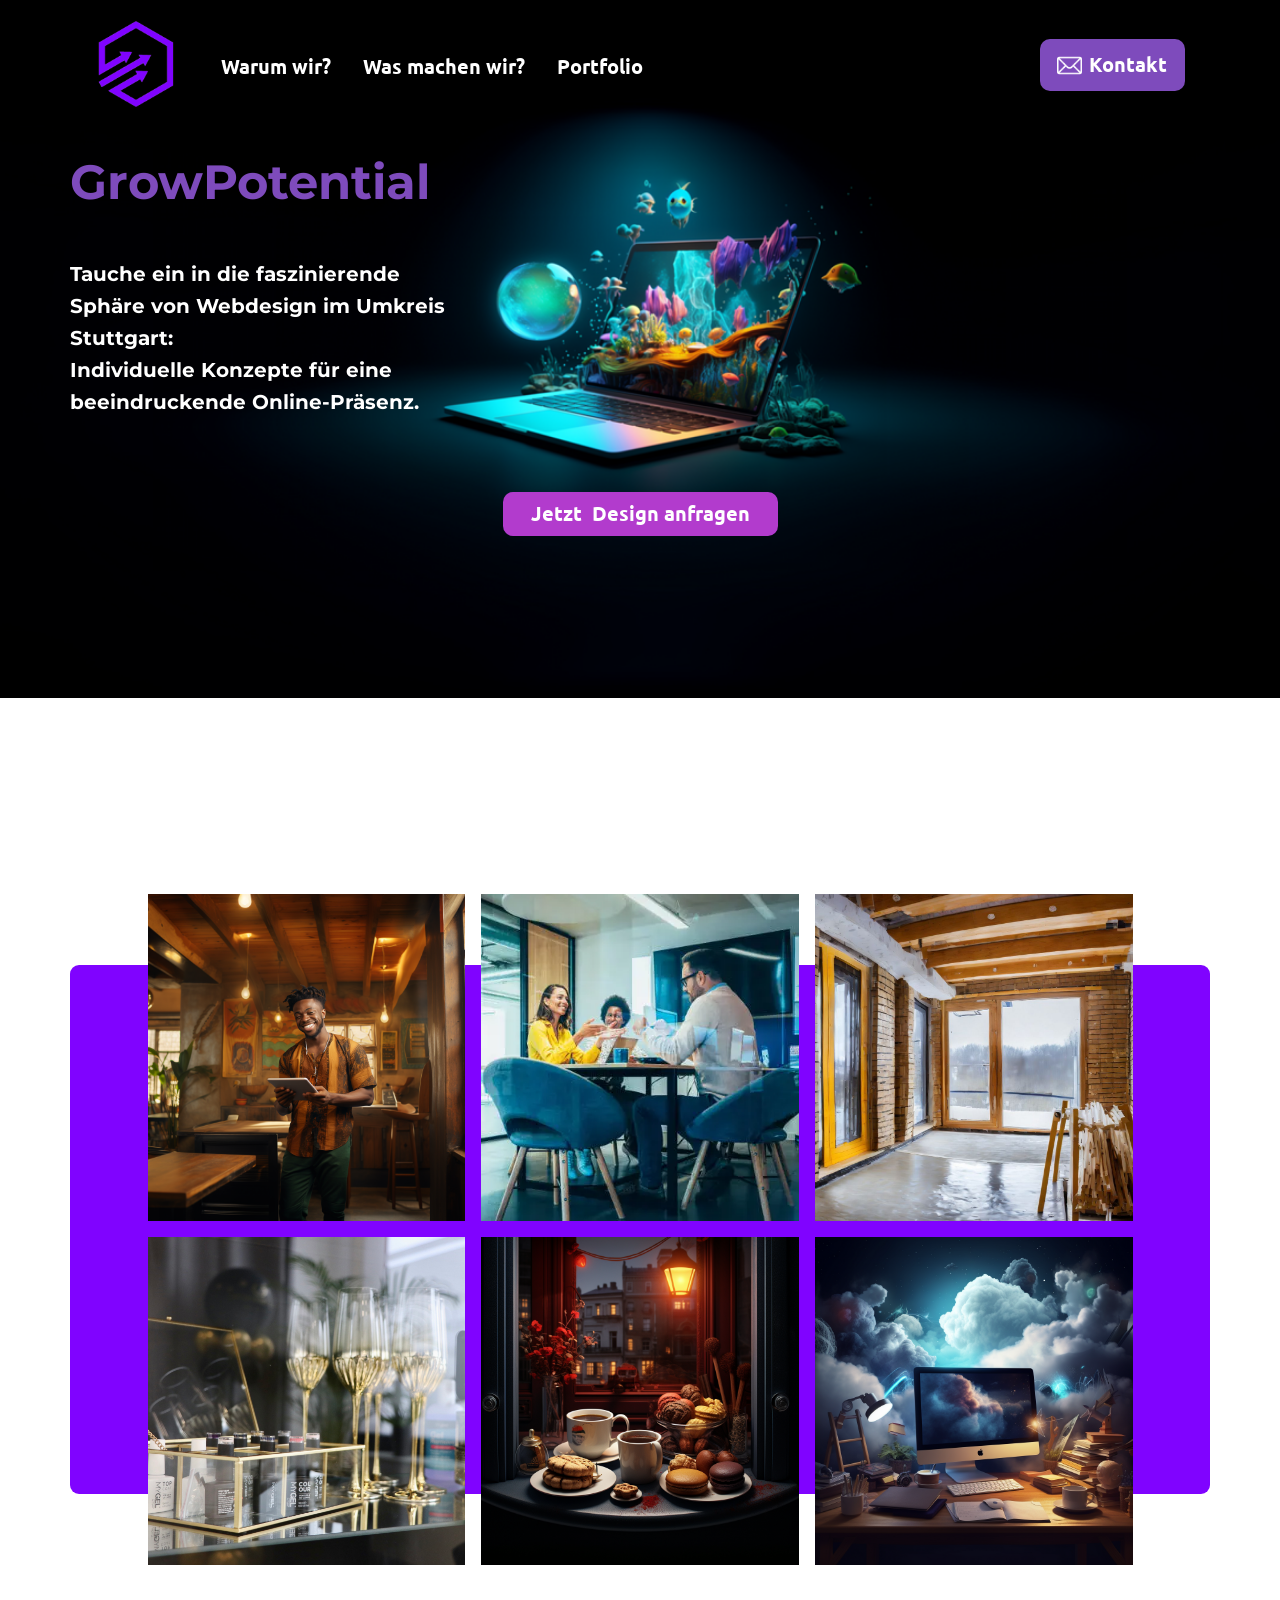
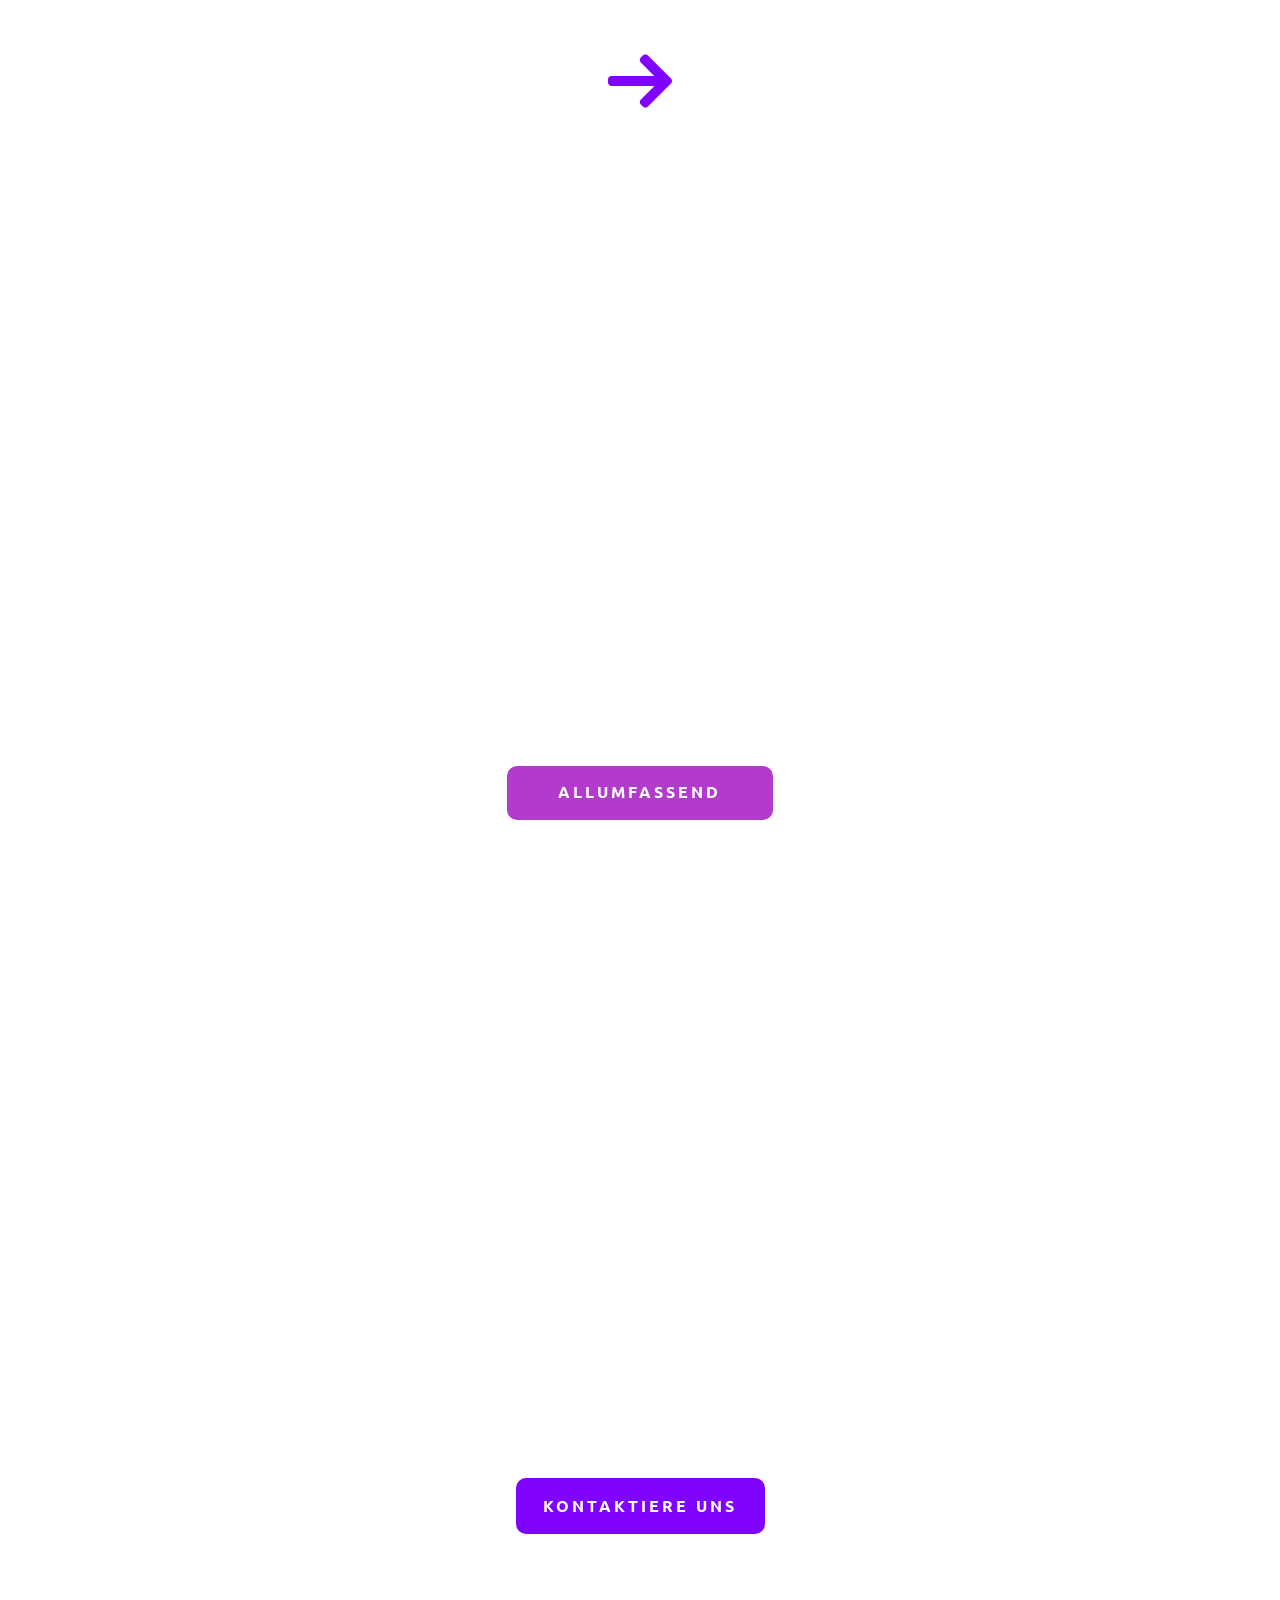
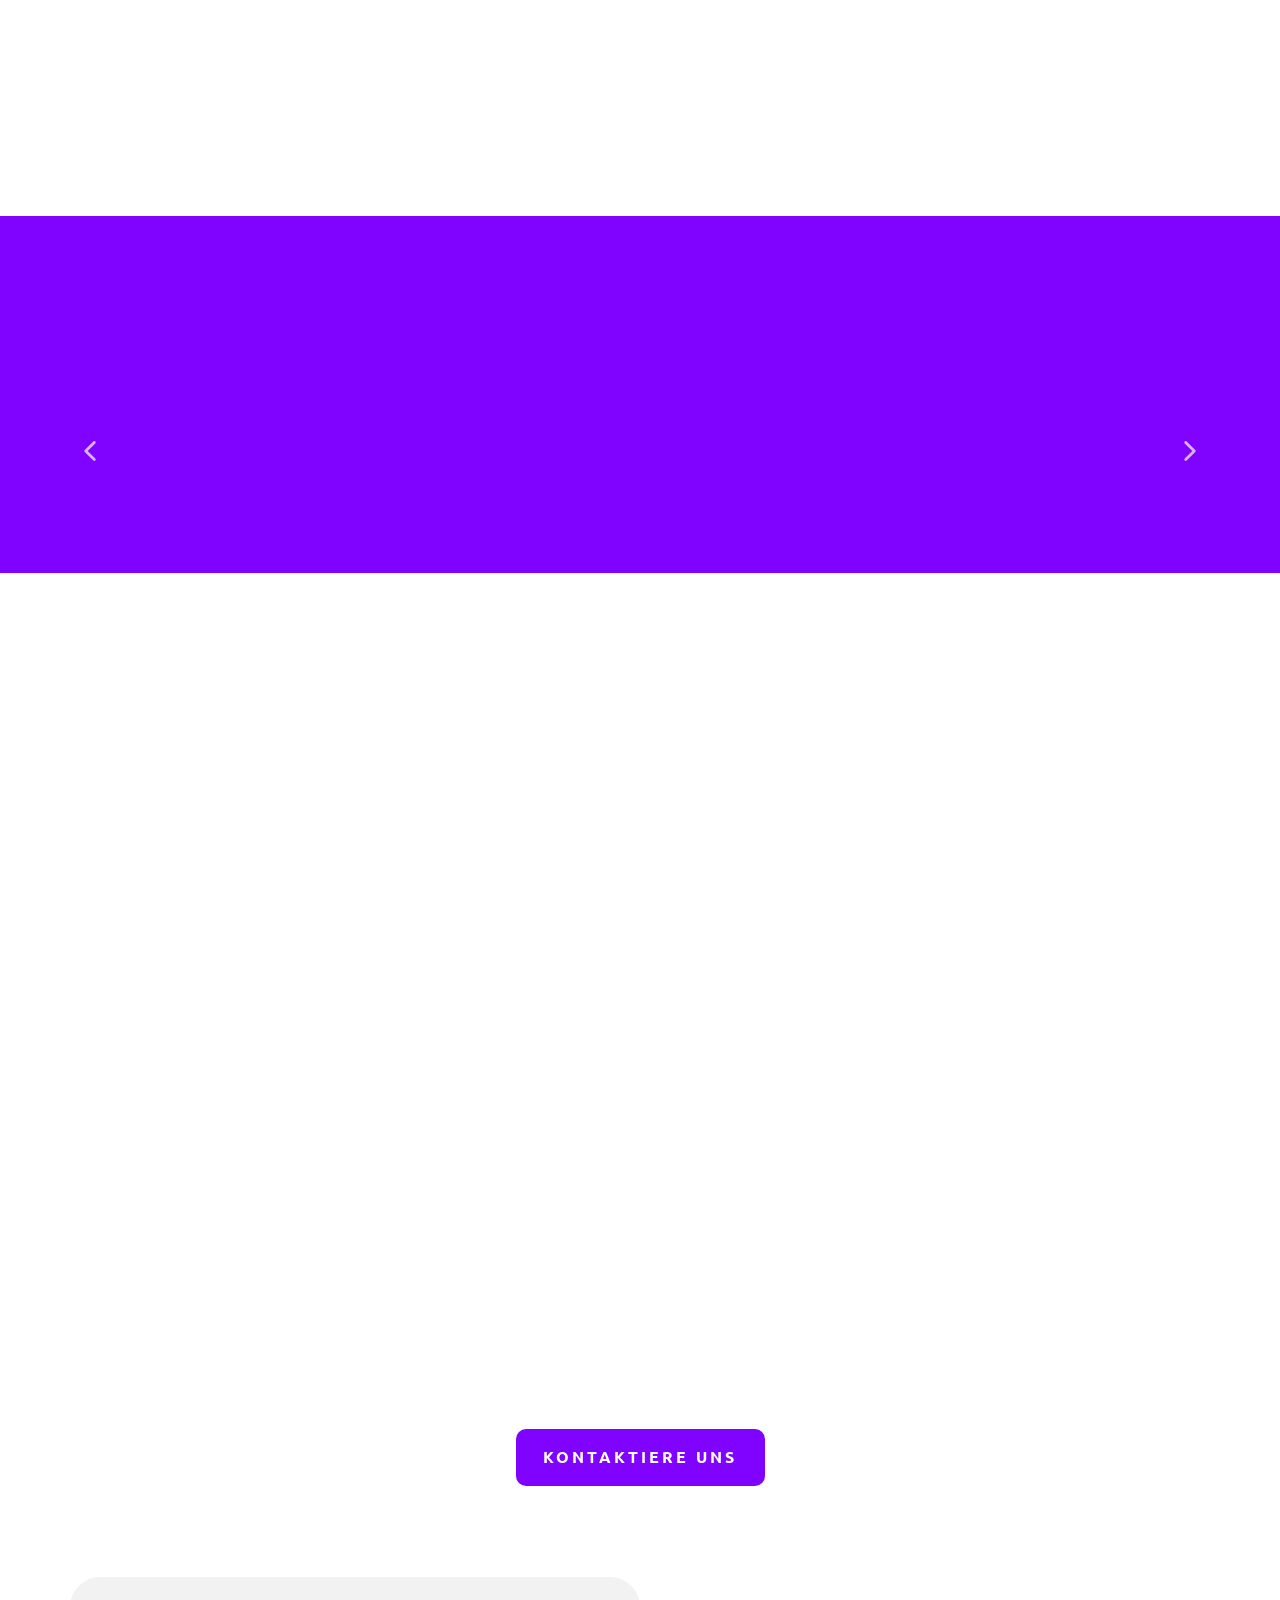
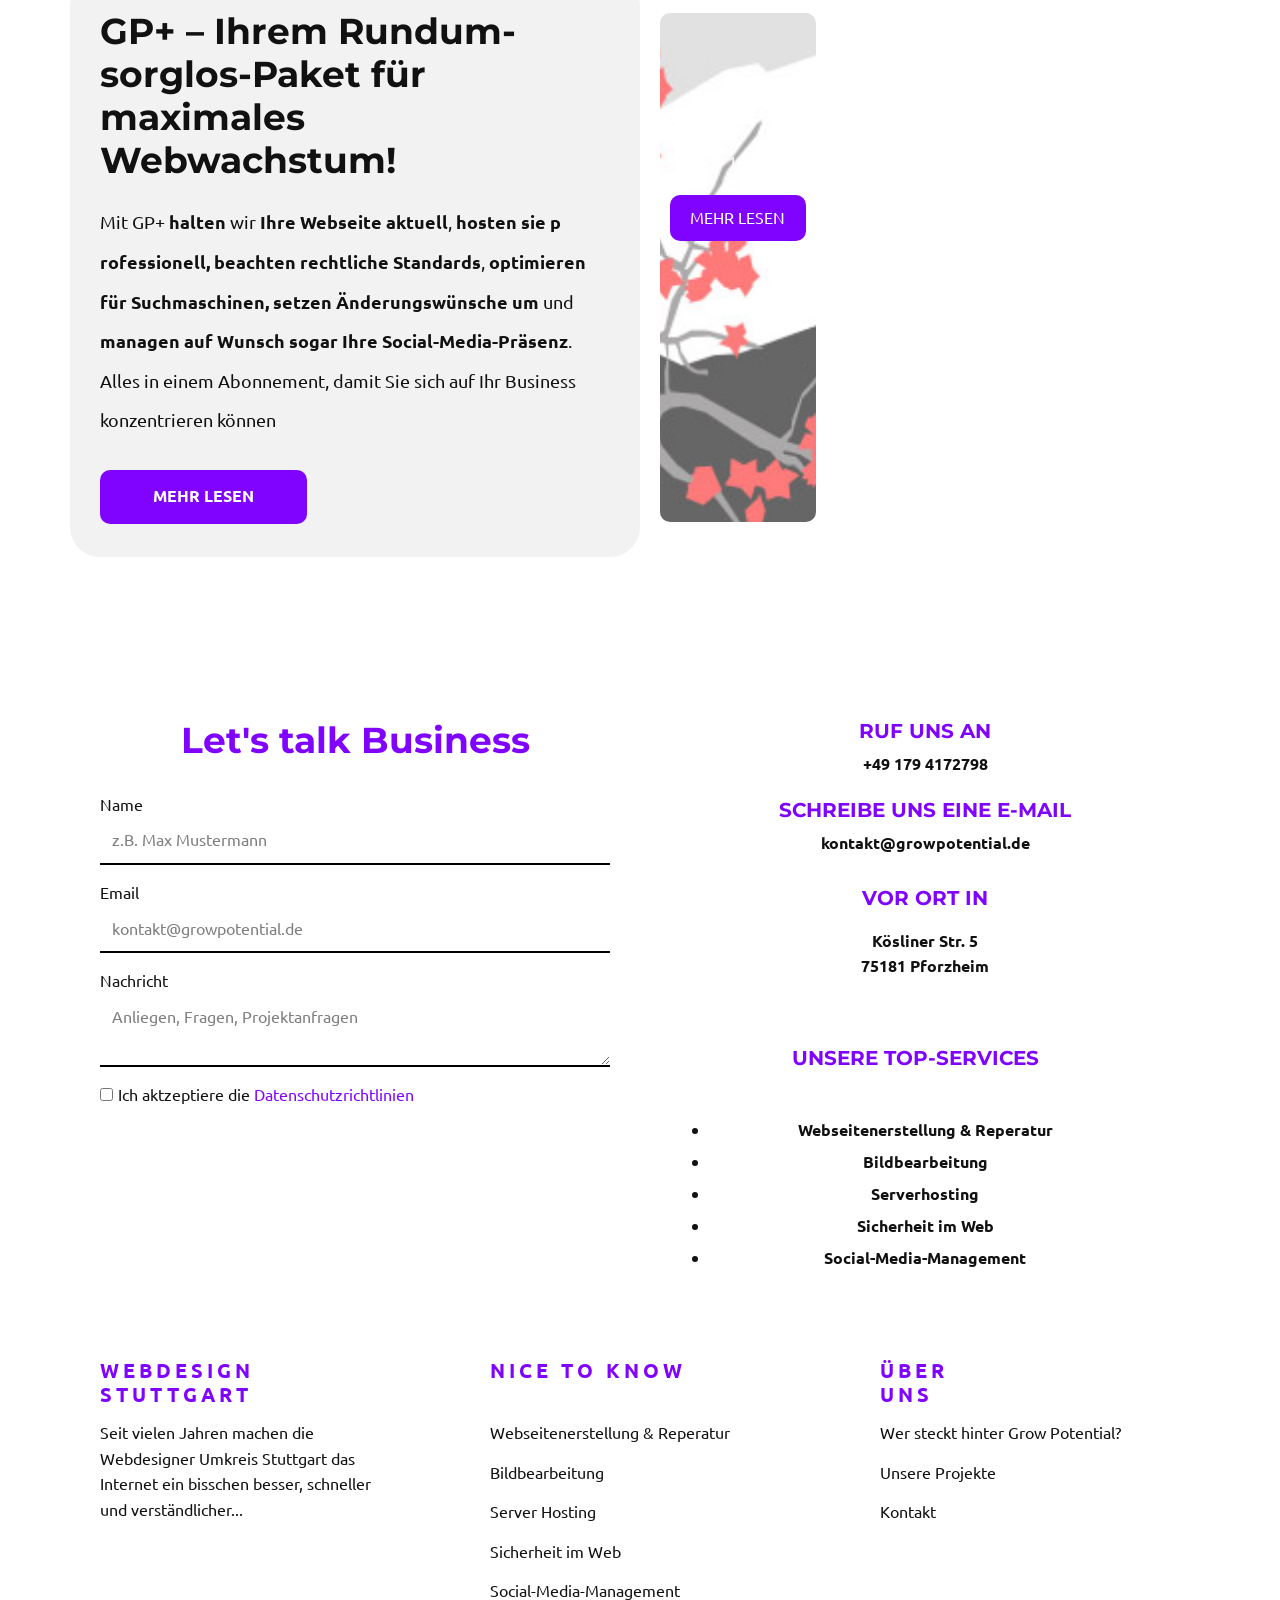
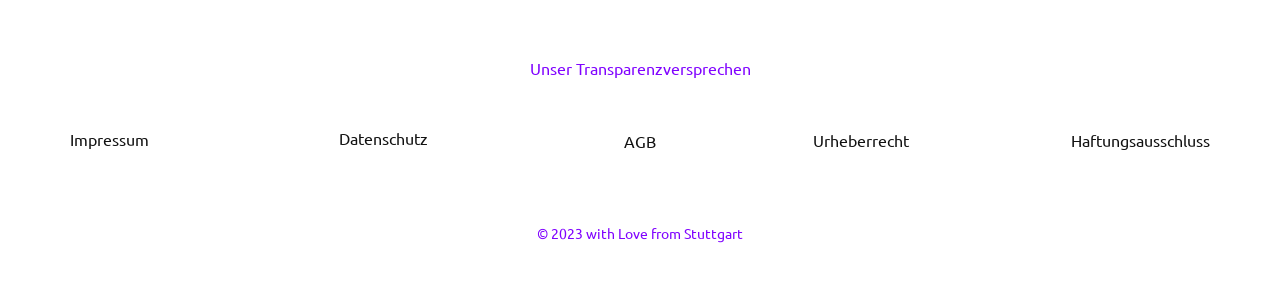
<file: index.html>
<!DOCTYPE html>
<html style="font-size: 16px;" lang="de-DE"><head>
    <meta name="viewport" content="width=device-width, initial-scale=1.0">
    <meta charset="utf-8">
    <meta name="keywords" content="​About Skill, ​Why choose us?, Why Us?, ​Our speakers, ​Just some of the places where eSkill grads are working., ​Have a question?">
    <meta name="description" content="">
    <title>Home</title>
    <link rel="stylesheet" href="nicepage.css" media="screen">
<link rel="stylesheet" href="Home.css" media="screen">
    <script class="u-script" type="text/javascript" src="jquery.js" defer=""></script>
    <script class="u-script" type="text/javascript" src="nicepage.js" defer=""></script>
    <meta name="generator" content="GrowPotential Webdesign">
    <meta name="referrer" content="origin">
    <link rel="icon" href="images/favicon.png">
    <link id="u-theme-google-font" rel="stylesheet" href="https://fonts.googleapis.com/css?family=Montserrat:100,100i,200,200i,300,300i,400,400i,500,500i,600,600i,700,700i,800,800i,900,900i|Ubuntu:300,300i,400,400i,500,500i,700,700i">
    <link id="u-page-google-font" rel="stylesheet" href="https://fonts.googleapis.com/css?family=Montserrat:100,100i,200,200i,300,300i,400,400i,500,500i,600,600i,700,700i,800,800i,900,900i|Ubuntu:300,300i,400,400i,500,500i,700,700i|Lato:100,100i,300,300i,400,400i,700,700i,900,900i">
    
    
    
    
    
    
    
    
    
    
    
    
    
    
    
    
    <script type="application/ld+json">{
		"@context": "http://schema.org",
		"@type": "Organization",
		"name": "GrowPotential Webdesign",
		"logo": "images/favicon.png?rand=8055"
}</script>
    <meta name="theme-color" content="#8003ff">
    <meta property="og:title" content="Home">
    <meta property="og:description" content="">
    <meta property="og:type" content="website">
  <script>
    function gdprConfirmed() {
        return true;
    }
    if (gdprConfirmed()) {
    document.write("\
    \
    <!-- Google Analytics -->\
    <gascript async src=\"https://www.googletagmanager.com/gtag/js?id=G-J4GH85P5CY\"></gascript>\
    <gascript>\
        window.dataLayer = window.dataLayer || [];\
        function gtag(){dataLayer.push(arguments);}\
        gtag('js', new Date());\
        gtag('config', 'G-J4GH85P5CY');\
    </gascript>\
    <!-- End Google Analytics -->\
    ".replace(/gascript/g, 'script'));
    }
    </script><script>
    function gdprConfirmed() {
        return true;
    }
    function dynamicLoadScript(src) {
        var script = document.createElement('script');
        script.src = src && typeof src === 'string' ? src : 'https://www.google.com/recaptcha/api.js?render=6LfZBDQpAAAAAEnrAy3wtXMP8q3ovz2EH6c9-pMR';
        script.async = true;
        document.body.appendChild(script);
        script.onload = function() {
            let event = new CustomEvent("recaptchaLoaded");
            document.dispatchEvent(event);
        };
    }
    document.addEventListener('DOMContentLoaded', function () {
        var confirmButton = document.querySelector('.u-cookies-consent .u-button-confirm');
        if (confirmButton) {
            confirmButton.onclick = dynamicLoadScript;
        }
    });
    </script>
    <script>
        document.addEventListener("DOMContentLoaded", function(){
            if (!gdprConfirmed()) {
                return;
            }
            dynamicLoadScript('https://www.google.com/recaptcha/enterprise.js?render=6LfZBDQpAAAAAEnrAy3wtXMP8q3ovz2EH6c9-pMR');
        });
    </script>
    <script>
        document.addEventListener("recaptchaLoaded", function() {
            if (!gdprConfirmed()) {
                return;
            }
            (function (grecaptcha, sitekey, actions) {
                var recaptcha = {
                    execute: function (action, submitFormCb) {
                        try {
                            grecaptcha.execute(
                                sitekey,
                                {action: action}
                            ).then(function (token) {
                                var forms = document.getElementsByTagName('form');

                                for (var i = 0; i < forms.length; i++) {
                                    var fields = forms[i].getElementsByTagName('input');

                                    for (var j = 0; j < fields.length; j++) {
                                        var field = fields[j];

                                        if ('recaptchaResponse' === field.getAttribute('name')) {
                                            field.setAttribute('value', token);
                                            break;
                                        }
                                    }
                                }
                                submitFormCb();
                            });
                        } catch (e) {
                            var formError = document.querySelector('.u-form-send-error');

                            if (formError) {
                                formError.innerText = 'Fehler des Website-Besitzers: ' + e.message.replace(/:[\s\S]*/, '');
                                formError.style.display = 'block';
                            }
                        }
                    },

                    executeContact: function (submitFormCb) {
                        recaptcha.execute(actions['contact'], submitFormCb);
                    }
                };

                window.recaptchaObject = recaptcha;
            })(
                
                grecaptcha.enterprise,
                '6LfZBDQpAAAAAEnrAy3wtXMP8q3ovz2EH6c9-pMR',
                {'contact': 'contact'}
            );
        });
    </script>
<meta data-intl-tel-input-cdn-path="intlTelInput/"></head>
  <body data-home-page="Home.html" data-home-page-title="Home" data-path-to-root="./" data-include-products="false" class="u-body u-overlap u-overlap-transparent u-xl-mode" data-lang="de" data-lang-de="{&quot;head-title&quot;:&quot;&quot;,&quot;head-keywords&quot;:&quot;​About Skill, ​Why choose us?, Why Us?, ​Our speakers, ​Just some of the places where eSkill grads are working., ​Have a question?&quot;,&quot;head-description&quot;:&quot;&quot;}"><header class="u-clearfix u-header u-sticky u-sticky-5d9f" id="sec-be42"><div class="u-clearfix u-sheet u-sheet-1">
        <a href="Home.html" class="u-image u-logo u-image-1" data-image-width="500" data-image-height="500" title="Home">
          <img class="u-logo-image u-logo-image-1" src="images/favicon.png?rand=8055">
        </a>
        <nav class="u-menu u-menu-one-level u-offcanvas u-menu-1" data-responsive-from="SM">
          <div class="menu-collapse" style="font-size: 1.25rem; letter-spacing: 0px; font-weight: 700;">
            <a class="u-button-style u-custom-left-right-menu-spacing u-custom-padding-bottom u-custom-text-color u-custom-text-hover-color u-custom-top-bottom-menu-spacing u-nav-link u-text-active-palette-1-base u-text-hover-palette-2-base" href="#" data-lang-de="{&quot;content&quot;:&quot;\n          <svg class=\&quot;u-svg-link\&quot; viewBox=\&quot;0 0 24 24\&quot;><use xmlns:xlink=\&quot;http://www.w3.org/1999/xlink\&quot; xlink:href=\&quot;#menu-hamburger\&quot;></use></svg>\n          <svg class=\&quot;u-svg-content\&quot; version=\&quot;1.1\&quot; id=\&quot;menu-hamburger\&quot; viewBox=\&quot;0 0 16 16\&quot; x=\&quot;0px\&quot; y=\&quot;0px\&quot; xmlns:xlink=\&quot;http://www.w3.org/1999/xlink\&quot; xmlns=\&quot;http://www.w3.org/2000/svg\&quot;><g><rect y=\&quot;1\&quot; width=\&quot;16\&quot; height=\&quot;2\&quot;></rect><rect y=\&quot;7\&quot; width=\&quot;16\&quot; height=\&quot;2\&quot;></rect><rect y=\&quot;13\&quot; width=\&quot;16\&quot; height=\&quot;2\&quot;></rect>\n</g></svg>\n        &quot;,&quot;href&quot;:&quot;#&quot;}">
              <svg class="u-svg-link" viewBox="0 0 24 24"><use xmlns:xlink="http://www.w3.org/1999/xlink" xlink:href="#menu-hamburger"></use></svg>
              <svg class="u-svg-content" version="1.1" id="menu-hamburger" viewBox="0 0 16 16" x="0px" y="0px" xmlns:xlink="http://www.w3.org/1999/xlink" xmlns="http://www.w3.org/2000/svg"><g><rect y="1" width="16" height="2"></rect><rect y="7" width="16" height="2"></rect><rect y="13" width="16" height="2"></rect>
</g></svg>
            </a>
          </div>
          <div class="u-custom-menu u-nav-container">
            <ul class="u-nav u-unstyled u-nav-1"><li class="u-nav-item"><a class="u-button-style u-nav-link u-text-active-palette-1-base u-text-hover-grey-50 u-text-white" style="padding: 10px 16px;">Warum wir?</a>
</li><li class="u-nav-item"><a class="u-button-style u-nav-link u-text-active-palette-1-base u-text-hover-grey-50 u-text-white" style="padding: 10px 16px;">Was machen wir?</a>
</li><li class="u-nav-item"><a class="u-button-style u-nav-link u-text-active-palette-1-base u-text-hover-grey-50 u-text-white" style="padding: 10px 19px 10px 16px;">Portfolio</a>
</li></ul>
          </div>
          <div class="u-custom-menu u-nav-container-collapse">
            <div class="u-black u-container-style u-inner-container-layout u-opacity u-opacity-95 u-sidenav">
              <div class="u-inner-container-layout u-sidenav-overflow">
                <div class="u-menu-close"></div>
                <ul class="u-align-center u-nav u-popupmenu-items u-unstyled u-nav-2"><li class="u-nav-item"><a class="u-button-style u-nav-link">Warum wir?</a>
</li><li class="u-nav-item"><a class="u-button-style u-nav-link">Was machen wir?</a>
</li><li class="u-nav-item"><a class="u-button-style u-nav-link">Portfolio</a>
</li></ul>
              </div>
            </div>
            <div class="u-black u-menu-overlay u-opacity u-opacity-70"></div>
          </div>
        </nav>
        <a href="tel:+12345678910" class="u-align-center u-border-none u-btn u-button-style u-custom-color-5 u-hover-feature u-hover-palette-1-base u-radius-10 u-text-active-white u-btn-1" data-lang-de="{&quot;content&quot;:&quot;<span class=\&quot;u-file-icon u-icon u-text-white u-block-control u-icon-1\&quot; style=\&quot;margin-right: 7px; font-size: 1.25em; vertical-align: -2px\&quot; data-block=\&quot;12\&quot;><img src=\&quot;images/646094-d32b5ee5.png\&quot; alt=\&quot;\&quot; data-original-src=\&quot;images/646094.png\&quot; data-color=\&quot;#000000\&quot;></span>Kontakt&quot;,&quot;href&quot;:&quot;tel:+12345678910&quot;}"><span class="u-file-icon u-icon u-text-white u-icon-1"><img src="images/646094-d32b5ee5.png" alt=""></span>Kontakt
        </a>
      </div><style class="u-sticky-style" data-style-id="5d9f">.u-sticky-fixed.u-sticky-5d9f:before, .u-body.u-sticky-fixed .u-sticky-5d9f:before {
borders: top right bottom left !important; border-color: #ffffff !important; border-width: 2px !important
}</style></header>
    <section class="skrollable u-clearfix u-image u-parallax u-uploaded-video u-section-1" id="sec-1ee3" data-image-width="1456" data-image-height="816">
      <div class="u-clearfix u-sheet u-valign-middle-sm u-sheet-1">
        <h2 class="u-align-center-xs u-align-left-lg u-align-left-md u-align-left-sm u-align-left-xl u-hover-feature u-text u-text-default-lg u-text-default-md u-text-default-sm u-text-default-xl u-text-1" data-lang-de="<a class=&quot;u-active-none u-btn u-button-link u-button-style u-hover-feature u-hover-none u-text-hover-palette-1-base u-block-control u-text-custom-color-5 u-none u-btn-1&quot; data-href=&quot;https://nicepage.com&quot; data-current-state=&quot;default&quot; data-hover-preset-name=&quot;slideIn&quot; data-css=&quot;{&amp;quot;default&amp;quot;:{&amp;quot;color&amp;quot;:&amp;quot;none&amp;quot;,&amp;quot;transform&amp;quot;:&amp;quot;translateX(0) translateY(0) scale(1) rotate(0deg)&amp;quot;,&amp;quot;background-image&amp;quot;:&amp;quot;&amp;quot;,&amp;quot;gradient&amp;quot;:&amp;quot;&amp;quot;,&amp;quot;text-color&amp;quot;:&amp;quot;custom-color-5&amp;quot;,&amp;quot;font-size&amp;quot;:60,&amp;quot;shadow&amp;quot;:{&amp;quot;x&amp;quot;:&amp;quot;0px&amp;quot;,&amp;quot;y&amp;quot;:&amp;quot;0px&amp;quot;,&amp;quot;blur&amp;quot;:&amp;quot;0px&amp;quot;,&amp;quot;color&amp;quot;:&amp;quot;black&amp;quot;,&amp;quot;transparency&amp;quot;:&amp;quot;0&amp;quot;,&amp;quot;toString&amp;quot;:null,&amp;quot;toJSON&amp;quot;:null,&amp;quot;spread&amp;quot;:null}},&amp;quot;hover&amp;quot;:{&amp;quot;transform&amp;quot;:&amp;quot;scale(1.1) translateX(0px) translateY(0px)&amp;quot;,&amp;quot;color&amp;quot;:&amp;quot;none&amp;quot;,&amp;quot;shadow&amp;quot;:{&amp;quot;x&amp;quot;:&amp;quot;0px&amp;quot;,&amp;quot;y&amp;quot;:&amp;quot;0px&amp;quot;,&amp;quot;blur&amp;quot;:&amp;quot;0px&amp;quot;,&amp;quot;spread&amp;quot;:&amp;quot;&amp;quot;,&amp;quot;color&amp;quot;:&amp;quot;black&amp;quot;,&amp;quot;transparency&amp;quot;:&amp;quot;&amp;quot;,&amp;quot;toString&amp;quot;:null,&amp;quot;toJSON&amp;quot;:null},&amp;quot;border-radius&amp;quot;:&amp;quot;&amp;quot;,&amp;quot;border&amp;quot;:&amp;quot;&amp;quot;,&amp;quot;border-color&amp;quot;:&amp;quot;&amp;quot;,&amp;quot;text-color&amp;quot;:&amp;quot;&amp;quot;,&amp;quot;text-shadow&amp;quot;:{&amp;quot;x&amp;quot;:&amp;quot;0px&amp;quot;,&amp;quot;y&amp;quot;:&amp;quot;0px&amp;quot;,&amp;quot;blur&amp;quot;:&amp;quot;0px&amp;quot;,&amp;quot;color&amp;quot;:&amp;quot;black&amp;quot;,&amp;quot;transparency&amp;quot;:&amp;quot;&amp;quot;,&amp;quot;toString&amp;quot;:null,&amp;quot;toJSON&amp;quot;:null,&amp;quot;spread&amp;quot;:null}},&amp;quot;hover-on-group&amp;quot;:{&amp;quot;transform&amp;quot;:&amp;quot;rotate(0deg) scale(1) translateX(0px) translateY(0px)&amp;quot;}}&quot; data-animation-name=&quot;customAnimationIn&quot; data-animation-duration=&quot;1000&quot; data-animation-delay=&quot;0&quot; style=&quot;transition-duration: 1s; box-shadow: 0px 0px 0px rgba(0,0,0,0); text-shadow: 0px 0px 0px rgba(0,0,0,0); font-size: 3.75rem; transform: translateX(0px) translateY(0px) scale(1) rotate(0deg); --animation-custom_in-translate_x: 0px; --animation-custom_in-translate_y: 300px; --animation-custom_in-opacity: 0; --animation-custom_in-rotate: 0deg; --animation-custom_in-scale: 1; padding: 0px;&quot; data-block=&quot;15&quot; data-block-type=&quot;Button,TextButton&quot;>​​GrowPotential&amp;nbsp;</a>">
          <a class="u-active-none u-btn u-button-link u-button-style u-hover-feature u-hover-none u-none u-text-custom-color-5 u-text-hover-palette-1-base u-btn-1" data-href="https://nicepage.com"> GrowPotential&nbsp;</a>
        </h2>
        <h1 class="u-align-center-xs u-hover-feature u-text u-text-body-alt-color u-text-2" data-lang-de="Tauche ein in die Welt neuester Technologien im Hero Sektor, wo Designs zu Innovationen werden und Kreativität grenzenlos aufblüht." data-animation-name="customAnimationIn" data-animation-duration="2000" data-animation-delay="0"> Tauche ein in die faszinierende Sphäre von Webdesign im Umkreis Stuttgart:&nbsp;<br>Individuelle Konzepte für eine beeindruckende Online-Präsenz.
        </h1>
        <img class="infinite u-hover-feature u-image u-image-contain u-image-default u-image-1" src="images/wunderschoene-fische-unter-wasser-removebg-preview.png" alt="" data-image-width="612" data-image-height="408" data-animation-name="customAnimationIn" data-animation-duration="10000" data-animation-direction="" data-animation-delay="1000" data-lang-de="">
        <img class="infinite u-hover-feature u-image u-image-contain u-image-default u-image-2" src="images/schoene-gruppe-von-fischen-unter-wasser-removebg-preview.png" alt="" data-image-width="408" data-image-height="612" data-animation-name="customAnimationIn" data-animation-duration="10000" data-animation-direction="" data-animation-out="1" data-lang-de="">
        <a href="tel:+12345678910" class="u-border-none u-btn u-button-style u-custom-color-6 u-hover-feature u-hover-palette-1-dark-1 u-radius u-text-active-white u-btn-2" data-lang-de="{&quot;content&quot;:&quot;Jetzt&amp;nbsp; Design anfragen&quot;,&quot;href&quot;:&quot;tel:+12345678910&quot;}">Jetzt&nbsp; Design anfragen</a>
      </div>
      
      
      
      
      
      
    </section>
    <section class="u-clearfix u-container-align-center-md u-white u-section-2" id="carousel_1cae">
      <div class="u-clearfix u-sheet u-valign-middle-lg u-valign-middle-md u-valign-middle-sm u-valign-middle-xs u-sheet-1">
        <h2 class="u-align-center u-text u-text-default u-text-1" data-lang-de="Unsere Projekte,..." data-animation-name="customAnimationIn" data-animation-duration="1000" data-animation-delay="1000">Unsere Projekte,...</h2>
        <p class="u-align-center u-text u-text-2" data-lang-de="​...wo jede Zeile Code ein <span style=&quot;font-weight: 700;&quot;>Gedanke</span>, jede Farbpalette eine <span style=&quot;font-weight: 700;&quot;>Emotion</span> und jede Interaktion eine <span style=&quot;font-weight: 700;&quot;>Geschichte</span> erzählt" data-animation-name="customAnimationIn" data-animation-duration="1000" data-animation-delay="1250"> ...wo jede Zeile Code ein <span style="font-weight: 700;">Gedanke</span>, jede Farbpalette eine <span style="font-weight: 700;">Emotion</span> und jede Interaktion eine <span style="font-weight: 700;">Geschichte</span> erzählt
        </p>
        <div class="u-expanded-width u-palette-1-base u-radius-9 u-shape u-shape-round u-shape-1"></div>
        <div class="u-expanded-width-xs u-gallery u-layout-grid u-lightbox u-no-transition u-show-text-on-hover u-gallery-1">
          <div class="u-gallery-inner u-gallery-inner-1">
            <div class="u-effect-fade u-gallery-item">
              <div class="u-back-slide" data-image-width="1024" data-image-height="1024">
                <img class="u-back-image u-expanded" src="images/growpotential_an_african_man_holding_a_contact_form_and_smiling_6e69eb6c-1215-4937-9a19-3db52d06b6bb.png" alt="MamaAfrika">
              </div>
              <div class="u-container-align-left u-over-slide u-shading u-over-slide-1">
                <h3 class="u-align-left u-gallery-heading" style="margin-left: 0px; margin-right: auto; font-size: 1.5rem; background-image: none;">MamaAfrika</h3>
                <p class="u-align-left u-custom-font u-font-ubuntu u-gallery-text" style="margin-left: 0px; margin-right: auto; font-size: 1.5rem; background-image: none;">Genieße eine kulinarische Safari in unserem afrikanischen Restaurant im Herzen Pforzheim´s.</p>
              </div>
            </div>
            <div class="u-effect-fade u-gallery-item">
              <div class="u-back-slide" data-image-width="612" data-image-height="408">
                <img class="u-back-image u-expanded u-back-image-2" src="images/istockphoto-1464853466-612x612-1.webp" alt="Verkaufstraining Deutschland GmbH">
              </div>
              <div class="u-container-align-left u-over-slide u-shading u-over-slide-2">
                <h3 class="u-align-left u-gallery-heading" style="margin-left: 0px; margin-right: auto; font-size: 1.5rem; background-image: none;">Verkaufstraining Deutschland GmbH</h3>
                <p class="u-align-left u-custom-font u-font-ubuntu u-gallery-text" style="margin-left: 0px; margin-right: auto; font-size: 1.5rem; background-image: none;">Wir unterstützen dich auf dem Weg zu effektiven Verkaufsstrategien und nachhaltigem Erfolg.</p>
              </div>
            </div>
            <div class="u-effect-fade u-gallery-item">
              <div class="u-back-slide" data-image-width="2560" data-image-height="1463">
                <img class="u-back-image u-expanded u-back-image-3" src="images/Fireflyfensterundturenbaufirmen19980-scaled.jpg" alt="O&amp;amp;E - Fenster- &amp;amp; Türenbau">
              </div>
              <div class="u-container-align-left u-over-slide u-shading u-over-slide-3">
                <h3 class="u-align-left u-gallery-heading" style="margin-left: 0px; margin-right: auto; font-size: 1.5rem; background-image: none;">O&amp;E - Fenster- &amp; Türenbau</h3>
                <p class="u-align-left u-custom-font u-font-ubuntu u-gallery-text" style="margin-left: 0px; margin-right: auto; font-size: 1.5rem; background-image: none;">Entdecke die Welt der handgefertigten Qualität, die mit Präzision und Ästhetik deine Wohnräume mit Eleganz bereichern.</p>
              </div>
            </div>
            <div class="u-effect-fade u-gallery-item">
              <div class="u-back-slide" data-image-width="1920" data-image-height="1280">
                <img class="u-back-image u-expanded" src="images/IMG_1947.jpg" alt="Rheinschön">
              </div>
              <div class="u-container-align-left u-over-slide u-shading u-over-slide-4">
                <h3 class="u-align-left u-gallery-heading" style="margin-left: 0px; margin-right: auto; font-size: 1.5rem; background-image: none;">Rheinschön</h3>
                <p class="u-align-left u-custom-font u-font-ubuntu u-gallery-text" style="margin-left: 0px; margin-right: auto; font-size: 1.5rem; background-image: none;">Verwöhne deine Sinne in unserem Kosmetikstudio Rheinschön. Tauche ein in eine Welt der Schönheit und Entspannung.</p>
              </div>
            </div>
            <div class="u-effect-fade u-gallery-item">
              <div class="u-back-slide" data-image-width="1024" data-image-height="1024">
                <img class="u-back-image u-expanded u-back-image-5" src="images/growpotential_create_a_picture_of_a_coffee_and_food_partner_in__2343ef91-522a-4b56-909f-81a35429fe96.png" alt="Genuss Kratt">
              </div>
              <div class="u-container-align-left u-over-slide u-shading u-over-slide-5">
                <h3 class="u-align-left u-gallery-heading" style="margin-left: 0px; margin-right: auto; font-size: 1.5rem; background-image: none;">Genuss Kratt</h3>
                <p class="u-align-left u-custom-font u-font-ubuntu u-gallery-text" style="margin-left: 0px; margin-right: auto; font-size: 1.5rem; background-image: none;">Erlebe Frische und Qualität mit Genuss Kratt. Die Vielfalt unserer Produkte macht den Besuch zu einem visuellen Genuss.</p>
              </div>
            </div>
            <div class="u-effect-fade u-gallery-item">
              <div class="u-back-slide" data-image-width="1024" data-image-height="1024">
                <img class="u-back-image u-expanded u-back-image-6" src="images/growpotential_create_an_image_for_web_design_projects_00e2ceaf-c81a-44e5-9627-e29d3e0e6785.png" alt="Weitere Projekte">
              </div>
              <div class="u-container-align-left u-over-slide u-shading u-over-slide-6">
                <h3 class="u-align-left u-gallery-heading" style="margin-left: 0px; margin-right: auto; font-size: 1.5rem; background-image: none;">Weitere Projekte</h3>
                <p class="u-align-left u-custom-font u-font-ubuntu u-gallery-text" style="margin-left: 0px; margin-right: auto; font-size: 1.5rem; background-image: none;">Tauche ein in die Welt hochwertiger Produkte, die Innovation, Qualität und Funktionalität vereinen.</p>
              </div>
            </div>
          </div>
        </div>
      </div>
      
    </section>
    <section class="u-clearfix u-section-3" id="sec-7f4a">
      <div class="u-clearfix u-sheet u-sheet-1"><span class="u-file-icon u-icon u-text-palette-1-base u-icon-1" data-animation-name="hinge" data-animation-duration="5000" data-animation-direction="" data-animation-delay="0"><img src="images/271226-78042de7.png" alt=""></span>
        <a href="https://nicepage.review" class="u-active-palette-2-light-2 u-border-none u-btn u-button-style u-hover-custom-color-6 u-hover-feature u-palette-1-base u-radius u-text-active-white u-text-hover-white u-btn-1" data-animation-name="customAnimationIn" data-animation-duration="1000" data-lang-de="{&quot;content&quot;:&quot;Kontaktiere uns&quot;,&quot;href&quot;:&quot;https://nicepage.review&quot;}">Kontaktiere uns</a>
      </div>
      
    </section>
    <section class="u-align-center-lg u-align-center-md u-align-center-xl u-align-left-sm u-align-left-xs u-clearfix u-white u-section-4" id="carousel_f72f" data-animation-name="" data-animation-duration="0" data-animation-delay="0" data-animation-direction="">
      <div class="u-clearfix u-sheet u-sheet-1">
        <h2 class="u-align-center u-text u-text-default u-text-1" data-lang-de="​Der Schlüssel zu visueller Exzellenz" data-animation-name="customAnimationIn" data-animation-duration="1000"> Der Schlüssel zu visueller Exzellenz</h2>
        <p class="u-align-center u-text u-text-2" data-lang-de="​Wir sind Ihre Partner für herausragendes Webdesign. Ihre Website, unser Können – eine unschlagbare Kombination." data-animation-name="customAnimationIn" data-animation-duration="1000" data-animation-delay="500"> Wir sind Ihre Partner für herausragendes Webdesign. Ihre Website, unser Können – eine unschlagbare Kombination.</p>
        <div class="u-expanded-width u-list u-list-1">
          <div class="u-repeater u-repeater-1">
            <div class="u-container-style u-custom-item u-dialog-link u-hover-feature u-list-item u-radius u-repeater-item u-shape-rectangle u-list-item-1" data-href="#sec-d920" data-animation-name="customAnimationIn" data-animation-duration="1000" data-animation-delay="1000">
              <div class="u-container-layout u-similar-container u-container-layout-1">
                <div class="custom-expanded u-image u-image-circle u-preserve-proportions u-image-1" alt="" data-image-width="1024" data-image-height="1024"></div>
                <a href="https://nicepage.com/html-website-builder" class="u-align-center u-border-2 u-border-palette-2-base u-btn u-button-style u-custom-font u-font-ubuntu u-hover-palette-2-light-1 u-none u-radius-6 u-text-body-color u-text-hover-white u-btn-1" data-lang-de="{&quot;content&quot;:&quot;​​Webseitenerstellung<br>&amp;amp; Reperatur​<span class=\&quot;u-file-icon u-icon u-text-palette-1-base u-block-control u-icon-1\&quot; style=\&quot;margin-left: 5px; vertical-align: 0px\&quot; data-block=\&quot;38\&quot;><img src=\&quot;images/82118-7e0e26d3.png\&quot; alt=\&quot;\&quot;  data-color=\&quot;#231f20\&quot;></span>​&quot;,&quot;href&quot;:&quot;https://nicepage.com/html-website-builder&quot;}"> Webkonstruktion<span class="u-file-icon u-icon u-text-palette-1-base u-icon-1"><img src="images/82118-7e0e26d3.png" alt=""></span>
                </a>
              </div>
            </div>
            <div class="u-container-style u-custom-item u-dialog-link u-hover-feature u-list-item u-radius u-repeater-item u-shape-rectangle u-list-item-2" data-href="#sec-5a2f" data-animation-name="customAnimationIn" data-animation-duration="1000" data-animation-delay="1000">
              <div class="u-container-layout u-similar-container u-container-layout-2">
                <div class="custom-expanded u-image u-image-circle u-preserve-proportions u-image-2" alt="" data-image-width="1024" data-image-height="1024" data-animation-name="customAnimationIn" data-animation-duration="1000"></div>
                <a href="https://nicepage.com/html-website-builder" class="u-align-center u-border-2 u-border-palette-2-base u-btn u-button-style u-custom-font u-font-ubuntu u-hover-palette-2-light-1 u-none u-radius-6 u-text-body-color u-text-hover-white u-btn-2" data-lang-de="{&quot;content&quot;:&quot;​Bildbearbeitung&amp;nbsp;<br>für alle Zwecke&amp;nbsp;<span class=\&quot;u-file-icon u-icon u-text-palette-1-base u-block-control u-icon-2\&quot; style=\&quot;vertical-align: 0px\&quot; data-block=\&quot;42\&quot;><img src=\&quot;images/82118-7e0e26d3.png\&quot; alt=\&quot;\&quot;  data-color=\&quot;#231f20\&quot;></span>​&quot;,&quot;href&quot;:&quot;https://nicepage.com/html-website-builder&quot;}" data-animation-name="customAnimationIn" data-animation-duration="1000"> Bildbearbeitung&nbsp;&nbsp;<span class="u-file-icon u-icon u-text-palette-1-base u-icon-2"><img src="images/82118-7e0e26d3.png" alt=""></span>
                </a>
              </div>
            </div>
            <div class="u-container-style u-custom-item u-dialog-link u-hover-feature u-list-item u-radius u-repeater-item u-shape-rectangle u-list-item-3" data-href="#sec-17a1" data-animation-name="customAnimationIn" data-animation-duration="1000" data-animation-delay="1000">
              <div class="u-container-layout u-similar-container u-container-layout-3">
                <div class="custom-expanded u-image u-image-circle u-preserve-proportions u-image-3" alt="" data-image-width="1024" data-image-height="1024" data-animation-name="customAnimationIn" data-animation-duration="1000"></div>
                <a href="https://nicepage.com/html-website-builder" class="u-align-center u-border-2 u-border-palette-2-base u-btn u-button-style u-custom-font u-font-ubuntu u-hover-palette-2-light-1 u-none u-radius-6 u-text-body-color u-text-hover-white u-btn-3" data-lang-de="{&quot;content&quot;:&quot;​eigener&amp;nbsp;<br>Serverhosting&amp;nbsp;<span class=\&quot;u-file-icon u-icon u-text-palette-1-base u-block-control u-icon-3\&quot; style=\&quot;vertical-align: 0px\&quot; data-block=\&quot;46\&quot;><img src=\&quot;images/82118-7e0e26d3.png\&quot; alt=\&quot;\&quot;  data-color=\&quot;#231f20\&quot;></span>​&quot;,&quot;href&quot;:&quot;https://nicepage.com/html-website-builder&quot;}" data-animation-name="customAnimationIn" data-animation-duration="1000">Serverhosting&nbsp;<span class="u-file-icon u-icon u-text-palette-1-base u-icon-3"><img src="images/82118-7e0e26d3.png" alt=""></span>
                </a>
              </div>
            </div>
            <div class="u-container-style u-custom-item u-dialog-link u-hover-feature u-list-item u-radius u-repeater-item u-shape-rectangle u-list-item-4" data-href="#sec-c178" data-animation-name="customAnimationIn" data-animation-duration="1000" data-animation-delay="1000">
              <div class="u-container-layout u-similar-container u-container-layout-4">
                <div class="custom-expanded u-image u-image-circle u-preserve-proportions u-image-4" alt="" data-image-width="1024" data-image-height="1024" data-animation-name="customAnimationIn" data-animation-duration="1000"></div>
                <a href="https://nicepage.com/html-website-builder" class="u-align-center u-border-2 u-border-palette-2-base u-btn u-button-style u-custom-font u-font-ubuntu u-hover-palette-2-light-1 u-none u-radius-6 u-text-body-color u-text-hover-white u-btn-4" data-lang-de="{&quot;content&quot;:&quot;​​<b>Sicherheit&amp;nbsp;<br>im Web -&amp;nbsp;</b>&amp;nbsp;<span class=\&quot;u-file-icon u-icon u-text-palette-1-base u-block-control\&quot; style=\&quot;\&quot; data-block=\&quot;50\&quot;><img src=\&quot;images/82118-7e0e26d3.png\&quot; alt=\&quot;\&quot;  data-color=\&quot;#231f20\&quot;></span>​&quot;,&quot;href&quot;:&quot;https://nicepage.com/html-website-builder&quot;}" data-animation-name="customAnimationIn" data-animation-duration="1000"><b>Sicherheit&nbsp;</b><span class="u-file-icon u-icon u-text-palette-1-base"><img src="images/82118-7e0e26d3.png" alt=""></span>
                </a>
              </div>
            </div>
            <div class="u-container-style u-custom-item u-dialog-link u-hover-feature u-list-item u-radius u-repeater-item u-shape-rectangle u-list-item-5" data-href="#sec-fb92" data-animation-name="customAnimationIn" data-animation-duration="1000" data-animation-delay="1000">
              <div class="u-container-layout u-similar-container u-container-layout-5">
                <div class="custom-expanded u-image u-image-circle u-preserve-proportions u-image-5" alt="" data-image-width="1024" data-image-height="1024" data-animation-name="customAnimationIn" data-animation-duration="1000"></div>
                <a href="https://nicepage.com/html-website-builder" class="u-align-center u-border-2 u-border-palette-2-base u-btn u-button-style u-custom-font u-font-ubuntu u-hover-palette-2-light-1 u-none u-radius-6 u-text-body-color u-text-hover-white u-btn-5" data-lang-de="{&quot;content&quot;:&quot;​​<b>Social-Media-<br>Management</b>&amp;nbsp;<span class=\&quot;u-file-icon u-icon u-text-palette-1-base u-block-control\&quot; style=\&quot;\&quot; data-block=\&quot;54\&quot;><img src=\&quot;images/82118-7e0e26d3.png\&quot; alt=\&quot;\&quot;  data-color=\&quot;#231f20\&quot;></span>​&quot;,&quot;href&quot;:&quot;https://nicepage.com/html-website-builder&quot;}" data-animation-name="customAnimationIn" data-animation-duration="1000"><b>Social-Management</b>&nbsp;<span class="u-file-icon u-icon u-text-palette-1-base"><img src="images/82118-7e0e26d3.png" alt=""></span>
                </a>
              </div>
            </div>
          </div>
        </div>
        <a href="https://nicepage.com/wordpress-themes" class="u-active-palette-1-base u-align-center u-border-active-white u-border-hover-white u-border-none u-btn u-button-style u-custom-color-6 u-hover-feature u-hover-palette-1-base u-radius u-text-active-white u-text-hover-white u-btn-6" data-lang-de="{&quot;content&quot;:&quot;Allumfassend&quot;,&quot;href&quot;:&quot;https://nicepage.com/wordpress-themes&quot;}">Allumfassend</a>
      </div>
      
      
      
      
      
      
    </section>
    <section class="u-clearfix u-container-align-center-xs u-section-5" id="sec-ce47">
      <div class="u-clearfix u-sheet u-valign-middle-xs u-sheet-1">
        <h2 class="u-align-center-xs u-text u-text-default u-text-1" data-lang-de="​Webdesign mit Herz und Verstand" data-animation-name="customAnimationIn" data-animation-duration="1000" data-animation-delay="0"> Webdesign mit Herz und Verstand</h2>
        <div class="u-expanded-width u-list u-list-1">
          <div class="u-repeater u-repeater-1">
            <div class="u-align-center u-border-2 u-border-palette-2-base u-container-style u-list-item u-radius u-radius-10 u-repeater-item u-shape-round u-list-item-1" data-animation-name="customAnimationIn" data-animation-duration="1000" data-animation-delay="1000">
              <div class="u-container-layout u-similar-container u-container-layout-1"><span class="u-align-center u-custom-item u-file-icon u-icon u-icon-circle u-palette-1-base u-text-white u-icon-1"><img src="images/5541889-73ab3a6b.png" alt=""></span>
                <h5 class="u-align-center-xs u-text u-text-2" data-lang-de="​​<b>Langfristige Partnerschaft&amp;nbsp;</b>"><b>Langfristige Partnerschaft&nbsp;</b>
                </h5>
                <p class="u-text u-text-default u-text-3" data-lang-de="<b>Wir stehen Ihnen auch nach Abschluss des Projekts zur Verfügung, um sicherzustellen, dass Ihre virtuelle Präsenz immer auf dem neuesten Stand bleibt.</b>"><b>Wir stehen Ihnen auch nach Abschluss des Projekts zur Verfügung, um sicherzustellen, dass Ihre virtuelle Präsenz immer auf dem neuesten Stand bleibt.</b>
                </p>
              </div>
            </div>
            <div class="u-align-center u-border-2 u-border-palette-2-base u-container-style u-list-item u-radius u-radius-10 u-repeater-item u-shape-round u-list-item-2" data-animation-name="customAnimationIn" data-animation-duration="1000" data-animation-delay="1000">
              <div class="u-container-layout u-similar-container u-container-layout-2"><span class="u-align-center u-custom-item u-file-icon u-icon u-icon-circle u-palette-1-base u-icon-2"><img src="images/8450106-d9bc88d1.png" alt=""></span>
                <h5 class="u-align-center-xs u-text u-text-4" data-lang-de="​​<b>Server</b><br><b>management&amp;nbsp;</b>"><b>Server</b>
                  <br><b>management&nbsp;</b>
                </h5>
                <p class="u-text u-text-default u-text-5" data-lang-de="<b>Wir kümmern uns um die Server, sodass Sie sich keine Gedanken über Hosting und technische Details machen müssen.</b>"><b>Wir kümmern uns um die Server, sodass Sie sich keine Gedanken über Hosting und technische Details machen müssen.</b>
                </p>
              </div>
            </div>
            <div class="u-align-center u-border-2 u-border-palette-2-base u-container-style u-list-item u-radius u-radius-10 u-repeater-item u-shape-round u-list-item-3" data-animation-name="customAnimationIn" data-animation-duration="1000" data-animation-delay="1000">
              <div class="u-container-layout u-similar-container u-container-layout-3"><span class="u-align-center u-custom-item u-icon u-icon-circle u-palette-2-base u-icon-3"><svg class="u-svg-link" preserveAspectRatio="xMidYMin slice" viewBox="0 0 60 60" style=""><use xmlns:xlink="http://www.w3.org/1999/xlink" xlink:href="#svg-bba7"></use></svg><svg class="u-svg-content" viewBox="0 0 60 60" x="0px" y="0px" id="svg-bba7" style="enable-background:new 0 0 60 60;"><g><path d="M31.634,37.989c1.041-0.081,1.99-0.612,2.606-1.459l9.363-12.944c0.287-0.397,0.244-0.945-0.104-1.293
		c-0.348-0.347-0.896-0.39-1.293-0.104L29.26,31.555c-0.844,0.614-1.375,1.563-1.456,2.604s0.296,2.06,1.033,2.797
		C29.508,37.628,30.413,38,31.354,38C31.447,38,31.54,37.996,31.634,37.989z M29.798,34.315c0.035-0.457,0.269-0.874,0.637-1.142
		l7.897-5.713l-5.711,7.895c-0.27,0.371-0.687,0.604-1.144,0.64c-0.455,0.03-0.902-0.128-1.227-0.453
		C29.928,35.219,29.762,34.771,29.798,34.315z"></path><path d="M54.034,19.564c-0.01-0.021-0.01-0.043-0.021-0.064c-0.012-0.02-0.031-0.031-0.044-0.05
		c-1.011-1.734-2.207-3.347-3.565-4.809l2.148-2.147l1.414,1.414l4.242-4.243l-4.242-4.242l-4.243,4.242l1.415,1.415l-2.148,2.147
		c-1.462-1.358-3.074-2.555-4.809-3.566c-0.019-0.013-0.03-0.032-0.05-0.044c-0.021-0.012-0.043-0.011-0.064-0.022
		c-3.093-1.782-6.568-2.969-10.273-3.404V5h1.5c1.379,0,2.5-1.121,2.5-2.5S36.672,0,35.293,0h-9c-1.379,0-2.5,1.121-2.5,2.5
		s1.121,2.5,2.5,2.5h1.5v1.156c-1.08,0.115-2.158,0.291-3.224,0.535c-0.538,0.123-0.875,0.66-0.751,1.198
		c0.123,0.538,0.66,0.876,1.198,0.751c0.92-0.211,1.849-0.37,2.78-0.477l1.073-0.083c0.328-0.025,0.63-0.043,0.924-0.057V10
		c0,0.553,0.447,1,1,1s1-0.447,1-1V8.03c3.761,0.173,7.305,1.183,10.456,2.845l-0.986,1.707c-0.276,0.479-0.112,1.09,0.366,1.366
		c0.157,0.091,0.329,0.134,0.499,0.134c0.346,0,0.682-0.179,0.867-0.5l0.983-1.703c3.129,1.985,5.787,4.643,7.772,7.772
		l-1.703,0.983C49.57,20.91,49.406,21.521,49.683,22c0.186,0.321,0.521,0.5,0.867,0.5c0.17,0,0.342-0.043,0.499-0.134l1.707-0.986
		c1.685,3.196,2.698,6.798,2.849,10.619H53.63c-0.553,0-1,0.447-1,1s0.447,1,1,1h1.975c-0.151,3.821-1.164,7.423-2.849,10.619
		l-1.707-0.986c-0.478-0.276-1.09-0.114-1.366,0.366c-0.276,0.479-0.112,1.09,0.366,1.366l1.703,0.983
		c-1.985,3.129-4.643,5.787-7.772,7.772l-0.983-1.703c-0.277-0.48-0.89-0.643-1.366-0.366c-0.479,0.276-0.643,0.888-0.366,1.366
		l0.986,1.707c-3.151,1.662-6.695,2.672-10.456,2.845V56c0-0.553-0.447-1-1-1s-1,0.447-1,1v1.976
		c-1.597-0.055-3.199-0.255-4.776-0.617c-0.538-0.129-1.075,0.213-1.198,0.751c-0.124,0.538,0.213,1.075,0.751,1.198
		C26.568,59.768,28.607,60,30.63,60c0.049,0,0.096-0.003,0.145-0.004c0.007,0,0.012,0.004,0.018,0.004
		c0.008,0,0.015-0.005,0.023-0.005c4.807-0.033,9.317-1.331,13.219-3.573c0.031-0.014,0.064-0.021,0.094-0.039
		c0.02-0.012,0.031-0.031,0.05-0.044c4.039-2.354,7.414-5.725,9.773-9.761c0.019-0.027,0.043-0.048,0.06-0.078
		c0.012-0.021,0.011-0.043,0.021-0.064C56.317,42.476,57.63,37.89,57.63,33S56.317,23.524,54.034,19.564z M53.965,8.251l1.414,1.414
		l-1.414,1.415L52.55,9.665L53.965,8.251z M29.793,6.021V3h-3.5c-0.275,0-0.5-0.225-0.5-0.5s0.225-0.5,0.5-0.5h9
		c0.275,0,0.5,0.225,0.5,0.5S35.568,3,35.293,3h-3.5v3.021C31.445,6.007,31.113,6,30.793,6c-0.028,0-0.06,0.002-0.088,0.002
		C30.68,6.002,30.655,6,30.63,6c-0.164,0-0.328,0.011-0.492,0.014C30.022,6.017,29.913,6.016,29.793,6.021z"></path><path d="M21.793,14h-5c-0.553,0-1,0.447-1,1s0.447,1,1,1h5c0.553,0,1-0.447,1-1S22.346,14,21.793,14z"></path><path d="M21.793,21h-10c-0.553,0-1,0.447-1,1s0.447,1,1,1h10c0.553,0,1-0.447,1-1S22.346,21,21.793,21z"></path><path d="M21.793,28h-15c-0.553,0-1,0.447-1,1s0.447,1,1,1h15c0.553,0,1-0.447,1-1S22.346,28,21.793,28z"></path><path d="M21.793,35h-19c-0.553,0-1,0.447-1,1s0.447,1,1,1h19c0.553,0,1-0.447,1-1S22.346,35,21.793,35z"></path><path d="M21.793,42h-13c-0.553,0-1,0.447-1,1s0.447,1,1,1h13c0.553,0,1-0.447,1-1S22.346,42,21.793,42z"></path><path d="M21.793,49h-7c-0.553,0-1,0.447-1,1s0.447,1,1,1h7c0.553,0,1-0.447,1-1S22.346,49,21.793,49z"></path>
</g></svg></span>
                <h5 class="u-align-center-xs u-text u-text-6" data-lang-de="​​<b>Technologische Expertise</b>"><b>Technologische Expertise</b>
                </h5>
                <p class="u-text u-text-default u-text-7" data-lang-de="<b> Wir sind immer auf dem neuesten Stand der Technik und nutzen die neuesten Tools und Trends, um moderne und leistungsfähige Websites zu erstellen.</b>"><b> Wir sind immer auf dem neuesten Stand der Technik und nutzen die neuesten Tools und Trends, um moderne und leistungsfähige Websites zu erstellen.</b>
                </p>
              </div>
            </div>
            <div class="u-align-center u-border-2 u-border-palette-2-base u-container-style u-list-item u-radius u-radius-10 u-repeater-item u-shape-round u-list-item-4" data-animation-name="customAnimationIn" data-animation-duration="1000" data-animation-delay="1000">
              <div class="u-container-layout u-similar-container u-container-layout-4"><span class="u-align-center u-custom-item u-file-icon u-icon u-icon-circle u-palette-1-base u-icon-4"><img src="images/4325658-ec5700a1.png" alt=""></span>
                <h5 class="u-align-center-xs u-text u-text-8" data-lang-de="​​<b>Frischer&amp;nbsp;</b><br><b>Ansatz</b>"><b>Frischer&nbsp;</b>
                  <br><b>Ansatz</b>
                </h5>
                <p class="u-text u-text-default u-text-9" data-lang-de="<b>&amp;nbsp;Unser junges Team in den 20igern bringt frische Ideen und Kreativität in jedes Projekt ein.</b>"><b>&nbsp;Unser junges Team in den bringt frische Ideen und Kreativität in jedes Projekt ein.</b>
                </p>
              </div>
            </div>
          </div>
        </div>
        <a href="https://nicepage.review" class="u-active-palette-2-light-2 u-align-center u-border-none u-btn u-button-style u-hover-custom-color-6 u-hover-feature u-palette-1-base u-radius u-text-active-white u-text-hover-white u-btn-1" data-lang-de="{&quot;content&quot;:&quot;Kontaktiere uns&quot;,&quot;href&quot;:&quot;https://nicepage.review&quot;}">Kontaktiere uns</a>
      </div>
      
    </section>
    <section class="u-clearfix u-section-6" id="sec-8aee">
      <div class="u-clearfix u-sheet u-valign-middle-xs u-sheet-1">
        <div class="u-expanded-width u-list u-list-1">
          <div class="u-repeater u-repeater-1">
            <div class="u-border-2 u-border-white u-container-style u-list-item u-radius u-repeater-item u-shape-round u-list-item-1" data-animation-name="customAnimationIn" data-animation-duration="1000">
              <div class="u-container-layout u-similar-container u-container-layout-1">
                <h3 class="u-align-center u-custom-font u-font-montserrat u-text u-text-1" data-animation-name="counter" data-animation-event="scroll" data-animation-duration="3000" data-lang-de="​10 J.+"> 10 J.+</h3>
                <h5 class="u-align-center u-text u-text-2" data-lang-de="Erfahrung&amp;nbsp;">Erfahrung&nbsp;</h5>
              </div>
            </div>
            <div class="u-border-2 u-border-white u-container-align-center u-container-style u-list-item u-radius u-repeater-item u-shape-round u-list-item-2" data-animation-name="customAnimationIn" data-animation-duration="1000">
              <div class="u-container-layout u-similar-container u-container-layout-2">
                <h3 class="u-align-center u-custom-font u-font-montserrat u-text u-text-3" data-animation-name="counter" data-animation-event="scroll" data-animation-duration="3000" data-lang-de="1000+">1000+</h3>
                <h5 class="u-align-center u-text u-text-4" data-lang-de="tägl. Besucher&amp;nbsp;">tägl. Besucher&nbsp;</h5>
              </div>
            </div>
            <div class="u-border-2 u-border-white u-container-style u-list-item u-radius u-repeater-item u-shape-round u-list-item-3" data-animation-name="customAnimationIn" data-animation-duration="1000">
              <div class="u-container-layout u-similar-container u-container-layout-3">
                <h3 class="u-align-center u-custom-font u-font-montserrat u-text u-text-5" data-animation-name="counter" data-animation-event="scroll" data-animation-duration="3000" data-lang-de="​​∞"> ∞</h3>
                <h5 class="u-align-center u-text u-text-6" data-lang-de="Zufriedene Kunden">Zufriedene Kunden</h5>
              </div>
            </div>
            <div class="u-border-2 u-border-white u-container-align-center u-container-style u-list-item u-radius u-repeater-item u-shape-round u-list-item-4" data-animation-name="customAnimationIn" data-animation-duration="1000">
              <div class="u-container-layout u-similar-container u-container-layout-4">
                <h3 class="u-align-center u-custom-font u-font-montserrat u-text u-text-7" data-animation-name="counter" data-animation-event="scroll" data-animation-duration="3000" data-lang-de="5M">5M</h3>
                <h5 class="u-align-center u-text u-text-8" data-lang-de="Qualifizierte Kunden">Qualifizierte Kunden</h5>
              </div>
            </div>
          </div>
        </div>
      </div>
    </section>
    <section class="u-align-center u-clearfix u-palette-2-base u-section-7" id="sec-cc3c">
      <div class="u-clearfix u-sheet u-valign-middle-xs u-sheet-1">
        <h2 class="u-align-center u-text u-text-body-alt-color u-text-1" data-lang-de="Ein paar Orte, wo das Potential wächst...<br>" data-animation-name="customAnimationIn" data-animation-duration="1000">Ein paar Orte, wo das Potential wächst...<br>
        </h2>
        <div class="u-expanded-width u-layout-horizontal u-list u-list-1">
          <div class="u-repeater u-repeater-1">
            <div class="u-container-style u-list-item u-repeater-item u-list-item-1" data-animation-name="customAnimationIn" data-animation-duration="1000">
              <div class="u-container-layout u-similar-container u-container-layout-1">
                <img alt="" class="custom-expanded u-image u-image-contain u-image-default u-image-1" data-image-width="1280" data-image-height="640" src="images/Verkaufen_mit_Marek_black_negate1.png" data-lang-de="">
              </div>
            </div>
            <div class="u-container-style u-list-item u-repeater-item u-list-item-2" data-animation-name="customAnimationIn" data-animation-duration="1000">
              <div class="u-container-layout u-similar-container u-container-layout-2">
                <img alt="" class="custom-expanded u-image u-image-contain u-image-default u-image-2" data-image-width="400" data-image-height="300" src="images/cropped-Kratt-Logo1.png" data-lang-de="" data-animation-name="customAnimationIn" data-animation-duration="1000">
              </div>
            </div>
            <div class="u-container-style u-list-item u-repeater-item u-list-item-3" data-animation-name="customAnimationIn" data-animation-duration="1000">
              <div class="u-container-layout u-similar-container u-container-layout-3">
                <img alt="" class="custom-expanded u-image u-image-contain u-image-default u-image-3" data-image-width="1019" data-image-height="1024" src="images/PHOTO-2022-06-17-13-15-071.png" data-lang-de="" data-animation-name="customAnimationIn" data-animation-duration="1000">
              </div>
            </div>
            <div class="u-container-style u-list-item u-repeater-item u-list-item-4" data-animation-name="customAnimationIn" data-animation-duration="1000">
              <div class="u-container-layout u-similar-container u-container-layout-4">
                <img alt="" class="custom-expanded u-image u-image-contain u-image-default u-image-4" data-image-width="611" data-image-height="275" src="images/rheinschon.png" data-lang-de="" data-animation-name="customAnimationIn" data-animation-duration="1000">
              </div>
            </div>
            <div class="u-container-style u-list-item u-repeater-item u-list-item-5" data-animation-name="customAnimationIn" data-animation-duration="1000">
              <div class="u-container-layout u-similar-container u-container-layout-5">
                <img alt="" class="custom-expanded u-image u-image-contain u-image-default u-image-5" data-image-width="1200" data-image-height="630" src="images/aws_logo_smile_1200x630.png" data-lang-de="" data-animation-name="customAnimationIn" data-animation-duration="1000">
              </div>
            </div>
            <div class="u-container-style u-list-item u-repeater-item u-list-item-6" data-animation-name="customAnimationIn" data-animation-duration="1000">
              <div class="u-container-layout u-similar-container u-container-layout-6">
                <img alt="" class="custom-expanded u-image u-image-contain u-image-default u-image-6" data-image-width="513" data-image-height="487" src="images/logo-transparent-fotor-2023102603735.png" data-lang-de="" data-animation-name="customAnimationIn" data-animation-duration="1000">
              </div>
            </div>
          </div>
          <a class="u-gallery-nav u-gallery-nav-prev u-icon-circle u-opacity u-opacity-70 u-palette-2-base u-spacing-10 u-text-white u-gallery-nav-1" href="#" role="button">
            <span aria-hidden="true">
              <svg viewBox="0 0 451.847 451.847"><path d="M97.141,225.92c0-8.095,3.091-16.192,9.259-22.366L300.689,9.27c12.359-12.359,32.397-12.359,44.751,0
c12.354,12.354,12.354,32.388,0,44.748L173.525,225.92l171.903,171.909c12.354,12.354,12.354,32.391,0,44.744
c-12.354,12.365-32.386,12.365-44.745,0l-194.29-194.281C100.226,242.115,97.141,234.018,97.141,225.92z"></path></svg>
            </span>
            <span class="sr-only">
              <svg viewBox="0 0 451.847 451.847"><path d="M97.141,225.92c0-8.095,3.091-16.192,9.259-22.366L300.689,9.27c12.359-12.359,32.397-12.359,44.751,0
c12.354,12.354,12.354,32.388,0,44.748L173.525,225.92l171.903,171.909c12.354,12.354,12.354,32.391,0,44.744
c-12.354,12.365-32.386,12.365-44.745,0l-194.29-194.281C100.226,242.115,97.141,234.018,97.141,225.92z"></path></svg>
            </span>
          </a>
          <a class="u-gallery-nav u-gallery-nav-next u-icon-circle u-opacity u-opacity-70 u-palette-2-base u-spacing-10 u-text-white u-gallery-nav-2" href="#" role="button">
            <span aria-hidden="true">
              <svg viewBox="0 0 451.846 451.847"><path d="M345.441,248.292L151.154,442.573c-12.359,12.365-32.397,12.365-44.75,0c-12.354-12.354-12.354-32.391,0-44.744
L278.318,225.92L106.409,54.017c-12.354-12.359-12.354-32.394,0-44.748c12.354-12.359,32.391-12.359,44.75,0l194.287,194.284
c6.177,6.18,9.262,14.271,9.262,22.366C354.708,234.018,351.617,242.115,345.441,248.292z"></path></svg>
            </span>
            <span class="sr-only">
              <svg viewBox="0 0 451.846 451.847"><path d="M345.441,248.292L151.154,442.573c-12.359,12.365-32.397,12.365-44.75,0c-12.354-12.354-12.354-32.391,0-44.744
L278.318,225.92L106.409,54.017c-12.354-12.359-12.354-32.394,0-44.748c12.354-12.359,32.391-12.359,44.75,0l194.287,194.284
c6.177,6.18,9.262,14.271,9.262,22.366C354.708,234.018,351.617,242.115,345.441,248.292z"></path></svg>
            </span>
          </a>
        </div>
      </div>
    </section>
    <section class="u-clearfix u-container-align-center-xs u-section-8" id="sec-6fd4">
      <div class="u-clearfix u-sheet u-valign-middle-md u-valign-middle-sm u-sheet-1">
        <h2 class="u-text u-text-default u-text-1" data-lang-de="Was sagen unsere Kunden" data-animation-name="customAnimationIn" data-animation-duration="1000">Was sagen unsere Kunden</h2>
        <div class="custom-expanded data-layout-selected u-align-center-lg u-align-center-md u-align-center-sm u-align-center-xs u-clearfix u-expanded-width-xl u-gutter-12 u-layout-wrap u-layout-wrap-1">
          <div class="u-layout">
            <div class="u-layout-row">
              <div class="u-size-20-sm u-size-20-xl u-size-20-xs u-size-27-lg u-size-30-md">
                <div class="u-layout-col">
                  <div class="u-container-style u-hover-feature u-layout-cell u-radius u-shape-round u-size-20 u-white u-layout-cell-1" data-animation-name="customAnimationIn" data-animation-duration="1000" data-animation-direction="X">
                    <div class="u-border-2 u-border-palette-1-base u-container-layout u-valign-bottom-xs u-container-layout-1">
                      <p class="u-text u-text-body-color u-text-default-lg u-text-default-md u-text-default-sm u-text-default-xl u-text-2" data-lang-de="​&quot;Habe meine Webseite erstellen lassen. Kann ich nur weiter empfehlen. Folgeauftrag kommt noch und Herr Ekkert war immer für Fragen da. Echt super Arbeit!&amp;nbsp;<br>Immer wieder.&quot;"> "Habe meine Webseite erstellen lassen. Kann ich nur weiter empfehlen.​ Folgeauftrag kommt noch und Herr Ekkert war immer für Fragen da. Echt super Arbeit!&nbsp;<br>Immer wieder."
                      </p>
                      <h5 class="u-text u-text-default u-text-palette-1-base u-text-3" data-lang-de="​Altun Erdinc"> Altun Erdinc</h5>
                      <h5 class="u-text u-text-default u-text-4" data-lang-de="<a class=&quot;u-active-none u-btn u-button-style u-hover-none u-palette-1-base u-radius-10 u-text-body-alt-color u-block-control u-btn-1&quot; href=&quot;https://xn--oefenstertrenabu-szb.de/&quot; target=&quot;_blank&quot; data-animation-name=&quot;&quot; data-animation-duration=&quot;0&quot; data-animation-delay=&quot;0&quot; data-animation-direction=&quot;&quot; style=&quot;font-weight: 700; text-transform: uppercase; line-height: 1.37; letter-spacing: 3px; font-size: 0.875rem; padding-top: 6px; padding-right: 15px; padding-bottom: 7px; padding-left: 13px&quot; data-block=&quot;113&quot;>oefenstertrenabu.de​</a>">
                        <a class="u-active-none u-btn u-button-style u-hover-none u-palette-1-base u-radius-10 u-text-body-alt-color u-btn-1" href="https://xn--oefenstertrenabu-szb.de/" target="_blank" data-animation-name="" data-animation-duration="0" data-animation-delay="0" data-animation-direction="">oefenstertrenabu.de </a>
                      </h5>
                    </div>
                  </div>
                  <div class="u-container-align-center u-container-style u-hover-feature u-image u-image-round u-layout-cell u-radius u-size-40 u-image-1" data-image-width="1024" data-image-height="1024" data-animation-name="customAnimationIn" data-animation-duration="1000">
                    <div class="u-container-layout u-container-layout-2"></div>
                  </div>
                </div>
              </div>
              <div class="u-size-20-sm u-size-20-xl u-size-20-xs u-size-24-lg u-size-30-md">
                <div class="u-layout-col">
                  <div class="u-container-align-center u-container-style u-hover-feature u-image u-image-round u-layout-cell u-radius u-size-40 u-image-2" data-image-width="1500" data-image-height="1000" data-animation-name="customAnimationIn" data-animation-duration="1000">
                    <div class="u-container-layout u-container-layout-3"></div>
                  </div>
                  <div class="u-container-style u-hover-feature u-layout-cell u-radius u-shape-round u-size-20 u-white u-layout-cell-4" data-animation-name="customAnimationIn" data-animation-duration="1000">
                    <div class="u-border-2 u-border-palette-1-base u-container-layout u-container-layout-4">
                      <p class="u-text u-text-default u-text-5" data-lang-de="​&quot;Mein Kosmetik Studio hat jetzt endlich eine wunderschöne Website.&amp;nbsp;<br>Alle Absprachen haben hervorragend geklappt.&amp;nbsp;<br>Fragen oder Einwände wurden sehr schnell beantwortet oder überarbeitet. Das Team ist sehr nett und geht ausgibig auf Ideen und Wünsche ein.&amp;nbsp;<br>Die Umsetzung hat meine Erwartugen sogar übertroffen.&quot;"> "Mein Kosmetik Studio hat jetzt endlich eine wunderschöne Website.&nbsp;<br>Alle Absprachen haben hervorragend geklappt.&nbsp;<br>Fragen oder Einwände wurden sehr schnell beantwortet oder überarbeitet. Das Team ist sehr nett und geht ausgibig auf Ideen und Wünsche ein.&nbsp;<br>Die Umsetzung hat meine Erwartugen sogar übertroffen."
                      </p>
                      <h5 class="u-text u-text-default u-text-palette-1-base u-text-6" data-lang-de="​Bridget Twumasi"> Bridget Twumasi</h5>
                      <a class="u-active-none u-border-none u-btn u-button-link u-button-style u-hover-none u-palette-1-base u-radius-10 u-text-body-alt-color u-btn-2" href="https://rheinschoen.de/" target="_blank" data-lang-de="{&quot;content&quot;:&quot;rheinschoen.de&quot;,&quot;href&quot;:&quot;https://rheinschoen.de/&quot;}">rheinschoen.de</a>
                    </div>
                  </div>
                </div>
              </div>
              <div class="u-size-20-sm u-size-20-xl u-size-20-xs u-size-60-md u-size-9-lg">
                <div class="u-layout-col">
                  <div class="u-container-style u-hover-feature u-layout-cell u-radius u-shape-round u-size-20 u-white u-layout-cell-5" data-animation-name="customAnimationIn" data-animation-duration="1000">
                    <div class="u-border-2 u-border-palette-1-base u-container-layout u-valign-bottom-xs u-container-layout-5">
                      <p class="u-text u-text-default-xl u-text-7" data-lang-de="​&quot;Sehr zufrieden!<br>Das Team ist immer erreichbar, bzw. meldet sich sobald als möglich zurück. Wünsche werden umgehend umgesetzt.<br>Kleine Reparaturarbeiten werden ebenfalls promt erledigt.<br>Wir arbeiten inzwischen länger zusammen und ich sehe keinen Grund mich anderweitig umzusehen.&quot;<br>"> "Sehr zufrieden!<br>Das Team ist immer erreichbar, bzw. meldet sich sobald als möglich zurück. Wünsche werden umgehend umgesetzt.<br>Kleine Reparaturarbeiten werden ebenfalls promt erledigt.<br>Wir arbeiten inzwischen länger zusammen und ich sehe keinen Grund mich anderweitig umzusehen."<br>
                      </p>
                      <h5 class="u-text u-text-default u-text-palette-1-base u-text-8" data-lang-de="​Abrhame Woldemariam"> Abrhame Woldemariam</h5>
                      <a class="u-active-none u-border-none u-btn u-button-link u-button-style u-hover-none u-palette-1-base u-radius-10 u-text-body-alt-color u-btn-3" href="https://mamaafrika-pforzheim.de/" target="_blank" data-lang-de="{&quot;content&quot;:&quot;mamaafrika-pforzheim.de&quot;,&quot;href&quot;:&quot;https://mamaafrika-pforzheim.de/&quot;}">mamaafrika-pforzheim.de</a>
                    </div>
                  </div>
                  <div class="u-container-align-center u-container-style u-hover-feature u-image u-image-round u-layout-cell u-radius u-size-40 u-image-3" data-image-width="1024" data-image-height="1024" data-animation-name="customAnimationIn" data-animation-duration="1000">
                    <div class="u-container-layout u-container-layout-6"></div>
                  </div>
                </div>
              </div>
            </div>
          </div>
        </div>
        <a href="https://nicepage.review" class="u-active-palette-2-light-2 u-align-center u-border-none u-btn u-button-style u-hover-custom-color-6 u-hover-feature u-palette-1-base u-radius u-text-active-white u-text-hover-white u-btn-4" data-lang-de="{&quot;content&quot;:&quot;Kontaktiere uns&quot;,&quot;href&quot;:&quot;https://nicepage.review&quot;}">Kontaktiere uns</a>
      </div>
      
      
      
      
      
      
      
    </section>
    <section class="u-clearfix u-white u-section-9" id="sec-a000">
      <div class="u-clearfix u-sheet u-sheet-1">
        <div class="data-layout-selected u-clearfix u-expanded-width u-layout-wrap u-layout-wrap-1">
          <div class="u-layout">
            <div class="u-layout-row">
              <div class="u-container-align-left u-container-style u-grey-5 u-layout-cell u-radius u-shape-round u-size-30 u-layout-cell-1">
                <div class="u-container-layout u-valign-middle u-container-layout-1">
                  <h3 class="u-align-left u-text u-text-1" data-lang-de="Starte jetzt durch mit GP+">GP+ – Ihrem Rundum-sorglos-Paket für maximales Webwachstum!</h3>
                  <p class="u-align-left u-text u-text-2" data-lang-de="Sample text. Click to Egestas egestas fringilla phasellus faucibus scelerisque eleifend donec pretium vulputate. Pharetra magna ac placerat vestibulum. Quam lacus suspendisse faucibus interdum posuere lorem. Egestas tellus rutrum tellus pellentesque eu tincidunt. Neque vitae tempus quam pellentesque nec."> Mit GP+ <span style="font-weight: 700;">halten</span> wir <span style="font-weight: 700;">Ihre</span>
                    <span style="font-weight: 700;">Webseite aktuell</span>, <span style="font-weight: 700;">hosten sie</span>
                    <span style="font-weight: 700;">p</span>
                    <span style="font-weight: 700;">rofessionell, beachten </span>
                    <span style="font-weight: 700;">rechtliche Standards</span>, <span style="font-weight: 700;">optimieren für Suchmaschinen, setzen Änderungswünsche um</span> und <span style="font-weight: 700;">managen auf Wunsch sogar Ihre Social-Media-Präsenz</span>.&nbsp;<br>Alles in einem Abonnement, damit Sie sich auf Ihr Business konzentrieren können
                  </p>
                  <a href="https://nicepage.com/de/html-vorlagen" class="u-align-left u-btn u-button-style u-hover-feature u-palette-1-base u-radius u-text-active-white u-text-hover-white u-btn-1" data-animation-name="" data-animation-duration="0" data-animation-delay="0" data-animation-direction="" data-lang-de="{&quot;content&quot;:&quot;read more&quot;,&quot;href&quot;:&quot;https://nicepage.com/de/html-vorlagen&quot;}">Mehr lesen</a>
                </div>
              </div>
              <div class="u-container-style u-layout-cell u-shape-rectangle u-size-30 u-layout-cell-2">
                <div class="u-container-layout u-container-layout-2"><!--blog--><!--blog_options_json--><!--{"type":"Recent","source":"","tags":"","count":""}--><!--/blog_options_json-->
                  <div class="u-blog u-expanded-width-xs u-blog-1">
                    <div class="u-list-control"></div>
                    <div class="u-repeater u-repeater-1"><!--blog_post--><!--blog_post_image-->
                      <div class="u-blog-control u-blog-post u-container-style u-image u-image-round u-radius-10 u-repeater-item u-shading u-image-1" data-image-width="2000" data-image-height="1333" data-href="blog/post-1.html" style="background-image: url(&quot;[data-uri]&quot;);"><!--/blog_post_image-->
                        <div class="u-container-layout u-similar-container u-container-layout-3"><!--blog_post_header-->
                          <h3 class="u-align-center u-blog-control u-text u-text-3">
                            <a class="u-post-header-link" href="blog/post-1.html">Post 1</a>
                          </h3><!--/blog_post_header--><!--blog_post_metadata-->
                          <div class="u-align-center u-blog-control u-metadata u-metadata-1"><!--blog_post_metadata_date-->
                            <span class="u-meta-date u-meta-icon">12. Dez. 2023</span><!--/blog_post_metadata_date--><!--blog_post_metadata_category-->
                            <!--/blog_post_metadata_category-->
                          </div><!--/blog_post_metadata--><!--blog_post_content-->
                          <!--/blog_post_content--><!--blog_post_readmore-->
                          <a href="blog/post-1.html" class="u-blog-control u-border-none u-btn u-button-style u-palette-1-base u-radius-10 u-btn-2"><!--blog_post_readmore_content--><!--options_json--><!--{"content":"​Mehr Lesen","defaultValue":"Mehr erfahren"}--><!--/options_json--> Mehr Lesen<!--/blog_post_readmore_content--></a><!--/blog_post_readmore-->
                        </div>
                      </div><!--/blog_post-->
                    </div>
                    <div class="u-list-control"></div>
                  </div><!--/blog-->
                </div>
              </div>
            </div>
          </div>
        </div>
      </div>
      
    </section>
    
    
    
    
    
    
    
    
    <footer class="u-clearfix u-footer u-white" id="sec-754b"><div class="u-clearfix u-sheet u-valign-middle u-sheet-1">
        <div class="data-layout-selected u-clearfix u-expanded-width u-gutter-0 u-layout-wrap u-layout-wrap-1">
          <div class="u-gutter-0 u-layout">
            <div class="u-layout-row">
              <div class="u-align-center u-container-style u-layout-cell u-size-30 u-layout-cell-1">
                <div class="u-container-layout u-valign-top u-container-layout-1">
                  <h6 class="u-text u-text-default u-text-palette-1-base u-text-1" data-animation-name="" data-animation-duration="0" data-animation-delay="0" data-animation-direction="" data-lang-de="Contact Us"> Let's talk Business</h6>
                  <div class="u-expanded-width u-form u-form-1">
                    <form action="https://forms.nicepagesrv.com/v2/form/process" class="u-clearfix u-form-spacing-15 u-form-vertical u-inner-form" style="padding: 0;" source="email" name="form">
                      <div class="u-form-group u-form-name">
                        <label class="u-label" data-lang-de="Name">Name</label>
                        <input type="text" placeholder="z.B. Max Mustermann" id="name-daf4" name="name" class="u-border-2 u-border-black u-border-no-left u-border-no-right u-border-no-top u-input u-input-rectangle" required="" data-lang-de="Enter your Name">
                      </div>
                      <div class="u-form-email u-form-group">
                        <label class="u-label" data-lang-de="Email">Email</label>
                        <input type="email" placeholder="kontakt@growpotential.de" id="email-daf4" name="email" class="u-border-2 u-border-black u-border-no-left u-border-no-right u-border-no-top u-input u-input-rectangle" required="" data-lang-de="Enter a valid email address">
                      </div>
                      <div class="u-form-group u-form-message">
                        <label class="u-label" data-lang-de="Message">Nachricht</label>
                        <textarea id="message-daf4" name="message" class="u-border-2 u-border-black u-border-no-left u-border-no-right u-border-no-top u-input u-input-rectangle" required="" data-lang-de="" placeholder="Anliegen, Fragen, Projektanfragen"></textarea>
                      </div>
                      <div class="u-form-agree u-form-group u-form-group-4">
                        <label class="u-field-label" data-lang-de=""></label>
                        <input type="checkbox" id="agree-f183" name="agree" class="u-agree-checkbox u-field-input" required="">
                        <label class="u-field-label" style="" data-lang-de="I accept the <a href=&quot;#&quot;>Terms of Service</a>">Ich aktzeptiere die <a href="#">Datenschutzrichtlinien</a>
                        </label>
                      </div>
                      <div class="u-align-left u-form-group u-form-submit">
                        <a href="#" class="u-active-palette-2-light-2 u-align-center u-btn u-btn-submit u-button-style u-hover-custom-color-6 u-hover-feature u-palette-1-base u-radius-10 u-text-active-white u-text-hover-white u-btn-1" data-lang-de="{&quot;content&quot;:&quot;Submit&quot;,&quot;href&quot;:&quot;#&quot;}" data-animation-name="customAnimationIn" data-animation-duration="1000" data-animation-delay="0">Absenden</a>
                        <input type="submit" value="submit" class="u-form-control-hidden">
                      </div>
                      <div class="u-form-send-message u-form-send-success" data-lang-de="
            Thank you! Your message has been sent.
        "> Thank you! Your message has been sent. </div>
                      <div class="u-form-send-error u-form-send-message" data-lang-de="
            Unable to send your message. Please fix errors then try again.
        "> Unable to send your message. Please fix errors then try again. </div>
                      <input type="hidden" value="" name="recaptchaResponse">
                      <input type="hidden" name="formServices" value="7276db46-cddc-3fde-ff53-1950ef16171d">
                      <input type="hidden" name="siteKey" value="6LfZBDQpAAAAAEnrAy3wtXMP8q3ovz2EH6c9-pMR">
                    </form>
                  </div>
                </div>
              </div>
              <div class="u-align-center u-container-style u-layout-cell u-shape-rectangle u-size-30 u-layout-cell-2">
                <div class="u-container-layout u-container-layout-2">
                  <h6 class="u-align-center u-text u-text-palette-2-base u-text-2" data-lang-de="call us">Ruf uns an</h6>
                  <p class="u-align-center u-text u-text-3" data-lang-de="1 (234) 567-891<br>1 (234) 987-654">+49 179 4172798</p>
                  <h6 class="u-align-center u-text u-text-palette-2-base u-text-4" data-lang-de="call us">Schreibe uns eine E-Mail</h6>
                  <p class="u-align-center u-text u-text-5" data-lang-de="1 (234) 567-891<br>1 (234) 987-654">kontakt@growpotential.de</p>
                  <h6 class="u-align-center u-text u-text-palette-2-base u-text-6" data-lang-de="location">Vor Ort in</h6>
                  <p class="u-align-center u-text u-text-7" data-lang-de="121 Rock Sreet, 21 Avenue,<br>New York, NY 92103-9000">Kösliner Str. 5<br>75181 Pforzheim
                  </p>
                  <h6 class="u-align-center u-text u-text-palette-2-base u-text-8" data-lang-de="Our top services">Unsere Top-Services</h6>
                  <ul data-lang-de="<li><div class=&quot;u-list-icon hidden&quot;></div>Local transfers
</li><li><div class=&quot;u-list-icon hidden&quot;></div>Airport Transfers
</li><li><div class=&quot;u-list-icon hidden&quot;></div>Excursions and Tours</li>" class="u-align-center u-text u-text-9">
                    <li> Webseitenerstellung &amp; Reperatur </li>
                    <li> Bildbearbeitung</li>
                    <li> Serverhosting</li>
                    <li>Sicherheit im Web</li>
                    <li>Social-Media-Management</li>
                  </ul>
                </div>
              </div>
            </div>
          </div>
        </div>
        <div class="data-layout-selected u-clearfix u-expanded-width u-gutter-30 u-layout-wrap u-layout-wrap-2">
          <div class="u-gutter-0 u-layout">
            <div class="u-layout-row">
              <div class="u-align-center-md u-align-center-sm u-align-center-xs u-align-left-lg u-align-left-xl u-container-style u-layout-cell u-left-cell u-size-20 u-layout-cell-3">
                <div class="u-container-layout u-valign-top u-container-layout-3">
                  <h5 class="u-align-center-sm u-align-center-xs u-custom-font u-text u-text-default u-text-font u-text-palette-2-base u-text-10"> Webdesign Stuttgart<span style="font-weight: 400;"></span>
                  </h5>
                  <p class="u-align-center-sm u-align-center-xs u-text u-text-default u-text-11"> Seit vielen Jahren machen die Webdesigner Umkreis Stuttgart das Internet ein bisschen besser, schneller und verständlicher...</p>
                </div>
              </div>
              <div class="u-align-center-md u-align-center-sm u-align-center-xs u-align-left-lg u-align-left-xl u-container-style u-layout-cell u-size-20 u-layout-cell-4">
                <div class="u-container-layout u-container-layout-4">
                  <h5 class="u-align-center-sm u-align-center-xs u-custom-font u-text u-text-default u-text-font u-text-palette-1-base u-text-12">Nice to know</h5>
                  <p class="u-text u-text-default u-text-13">Webseitenerstellung &amp; Reperatur</p>
                  <p class="u-text u-text-default u-text-14">Bildbearbeitung</p>
                  <p class="u-text u-text-default u-text-15">Server Hosting</p>
                  <p class="u-text u-text-default u-text-16">Sicherheit im Web</p>
                  <p class="u-text u-text-default u-text-17">Social-Media-Management</p>
                </div>
              </div>
              <div class="u-align-center-md u-align-center-sm u-align-center-xs u-align-left-lg u-align-left-xl u-container-style u-layout-cell u-right-cell u-size-20 u-layout-cell-5">
                <div class="u-container-layout u-valign-top u-container-layout-5">
                  <h5 class="u-align-center-sm u-align-center-xs u-custom-font u-text u-text-default-lg u-text-default-xl u-text-font u-text-palette-1-base u-text-18">Über&nbsp;<br>uns
                  </h5><!--position-->
                  <div data-position="" class="u-position u-position-1"><!--block-->
                    <div class="u-block">
                      <div class="u-block-container u-clearfix"></div>
                    </div><!--/block-->
                  </div><!--/position-->
                  <p class="u-align-center-sm u-align-center-xs u-text u-text-default u-text-19">Wer steckt hinter Grow Potential?</p>
                  <p class="u-align-center-sm u-align-center-xs u-text u-text-default-lg u-text-default-xl u-text-20">Unsere Projekte</p>
                  <p class="u-align-center-sm u-align-center-xs u-text u-text-default-lg u-text-default-xl u-text-21">Kontakt</p>
                </div>
              </div>
            </div>
          </div>
        </div>
        <p class="u-hover-feature u-text u-text-default u-text-palette-1-base u-text-22">Unser Transparenzversprechen</p>
        <p class="u-text u-text-default u-text-23">Datenschutz</p>
        <p class="u-text u-text-default u-text-24">Impressum</p>
        <p class="u-text u-text-default u-text-25">Haftungsausschluss</p>
        <p class="u-text u-text-default u-text-26">Urheberrecht</p>
        <p class="u-text u-text-default u-text-27">AGB</p>
        <p class="u-align-center u-hover-feature u-small-text u-text u-text-palette-2-base u-text-variant u-text-28" data-lang-de="Beispiel Fußtext"> © 2023 with Love from Stuttgart</p>
      </div></footer><span style="height: 64px; width: 64px; margin-left: 0px; margin-right: auto; margin-top: 0px; background-image: none; right: 20px; bottom: 20px; padding: 15px" class="u-back-to-top u-file-icon u-icon u-icon-circle u-opacity u-opacity-85 u-palette-1-base u-text-white" data-href="#"><img src="images/a66ddecd.png" alt=""></span>
  <section class="u-align-center u-black u-clearfix u-container-style u-dialog-block u-opacity u-opacity-70 u-valign-middle-xs u-dialog-section-13" id="sec-d920">
      <div class="u-align-center-xs u-align-left-lg u-align-left-md u-align-left-sm u-align-left-xl u-container-style u-dialog u-radius-10 u-shape-round u-white u-dialog-1">
        <div class="u-container-layout u-valign-top-xs u-container-layout-1">
          <h3 class="u-text u-text-1"> Webseitenerstellung und Reparatur</h3>
          <img class="u-expand-resize u-expanded-width-xs u-image u-image-round u-radius-10 u-image-1" data-image-width="816" data-image-height="1456" src="images/growpotential_create_an_image_about_website_creation_and_repair_1d5cca64-abaa-4948-9fef-d147685cf5fe.png">
          <p class="u-text u-text-2"> Unsere Experten bieten professionelle Webseitenerstellung und zuverlässige Reparaturen an. Egal, ob du eine neue Präsenz im Web aufbauen möchtest oder technische Probleme beheben musst – wir sorgen für eine optimale Performance und ein reibungsloses Nutzererlebnis.</p>
        </div><button class="u-dialog-close-button u-icon u-text-grey-50 u-icon-1">
        <svg class="u-svg-link" preserveAspectRatio="xMidYMin slice" viewBox="0 0 409.806 409.806" style=""><use xmlns:xlink="http://www.w3.org/1999/xlink" xlink:href="#svg-4e2d"></use></svg>
        <svg xmlns="http://www.w3.org/2000/svg" xmlns:xlink="http://www.w3.org/1999/xlink" version="1.1" xml:space="preserve" class="u-svg-content" viewBox="0 0 409.806 409.806" x="0px" y="0px" id="svg-4e2d" style="enable-background:new 0 0 409.806 409.806;"><g><g><path d="M228.929,205.01L404.596,29.343c6.78-6.548,6.968-17.352,0.42-24.132c-6.548-6.78-17.352-6.968-24.132-0.42    c-0.142,0.137-0.282,0.277-0.42,0.42L204.796,180.878L29.129,5.21c-6.78-6.548-17.584-6.36-24.132,0.42    c-6.388,6.614-6.388,17.099,0,23.713L180.664,205.01L4.997,380.677c-6.663,6.664-6.663,17.468,0,24.132    c6.664,6.662,17.468,6.662,24.132,0l175.667-175.667l175.667,175.667c6.78,6.548,17.584,6.36,24.132-0.42    c6.387-6.614,6.387-17.099,0-23.712L228.929,205.01z"></path>
</g>
</g></svg>
      </button>
      </div>
    </section><style>.u-dialog-section-13 .u-dialog-1 {
  width: 800px;
  min-height: 561px;
  background-image: none;
  margin: 230px auto 60px;
}

.u-dialog-section-13 .u-container-layout-1 {
  padding: 45px 45px 45px 15px;
}

.u-dialog-section-13 .u-text-1 {
  margin: 0 337px 0 0;
}

.u-dialog-section-13 .u-image-1 {
  width: 337px;
  height: 471px;
  margin: -86px 0 0 auto;
}

.u-dialog-section-13 .u-text-2 {
  font-size: 1.25rem;
  margin: -365px 378px 0 0;
}

.u-dialog-section-13 .u-icon-1 {
  width: 24px;
  height: 24px;
  left: auto;
  top: 14px;
  position: absolute;
  right: 14px;
  padding: 0;
}

@media (max-width: 1199px) {
  .u-dialog-section-13 .u-dialog-1 {
    height: auto;
  }

  .u-dialog-section-13 .u-text-1 {
    margin-right: 337px;
  }

  .u-dialog-section-13 .u-image-1 {
    width: 337px;
    margin-top: -86px;
    margin-right: 0;
  }

  .u-dialog-section-13 .u-text-2 {
    margin-top: -365px;
  }
}

@media (max-width: 991px) {
  .u-dialog-section-13 .u-dialog-1 {
    width: 720px;
    min-height: 533px;
    margin-top: 138px;
  }

  .u-dialog-section-13 .u-container-layout-1 {
    padding-top: 29px;
    padding-right: 30px;
    padding-bottom: 30px;
  }

  .u-dialog-section-13 .u-text-1 {
    width: auto;
    margin-right: 360px;
  }

  .u-dialog-section-13 .u-image-1 {
    width: 330px;
    margin-top: -172px;
  }

  .u-dialog-section-13 .u-text-2 {
    width: auto;
    margin-top: -282px;
    margin-right: 360px;
  }
}

@media (max-width: 767px) {
  .u-dialog-section-13 .u-dialog-1 {
    width: 540px;
    min-height: 548px;
    margin-top: 124px;
  }

  .u-dialog-section-13 .u-container-layout-1 {
    padding-top: 45px;
    padding-left: 25px;
    padding-right: 25px;
  }

  .u-dialog-section-13 .u-text-1 {
    margin-right: 190px;
  }

  .u-dialog-section-13 .u-image-1 {
    width: 170px;
    height: 464px;
  }

  .u-dialog-section-13 .u-text-2 {
    margin-top: -262px;
    margin-right: 190px;
  }
}

@media (max-width: 575px) {
  .u-dialog-section-13 .u-dialog-1 {
    width: 340px;
    min-height: 736px;
    margin-top: 230px;
  }

  .u-dialog-section-13 .u-container-layout-1 {
    padding-left: 20px;
    padding-right: 20px;
  }

  .u-dialog-section-13 .u-text-1 {
    margin-top: 201px;
    margin-right: 0;
  }

  .u-dialog-section-13 .u-image-1 {
    height: 174px;
    margin-top: -256px;
    margin-right: initial;
    margin-left: initial;
    width: auto;
  }

  .u-dialog-section-13 .u-text-2 {
    margin-top: 113px;
    margin-right: 0;
  }
}</style><section class="u-align-center u-black u-clearfix u-container-style u-dialog-block u-opacity u-opacity-70 u-dialog-section-14" id="sec-5a2f">
      <div class="u-align-left u-container-style u-dialog u-radius-10 u-shape-round u-white u-dialog-1">
        <div class="u-container-layout u-valign-top-xs u-container-layout-1">
          <img class="u-expand-resize u-expanded-width-xs u-image u-image-round u-radius-10 u-image-1" data-image-width="816" data-image-height="1456" src="images/growpotential_create_an_image_using_photo_editing_with_photosho_23229746-3321-4fea-893f-d78b39bdb608.png">
          <h3 class="u-text u-text-1"> Bildbearbeitung für alle Zwecke</h3>
          <p class="u-text u-text-2">Verleihe deinen Projekten visuelle Brillanz! Unsere Bildbearbeitungsdienste umfassen die kreative Optimierung von Bildern für verschiedene Zwecke wie Flyer und Buchcover. Erwecke deine Ideen zum Leben mit ansprechenden und professionellen Grafiken.</p>
        </div><button class="u-dialog-close-button u-icon u-text-grey-50 u-icon-1">
        <svg class="u-svg-link" preserveAspectRatio="xMidYMin slice" viewBox="0 0 409.806 409.806" style=""><use xmlns:xlink="http://www.w3.org/1999/xlink" xlink:href="#svg-4e2d"></use></svg>
        <svg xmlns="http://www.w3.org/2000/svg" xmlns:xlink="http://www.w3.org/1999/xlink" version="1.1" xml:space="preserve" class="u-svg-content" viewBox="0 0 409.806 409.806" x="0px" y="0px" id="svg-4e2d" style="enable-background:new 0 0 409.806 409.806;"><g><g><path d="M228.929,205.01L404.596,29.343c6.78-6.548,6.968-17.352,0.42-24.132c-6.548-6.78-17.352-6.968-24.132-0.42    c-0.142,0.137-0.282,0.277-0.42,0.42L204.796,180.878L29.129,5.21c-6.78-6.548-17.584-6.36-24.132,0.42    c-6.388,6.614-6.388,17.099,0,23.713L180.664,205.01L4.997,380.677c-6.663,6.664-6.663,17.468,0,24.132    c6.664,6.662,17.468,6.662,24.132,0l175.667-175.667l175.667,175.667c6.78,6.548,17.584,6.36,24.132-0.42    c6.387-6.614,6.387-17.099,0-23.712L228.929,205.01z"></path>
</g>
</g></svg>
      </button>
      </div>
    </section><style>.u-dialog-section-14 .u-dialog-1 {
  width: 800px;
  min-height: 529px;
  background-image: none;
  margin: 246px auto 60px;
}

.u-dialog-section-14 .u-container-layout-1 {
  padding: 45px 45px 30px 25px;
}

.u-dialog-section-14 .u-image-1 {
  width: 348px;
  height: 454px;
  object-position: 50% 26.04%;
  margin: 0 0 0 auto;
}

.u-dialog-section-14 .u-text-1 {
  margin: -454px 348px 0 0;
}

.u-dialog-section-14 .u-text-2 {
  font-size: 1.25rem;
  margin: 20px 378px 0 0;
}

.u-dialog-section-14 .u-icon-1 {
  width: 24px;
  height: 24px;
  left: auto;
  top: 12px;
  position: absolute;
  right: 13px;
  padding: 0;
}

@media (max-width: 1199px) {
  .u-dialog-section-14 .u-dialog-1 {
    height: auto;
  }
}

@media (max-width: 991px) {
  .u-dialog-section-14 .u-dialog-1 {
    width: 720px;
    min-height: 533px;
    margin-top: 138px;
  }

  .u-dialog-section-14 .u-container-layout-1 {
    padding-top: 29px;
    padding-right: 30px;
  }

  .u-dialog-section-14 .u-image-1 {
    width: 330px;
  }

  .u-dialog-section-14 .u-text-1 {
    width: auto;
    margin-right: 360px;
  }

  .u-dialog-section-14 .u-text-2 {
    width: auto;
    margin-top: 17px;
    margin-right: 360px;
  }
}

@media (max-width: 767px) {
  .u-dialog-section-14 .u-dialog-1 {
    width: 540px;
    min-height: 548px;
    margin-top: 124px;
  }

  .u-dialog-section-14 .u-container-layout-1 {
    padding-top: 45px;
    padding-right: 25px;
  }

  .u-dialog-section-14 .u-image-1 {
    width: 170px;
    height: 464px;
  }

  .u-dialog-section-14 .u-text-1 {
    margin-top: -464px;
    margin-right: 190px;
  }

  .u-dialog-section-14 .u-text-2 {
    margin-top: 30px;
    margin-right: 190px;
  }
}

@media (max-width: 575px) {
  .u-dialog-section-14 .u-dialog-1 {
    width: 340px;
    min-height: 736px;
    margin-top: 33px;
    margin-bottom: 57px;
  }

  .u-dialog-section-14 .u-container-layout-1 {
    padding-left: 20px;
    padding-right: 20px;
  }

  .u-dialog-section-14 .u-image-1 {
    height: 174px;
    margin-right: initial;
    margin-left: initial;
    width: auto;
  }

  .u-dialog-section-14 .u-text-1 {
    margin-top: 27px;
    margin-right: 0;
  }

  .u-dialog-section-14 .u-text-2 {
    margin-right: 0;
  }
}</style><section class="u-align-center u-black u-clearfix u-container-style u-dialog-block u-opacity u-opacity-70 u-dialog-section-15" id="sec-17a1">
      <div class="u-align-left u-container-style u-dialog u-radius-10 u-shape-round u-white u-dialog-1">
        <div class="u-container-layout u-valign-top-xs u-container-layout-1">
          <img class="u-expand-resize u-expanded-width-xs u-image u-image-round u-radius-10 u-image-1" data-image-width="816" data-image-height="1456" src="images/growpotential_create_an_image_via_server_hosting_purple_11a3c60b-05cb-48b4-a78f-50d87129705c.png">
          <h3 class="u-text u-text-1"> Eigenes Hosting &amp; techn. Betreuung</h3>
          <p class="u-text u-text-2">Genieße die Vorteile eines eigenen Hostings – von schnellen Ladezeiten bis zur Zeitersparnis durch unsere umfassende Verwaltung und technische Betreuung. Deine Website läuft reibungslos, während du dich auf dein Kerngeschäft konzentrieren kannst.</p>
        </div><button class="u-dialog-close-button u-icon u-text-grey-50 u-icon-1">
        <svg class="u-svg-link" preserveAspectRatio="xMidYMin slice" viewBox="0 0 409.806 409.806" style=""><use xmlns:xlink="http://www.w3.org/1999/xlink" xlink:href="#svg-4e2d"></use></svg>
        <svg xmlns="http://www.w3.org/2000/svg" xmlns:xlink="http://www.w3.org/1999/xlink" version="1.1" xml:space="preserve" class="u-svg-content" viewBox="0 0 409.806 409.806" x="0px" y="0px" id="svg-4e2d" style="enable-background:new 0 0 409.806 409.806;"><g><g><path d="M228.929,205.01L404.596,29.343c6.78-6.548,6.968-17.352,0.42-24.132c-6.548-6.78-17.352-6.968-24.132-0.42    c-0.142,0.137-0.282,0.277-0.42,0.42L204.796,180.878L29.129,5.21c-6.78-6.548-17.584-6.36-24.132,0.42    c-6.388,6.614-6.388,17.099,0,23.713L180.664,205.01L4.997,380.677c-6.663,6.664-6.663,17.468,0,24.132    c6.664,6.662,17.468,6.662,24.132,0l175.667-175.667l175.667,175.667c6.78,6.548,17.584,6.36,24.132-0.42    c6.387-6.614,6.387-17.099,0-23.712L228.929,205.01z"></path>
</g>
</g></svg>
      </button>
      </div>
    </section><style>.u-dialog-section-15 .u-dialog-1 {
  width: 800px;
  min-height: 529px;
  background-image: none;
  margin: 164px auto 60px;
}

.u-dialog-section-15 .u-container-layout-1 {
  padding: 45px 45px 30px 30px;
}

.u-dialog-section-15 .u-image-1 {
  width: 348px;
  height: 454px;
  margin: 0 0 0 auto;
}

.u-dialog-section-15 .u-text-1 {
  margin: -454px 378px 0 0;
}

.u-dialog-section-15 .u-text-2 {
  font-size: 1.25rem;
  margin: 20px 378px 0 0;
}

.u-dialog-section-15 .u-icon-1 {
  width: 24px;
  height: 24px;
  left: auto;
  top: 14px;
  position: absolute;
  right: 14px;
  padding: 0;
}

@media (max-width: 1199px) {
  .u-dialog-section-15 .u-dialog-1 {
    height: auto;
  }
}

@media (max-width: 991px) {
  .u-dialog-section-15 .u-dialog-1 {
    width: 720px;
    min-height: 533px;
    margin-top: 138px;
  }

  .u-dialog-section-15 .u-container-layout-1 {
    padding-top: 29px;
    padding-right: 30px;
  }

  .u-dialog-section-15 .u-image-1 {
    width: 330px;
  }

  .u-dialog-section-15 .u-text-1 {
    width: auto;
    margin-right: 360px;
  }

  .u-dialog-section-15 .u-text-2 {
    width: auto;
    margin-top: 17px;
    margin-right: 360px;
  }
}

@media (max-width: 767px) {
  .u-dialog-section-15 .u-dialog-1 {
    width: 540px;
    min-height: 548px;
    margin-top: 124px;
  }

  .u-dialog-section-15 .u-container-layout-1 {
    padding-top: 45px;
    padding-left: 25px;
    padding-right: 25px;
  }

  .u-dialog-section-15 .u-image-1 {
    width: 170px;
    height: 464px;
  }

  .u-dialog-section-15 .u-text-1 {
    margin-top: -464px;
    margin-right: 190px;
  }

  .u-dialog-section-15 .u-text-2 {
    margin-top: 30px;
    margin-right: 190px;
  }
}

@media (max-width: 575px) {
  .u-dialog-section-15 .u-dialog-1 {
    width: 340px;
    min-height: 736px;
    margin-top: 33px;
    margin-bottom: 57px;
  }

  .u-dialog-section-15 .u-container-layout-1 {
    padding-left: 20px;
    padding-right: 20px;
  }

  .u-dialog-section-15 .u-image-1 {
    height: 174px;
    margin-right: initial;
    margin-left: initial;
    width: auto;
  }

  .u-dialog-section-15 .u-text-1 {
    margin-top: 27px;
    margin-right: 0;
  }

  .u-dialog-section-15 .u-text-2 {
    margin-right: 0;
  }
}</style><section class="u-align-center u-black u-clearfix u-container-style u-dialog-block u-opacity u-opacity-70 u-dialog-section-16" id="sec-c178">
      <div class="u-align-left u-container-style u-dialog u-radius-10 u-shape-round u-white u-dialog-1">
        <div class="u-container-layout u-valign-top-xs u-container-layout-1">
          <img class="u-expand-resize u-expanded-width-xs u-image u-image-round u-radius-10 u-image-1" data-image-width="816" data-image-height="1456" src="images/growpotential_create_an_image_about_security_on_the_web_purple_5e51ae98-a379-4dfa-835f-81d34408cf40.png">
          <h3 class="u-text u-text-1"> Sicherheit und Updates im Web</h3>
          <p class="u-text u-text-2">Schütze deine Online-Präsenz mit unserem Fokus auf Sicherheit und regelmäßigen Updates. Wir sorgen dafür, dass deine Website stets auf dem neuesten Stand ist, um potenzielle Sicherheitsrisiken zu minimieren und eine vertrauenswürdige Online-Umgebung zu gewährleisten.</p>
        </div><button class="u-dialog-close-button u-icon u-text-grey-50 u-icon-1">
        <svg class="u-svg-link" preserveAspectRatio="xMidYMin slice" viewBox="0 0 409.806 409.806" style=""><use xmlns:xlink="http://www.w3.org/1999/xlink" xlink:href="#svg-4e2d"></use></svg>
        <svg xmlns="http://www.w3.org/2000/svg" xmlns:xlink="http://www.w3.org/1999/xlink" version="1.1" xml:space="preserve" class="u-svg-content" viewBox="0 0 409.806 409.806" x="0px" y="0px" id="svg-4e2d" style="enable-background:new 0 0 409.806 409.806;"><g><g><path d="M228.929,205.01L404.596,29.343c6.78-6.548,6.968-17.352,0.42-24.132c-6.548-6.78-17.352-6.968-24.132-0.42    c-0.142,0.137-0.282,0.277-0.42,0.42L204.796,180.878L29.129,5.21c-6.78-6.548-17.584-6.36-24.132,0.42    c-6.388,6.614-6.388,17.099,0,23.713L180.664,205.01L4.997,380.677c-6.663,6.664-6.663,17.468,0,24.132    c6.664,6.662,17.468,6.662,24.132,0l175.667-175.667l175.667,175.667c6.78,6.548,17.584,6.36,24.132-0.42    c6.387-6.614,6.387-17.099,0-23.712L228.929,205.01z"></path>
</g>
</g></svg>
      </button>
      </div>
    </section><style>.u-dialog-section-16 .u-dialog-1 {
  width: 800px;
  min-height: 529px;
  background-image: none;
  margin: 164px auto 60px;
}

.u-dialog-section-16 .u-container-layout-1 {
  padding: 45px 45px 30px 30px;
}

.u-dialog-section-16 .u-image-1 {
  width: 348px;
  height: 454px;
  margin: 0 0 0 auto;
}

.u-dialog-section-16 .u-text-1 {
  margin: -454px 378px 0 0;
}

.u-dialog-section-16 .u-text-2 {
  font-size: 1.25rem;
  margin: 20px 378px 0 0;
}

.u-dialog-section-16 .u-icon-1 {
  width: 24px;
  height: 24px;
  left: auto;
  top: 12px;
  position: absolute;
  right: 12px;
  padding: 0;
}

@media (max-width: 1199px) {
  .u-dialog-section-16 .u-dialog-1 {
    height: auto;
  }
}

@media (max-width: 991px) {
  .u-dialog-section-16 .u-dialog-1 {
    width: 720px;
    min-height: 533px;
    margin-top: 138px;
  }

  .u-dialog-section-16 .u-container-layout-1 {
    padding-top: 29px;
    padding-right: 30px;
  }

  .u-dialog-section-16 .u-image-1 {
    width: 330px;
  }

  .u-dialog-section-16 .u-text-1 {
    width: auto;
    margin-right: 360px;
  }

  .u-dialog-section-16 .u-text-2 {
    width: auto;
    margin-top: 17px;
    margin-right: 360px;
  }
}

@media (max-width: 767px) {
  .u-dialog-section-16 .u-dialog-1 {
    width: 540px;
    min-height: 548px;
    margin-top: 124px;
  }

  .u-dialog-section-16 .u-container-layout-1 {
    padding-top: 45px;
    padding-left: 25px;
    padding-right: 25px;
  }

  .u-dialog-section-16 .u-image-1 {
    width: 170px;
    height: 464px;
  }

  .u-dialog-section-16 .u-text-1 {
    margin-top: -464px;
    margin-right: 190px;
  }

  .u-dialog-section-16 .u-text-2 {
    margin-top: 30px;
    margin-right: 190px;
  }
}

@media (max-width: 575px) {
  .u-dialog-section-16 .u-dialog-1 {
    width: 340px;
    min-height: 736px;
    margin-top: 33px;
    margin-bottom: 57px;
  }

  .u-dialog-section-16 .u-container-layout-1 {
    padding-left: 20px;
    padding-right: 20px;
  }

  .u-dialog-section-16 .u-image-1 {
    height: 174px;
    margin-right: initial;
    margin-left: initial;
    width: auto;
  }

  .u-dialog-section-16 .u-text-1 {
    margin-top: 27px;
    margin-right: 0;
  }

  .u-dialog-section-16 .u-text-2 {
    margin-right: 0;
  }
}</style><section class="u-align-center u-black u-clearfix u-container-style u-dialog-block u-opacity u-opacity-70 u-dialog-section-17" id="sec-fb92">
      <div class="u-align-left u-container-style u-dialog u-radius-10 u-shape-round u-white u-dialog-1">
        <div class="u-container-layout u-valign-top-xs u-container-layout-1">
          <img class="u-expand-resize u-expanded-width-xs u-image u-image-round u-radius-10 u-image-1" data-image-width="816" data-image-height="1456" src="images/growpotential_create_an_image_about_social_media_management_pur_99a3cc59-4d42-4de9-b2cc-a4df5ee0508b.png">
          <h3 class="u-text u-text-1"> Social Media Management</h3>
          <p class="u-text u-text-2">Lass uns deine Social-Media-Präsenz optimieren! Unser Social Media Management umfasst die effektive Verwaltung von Plattformen wie Instagram, Facebook und LinkedIn. Steigere deine Online-Sichtbarkeit, fördere die Interaktion mit deiner Zielgruppe und maximiere den Einfluss deiner Marke.</p>
        </div><button class="u-dialog-close-button u-icon u-text-grey-50 u-icon-1">
        <svg class="u-svg-link" preserveAspectRatio="xMidYMin slice" viewBox="0 0 409.806 409.806" style=""><use xmlns:xlink="http://www.w3.org/1999/xlink" xlink:href="#svg-4e2d"></use></svg>
        <svg xmlns="http://www.w3.org/2000/svg" xmlns:xlink="http://www.w3.org/1999/xlink" version="1.1" xml:space="preserve" class="u-svg-content" viewBox="0 0 409.806 409.806" x="0px" y="0px" id="svg-4e2d" style="enable-background:new 0 0 409.806 409.806;"><g><g><path d="M228.929,205.01L404.596,29.343c6.78-6.548,6.968-17.352,0.42-24.132c-6.548-6.78-17.352-6.968-24.132-0.42    c-0.142,0.137-0.282,0.277-0.42,0.42L204.796,180.878L29.129,5.21c-6.78-6.548-17.584-6.36-24.132,0.42    c-6.388,6.614-6.388,17.099,0,23.713L180.664,205.01L4.997,380.677c-6.663,6.664-6.663,17.468,0,24.132    c6.664,6.662,17.468,6.662,24.132,0l175.667-175.667l175.667,175.667c6.78,6.548,17.584,6.36,24.132-0.42    c6.387-6.614,6.387-17.099,0-23.712L228.929,205.01z"></path>
</g>
</g></svg>
      </button>
      </div>
    </section><style>.u-dialog-section-17 .u-dialog-1 {
  width: 800px;
  min-height: 529px;
  background-image: none;
  margin: 164px auto 60px;
}

.u-dialog-section-17 .u-container-layout-1 {
  padding: 45px 45px 30px 30px;
}

.u-dialog-section-17 .u-image-1 {
  width: 348px;
  height: 454px;
  margin: 0 0 0 auto;
}

.u-dialog-section-17 .u-text-1 {
  margin: -454px 378px 0 0;
}

.u-dialog-section-17 .u-text-2 {
  font-size: 1.25rem;
  margin: 20px 378px 0 0;
}

.u-dialog-section-17 .u-icon-1 {
  width: 24px;
  height: 24px;
  left: auto;
  top: 14px;
  position: absolute;
  right: 16px;
  padding: 0;
}

@media (max-width: 1199px) {
  .u-dialog-section-17 .u-dialog-1 {
    height: auto;
  }
}

@media (max-width: 991px) {
  .u-dialog-section-17 .u-dialog-1 {
    width: 720px;
    min-height: 533px;
    margin-top: 138px;
  }

  .u-dialog-section-17 .u-container-layout-1 {
    padding-top: 29px;
    padding-right: 30px;
  }

  .u-dialog-section-17 .u-image-1 {
    width: 330px;
  }

  .u-dialog-section-17 .u-text-1 {
    width: auto;
    margin-right: 360px;
  }

  .u-dialog-section-17 .u-text-2 {
    width: auto;
    margin-top: 17px;
    margin-right: 360px;
  }
}

@media (max-width: 767px) {
  .u-dialog-section-17 .u-dialog-1 {
    width: 540px;
    min-height: 548px;
    margin-top: 124px;
  }

  .u-dialog-section-17 .u-container-layout-1 {
    padding-top: 45px;
    padding-left: 25px;
    padding-right: 25px;
  }

  .u-dialog-section-17 .u-image-1 {
    width: 170px;
    height: 464px;
  }

  .u-dialog-section-17 .u-text-1 {
    margin-top: -464px;
    margin-right: 190px;
  }

  .u-dialog-section-17 .u-text-2 {
    margin-top: 30px;
    margin-right: 190px;
  }
}

@media (max-width: 575px) {
  .u-dialog-section-17 .u-dialog-1 {
    width: 340px;
    min-height: 736px;
    margin-top: 33px;
    margin-bottom: 57px;
  }

  .u-dialog-section-17 .u-container-layout-1 {
    padding-left: 20px;
    padding-right: 20px;
  }

  .u-dialog-section-17 .u-image-1 {
    height: 174px;
    margin-right: initial;
    margin-left: initial;
    width: auto;
  }

  .u-dialog-section-17 .u-text-1 {
    margin-top: 27px;
    margin-right: 0;
  }

  .u-dialog-section-17 .u-text-2 {
    margin-right: 0;
  }
}</style>
</body></html>
</file>
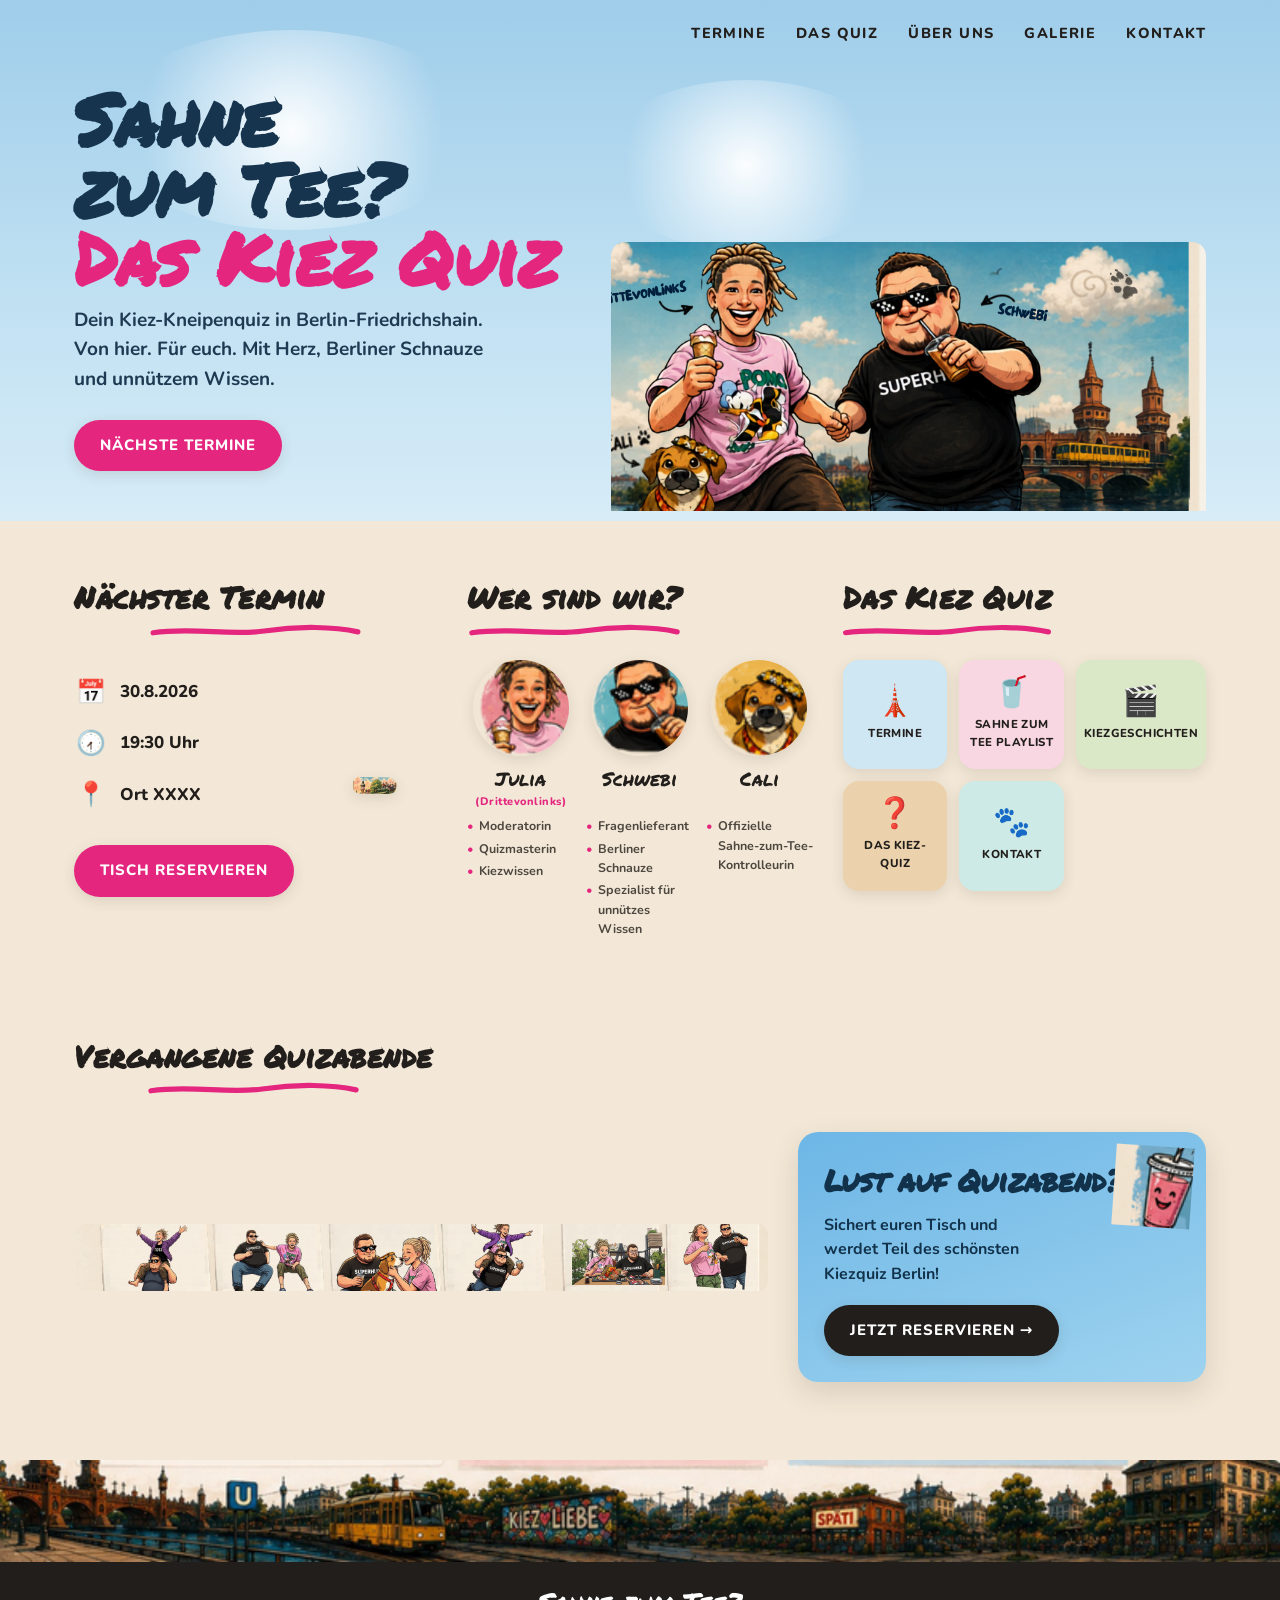
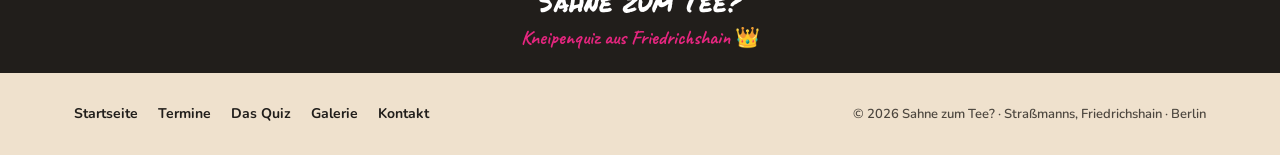
<file: kiezquiz/index.html>
<!DOCTYPE html>
<html lang="de">
<head>
<meta charset="UTF-8">
<meta name="viewport" content="width=device-width, initial-scale=1.0">
<title>Sahne zum Tee? – Das Kiezquiz in Berlin-Friedrichshain</title>
<meta name="description" content="Dein Kiez-Kneipenquiz in Berlin-Friedrichshain. Von hier. Für euch. Mit Herz, Berliner Schnauze und unnützem Wissen.">
<link rel="stylesheet" href="styles.css">
</head>
<body>

<!-- ============ HERO ============ -->
<section class="hero">
  <div class="container">
    <nav class="hero-nav">
      <a href="termine.html">Termine</a>
      <a href="das-quiz.html">Das Quiz</a>
      <a href="index.html#wer-sind-wir">Über uns</a>
      <a href="galerie.html">Galerie</a>
      <a href="kontakt.html">Kontakt</a>
    </nav>
    <div class="hero-inner">
      <div class="hero-copy">
        <h1 class="hero-h1">Sahne<br>zum Tee?<span class="pink">Das Kiez Quiz</span></h1>
        <p class="hero-sub">Dein Kiez-Kneipenquiz in Berlin-Friedrichshain. Von hier. Für euch. Mit Herz, Berliner Schnauze und unnützem Wissen.</p>
        <a href="termine.html" class="btn">Nächste Termine</a>
      </div>
      <div class="hero-art">
        <img src="images/hero.png" alt="Julia, Schwebi und Hund Cali – das Team vom Kiezquiz vor der Oberbaumbrücke">
      </div>
    </div>
  </div>
</section>

<!-- ============ HOME GRID ============ -->
<section class="section">
  <div class="container home-grid">

    <!-- Nächster Termin -->
    <div class="nt-head">
      <h2 class="section-title u-line">Nächster Termin</h2>
      <div class="nt-row">
        <div class="nt-list">
          <div class="nt-item"><span class="nt-emoji">📅</span> 30.8.2026</div>
          <div class="nt-item"><span class="nt-emoji">🕢</span> 19:30 Uhr</div>
          <div class="nt-item"><span class="nt-emoji">📍</span> Ort XXXX</div>
          <a href="kontakt.html" class="btn nt-cta">Tisch reservieren</a>
        </div>
        <figure class="nt-postcard">
          <img src="images/next-event.png" alt="Straßmanns am Wasser in Friedrichshain">
        </figure>
      </div>
    </div>

    <!-- Wer sind wir -->
    <div id="wer-sind-wir">
      <h2 class="section-title u-line">Wer sind wir?</h2>
      <div class="team">
        <figure>
          <img src="images/avatar-julia.png" alt="Julia">
          <div class="name">Julia</div>
          <div class="tag">(Drittevonlinks)</div>
          <ul><li>Moderatorin</li><li>Quizmasterin</li><li>Kiezwissen</li></ul>
        </figure>
        <figure>
          <img src="images/avatar-schwebi.png" alt="Schwebi">
          <div class="name">Schwebi</div>
          <div class="tag">&nbsp;</div>
          <ul><li>Fragenlieferant</li><li>Berliner Schnauze</li><li>Spezialist für unnützes Wissen</li></ul>
        </figure>
        <figure>
          <img src="images/avatar-cali.png" alt="Cali der Hund">
          <div class="name">Cali</div>
          <div class="tag">&nbsp;</div>
          <ul><li>Offizielle Sahne-zum-Tee-Kontrolleurin</li></ul>
        </figure>
      </div>
    </div>

    <!-- Das Kiez Quiz Kacheln -->
    <div>
      <h2 class="section-title u-line">Das Kiez Quiz</h2>
      <div class="tiles">
        <a class="tile t-blue" href="termine.html"><span class="ic">🗼</span>Termine</a>
        <a class="tile t-pink" href="#"><span class="ic">🥤</span>Sahne zum Tee Playlist</a>
        <a class="tile t-green" href="galerie.html"><span class="ic">🎬</span>Kiezgeschichten</a>
        <a class="tile t-tan" href="das-quiz.html"><span class="ic">❓</span>Das Kiez-Quiz</a>
        <a class="tile t-teal" href="kontakt.html"><span class="ic">🐾</span>Kontakt</a>
      </div>
    </div>
  </div>
</section>

<!-- ============ VERGANGENE QUIZABENDE + CTA ============ -->
<section class="section--tight">
  <div class="container">
    <h2 class="section-title u-line">Vergangene Quizabende</h2>
    <div class="past-wrap">
      <div class="past-evenings">
        <img src="images/past-evenings.png" alt="Schnappschüsse vergangener Quizabende">
      </div>
      <div class="cta-quiz">
        <img class="shake" src="images/cta-shake.png" alt="">
        <h3>Lust auf Quizabend?</h3>
        <p>Sichert euren Tisch und werdet Teil des schönsten Kiezquiz Berlin!</p>
        <a href="kontakt.html" class="btn btn--dark">Jetzt reservieren →</a>
      </div>
    </div>
  </div>
</section>

<!-- ============ FOOTER ============ -->
<footer>
  <div class="skyline"><img src="images/skyline-footer.png" alt="Friedrichshain Skyline"></div>
  <div class="brand-banner">
    <div class="l1">Sahne zum Tee?</div>
    <div class="l2">Kneipenquiz aus Friedrichshain 👑</div>
  </div>
  <div class="site-footer">
    <div class="container footer-grid">
      <nav>
        <a href="index.html">Startseite</a>
        <a href="termine.html">Termine</a>
        <a href="das-quiz.html">Das Quiz</a>
        <a href="galerie.html">Galerie</a>
        <a href="kontakt.html">Kontakt</a>
      </nav>
      <div class="copy">© 2026 Sahne zum Tee? · Straßmanns, Friedrichshain · Berlin</div>
    </div>
  </div>
</footer>

</body>
</html>
</file>
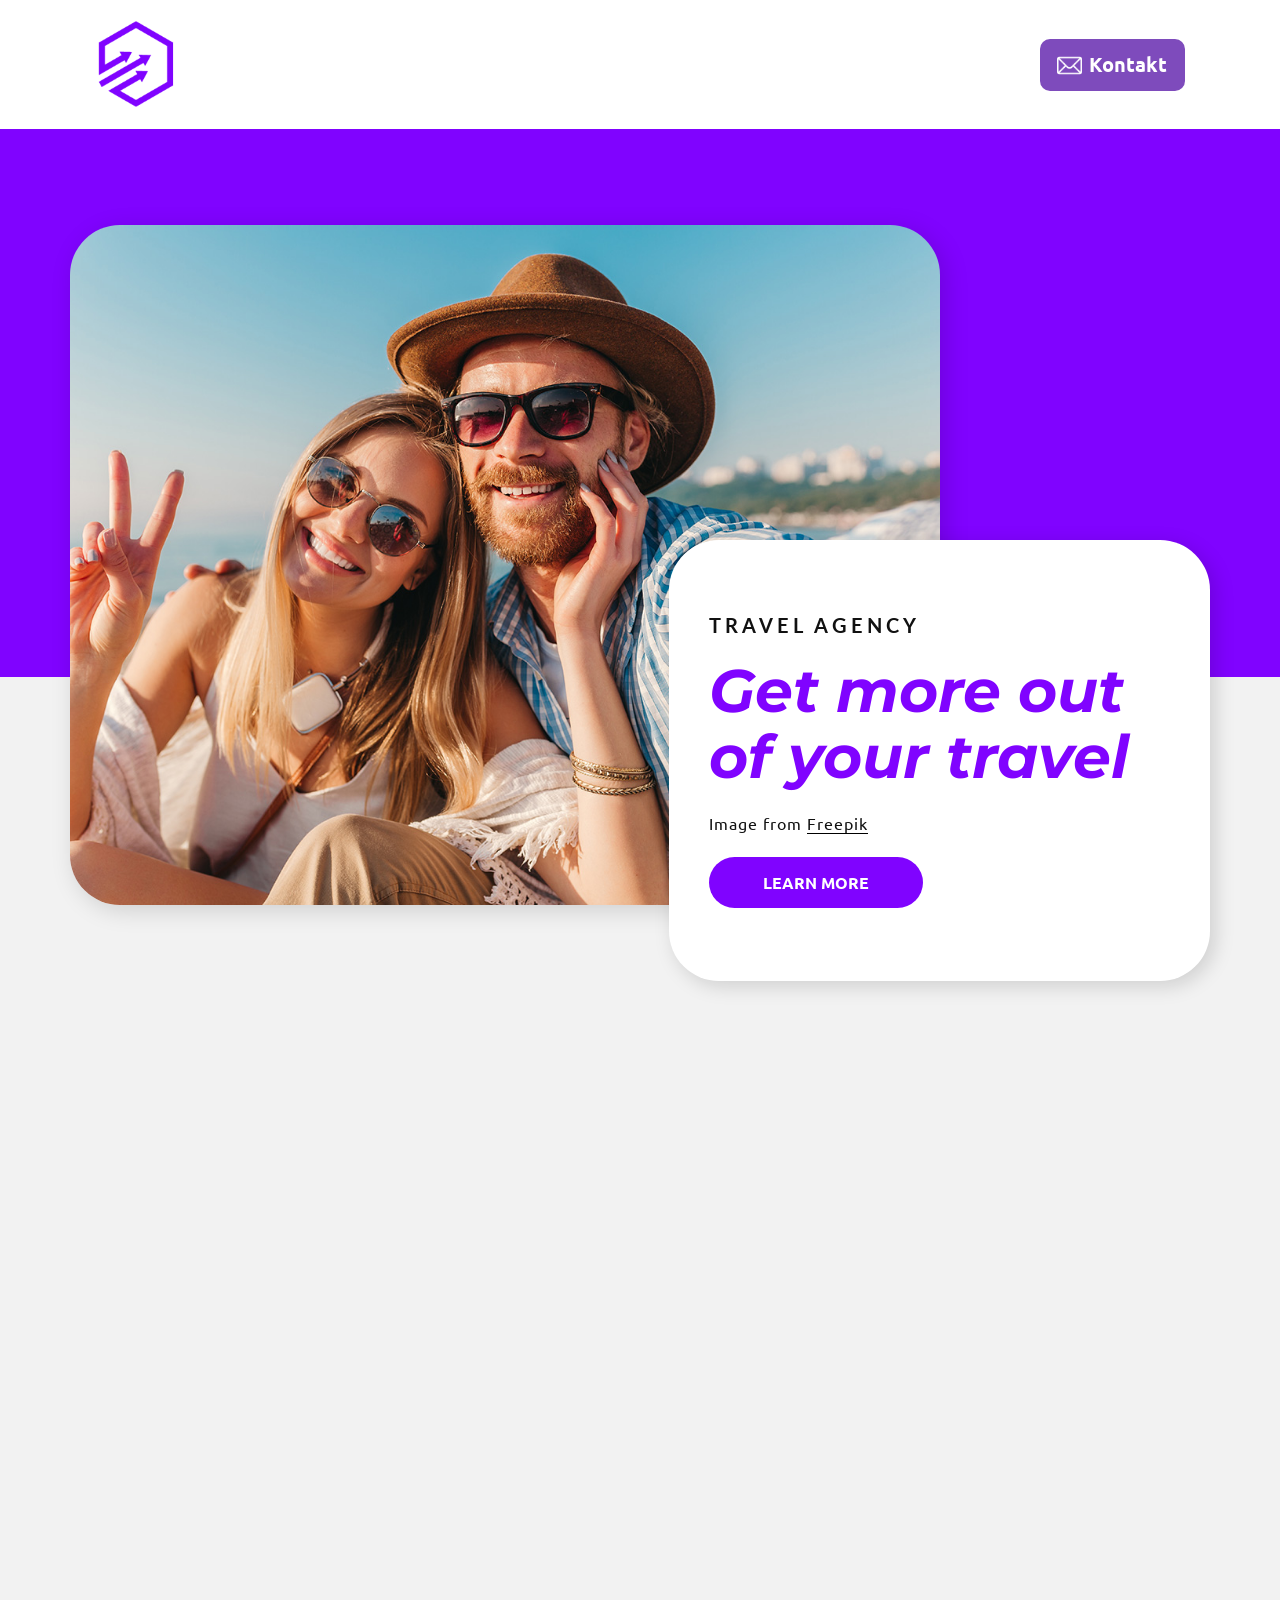
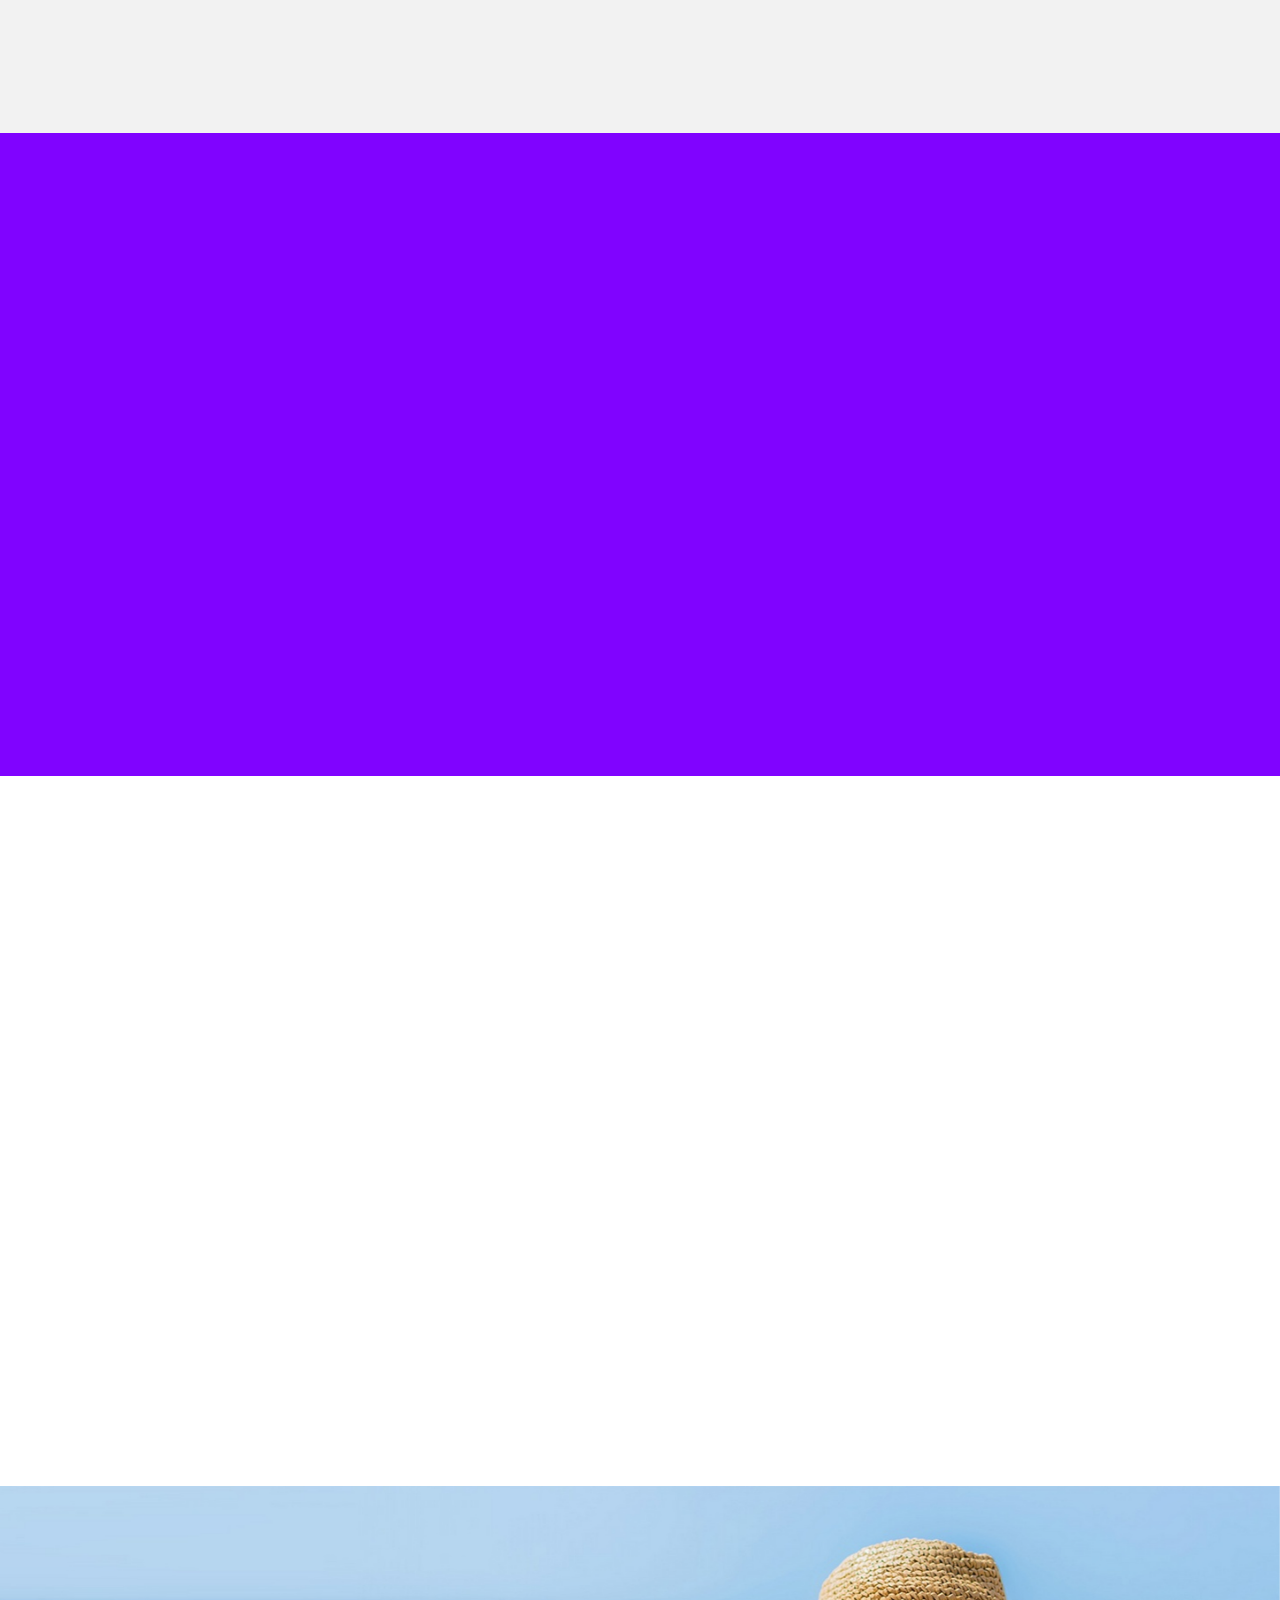
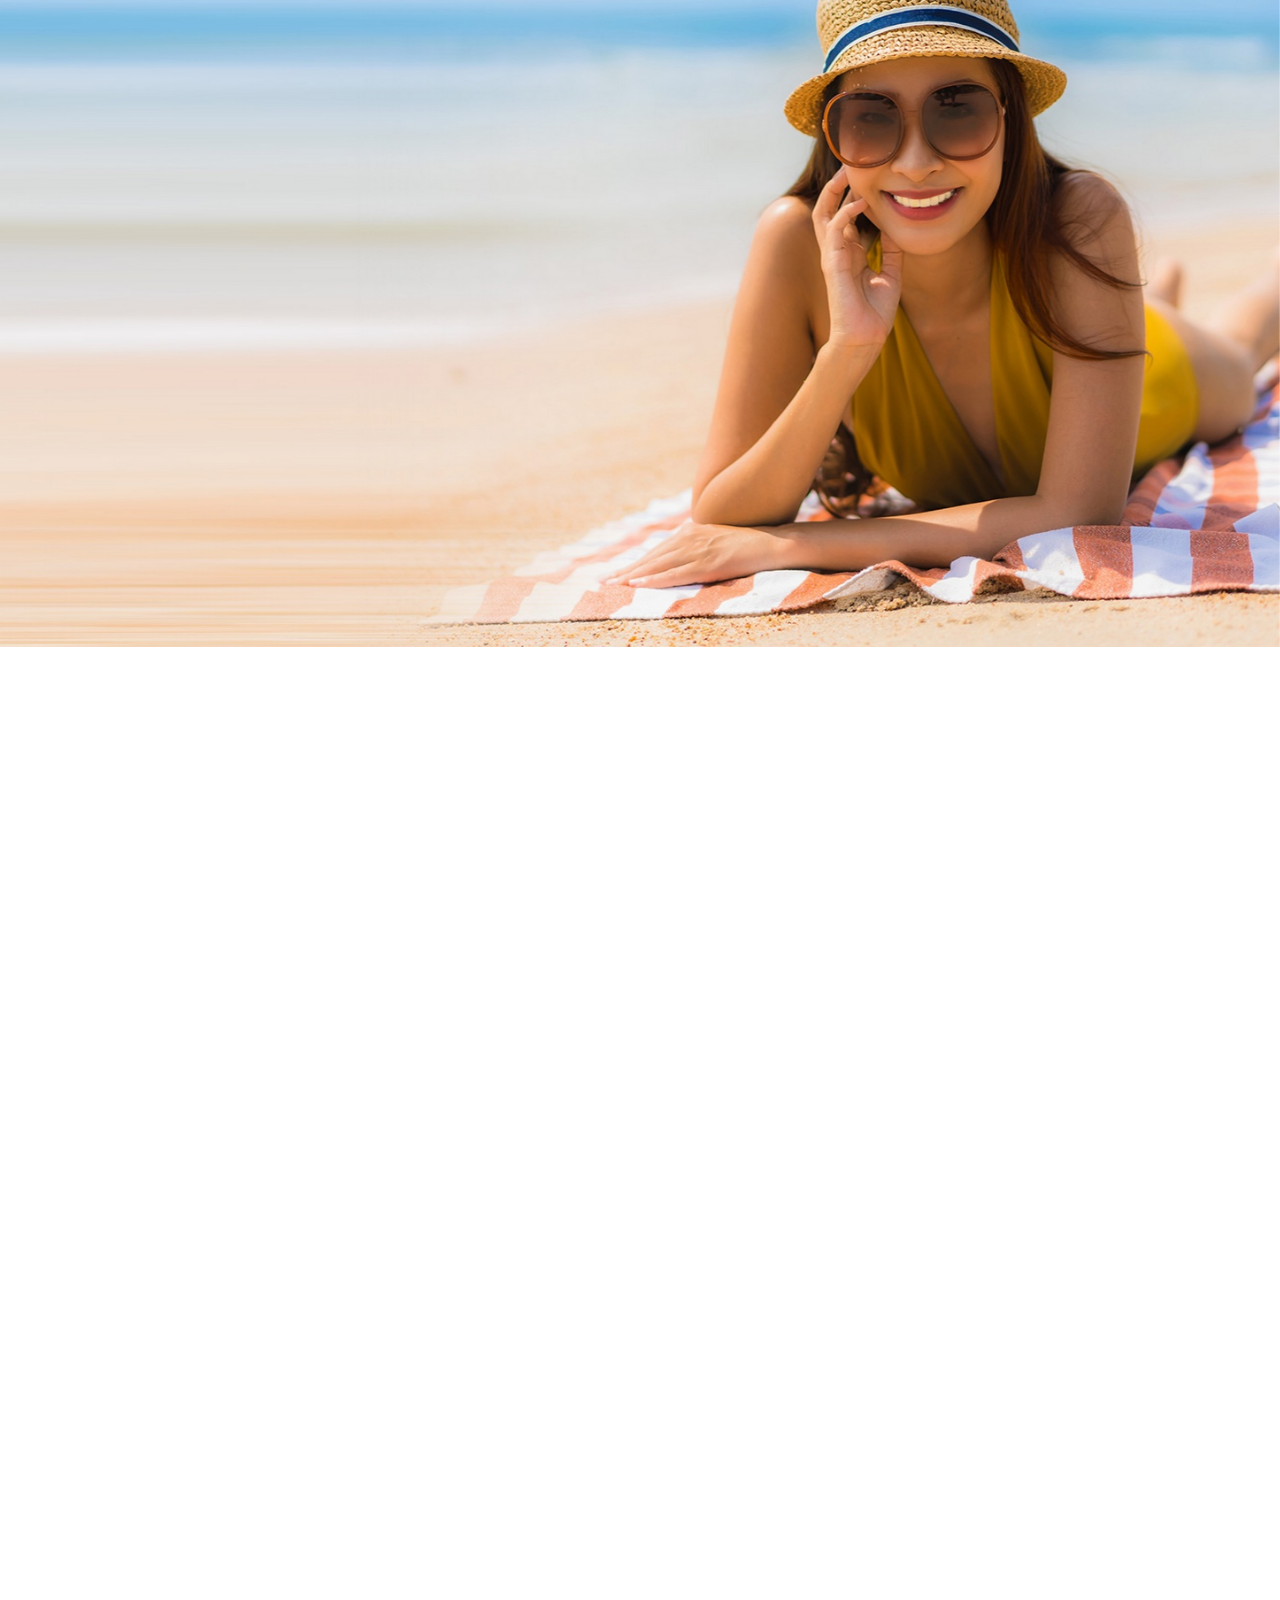
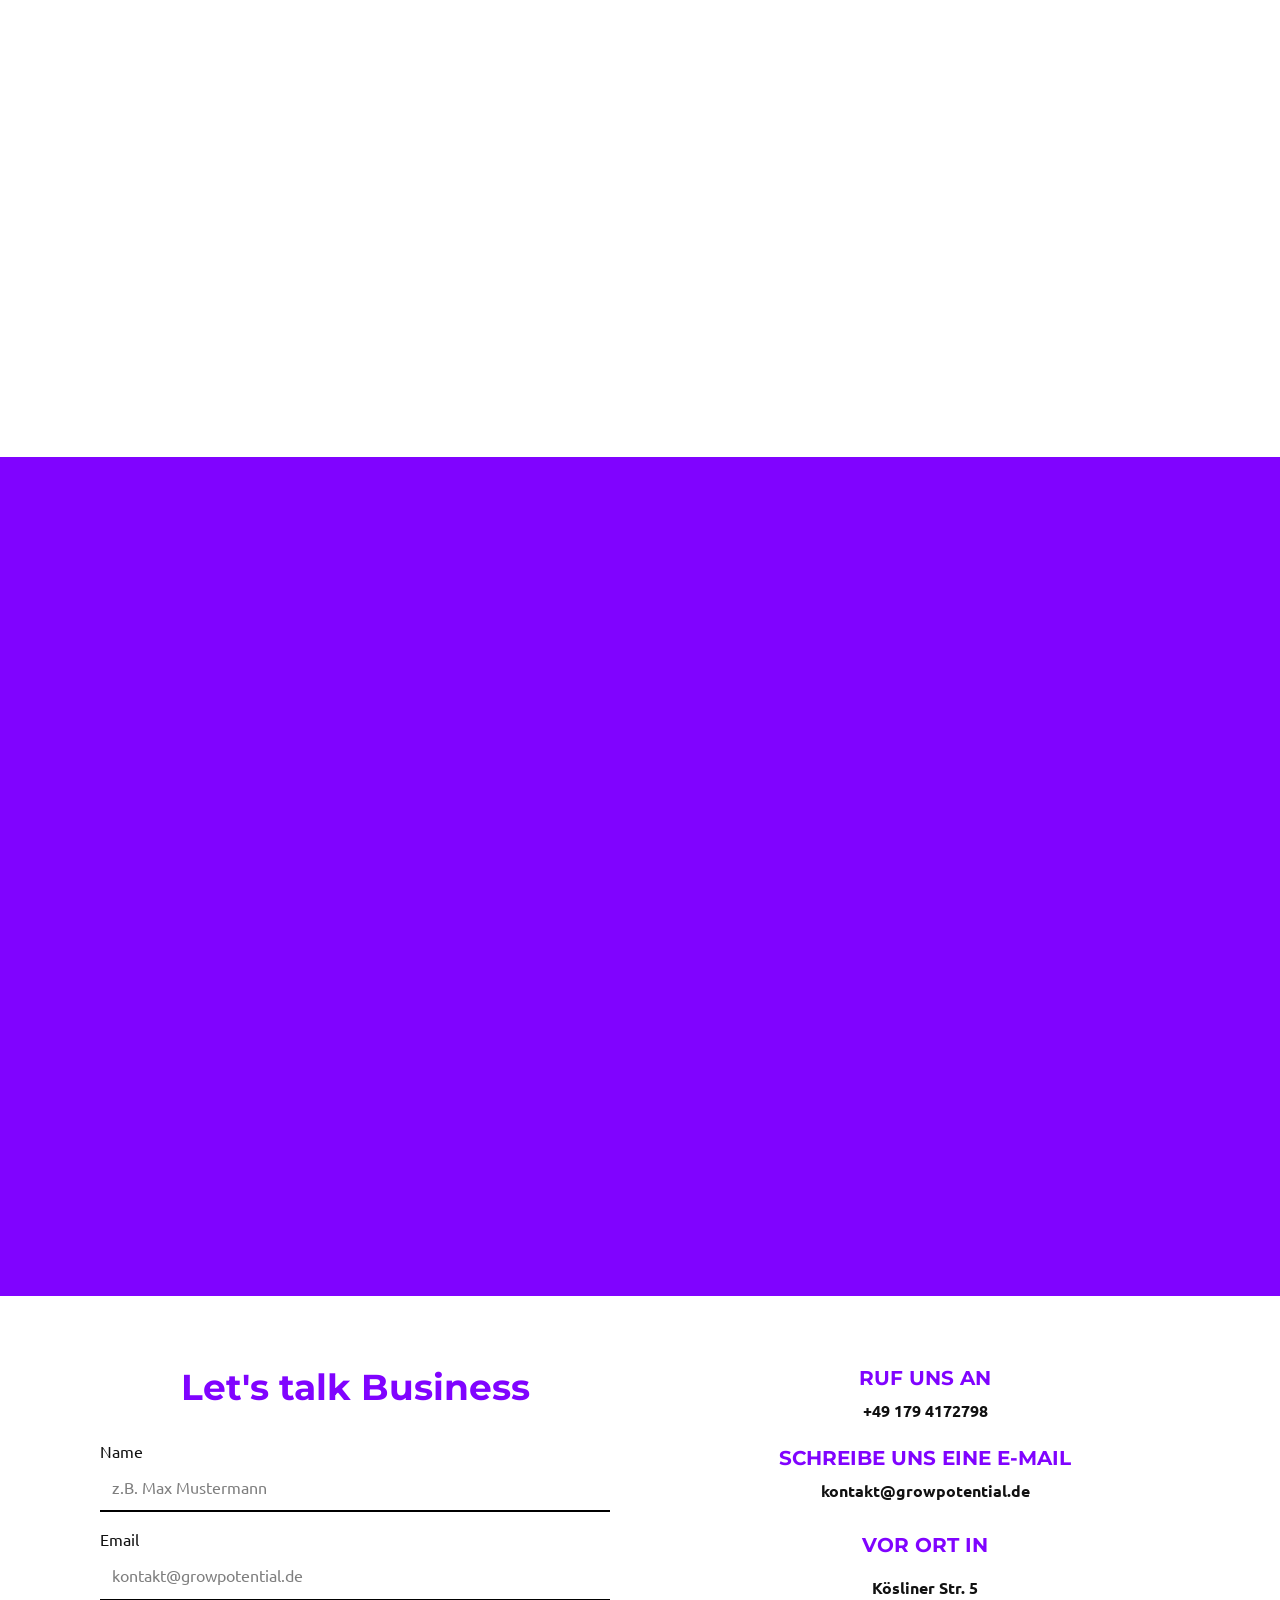
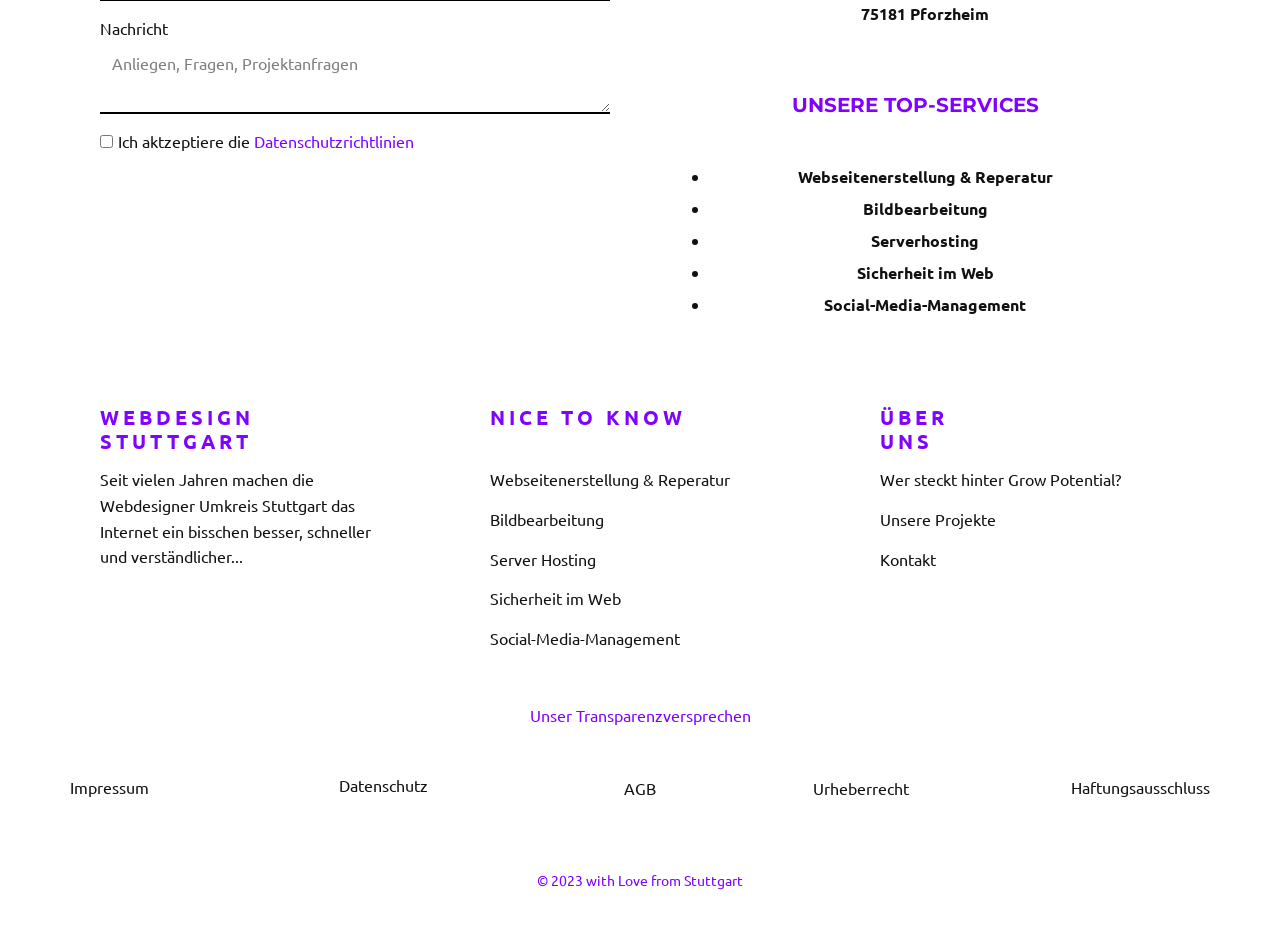
<file: Animated-Videos.html>
<!DOCTYPE html>
<html style="font-size: 16px;" lang="de-DE"><head>
    <meta name="viewport" content="width=device-width, initial-scale=1.0">
    <meta charset="utf-8">
    <meta name="keywords" content="​Get more out of your travel, ​Popular Travel Destinations&amp;amp; Types, ​Next-level travel powered by tech and the human touch, Active Tours, ​Designed for every type of traveler, ​Destinations near and far, we do it all, ​Connecting with nature as you travel">
    <meta name="description" content="">
    <title>Animated Videos</title>
    <link rel="stylesheet" href="nicepage.css" media="screen">
<link rel="stylesheet" href="Animated-Videos.css" media="screen">
    <script class="u-script" type="text/javascript" src="jquery.js" defer=""></script>
    <script class="u-script" type="text/javascript" src="nicepage.js" defer=""></script>
    <meta name="generator" content="GrowPotential Webdesign">
    <meta name="referrer" content="origin">
    <link rel="icon" href="images/favicon.png">
    <link id="u-theme-google-font" rel="stylesheet" href="https://fonts.googleapis.com/css?family=Montserrat:100,100i,200,200i,300,300i,400,400i,500,500i,600,600i,700,700i,800,800i,900,900i|Ubuntu:300,300i,400,400i,500,500i,700,700i">
    <link id="u-page-google-font" rel="stylesheet" href="https://fonts.googleapis.com/css?family=Lato:100,100i,300,300i,400,400i,700,700i,900,900i|Montserrat:100,100i,200,200i,300,300i,400,400i,500,500i,600,600i,700,700i,800,800i,900,900i|Montserrat:100,100i,200,200i,300,300i,400,400i,500,500i,600,600i,700,700i,800,800i,900,900i|Ubuntu:300,300i,400,400i,500,500i,700,700i">
    
    
    
    
    
    
    
    
    
    
    
    
    
    
    
    <script type="application/ld+json">{
		"@context": "http://schema.org",
		"@type": "Organization",
		"name": "GrowPotential Webdesign",
		"logo": "images/favicon.png?rand=8055"
}</script>
    <meta name="theme-color" content="#8003ff">
    <meta property="og:title" content="Animated Videos">
    <meta property="og:description" content="">
    <meta property="og:type" content="website">
  <script>
    function gdprConfirmed() {
        return true;
    }
    if (gdprConfirmed()) {
    document.write("\
    \
    <!-- Google Analytics -->\
    <gascript async src=\"https://www.googletagmanager.com/gtag/js?id=G-J4GH85P5CY\"></gascript>\
    <gascript>\
        window.dataLayer = window.dataLayer || [];\
        function gtag(){dataLayer.push(arguments);}\
        gtag('js', new Date());\
        gtag('config', 'G-J4GH85P5CY');\
    </gascript>\
    <!-- End Google Analytics -->\
    ".replace(/gascript/g, 'script'));
    }
    </script><script>
    function gdprConfirmed() {
        return true;
    }
    function dynamicLoadScript(src) {
        var script = document.createElement('script');
        script.src = src && typeof src === 'string' ? src : 'https://www.google.com/recaptcha/api.js?render=6LfZBDQpAAAAAEnrAy3wtXMP8q3ovz2EH6c9-pMR';
        script.async = true;
        document.body.appendChild(script);
        script.onload = function() {
            let event = new CustomEvent("recaptchaLoaded");
            document.dispatchEvent(event);
        };
    }
    document.addEventListener('DOMContentLoaded', function () {
        var confirmButton = document.querySelector('.u-cookies-consent .u-button-confirm');
        if (confirmButton) {
            confirmButton.onclick = dynamicLoadScript;
        }
    });
    </script>
    <script>
        document.addEventListener("DOMContentLoaded", function(){
            if (!gdprConfirmed()) {
                return;
            }
            dynamicLoadScript('https://www.google.com/recaptcha/enterprise.js?render=6LfZBDQpAAAAAEnrAy3wtXMP8q3ovz2EH6c9-pMR');
        });
    </script>
    <script>
        document.addEventListener("recaptchaLoaded", function() {
            if (!gdprConfirmed()) {
                return;
            }
            (function (grecaptcha, sitekey, actions) {
                var recaptcha = {
                    execute: function (action, submitFormCb) {
                        try {
                            grecaptcha.execute(
                                sitekey,
                                {action: action}
                            ).then(function (token) {
                                var forms = document.getElementsByTagName('form');

                                for (var i = 0; i < forms.length; i++) {
                                    var fields = forms[i].getElementsByTagName('input');

                                    for (var j = 0; j < fields.length; j++) {
                                        var field = fields[j];

                                        if ('recaptchaResponse' === field.getAttribute('name')) {
                                            field.setAttribute('value', token);
                                            break;
                                        }
                                    }
                                }
                                submitFormCb();
                            });
                        } catch (e) {
                            var formError = document.querySelector('.u-form-send-error');

                            if (formError) {
                                formError.innerText = 'Fehler des Website-Besitzers: ' + e.message.replace(/:[\s\S]*/, '');
                                formError.style.display = 'block';
                            }
                        }
                    },

                    executeContact: function (submitFormCb) {
                        recaptcha.execute(actions['contact'], submitFormCb);
                    }
                };

                window.recaptchaObject = recaptcha;
            })(
                
                grecaptcha.enterprise,
                '6LfZBDQpAAAAAEnrAy3wtXMP8q3ovz2EH6c9-pMR',
                {'contact': 'contact'}
            );
        });
    </script>
<meta data-intl-tel-input-cdn-path="intlTelInput/"></head>
  <body data-path-to-root="./" data-include-products="false" class="u-body u-xl-mode" data-lang="de"><header class="u-clearfix u-header u-sticky u-sticky-5d9f" id="sec-be42"><div class="u-clearfix u-sheet u-sheet-1">
        <a href="Home.html" class="u-image u-logo u-image-1" data-image-width="500" data-image-height="500" title="Home">
          <img class="u-logo-image u-logo-image-1" src="images/favicon.png?rand=8055">
        </a>
        <nav class="u-menu u-menu-one-level u-offcanvas u-menu-1" data-responsive-from="SM">
          <div class="menu-collapse" style="font-size: 1.25rem; letter-spacing: 0px; font-weight: 700;">
            <a class="u-button-style u-custom-left-right-menu-spacing u-custom-padding-bottom u-custom-text-color u-custom-text-hover-color u-custom-top-bottom-menu-spacing u-nav-link u-text-active-palette-1-base u-text-hover-palette-2-base" href="#" data-lang-de="{&quot;content&quot;:&quot;\n          <svg class=\&quot;u-svg-link\&quot; viewBox=\&quot;0 0 24 24\&quot;><use xmlns:xlink=\&quot;http://www.w3.org/1999/xlink\&quot; xlink:href=\&quot;#menu-hamburger\&quot;></use></svg>\n          <svg class=\&quot;u-svg-content\&quot; version=\&quot;1.1\&quot; id=\&quot;menu-hamburger\&quot; viewBox=\&quot;0 0 16 16\&quot; x=\&quot;0px\&quot; y=\&quot;0px\&quot; xmlns:xlink=\&quot;http://www.w3.org/1999/xlink\&quot; xmlns=\&quot;http://www.w3.org/2000/svg\&quot;><g><rect y=\&quot;1\&quot; width=\&quot;16\&quot; height=\&quot;2\&quot;></rect><rect y=\&quot;7\&quot; width=\&quot;16\&quot; height=\&quot;2\&quot;></rect><rect y=\&quot;13\&quot; width=\&quot;16\&quot; height=\&quot;2\&quot;></rect>\n</g></svg>\n        &quot;,&quot;href&quot;:&quot;#&quot;}">
              <svg class="u-svg-link" viewBox="0 0 24 24"><use xmlns:xlink="http://www.w3.org/1999/xlink" xlink:href="#menu-hamburger"></use></svg>
              <svg class="u-svg-content" version="1.1" id="menu-hamburger" viewBox="0 0 16 16" x="0px" y="0px" xmlns:xlink="http://www.w3.org/1999/xlink" xmlns="http://www.w3.org/2000/svg"><g><rect y="1" width="16" height="2"></rect><rect y="7" width="16" height="2"></rect><rect y="13" width="16" height="2"></rect>
</g></svg>
            </a>
          </div>
          <div class="u-custom-menu u-nav-container">
            <ul class="u-nav u-unstyled u-nav-1"><li class="u-nav-item"><a class="u-button-style u-nav-link u-text-active-palette-1-base u-text-hover-grey-50 u-text-white" style="padding: 10px 16px;">Warum wir?</a>
</li><li class="u-nav-item"><a class="u-button-style u-nav-link u-text-active-palette-1-base u-text-hover-grey-50 u-text-white" style="padding: 10px 16px;">Was machen wir?</a>
</li><li class="u-nav-item"><a class="u-button-style u-nav-link u-text-active-palette-1-base u-text-hover-grey-50 u-text-white" style="padding: 10px 19px 10px 16px;">Portfolio</a>
</li></ul>
          </div>
          <div class="u-custom-menu u-nav-container-collapse">
            <div class="u-black u-container-style u-inner-container-layout u-opacity u-opacity-95 u-sidenav">
              <div class="u-inner-container-layout u-sidenav-overflow">
                <div class="u-menu-close"></div>
                <ul class="u-align-center u-nav u-popupmenu-items u-unstyled u-nav-2"><li class="u-nav-item"><a class="u-button-style u-nav-link">Warum wir?</a>
</li><li class="u-nav-item"><a class="u-button-style u-nav-link">Was machen wir?</a>
</li><li class="u-nav-item"><a class="u-button-style u-nav-link">Portfolio</a>
</li></ul>
              </div>
            </div>
            <div class="u-black u-menu-overlay u-opacity u-opacity-70"></div>
          </div>
        </nav>
        <a href="tel:+12345678910" class="u-align-center u-border-none u-btn u-button-style u-custom-color-5 u-hover-feature u-hover-palette-1-base u-radius-10 u-text-active-white u-btn-1" data-lang-de="{&quot;content&quot;:&quot;<span class=\&quot;u-file-icon u-icon u-text-white u-block-control u-icon-1\&quot; style=\&quot;margin-right: 7px; font-size: 1.25em; vertical-align: -2px\&quot; data-block=\&quot;12\&quot;><img src=\&quot;images/646094-d32b5ee5.png\&quot; alt=\&quot;\&quot; data-original-src=\&quot;images/646094.png\&quot; data-color=\&quot;#000000\&quot;></span>Kontakt&quot;,&quot;href&quot;:&quot;tel:+12345678910&quot;}"><span class="u-file-icon u-icon u-text-white u-icon-1"><img src="images/646094-d32b5ee5.png" alt=""></span>Kontakt
        </a>
      </div><style class="u-sticky-style" data-style-id="5d9f">.u-sticky-fixed.u-sticky-5d9f:before, .u-body.u-sticky-fixed .u-sticky-5d9f:before {
borders: top right bottom left !important; border-color: #ffffff !important; border-width: 2px !important
}</style></header> 
    <section class="u-clearfix u-grey-5 u-section-1" id="sec-28a0">
      <div class="u-expanded-width u-palette-1-base u-shape u-shape-rectangle u-shape-1" data-animation-name="customAnimationIn" data-animation-duration="1500" data-animation-delay="250"></div>
      <img src="images/young-attractive-smiling-happy-man-woman-sunglasses-sitting-5.jpg" alt="" class="u-image u-image-round u-radius-50 u-image-1" data-image-width="1300" data-image-height="867" data-animation-name="customAnimationIn" data-animation-duration="1750" data-animation-delay="500">
      <div class="u-align-left u-container-align-left u-container-style u-group u-radius-50 u-shape-round u-white u-group-1" data-animation-name="customAnimationIn" data-animation-duration="1500" data-animation-delay="500">
        <div class="u-container-layout u-valign-middle u-container-layout-1">
          <h5 class="u-align-left u-text u-text-default u-text-1">travel agency<br>
          </h5>
          <h1 class="u-align-left u-text u-text-palette-2-base u-text-2"> Get more out of your travel </h1>
          <p class="u-align-left u-text u-text-3">Image from <a href="https://www.freepik.com" class="u-active-none u-border-1 u-border-active-palette-2-base u-border-black u-border-hover-palette-2-base u-border-no-left u-border-no-right u-border-no-top u-btn u-button-link u-button-style u-hover-none u-none u-text-body-color u-btn-1" target="_blank">Freepik</a>
          </p>
          <a href="https://nicepage.com/k/birthday-html-templates" class="u-active-palette-2-base u-align-left u-border-none u-btn u-btn-round u-button-style u-hover-palette-2-base u-palette-1-base u-radius-50 u-text-active-white u-text-body-alt-color u-text-hover-white u-btn-2">learn more</a>
        </div>
      </div>
    </section>
    <section class="u-align-center u-clearfix u-container-align-center u-grey-5 u-section-2" id="sec-9ae1">
      <div class="u-clearfix u-sheet u-valign-middle u-sheet-1">
        <h2 class="u-align-center u-text u-text-1" data-animation-name="customAnimationIn" data-animation-duration="1750" data-animation-delay="250"> Popular Travel Destinations<br>&amp; Types
        </h2>
        <p class="u-align-center u-text u-text-2" data-animation-name="customAnimationIn" data-animation-duration="1250" data-animation-delay="250"> Browse the topics below to find travel agents who are experts on that destination or travel style. </p>
        <div class="u-expanded-width u-list u-list-1">
          <div class="u-repeater u-repeater-1">
            <div class="u-align-center u-container-style u-image u-image-round u-list-item u-radius-50 u-repeater-item u-shading u-shape-round u-image-1" data-animation-name="customAnimationIn" data-animation-duration="1750" data-animation-direction="" data-animation-delay="500" data-image-width="407" data-image-height="407">
              <div class="u-container-layout u-similar-container u-valign-bottom u-container-layout-1">
                <div class="u-bottom-left-radius-50 u-bottom-right-radius-50 u-container-style u-expanded-width u-gradient u-group u-shape-round u-group-1">
                  <div class="u-container-layout u-valign-middle u-container-layout-2">
                    <h4 class="u-align-center u-custom-font u-font-montserrat u-text u-text-body-alt-color u-text-3">Bora Bora</h4>
                  </div>
                </div>
              </div>
            </div>
            <div class="u-align-center u-container-style u-image u-image-round u-list-item u-radius-50 u-repeater-item u-shading u-shape-round u-image-2" data-animation-name="customAnimationIn" data-animation-duration="1750" data-animation-direction="" data-animation-delay="500" data-image-width="740" data-image-height="987">
              <div class="u-container-layout u-similar-container u-valign-bottom u-container-layout-3">
                <div class="u-bottom-left-radius-50 u-bottom-right-radius-50 u-container-align-center u-container-style u-expanded-width u-gradient u-group u-shape-round u-group-2">
                  <div class="u-container-layout u-valign-middle u-container-layout-4">
                    <h4 class="u-align-center u-custom-font u-font-montserrat u-text u-text-body-alt-color u-text-4"> Costa Rica</h4>
                  </div>
                </div>
              </div>
            </div>
            <div class="u-align-center u-container-style u-image u-image-round u-list-item u-radius-50 u-repeater-item u-shading u-shape-round u-image-3" data-animation-name="customAnimationIn" data-animation-duration="1750" data-animation-direction="" data-animation-delay="500" data-image-width="1380" data-image-height="776">
              <div class="u-container-layout u-similar-container u-valign-bottom u-container-layout-5">
                <div class="u-bottom-left-radius-50 u-bottom-right-radius-50 u-container-align-center u-container-style u-expanded-width u-gradient u-group u-shape-round u-group-3">
                  <div class="u-container-layout u-valign-middle u-container-layout-6">
                    <h4 class="u-align-center u-custom-font u-font-montserrat u-text u-text-body-alt-color u-text-5"> Tokyo</h4>
                  </div>
                </div>
              </div>
            </div>
            <div class="u-align-center u-container-style u-image u-image-round u-list-item u-radius-50 u-repeater-item u-shading u-shape-round u-image-4" data-animation-name="customAnimationIn" data-animation-duration="1750" data-animation-direction="" data-animation-delay="500" data-image-width="407" data-image-height="407">
              <div class="u-container-layout u-similar-container u-valign-bottom u-container-layout-7">
                <div class="u-bottom-left-radius-50 u-bottom-right-radius-50 u-container-align-center u-container-style u-expanded-width u-gradient u-group u-shape-round u-group-4">
                  <div class="u-container-layout u-valign-middle u-container-layout-8">
                    <h4 class="u-align-center u-custom-font u-font-montserrat u-text u-text-body-alt-color u-text-6">Indonesia</h4>
                  </div>
                </div>
              </div>
            </div>
            <div class="u-align-center u-container-style u-image u-image-round u-list-item u-radius-50 u-repeater-item u-shading u-shape-round u-image-5" data-animation-name="customAnimationIn" data-animation-duration="1750" data-animation-direction="" data-animation-delay="750" data-image-width="740" data-image-height="1110">
              <div class="u-container-layout u-similar-container u-valign-bottom u-container-layout-9">
                <div class="u-bottom-left-radius-50 u-bottom-right-radius-50 u-container-align-center u-container-style u-expanded-width u-gradient u-group u-shape-round u-group-5">
                  <div class="u-container-layout u-valign-middle u-container-layout-10">
                    <h4 class="u-align-center u-custom-font u-font-montserrat u-text u-text-body-alt-color u-text-7"> Paris</h4>
                  </div>
                </div>
              </div>
            </div>
            <div class="u-align-center u-container-style u-image u-image-round u-list-item u-radius-50 u-repeater-item u-shading u-shape-round u-image-6" data-animation-name="customAnimationIn" data-animation-duration="1750" data-animation-direction="" data-animation-delay="750" data-image-width="740" data-image-height="1109">
              <div class="u-container-layout u-similar-container u-valign-bottom u-container-layout-11">
                <div class="u-bottom-left-radius-50 u-bottom-right-radius-50 u-container-align-center u-container-style u-expanded-width u-gradient u-group u-shape-round u-group-6">
                  <div class="u-container-layout u-valign-middle u-container-layout-12">
                    <h4 class="u-align-center u-custom-font u-font-montserrat u-text u-text-body-alt-color u-text-8">London</h4>
                  </div>
                </div>
              </div>
            </div>
            <div class="u-align-center u-container-style u-image u-image-round u-list-item u-radius-50 u-repeater-item u-shading u-shape-round u-image-7" data-animation-name="customAnimationIn" data-animation-duration="1750" data-animation-direction="" data-animation-delay="750" data-image-width="1060" data-image-height="794">
              <div class="u-container-layout u-similar-container u-valign-bottom u-container-layout-13">
                <div class="u-bottom-left-radius-50 u-bottom-right-radius-50 u-container-align-center u-container-style u-expanded-width u-gradient u-group u-shape-round u-group-7">
                  <div class="u-container-layout u-valign-middle u-container-layout-14">
                    <h4 class="u-align-center u-custom-font u-font-montserrat u-text u-text-body-alt-color u-text-9">Maui</h4>
                  </div>
                </div>
              </div>
            </div>
            <div class="u-align-center u-container-style u-image u-image-round u-list-item u-radius-50 u-repeater-item u-shading u-shape-round u-image-8" data-animation-name="customAnimationIn" data-animation-duration="1750" data-animation-direction="" data-animation-delay="750" data-image-width="1380" data-image-height="920">
              <div class="u-container-layout u-similar-container u-valign-bottom u-container-layout-15">
                <div class="u-bottom-left-radius-50 u-bottom-right-radius-50 u-container-align-center u-container-style u-expanded-width u-gradient u-group u-shape-round u-group-8">
                  <div class="u-container-layout u-valign-middle u-container-layout-16">
                    <h4 class="u-align-center u-custom-font u-font-montserrat u-text u-text-body-alt-color u-text-10"> Maldives</h4>
                  </div>
                </div>
              </div>
            </div>
          </div>
        </div>
        <p class="u-text u-text-default u-text-11" data-animation-name="customAnimationIn" data-animation-duration="1500" data-animation-delay="750">Images from <a href="https://www.freepik.com/photos/maldives" class="u-active-none u-border-1 u-border-active-black u-border-hover-black u-border-no-left u-border-no-right u-border-no-top u-border-palette-1-base u-btn u-button-link u-button-style u-hover-none u-none u-text-body-color u-btn-1">Freepik</a>
        </p>
      </div>
    </section>
    <section class="u-clearfix u-grey-5 u-section-3" id="sec-a071">
      <div class="u-clearfix u-sheet u-valign-middle-md u-valign-middle-sm u-valign-middle-xs u-sheet-1">
        <div class="u-palette-1-light-2 u-radius-50 u-shape u-shape-round u-shape-1" data-animation-name="customAnimationIn" data-animation-duration="1500" data-animation-delay="500"></div>
        <img src="images/lady-ocean-summertime-woman-vaca.jpg" class="u-align-left u-image u-image-round u-radius-50 u-image-1" data-image-width="1380" data-image-height="920" data-animation-name="customAnimationIn" data-animation-duration="1500" data-animation-delay="250">
        <div class="u-align-left u-container-align-left u-container-style u-expanded-width-xs u-group u-radius-50 u-shape-round u-white u-group-1" data-animation-name="customAnimationIn" data-animation-duration="1500" data-animation-delay="500">
          <div class="u-container-layout u-valign-middle u-container-layout-1">
            <h3 class="u-align-left u-text u-text-palette-2-base u-text-1"> Don't Worry, Be Happy</h3>
            <p class="u-align-left u-text u-text-2">Ut enim ad minim veniam, quis nostrud exercitation ullamco laboris nisi ut aliquip ex ea commodo consequat. Duis aute irure dolor in reprehenderit in voluptate velit esse cillum dolore eu fugiat nulla pariatur. </p>
            <p class="u-align-left u-text u-text-3">Image from <a href="https://www.freepik.com/photos/woman" class="u-active-none u-border-1 u-border-active-black u-border-hover-black u-border-no-left u-border-no-right u-border-no-top u-border-palette-1-base u-btn u-button-link u-button-style u-hover-none u-none u-text-body-color u-btn-1">Freepik</a>
            </p>
            <a href="https://nicepage.com/c/real-estate-website-templates" class="u-active-white u-align-left u-border-2 u-border-active-palette-1-base u-border-hover-palette-1-base u-border-palette-1-base u-btn u-btn-round u-button-style u-hover-white u-palette-1-base u-radius-50 u-text-active-palette-1-base u-text-body-alt-color u-text-hover-palette-1-base u-btn-2">learn more</a>
          </div>
        </div>
      </div>
    </section>
    <section class="u-align-center u-clearfix u-container-align-center u-palette-1-base u-section-4" id="carousel_b4f4">
      <div class="u-clearfix u-sheet u-valign-middle u-sheet-1">
        <h2 class="u-align-center u-text u-text-body-alt-color u-text-1" data-animation-name="customAnimationIn" data-animation-duration="1500" data-animation-delay="500"> Next-level travel powered by tech and the human touch</h2>
        <p class="u-align-center u-text u-text-2" data-animation-name="customAnimationIn" data-animation-duration="1500" data-animation-delay="500"> Ut enim ad minim veniam, quis nostrud exercitation ullamco laboris nisi ut aliquip ex ea commodo consequat. Duis aute irure dolor in reprehenderit in voluptate velit esse cillum dolore eu fugiat nulla pariatur. Excepteur sint occaecat cupidatat non proident, sunt in culpa qui officia deserunt mollit anim id est laborum.</p>
        <a href="https://nicepage.com/k/auction-website-templates" class="u-active-white u-align-center u-border-2 u-border-active-white u-border-hover-white u-border-palette-1-light-2 u-btn u-btn-round u-button-style u-hover-white u-none u-radius-50 u-text-active-palette-1-base u-text-body-alt-color u-text-hover-palette-1-base u-btn-1" data-animation-name="customAnimationIn" data-animation-duration="1000" data-animation-delay="500">learn more</a>
      </div>
    </section>
    <section class="u-clearfix u-section-5" id="carousel_fe47">
      <div class="u-clearfix u-sheet u-valign-middle u-sheet-1">
        <div class="data-layout-selected u-clearfix u-expanded-width u-gutter-22 u-layout-wrap u-layout-wrap-1">
          <div class="u-layout">
            <div class="u-layout-row">
              <div class="u-align-left u-container-style u-image u-image-round u-layout-cell u-left-cell u-radius-50 u-size-30 u-image-1" src="" data-image-width="920" data-image-height="920" data-animation-name="customAnimationIn" data-animation-duration="1500" data-animation-delay="500">
                <div class="u-container-layout u-container-layout-1" src=""></div>
              </div>
              <div class="u-align-left u-container-style u-image u-image-round u-layout-cell u-radius-50 u-right-cell u-size-30 u-image-2" src="" data-image-width="1067" data-image-height="920" data-animation-name="customAnimationIn" data-animation-duration="1500" data-animation-delay="500">
                <div class="u-container-layout u-valign-middle-lg u-valign-middle-md u-valign-middle-xl u-container-layout-2" src="">
                  <div class="u-align-center u-container-align-center u-container-style u-group u-palette-1-base u-radius-50 u-shape-round u-group-1" data-animation-name="flipIn" data-animation-duration="1500" data-animation-direction="X" data-animation-delay="500">
                    <div class="u-container-layout u-valign-middle u-container-layout-3">
                      <h2 class="u-align-center u-text u-text-body-alt-color u-text-1">Active Tours</h2>
                      <p class="u-align-center u-text u-text-2"> Sem et tortor consequat id porta. Laoreet sit amet cursus sit amet dictum. Adipiscing elit duis tristique sollicitudin nibh sit. </p>
                      <p class="u-align-center u-text u-text-3">Images from <a href="https://freepik.com/photos/backround" class="u-active-none u-border-1 u-border-active-palette-1-light-2 u-border-hover-palette-1-light-2 u-border-no-left u-border-no-right u-border-no-top u-border-white u-btn u-button-link u-button-style u-hover-none u-none u-text-active-palette-1-light-2 u-text-body-alt-color u-text-hover-palette-1-light-2 u-btn-1">Freepik</a>
                      </p>
                    </div>
                  </div>
                </div>
              </div>
            </div>
          </div>
        </div>
      </div>
    </section>
    <section class="u-clearfix u-image u-section-6" id="carousel_c11e" data-image-width="1980" data-image-height="887">
      <div class="u-clearfix u-sheet u-sheet-1">
        <div class="u-palette-2-base u-radius-50 u-shape u-shape-round u-shape-1" data-animation-name="customAnimationIn" data-animation-duration="1500" data-animation-delay="250"></div>
        <div class="u-align-left u-container-align-left u-container-style u-group u-radius-50 u-shape-round u-white u-group-1" data-animation-name="customAnimationIn" data-animation-duration="1500" data-animation-delay="750">
          <div class="u-container-layout u-valign-middle u-container-layout-1">
            <h5 class="u-align-left u-text u-text-1"> What we Do</h5>
            <h2 class="u-align-left u-text u-text-2"> Designed for every type of traveler</h2>
            <p class="u-align-left u-text u-text-3">Image by <a href="https://www.freepik.com/photos/background" class="u-active-none u-border-1 u-border-active-palette-2-base u-border-black u-border-hover-palette-2-base u-border-no-left u-border-no-right u-border-no-top u-btn u-button-link u-button-style u-hover-none u-none u-text-body-color u-btn-1" target="_blank" data-animation-name="" data-animation-duration="0" data-animation-delay="0" data-animation-direction="">Freepik</a>
            </p>
            <a href="https://nicepage.com/c/architecture-building-website-templates" class="u-active-white u-align-left u-border-2 u-border-active-palette-2-base u-border-hover-palette-2-base u-border-palette-2-base u-btn u-button-style u-hover-white u-palette-2-base u-text-active-palette-2-base u-text-body-alt-color u-text-hover-palette-2-base u-btn-2" target="_blank" data-animation-name="" data-animation-duration="0" data-animation-delay="0" data-animation-direction="">Explore Categories</a>
          </div>
        </div>
      </div>
    </section>
    <section class="u-clearfix u-container-align-center u-section-7" id="carousel_a7fb">
      <div class="u-clearfix u-sheet u-valign-middle-sm u-valign-middle-xs u-sheet-1">
        <h2 class="u-align-center u-text u-text-default-lg u-text-default-md u-text-default-xl u-text-1" data-animation-name="customAnimationIn" data-animation-duration="1500" data-animation-delay="250"> Destinations near and far, we do it all</h2>
        <div class="data-layout-selected u-clearfix u-expanded-width u-gutter-22 u-layout-wrap u-layout-wrap-1">
          <div class="u-layout">
            <div class="u-layout-col">
              <div class="u-size-30">
                <div class="u-layout-row">
                  <div class="u-align-left u-container-style u-layout-cell u-shape-rectangle u-size-15 u-layout-cell-1" data-animation-name="customAnimationIn" data-animation-duration="1500">
                    <div class="u-container-layout u-valign-top u-container-layout-1">
                      <p class="u-text u-text-default u-text-grey-40 u-text-2"> Blandit aliquam etiam erat velit scelerisque in dictum. Metus vulputate eu scelerisque felis imperdiet proin fermentum leo. Vitae aliquet nec ullamcorper sit amet risus nullam eget felis. Convallis a cras semper auctor neque vitae tempus quam. </p>
                      <p class="u-text u-text-3">Images from <a href="https://nicepage.app" class="u-active-none u-border-1 u-border-active-palette-2-base u-border-black u-border-hover-palette-2-base u-border-no-left u-border-no-right u-border-no-top u-btn u-button-link u-button-style u-hover-none u-none u-text-body-color u-btn-1" data-animation-name="" data-animation-duration="0" data-animation-delay="0" data-animation-direction="">Freepik</a>
                      </p>
                    </div>
                  </div>
                  <div class="u-container-align-center u-container-style u-image u-image-round u-layout-cell u-radius-50 u-size-15 u-image-1" data-image-width="740" data-image-height="1109" data-animation-name="customAnimationIn" data-animation-duration="1500" data-animation-delay="250">
                    <div class="u-container-layout u-container-layout-2"></div>
                  </div>
                  <div class="u-container-align-center u-container-style u-image u-image-round u-layout-cell u-radius-50 u-size-30 u-image-2" data-image-width="1800" data-image-height="900" data-animation-name="customAnimationIn" data-animation-duration="1500" data-animation-delay="500">
                    <div class="u-container-layout u-container-layout-3"></div>
                  </div>
                </div>
              </div>
              <div class="u-size-30">
                <div class="u-layout-row">
                  <div class="u-container-align-center u-container-style u-image u-image-round u-layout-cell u-radius-50 u-size-30 u-image-3" data-image-width="1380" data-image-height="920" data-animation-name="customAnimationIn" data-animation-duration="1500" data-animation-delay="500">
                    <div class="u-container-layout u-container-layout-4"></div>
                  </div>
                  <div class="u-container-align-center u-container-style u-image u-image-round u-layout-cell u-radius-50 u-size-15 u-image-4" data-image-width="740" data-image-height="1109" data-animation-name="customAnimationIn" data-animation-duration="1500" data-animation-delay="250">
                    <div class="u-container-layout u-container-layout-5"></div>
                  </div>
                  <div class="u-container-align-left u-container-style u-layout-cell u-shape-rectangle u-size-15 u-layout-cell-6" data-animation-name="customAnimationIn" data-animation-duration="1500" data-animation-delay="500">
                    <div class="u-container-layout u-container-layout-6">
                      <p class="u-align-left u-text u-text-default u-text-grey-40 u-text-4"> Buzzing cities, tropical islands, remote escapes and everything in between. Our first-hand intel and insider expertise covers the globe.</p>
                    </div>
                  </div>
                </div>
              </div>
            </div>
          </div>
        </div>
        <a href="https://nicepage.com/k/test-website-templates" class="u-active-white u-align-center u-border-2 u-border-active-palette-1-base u-border-hover-palette-1-base u-border-palette-1-base u-btn u-btn-round u-button-style u-hover-white u-palette-1-base u-radius-50 u-text-active-palette-1-base u-text-body-alt-color u-text-hover-palette-1-base u-btn-2" data-animation-name="customAnimationIn" data-animation-duration="1500" data-animation-delay="750">Explore destinations</a>
      </div>
    </section>
    <section class="u-clearfix u-palette-1-base u-section-8" id="sec-587c">
      <div class="u-expanded-width u-shape u-shape-rectangle u-white u-shape-1"></div>
      <img src="images/ffggf.jpg" alt="" class="u-image u-image-round u-radius-50 u-image-1" data-image-width="690" data-image-height="639" data-animation-name="flipIn" data-animation-duration="1500" data-animation-direction="X" data-animation-delay="750">
      <div class="u-align-left u-container-style u-group u-radius-50 u-shape-round u-white u-group-1" data-animation-name="customAnimationIn" data-animation-duration="1500" data-animation-delay="750">
        <div class="u-container-layout u-valign-middle u-container-layout-1">
          <h2 class="u-text u-text-palette-1-base u-text-1"> Connecting with nature as you travel</h2>
          <p class="u-text u-text-2">Image from <a href="https://www.freepik.com/photos/winter" class="u-border-1 u-border-black u-border-no-left u-border-no-right u-border-no-top u-btn u-button-link u-button-style u-none u-text-body-color u-btn-1">Freepik</a>
          </p>
        </div>
      </div>
      <div class="u-align-center-md u-align-center-sm u-align-center-xs u-align-left-lg u-align-left-xl u-container-style u-group u-radius-50 u-shape-round u-white u-group-2" data-animation-name="customAnimationIn" data-animation-duration="1500" data-animation-delay="750">
        <div class="u-container-layout u-valign-middle-sm u-valign-top-md u-container-layout-2">
          <div class="u-form u-form-1">
            <form action="https://forms.nicepagesrv.com/v2/form/process" class="u-clearfix u-form-spacing-13 u-form-vertical u-inner-form" style="padding: 0px;" source="email" name="form-2">
              <div class="u-form-group u-form-name">
                <label for="name-da97" class="u-label">Name</label>
                <input type="text" placeholder="Enter your Name" id="name-da97" name="name" class="u-border-no-bottom u-border-no-left u-border-no-right u-border-no-top u-grey-5 u-input u-input-rectangle" required="" wfd-id="id571">
              </div>
              <div class="u-form-group u-form-partition-factor-2 u-form-phone u-form-group-2">
                <label for="phone-10f2" class="u-label">Phone</label>
                <input type="tel" pattern="\+?\d{0,3}[\s\(\-]?([0-9]{2,3})[\s\)\-]?([\s\-]?)([0-9]{3})[\s\-]?([0-9]{2})[\s\-]?([0-9]{2})" placeholder="Enter your phone (e.g. +14155552675)" id="phone-10f2" name="phone" class="u-border-no-bottom u-border-no-left u-border-no-right u-border-no-top u-grey-5 u-input u-input-rectangle" required="" wfd-id="id572">
              </div>
              <div class="u-form-email u-form-group u-form-partition-factor-2">
                <label for="email-da97" class="u-label">Email</label>
                <input type="email" placeholder="Enter a valid email address" id="email-da97" name="email" class="u-border-no-bottom u-border-no-left u-border-no-right u-border-no-top u-grey-5 u-input u-input-rectangle" required="" wfd-id="id573">
              </div>
              <div class="u-align-right u-form-group u-form-submit">
                <a href="#" class="u-active-palette-1-base u-border-none u-btn u-btn-round u-btn-submit u-button-style u-hover-black u-palette-2-base u-radius-50 u-btn-2">contact us</a>
                <input type="submit" value="submit" class="u-form-control-hidden" wfd-id="id574">
              </div>
              <div class="u-form-send-message u-form-send-success"> Thank you! Your message has been sent. </div>
              <div class="u-form-send-error u-form-send-message"> Unable to send your message. Please fix errors then try again. </div>
              <input type="hidden" value="" name="recaptchaResponse" wfd-id="id575">
              <input type="hidden" name="formServices" value="7276db46-cddc-3fde-ff53-1950ef16171d">
              <input type="hidden" name="siteKey" value="6LfZBDQpAAAAAEnrAy3wtXMP8q3ovz2EH6c9-pMR">
            </form>
          </div>
          <p class="u-text u-text-grey-50 u-text-3"> Let us know your questions, suggestions and concerns by filling out the contact form below.</p>
          <div class="u-social-icons u-spacing-20 u-social-icons-1">
            <a class="u-social-url" target="_blank" href=""><span class="u-icon u-icon-circle u-social-facebook u-social-icon u-text-palette-2-base u-icon-1">
                    <svg class="u-svg-link" preserveAspectRatio="xMidYMin slice" viewBox="0 0 112 112" style=""><use xmlns:xlink="http://www.w3.org/1999/xlink" xlink:href="#svg-50ee"></use></svg>
                    <svg xmlns="http://www.w3.org/2000/svg" xmlns:xlink="http://www.w3.org/1999/xlink" version="1.1" xml:space="preserve" class="u-svg-content" viewBox="0 0 112 112" x="0px" y="0px" id="svg-50ee"><path d="M75.5,28.8H65.4c-1.5,0-4,0.9-4,4.3v9.4h13.9l-1.5,15.8H61.4v45.1H42.8V58.3h-8.8V42.4h8.8V32.2 c0-7.4,3.4-18.8,18.8-18.8h13.8v15.4H75.5z"></path></svg>
                  </span>
            </a>
            <a class="u-social-url" target="_blank" href=""><span class="u-icon u-icon-circle u-social-icon u-social-twitter u-text-palette-2-base u-icon-2">
                    <svg class="u-svg-link" preserveAspectRatio="xMidYMin slice" viewBox="0 0 112 112" style=""><use xmlns:xlink="http://www.w3.org/1999/xlink" xlink:href="#svg-d346"></use></svg>
                    <svg xmlns="http://www.w3.org/2000/svg" xmlns:xlink="http://www.w3.org/1999/xlink" version="1.1" xml:space="preserve" class="u-svg-content" viewBox="0 0 112 112" x="0px" y="0px" id="svg-d346"><path d="M92.2,38.2c0,0.8,0,1.6,0,2.3c0,24.3-18.6,52.4-52.6,52.4c-10.6,0.1-20.2-2.9-28.5-8.2 c1.4,0.2,2.9,0.2,4.4,0.2c8.7,0,16.7-2.9,23-7.9c-8.1-0.2-14.9-5.5-17.3-12.8c1.1,0.2,2.4,0.2,3.4,0.2c1.6,0,3.3-0.2,4.8-0.7 c-8.4-1.6-14.9-9.2-14.9-18c0-0.2,0-0.2,0-0.2c2.5,1.4,5.4,2.2,8.4,2.3c-5-3.3-8.3-8.9-8.3-15.4c0-3.4,1-6.5,2.5-9.2 c9.1,11.1,22.7,18.5,38,19.2c-0.2-1.4-0.4-2.8-0.4-4.3c0.1-10,8.3-18.2,18.5-18.2c5.4,0,10.1,2.2,13.5,5.7c4.3-0.8,8.1-2.3,11.7-4.5 c-1.4,4.3-4.3,7.9-8.1,10.1c3.7-0.4,7.3-1.4,10.6-2.9C98.9,32.3,95.7,35.5,92.2,38.2z"></path></svg>
                  </span>
            </a>
            <a class="u-social-url" target="_blank" href=""><span class="u-icon u-icon-circle u-social-icon u-social-instagram u-text-palette-2-base u-icon-3">
                    <svg class="u-svg-link" preserveAspectRatio="xMidYMin slice" viewBox="0 0 112 112" style=""><use xmlns:xlink="http://www.w3.org/1999/xlink" xlink:href="#svg-dd2a"></use></svg>
                    <svg xmlns="http://www.w3.org/2000/svg" xmlns:xlink="http://www.w3.org/1999/xlink" version="1.1" xml:space="preserve" class="u-svg-content" viewBox="0 0 112 112" x="0px" y="0px" id="svg-dd2a"><path d="M55.9,32.9c-12.8,0-23.2,10.4-23.2,23.2s10.4,23.2,23.2,23.2s23.2-10.4,23.2-23.2S68.7,32.9,55.9,32.9z M55.9,69.4c-7.4,0-13.3-6-13.3-13.3c-0.1-7.4,6-13.3,13.3-13.3s13.3,6,13.3,13.3C69.3,63.5,63.3,69.4,55.9,69.4z"></path><path d="M79.7,26.8c-3,0-5.4,2.5-5.4,5.4s2.5,5.4,5.4,5.4c3,0,5.4-2.5,5.4-5.4S82.7,26.8,79.7,26.8z"></path><path d="M78.2,11H33.5C21,11,10.8,21.3,10.8,33.7v44.7c0,12.6,10.2,22.8,22.7,22.8h44.7c12.6,0,22.7-10.2,22.7-22.7 V33.7C100.8,21.1,90.6,11,78.2,11z M91,78.4c0,7.1-5.8,12.8-12.8,12.8H33.5c-7.1,0-12.8-5.8-12.8-12.8V33.7 c0-7.1,5.8-12.8,12.8-12.8h44.7c7.1,0,12.8,5.8,12.8,12.8V78.4z"></path></svg>
                  </span>
            </a>
            <a class="u-social-url" target="_blank" href=""><span class="u-icon u-icon-circle u-social-google u-social-icon u-text-palette-2-base u-icon-4">
                    <svg class="u-svg-link" preserveAspectRatio="xMidYMin slice" viewBox="0 0 112 112" style=""><use xmlns:xlink="http://www.w3.org/1999/xlink" xlink:href="#svg-102d"></use></svg>
                    <svg xmlns="http://www.w3.org/2000/svg" xmlns:xlink="http://www.w3.org/1999/xlink" version="1.1" xml:space="preserve" class="u-svg-content" viewBox="0 0 112 112" x="0px" y="0px" id="svg-102d"><path d="M62.2,81.6c-8.6,11.2-24.6,14.4-37.6,10C10.9,87,0.8,73.2,1,58.5c-0.8-18,15.2-34.6,33.1-34.9 c9.2-0.8,18.2,2.7,25,8.6c-2.9,3.1-5.7,6.2-8.9,9.2c-6.2-3.8-13.5-6.5-20.6-4C18.1,40.7,11,54.2,15.4,65.6 c3.5,11.8,17.8,18.3,29.2,13.2c5.8-2.1,9.7-7.4,11.3-13.2c-6.6-0.1-13.2,0-20.1-0.3c0-3.9,0-7.9,0-11.9c11.2,0,22.2,0,33.3,0 C69.9,63.4,68.3,73.9,62.2,81.6z M110.9,63.7c-3.4,0-6.6,0-10,0c0,3.4,0,6.6,0,10c-3.4,0-6.6,0-10,0c0-3.4,0-6.6,0-10 c-3.4,0-6.6,0-10,0c0-3.4,0-6.6,0-10c3.4,0,6.6,0,10,0c0-3.4,0-6.6,0.1-10c3.4,0,6.6,0,10,0c0,3.4,0,6.6,0,10c3.4,0,6.6,0,10,0 C110.9,56.9,110.9,60.3,110.9,63.7z"></path></svg>
                  </span>
            </a>
          </div>
        </div>
      </div>
    </section>
    
    
    
    
    
    
    
    
    <footer class="u-clearfix u-footer u-white" id="sec-754b"><div class="u-clearfix u-sheet u-valign-middle u-sheet-1">
        <div class="data-layout-selected u-clearfix u-expanded-width u-gutter-0 u-layout-wrap u-layout-wrap-1">
          <div class="u-gutter-0 u-layout">
            <div class="u-layout-row">
              <div class="u-align-center u-container-style u-layout-cell u-size-30 u-layout-cell-1">
                <div class="u-container-layout u-valign-top u-container-layout-1">
                  <h6 class="u-text u-text-default u-text-palette-1-base u-text-1" data-animation-name="" data-animation-duration="0" data-animation-delay="0" data-animation-direction="" data-lang-de="Contact Us"> Let's talk Business</h6>
                  <div class="u-expanded-width u-form u-form-1">
                    <form action="https://forms.nicepagesrv.com/v2/form/process" class="u-clearfix u-form-spacing-15 u-form-vertical u-inner-form" style="padding: 0;" source="email" name="form">
                      <div class="u-form-group u-form-name">
                        <label class="u-label" data-lang-de="Name">Name</label>
                        <input type="text" placeholder="z.B. Max Mustermann" id="name-daf4" name="name" class="u-border-2 u-border-black u-border-no-left u-border-no-right u-border-no-top u-input u-input-rectangle" required="" data-lang-de="Enter your Name">
                      </div>
                      <div class="u-form-email u-form-group">
                        <label class="u-label" data-lang-de="Email">Email</label>
                        <input type="email" placeholder="kontakt@growpotential.de" id="email-daf4" name="email" class="u-border-2 u-border-black u-border-no-left u-border-no-right u-border-no-top u-input u-input-rectangle" required="" data-lang-de="Enter a valid email address">
                      </div>
                      <div class="u-form-group u-form-message">
                        <label class="u-label" data-lang-de="Message">Nachricht</label>
                        <textarea id="message-daf4" name="message" class="u-border-2 u-border-black u-border-no-left u-border-no-right u-border-no-top u-input u-input-rectangle" required="" data-lang-de="" placeholder="Anliegen, Fragen, Projektanfragen"></textarea>
                      </div>
                      <div class="u-form-agree u-form-group u-form-group-4">
                        <label class="u-field-label" data-lang-de=""></label>
                        <input type="checkbox" id="agree-f183" name="agree" class="u-agree-checkbox u-field-input" required="">
                        <label class="u-field-label" style="" data-lang-de="I accept the <a href=&quot;#&quot;>Terms of Service</a>">Ich aktzeptiere die <a href="#">Datenschutzrichtlinien</a>
                        </label>
                      </div>
                      <div class="u-align-left u-form-group u-form-submit">
                        <a href="#" class="u-active-palette-2-light-2 u-align-center u-btn u-btn-submit u-button-style u-hover-custom-color-6 u-hover-feature u-palette-1-base u-radius-10 u-text-active-white u-text-hover-white u-btn-1" data-lang-de="{&quot;content&quot;:&quot;Submit&quot;,&quot;href&quot;:&quot;#&quot;}" data-animation-name="customAnimationIn" data-animation-duration="1000" data-animation-delay="0">Absenden</a>
                        <input type="submit" value="submit" class="u-form-control-hidden">
                      </div>
                      <div class="u-form-send-message u-form-send-success" data-lang-de="
            Thank you! Your message has been sent.
        "> Thank you! Your message has been sent. </div>
                      <div class="u-form-send-error u-form-send-message" data-lang-de="
            Unable to send your message. Please fix errors then try again.
        "> Unable to send your message. Please fix errors then try again. </div>
                      <input type="hidden" value="" name="recaptchaResponse">
                      <input type="hidden" name="formServices" value="7276db46-cddc-3fde-ff53-1950ef16171d">
                      <input type="hidden" name="siteKey" value="6LfZBDQpAAAAAEnrAy3wtXMP8q3ovz2EH6c9-pMR">
                    </form>
                  </div>
                </div>
              </div>
              <div class="u-align-center u-container-style u-layout-cell u-shape-rectangle u-size-30 u-layout-cell-2">
                <div class="u-container-layout u-container-layout-2">
                  <h6 class="u-align-center u-text u-text-palette-2-base u-text-2" data-lang-de="call us">Ruf uns an</h6>
                  <p class="u-align-center u-text u-text-3" data-lang-de="1 (234) 567-891<br>1 (234) 987-654">+49 179 4172798</p>
                  <h6 class="u-align-center u-text u-text-palette-2-base u-text-4" data-lang-de="call us">Schreibe uns eine E-Mail</h6>
                  <p class="u-align-center u-text u-text-5" data-lang-de="1 (234) 567-891<br>1 (234) 987-654">kontakt@growpotential.de</p>
                  <h6 class="u-align-center u-text u-text-palette-2-base u-text-6" data-lang-de="location">Vor Ort in</h6>
                  <p class="u-align-center u-text u-text-7" data-lang-de="121 Rock Sreet, 21 Avenue,<br>New York, NY 92103-9000">Kösliner Str. 5<br>75181 Pforzheim
                  </p>
                  <h6 class="u-align-center u-text u-text-palette-2-base u-text-8" data-lang-de="Our top services">Unsere Top-Services</h6>
                  <ul data-lang-de="<li><div class=&quot;u-list-icon hidden&quot;></div>Local transfers
</li><li><div class=&quot;u-list-icon hidden&quot;></div>Airport Transfers
</li><li><div class=&quot;u-list-icon hidden&quot;></div>Excursions and Tours</li>" class="u-align-center u-text u-text-9">
                    <li> Webseitenerstellung &amp; Reperatur </li>
                    <li> Bildbearbeitung</li>
                    <li> Serverhosting</li>
                    <li>Sicherheit im Web</li>
                    <li>Social-Media-Management</li>
                  </ul>
                </div>
              </div>
            </div>
          </div>
        </div>
        <div class="data-layout-selected u-clearfix u-expanded-width u-gutter-30 u-layout-wrap u-layout-wrap-2">
          <div class="u-gutter-0 u-layout">
            <div class="u-layout-row">
              <div class="u-align-center-md u-align-center-sm u-align-center-xs u-align-left-lg u-align-left-xl u-container-style u-layout-cell u-left-cell u-size-20 u-layout-cell-3">
                <div class="u-container-layout u-valign-top u-container-layout-3">
                  <h5 class="u-align-center-sm u-align-center-xs u-custom-font u-text u-text-default u-text-font u-text-palette-2-base u-text-10"> Webdesign Stuttgart<span style="font-weight: 400;"></span>
                  </h5>
                  <p class="u-align-center-sm u-align-center-xs u-text u-text-default u-text-11"> Seit vielen Jahren machen die Webdesigner Umkreis Stuttgart das Internet ein bisschen besser, schneller und verständlicher...</p>
                </div>
              </div>
              <div class="u-align-center-md u-align-center-sm u-align-center-xs u-align-left-lg u-align-left-xl u-container-style u-layout-cell u-size-20 u-layout-cell-4">
                <div class="u-container-layout u-container-layout-4">
                  <h5 class="u-align-center-sm u-align-center-xs u-custom-font u-text u-text-default u-text-font u-text-palette-1-base u-text-12">Nice to know</h5>
                  <p class="u-text u-text-default u-text-13">Webseitenerstellung &amp; Reperatur</p>
                  <p class="u-text u-text-default u-text-14">Bildbearbeitung</p>
                  <p class="u-text u-text-default u-text-15">Server Hosting</p>
                  <p class="u-text u-text-default u-text-16">Sicherheit im Web</p>
                  <p class="u-text u-text-default u-text-17">Social-Media-Management</p>
                </div>
              </div>
              <div class="u-align-center-md u-align-center-sm u-align-center-xs u-align-left-lg u-align-left-xl u-container-style u-layout-cell u-right-cell u-size-20 u-layout-cell-5">
                <div class="u-container-layout u-valign-top u-container-layout-5">
                  <h5 class="u-align-center-sm u-align-center-xs u-custom-font u-text u-text-default-lg u-text-default-xl u-text-font u-text-palette-1-base u-text-18">Über&nbsp;<br>uns
                  </h5><!--position-->
                  <div data-position="" class="u-position u-position-1"><!--block-->
                    <div class="u-block">
                      <div class="u-block-container u-clearfix"></div>
                    </div><!--/block-->
                  </div><!--/position-->
                  <p class="u-align-center-sm u-align-center-xs u-text u-text-default u-text-19">Wer steckt hinter Grow Potential?</p>
                  <p class="u-align-center-sm u-align-center-xs u-text u-text-default-lg u-text-default-xl u-text-20">Unsere Projekte</p>
                  <p class="u-align-center-sm u-align-center-xs u-text u-text-default-lg u-text-default-xl u-text-21">Kontakt</p>
                </div>
              </div>
            </div>
          </div>
        </div>
        <p class="u-hover-feature u-text u-text-default u-text-palette-1-base u-text-22">Unser Transparenzversprechen</p>
        <p class="u-text u-text-default u-text-23">Datenschutz</p>
        <p class="u-text u-text-default u-text-24">Impressum</p>
        <p class="u-text u-text-default u-text-25">Haftungsausschluss</p>
        <p class="u-text u-text-default u-text-26">Urheberrecht</p>
        <p class="u-text u-text-default u-text-27">AGB</p>
        <p class="u-align-center u-hover-feature u-small-text u-text u-text-palette-2-base u-text-variant u-text-28" data-lang-de="Beispiel Fußtext"> © 2023 with Love from Stuttgart</p>
      </div></footer>
  
</body></html>
</file>
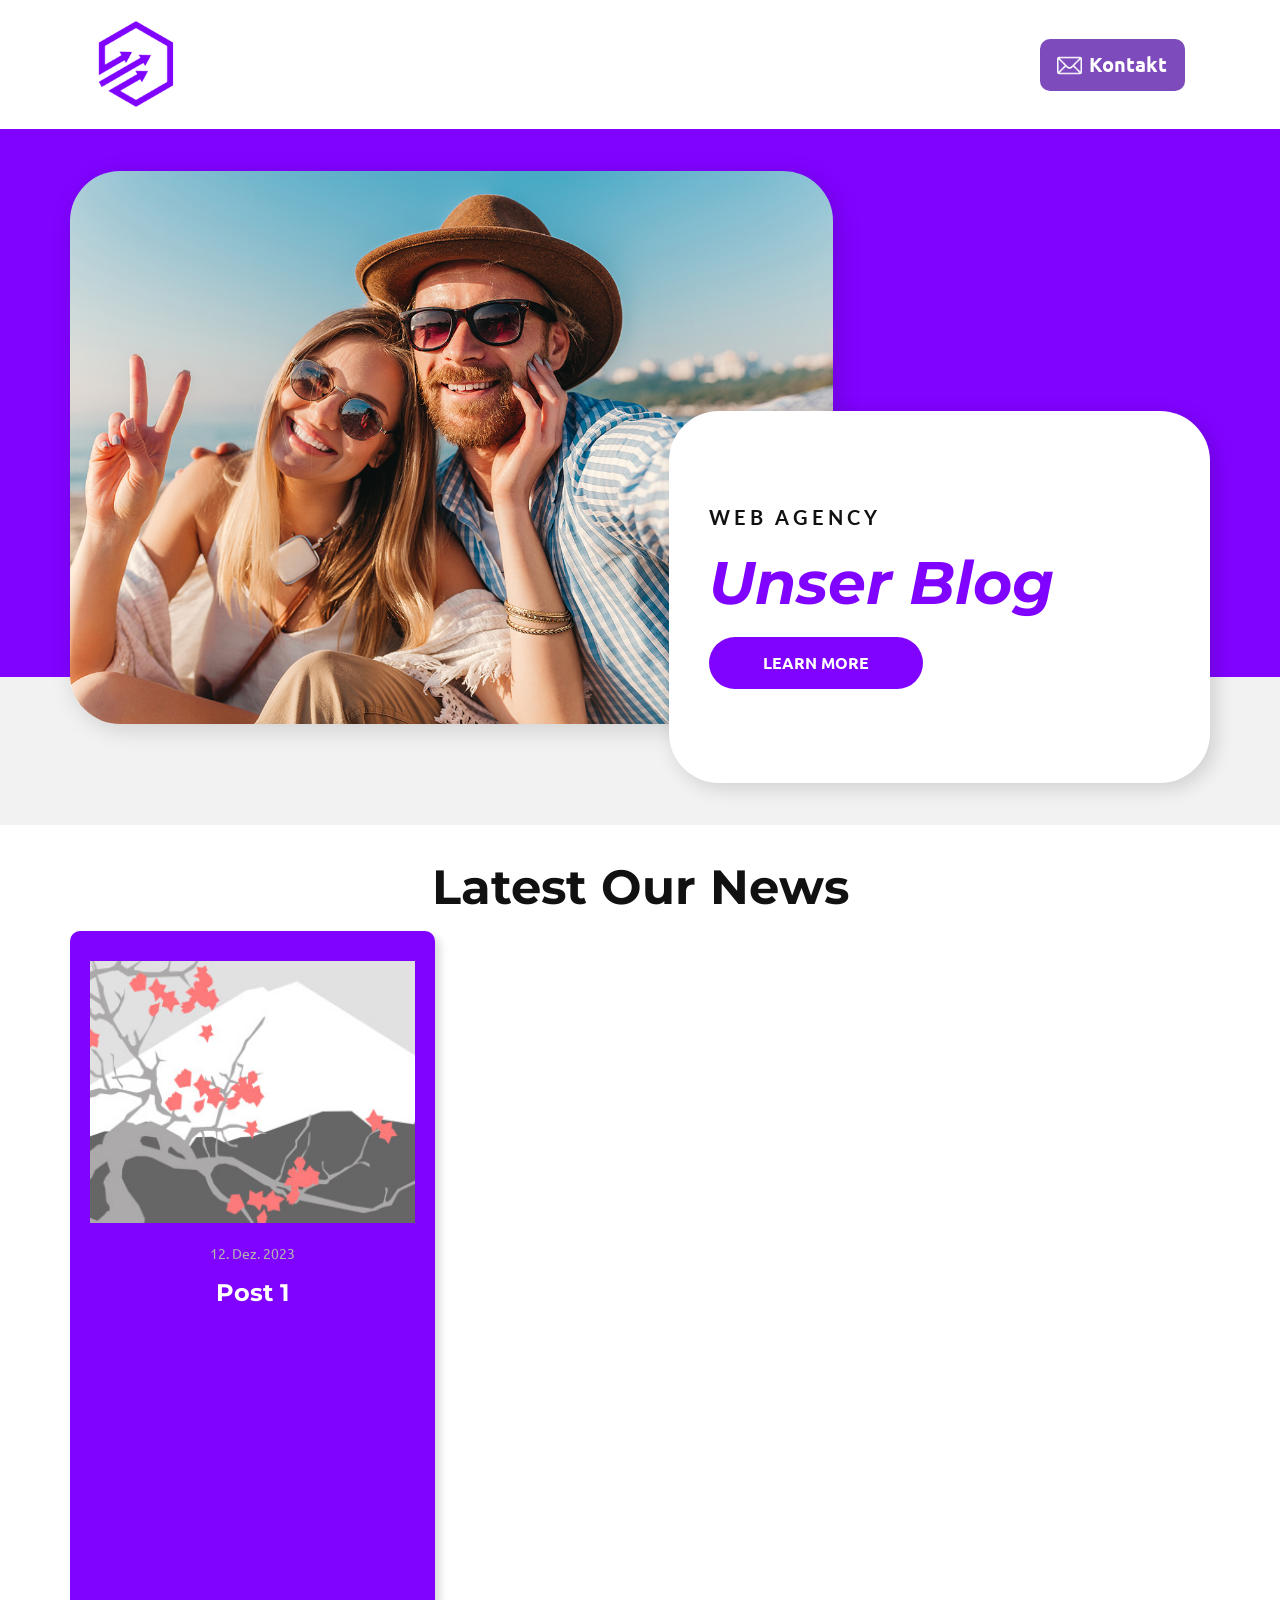
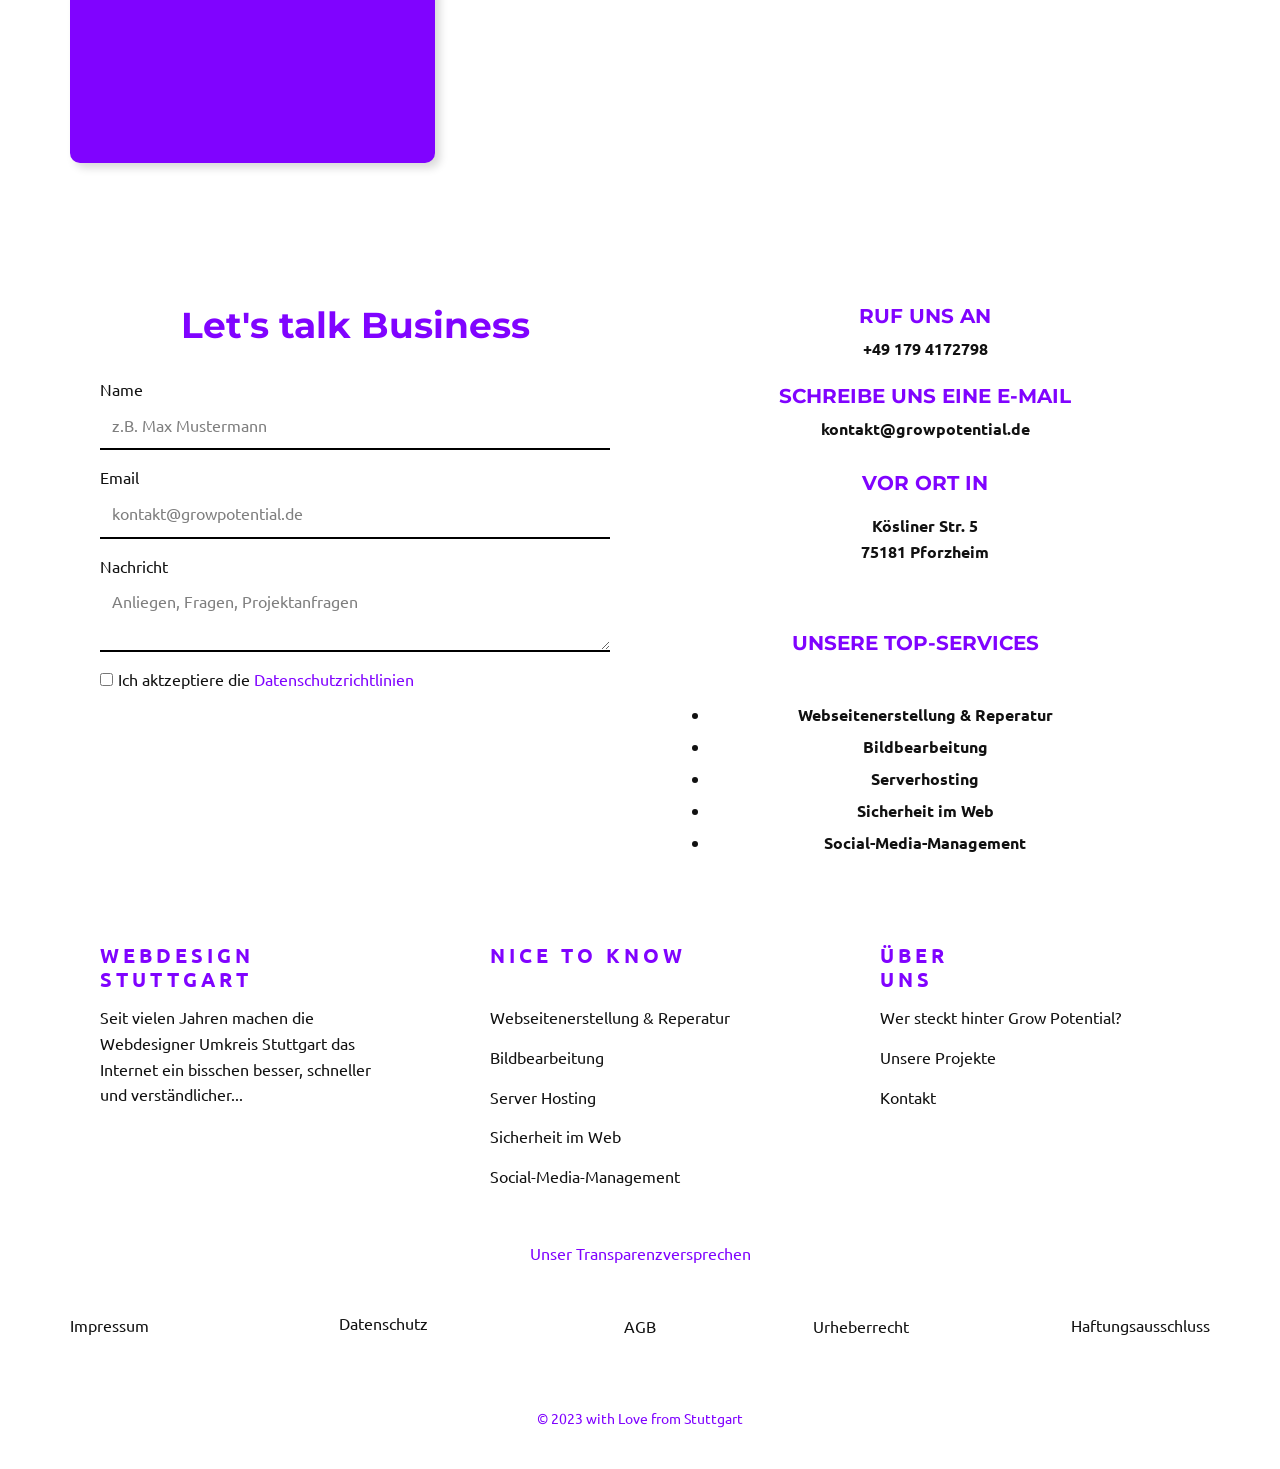
<file: Blog.html>
<!DOCTYPE html>
<html style="font-size: 16px;" lang="de-DE"><head>
    <meta name="viewport" content="width=device-width, initial-scale=1.0">
    <meta charset="utf-8">
    <meta name="keywords" content="​Get more out of your travel, ​Popular Travel Destinations&amp;amp; Types, ​Next-level travel powered by tech and the human touch, Active Tours, ​Designed for every type of traveler, ​Destinations near and far, we do it all, ​Connecting with nature as you travel">
    <meta name="description" content="">
    <title>Blog</title>
    <link rel="stylesheet" href="nicepage.css" media="screen">
<link rel="stylesheet" href="Blog.css" media="screen">
    <script class="u-script" type="text/javascript" src="jquery.js" defer=""></script>
    <script class="u-script" type="text/javascript" src="nicepage.js" defer=""></script>
    <meta name="generator" content="GrowPotential Webdesign">
    <meta name="referrer" content="origin">
    <link rel="icon" href="images/favicon.png">
    <link id="u-theme-google-font" rel="stylesheet" href="https://fonts.googleapis.com/css?family=Montserrat:100,100i,200,200i,300,300i,400,400i,500,500i,600,600i,700,700i,800,800i,900,900i|Ubuntu:300,300i,400,400i,500,500i,700,700i">
    <link id="u-page-google-font" rel="stylesheet" href="https://fonts.googleapis.com/css?family=Lato:100,100i,300,300i,400,400i,700,700i,900,900i|Montserrat:100,100i,200,200i,300,300i,400,400i,500,500i,600,600i,700,700i,800,800i,900,900i|Ubuntu:300,300i,400,400i,500,500i,700,700i">
    
    
    
    
    
    
    
    
    
    <script type="application/ld+json">{
		"@context": "http://schema.org",
		"@type": "Organization",
		"name": "GrowPotential Webdesign",
		"logo": "images/favicon.png?rand=8055"
}</script>
    <meta name="theme-color" content="#8003ff">
    <meta property="og:title" content="Blog">
    <meta property="og:description" content="">
    <meta property="og:type" content="website">
  <script>
    function gdprConfirmed() {
        return true;
    }
    if (gdprConfirmed()) {
    document.write("\
    \
    <!-- Google Analytics -->\
    <gascript async src=\"https://www.googletagmanager.com/gtag/js?id=G-J4GH85P5CY\"></gascript>\
    <gascript>\
        window.dataLayer = window.dataLayer || [];\
        function gtag(){dataLayer.push(arguments);}\
        gtag('js', new Date());\
        gtag('config', 'G-J4GH85P5CY');\
    </gascript>\
    <!-- End Google Analytics -->\
    ".replace(/gascript/g, 'script'));
    }
    </script><script>
    function gdprConfirmed() {
        return true;
    }
    function dynamicLoadScript(src) {
        var script = document.createElement('script');
        script.src = src && typeof src === 'string' ? src : 'https://www.google.com/recaptcha/api.js?render=6LfZBDQpAAAAAEnrAy3wtXMP8q3ovz2EH6c9-pMR';
        script.async = true;
        document.body.appendChild(script);
        script.onload = function() {
            let event = new CustomEvent("recaptchaLoaded");
            document.dispatchEvent(event);
        };
    }
    document.addEventListener('DOMContentLoaded', function () {
        var confirmButton = document.querySelector('.u-cookies-consent .u-button-confirm');
        if (confirmButton) {
            confirmButton.onclick = dynamicLoadScript;
        }
    });
    </script>
    <script>
        document.addEventListener("DOMContentLoaded", function(){
            if (!gdprConfirmed()) {
                return;
            }
            dynamicLoadScript('https://www.google.com/recaptcha/enterprise.js?render=6LfZBDQpAAAAAEnrAy3wtXMP8q3ovz2EH6c9-pMR');
        });
    </script>
    <script>
        document.addEventListener("recaptchaLoaded", function() {
            if (!gdprConfirmed()) {
                return;
            }
            (function (grecaptcha, sitekey, actions) {
                var recaptcha = {
                    execute: function (action, submitFormCb) {
                        try {
                            grecaptcha.execute(
                                sitekey,
                                {action: action}
                            ).then(function (token) {
                                var forms = document.getElementsByTagName('form');

                                for (var i = 0; i < forms.length; i++) {
                                    var fields = forms[i].getElementsByTagName('input');

                                    for (var j = 0; j < fields.length; j++) {
                                        var field = fields[j];

                                        if ('recaptchaResponse' === field.getAttribute('name')) {
                                            field.setAttribute('value', token);
                                            break;
                                        }
                                    }
                                }
                                submitFormCb();
                            });
                        } catch (e) {
                            var formError = document.querySelector('.u-form-send-error');

                            if (formError) {
                                formError.innerText = 'Fehler des Website-Besitzers: ' + e.message.replace(/:[\s\S]*/, '');
                                formError.style.display = 'block';
                            }
                        }
                    },

                    executeContact: function (submitFormCb) {
                        recaptcha.execute(actions['contact'], submitFormCb);
                    }
                };

                window.recaptchaObject = recaptcha;
            })(
                
                grecaptcha.enterprise,
                '6LfZBDQpAAAAAEnrAy3wtXMP8q3ovz2EH6c9-pMR',
                {'contact': 'contact'}
            );
        });
    </script>
<meta data-intl-tel-input-cdn-path="intlTelInput/"></head>
  <body data-path-to-root="./" data-include-products="false" class="u-body u-xl-mode" data-lang="de"><header class="u-clearfix u-header u-sticky u-sticky-5d9f" id="sec-be42"><div class="u-clearfix u-sheet u-sheet-1">
        <a href="Home.html" class="u-image u-logo u-image-1" data-image-width="500" data-image-height="500" title="Home">
          <img class="u-logo-image u-logo-image-1" src="images/favicon.png?rand=8055">
        </a>
        <nav class="u-menu u-menu-one-level u-offcanvas u-menu-1" data-responsive-from="SM">
          <div class="menu-collapse" style="font-size: 1.25rem; letter-spacing: 0px; font-weight: 700;">
            <a class="u-button-style u-custom-left-right-menu-spacing u-custom-padding-bottom u-custom-text-color u-custom-text-hover-color u-custom-top-bottom-menu-spacing u-nav-link u-text-active-palette-1-base u-text-hover-palette-2-base" href="#" data-lang-de="{&quot;content&quot;:&quot;\n          <svg class=\&quot;u-svg-link\&quot; viewBox=\&quot;0 0 24 24\&quot;><use xmlns:xlink=\&quot;http://www.w3.org/1999/xlink\&quot; xlink:href=\&quot;#menu-hamburger\&quot;></use></svg>\n          <svg class=\&quot;u-svg-content\&quot; version=\&quot;1.1\&quot; id=\&quot;menu-hamburger\&quot; viewBox=\&quot;0 0 16 16\&quot; x=\&quot;0px\&quot; y=\&quot;0px\&quot; xmlns:xlink=\&quot;http://www.w3.org/1999/xlink\&quot; xmlns=\&quot;http://www.w3.org/2000/svg\&quot;><g><rect y=\&quot;1\&quot; width=\&quot;16\&quot; height=\&quot;2\&quot;></rect><rect y=\&quot;7\&quot; width=\&quot;16\&quot; height=\&quot;2\&quot;></rect><rect y=\&quot;13\&quot; width=\&quot;16\&quot; height=\&quot;2\&quot;></rect>\n</g></svg>\n        &quot;,&quot;href&quot;:&quot;#&quot;}">
              <svg class="u-svg-link" viewBox="0 0 24 24"><use xmlns:xlink="http://www.w3.org/1999/xlink" xlink:href="#menu-hamburger"></use></svg>
              <svg class="u-svg-content" version="1.1" id="menu-hamburger" viewBox="0 0 16 16" x="0px" y="0px" xmlns:xlink="http://www.w3.org/1999/xlink" xmlns="http://www.w3.org/2000/svg"><g><rect y="1" width="16" height="2"></rect><rect y="7" width="16" height="2"></rect><rect y="13" width="16" height="2"></rect>
</g></svg>
            </a>
          </div>
          <div class="u-custom-menu u-nav-container">
            <ul class="u-nav u-unstyled u-nav-1"><li class="u-nav-item"><a class="u-button-style u-nav-link u-text-active-palette-1-base u-text-hover-grey-50 u-text-white" style="padding: 10px 16px;">Warum wir?</a>
</li><li class="u-nav-item"><a class="u-button-style u-nav-link u-text-active-palette-1-base u-text-hover-grey-50 u-text-white" style="padding: 10px 16px;">Was machen wir?</a>
</li><li class="u-nav-item"><a class="u-button-style u-nav-link u-text-active-palette-1-base u-text-hover-grey-50 u-text-white" style="padding: 10px 19px 10px 16px;">Portfolio</a>
</li></ul>
          </div>
          <div class="u-custom-menu u-nav-container-collapse">
            <div class="u-black u-container-style u-inner-container-layout u-opacity u-opacity-95 u-sidenav">
              <div class="u-inner-container-layout u-sidenav-overflow">
                <div class="u-menu-close"></div>
                <ul class="u-align-center u-nav u-popupmenu-items u-unstyled u-nav-2"><li class="u-nav-item"><a class="u-button-style u-nav-link">Warum wir?</a>
</li><li class="u-nav-item"><a class="u-button-style u-nav-link">Was machen wir?</a>
</li><li class="u-nav-item"><a class="u-button-style u-nav-link">Portfolio</a>
</li></ul>
              </div>
            </div>
            <div class="u-black u-menu-overlay u-opacity u-opacity-70"></div>
          </div>
        </nav>
        <a href="tel:+12345678910" class="u-align-center u-border-none u-btn u-button-style u-custom-color-5 u-hover-feature u-hover-palette-1-base u-radius-10 u-text-active-white u-btn-1" data-lang-de="{&quot;content&quot;:&quot;<span class=\&quot;u-file-icon u-icon u-text-white u-block-control u-icon-1\&quot; style=\&quot;margin-right: 7px; font-size: 1.25em; vertical-align: -2px\&quot; data-block=\&quot;12\&quot;><img src=\&quot;images/646094-d32b5ee5.png\&quot; alt=\&quot;\&quot; data-original-src=\&quot;images/646094.png\&quot; data-color=\&quot;#000000\&quot;></span>Kontakt&quot;,&quot;href&quot;:&quot;tel:+12345678910&quot;}"><span class="u-file-icon u-icon u-text-white u-icon-1"><img src="images/646094-d32b5ee5.png" alt=""></span>Kontakt
        </a>
      </div><style class="u-sticky-style" data-style-id="5d9f">.u-sticky-fixed.u-sticky-5d9f:before, .u-body.u-sticky-fixed .u-sticky-5d9f:before {
borders: top right bottom left !important; border-color: #ffffff !important; border-width: 2px !important
}</style></header> 
    <section class="u-clearfix u-grey-5 u-section-1" id="sec-28a0">
      <div class="u-expanded-width u-palette-1-base u-shape u-shape-rectangle u-shape-1" data-animation-name="customAnimationIn" data-animation-duration="1500" data-animation-delay="250"></div>
      <img src="images/young-attractive-smiling-happy-man-woman-sunglasses-sitting-5.jpg" alt="" class="u-image u-image-round u-radius-50 u-image-1" data-image-width="1300" data-image-height="867" data-animation-name="customAnimationIn" data-animation-duration="1750" data-animation-delay="500">
      <div class="u-align-left u-container-align-left u-container-style u-group u-radius-50 u-shape-round u-white u-group-1" data-animation-name="customAnimationIn" data-animation-duration="1500" data-animation-delay="500">
        <div class="u-container-layout u-valign-middle u-container-layout-1">
          <h5 class="u-align-left u-text u-text-default u-text-1">Web agency<br>
          </h5>
          <h1 class="u-align-left u-text u-text-palette-2-base u-text-2">Unser Blog</h1>
          <a href="https://nicepage.com/k/birthday-html-templates" class="u-active-palette-2-base u-align-left u-border-none u-btn u-btn-round u-button-style u-hover-palette-2-base u-palette-1-base u-radius-50 u-text-active-white u-text-body-alt-color u-text-hover-white u-btn-1">learn more</a>
        </div>
      </div>
    </section>
    <section class="u-align-center u-clearfix u-section-2" id="carousel_2c64">
      <div class="u-clearfix u-sheet u-sheet-1">
        <h2 class="u-text u-text-body-color u-text-1"> Latest Our News</h2><!--blog--><!--blog_options_json--><!--{"type":"Recent","source":"","tags":"","count":""}--><!--/blog_options_json-->
        <div class="u-blog u-expanded-width u-blog-1">
          <div class="u-list-control"></div>
          <div class="u-repeater u-repeater-1"><!--blog_post-->
            <div class="u-align-center u-blog-post u-container-style u-palette-1-base u-radius-10 u-repeater-item u-shape-round u-video-cover u-repeater-item-1">
              <div class="u-container-layout u-similar-container u-container-layout-1">
                <a class="u-post-header-link" href="blog/post-1.html"><!--blog_post_image-->
                  <img alt="" class="u-blog-control u-expanded-width u-image u-image-default u-image-1" src="images/0fd3416c.jpeg" data-image-width="1380" data-image-height="920"><!--/blog_post_image-->
                </a><!--blog_post_metadata-->
                <div class="u-blog-control u-metadata u-text-grey-30 u-metadata-1"><!--blog_post_metadata_date-->
                  <span class="u-meta-date u-meta-icon">12. Dez. 2023</span><!--/blog_post_metadata_date--><!--blog_post_metadata_comments-->
                  <!--/blog_post_metadata_comments-->
                </div><!--/blog_post_metadata--><!--blog_post_header-->
                <h4 class="u-align-center u-blog-control u-text u-text-2">
                  <a class="u-post-header-link" href="blog/post-1.html">Post 1</a>
                </h4><!--/blog_post_header-->
              </div>
            </div><!--/blog_post-->
          </div>
          <div class="u-list-control"></div>
        </div><!--/blog-->
      </div>
    </section>
    
    
    
    
    
    
    
    
    <footer class="u-clearfix u-footer u-white" id="sec-754b"><div class="u-clearfix u-sheet u-valign-middle u-sheet-1">
        <div class="data-layout-selected u-clearfix u-expanded-width u-gutter-0 u-layout-wrap u-layout-wrap-1">
          <div class="u-gutter-0 u-layout">
            <div class="u-layout-row">
              <div class="u-align-center u-container-style u-layout-cell u-size-30 u-layout-cell-1">
                <div class="u-container-layout u-valign-top u-container-layout-1">
                  <h6 class="u-text u-text-default u-text-palette-1-base u-text-1" data-animation-name="" data-animation-duration="0" data-animation-delay="0" data-animation-direction="" data-lang-de="Contact Us"> Let's talk Business</h6>
                  <div class="u-expanded-width u-form u-form-1">
                    <form action="https://forms.nicepagesrv.com/v2/form/process" class="u-clearfix u-form-spacing-15 u-form-vertical u-inner-form" style="padding: 0;" source="email" name="form">
                      <div class="u-form-group u-form-name">
                        <label class="u-label" data-lang-de="Name">Name</label>
                        <input type="text" placeholder="z.B. Max Mustermann" id="name-daf4" name="name" class="u-border-2 u-border-black u-border-no-left u-border-no-right u-border-no-top u-input u-input-rectangle" required="" data-lang-de="Enter your Name">
                      </div>
                      <div class="u-form-email u-form-group">
                        <label class="u-label" data-lang-de="Email">Email</label>
                        <input type="email" placeholder="kontakt@growpotential.de" id="email-daf4" name="email" class="u-border-2 u-border-black u-border-no-left u-border-no-right u-border-no-top u-input u-input-rectangle" required="" data-lang-de="Enter a valid email address">
                      </div>
                      <div class="u-form-group u-form-message">
                        <label class="u-label" data-lang-de="Message">Nachricht</label>
                        <textarea id="message-daf4" name="message" class="u-border-2 u-border-black u-border-no-left u-border-no-right u-border-no-top u-input u-input-rectangle" required="" data-lang-de="" placeholder="Anliegen, Fragen, Projektanfragen"></textarea>
                      </div>
                      <div class="u-form-agree u-form-group u-form-group-4">
                        <label class="u-field-label" data-lang-de=""></label>
                        <input type="checkbox" id="agree-f183" name="agree" class="u-agree-checkbox u-field-input" required="">
                        <label class="u-field-label" style="" data-lang-de="I accept the <a href=&quot;#&quot;>Terms of Service</a>">Ich aktzeptiere die <a href="#">Datenschutzrichtlinien</a>
                        </label>
                      </div>
                      <div class="u-align-left u-form-group u-form-submit">
                        <a href="#" class="u-active-palette-2-light-2 u-align-center u-btn u-btn-submit u-button-style u-hover-custom-color-6 u-hover-feature u-palette-1-base u-radius-10 u-text-active-white u-text-hover-white u-btn-1" data-lang-de="{&quot;content&quot;:&quot;Submit&quot;,&quot;href&quot;:&quot;#&quot;}" data-animation-name="customAnimationIn" data-animation-duration="1000" data-animation-delay="0">Absenden</a>
                        <input type="submit" value="submit" class="u-form-control-hidden">
                      </div>
                      <div class="u-form-send-message u-form-send-success" data-lang-de="
            Thank you! Your message has been sent.
        "> Thank you! Your message has been sent. </div>
                      <div class="u-form-send-error u-form-send-message" data-lang-de="
            Unable to send your message. Please fix errors then try again.
        "> Unable to send your message. Please fix errors then try again. </div>
                      <input type="hidden" value="" name="recaptchaResponse">
                      <input type="hidden" name="formServices" value="7276db46-cddc-3fde-ff53-1950ef16171d">
                      <input type="hidden" name="siteKey" value="6LfZBDQpAAAAAEnrAy3wtXMP8q3ovz2EH6c9-pMR">
                    </form>
                  </div>
                </div>
              </div>
              <div class="u-align-center u-container-style u-layout-cell u-shape-rectangle u-size-30 u-layout-cell-2">
                <div class="u-container-layout u-container-layout-2">
                  <h6 class="u-align-center u-text u-text-palette-2-base u-text-2" data-lang-de="call us">Ruf uns an</h6>
                  <p class="u-align-center u-text u-text-3" data-lang-de="1 (234) 567-891<br>1 (234) 987-654">+49 179 4172798</p>
                  <h6 class="u-align-center u-text u-text-palette-2-base u-text-4" data-lang-de="call us">Schreibe uns eine E-Mail</h6>
                  <p class="u-align-center u-text u-text-5" data-lang-de="1 (234) 567-891<br>1 (234) 987-654">kontakt@growpotential.de</p>
                  <h6 class="u-align-center u-text u-text-palette-2-base u-text-6" data-lang-de="location">Vor Ort in</h6>
                  <p class="u-align-center u-text u-text-7" data-lang-de="121 Rock Sreet, 21 Avenue,<br>New York, NY 92103-9000">Kösliner Str. 5<br>75181 Pforzheim
                  </p>
                  <h6 class="u-align-center u-text u-text-palette-2-base u-text-8" data-lang-de="Our top services">Unsere Top-Services</h6>
                  <ul data-lang-de="<li><div class=&quot;u-list-icon hidden&quot;></div>Local transfers
</li><li><div class=&quot;u-list-icon hidden&quot;></div>Airport Transfers
</li><li><div class=&quot;u-list-icon hidden&quot;></div>Excursions and Tours</li>" class="u-align-center u-text u-text-9">
                    <li> Webseitenerstellung &amp; Reperatur </li>
                    <li> Bildbearbeitung</li>
                    <li> Serverhosting</li>
                    <li>Sicherheit im Web</li>
                    <li>Social-Media-Management</li>
                  </ul>
                </div>
              </div>
            </div>
          </div>
        </div>
        <div class="data-layout-selected u-clearfix u-expanded-width u-gutter-30 u-layout-wrap u-layout-wrap-2">
          <div class="u-gutter-0 u-layout">
            <div class="u-layout-row">
              <div class="u-align-center-md u-align-center-sm u-align-center-xs u-align-left-lg u-align-left-xl u-container-style u-layout-cell u-left-cell u-size-20 u-layout-cell-3">
                <div class="u-container-layout u-valign-top u-container-layout-3">
                  <h5 class="u-align-center-sm u-align-center-xs u-custom-font u-text u-text-default u-text-font u-text-palette-2-base u-text-10"> Webdesign Stuttgart<span style="font-weight: 400;"></span>
                  </h5>
                  <p class="u-align-center-sm u-align-center-xs u-text u-text-default u-text-11"> Seit vielen Jahren machen die Webdesigner Umkreis Stuttgart das Internet ein bisschen besser, schneller und verständlicher...</p>
                </div>
              </div>
              <div class="u-align-center-md u-align-center-sm u-align-center-xs u-align-left-lg u-align-left-xl u-container-style u-layout-cell u-size-20 u-layout-cell-4">
                <div class="u-container-layout u-container-layout-4">
                  <h5 class="u-align-center-sm u-align-center-xs u-custom-font u-text u-text-default u-text-font u-text-palette-1-base u-text-12">Nice to know</h5>
                  <p class="u-text u-text-default u-text-13">Webseitenerstellung &amp; Reperatur</p>
                  <p class="u-text u-text-default u-text-14">Bildbearbeitung</p>
                  <p class="u-text u-text-default u-text-15">Server Hosting</p>
                  <p class="u-text u-text-default u-text-16">Sicherheit im Web</p>
                  <p class="u-text u-text-default u-text-17">Social-Media-Management</p>
                </div>
              </div>
              <div class="u-align-center-md u-align-center-sm u-align-center-xs u-align-left-lg u-align-left-xl u-container-style u-layout-cell u-right-cell u-size-20 u-layout-cell-5">
                <div class="u-container-layout u-valign-top u-container-layout-5">
                  <h5 class="u-align-center-sm u-align-center-xs u-custom-font u-text u-text-default-lg u-text-default-xl u-text-font u-text-palette-1-base u-text-18">Über&nbsp;<br>uns
                  </h5><!--position-->
                  <div data-position="" class="u-position u-position-1"><!--block-->
                    <div class="u-block">
                      <div class="u-block-container u-clearfix"></div>
                    </div><!--/block-->
                  </div><!--/position-->
                  <p class="u-align-center-sm u-align-center-xs u-text u-text-default u-text-19">Wer steckt hinter Grow Potential?</p>
                  <p class="u-align-center-sm u-align-center-xs u-text u-text-default-lg u-text-default-xl u-text-20">Unsere Projekte</p>
                  <p class="u-align-center-sm u-align-center-xs u-text u-text-default-lg u-text-default-xl u-text-21">Kontakt</p>
                </div>
              </div>
            </div>
          </div>
        </div>
        <p class="u-hover-feature u-text u-text-default u-text-palette-1-base u-text-22">Unser Transparenzversprechen</p>
        <p class="u-text u-text-default u-text-23">Datenschutz</p>
        <p class="u-text u-text-default u-text-24">Impressum</p>
        <p class="u-text u-text-default u-text-25">Haftungsausschluss</p>
        <p class="u-text u-text-default u-text-26">Urheberrecht</p>
        <p class="u-text u-text-default u-text-27">AGB</p>
        <p class="u-align-center u-hover-feature u-small-text u-text u-text-palette-2-base u-text-variant u-text-28" data-lang-de="Beispiel Fußtext"> © 2023 with Love from Stuttgart</p>
      </div></footer>
  
</body></html>
</file>
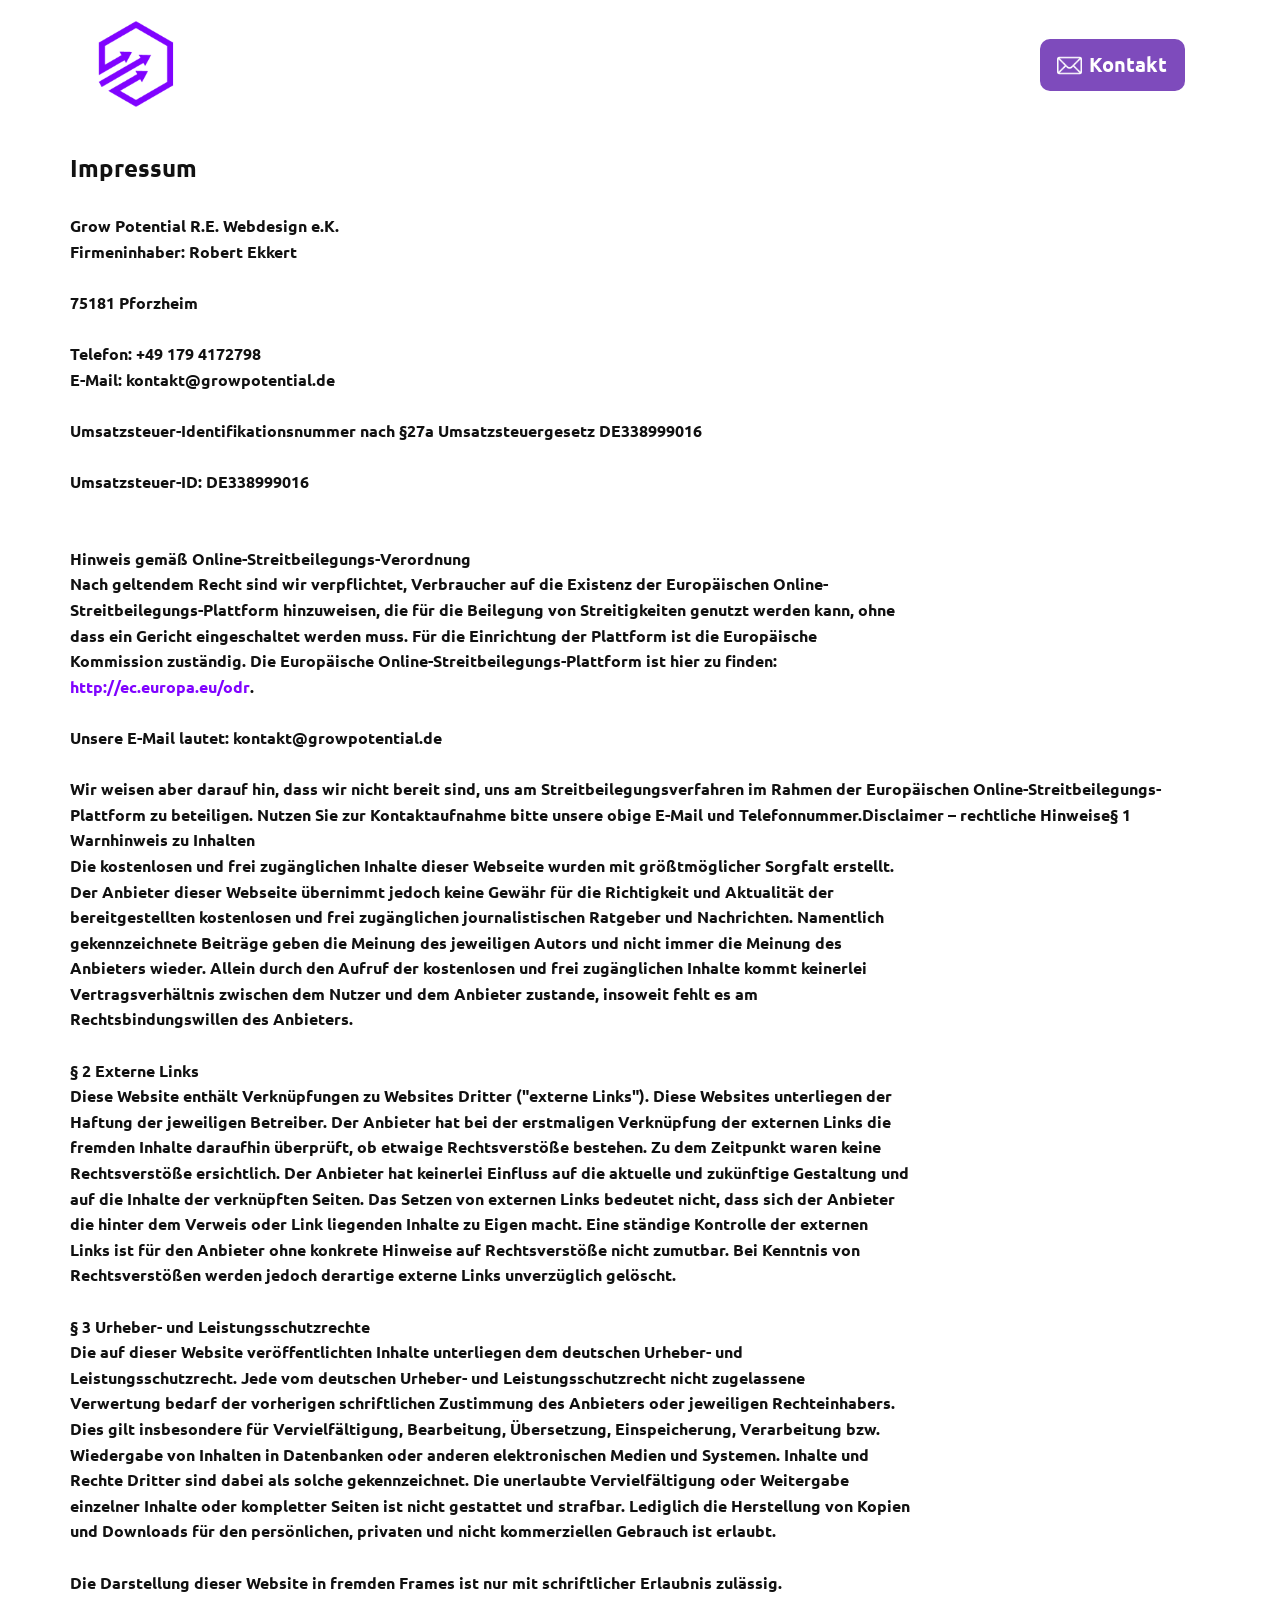
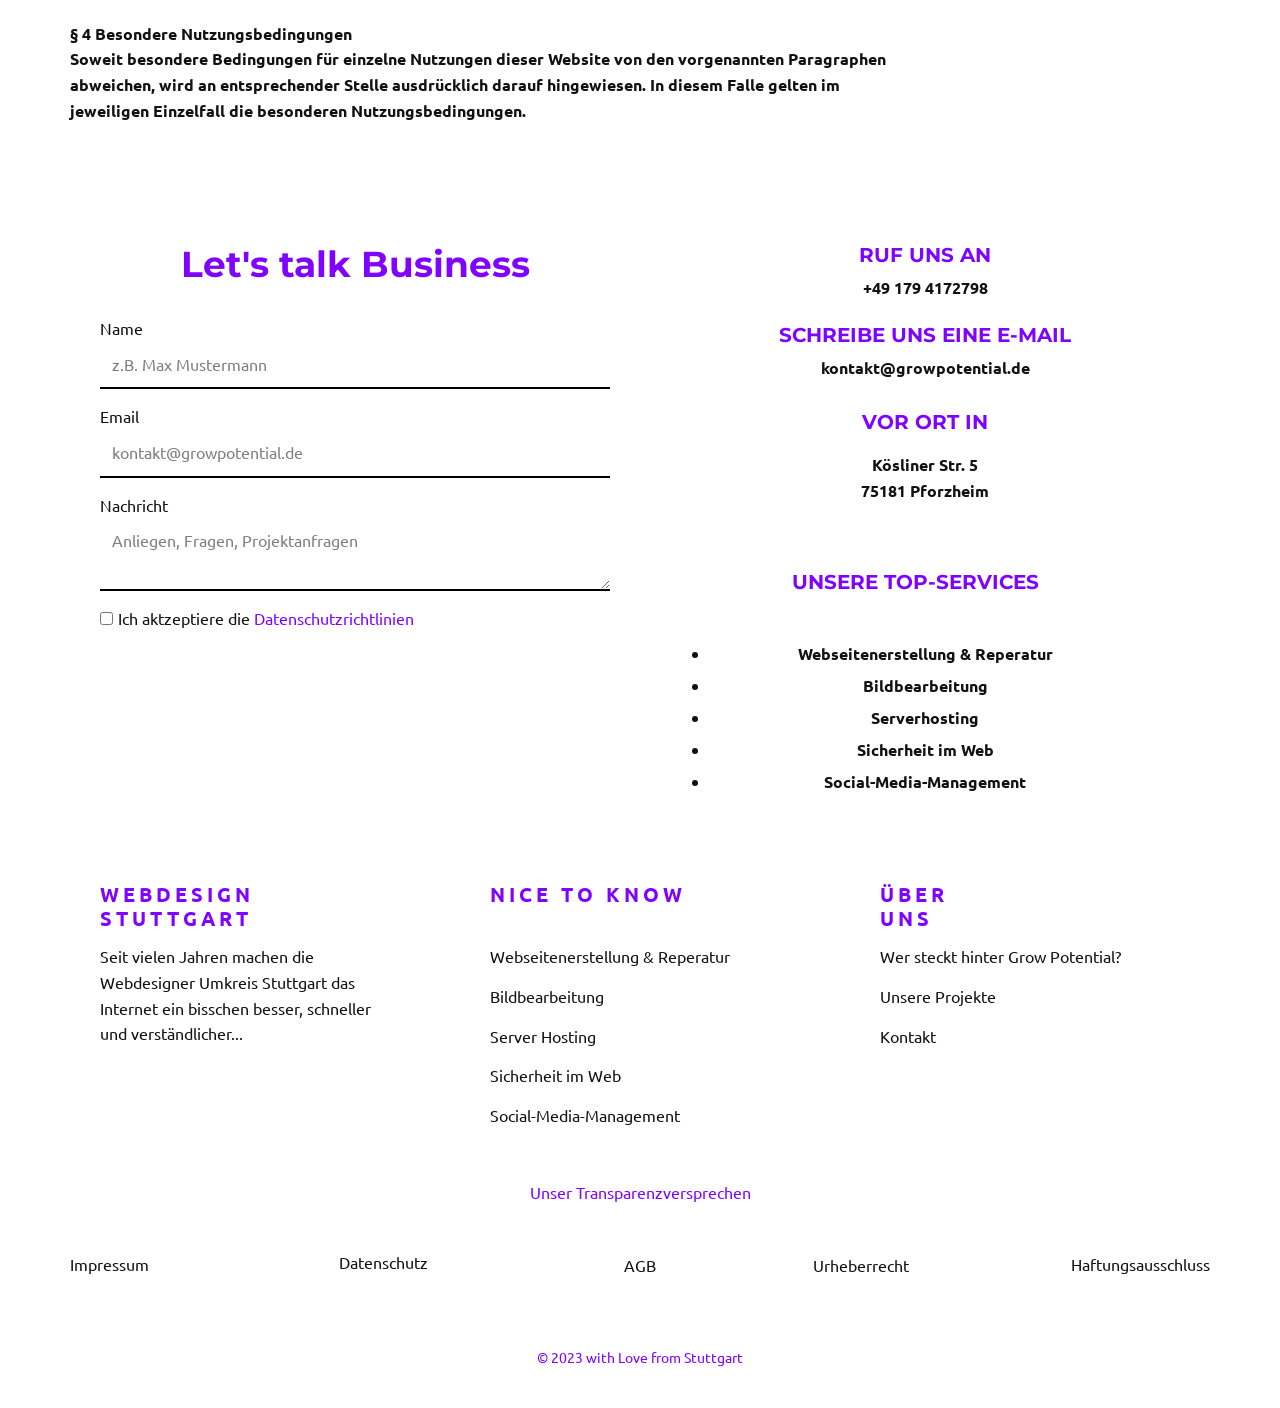
<file: Datenschutz.html>
<!DOCTYPE html>
<html style="font-size: 16px;" lang="de-DE"><head>
    <meta name="viewport" content="width=device-width, initial-scale=1.0">
    <meta charset="utf-8">
    <meta name="keywords" content="">
    <meta name="description" content="">
    <title>Datenschutz</title>
    <link rel="stylesheet" href="nicepage.css" media="screen">
<link rel="stylesheet" href="Datenschutz.css" media="screen">
    <script class="u-script" type="text/javascript" src="jquery.js" defer=""></script>
    <script class="u-script" type="text/javascript" src="nicepage.js" defer=""></script>
    <meta name="generator" content="GrowPotential Webdesign">
    <meta name="referrer" content="origin">
    <link rel="icon" href="images/favicon.png">
    <link id="u-theme-google-font" rel="stylesheet" href="https://fonts.googleapis.com/css?family=Montserrat:100,100i,200,200i,300,300i,400,400i,500,500i,600,600i,700,700i,800,800i,900,900i|Ubuntu:300,300i,400,400i,500,500i,700,700i">
    <link id="u-page-google-font" rel="stylesheet" href="https://fonts.googleapis.com/css?family=Ubuntu:300,300i,400,400i,500,500i,700,700i|Lato:100,100i,300,300i,400,400i,700,700i,900,900i">
    
    
    
    
    
    
    
    
    <script type="application/ld+json">{
		"@context": "http://schema.org",
		"@type": "Organization",
		"name": "GrowPotential Webdesign",
		"logo": "images/favicon.png?rand=8055"
}</script>
    <meta name="theme-color" content="#8003ff">
    <meta property="og:title" content="Datenschutz">
    <meta property="og:description" content="">
    <meta property="og:type" content="website">
  <script>
    function gdprConfirmed() {
        return true;
    }
    if (gdprConfirmed()) {
    document.write("\
    \
    <!-- Google Analytics -->\
    <gascript async src=\"https://www.googletagmanager.com/gtag/js?id=G-J4GH85P5CY\"></gascript>\
    <gascript>\
        window.dataLayer = window.dataLayer || [];\
        function gtag(){dataLayer.push(arguments);}\
        gtag('js', new Date());\
        gtag('config', 'G-J4GH85P5CY');\
    </gascript>\
    <!-- End Google Analytics -->\
    ".replace(/gascript/g, 'script'));
    }
    </script><script>
    function gdprConfirmed() {
        return true;
    }
    function dynamicLoadScript(src) {
        var script = document.createElement('script');
        script.src = src && typeof src === 'string' ? src : 'https://www.google.com/recaptcha/api.js?render=6LfZBDQpAAAAAEnrAy3wtXMP8q3ovz2EH6c9-pMR';
        script.async = true;
        document.body.appendChild(script);
        script.onload = function() {
            let event = new CustomEvent("recaptchaLoaded");
            document.dispatchEvent(event);
        };
    }
    document.addEventListener('DOMContentLoaded', function () {
        var confirmButton = document.querySelector('.u-cookies-consent .u-button-confirm');
        if (confirmButton) {
            confirmButton.onclick = dynamicLoadScript;
        }
    });
    </script>
    <script>
        document.addEventListener("DOMContentLoaded", function(){
            if (!gdprConfirmed()) {
                return;
            }
            dynamicLoadScript('https://www.google.com/recaptcha/enterprise.js?render=6LfZBDQpAAAAAEnrAy3wtXMP8q3ovz2EH6c9-pMR');
        });
    </script>
    <script>
        document.addEventListener("recaptchaLoaded", function() {
            if (!gdprConfirmed()) {
                return;
            }
            (function (grecaptcha, sitekey, actions) {
                var recaptcha = {
                    execute: function (action, submitFormCb) {
                        try {
                            grecaptcha.execute(
                                sitekey,
                                {action: action}
                            ).then(function (token) {
                                var forms = document.getElementsByTagName('form');

                                for (var i = 0; i < forms.length; i++) {
                                    var fields = forms[i].getElementsByTagName('input');

                                    for (var j = 0; j < fields.length; j++) {
                                        var field = fields[j];

                                        if ('recaptchaResponse' === field.getAttribute('name')) {
                                            field.setAttribute('value', token);
                                            break;
                                        }
                                    }
                                }
                                submitFormCb();
                            });
                        } catch (e) {
                            var formError = document.querySelector('.u-form-send-error');

                            if (formError) {
                                formError.innerText = 'Fehler des Website-Besitzers: ' + e.message.replace(/:[\s\S]*/, '');
                                formError.style.display = 'block';
                            }
                        }
                    },

                    executeContact: function (submitFormCb) {
                        recaptcha.execute(actions['contact'], submitFormCb);
                    }
                };

                window.recaptchaObject = recaptcha;
            })(
                
                grecaptcha.enterprise,
                '6LfZBDQpAAAAAEnrAy3wtXMP8q3ovz2EH6c9-pMR',
                {'contact': 'contact'}
            );
        });
    </script>
<meta data-intl-tel-input-cdn-path="intlTelInput/"></head>
  <body data-path-to-root="./" data-include-products="false" class="u-body u-xl-mode" data-lang="de"><header class="u-clearfix u-header u-sticky u-sticky-5d9f" id="sec-be42"><div class="u-clearfix u-sheet u-sheet-1">
        <a href="Home.html" class="u-image u-logo u-image-1" data-image-width="500" data-image-height="500" title="Home">
          <img class="u-logo-image u-logo-image-1" src="images/favicon.png?rand=8055">
        </a>
        <nav class="u-menu u-menu-one-level u-offcanvas u-menu-1" data-responsive-from="SM">
          <div class="menu-collapse" style="font-size: 1.25rem; letter-spacing: 0px; font-weight: 700;">
            <a class="u-button-style u-custom-left-right-menu-spacing u-custom-padding-bottom u-custom-text-color u-custom-text-hover-color u-custom-top-bottom-menu-spacing u-nav-link u-text-active-palette-1-base u-text-hover-palette-2-base" href="#" data-lang-de="{&quot;content&quot;:&quot;\n          <svg class=\&quot;u-svg-link\&quot; viewBox=\&quot;0 0 24 24\&quot;><use xmlns:xlink=\&quot;http://www.w3.org/1999/xlink\&quot; xlink:href=\&quot;#menu-hamburger\&quot;></use></svg>\n          <svg class=\&quot;u-svg-content\&quot; version=\&quot;1.1\&quot; id=\&quot;menu-hamburger\&quot; viewBox=\&quot;0 0 16 16\&quot; x=\&quot;0px\&quot; y=\&quot;0px\&quot; xmlns:xlink=\&quot;http://www.w3.org/1999/xlink\&quot; xmlns=\&quot;http://www.w3.org/2000/svg\&quot;><g><rect y=\&quot;1\&quot; width=\&quot;16\&quot; height=\&quot;2\&quot;></rect><rect y=\&quot;7\&quot; width=\&quot;16\&quot; height=\&quot;2\&quot;></rect><rect y=\&quot;13\&quot; width=\&quot;16\&quot; height=\&quot;2\&quot;></rect>\n</g></svg>\n        &quot;,&quot;href&quot;:&quot;#&quot;}">
              <svg class="u-svg-link" viewBox="0 0 24 24"><use xmlns:xlink="http://www.w3.org/1999/xlink" xlink:href="#menu-hamburger"></use></svg>
              <svg class="u-svg-content" version="1.1" id="menu-hamburger" viewBox="0 0 16 16" x="0px" y="0px" xmlns:xlink="http://www.w3.org/1999/xlink" xmlns="http://www.w3.org/2000/svg"><g><rect y="1" width="16" height="2"></rect><rect y="7" width="16" height="2"></rect><rect y="13" width="16" height="2"></rect>
</g></svg>
            </a>
          </div>
          <div class="u-custom-menu u-nav-container">
            <ul class="u-nav u-unstyled u-nav-1"><li class="u-nav-item"><a class="u-button-style u-nav-link u-text-active-palette-1-base u-text-hover-grey-50 u-text-white" style="padding: 10px 16px;">Warum wir?</a>
</li><li class="u-nav-item"><a class="u-button-style u-nav-link u-text-active-palette-1-base u-text-hover-grey-50 u-text-white" style="padding: 10px 16px;">Was machen wir?</a>
</li><li class="u-nav-item"><a class="u-button-style u-nav-link u-text-active-palette-1-base u-text-hover-grey-50 u-text-white" style="padding: 10px 19px 10px 16px;">Portfolio</a>
</li></ul>
          </div>
          <div class="u-custom-menu u-nav-container-collapse">
            <div class="u-black u-container-style u-inner-container-layout u-opacity u-opacity-95 u-sidenav">
              <div class="u-inner-container-layout u-sidenav-overflow">
                <div class="u-menu-close"></div>
                <ul class="u-align-center u-nav u-popupmenu-items u-unstyled u-nav-2"><li class="u-nav-item"><a class="u-button-style u-nav-link">Warum wir?</a>
</li><li class="u-nav-item"><a class="u-button-style u-nav-link">Was machen wir?</a>
</li><li class="u-nav-item"><a class="u-button-style u-nav-link">Portfolio</a>
</li></ul>
              </div>
            </div>
            <div class="u-black u-menu-overlay u-opacity u-opacity-70"></div>
          </div>
        </nav>
        <a href="tel:+12345678910" class="u-align-center u-border-none u-btn u-button-style u-custom-color-5 u-hover-feature u-hover-palette-1-base u-radius-10 u-text-active-white u-btn-1" data-lang-de="{&quot;content&quot;:&quot;<span class=\&quot;u-file-icon u-icon u-text-white u-block-control u-icon-1\&quot; style=\&quot;margin-right: 7px; font-size: 1.25em; vertical-align: -2px\&quot; data-block=\&quot;12\&quot;><img src=\&quot;images/646094-d32b5ee5.png\&quot; alt=\&quot;\&quot; data-original-src=\&quot;images/646094.png\&quot; data-color=\&quot;#000000\&quot;></span>Kontakt&quot;,&quot;href&quot;:&quot;tel:+12345678910&quot;}"><span class="u-file-icon u-icon u-text-white u-icon-1"><img src="images/646094-d32b5ee5.png" alt=""></span>Kontakt
        </a>
      </div><style class="u-sticky-style" data-style-id="5d9f">.u-sticky-fixed.u-sticky-5d9f:before, .u-body.u-sticky-fixed .u-sticky-5d9f:before {
borders: top right bottom left !important; border-color: #ffffff !important; border-width: 2px !important
}</style></header>
    <section class="cursor-hover u-clearfix u-section-1" id="sec-ec84">
      <div class="u-clearfix u-sheet u-sheet-1">
        <p class="u-text u-text-1">
          <span style="font-size: 1.5rem;"><b>Impressum</b>
          </span>
          <br>
          <br><b>Grow Potential R.E. Webdesign e.K.<br>Firmeninhaber: ​Robert Ekkert&nbsp;<br>
            <br>75181 Pforzheim<br>
            <br>Telefon: +​49 179 4172798<br>E-Mail: ​​kontakt@growpotential.de<br>
            <br></b>
          <span style="font-weight: 700;">Umsatzsteuer-Identifikationsnummer nach §27a Umsatzsteuergesetz DE338999016</span><b>
            <br>
            <br>Umsatzsteuer-ID:&nbsp;DE338999016 <br>
            <br>
            <br>Hinweis gemäß Online-Streitbeilegungs-Verordnung<br>Nach geltendem Recht sind wir verpflichtet, Verbraucher auf die Existenz der Europäischen Online-<br>Streitbeilegungs-Plattform hinzuweisen, die für die Beilegung von Streitigkeiten genutzt werden kann, ohne<br>dass ein Gericht eingeschaltet werden muss. Für die Einrichtung der Plattform ist die Europäische<br>Kommission zuständig. Die Europäische Online-Streitbeilegungs-Plattform ist hier zu finden:<br>
            <a href="http://ec.europa.eu/odr" class="u-active-none u-border-none u-btn u-button-style u-hover-none u-none u-text-palette-1-base u-btn-1">http://ec.europa.eu/odr</a>.&nbsp;<br>
            <br>Unsere E-Mail lautet:&nbsp;kontakt@growpotential.de<br>
            <br>Wir weisen aber darauf hin, dass wir nicht bereit sind, uns am Streitbeilegungsverfahren im Rahmen der Europäischen Online-Streitbeilegungs-Plattform zu beteiligen. Nutzen Sie zur Kontaktaufnahme bitte unsere obige E-Mail und Telefonnummer.Disclaimer – rechtliche Hinweise§ 1 Warnhinweis zu Inhalten<br>Die kostenlosen und frei zugänglichen Inhalte dieser Webseite wurden mit größtmöglicher Sorgfalt erstellt.<br>Der Anbieter dieser Webseite übernimmt jedoch keine Gewähr für die Richtigkeit und Aktualität der<br>bereitgestellten kostenlosen und frei zugänglichen journalistischen Ratgeber und Nachrichten. Namentlich<br>gekennzeichnete Beiträge geben die Meinung des jeweiligen Autors und nicht immer die Meinung des<br>Anbieters wieder. Allein durch den Aufruf der kostenlosen und frei zugänglichen Inhalte kommt keinerlei<br>Vertragsverhältnis zwischen dem Nutzer und dem Anbieter zustande, insoweit fehlt es am<br>Rechtsbindungswillen des Anbieters.<br>
            <br>§ 2 Externe Links<br>Diese Website enthält Verknüpfungen zu Websites Dritter ("externe Links"). Diese Websites unterliegen der<br>Haftung der jeweiligen Betreiber. Der Anbieter hat bei der erstmaligen Verknüpfung der externen Links die<br>fremden Inhalte daraufhin überprüft, ob etwaige Rechtsverstöße bestehen. Zu dem Zeitpunkt waren keine<br>Rechtsverstöße ersichtlich. Der Anbieter hat keinerlei Einfluss auf die aktuelle und zukünftige Gestaltung und<br>auf die Inhalte der verknüpften Seiten. Das Setzen von externen Links bedeutet nicht, dass sich der Anbieter<br>die hinter dem Verweis oder Link liegenden Inhalte zu Eigen macht. Eine ständige Kontrolle der externen<br>Links ist für den Anbieter ohne konkrete Hinweise auf Rechtsverstöße nicht zumutbar. Bei Kenntnis von<br>Rechtsverstößen werden jedoch derartige externe Links unverzüglich gelöscht.<br>
            <br>§ 3 Urheber- und Leistungsschutzrechte<br>Die auf dieser Website veröffentlichten Inhalte unterliegen dem deutschen Urheber- und<br>Leistungsschutzrecht. Jede vom deutschen Urheber- und Leistungsschutzrecht nicht zugelassene<br>Verwertung bedarf der vorherigen schriftlichen Zustimmung des Anbieters oder jeweiligen Rechteinhabers.<br>Dies gilt insbesondere für Vervielfältigung, Bearbeitung, Übersetzung, Einspeicherung, Verarbeitung bzw.<br>Wiedergabe von Inhalten in Datenbanken oder anderen elektronischen Medien und Systemen. Inhalte und<br>Rechte Dritter sind dabei als solche gekennzeichnet. Die unerlaubte Vervielfältigung oder Weitergabe<br>einzelner Inhalte oder kompletter Seiten ist nicht gestattet und strafbar. Lediglich die Herstellung von Kopien<br>und Downloads für den persönlichen, privaten und nicht kommerziellen Gebrauch ist erlaubt.<br>
            <br>Die Darstellung dieser Website in fremden Frames ist nur mit schriftlicher Erlaubnis zulässig.<br>
            <br>§ 4 Besondere Nutzungsbedingungen<br>Soweit besondere Bedingungen für einzelne Nutzungen dieser Website von den vorgenannten Paragraphen<br>abweichen, wird an entsprechender Stelle ausdrücklich darauf hingewiesen. In diesem Falle gelten im<br>jeweiligen Einzelfall die besonderen Nutzungsbedingungen.</b>
        </p>
      </div>
    </section>
    
    
    
    
    
    
    
    
    <footer class="u-clearfix u-footer u-white" id="sec-754b"><div class="u-clearfix u-sheet u-valign-middle u-sheet-1">
        <div class="data-layout-selected u-clearfix u-expanded-width u-gutter-0 u-layout-wrap u-layout-wrap-1">
          <div class="u-gutter-0 u-layout">
            <div class="u-layout-row">
              <div class="u-align-center u-container-style u-layout-cell u-size-30 u-layout-cell-1">
                <div class="u-container-layout u-valign-top u-container-layout-1">
                  <h6 class="u-text u-text-default u-text-palette-1-base u-text-1" data-animation-name="" data-animation-duration="0" data-animation-delay="0" data-animation-direction="" data-lang-de="Contact Us"> Let's talk Business</h6>
                  <div class="u-expanded-width u-form u-form-1">
                    <form action="https://forms.nicepagesrv.com/v2/form/process" class="u-clearfix u-form-spacing-15 u-form-vertical u-inner-form" style="padding: 0;" source="email" name="form">
                      <div class="u-form-group u-form-name">
                        <label class="u-label" data-lang-de="Name">Name</label>
                        <input type="text" placeholder="z.B. Max Mustermann" id="name-daf4" name="name" class="u-border-2 u-border-black u-border-no-left u-border-no-right u-border-no-top u-input u-input-rectangle" required="" data-lang-de="Enter your Name">
                      </div>
                      <div class="u-form-email u-form-group">
                        <label class="u-label" data-lang-de="Email">Email</label>
                        <input type="email" placeholder="kontakt@growpotential.de" id="email-daf4" name="email" class="u-border-2 u-border-black u-border-no-left u-border-no-right u-border-no-top u-input u-input-rectangle" required="" data-lang-de="Enter a valid email address">
                      </div>
                      <div class="u-form-group u-form-message">
                        <label class="u-label" data-lang-de="Message">Nachricht</label>
                        <textarea id="message-daf4" name="message" class="u-border-2 u-border-black u-border-no-left u-border-no-right u-border-no-top u-input u-input-rectangle" required="" data-lang-de="" placeholder="Anliegen, Fragen, Projektanfragen"></textarea>
                      </div>
                      <div class="u-form-agree u-form-group u-form-group-4">
                        <label class="u-field-label" data-lang-de=""></label>
                        <input type="checkbox" id="agree-f183" name="agree" class="u-agree-checkbox u-field-input" required="">
                        <label class="u-field-label" style="" data-lang-de="I accept the <a href=&quot;#&quot;>Terms of Service</a>">Ich aktzeptiere die <a href="#">Datenschutzrichtlinien</a>
                        </label>
                      </div>
                      <div class="u-align-left u-form-group u-form-submit">
                        <a href="#" class="u-active-palette-2-light-2 u-align-center u-btn u-btn-submit u-button-style u-hover-custom-color-6 u-hover-feature u-palette-1-base u-radius-10 u-text-active-white u-text-hover-white u-btn-1" data-lang-de="{&quot;content&quot;:&quot;Submit&quot;,&quot;href&quot;:&quot;#&quot;}" data-animation-name="customAnimationIn" data-animation-duration="1000" data-animation-delay="0">Absenden</a>
                        <input type="submit" value="submit" class="u-form-control-hidden">
                      </div>
                      <div class="u-form-send-message u-form-send-success" data-lang-de="
            Thank you! Your message has been sent.
        "> Thank you! Your message has been sent. </div>
                      <div class="u-form-send-error u-form-send-message" data-lang-de="
            Unable to send your message. Please fix errors then try again.
        "> Unable to send your message. Please fix errors then try again. </div>
                      <input type="hidden" value="" name="recaptchaResponse">
                      <input type="hidden" name="formServices" value="7276db46-cddc-3fde-ff53-1950ef16171d">
                      <input type="hidden" name="siteKey" value="6LfZBDQpAAAAAEnrAy3wtXMP8q3ovz2EH6c9-pMR">
                    </form>
                  </div>
                </div>
              </div>
              <div class="u-align-center u-container-style u-layout-cell u-shape-rectangle u-size-30 u-layout-cell-2">
                <div class="u-container-layout u-container-layout-2">
                  <h6 class="u-align-center u-text u-text-palette-2-base u-text-2" data-lang-de="call us">Ruf uns an</h6>
                  <p class="u-align-center u-text u-text-3" data-lang-de="1 (234) 567-891<br>1 (234) 987-654">+49 179 4172798</p>
                  <h6 class="u-align-center u-text u-text-palette-2-base u-text-4" data-lang-de="call us">Schreibe uns eine E-Mail</h6>
                  <p class="u-align-center u-text u-text-5" data-lang-de="1 (234) 567-891<br>1 (234) 987-654">kontakt@growpotential.de</p>
                  <h6 class="u-align-center u-text u-text-palette-2-base u-text-6" data-lang-de="location">Vor Ort in</h6>
                  <p class="u-align-center u-text u-text-7" data-lang-de="121 Rock Sreet, 21 Avenue,<br>New York, NY 92103-9000">Kösliner Str. 5<br>75181 Pforzheim
                  </p>
                  <h6 class="u-align-center u-text u-text-palette-2-base u-text-8" data-lang-de="Our top services">Unsere Top-Services</h6>
                  <ul data-lang-de="<li><div class=&quot;u-list-icon hidden&quot;></div>Local transfers
</li><li><div class=&quot;u-list-icon hidden&quot;></div>Airport Transfers
</li><li><div class=&quot;u-list-icon hidden&quot;></div>Excursions and Tours</li>" class="u-align-center u-text u-text-9">
                    <li> Webseitenerstellung &amp; Reperatur </li>
                    <li> Bildbearbeitung</li>
                    <li> Serverhosting</li>
                    <li>Sicherheit im Web</li>
                    <li>Social-Media-Management</li>
                  </ul>
                </div>
              </div>
            </div>
          </div>
        </div>
        <div class="data-layout-selected u-clearfix u-expanded-width u-gutter-30 u-layout-wrap u-layout-wrap-2">
          <div class="u-gutter-0 u-layout">
            <div class="u-layout-row">
              <div class="u-align-center-md u-align-center-sm u-align-center-xs u-align-left-lg u-align-left-xl u-container-style u-layout-cell u-left-cell u-size-20 u-layout-cell-3">
                <div class="u-container-layout u-valign-top u-container-layout-3">
                  <h5 class="u-align-center-sm u-align-center-xs u-custom-font u-text u-text-default u-text-font u-text-palette-2-base u-text-10"> Webdesign Stuttgart<span style="font-weight: 400;"></span>
                  </h5>
                  <p class="u-align-center-sm u-align-center-xs u-text u-text-default u-text-11"> Seit vielen Jahren machen die Webdesigner Umkreis Stuttgart das Internet ein bisschen besser, schneller und verständlicher...</p>
                </div>
              </div>
              <div class="u-align-center-md u-align-center-sm u-align-center-xs u-align-left-lg u-align-left-xl u-container-style u-layout-cell u-size-20 u-layout-cell-4">
                <div class="u-container-layout u-container-layout-4">
                  <h5 class="u-align-center-sm u-align-center-xs u-custom-font u-text u-text-default u-text-font u-text-palette-1-base u-text-12">Nice to know</h5>
                  <p class="u-text u-text-default u-text-13">Webseitenerstellung &amp; Reperatur</p>
                  <p class="u-text u-text-default u-text-14">Bildbearbeitung</p>
                  <p class="u-text u-text-default u-text-15">Server Hosting</p>
                  <p class="u-text u-text-default u-text-16">Sicherheit im Web</p>
                  <p class="u-text u-text-default u-text-17">Social-Media-Management</p>
                </div>
              </div>
              <div class="u-align-center-md u-align-center-sm u-align-center-xs u-align-left-lg u-align-left-xl u-container-style u-layout-cell u-right-cell u-size-20 u-layout-cell-5">
                <div class="u-container-layout u-valign-top u-container-layout-5">
                  <h5 class="u-align-center-sm u-align-center-xs u-custom-font u-text u-text-default-lg u-text-default-xl u-text-font u-text-palette-1-base u-text-18">Über&nbsp;<br>uns
                  </h5><!--position-->
                  <div data-position="" class="u-position u-position-1"><!--block-->
                    <div class="u-block">
                      <div class="u-block-container u-clearfix"></div>
                    </div><!--/block-->
                  </div><!--/position-->
                  <p class="u-align-center-sm u-align-center-xs u-text u-text-default u-text-19">Wer steckt hinter Grow Potential?</p>
                  <p class="u-align-center-sm u-align-center-xs u-text u-text-default-lg u-text-default-xl u-text-20">Unsere Projekte</p>
                  <p class="u-align-center-sm u-align-center-xs u-text u-text-default-lg u-text-default-xl u-text-21">Kontakt</p>
                </div>
              </div>
            </div>
          </div>
        </div>
        <p class="u-hover-feature u-text u-text-default u-text-palette-1-base u-text-22">Unser Transparenzversprechen</p>
        <p class="u-text u-text-default u-text-23">Datenschutz</p>
        <p class="u-text u-text-default u-text-24">Impressum</p>
        <p class="u-text u-text-default u-text-25">Haftungsausschluss</p>
        <p class="u-text u-text-default u-text-26">Urheberrecht</p>
        <p class="u-text u-text-default u-text-27">AGB</p>
        <p class="u-align-center u-hover-feature u-small-text u-text u-text-palette-2-base u-text-variant u-text-28" data-lang-de="Beispiel Fußtext"> © 2023 with Love from Stuttgart</p>
      </div></footer>
  
</body></html>
</file>
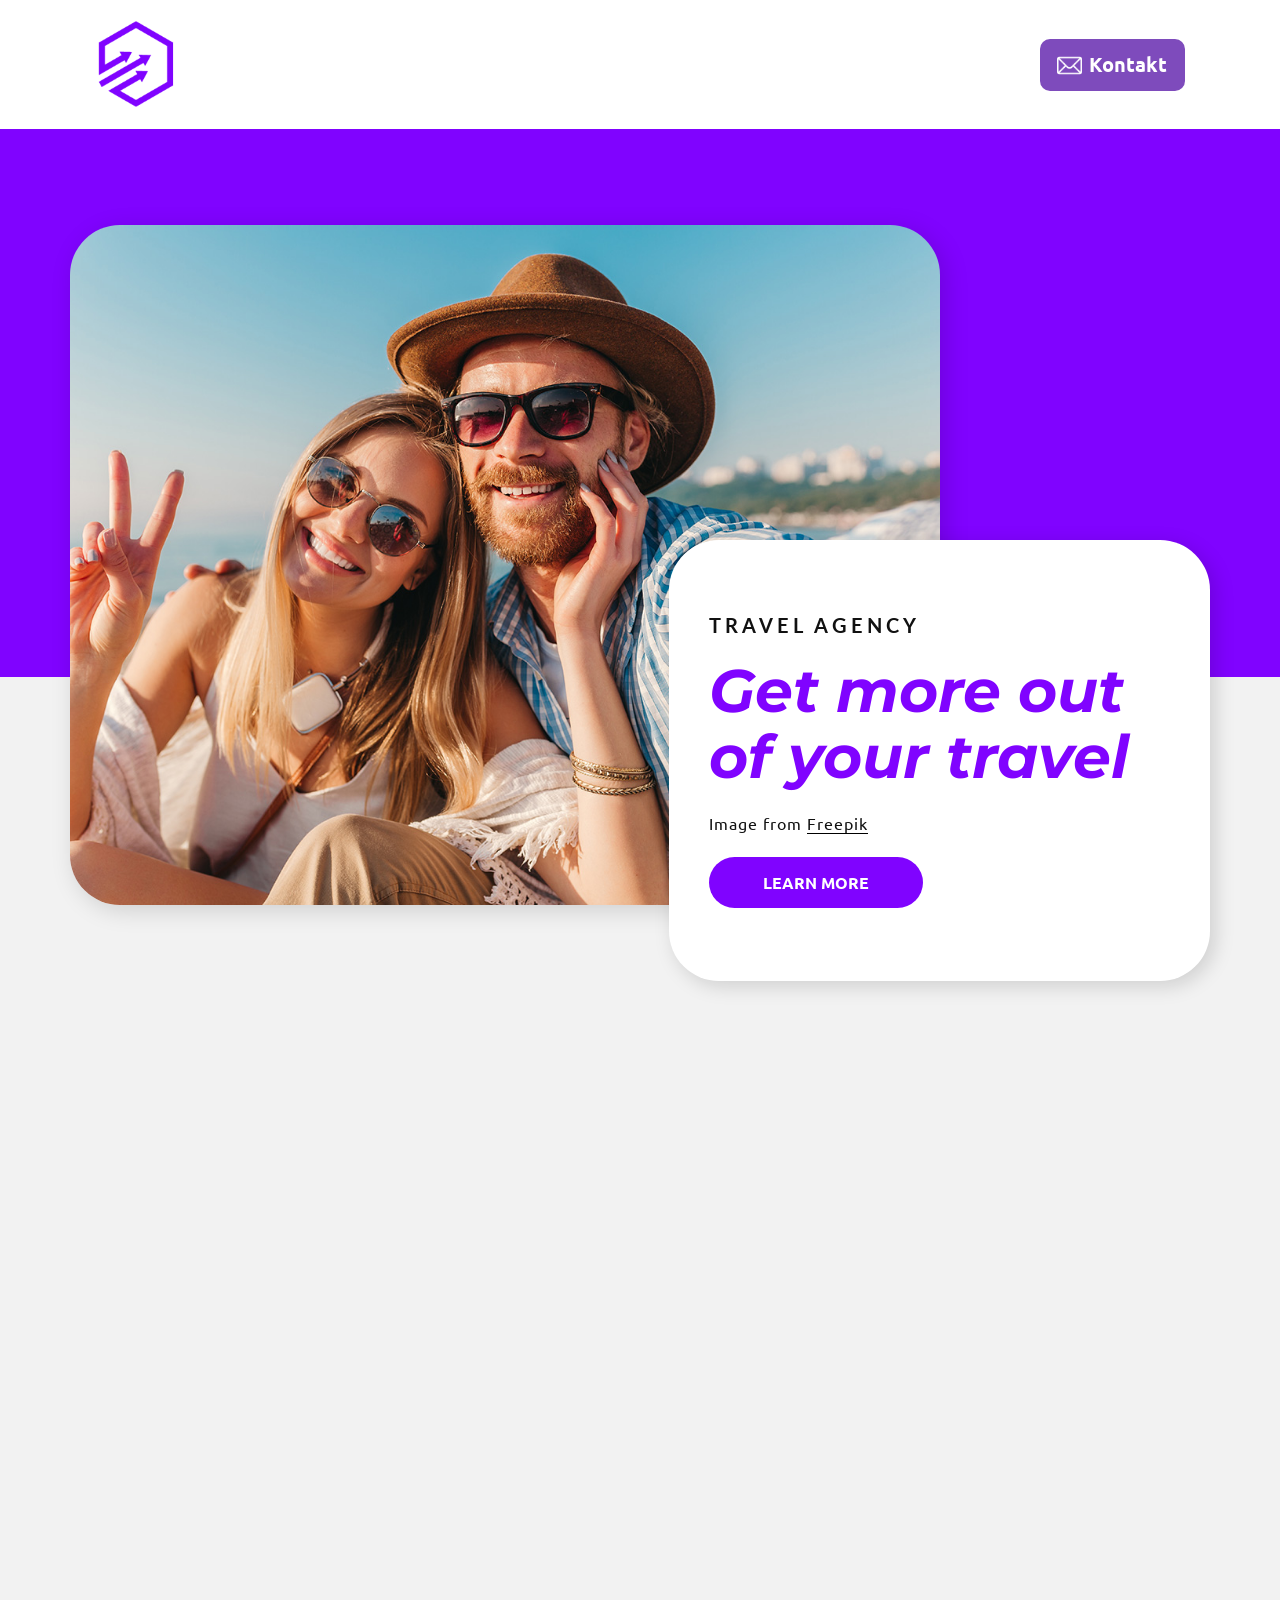
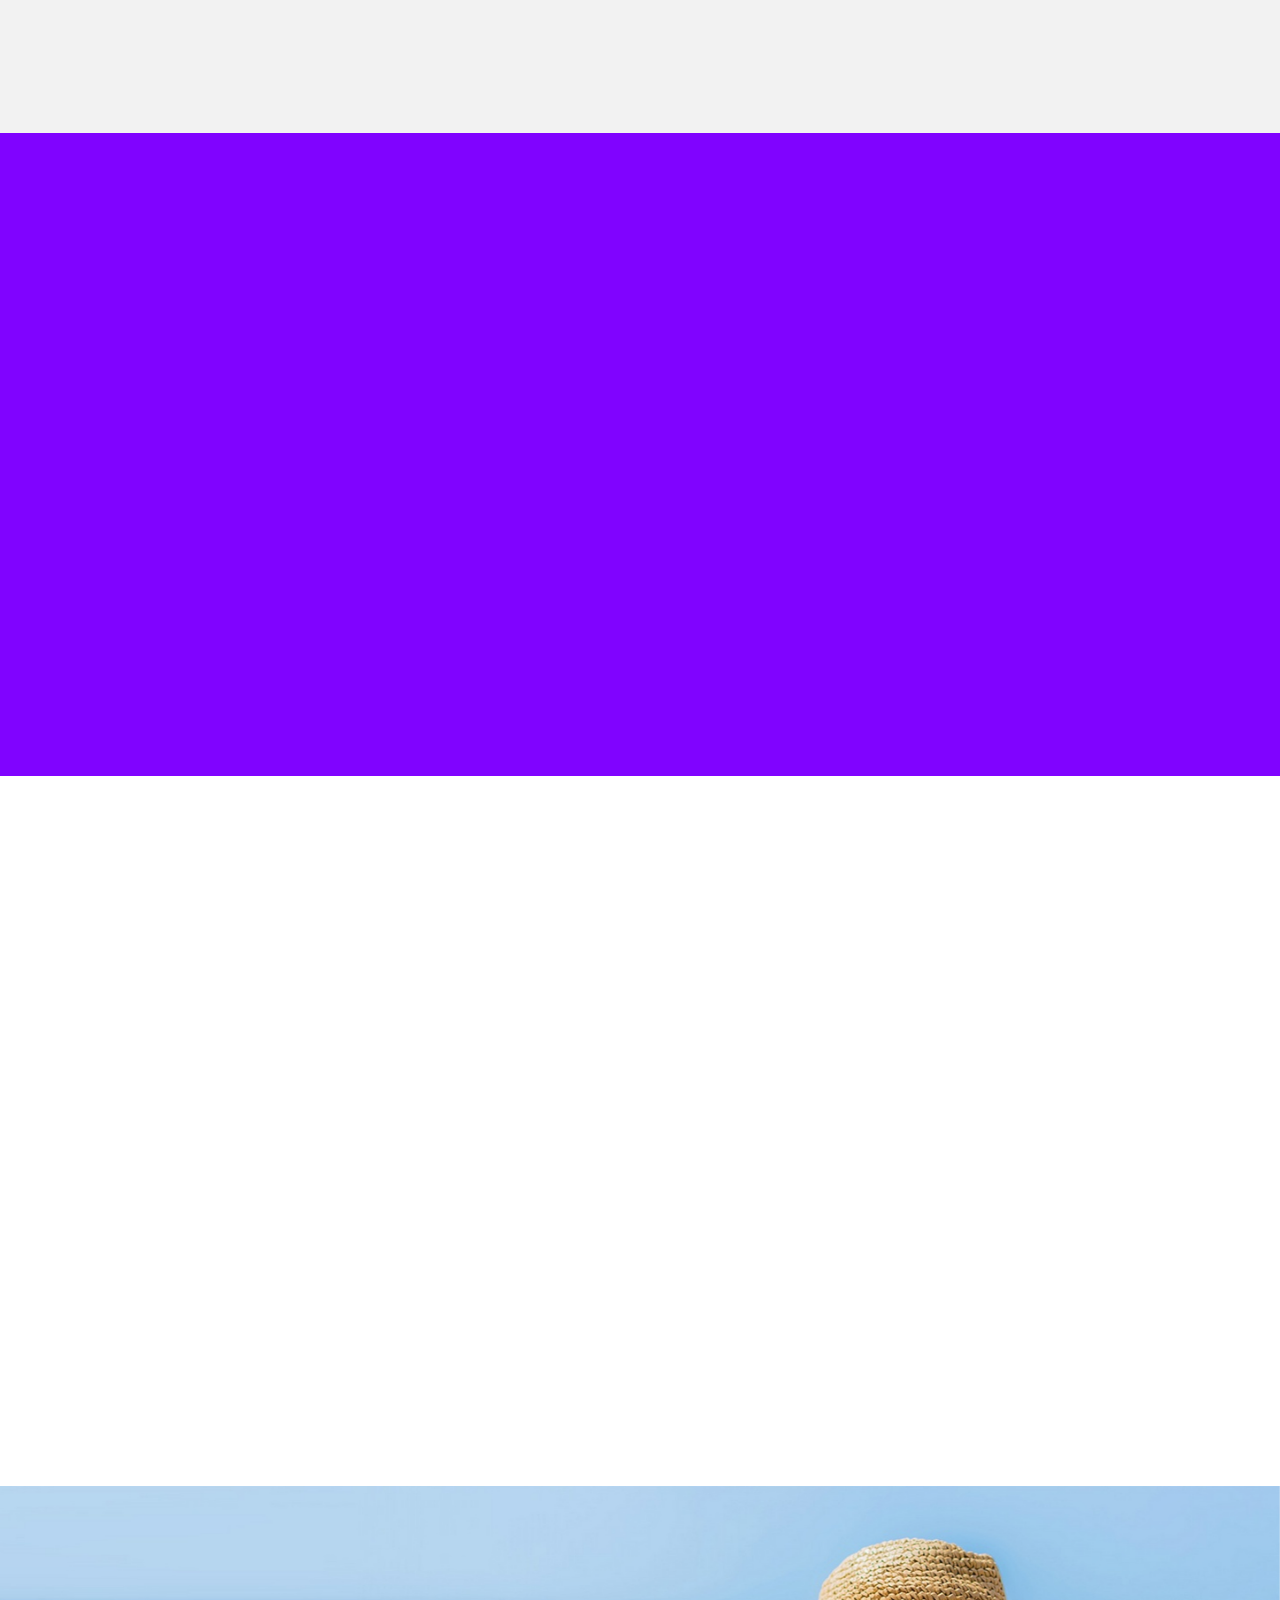
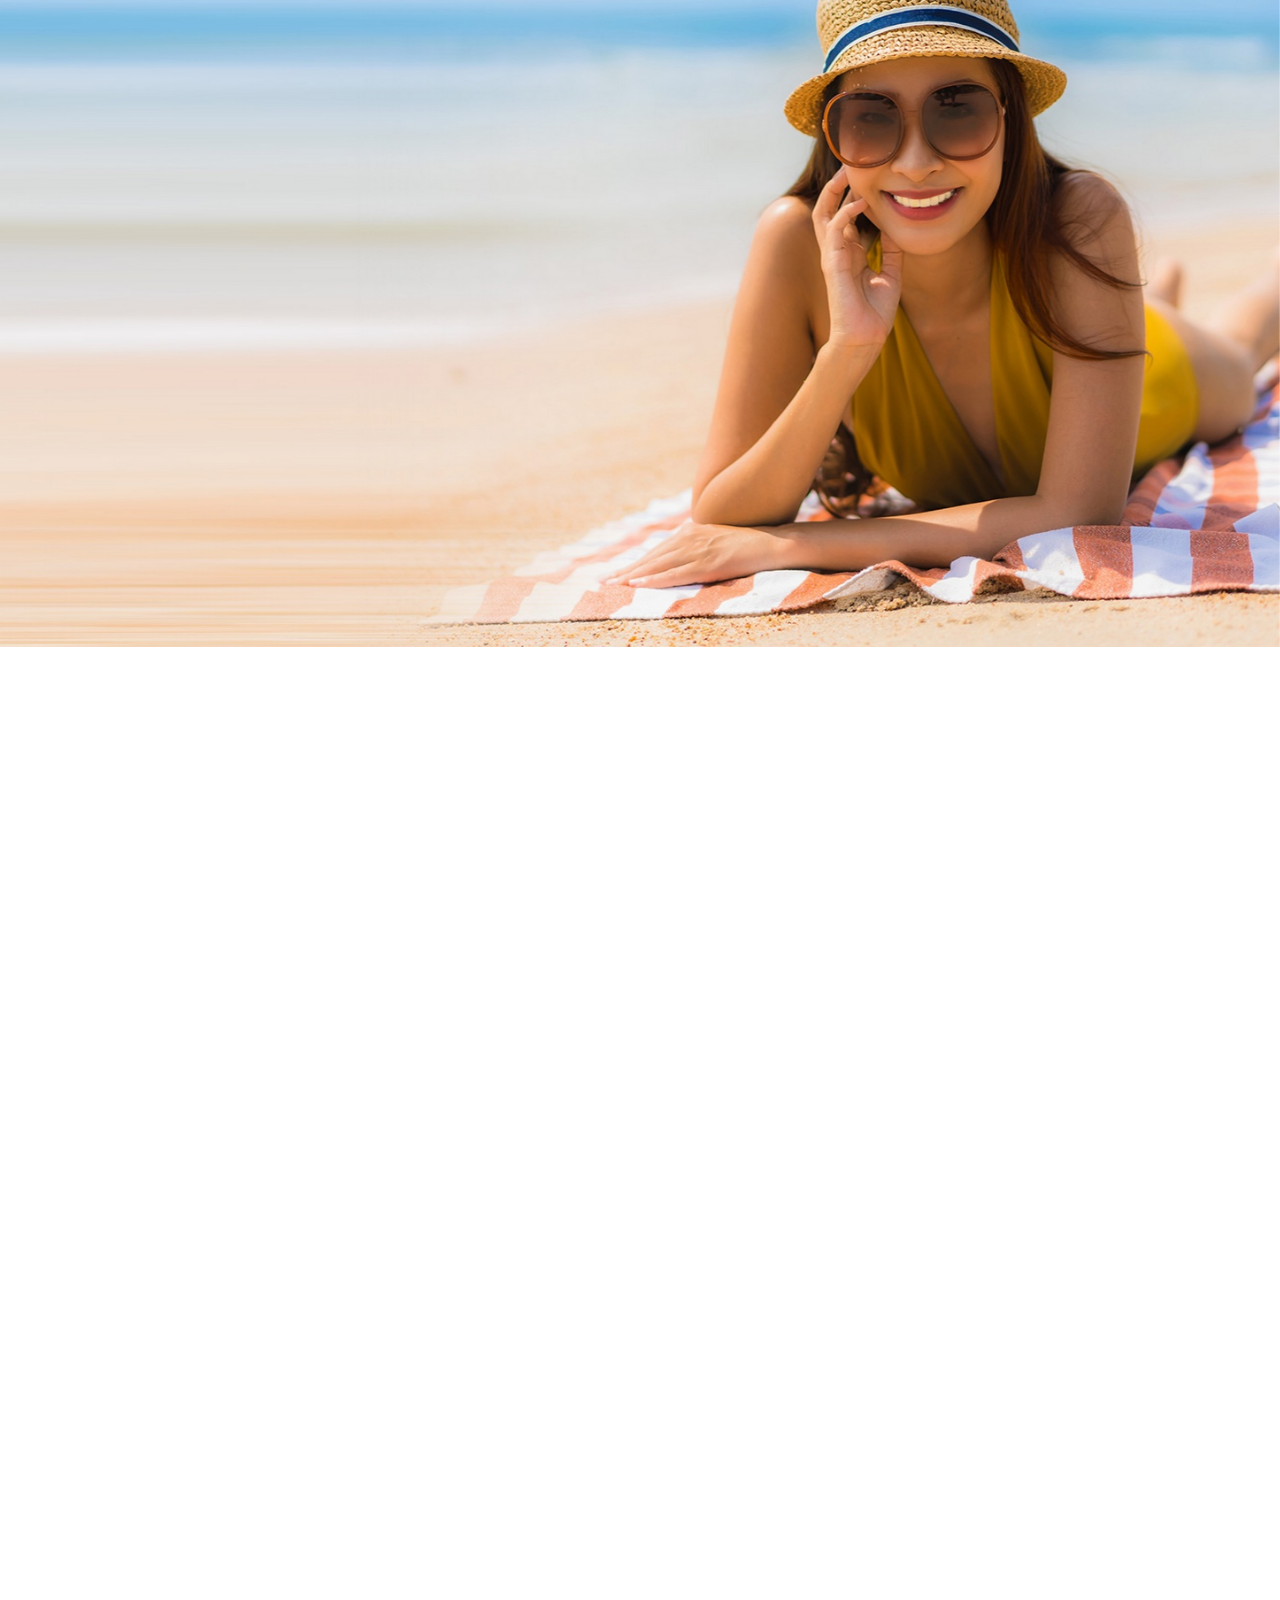
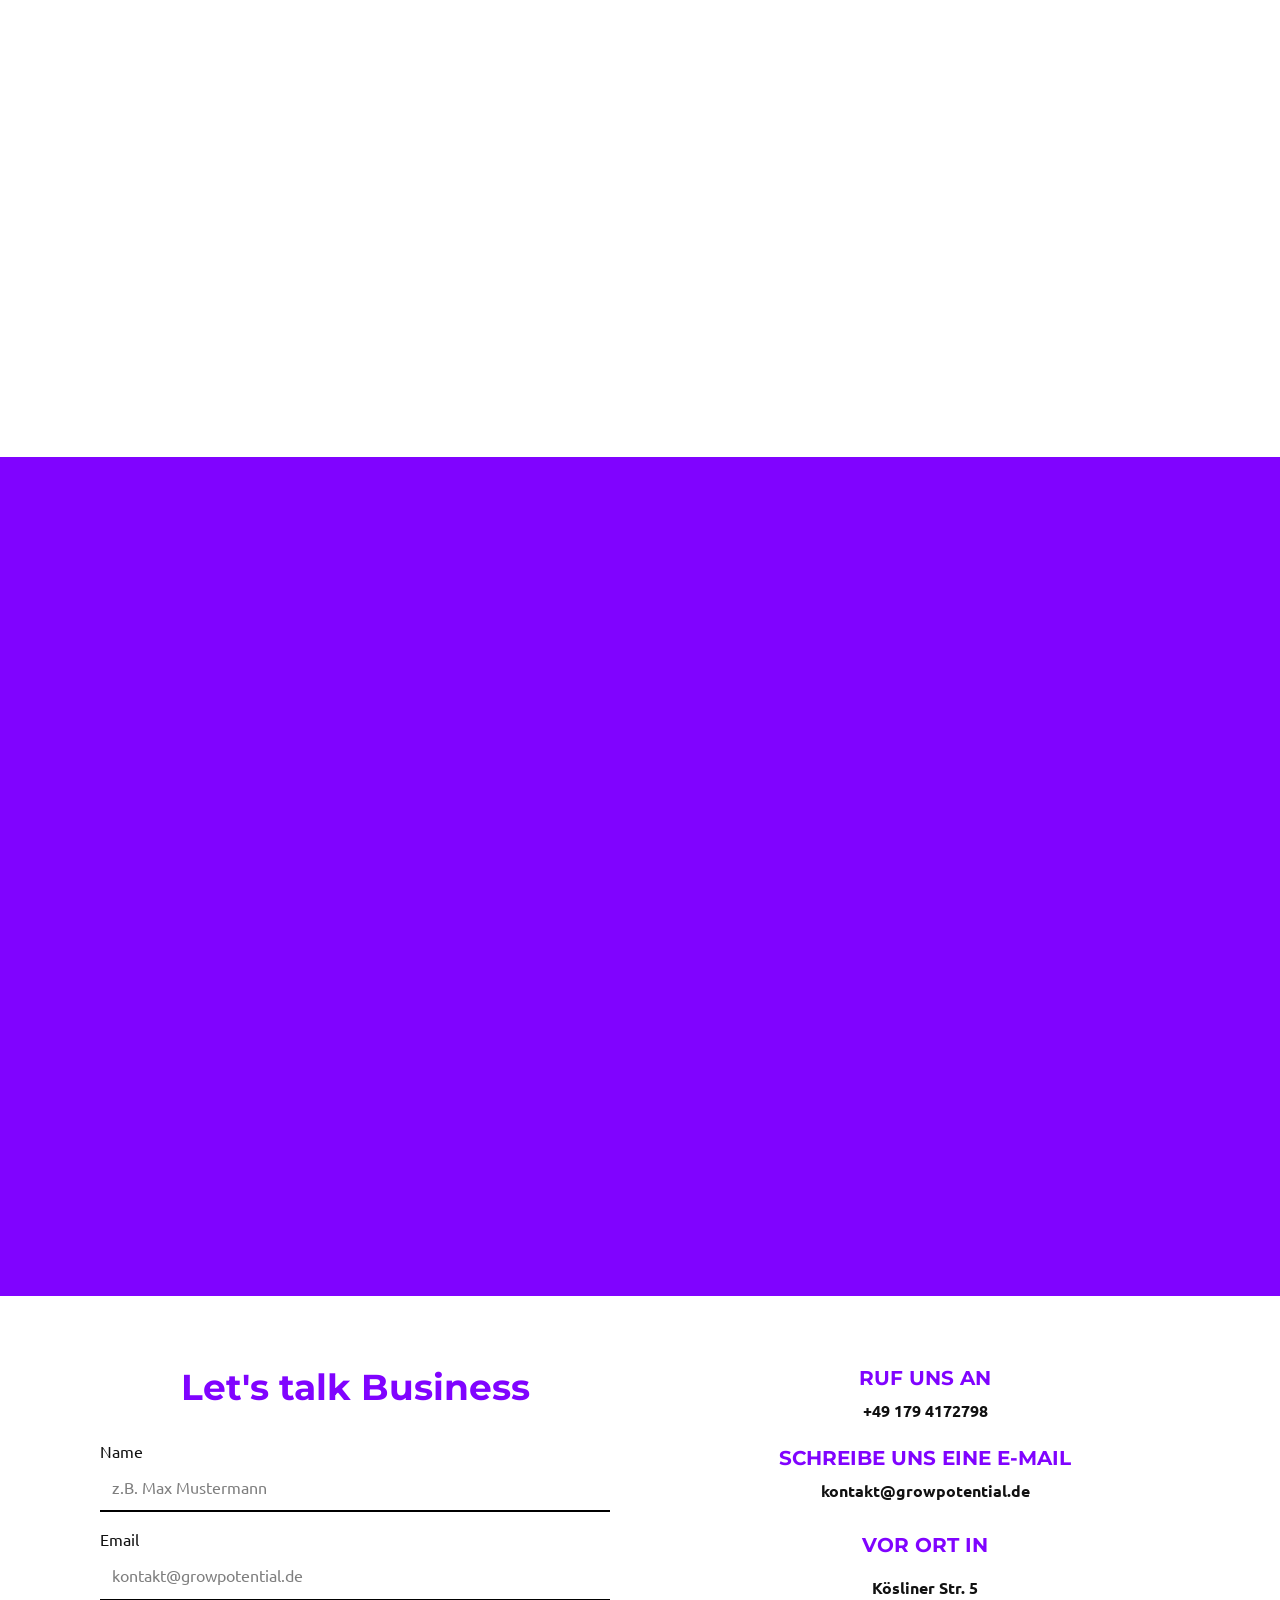
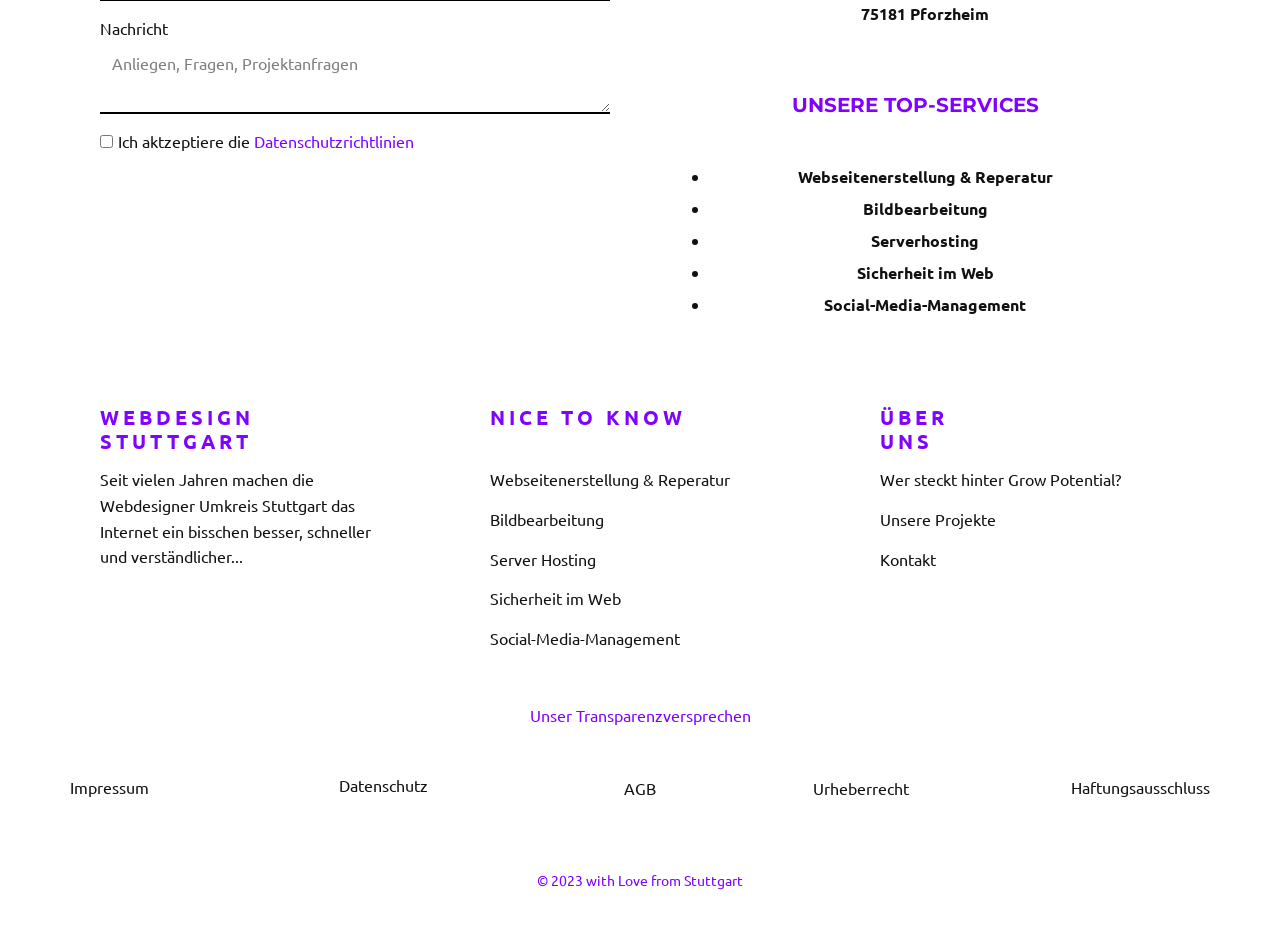
<file: FAQ.html>
<!DOCTYPE html>
<html style="font-size: 16px;" lang="de-DE"><head>
    <meta name="viewport" content="width=device-width, initial-scale=1.0">
    <meta charset="utf-8">
    <meta name="keywords" content="​Get more out of your travel, ​Popular Travel Destinations&amp;amp; Types, ​Next-level travel powered by tech and the human touch, Active Tours, ​Designed for every type of traveler, ​Destinations near and far, we do it all, ​Connecting with nature as you travel">
    <meta name="description" content="">
    <title>FAQ</title>
    <link rel="stylesheet" href="nicepage.css" media="screen">
<link rel="stylesheet" href="FAQ.css" media="screen">
    <script class="u-script" type="text/javascript" src="jquery.js" defer=""></script>
    <script class="u-script" type="text/javascript" src="nicepage.js" defer=""></script>
    <meta name="generator" content="GrowPotential Webdesign">
    <meta name="referrer" content="origin">
    <link rel="icon" href="images/favicon.png">
    <link id="u-theme-google-font" rel="stylesheet" href="https://fonts.googleapis.com/css?family=Montserrat:100,100i,200,200i,300,300i,400,400i,500,500i,600,600i,700,700i,800,800i,900,900i|Ubuntu:300,300i,400,400i,500,500i,700,700i">
    <link id="u-page-google-font" rel="stylesheet" href="https://fonts.googleapis.com/css?family=Lato:100,100i,300,300i,400,400i,700,700i,900,900i|Montserrat:100,100i,200,200i,300,300i,400,400i,500,500i,600,600i,700,700i,800,800i,900,900i|Montserrat:100,100i,200,200i,300,300i,400,400i,500,500i,600,600i,700,700i,800,800i,900,900i|Ubuntu:300,300i,400,400i,500,500i,700,700i">
    
    
    
    
    
    
    
    
    
    
    
    
    
    
    
    <script type="application/ld+json">{
		"@context": "http://schema.org",
		"@type": "Organization",
		"name": "GrowPotential Webdesign",
		"logo": "images/favicon.png?rand=8055"
}</script>
    <meta name="theme-color" content="#8003ff">
    <meta property="og:title" content="FAQ">
    <meta property="og:description" content="">
    <meta property="og:type" content="website">
  <script>
    function gdprConfirmed() {
        return true;
    }
    if (gdprConfirmed()) {
    document.write("\
    \
    <!-- Google Analytics -->\
    <gascript async src=\"https://www.googletagmanager.com/gtag/js?id=G-J4GH85P5CY\"></gascript>\
    <gascript>\
        window.dataLayer = window.dataLayer || [];\
        function gtag(){dataLayer.push(arguments);}\
        gtag('js', new Date());\
        gtag('config', 'G-J4GH85P5CY');\
    </gascript>\
    <!-- End Google Analytics -->\
    ".replace(/gascript/g, 'script'));
    }
    </script><script>
    function gdprConfirmed() {
        return true;
    }
    function dynamicLoadScript(src) {
        var script = document.createElement('script');
        script.src = src && typeof src === 'string' ? src : 'https://www.google.com/recaptcha/api.js?render=6LfZBDQpAAAAAEnrAy3wtXMP8q3ovz2EH6c9-pMR';
        script.async = true;
        document.body.appendChild(script);
        script.onload = function() {
            let event = new CustomEvent("recaptchaLoaded");
            document.dispatchEvent(event);
        };
    }
    document.addEventListener('DOMContentLoaded', function () {
        var confirmButton = document.querySelector('.u-cookies-consent .u-button-confirm');
        if (confirmButton) {
            confirmButton.onclick = dynamicLoadScript;
        }
    });
    </script>
    <script>
        document.addEventListener("DOMContentLoaded", function(){
            if (!gdprConfirmed()) {
                return;
            }
            dynamicLoadScript('https://www.google.com/recaptcha/enterprise.js?render=6LfZBDQpAAAAAEnrAy3wtXMP8q3ovz2EH6c9-pMR');
        });
    </script>
    <script>
        document.addEventListener("recaptchaLoaded", function() {
            if (!gdprConfirmed()) {
                return;
            }
            (function (grecaptcha, sitekey, actions) {
                var recaptcha = {
                    execute: function (action, submitFormCb) {
                        try {
                            grecaptcha.execute(
                                sitekey,
                                {action: action}
                            ).then(function (token) {
                                var forms = document.getElementsByTagName('form');

                                for (var i = 0; i < forms.length; i++) {
                                    var fields = forms[i].getElementsByTagName('input');

                                    for (var j = 0; j < fields.length; j++) {
                                        var field = fields[j];

                                        if ('recaptchaResponse' === field.getAttribute('name')) {
                                            field.setAttribute('value', token);
                                            break;
                                        }
                                    }
                                }
                                submitFormCb();
                            });
                        } catch (e) {
                            var formError = document.querySelector('.u-form-send-error');

                            if (formError) {
                                formError.innerText = 'Fehler des Website-Besitzers: ' + e.message.replace(/:[\s\S]*/, '');
                                formError.style.display = 'block';
                            }
                        }
                    },

                    executeContact: function (submitFormCb) {
                        recaptcha.execute(actions['contact'], submitFormCb);
                    }
                };

                window.recaptchaObject = recaptcha;
            })(
                
                grecaptcha.enterprise,
                '6LfZBDQpAAAAAEnrAy3wtXMP8q3ovz2EH6c9-pMR',
                {'contact': 'contact'}
            );
        });
    </script>
<meta data-intl-tel-input-cdn-path="intlTelInput/"></head>
  <body data-path-to-root="./" data-include-products="false" class="u-body u-xl-mode" data-lang="de"><header class="u-clearfix u-header u-sticky u-sticky-5d9f" id="sec-be42"><div class="u-clearfix u-sheet u-sheet-1">
        <a href="Home.html" class="u-image u-logo u-image-1" data-image-width="500" data-image-height="500" title="Home">
          <img class="u-logo-image u-logo-image-1" src="images/favicon.png?rand=8055">
        </a>
        <nav class="u-menu u-menu-one-level u-offcanvas u-menu-1" data-responsive-from="SM">
          <div class="menu-collapse" style="font-size: 1.25rem; letter-spacing: 0px; font-weight: 700;">
            <a class="u-button-style u-custom-left-right-menu-spacing u-custom-padding-bottom u-custom-text-color u-custom-text-hover-color u-custom-top-bottom-menu-spacing u-nav-link u-text-active-palette-1-base u-text-hover-palette-2-base" href="#" data-lang-de="{&quot;content&quot;:&quot;\n          <svg class=\&quot;u-svg-link\&quot; viewBox=\&quot;0 0 24 24\&quot;><use xmlns:xlink=\&quot;http://www.w3.org/1999/xlink\&quot; xlink:href=\&quot;#menu-hamburger\&quot;></use></svg>\n          <svg class=\&quot;u-svg-content\&quot; version=\&quot;1.1\&quot; id=\&quot;menu-hamburger\&quot; viewBox=\&quot;0 0 16 16\&quot; x=\&quot;0px\&quot; y=\&quot;0px\&quot; xmlns:xlink=\&quot;http://www.w3.org/1999/xlink\&quot; xmlns=\&quot;http://www.w3.org/2000/svg\&quot;><g><rect y=\&quot;1\&quot; width=\&quot;16\&quot; height=\&quot;2\&quot;></rect><rect y=\&quot;7\&quot; width=\&quot;16\&quot; height=\&quot;2\&quot;></rect><rect y=\&quot;13\&quot; width=\&quot;16\&quot; height=\&quot;2\&quot;></rect>\n</g></svg>\n        &quot;,&quot;href&quot;:&quot;#&quot;}">
              <svg class="u-svg-link" viewBox="0 0 24 24"><use xmlns:xlink="http://www.w3.org/1999/xlink" xlink:href="#menu-hamburger"></use></svg>
              <svg class="u-svg-content" version="1.1" id="menu-hamburger" viewBox="0 0 16 16" x="0px" y="0px" xmlns:xlink="http://www.w3.org/1999/xlink" xmlns="http://www.w3.org/2000/svg"><g><rect y="1" width="16" height="2"></rect><rect y="7" width="16" height="2"></rect><rect y="13" width="16" height="2"></rect>
</g></svg>
            </a>
          </div>
          <div class="u-custom-menu u-nav-container">
            <ul class="u-nav u-unstyled u-nav-1"><li class="u-nav-item"><a class="u-button-style u-nav-link u-text-active-palette-1-base u-text-hover-grey-50 u-text-white" style="padding: 10px 16px;">Warum wir?</a>
</li><li class="u-nav-item"><a class="u-button-style u-nav-link u-text-active-palette-1-base u-text-hover-grey-50 u-text-white" style="padding: 10px 16px;">Was machen wir?</a>
</li><li class="u-nav-item"><a class="u-button-style u-nav-link u-text-active-palette-1-base u-text-hover-grey-50 u-text-white" style="padding: 10px 19px 10px 16px;">Portfolio</a>
</li></ul>
          </div>
          <div class="u-custom-menu u-nav-container-collapse">
            <div class="u-black u-container-style u-inner-container-layout u-opacity u-opacity-95 u-sidenav">
              <div class="u-inner-container-layout u-sidenav-overflow">
                <div class="u-menu-close"></div>
                <ul class="u-align-center u-nav u-popupmenu-items u-unstyled u-nav-2"><li class="u-nav-item"><a class="u-button-style u-nav-link">Warum wir?</a>
</li><li class="u-nav-item"><a class="u-button-style u-nav-link">Was machen wir?</a>
</li><li class="u-nav-item"><a class="u-button-style u-nav-link">Portfolio</a>
</li></ul>
              </div>
            </div>
            <div class="u-black u-menu-overlay u-opacity u-opacity-70"></div>
          </div>
        </nav>
        <a href="tel:+12345678910" class="u-align-center u-border-none u-btn u-button-style u-custom-color-5 u-hover-feature u-hover-palette-1-base u-radius-10 u-text-active-white u-btn-1" data-lang-de="{&quot;content&quot;:&quot;<span class=\&quot;u-file-icon u-icon u-text-white u-block-control u-icon-1\&quot; style=\&quot;margin-right: 7px; font-size: 1.25em; vertical-align: -2px\&quot; data-block=\&quot;12\&quot;><img src=\&quot;images/646094-d32b5ee5.png\&quot; alt=\&quot;\&quot; data-original-src=\&quot;images/646094.png\&quot; data-color=\&quot;#000000\&quot;></span>Kontakt&quot;,&quot;href&quot;:&quot;tel:+12345678910&quot;}"><span class="u-file-icon u-icon u-text-white u-icon-1"><img src="images/646094-d32b5ee5.png" alt=""></span>Kontakt
        </a>
      </div><style class="u-sticky-style" data-style-id="5d9f">.u-sticky-fixed.u-sticky-5d9f:before, .u-body.u-sticky-fixed .u-sticky-5d9f:before {
borders: top right bottom left !important; border-color: #ffffff !important; border-width: 2px !important
}</style></header> 
    <section class="u-clearfix u-grey-5 u-section-1" id="sec-28a0">
      <div class="u-expanded-width u-palette-1-base u-shape u-shape-rectangle u-shape-1" data-animation-name="customAnimationIn" data-animation-duration="1500" data-animation-delay="250"></div>
      <img src="images/young-attractive-smiling-happy-man-woman-sunglasses-sitting-5.jpg" alt="" class="u-image u-image-round u-radius-50 u-image-1" data-image-width="1300" data-image-height="867" data-animation-name="customAnimationIn" data-animation-duration="1750" data-animation-delay="500">
      <div class="u-align-left u-container-align-left u-container-style u-group u-radius-50 u-shape-round u-white u-group-1" data-animation-name="customAnimationIn" data-animation-duration="1500" data-animation-delay="500">
        <div class="u-container-layout u-valign-middle u-container-layout-1">
          <h5 class="u-align-left u-text u-text-default u-text-1">travel agency<br>
          </h5>
          <h1 class="u-align-left u-text u-text-palette-2-base u-text-2"> Get more out of your travel </h1>
          <p class="u-align-left u-text u-text-3">Image from <a href="https://www.freepik.com" class="u-active-none u-border-1 u-border-active-palette-2-base u-border-black u-border-hover-palette-2-base u-border-no-left u-border-no-right u-border-no-top u-btn u-button-link u-button-style u-hover-none u-none u-text-body-color u-btn-1" target="_blank">Freepik</a>
          </p>
          <a href="https://nicepage.com/k/birthday-html-templates" class="u-active-palette-2-base u-align-left u-border-none u-btn u-btn-round u-button-style u-hover-palette-2-base u-palette-1-base u-radius-50 u-text-active-white u-text-body-alt-color u-text-hover-white u-btn-2">learn more</a>
        </div>
      </div>
    </section>
    <section class="u-align-center u-clearfix u-container-align-center u-grey-5 u-section-2" id="sec-9ae1">
      <div class="u-clearfix u-sheet u-valign-middle u-sheet-1">
        <h2 class="u-align-center u-text u-text-1" data-animation-name="customAnimationIn" data-animation-duration="1750" data-animation-delay="250"> Popular Travel Destinations<br>&amp; Types
        </h2>
        <p class="u-align-center u-text u-text-2" data-animation-name="customAnimationIn" data-animation-duration="1250" data-animation-delay="250"> Browse the topics below to find travel agents who are experts on that destination or travel style. </p>
        <div class="u-expanded-width u-list u-list-1">
          <div class="u-repeater u-repeater-1">
            <div class="u-align-center u-container-style u-image u-image-round u-list-item u-radius-50 u-repeater-item u-shading u-shape-round u-image-1" data-animation-name="customAnimationIn" data-animation-duration="1750" data-animation-direction="" data-animation-delay="500" data-image-width="407" data-image-height="407">
              <div class="u-container-layout u-similar-container u-valign-bottom u-container-layout-1">
                <div class="u-bottom-left-radius-50 u-bottom-right-radius-50 u-container-style u-expanded-width u-gradient u-group u-shape-round u-group-1">
                  <div class="u-container-layout u-valign-middle u-container-layout-2">
                    <h4 class="u-align-center u-custom-font u-font-montserrat u-text u-text-body-alt-color u-text-3">Bora Bora</h4>
                  </div>
                </div>
              </div>
            </div>
            <div class="u-align-center u-container-style u-image u-image-round u-list-item u-radius-50 u-repeater-item u-shading u-shape-round u-image-2" data-animation-name="customAnimationIn" data-animation-duration="1750" data-animation-direction="" data-animation-delay="500" data-image-width="740" data-image-height="987">
              <div class="u-container-layout u-similar-container u-valign-bottom u-container-layout-3">
                <div class="u-bottom-left-radius-50 u-bottom-right-radius-50 u-container-align-center u-container-style u-expanded-width u-gradient u-group u-shape-round u-group-2">
                  <div class="u-container-layout u-valign-middle u-container-layout-4">
                    <h4 class="u-align-center u-custom-font u-font-montserrat u-text u-text-body-alt-color u-text-4"> Costa Rica</h4>
                  </div>
                </div>
              </div>
            </div>
            <div class="u-align-center u-container-style u-image u-image-round u-list-item u-radius-50 u-repeater-item u-shading u-shape-round u-image-3" data-animation-name="customAnimationIn" data-animation-duration="1750" data-animation-direction="" data-animation-delay="500" data-image-width="1380" data-image-height="776">
              <div class="u-container-layout u-similar-container u-valign-bottom u-container-layout-5">
                <div class="u-bottom-left-radius-50 u-bottom-right-radius-50 u-container-align-center u-container-style u-expanded-width u-gradient u-group u-shape-round u-group-3">
                  <div class="u-container-layout u-valign-middle u-container-layout-6">
                    <h4 class="u-align-center u-custom-font u-font-montserrat u-text u-text-body-alt-color u-text-5"> Tokyo</h4>
                  </div>
                </div>
              </div>
            </div>
            <div class="u-align-center u-container-style u-image u-image-round u-list-item u-radius-50 u-repeater-item u-shading u-shape-round u-image-4" data-animation-name="customAnimationIn" data-animation-duration="1750" data-animation-direction="" data-animation-delay="500" data-image-width="407" data-image-height="407">
              <div class="u-container-layout u-similar-container u-valign-bottom u-container-layout-7">
                <div class="u-bottom-left-radius-50 u-bottom-right-radius-50 u-container-align-center u-container-style u-expanded-width u-gradient u-group u-shape-round u-group-4">
                  <div class="u-container-layout u-valign-middle u-container-layout-8">
                    <h4 class="u-align-center u-custom-font u-font-montserrat u-text u-text-body-alt-color u-text-6">Indonesia</h4>
                  </div>
                </div>
              </div>
            </div>
            <div class="u-align-center u-container-style u-image u-image-round u-list-item u-radius-50 u-repeater-item u-shading u-shape-round u-image-5" data-animation-name="customAnimationIn" data-animation-duration="1750" data-animation-direction="" data-animation-delay="750" data-image-width="740" data-image-height="1110">
              <div class="u-container-layout u-similar-container u-valign-bottom u-container-layout-9">
                <div class="u-bottom-left-radius-50 u-bottom-right-radius-50 u-container-align-center u-container-style u-expanded-width u-gradient u-group u-shape-round u-group-5">
                  <div class="u-container-layout u-valign-middle u-container-layout-10">
                    <h4 class="u-align-center u-custom-font u-font-montserrat u-text u-text-body-alt-color u-text-7"> Paris</h4>
                  </div>
                </div>
              </div>
            </div>
            <div class="u-align-center u-container-style u-image u-image-round u-list-item u-radius-50 u-repeater-item u-shading u-shape-round u-image-6" data-animation-name="customAnimationIn" data-animation-duration="1750" data-animation-direction="" data-animation-delay="750" data-image-width="740" data-image-height="1109">
              <div class="u-container-layout u-similar-container u-valign-bottom u-container-layout-11">
                <div class="u-bottom-left-radius-50 u-bottom-right-radius-50 u-container-align-center u-container-style u-expanded-width u-gradient u-group u-shape-round u-group-6">
                  <div class="u-container-layout u-valign-middle u-container-layout-12">
                    <h4 class="u-align-center u-custom-font u-font-montserrat u-text u-text-body-alt-color u-text-8">London</h4>
                  </div>
                </div>
              </div>
            </div>
            <div class="u-align-center u-container-style u-image u-image-round u-list-item u-radius-50 u-repeater-item u-shading u-shape-round u-image-7" data-animation-name="customAnimationIn" data-animation-duration="1750" data-animation-direction="" data-animation-delay="750" data-image-width="1060" data-image-height="794">
              <div class="u-container-layout u-similar-container u-valign-bottom u-container-layout-13">
                <div class="u-bottom-left-radius-50 u-bottom-right-radius-50 u-container-align-center u-container-style u-expanded-width u-gradient u-group u-shape-round u-group-7">
                  <div class="u-container-layout u-valign-middle u-container-layout-14">
                    <h4 class="u-align-center u-custom-font u-font-montserrat u-text u-text-body-alt-color u-text-9">Maui</h4>
                  </div>
                </div>
              </div>
            </div>
            <div class="u-align-center u-container-style u-image u-image-round u-list-item u-radius-50 u-repeater-item u-shading u-shape-round u-image-8" data-animation-name="customAnimationIn" data-animation-duration="1750" data-animation-direction="" data-animation-delay="750" data-image-width="1380" data-image-height="920">
              <div class="u-container-layout u-similar-container u-valign-bottom u-container-layout-15">
                <div class="u-bottom-left-radius-50 u-bottom-right-radius-50 u-container-align-center u-container-style u-expanded-width u-gradient u-group u-shape-round u-group-8">
                  <div class="u-container-layout u-valign-middle u-container-layout-16">
                    <h4 class="u-align-center u-custom-font u-font-montserrat u-text u-text-body-alt-color u-text-10"> Maldives</h4>
                  </div>
                </div>
              </div>
            </div>
          </div>
        </div>
        <p class="u-text u-text-default u-text-11" data-animation-name="customAnimationIn" data-animation-duration="1500" data-animation-delay="750">Images from <a href="https://www.freepik.com/photos/maldives" class="u-active-none u-border-1 u-border-active-black u-border-hover-black u-border-no-left u-border-no-right u-border-no-top u-border-palette-1-base u-btn u-button-link u-button-style u-hover-none u-none u-text-body-color u-btn-1">Freepik</a>
        </p>
      </div>
    </section>
    <section class="u-clearfix u-grey-5 u-section-3" id="sec-a071">
      <div class="u-clearfix u-sheet u-valign-middle-md u-valign-middle-sm u-valign-middle-xs u-sheet-1">
        <div class="u-palette-1-light-2 u-radius-50 u-shape u-shape-round u-shape-1" data-animation-name="customAnimationIn" data-animation-duration="1500" data-animation-delay="500"></div>
        <img src="images/lady-ocean-summertime-woman-vaca.jpg" class="u-align-left u-image u-image-round u-radius-50 u-image-1" data-image-width="1380" data-image-height="920" data-animation-name="customAnimationIn" data-animation-duration="1500" data-animation-delay="250">
        <div class="u-align-left u-container-align-left u-container-style u-expanded-width-xs u-group u-radius-50 u-shape-round u-white u-group-1" data-animation-name="customAnimationIn" data-animation-duration="1500" data-animation-delay="500">
          <div class="u-container-layout u-valign-middle u-container-layout-1">
            <h3 class="u-align-left u-text u-text-palette-2-base u-text-1"> Don't Worry, Be Happy</h3>
            <p class="u-align-left u-text u-text-2">Ut enim ad minim veniam, quis nostrud exercitation ullamco laboris nisi ut aliquip ex ea commodo consequat. Duis aute irure dolor in reprehenderit in voluptate velit esse cillum dolore eu fugiat nulla pariatur. </p>
            <p class="u-align-left u-text u-text-3">Image from <a href="https://www.freepik.com/photos/woman" class="u-active-none u-border-1 u-border-active-black u-border-hover-black u-border-no-left u-border-no-right u-border-no-top u-border-palette-1-base u-btn u-button-link u-button-style u-hover-none u-none u-text-body-color u-btn-1">Freepik</a>
            </p>
            <a href="https://nicepage.com/c/real-estate-website-templates" class="u-active-white u-align-left u-border-2 u-border-active-palette-1-base u-border-hover-palette-1-base u-border-palette-1-base u-btn u-btn-round u-button-style u-hover-white u-palette-1-base u-radius-50 u-text-active-palette-1-base u-text-body-alt-color u-text-hover-palette-1-base u-btn-2">learn more</a>
          </div>
        </div>
      </div>
    </section>
    <section class="u-align-center u-clearfix u-container-align-center u-palette-1-base u-section-4" id="carousel_b4f4">
      <div class="u-clearfix u-sheet u-valign-middle u-sheet-1">
        <h2 class="u-align-center u-text u-text-body-alt-color u-text-1" data-animation-name="customAnimationIn" data-animation-duration="1500" data-animation-delay="500"> Next-level travel powered by tech and the human touch</h2>
        <p class="u-align-center u-text u-text-2" data-animation-name="customAnimationIn" data-animation-duration="1500" data-animation-delay="500"> Ut enim ad minim veniam, quis nostrud exercitation ullamco laboris nisi ut aliquip ex ea commodo consequat. Duis aute irure dolor in reprehenderit in voluptate velit esse cillum dolore eu fugiat nulla pariatur. Excepteur sint occaecat cupidatat non proident, sunt in culpa qui officia deserunt mollit anim id est laborum.</p>
        <a href="https://nicepage.com/k/auction-website-templates" class="u-active-white u-align-center u-border-2 u-border-active-white u-border-hover-white u-border-palette-1-light-2 u-btn u-btn-round u-button-style u-hover-white u-none u-radius-50 u-text-active-palette-1-base u-text-body-alt-color u-text-hover-palette-1-base u-btn-1" data-animation-name="customAnimationIn" data-animation-duration="1000" data-animation-delay="500">learn more</a>
      </div>
    </section>
    <section class="u-clearfix u-section-5" id="carousel_fe47">
      <div class="u-clearfix u-sheet u-valign-middle u-sheet-1">
        <div class="data-layout-selected u-clearfix u-expanded-width u-gutter-22 u-layout-wrap u-layout-wrap-1">
          <div class="u-layout">
            <div class="u-layout-row">
              <div class="u-align-left u-container-style u-image u-image-round u-layout-cell u-left-cell u-radius-50 u-size-30 u-image-1" src="" data-image-width="920" data-image-height="920" data-animation-name="customAnimationIn" data-animation-duration="1500" data-animation-delay="500">
                <div class="u-container-layout u-container-layout-1" src=""></div>
              </div>
              <div class="u-align-left u-container-style u-image u-image-round u-layout-cell u-radius-50 u-right-cell u-size-30 u-image-2" src="" data-image-width="1067" data-image-height="920" data-animation-name="customAnimationIn" data-animation-duration="1500" data-animation-delay="500">
                <div class="u-container-layout u-valign-middle-lg u-valign-middle-md u-valign-middle-xl u-container-layout-2" src="">
                  <div class="u-align-center u-container-align-center u-container-style u-group u-palette-1-base u-radius-50 u-shape-round u-group-1" data-animation-name="flipIn" data-animation-duration="1500" data-animation-direction="X" data-animation-delay="500">
                    <div class="u-container-layout u-valign-middle u-container-layout-3">
                      <h2 class="u-align-center u-text u-text-body-alt-color u-text-1">Active Tours</h2>
                      <p class="u-align-center u-text u-text-2"> Sem et tortor consequat id porta. Laoreet sit amet cursus sit amet dictum. Adipiscing elit duis tristique sollicitudin nibh sit. </p>
                      <p class="u-align-center u-text u-text-3">Images from <a href="https://freepik.com/photos/backround" class="u-active-none u-border-1 u-border-active-palette-1-light-2 u-border-hover-palette-1-light-2 u-border-no-left u-border-no-right u-border-no-top u-border-white u-btn u-button-link u-button-style u-hover-none u-none u-text-active-palette-1-light-2 u-text-body-alt-color u-text-hover-palette-1-light-2 u-btn-1">Freepik</a>
                      </p>
                    </div>
                  </div>
                </div>
              </div>
            </div>
          </div>
        </div>
      </div>
    </section>
    <section class="u-clearfix u-image u-section-6" id="carousel_c11e" data-image-width="1980" data-image-height="887">
      <div class="u-clearfix u-sheet u-sheet-1">
        <div class="u-palette-2-base u-radius-50 u-shape u-shape-round u-shape-1" data-animation-name="customAnimationIn" data-animation-duration="1500" data-animation-delay="250"></div>
        <div class="u-align-left u-container-align-left u-container-style u-group u-radius-50 u-shape-round u-white u-group-1" data-animation-name="customAnimationIn" data-animation-duration="1500" data-animation-delay="750">
          <div class="u-container-layout u-valign-middle u-container-layout-1">
            <h5 class="u-align-left u-text u-text-1"> What we Do</h5>
            <h2 class="u-align-left u-text u-text-2"> Designed for every type of traveler</h2>
            <p class="u-align-left u-text u-text-3">Image by <a href="https://www.freepik.com/photos/background" class="u-active-none u-border-1 u-border-active-palette-2-base u-border-black u-border-hover-palette-2-base u-border-no-left u-border-no-right u-border-no-top u-btn u-button-link u-button-style u-hover-none u-none u-text-body-color u-btn-1" target="_blank" data-animation-name="" data-animation-duration="0" data-animation-delay="0" data-animation-direction="">Freepik</a>
            </p>
            <a href="https://nicepage.com/c/architecture-building-website-templates" class="u-active-white u-align-left u-border-2 u-border-active-palette-2-base u-border-hover-palette-2-base u-border-palette-2-base u-btn u-button-style u-hover-white u-palette-2-base u-text-active-palette-2-base u-text-body-alt-color u-text-hover-palette-2-base u-btn-2" target="_blank" data-animation-name="" data-animation-duration="0" data-animation-delay="0" data-animation-direction="">Explore Categories</a>
          </div>
        </div>
      </div>
    </section>
    <section class="u-clearfix u-container-align-center u-section-7" id="carousel_a7fb">
      <div class="u-clearfix u-sheet u-valign-middle-sm u-valign-middle-xs u-sheet-1">
        <h2 class="u-align-center u-text u-text-default-lg u-text-default-md u-text-default-xl u-text-1" data-animation-name="customAnimationIn" data-animation-duration="1500" data-animation-delay="250"> Destinations near and far, we do it all</h2>
        <div class="data-layout-selected u-clearfix u-expanded-width u-gutter-22 u-layout-wrap u-layout-wrap-1">
          <div class="u-layout">
            <div class="u-layout-col">
              <div class="u-size-30">
                <div class="u-layout-row">
                  <div class="u-align-left u-container-style u-layout-cell u-shape-rectangle u-size-15 u-layout-cell-1" data-animation-name="customAnimationIn" data-animation-duration="1500">
                    <div class="u-container-layout u-valign-top u-container-layout-1">
                      <p class="u-text u-text-default u-text-grey-40 u-text-2"> Blandit aliquam etiam erat velit scelerisque in dictum. Metus vulputate eu scelerisque felis imperdiet proin fermentum leo. Vitae aliquet nec ullamcorper sit amet risus nullam eget felis. Convallis a cras semper auctor neque vitae tempus quam. </p>
                      <p class="u-text u-text-3">Images from <a href="https://nicepage.app" class="u-active-none u-border-1 u-border-active-palette-2-base u-border-black u-border-hover-palette-2-base u-border-no-left u-border-no-right u-border-no-top u-btn u-button-link u-button-style u-hover-none u-none u-text-body-color u-btn-1" data-animation-name="" data-animation-duration="0" data-animation-delay="0" data-animation-direction="">Freepik</a>
                      </p>
                    </div>
                  </div>
                  <div class="u-container-align-center u-container-style u-image u-image-round u-layout-cell u-radius-50 u-size-15 u-image-1" data-image-width="740" data-image-height="1109" data-animation-name="customAnimationIn" data-animation-duration="1500" data-animation-delay="250">
                    <div class="u-container-layout u-container-layout-2"></div>
                  </div>
                  <div class="u-container-align-center u-container-style u-image u-image-round u-layout-cell u-radius-50 u-size-30 u-image-2" data-image-width="1800" data-image-height="900" data-animation-name="customAnimationIn" data-animation-duration="1500" data-animation-delay="500">
                    <div class="u-container-layout u-container-layout-3"></div>
                  </div>
                </div>
              </div>
              <div class="u-size-30">
                <div class="u-layout-row">
                  <div class="u-container-align-center u-container-style u-image u-image-round u-layout-cell u-radius-50 u-size-30 u-image-3" data-image-width="1380" data-image-height="920" data-animation-name="customAnimationIn" data-animation-duration="1500" data-animation-delay="500">
                    <div class="u-container-layout u-container-layout-4"></div>
                  </div>
                  <div class="u-container-align-center u-container-style u-image u-image-round u-layout-cell u-radius-50 u-size-15 u-image-4" data-image-width="740" data-image-height="1109" data-animation-name="customAnimationIn" data-animation-duration="1500" data-animation-delay="250">
                    <div class="u-container-layout u-container-layout-5"></div>
                  </div>
                  <div class="u-container-align-left u-container-style u-layout-cell u-shape-rectangle u-size-15 u-layout-cell-6" data-animation-name="customAnimationIn" data-animation-duration="1500" data-animation-delay="500">
                    <div class="u-container-layout u-container-layout-6">
                      <p class="u-align-left u-text u-text-default u-text-grey-40 u-text-4"> Buzzing cities, tropical islands, remote escapes and everything in between. Our first-hand intel and insider expertise covers the globe.</p>
                    </div>
                  </div>
                </div>
              </div>
            </div>
          </div>
        </div>
        <a href="https://nicepage.com/k/test-website-templates" class="u-active-white u-align-center u-border-2 u-border-active-palette-1-base u-border-hover-palette-1-base u-border-palette-1-base u-btn u-btn-round u-button-style u-hover-white u-palette-1-base u-radius-50 u-text-active-palette-1-base u-text-body-alt-color u-text-hover-palette-1-base u-btn-2" data-animation-name="customAnimationIn" data-animation-duration="1500" data-animation-delay="750">Explore destinations</a>
      </div>
    </section>
    <section class="u-clearfix u-palette-1-base u-section-8" id="sec-587c">
      <div class="u-expanded-width u-shape u-shape-rectangle u-white u-shape-1"></div>
      <img src="images/ffggf.jpg" alt="" class="u-image u-image-round u-radius-50 u-image-1" data-image-width="690" data-image-height="639" data-animation-name="flipIn" data-animation-duration="1500" data-animation-direction="X" data-animation-delay="750">
      <div class="u-align-left u-container-style u-group u-radius-50 u-shape-round u-white u-group-1" data-animation-name="customAnimationIn" data-animation-duration="1500" data-animation-delay="750">
        <div class="u-container-layout u-valign-middle u-container-layout-1">
          <h2 class="u-text u-text-palette-1-base u-text-1"> Connecting with nature as you travel</h2>
          <p class="u-text u-text-2">Image from <a href="https://www.freepik.com/photos/winter" class="u-border-1 u-border-black u-border-no-left u-border-no-right u-border-no-top u-btn u-button-link u-button-style u-none u-text-body-color u-btn-1">Freepik</a>
          </p>
        </div>
      </div>
      <div class="u-align-center-md u-align-center-sm u-align-center-xs u-align-left-lg u-align-left-xl u-container-style u-group u-radius-50 u-shape-round u-white u-group-2" data-animation-name="customAnimationIn" data-animation-duration="1500" data-animation-delay="750">
        <div class="u-container-layout u-valign-middle-sm u-valign-top-md u-container-layout-2">
          <div class="u-form u-form-1">
            <form action="https://forms.nicepagesrv.com/v2/form/process" class="u-clearfix u-form-spacing-13 u-form-vertical u-inner-form" style="padding: 0px;" source="email" name="form-2">
              <div class="u-form-group u-form-name">
                <label for="name-da97" class="u-label">Name</label>
                <input type="text" placeholder="Enter your Name" id="name-da97" name="name" class="u-border-no-bottom u-border-no-left u-border-no-right u-border-no-top u-grey-5 u-input u-input-rectangle" required="" wfd-id="id571">
              </div>
              <div class="u-form-group u-form-partition-factor-2 u-form-phone u-form-group-2">
                <label for="phone-10f2" class="u-label">Phone</label>
                <input type="tel" pattern="\+?\d{0,3}[\s\(\-]?([0-9]{2,3})[\s\)\-]?([\s\-]?)([0-9]{3})[\s\-]?([0-9]{2})[\s\-]?([0-9]{2})" placeholder="Enter your phone (e.g. +14155552675)" id="phone-10f2" name="phone" class="u-border-no-bottom u-border-no-left u-border-no-right u-border-no-top u-grey-5 u-input u-input-rectangle" required="" wfd-id="id572">
              </div>
              <div class="u-form-email u-form-group u-form-partition-factor-2">
                <label for="email-da97" class="u-label">Email</label>
                <input type="email" placeholder="Enter a valid email address" id="email-da97" name="email" class="u-border-no-bottom u-border-no-left u-border-no-right u-border-no-top u-grey-5 u-input u-input-rectangle" required="" wfd-id="id573">
              </div>
              <div class="u-align-right u-form-group u-form-submit">
                <a href="#" class="u-active-palette-1-base u-border-none u-btn u-btn-round u-btn-submit u-button-style u-hover-black u-palette-2-base u-radius-50 u-btn-2">contact us</a>
                <input type="submit" value="submit" class="u-form-control-hidden" wfd-id="id574">
              </div>
              <div class="u-form-send-message u-form-send-success"> Thank you! Your message has been sent. </div>
              <div class="u-form-send-error u-form-send-message"> Unable to send your message. Please fix errors then try again. </div>
              <input type="hidden" value="" name="recaptchaResponse" wfd-id="id575">
              <input type="hidden" name="formServices" value="7276db46-cddc-3fde-ff53-1950ef16171d">
              <input type="hidden" name="siteKey" value="6LfZBDQpAAAAAEnrAy3wtXMP8q3ovz2EH6c9-pMR">
            </form>
          </div>
          <p class="u-text u-text-grey-50 u-text-3"> Let us know your questions, suggestions and concerns by filling out the contact form below.</p>
          <div class="u-social-icons u-spacing-20 u-social-icons-1">
            <a class="u-social-url" target="_blank" href=""><span class="u-icon u-icon-circle u-social-facebook u-social-icon u-text-palette-2-base u-icon-1">
                    <svg class="u-svg-link" preserveAspectRatio="xMidYMin slice" viewBox="0 0 112 112" style=""><use xmlns:xlink="http://www.w3.org/1999/xlink" xlink:href="#svg-50ee"></use></svg>
                    <svg xmlns="http://www.w3.org/2000/svg" xmlns:xlink="http://www.w3.org/1999/xlink" version="1.1" xml:space="preserve" class="u-svg-content" viewBox="0 0 112 112" x="0px" y="0px" id="svg-50ee"><path d="M75.5,28.8H65.4c-1.5,0-4,0.9-4,4.3v9.4h13.9l-1.5,15.8H61.4v45.1H42.8V58.3h-8.8V42.4h8.8V32.2 c0-7.4,3.4-18.8,18.8-18.8h13.8v15.4H75.5z"></path></svg>
                  </span>
            </a>
            <a class="u-social-url" target="_blank" href=""><span class="u-icon u-icon-circle u-social-icon u-social-twitter u-text-palette-2-base u-icon-2">
                    <svg class="u-svg-link" preserveAspectRatio="xMidYMin slice" viewBox="0 0 112 112" style=""><use xmlns:xlink="http://www.w3.org/1999/xlink" xlink:href="#svg-d346"></use></svg>
                    <svg xmlns="http://www.w3.org/2000/svg" xmlns:xlink="http://www.w3.org/1999/xlink" version="1.1" xml:space="preserve" class="u-svg-content" viewBox="0 0 112 112" x="0px" y="0px" id="svg-d346"><path d="M92.2,38.2c0,0.8,0,1.6,0,2.3c0,24.3-18.6,52.4-52.6,52.4c-10.6,0.1-20.2-2.9-28.5-8.2 c1.4,0.2,2.9,0.2,4.4,0.2c8.7,0,16.7-2.9,23-7.9c-8.1-0.2-14.9-5.5-17.3-12.8c1.1,0.2,2.4,0.2,3.4,0.2c1.6,0,3.3-0.2,4.8-0.7 c-8.4-1.6-14.9-9.2-14.9-18c0-0.2,0-0.2,0-0.2c2.5,1.4,5.4,2.2,8.4,2.3c-5-3.3-8.3-8.9-8.3-15.4c0-3.4,1-6.5,2.5-9.2 c9.1,11.1,22.7,18.5,38,19.2c-0.2-1.4-0.4-2.8-0.4-4.3c0.1-10,8.3-18.2,18.5-18.2c5.4,0,10.1,2.2,13.5,5.7c4.3-0.8,8.1-2.3,11.7-4.5 c-1.4,4.3-4.3,7.9-8.1,10.1c3.7-0.4,7.3-1.4,10.6-2.9C98.9,32.3,95.7,35.5,92.2,38.2z"></path></svg>
                  </span>
            </a>
            <a class="u-social-url" target="_blank" href=""><span class="u-icon u-icon-circle u-social-icon u-social-instagram u-text-palette-2-base u-icon-3">
                    <svg class="u-svg-link" preserveAspectRatio="xMidYMin slice" viewBox="0 0 112 112" style=""><use xmlns:xlink="http://www.w3.org/1999/xlink" xlink:href="#svg-dd2a"></use></svg>
                    <svg xmlns="http://www.w3.org/2000/svg" xmlns:xlink="http://www.w3.org/1999/xlink" version="1.1" xml:space="preserve" class="u-svg-content" viewBox="0 0 112 112" x="0px" y="0px" id="svg-dd2a"><path d="M55.9,32.9c-12.8,0-23.2,10.4-23.2,23.2s10.4,23.2,23.2,23.2s23.2-10.4,23.2-23.2S68.7,32.9,55.9,32.9z M55.9,69.4c-7.4,0-13.3-6-13.3-13.3c-0.1-7.4,6-13.3,13.3-13.3s13.3,6,13.3,13.3C69.3,63.5,63.3,69.4,55.9,69.4z"></path><path d="M79.7,26.8c-3,0-5.4,2.5-5.4,5.4s2.5,5.4,5.4,5.4c3,0,5.4-2.5,5.4-5.4S82.7,26.8,79.7,26.8z"></path><path d="M78.2,11H33.5C21,11,10.8,21.3,10.8,33.7v44.7c0,12.6,10.2,22.8,22.7,22.8h44.7c12.6,0,22.7-10.2,22.7-22.7 V33.7C100.8,21.1,90.6,11,78.2,11z M91,78.4c0,7.1-5.8,12.8-12.8,12.8H33.5c-7.1,0-12.8-5.8-12.8-12.8V33.7 c0-7.1,5.8-12.8,12.8-12.8h44.7c7.1,0,12.8,5.8,12.8,12.8V78.4z"></path></svg>
                  </span>
            </a>
            <a class="u-social-url" target="_blank" href=""><span class="u-icon u-icon-circle u-social-google u-social-icon u-text-palette-2-base u-icon-4">
                    <svg class="u-svg-link" preserveAspectRatio="xMidYMin slice" viewBox="0 0 112 112" style=""><use xmlns:xlink="http://www.w3.org/1999/xlink" xlink:href="#svg-102d"></use></svg>
                    <svg xmlns="http://www.w3.org/2000/svg" xmlns:xlink="http://www.w3.org/1999/xlink" version="1.1" xml:space="preserve" class="u-svg-content" viewBox="0 0 112 112" x="0px" y="0px" id="svg-102d"><path d="M62.2,81.6c-8.6,11.2-24.6,14.4-37.6,10C10.9,87,0.8,73.2,1,58.5c-0.8-18,15.2-34.6,33.1-34.9 c9.2-0.8,18.2,2.7,25,8.6c-2.9,3.1-5.7,6.2-8.9,9.2c-6.2-3.8-13.5-6.5-20.6-4C18.1,40.7,11,54.2,15.4,65.6 c3.5,11.8,17.8,18.3,29.2,13.2c5.8-2.1,9.7-7.4,11.3-13.2c-6.6-0.1-13.2,0-20.1-0.3c0-3.9,0-7.9,0-11.9c11.2,0,22.2,0,33.3,0 C69.9,63.4,68.3,73.9,62.2,81.6z M110.9,63.7c-3.4,0-6.6,0-10,0c0,3.4,0,6.6,0,10c-3.4,0-6.6,0-10,0c0-3.4,0-6.6,0-10 c-3.4,0-6.6,0-10,0c0-3.4,0-6.6,0-10c3.4,0,6.6,0,10,0c0-3.4,0-6.6,0.1-10c3.4,0,6.6,0,10,0c0,3.4,0,6.6,0,10c3.4,0,6.6,0,10,0 C110.9,56.9,110.9,60.3,110.9,63.7z"></path></svg>
                  </span>
            </a>
          </div>
        </div>
      </div>
    </section>
    
    
    
    
    
    
    
    
    <footer class="u-clearfix u-footer u-white" id="sec-754b"><div class="u-clearfix u-sheet u-valign-middle u-sheet-1">
        <div class="data-layout-selected u-clearfix u-expanded-width u-gutter-0 u-layout-wrap u-layout-wrap-1">
          <div class="u-gutter-0 u-layout">
            <div class="u-layout-row">
              <div class="u-align-center u-container-style u-layout-cell u-size-30 u-layout-cell-1">
                <div class="u-container-layout u-valign-top u-container-layout-1">
                  <h6 class="u-text u-text-default u-text-palette-1-base u-text-1" data-animation-name="" data-animation-duration="0" data-animation-delay="0" data-animation-direction="" data-lang-de="Contact Us"> Let's talk Business</h6>
                  <div class="u-expanded-width u-form u-form-1">
                    <form action="https://forms.nicepagesrv.com/v2/form/process" class="u-clearfix u-form-spacing-15 u-form-vertical u-inner-form" style="padding: 0;" source="email" name="form">
                      <div class="u-form-group u-form-name">
                        <label class="u-label" data-lang-de="Name">Name</label>
                        <input type="text" placeholder="z.B. Max Mustermann" id="name-daf4" name="name" class="u-border-2 u-border-black u-border-no-left u-border-no-right u-border-no-top u-input u-input-rectangle" required="" data-lang-de="Enter your Name">
                      </div>
                      <div class="u-form-email u-form-group">
                        <label class="u-label" data-lang-de="Email">Email</label>
                        <input type="email" placeholder="kontakt@growpotential.de" id="email-daf4" name="email" class="u-border-2 u-border-black u-border-no-left u-border-no-right u-border-no-top u-input u-input-rectangle" required="" data-lang-de="Enter a valid email address">
                      </div>
                      <div class="u-form-group u-form-message">
                        <label class="u-label" data-lang-de="Message">Nachricht</label>
                        <textarea id="message-daf4" name="message" class="u-border-2 u-border-black u-border-no-left u-border-no-right u-border-no-top u-input u-input-rectangle" required="" data-lang-de="" placeholder="Anliegen, Fragen, Projektanfragen"></textarea>
                      </div>
                      <div class="u-form-agree u-form-group u-form-group-4">
                        <label class="u-field-label" data-lang-de=""></label>
                        <input type="checkbox" id="agree-f183" name="agree" class="u-agree-checkbox u-field-input" required="">
                        <label class="u-field-label" style="" data-lang-de="I accept the <a href=&quot;#&quot;>Terms of Service</a>">Ich aktzeptiere die <a href="#">Datenschutzrichtlinien</a>
                        </label>
                      </div>
                      <div class="u-align-left u-form-group u-form-submit">
                        <a href="#" class="u-active-palette-2-light-2 u-align-center u-btn u-btn-submit u-button-style u-hover-custom-color-6 u-hover-feature u-palette-1-base u-radius-10 u-text-active-white u-text-hover-white u-btn-1" data-lang-de="{&quot;content&quot;:&quot;Submit&quot;,&quot;href&quot;:&quot;#&quot;}" data-animation-name="customAnimationIn" data-animation-duration="1000" data-animation-delay="0">Absenden</a>
                        <input type="submit" value="submit" class="u-form-control-hidden">
                      </div>
                      <div class="u-form-send-message u-form-send-success" data-lang-de="
            Thank you! Your message has been sent.
        "> Thank you! Your message has been sent. </div>
                      <div class="u-form-send-error u-form-send-message" data-lang-de="
            Unable to send your message. Please fix errors then try again.
        "> Unable to send your message. Please fix errors then try again. </div>
                      <input type="hidden" value="" name="recaptchaResponse">
                      <input type="hidden" name="formServices" value="7276db46-cddc-3fde-ff53-1950ef16171d">
                      <input type="hidden" name="siteKey" value="6LfZBDQpAAAAAEnrAy3wtXMP8q3ovz2EH6c9-pMR">
                    </form>
                  </div>
                </div>
              </div>
              <div class="u-align-center u-container-style u-layout-cell u-shape-rectangle u-size-30 u-layout-cell-2">
                <div class="u-container-layout u-container-layout-2">
                  <h6 class="u-align-center u-text u-text-palette-2-base u-text-2" data-lang-de="call us">Ruf uns an</h6>
                  <p class="u-align-center u-text u-text-3" data-lang-de="1 (234) 567-891<br>1 (234) 987-654">+49 179 4172798</p>
                  <h6 class="u-align-center u-text u-text-palette-2-base u-text-4" data-lang-de="call us">Schreibe uns eine E-Mail</h6>
                  <p class="u-align-center u-text u-text-5" data-lang-de="1 (234) 567-891<br>1 (234) 987-654">kontakt@growpotential.de</p>
                  <h6 class="u-align-center u-text u-text-palette-2-base u-text-6" data-lang-de="location">Vor Ort in</h6>
                  <p class="u-align-center u-text u-text-7" data-lang-de="121 Rock Sreet, 21 Avenue,<br>New York, NY 92103-9000">Kösliner Str. 5<br>75181 Pforzheim
                  </p>
                  <h6 class="u-align-center u-text u-text-palette-2-base u-text-8" data-lang-de="Our top services">Unsere Top-Services</h6>
                  <ul data-lang-de="<li><div class=&quot;u-list-icon hidden&quot;></div>Local transfers
</li><li><div class=&quot;u-list-icon hidden&quot;></div>Airport Transfers
</li><li><div class=&quot;u-list-icon hidden&quot;></div>Excursions and Tours</li>" class="u-align-center u-text u-text-9">
                    <li> Webseitenerstellung &amp; Reperatur </li>
                    <li> Bildbearbeitung</li>
                    <li> Serverhosting</li>
                    <li>Sicherheit im Web</li>
                    <li>Social-Media-Management</li>
                  </ul>
                </div>
              </div>
            </div>
          </div>
        </div>
        <div class="data-layout-selected u-clearfix u-expanded-width u-gutter-30 u-layout-wrap u-layout-wrap-2">
          <div class="u-gutter-0 u-layout">
            <div class="u-layout-row">
              <div class="u-align-center-md u-align-center-sm u-align-center-xs u-align-left-lg u-align-left-xl u-container-style u-layout-cell u-left-cell u-size-20 u-layout-cell-3">
                <div class="u-container-layout u-valign-top u-container-layout-3">
                  <h5 class="u-align-center-sm u-align-center-xs u-custom-font u-text u-text-default u-text-font u-text-palette-2-base u-text-10"> Webdesign Stuttgart<span style="font-weight: 400;"></span>
                  </h5>
                  <p class="u-align-center-sm u-align-center-xs u-text u-text-default u-text-11"> Seit vielen Jahren machen die Webdesigner Umkreis Stuttgart das Internet ein bisschen besser, schneller und verständlicher...</p>
                </div>
              </div>
              <div class="u-align-center-md u-align-center-sm u-align-center-xs u-align-left-lg u-align-left-xl u-container-style u-layout-cell u-size-20 u-layout-cell-4">
                <div class="u-container-layout u-container-layout-4">
                  <h5 class="u-align-center-sm u-align-center-xs u-custom-font u-text u-text-default u-text-font u-text-palette-1-base u-text-12">Nice to know</h5>
                  <p class="u-text u-text-default u-text-13">Webseitenerstellung &amp; Reperatur</p>
                  <p class="u-text u-text-default u-text-14">Bildbearbeitung</p>
                  <p class="u-text u-text-default u-text-15">Server Hosting</p>
                  <p class="u-text u-text-default u-text-16">Sicherheit im Web</p>
                  <p class="u-text u-text-default u-text-17">Social-Media-Management</p>
                </div>
              </div>
              <div class="u-align-center-md u-align-center-sm u-align-center-xs u-align-left-lg u-align-left-xl u-container-style u-layout-cell u-right-cell u-size-20 u-layout-cell-5">
                <div class="u-container-layout u-valign-top u-container-layout-5">
                  <h5 class="u-align-center-sm u-align-center-xs u-custom-font u-text u-text-default-lg u-text-default-xl u-text-font u-text-palette-1-base u-text-18">Über&nbsp;<br>uns
                  </h5><!--position-->
                  <div data-position="" class="u-position u-position-1"><!--block-->
                    <div class="u-block">
                      <div class="u-block-container u-clearfix"></div>
                    </div><!--/block-->
                  </div><!--/position-->
                  <p class="u-align-center-sm u-align-center-xs u-text u-text-default u-text-19">Wer steckt hinter Grow Potential?</p>
                  <p class="u-align-center-sm u-align-center-xs u-text u-text-default-lg u-text-default-xl u-text-20">Unsere Projekte</p>
                  <p class="u-align-center-sm u-align-center-xs u-text u-text-default-lg u-text-default-xl u-text-21">Kontakt</p>
                </div>
              </div>
            </div>
          </div>
        </div>
        <p class="u-hover-feature u-text u-text-default u-text-palette-1-base u-text-22">Unser Transparenzversprechen</p>
        <p class="u-text u-text-default u-text-23">Datenschutz</p>
        <p class="u-text u-text-default u-text-24">Impressum</p>
        <p class="u-text u-text-default u-text-25">Haftungsausschluss</p>
        <p class="u-text u-text-default u-text-26">Urheberrecht</p>
        <p class="u-text u-text-default u-text-27">AGB</p>
        <p class="u-align-center u-hover-feature u-small-text u-text u-text-palette-2-base u-text-variant u-text-28" data-lang-de="Beispiel Fußtext"> © 2023 with Love from Stuttgart</p>
      </div></footer>
  
</body></html>
</file>
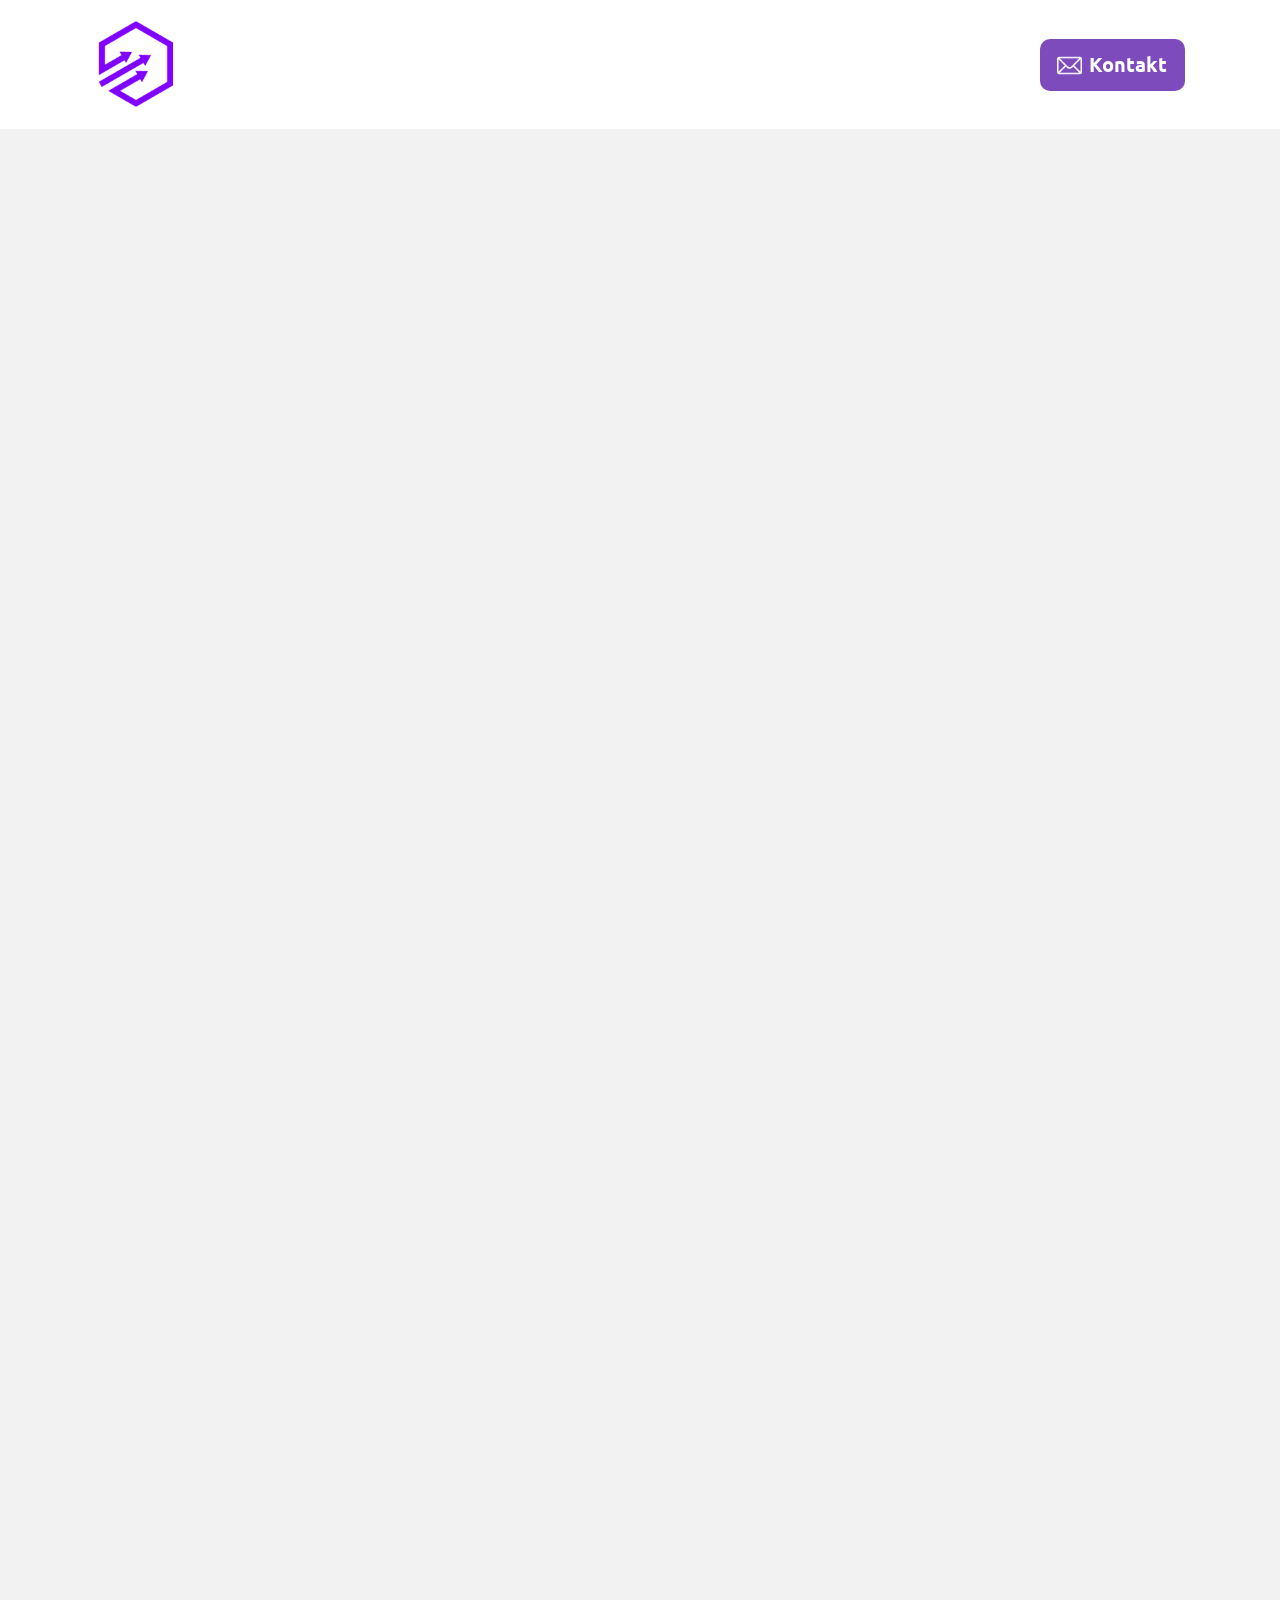
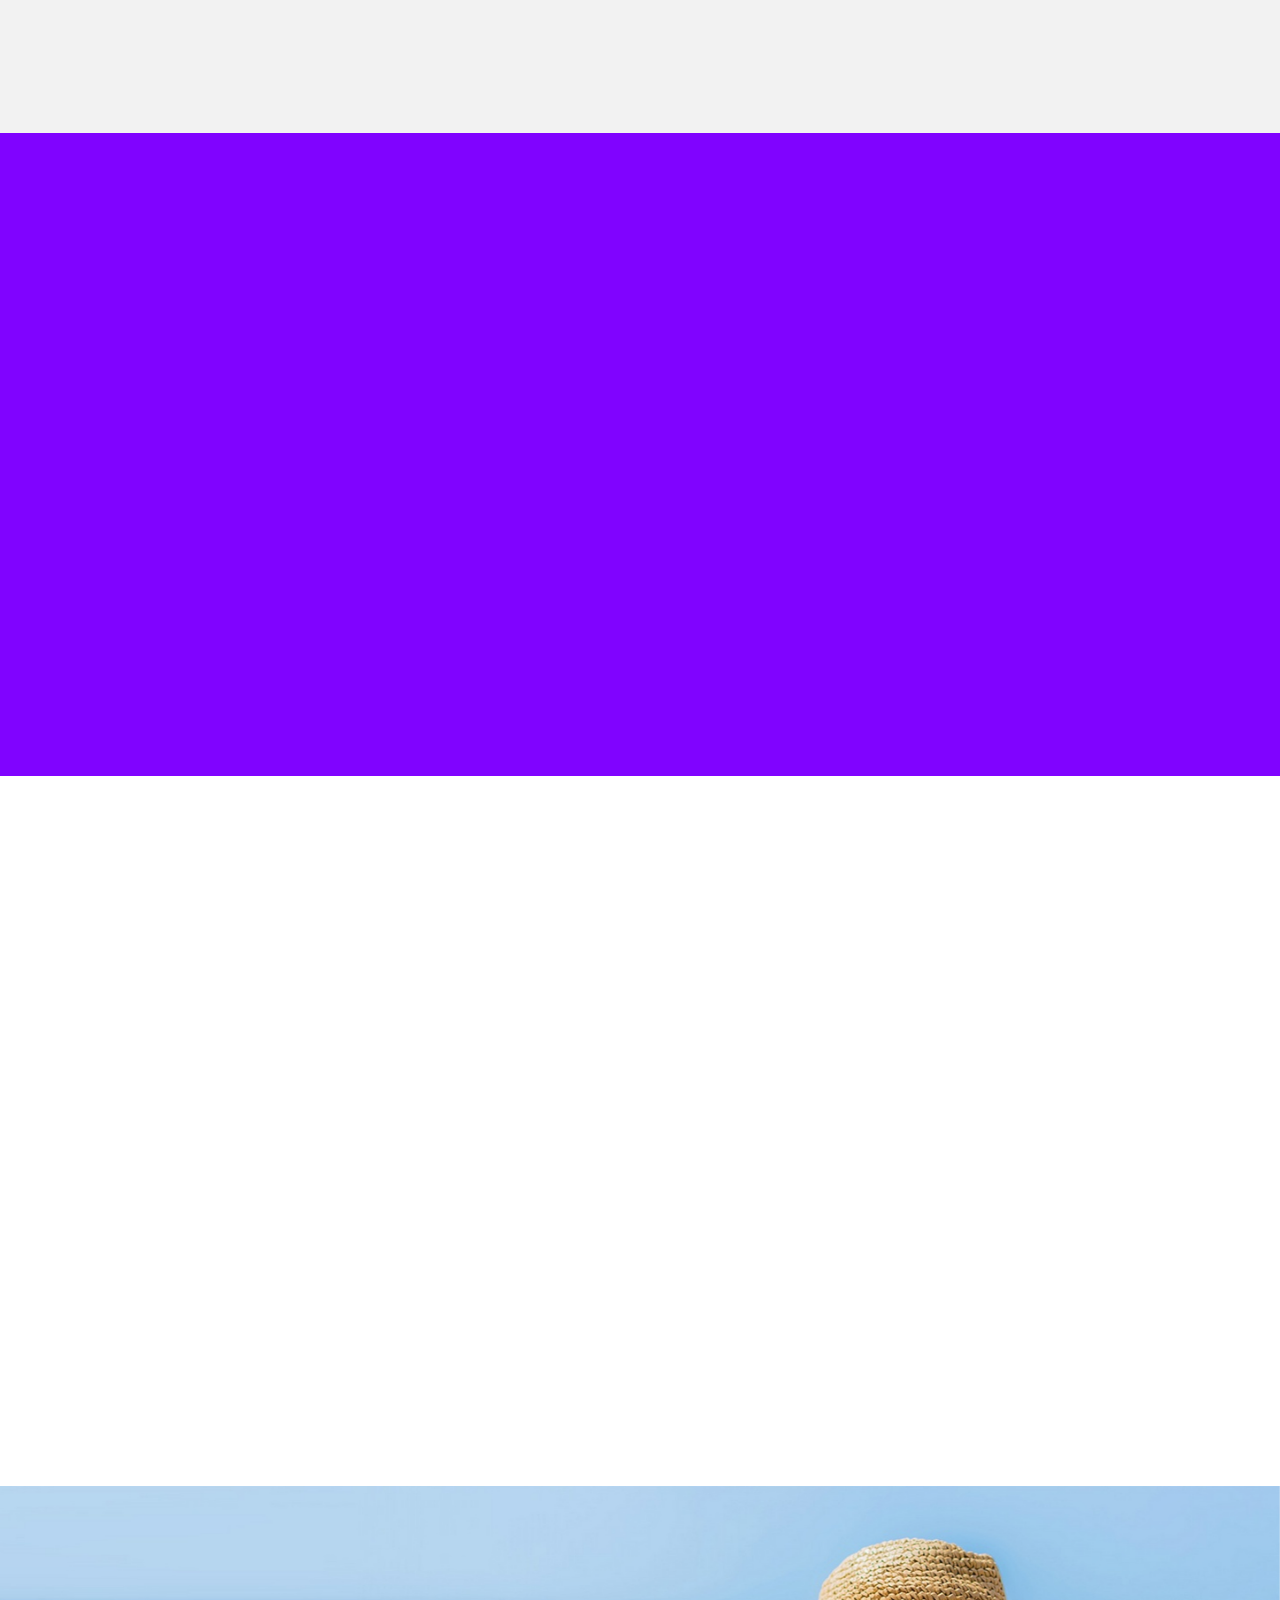
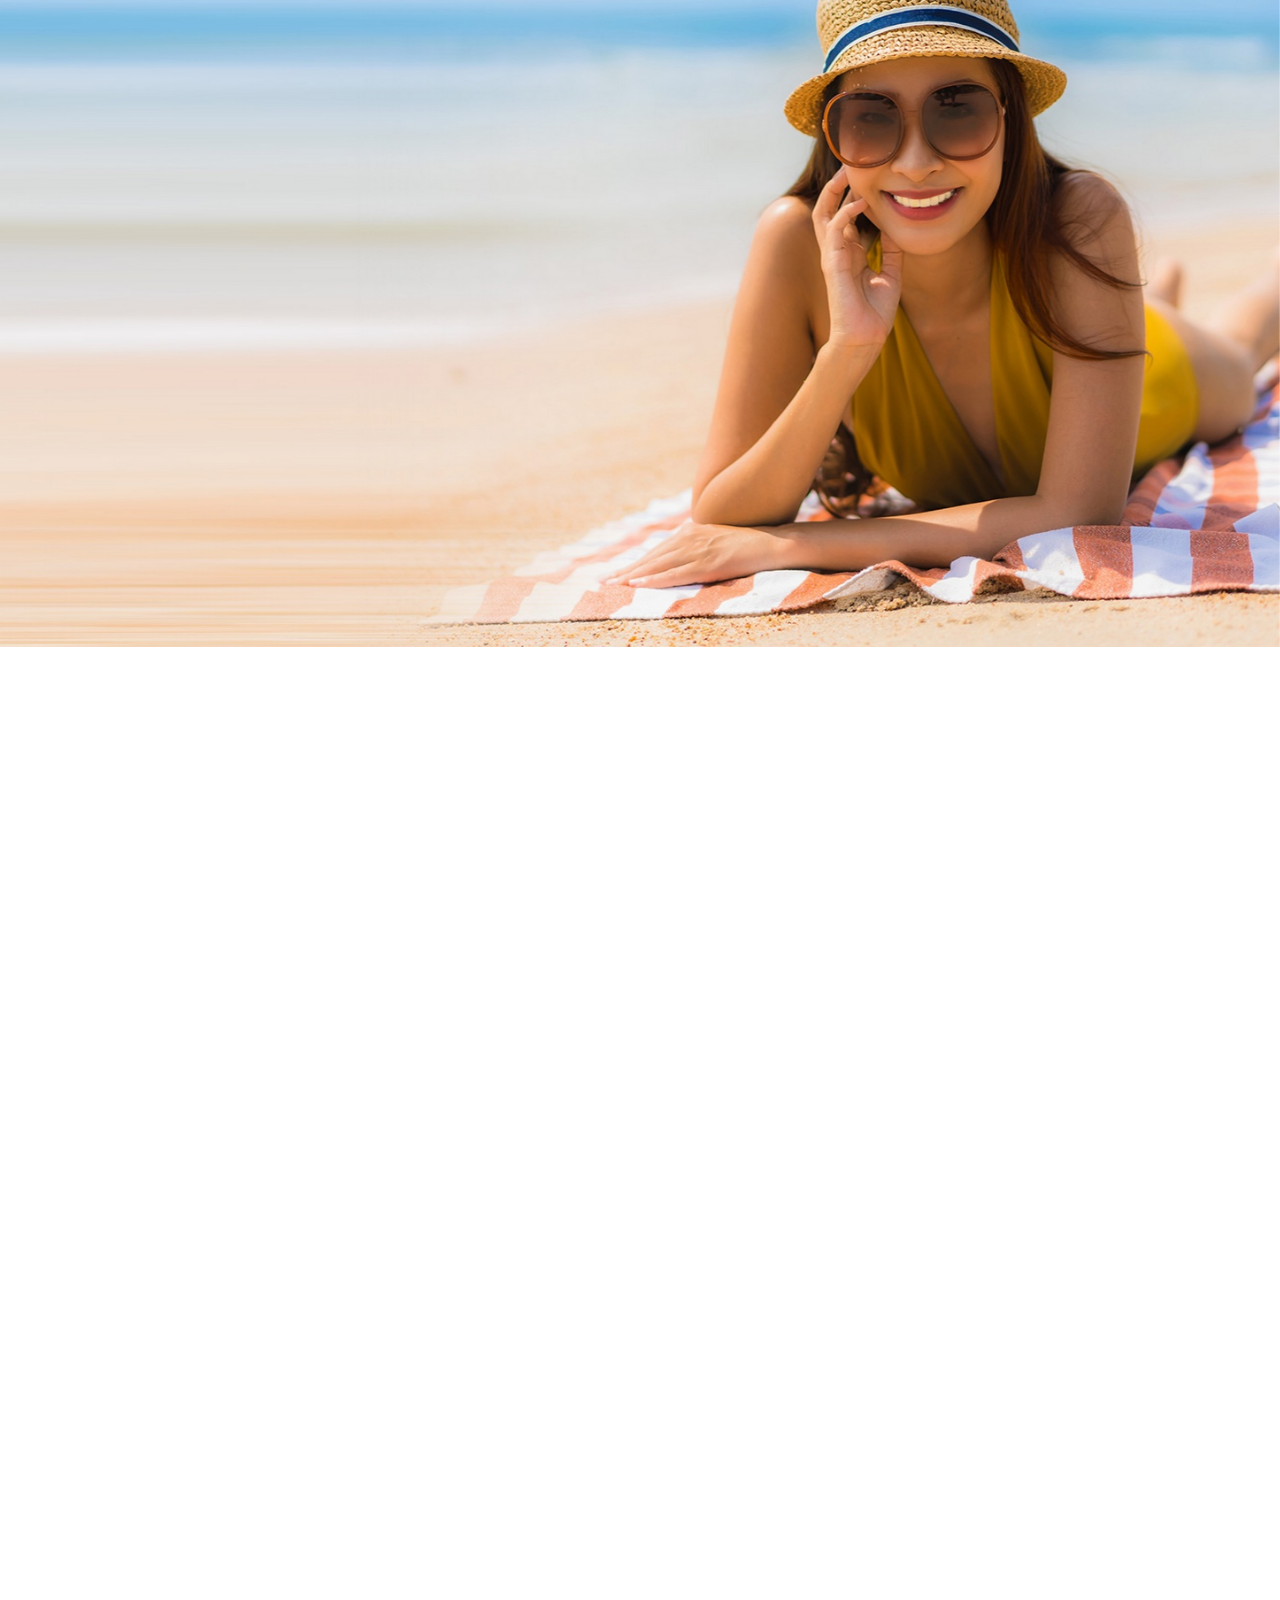
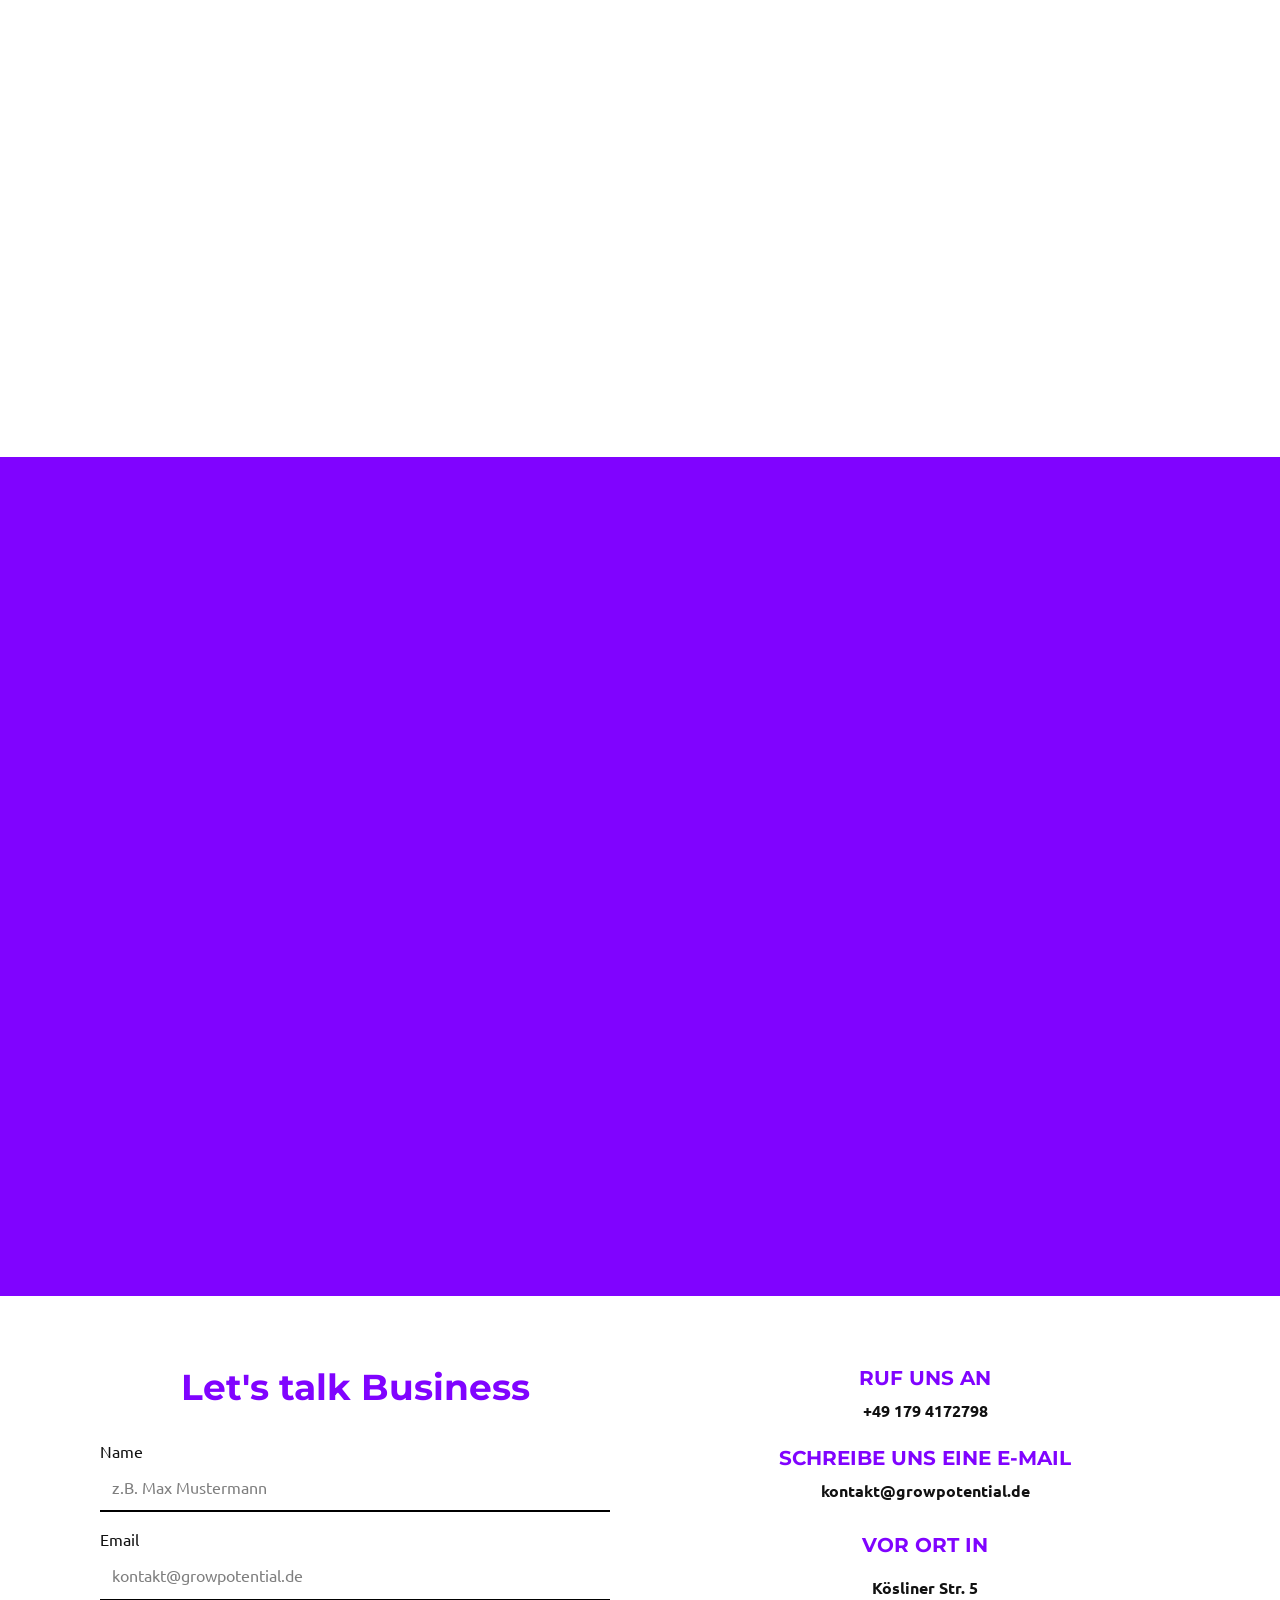
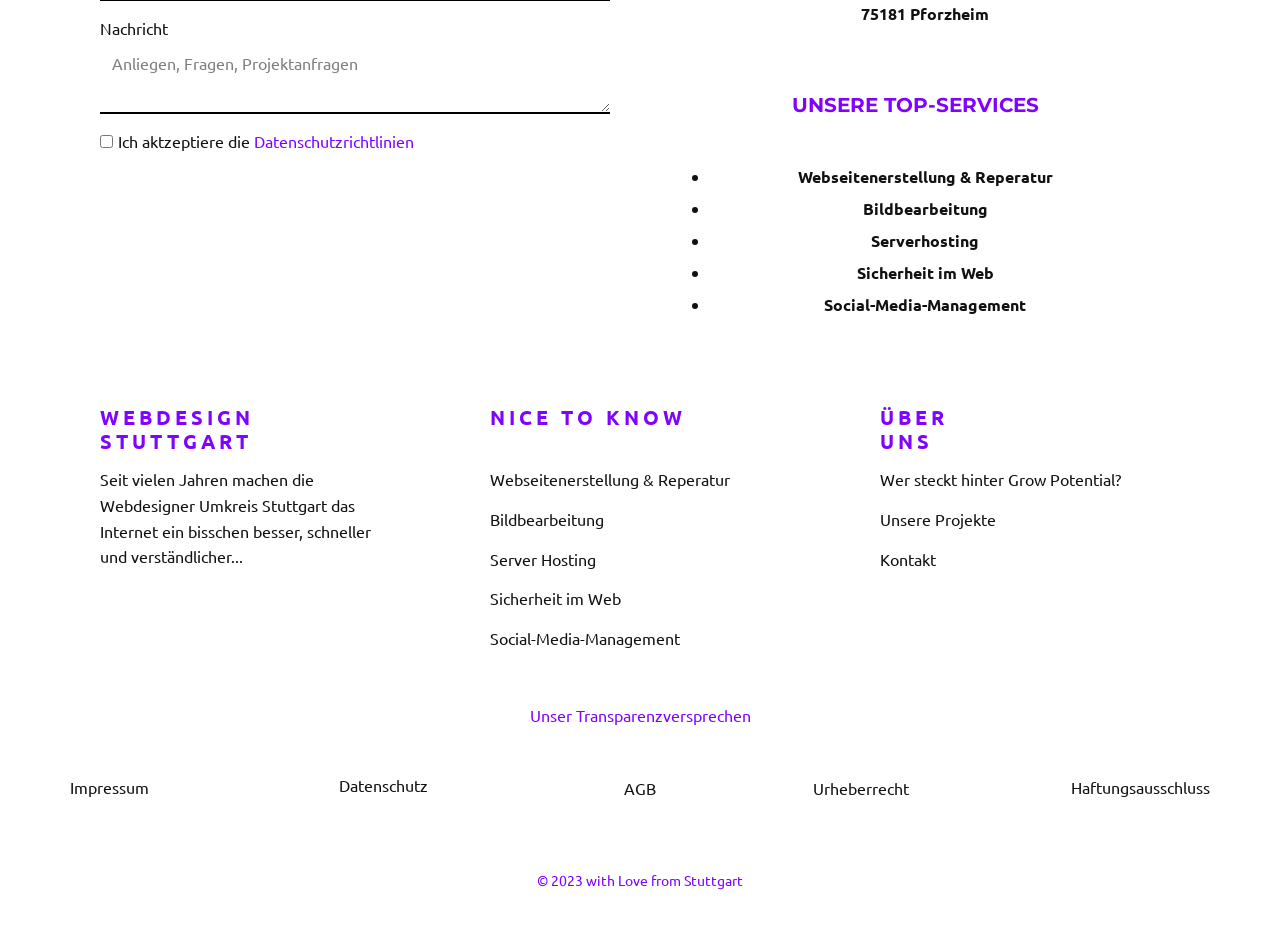
<file: Google-Ads-Management-Werbung.html>
<!DOCTYPE html>
<html style="font-size: 16px;" lang="de-DE"><head>
    <meta name="viewport" content="width=device-width, initial-scale=1.0">
    <meta charset="utf-8">
    <meta name="keywords" content="​Get more out of your travel, ​Popular Travel Destinations&amp;amp; Types, ​Next-level travel powered by tech and the human touch, Active Tours, ​Designed for every type of traveler, ​Destinations near and far, we do it all, ​Connecting with nature as you travel">
    <meta name="description" content="">
    <title>Google Ads Management Werbung</title>
    <link rel="stylesheet" href="nicepage.css" media="screen">
<link rel="stylesheet" href="Google-Ads-Management-Werbung.css" media="screen">
    <script class="u-script" type="text/javascript" src="jquery.js" defer=""></script>
    <script class="u-script" type="text/javascript" src="nicepage.js" defer=""></script>
    <meta name="generator" content="GrowPotential Webdesign">
    <meta name="referrer" content="origin">
    <link rel="icon" href="images/favicon.png">
    <link id="u-theme-google-font" rel="stylesheet" href="https://fonts.googleapis.com/css?family=Montserrat:100,100i,200,200i,300,300i,400,400i,500,500i,600,600i,700,700i,800,800i,900,900i|Ubuntu:300,300i,400,400i,500,500i,700,700i">
    <link id="u-page-google-font" rel="stylesheet" href="https://fonts.googleapis.com/css?family=Lato:100,100i,300,300i,400,400i,700,700i,900,900i|Montserrat:100,100i,200,200i,300,300i,400,400i,500,500i,600,600i,700,700i,800,800i,900,900i|Montserrat:100,100i,200,200i,300,300i,400,400i,500,500i,600,600i,700,700i,800,800i,900,900i|Ubuntu:300,300i,400,400i,500,500i,700,700i">
    
    
    
    
    
    
    
    
    
    
    
    
    
    
    
    <script type="application/ld+json">{
		"@context": "http://schema.org",
		"@type": "Organization",
		"name": "GrowPotential Webdesign",
		"logo": "images/favicon.png?rand=8055"
}</script>
    <meta name="theme-color" content="#8003ff">
    <meta property="og:title" content="Google Ads Management Werbung">
    <meta property="og:description" content="">
    <meta property="og:type" content="website">
  <script>
    function gdprConfirmed() {
        return true;
    }
    if (gdprConfirmed()) {
    document.write("\
    \
    <!-- Google Analytics -->\
    <gascript async src=\"https://www.googletagmanager.com/gtag/js?id=G-J4GH85P5CY\"></gascript>\
    <gascript>\
        window.dataLayer = window.dataLayer || [];\
        function gtag(){dataLayer.push(arguments);}\
        gtag('js', new Date());\
        gtag('config', 'G-J4GH85P5CY');\
    </gascript>\
    <!-- End Google Analytics -->\
    ".replace(/gascript/g, 'script'));
    }
    </script><script>
    function gdprConfirmed() {
        return true;
    }
    function dynamicLoadScript(src) {
        var script = document.createElement('script');
        script.src = src && typeof src === 'string' ? src : 'https://www.google.com/recaptcha/api.js?render=6LfZBDQpAAAAAEnrAy3wtXMP8q3ovz2EH6c9-pMR';
        script.async = true;
        document.body.appendChild(script);
        script.onload = function() {
            let event = new CustomEvent("recaptchaLoaded");
            document.dispatchEvent(event);
        };
    }
    document.addEventListener('DOMContentLoaded', function () {
        var confirmButton = document.querySelector('.u-cookies-consent .u-button-confirm');
        if (confirmButton) {
            confirmButton.onclick = dynamicLoadScript;
        }
    });
    </script>
    <script>
        document.addEventListener("DOMContentLoaded", function(){
            if (!gdprConfirmed()) {
                return;
            }
            dynamicLoadScript('https://www.google.com/recaptcha/enterprise.js?render=6LfZBDQpAAAAAEnrAy3wtXMP8q3ovz2EH6c9-pMR');
        });
    </script>
    <script>
        document.addEventListener("recaptchaLoaded", function() {
            if (!gdprConfirmed()) {
                return;
            }
            (function (grecaptcha, sitekey, actions) {
                var recaptcha = {
                    execute: function (action, submitFormCb) {
                        try {
                            grecaptcha.execute(
                                sitekey,
                                {action: action}
                            ).then(function (token) {
                                var forms = document.getElementsByTagName('form');

                                for (var i = 0; i < forms.length; i++) {
                                    var fields = forms[i].getElementsByTagName('input');

                                    for (var j = 0; j < fields.length; j++) {
                                        var field = fields[j];

                                        if ('recaptchaResponse' === field.getAttribute('name')) {
                                            field.setAttribute('value', token);
                                            break;
                                        }
                                    }
                                }
                                submitFormCb();
                            });
                        } catch (e) {
                            var formError = document.querySelector('.u-form-send-error');

                            if (formError) {
                                formError.innerText = 'Fehler des Website-Besitzers: ' + e.message.replace(/:[\s\S]*/, '');
                                formError.style.display = 'block';
                            }
                        }
                    },

                    executeContact: function (submitFormCb) {
                        recaptcha.execute(actions['contact'], submitFormCb);
                    }
                };

                window.recaptchaObject = recaptcha;
            })(
                
                grecaptcha.enterprise,
                '6LfZBDQpAAAAAEnrAy3wtXMP8q3ovz2EH6c9-pMR',
                {'contact': 'contact'}
            );
        });
    </script>
<meta data-intl-tel-input-cdn-path="intlTelInput/"></head>
  <body data-path-to-root="./" data-include-products="false" class="u-body u-xl-mode" data-lang="de"><header class="u-clearfix u-header u-sticky u-sticky-5d9f" id="sec-be42"><div class="u-clearfix u-sheet u-sheet-1">
        <a href="Home.html" class="u-image u-logo u-image-1" data-image-width="500" data-image-height="500" title="Home">
          <img class="u-logo-image u-logo-image-1" src="images/favicon.png?rand=8055">
        </a>
        <nav class="u-menu u-menu-one-level u-offcanvas u-menu-1" data-responsive-from="SM">
          <div class="menu-collapse" style="font-size: 1.25rem; letter-spacing: 0px; font-weight: 700;">
            <a class="u-button-style u-custom-left-right-menu-spacing u-custom-padding-bottom u-custom-text-color u-custom-text-hover-color u-custom-top-bottom-menu-spacing u-nav-link u-text-active-palette-1-base u-text-hover-palette-2-base" href="#" data-lang-de="{&quot;content&quot;:&quot;\n          <svg class=\&quot;u-svg-link\&quot; viewBox=\&quot;0 0 24 24\&quot;><use xmlns:xlink=\&quot;http://www.w3.org/1999/xlink\&quot; xlink:href=\&quot;#menu-hamburger\&quot;></use></svg>\n          <svg class=\&quot;u-svg-content\&quot; version=\&quot;1.1\&quot; id=\&quot;menu-hamburger\&quot; viewBox=\&quot;0 0 16 16\&quot; x=\&quot;0px\&quot; y=\&quot;0px\&quot; xmlns:xlink=\&quot;http://www.w3.org/1999/xlink\&quot; xmlns=\&quot;http://www.w3.org/2000/svg\&quot;><g><rect y=\&quot;1\&quot; width=\&quot;16\&quot; height=\&quot;2\&quot;></rect><rect y=\&quot;7\&quot; width=\&quot;16\&quot; height=\&quot;2\&quot;></rect><rect y=\&quot;13\&quot; width=\&quot;16\&quot; height=\&quot;2\&quot;></rect>\n</g></svg>\n        &quot;,&quot;href&quot;:&quot;#&quot;}">
              <svg class="u-svg-link" viewBox="0 0 24 24"><use xmlns:xlink="http://www.w3.org/1999/xlink" xlink:href="#menu-hamburger"></use></svg>
              <svg class="u-svg-content" version="1.1" id="menu-hamburger" viewBox="0 0 16 16" x="0px" y="0px" xmlns:xlink="http://www.w3.org/1999/xlink" xmlns="http://www.w3.org/2000/svg"><g><rect y="1" width="16" height="2"></rect><rect y="7" width="16" height="2"></rect><rect y="13" width="16" height="2"></rect>
</g></svg>
            </a>
          </div>
          <div class="u-custom-menu u-nav-container">
            <ul class="u-nav u-unstyled u-nav-1"><li class="u-nav-item"><a class="u-button-style u-nav-link u-text-active-palette-1-base u-text-hover-grey-50 u-text-white" style="padding: 10px 16px;">Warum wir?</a>
</li><li class="u-nav-item"><a class="u-button-style u-nav-link u-text-active-palette-1-base u-text-hover-grey-50 u-text-white" style="padding: 10px 16px;">Was machen wir?</a>
</li><li class="u-nav-item"><a class="u-button-style u-nav-link u-text-active-palette-1-base u-text-hover-grey-50 u-text-white" style="padding: 10px 19px 10px 16px;">Portfolio</a>
</li></ul>
          </div>
          <div class="u-custom-menu u-nav-container-collapse">
            <div class="u-black u-container-style u-inner-container-layout u-opacity u-opacity-95 u-sidenav">
              <div class="u-inner-container-layout u-sidenav-overflow">
                <div class="u-menu-close"></div>
                <ul class="u-align-center u-nav u-popupmenu-items u-unstyled u-nav-2"><li class="u-nav-item"><a class="u-button-style u-nav-link">Warum wir?</a>
</li><li class="u-nav-item"><a class="u-button-style u-nav-link">Was machen wir?</a>
</li><li class="u-nav-item"><a class="u-button-style u-nav-link">Portfolio</a>
</li></ul>
              </div>
            </div>
            <div class="u-black u-menu-overlay u-opacity u-opacity-70"></div>
          </div>
        </nav>
        <a href="tel:+12345678910" class="u-align-center u-border-none u-btn u-button-style u-custom-color-5 u-hover-feature u-hover-palette-1-base u-radius-10 u-text-active-white u-btn-1" data-lang-de="{&quot;content&quot;:&quot;<span class=\&quot;u-file-icon u-icon u-text-white u-block-control u-icon-1\&quot; style=\&quot;margin-right: 7px; font-size: 1.25em; vertical-align: -2px\&quot; data-block=\&quot;12\&quot;><img src=\&quot;images/646094-d32b5ee5.png\&quot; alt=\&quot;\&quot; data-original-src=\&quot;images/646094.png\&quot; data-color=\&quot;#000000\&quot;></span>Kontakt&quot;,&quot;href&quot;:&quot;tel:+12345678910&quot;}"><span class="u-file-icon u-icon u-text-white u-icon-1"><img src="images/646094-d32b5ee5.png" alt=""></span>Kontakt
        </a>
      </div><style class="u-sticky-style" data-style-id="5d9f">.u-sticky-fixed.u-sticky-5d9f:before, .u-body.u-sticky-fixed .u-sticky-5d9f:before {
borders: top right bottom left !important; border-color: #ffffff !important; border-width: 2px !important
}</style></header> 
    <section class="u-clearfix u-grey-5 u-section-1" id="sec-28a0">
      <div class="u-expanded-width u-palette-1-base u-shape u-shape-rectangle u-shape-1" data-animation-name="customAnimationIn" data-animation-duration="1500" data-animation-delay="250"></div>
      <img src="images/young-attractive-smiling-happy-man-woman-sunglasses-sitting-5.jpg" alt="" class="u-image u-image-round u-radius-50 u-image-1" data-image-width="1300" data-image-height="867" data-animation-name="customAnimationIn" data-animation-duration="1750" data-animation-delay="500">
      <div class="u-align-left u-container-align-left u-container-style u-group u-radius-50 u-shape-round u-white u-group-1" data-animation-name="customAnimationIn" data-animation-duration="1500" data-animation-delay="500">
        <div class="u-container-layout u-valign-middle u-container-layout-1">
          <h5 class="u-align-left u-text u-text-default u-text-1">travel agency<br>
          </h5>
          <h1 class="u-align-left u-text u-text-palette-2-base u-text-2"> Get more out of your travel </h1>
          <p class="u-align-left u-text u-text-3">Image from <a href="https://www.freepik.com" class="u-active-none u-border-1 u-border-active-palette-2-base u-border-black u-border-hover-palette-2-base u-border-no-left u-border-no-right u-border-no-top u-btn u-button-link u-button-style u-hover-none u-none u-text-body-color u-btn-1" target="_blank">Freepik</a>
          </p>
          <a href="https://nicepage.com/k/birthday-html-templates" class="u-active-palette-2-base u-align-left u-border-none u-btn u-btn-round u-button-style u-hover-palette-2-base u-palette-1-base u-radius-50 u-text-active-white u-text-body-alt-color u-text-hover-white u-btn-2">learn more</a>
        </div>
      </div>
    </section>
    <section class="u-align-center u-clearfix u-container-align-center u-grey-5 u-section-2" id="sec-9ae1">
      <div class="u-clearfix u-sheet u-valign-middle u-sheet-1">
        <h2 class="u-align-center u-text u-text-1" data-animation-name="customAnimationIn" data-animation-duration="1750" data-animation-delay="250"> Popular Travel Destinations<br>&amp; Types
        </h2>
        <p class="u-align-center u-text u-text-2" data-animation-name="customAnimationIn" data-animation-duration="1250" data-animation-delay="250"> Browse the topics below to find travel agents who are experts on that destination or travel style. </p>
        <div class="u-expanded-width u-list u-list-1">
          <div class="u-repeater u-repeater-1">
            <div class="u-align-center u-container-style u-image u-image-round u-list-item u-radius-50 u-repeater-item u-shading u-shape-round u-image-1" data-animation-name="customAnimationIn" data-animation-duration="1750" data-animation-direction="" data-animation-delay="500" data-image-width="407" data-image-height="407">
              <div class="u-container-layout u-similar-container u-valign-bottom u-container-layout-1">
                <div class="u-bottom-left-radius-50 u-bottom-right-radius-50 u-container-style u-expanded-width u-gradient u-group u-shape-round u-group-1">
                  <div class="u-container-layout u-valign-middle u-container-layout-2">
                    <h4 class="u-align-center u-custom-font u-font-montserrat u-text u-text-body-alt-color u-text-3">Bora Bora</h4>
                  </div>
                </div>
              </div>
            </div>
            <div class="u-align-center u-container-style u-image u-image-round u-list-item u-radius-50 u-repeater-item u-shading u-shape-round u-image-2" data-animation-name="customAnimationIn" data-animation-duration="1750" data-animation-direction="" data-animation-delay="500" data-image-width="740" data-image-height="987">
              <div class="u-container-layout u-similar-container u-valign-bottom u-container-layout-3">
                <div class="u-bottom-left-radius-50 u-bottom-right-radius-50 u-container-align-center u-container-style u-expanded-width u-gradient u-group u-shape-round u-group-2">
                  <div class="u-container-layout u-valign-middle u-container-layout-4">
                    <h4 class="u-align-center u-custom-font u-font-montserrat u-text u-text-body-alt-color u-text-4"> Costa Rica</h4>
                  </div>
                </div>
              </div>
            </div>
            <div class="u-align-center u-container-style u-image u-image-round u-list-item u-radius-50 u-repeater-item u-shading u-shape-round u-image-3" data-animation-name="customAnimationIn" data-animation-duration="1750" data-animation-direction="" data-animation-delay="500" data-image-width="1380" data-image-height="776">
              <div class="u-container-layout u-similar-container u-valign-bottom u-container-layout-5">
                <div class="u-bottom-left-radius-50 u-bottom-right-radius-50 u-container-align-center u-container-style u-expanded-width u-gradient u-group u-shape-round u-group-3">
                  <div class="u-container-layout u-valign-middle u-container-layout-6">
                    <h4 class="u-align-center u-custom-font u-font-montserrat u-text u-text-body-alt-color u-text-5"> Tokyo</h4>
                  </div>
                </div>
              </div>
            </div>
            <div class="u-align-center u-container-style u-image u-image-round u-list-item u-radius-50 u-repeater-item u-shading u-shape-round u-image-4" data-animation-name="customAnimationIn" data-animation-duration="1750" data-animation-direction="" data-animation-delay="500" data-image-width="407" data-image-height="407">
              <div class="u-container-layout u-similar-container u-valign-bottom u-container-layout-7">
                <div class="u-bottom-left-radius-50 u-bottom-right-radius-50 u-container-align-center u-container-style u-expanded-width u-gradient u-group u-shape-round u-group-4">
                  <div class="u-container-layout u-valign-middle u-container-layout-8">
                    <h4 class="u-align-center u-custom-font u-font-montserrat u-text u-text-body-alt-color u-text-6">Indonesia</h4>
                  </div>
                </div>
              </div>
            </div>
            <div class="u-align-center u-container-style u-image u-image-round u-list-item u-radius-50 u-repeater-item u-shading u-shape-round u-image-5" data-animation-name="customAnimationIn" data-animation-duration="1750" data-animation-direction="" data-animation-delay="750" data-image-width="740" data-image-height="1110">
              <div class="u-container-layout u-similar-container u-valign-bottom u-container-layout-9">
                <div class="u-bottom-left-radius-50 u-bottom-right-radius-50 u-container-align-center u-container-style u-expanded-width u-gradient u-group u-shape-round u-group-5">
                  <div class="u-container-layout u-valign-middle u-container-layout-10">
                    <h4 class="u-align-center u-custom-font u-font-montserrat u-text u-text-body-alt-color u-text-7"> Paris</h4>
                  </div>
                </div>
              </div>
            </div>
            <div class="u-align-center u-container-style u-image u-image-round u-list-item u-radius-50 u-repeater-item u-shading u-shape-round u-image-6" data-animation-name="customAnimationIn" data-animation-duration="1750" data-animation-direction="" data-animation-delay="750" data-image-width="740" data-image-height="1109">
              <div class="u-container-layout u-similar-container u-valign-bottom u-container-layout-11">
                <div class="u-bottom-left-radius-50 u-bottom-right-radius-50 u-container-align-center u-container-style u-expanded-width u-gradient u-group u-shape-round u-group-6">
                  <div class="u-container-layout u-valign-middle u-container-layout-12">
                    <h4 class="u-align-center u-custom-font u-font-montserrat u-text u-text-body-alt-color u-text-8">London</h4>
                  </div>
                </div>
              </div>
            </div>
            <div class="u-align-center u-container-style u-image u-image-round u-list-item u-radius-50 u-repeater-item u-shading u-shape-round u-image-7" data-animation-name="customAnimationIn" data-animation-duration="1750" data-animation-direction="" data-animation-delay="750" data-image-width="1060" data-image-height="794">
              <div class="u-container-layout u-similar-container u-valign-bottom u-container-layout-13">
                <div class="u-bottom-left-radius-50 u-bottom-right-radius-50 u-container-align-center u-container-style u-expanded-width u-gradient u-group u-shape-round u-group-7">
                  <div class="u-container-layout u-valign-middle u-container-layout-14">
                    <h4 class="u-align-center u-custom-font u-font-montserrat u-text u-text-body-alt-color u-text-9">Maui</h4>
                  </div>
                </div>
              </div>
            </div>
            <div class="u-align-center u-container-style u-image u-image-round u-list-item u-radius-50 u-repeater-item u-shading u-shape-round u-image-8" data-animation-name="customAnimationIn" data-animation-duration="1750" data-animation-direction="" data-animation-delay="750" data-image-width="1380" data-image-height="920">
              <div class="u-container-layout u-similar-container u-valign-bottom u-container-layout-15">
                <div class="u-bottom-left-radius-50 u-bottom-right-radius-50 u-container-align-center u-container-style u-expanded-width u-gradient u-group u-shape-round u-group-8">
                  <div class="u-container-layout u-valign-middle u-container-layout-16">
                    <h4 class="u-align-center u-custom-font u-font-montserrat u-text u-text-body-alt-color u-text-10"> Maldives</h4>
                  </div>
                </div>
              </div>
            </div>
          </div>
        </div>
        <p class="u-text u-text-default u-text-11" data-animation-name="customAnimationIn" data-animation-duration="1500" data-animation-delay="750">Images from <a href="https://www.freepik.com/photos/maldives" class="u-active-none u-border-1 u-border-active-black u-border-hover-black u-border-no-left u-border-no-right u-border-no-top u-border-palette-1-base u-btn u-button-link u-button-style u-hover-none u-none u-text-body-color u-btn-1">Freepik</a>
        </p>
      </div>
    </section>
    <section class="u-clearfix u-grey-5 u-section-3" id="sec-a071">
      <div class="u-clearfix u-sheet u-valign-middle-md u-valign-middle-sm u-valign-middle-xs u-sheet-1">
        <div class="u-palette-1-light-2 u-radius-50 u-shape u-shape-round u-shape-1" data-animation-name="customAnimationIn" data-animation-duration="1500" data-animation-delay="500"></div>
        <img src="images/lady-ocean-summertime-woman-vaca.jpg" class="u-align-left u-image u-image-round u-radius-50 u-image-1" data-image-width="1380" data-image-height="920" data-animation-name="customAnimationIn" data-animation-duration="1500" data-animation-delay="250">
        <div class="u-align-left u-container-align-left u-container-style u-expanded-width-xs u-group u-radius-50 u-shape-round u-white u-group-1" data-animation-name="customAnimationIn" data-animation-duration="1500" data-animation-delay="500">
          <div class="u-container-layout u-valign-middle u-container-layout-1">
            <h3 class="u-align-left u-text u-text-palette-2-base u-text-1"> Don't Worry, Be Happy</h3>
            <p class="u-align-left u-text u-text-2">Ut enim ad minim veniam, quis nostrud exercitation ullamco laboris nisi ut aliquip ex ea commodo consequat. Duis aute irure dolor in reprehenderit in voluptate velit esse cillum dolore eu fugiat nulla pariatur. </p>
            <p class="u-align-left u-text u-text-3">Image from <a href="https://www.freepik.com/photos/woman" class="u-active-none u-border-1 u-border-active-black u-border-hover-black u-border-no-left u-border-no-right u-border-no-top u-border-palette-1-base u-btn u-button-link u-button-style u-hover-none u-none u-text-body-color u-btn-1">Freepik</a>
            </p>
            <a href="https://nicepage.com/c/real-estate-website-templates" class="u-active-white u-align-left u-border-2 u-border-active-palette-1-base u-border-hover-palette-1-base u-border-palette-1-base u-btn u-btn-round u-button-style u-hover-white u-palette-1-base u-radius-50 u-text-active-palette-1-base u-text-body-alt-color u-text-hover-palette-1-base u-btn-2">learn more</a>
          </div>
        </div>
      </div>
    </section>
    <section class="u-align-center u-clearfix u-container-align-center u-palette-1-base u-section-4" id="carousel_b4f4">
      <div class="u-clearfix u-sheet u-valign-middle u-sheet-1">
        <h2 class="u-align-center u-text u-text-body-alt-color u-text-1" data-animation-name="customAnimationIn" data-animation-duration="1500" data-animation-delay="500"> Next-level travel powered by tech and the human touch</h2>
        <p class="u-align-center u-text u-text-2" data-animation-name="customAnimationIn" data-animation-duration="1500" data-animation-delay="500"> Ut enim ad minim veniam, quis nostrud exercitation ullamco laboris nisi ut aliquip ex ea commodo consequat. Duis aute irure dolor in reprehenderit in voluptate velit esse cillum dolore eu fugiat nulla pariatur. Excepteur sint occaecat cupidatat non proident, sunt in culpa qui officia deserunt mollit anim id est laborum.</p>
        <a href="https://nicepage.com/k/auction-website-templates" class="u-active-white u-align-center u-border-2 u-border-active-white u-border-hover-white u-border-palette-1-light-2 u-btn u-btn-round u-button-style u-hover-white u-none u-radius-50 u-text-active-palette-1-base u-text-body-alt-color u-text-hover-palette-1-base u-btn-1" data-animation-name="customAnimationIn" data-animation-duration="1000" data-animation-delay="500">learn more</a>
      </div>
    </section>
    <section class="u-clearfix u-section-5" id="carousel_fe47">
      <div class="u-clearfix u-sheet u-valign-middle u-sheet-1">
        <div class="data-layout-selected u-clearfix u-expanded-width u-gutter-22 u-layout-wrap u-layout-wrap-1">
          <div class="u-layout">
            <div class="u-layout-row">
              <div class="u-align-left u-container-style u-image u-image-round u-layout-cell u-left-cell u-radius-50 u-size-30 u-image-1" src="" data-image-width="920" data-image-height="920" data-animation-name="customAnimationIn" data-animation-duration="1500" data-animation-delay="500">
                <div class="u-container-layout u-container-layout-1" src=""></div>
              </div>
              <div class="u-align-left u-container-style u-image u-image-round u-layout-cell u-radius-50 u-right-cell u-size-30 u-image-2" src="" data-image-width="1067" data-image-height="920" data-animation-name="customAnimationIn" data-animation-duration="1500" data-animation-delay="500">
                <div class="u-container-layout u-valign-middle-lg u-valign-middle-md u-valign-middle-xl u-container-layout-2" src="">
                  <div class="u-align-center u-container-align-center u-container-style u-group u-palette-1-base u-radius-50 u-shape-round u-group-1" data-animation-name="flipIn" data-animation-duration="1500" data-animation-direction="X" data-animation-delay="500">
                    <div class="u-container-layout u-valign-middle u-container-layout-3">
                      <h2 class="u-align-center u-text u-text-body-alt-color u-text-1">Active Tours</h2>
                      <p class="u-align-center u-text u-text-2"> Sem et tortor consequat id porta. Laoreet sit amet cursus sit amet dictum. Adipiscing elit duis tristique sollicitudin nibh sit. </p>
                      <p class="u-align-center u-text u-text-3">Images from <a href="https://freepik.com/photos/backround" class="u-active-none u-border-1 u-border-active-palette-1-light-2 u-border-hover-palette-1-light-2 u-border-no-left u-border-no-right u-border-no-top u-border-white u-btn u-button-link u-button-style u-hover-none u-none u-text-active-palette-1-light-2 u-text-body-alt-color u-text-hover-palette-1-light-2 u-btn-1">Freepik</a>
                      </p>
                    </div>
                  </div>
                </div>
              </div>
            </div>
          </div>
        </div>
      </div>
    </section>
    <section class="u-clearfix u-image u-section-6" id="carousel_c11e" data-image-width="1980" data-image-height="887">
      <div class="u-clearfix u-sheet u-sheet-1">
        <div class="u-palette-2-base u-radius-50 u-shape u-shape-round u-shape-1" data-animation-name="customAnimationIn" data-animation-duration="1500" data-animation-delay="250"></div>
        <div class="u-align-left u-container-align-left u-container-style u-group u-radius-50 u-shape-round u-white u-group-1" data-animation-name="customAnimationIn" data-animation-duration="1500" data-animation-delay="750">
          <div class="u-container-layout u-valign-middle u-container-layout-1">
            <h5 class="u-align-left u-text u-text-1"> What we Do</h5>
            <h2 class="u-align-left u-text u-text-2"> Designed for every type of traveler</h2>
            <p class="u-align-left u-text u-text-3">Image by <a href="https://www.freepik.com/photos/background" class="u-active-none u-border-1 u-border-active-palette-2-base u-border-black u-border-hover-palette-2-base u-border-no-left u-border-no-right u-border-no-top u-btn u-button-link u-button-style u-hover-none u-none u-text-body-color u-btn-1" target="_blank" data-animation-name="" data-animation-duration="0" data-animation-delay="0" data-animation-direction="">Freepik</a>
            </p>
            <a href="https://nicepage.com/c/architecture-building-website-templates" class="u-active-white u-align-left u-border-2 u-border-active-palette-2-base u-border-hover-palette-2-base u-border-palette-2-base u-btn u-button-style u-hover-white u-palette-2-base u-text-active-palette-2-base u-text-body-alt-color u-text-hover-palette-2-base u-btn-2" target="_blank" data-animation-name="" data-animation-duration="0" data-animation-delay="0" data-animation-direction="">Explore Categories</a>
          </div>
        </div>
      </div>
    </section>
    <section class="u-clearfix u-container-align-center u-section-7" id="carousel_a7fb">
      <div class="u-clearfix u-sheet u-valign-middle-sm u-valign-middle-xs u-sheet-1">
        <h2 class="u-align-center u-text u-text-default-lg u-text-default-md u-text-default-xl u-text-1" data-animation-name="customAnimationIn" data-animation-duration="1500" data-animation-delay="250"> Destinations near and far, we do it all</h2>
        <div class="data-layout-selected u-clearfix u-expanded-width u-gutter-22 u-layout-wrap u-layout-wrap-1">
          <div class="u-layout">
            <div class="u-layout-col">
              <div class="u-size-30">
                <div class="u-layout-row">
                  <div class="u-align-left u-container-style u-layout-cell u-shape-rectangle u-size-15 u-layout-cell-1" data-animation-name="customAnimationIn" data-animation-duration="1500">
                    <div class="u-container-layout u-valign-top u-container-layout-1">
                      <p class="u-text u-text-default u-text-grey-40 u-text-2"> Blandit aliquam etiam erat velit scelerisque in dictum. Metus vulputate eu scelerisque felis imperdiet proin fermentum leo. Vitae aliquet nec ullamcorper sit amet risus nullam eget felis. Convallis a cras semper auctor neque vitae tempus quam. </p>
                      <p class="u-text u-text-3">Images from <a href="https://nicepage.app" class="u-active-none u-border-1 u-border-active-palette-2-base u-border-black u-border-hover-palette-2-base u-border-no-left u-border-no-right u-border-no-top u-btn u-button-link u-button-style u-hover-none u-none u-text-body-color u-btn-1" data-animation-name="" data-animation-duration="0" data-animation-delay="0" data-animation-direction="">Freepik</a>
                      </p>
                    </div>
                  </div>
                  <div class="u-container-align-center u-container-style u-image u-image-round u-layout-cell u-radius-50 u-size-15 u-image-1" data-image-width="740" data-image-height="1109" data-animation-name="customAnimationIn" data-animation-duration="1500" data-animation-delay="250">
                    <div class="u-container-layout u-container-layout-2"></div>
                  </div>
                  <div class="u-container-align-center u-container-style u-image u-image-round u-layout-cell u-radius-50 u-size-30 u-image-2" data-image-width="1800" data-image-height="900" data-animation-name="customAnimationIn" data-animation-duration="1500" data-animation-delay="500">
                    <div class="u-container-layout u-container-layout-3"></div>
                  </div>
                </div>
              </div>
              <div class="u-size-30">
                <div class="u-layout-row">
                  <div class="u-container-align-center u-container-style u-image u-image-round u-layout-cell u-radius-50 u-size-30 u-image-3" data-image-width="1380" data-image-height="920" data-animation-name="customAnimationIn" data-animation-duration="1500" data-animation-delay="500">
                    <div class="u-container-layout u-container-layout-4"></div>
                  </div>
                  <div class="u-container-align-center u-container-style u-image u-image-round u-layout-cell u-radius-50 u-size-15 u-image-4" data-image-width="740" data-image-height="1109" data-animation-name="customAnimationIn" data-animation-duration="1500" data-animation-delay="250">
                    <div class="u-container-layout u-container-layout-5"></div>
                  </div>
                  <div class="u-container-align-left u-container-style u-layout-cell u-shape-rectangle u-size-15 u-layout-cell-6" data-animation-name="customAnimationIn" data-animation-duration="1500" data-animation-delay="500">
                    <div class="u-container-layout u-container-layout-6">
                      <p class="u-align-left u-text u-text-default u-text-grey-40 u-text-4"> Buzzing cities, tropical islands, remote escapes and everything in between. Our first-hand intel and insider expertise covers the globe.</p>
                    </div>
                  </div>
                </div>
              </div>
            </div>
          </div>
        </div>
        <a href="https://nicepage.com/k/test-website-templates" class="u-active-white u-align-center u-border-2 u-border-active-palette-1-base u-border-hover-palette-1-base u-border-palette-1-base u-btn u-btn-round u-button-style u-hover-white u-palette-1-base u-radius-50 u-text-active-palette-1-base u-text-body-alt-color u-text-hover-palette-1-base u-btn-2" data-animation-name="customAnimationIn" data-animation-duration="1500" data-animation-delay="750">Explore destinations</a>
      </div>
    </section>
    <section class="u-clearfix u-palette-1-base u-section-8" id="sec-587c">
      <div class="u-expanded-width u-shape u-shape-rectangle u-white u-shape-1"></div>
      <img src="images/ffggf.jpg" alt="" class="u-image u-image-round u-radius-50 u-image-1" data-image-width="690" data-image-height="639" data-animation-name="flipIn" data-animation-duration="1500" data-animation-direction="X" data-animation-delay="750">
      <div class="u-align-left u-container-style u-group u-radius-50 u-shape-round u-white u-group-1" data-animation-name="customAnimationIn" data-animation-duration="1500" data-animation-delay="750">
        <div class="u-container-layout u-valign-middle u-container-layout-1">
          <h2 class="u-text u-text-palette-1-base u-text-1"> Connecting with nature as you travel</h2>
          <p class="u-text u-text-2">Image from <a href="https://www.freepik.com/photos/winter" class="u-border-1 u-border-black u-border-no-left u-border-no-right u-border-no-top u-btn u-button-link u-button-style u-none u-text-body-color u-btn-1">Freepik</a>
          </p>
        </div>
      </div>
      <div class="u-align-center-md u-align-center-sm u-align-center-xs u-align-left-lg u-align-left-xl u-container-style u-group u-radius-50 u-shape-round u-white u-group-2" data-animation-name="customAnimationIn" data-animation-duration="1500" data-animation-delay="750">
        <div class="u-container-layout u-valign-middle-sm u-valign-top-md u-container-layout-2">
          <div class="u-form u-form-1">
            <form action="https://forms.nicepagesrv.com/v2/form/process" class="u-clearfix u-form-spacing-13 u-form-vertical u-inner-form" style="padding: 0px;" source="email" name="form-2">
              <div class="u-form-group u-form-name">
                <label for="name-da97" class="u-label">Name</label>
                <input type="text" placeholder="Enter your Name" id="name-da97" name="name" class="u-border-no-bottom u-border-no-left u-border-no-right u-border-no-top u-grey-5 u-input u-input-rectangle" required="" wfd-id="id571">
              </div>
              <div class="u-form-group u-form-partition-factor-2 u-form-phone u-form-group-2">
                <label for="phone-10f2" class="u-label">Phone</label>
                <input type="tel" pattern="\+?\d{0,3}[\s\(\-]?([0-9]{2,3})[\s\)\-]?([\s\-]?)([0-9]{3})[\s\-]?([0-9]{2})[\s\-]?([0-9]{2})" placeholder="Enter your phone (e.g. +14155552675)" id="phone-10f2" name="phone" class="u-border-no-bottom u-border-no-left u-border-no-right u-border-no-top u-grey-5 u-input u-input-rectangle" required="" wfd-id="id572">
              </div>
              <div class="u-form-email u-form-group u-form-partition-factor-2">
                <label for="email-da97" class="u-label">Email</label>
                <input type="email" placeholder="Enter a valid email address" id="email-da97" name="email" class="u-border-no-bottom u-border-no-left u-border-no-right u-border-no-top u-grey-5 u-input u-input-rectangle" required="" wfd-id="id573">
              </div>
              <div class="u-align-right u-form-group u-form-submit">
                <a href="#" class="u-active-palette-1-base u-border-none u-btn u-btn-round u-btn-submit u-button-style u-hover-black u-palette-2-base u-radius-50 u-btn-2">contact us</a>
                <input type="submit" value="submit" class="u-form-control-hidden" wfd-id="id574">
              </div>
              <div class="u-form-send-message u-form-send-success"> Thank you! Your message has been sent. </div>
              <div class="u-form-send-error u-form-send-message"> Unable to send your message. Please fix errors then try again. </div>
              <input type="hidden" value="" name="recaptchaResponse" wfd-id="id575">
              <input type="hidden" name="formServices" value="7276db46-cddc-3fde-ff53-1950ef16171d">
              <input type="hidden" name="siteKey" value="6LfZBDQpAAAAAEnrAy3wtXMP8q3ovz2EH6c9-pMR">
            </form>
          </div>
          <p class="u-text u-text-grey-50 u-text-3"> Let us know your questions, suggestions and concerns by filling out the contact form below.</p>
          <div class="u-social-icons u-spacing-20 u-social-icons-1">
            <a class="u-social-url" target="_blank" href=""><span class="u-icon u-icon-circle u-social-facebook u-social-icon u-text-palette-2-base u-icon-1">
                    <svg class="u-svg-link" preserveAspectRatio="xMidYMin slice" viewBox="0 0 112 112" style=""><use xmlns:xlink="http://www.w3.org/1999/xlink" xlink:href="#svg-50ee"></use></svg>
                    <svg xmlns="http://www.w3.org/2000/svg" xmlns:xlink="http://www.w3.org/1999/xlink" version="1.1" xml:space="preserve" class="u-svg-content" viewBox="0 0 112 112" x="0px" y="0px" id="svg-50ee"><path d="M75.5,28.8H65.4c-1.5,0-4,0.9-4,4.3v9.4h13.9l-1.5,15.8H61.4v45.1H42.8V58.3h-8.8V42.4h8.8V32.2 c0-7.4,3.4-18.8,18.8-18.8h13.8v15.4H75.5z"></path></svg>
                  </span>
            </a>
            <a class="u-social-url" target="_blank" href=""><span class="u-icon u-icon-circle u-social-icon u-social-twitter u-text-palette-2-base u-icon-2">
                    <svg class="u-svg-link" preserveAspectRatio="xMidYMin slice" viewBox="0 0 112 112" style=""><use xmlns:xlink="http://www.w3.org/1999/xlink" xlink:href="#svg-d346"></use></svg>
                    <svg xmlns="http://www.w3.org/2000/svg" xmlns:xlink="http://www.w3.org/1999/xlink" version="1.1" xml:space="preserve" class="u-svg-content" viewBox="0 0 112 112" x="0px" y="0px" id="svg-d346"><path d="M92.2,38.2c0,0.8,0,1.6,0,2.3c0,24.3-18.6,52.4-52.6,52.4c-10.6,0.1-20.2-2.9-28.5-8.2 c1.4,0.2,2.9,0.2,4.4,0.2c8.7,0,16.7-2.9,23-7.9c-8.1-0.2-14.9-5.5-17.3-12.8c1.1,0.2,2.4,0.2,3.4,0.2c1.6,0,3.3-0.2,4.8-0.7 c-8.4-1.6-14.9-9.2-14.9-18c0-0.2,0-0.2,0-0.2c2.5,1.4,5.4,2.2,8.4,2.3c-5-3.3-8.3-8.9-8.3-15.4c0-3.4,1-6.5,2.5-9.2 c9.1,11.1,22.7,18.5,38,19.2c-0.2-1.4-0.4-2.8-0.4-4.3c0.1-10,8.3-18.2,18.5-18.2c5.4,0,10.1,2.2,13.5,5.7c4.3-0.8,8.1-2.3,11.7-4.5 c-1.4,4.3-4.3,7.9-8.1,10.1c3.7-0.4,7.3-1.4,10.6-2.9C98.9,32.3,95.7,35.5,92.2,38.2z"></path></svg>
                  </span>
            </a>
            <a class="u-social-url" target="_blank" href=""><span class="u-icon u-icon-circle u-social-icon u-social-instagram u-text-palette-2-base u-icon-3">
                    <svg class="u-svg-link" preserveAspectRatio="xMidYMin slice" viewBox="0 0 112 112" style=""><use xmlns:xlink="http://www.w3.org/1999/xlink" xlink:href="#svg-dd2a"></use></svg>
                    <svg xmlns="http://www.w3.org/2000/svg" xmlns:xlink="http://www.w3.org/1999/xlink" version="1.1" xml:space="preserve" class="u-svg-content" viewBox="0 0 112 112" x="0px" y="0px" id="svg-dd2a"><path d="M55.9,32.9c-12.8,0-23.2,10.4-23.2,23.2s10.4,23.2,23.2,23.2s23.2-10.4,23.2-23.2S68.7,32.9,55.9,32.9z M55.9,69.4c-7.4,0-13.3-6-13.3-13.3c-0.1-7.4,6-13.3,13.3-13.3s13.3,6,13.3,13.3C69.3,63.5,63.3,69.4,55.9,69.4z"></path><path d="M79.7,26.8c-3,0-5.4,2.5-5.4,5.4s2.5,5.4,5.4,5.4c3,0,5.4-2.5,5.4-5.4S82.7,26.8,79.7,26.8z"></path><path d="M78.2,11H33.5C21,11,10.8,21.3,10.8,33.7v44.7c0,12.6,10.2,22.8,22.7,22.8h44.7c12.6,0,22.7-10.2,22.7-22.7 V33.7C100.8,21.1,90.6,11,78.2,11z M91,78.4c0,7.1-5.8,12.8-12.8,12.8H33.5c-7.1,0-12.8-5.8-12.8-12.8V33.7 c0-7.1,5.8-12.8,12.8-12.8h44.7c7.1,0,12.8,5.8,12.8,12.8V78.4z"></path></svg>
                  </span>
            </a>
            <a class="u-social-url" target="_blank" href=""><span class="u-icon u-icon-circle u-social-google u-social-icon u-text-palette-2-base u-icon-4">
                    <svg class="u-svg-link" preserveAspectRatio="xMidYMin slice" viewBox="0 0 112 112" style=""><use xmlns:xlink="http://www.w3.org/1999/xlink" xlink:href="#svg-102d"></use></svg>
                    <svg xmlns="http://www.w3.org/2000/svg" xmlns:xlink="http://www.w3.org/1999/xlink" version="1.1" xml:space="preserve" class="u-svg-content" viewBox="0 0 112 112" x="0px" y="0px" id="svg-102d"><path d="M62.2,81.6c-8.6,11.2-24.6,14.4-37.6,10C10.9,87,0.8,73.2,1,58.5c-0.8-18,15.2-34.6,33.1-34.9 c9.2-0.8,18.2,2.7,25,8.6c-2.9,3.1-5.7,6.2-8.9,9.2c-6.2-3.8-13.5-6.5-20.6-4C18.1,40.7,11,54.2,15.4,65.6 c3.5,11.8,17.8,18.3,29.2,13.2c5.8-2.1,9.7-7.4,11.3-13.2c-6.6-0.1-13.2,0-20.1-0.3c0-3.9,0-7.9,0-11.9c11.2,0,22.2,0,33.3,0 C69.9,63.4,68.3,73.9,62.2,81.6z M110.9,63.7c-3.4,0-6.6,0-10,0c0,3.4,0,6.6,0,10c-3.4,0-6.6,0-10,0c0-3.4,0-6.6,0-10 c-3.4,0-6.6,0-10,0c0-3.4,0-6.6,0-10c3.4,0,6.6,0,10,0c0-3.4,0-6.6,0.1-10c3.4,0,6.6,0,10,0c0,3.4,0,6.6,0,10c3.4,0,6.6,0,10,0 C110.9,56.9,110.9,60.3,110.9,63.7z"></path></svg>
                  </span>
            </a>
          </div>
        </div>
      </div>
    </section>
    
    
    
    
    
    
    
    
    <footer class="u-clearfix u-footer u-white" id="sec-754b"><div class="u-clearfix u-sheet u-valign-middle u-sheet-1">
        <div class="data-layout-selected u-clearfix u-expanded-width u-gutter-0 u-layout-wrap u-layout-wrap-1">
          <div class="u-gutter-0 u-layout">
            <div class="u-layout-row">
              <div class="u-align-center u-container-style u-layout-cell u-size-30 u-layout-cell-1">
                <div class="u-container-layout u-valign-top u-container-layout-1">
                  <h6 class="u-text u-text-default u-text-palette-1-base u-text-1" data-animation-name="" data-animation-duration="0" data-animation-delay="0" data-animation-direction="" data-lang-de="Contact Us"> Let's talk Business</h6>
                  <div class="u-expanded-width u-form u-form-1">
                    <form action="https://forms.nicepagesrv.com/v2/form/process" class="u-clearfix u-form-spacing-15 u-form-vertical u-inner-form" style="padding: 0;" source="email" name="form">
                      <div class="u-form-group u-form-name">
                        <label class="u-label" data-lang-de="Name">Name</label>
                        <input type="text" placeholder="z.B. Max Mustermann" id="name-daf4" name="name" class="u-border-2 u-border-black u-border-no-left u-border-no-right u-border-no-top u-input u-input-rectangle" required="" data-lang-de="Enter your Name">
                      </div>
                      <div class="u-form-email u-form-group">
                        <label class="u-label" data-lang-de="Email">Email</label>
                        <input type="email" placeholder="kontakt@growpotential.de" id="email-daf4" name="email" class="u-border-2 u-border-black u-border-no-left u-border-no-right u-border-no-top u-input u-input-rectangle" required="" data-lang-de="Enter a valid email address">
                      </div>
                      <div class="u-form-group u-form-message">
                        <label class="u-label" data-lang-de="Message">Nachricht</label>
                        <textarea id="message-daf4" name="message" class="u-border-2 u-border-black u-border-no-left u-border-no-right u-border-no-top u-input u-input-rectangle" required="" data-lang-de="" placeholder="Anliegen, Fragen, Projektanfragen"></textarea>
                      </div>
                      <div class="u-form-agree u-form-group u-form-group-4">
                        <label class="u-field-label" data-lang-de=""></label>
                        <input type="checkbox" id="agree-f183" name="agree" class="u-agree-checkbox u-field-input" required="">
                        <label class="u-field-label" style="" data-lang-de="I accept the <a href=&quot;#&quot;>Terms of Service</a>">Ich aktzeptiere die <a href="#">Datenschutzrichtlinien</a>
                        </label>
                      </div>
                      <div class="u-align-left u-form-group u-form-submit">
                        <a href="#" class="u-active-palette-2-light-2 u-align-center u-btn u-btn-submit u-button-style u-hover-custom-color-6 u-hover-feature u-palette-1-base u-radius-10 u-text-active-white u-text-hover-white u-btn-1" data-lang-de="{&quot;content&quot;:&quot;Submit&quot;,&quot;href&quot;:&quot;#&quot;}" data-animation-name="customAnimationIn" data-animation-duration="1000" data-animation-delay="0">Absenden</a>
                        <input type="submit" value="submit" class="u-form-control-hidden">
                      </div>
                      <div class="u-form-send-message u-form-send-success" data-lang-de="
            Thank you! Your message has been sent.
        "> Thank you! Your message has been sent. </div>
                      <div class="u-form-send-error u-form-send-message" data-lang-de="
            Unable to send your message. Please fix errors then try again.
        "> Unable to send your message. Please fix errors then try again. </div>
                      <input type="hidden" value="" name="recaptchaResponse">
                      <input type="hidden" name="formServices" value="7276db46-cddc-3fde-ff53-1950ef16171d">
                      <input type="hidden" name="siteKey" value="6LfZBDQpAAAAAEnrAy3wtXMP8q3ovz2EH6c9-pMR">
                    </form>
                  </div>
                </div>
              </div>
              <div class="u-align-center u-container-style u-layout-cell u-shape-rectangle u-size-30 u-layout-cell-2">
                <div class="u-container-layout u-container-layout-2">
                  <h6 class="u-align-center u-text u-text-palette-2-base u-text-2" data-lang-de="call us">Ruf uns an</h6>
                  <p class="u-align-center u-text u-text-3" data-lang-de="1 (234) 567-891<br>1 (234) 987-654">+49 179 4172798</p>
                  <h6 class="u-align-center u-text u-text-palette-2-base u-text-4" data-lang-de="call us">Schreibe uns eine E-Mail</h6>
                  <p class="u-align-center u-text u-text-5" data-lang-de="1 (234) 567-891<br>1 (234) 987-654">kontakt@growpotential.de</p>
                  <h6 class="u-align-center u-text u-text-palette-2-base u-text-6" data-lang-de="location">Vor Ort in</h6>
                  <p class="u-align-center u-text u-text-7" data-lang-de="121 Rock Sreet, 21 Avenue,<br>New York, NY 92103-9000">Kösliner Str. 5<br>75181 Pforzheim
                  </p>
                  <h6 class="u-align-center u-text u-text-palette-2-base u-text-8" data-lang-de="Our top services">Unsere Top-Services</h6>
                  <ul data-lang-de="<li><div class=&quot;u-list-icon hidden&quot;></div>Local transfers
</li><li><div class=&quot;u-list-icon hidden&quot;></div>Airport Transfers
</li><li><div class=&quot;u-list-icon hidden&quot;></div>Excursions and Tours</li>" class="u-align-center u-text u-text-9">
                    <li> Webseitenerstellung &amp; Reperatur </li>
                    <li> Bildbearbeitung</li>
                    <li> Serverhosting</li>
                    <li>Sicherheit im Web</li>
                    <li>Social-Media-Management</li>
                  </ul>
                </div>
              </div>
            </div>
          </div>
        </div>
        <div class="data-layout-selected u-clearfix u-expanded-width u-gutter-30 u-layout-wrap u-layout-wrap-2">
          <div class="u-gutter-0 u-layout">
            <div class="u-layout-row">
              <div class="u-align-center-md u-align-center-sm u-align-center-xs u-align-left-lg u-align-left-xl u-container-style u-layout-cell u-left-cell u-size-20 u-layout-cell-3">
                <div class="u-container-layout u-valign-top u-container-layout-3">
                  <h5 class="u-align-center-sm u-align-center-xs u-custom-font u-text u-text-default u-text-font u-text-palette-2-base u-text-10"> Webdesign Stuttgart<span style="font-weight: 400;"></span>
                  </h5>
                  <p class="u-align-center-sm u-align-center-xs u-text u-text-default u-text-11"> Seit vielen Jahren machen die Webdesigner Umkreis Stuttgart das Internet ein bisschen besser, schneller und verständlicher...</p>
                </div>
              </div>
              <div class="u-align-center-md u-align-center-sm u-align-center-xs u-align-left-lg u-align-left-xl u-container-style u-layout-cell u-size-20 u-layout-cell-4">
                <div class="u-container-layout u-container-layout-4">
                  <h5 class="u-align-center-sm u-align-center-xs u-custom-font u-text u-text-default u-text-font u-text-palette-1-base u-text-12">Nice to know</h5>
                  <p class="u-text u-text-default u-text-13">Webseitenerstellung &amp; Reperatur</p>
                  <p class="u-text u-text-default u-text-14">Bildbearbeitung</p>
                  <p class="u-text u-text-default u-text-15">Server Hosting</p>
                  <p class="u-text u-text-default u-text-16">Sicherheit im Web</p>
                  <p class="u-text u-text-default u-text-17">Social-Media-Management</p>
                </div>
              </div>
              <div class="u-align-center-md u-align-center-sm u-align-center-xs u-align-left-lg u-align-left-xl u-container-style u-layout-cell u-right-cell u-size-20 u-layout-cell-5">
                <div class="u-container-layout u-valign-top u-container-layout-5">
                  <h5 class="u-align-center-sm u-align-center-xs u-custom-font u-text u-text-default-lg u-text-default-xl u-text-font u-text-palette-1-base u-text-18">Über&nbsp;<br>uns
                  </h5><!--position-->
                  <div data-position="" class="u-position u-position-1"><!--block-->
                    <div class="u-block">
                      <div class="u-block-container u-clearfix"></div>
                    </div><!--/block-->
                  </div><!--/position-->
                  <p class="u-align-center-sm u-align-center-xs u-text u-text-default u-text-19">Wer steckt hinter Grow Potential?</p>
                  <p class="u-align-center-sm u-align-center-xs u-text u-text-default-lg u-text-default-xl u-text-20">Unsere Projekte</p>
                  <p class="u-align-center-sm u-align-center-xs u-text u-text-default-lg u-text-default-xl u-text-21">Kontakt</p>
                </div>
              </div>
            </div>
          </div>
        </div>
        <p class="u-hover-feature u-text u-text-default u-text-palette-1-base u-text-22">Unser Transparenzversprechen</p>
        <p class="u-text u-text-default u-text-23">Datenschutz</p>
        <p class="u-text u-text-default u-text-24">Impressum</p>
        <p class="u-text u-text-default u-text-25">Haftungsausschluss</p>
        <p class="u-text u-text-default u-text-26">Urheberrecht</p>
        <p class="u-text u-text-default u-text-27">AGB</p>
        <p class="u-align-center u-hover-feature u-small-text u-text u-text-palette-2-base u-text-variant u-text-28" data-lang-de="Beispiel Fußtext"> © 2023 with Love from Stuttgart</p>
      </div></footer>
  
</body></html>
</file>
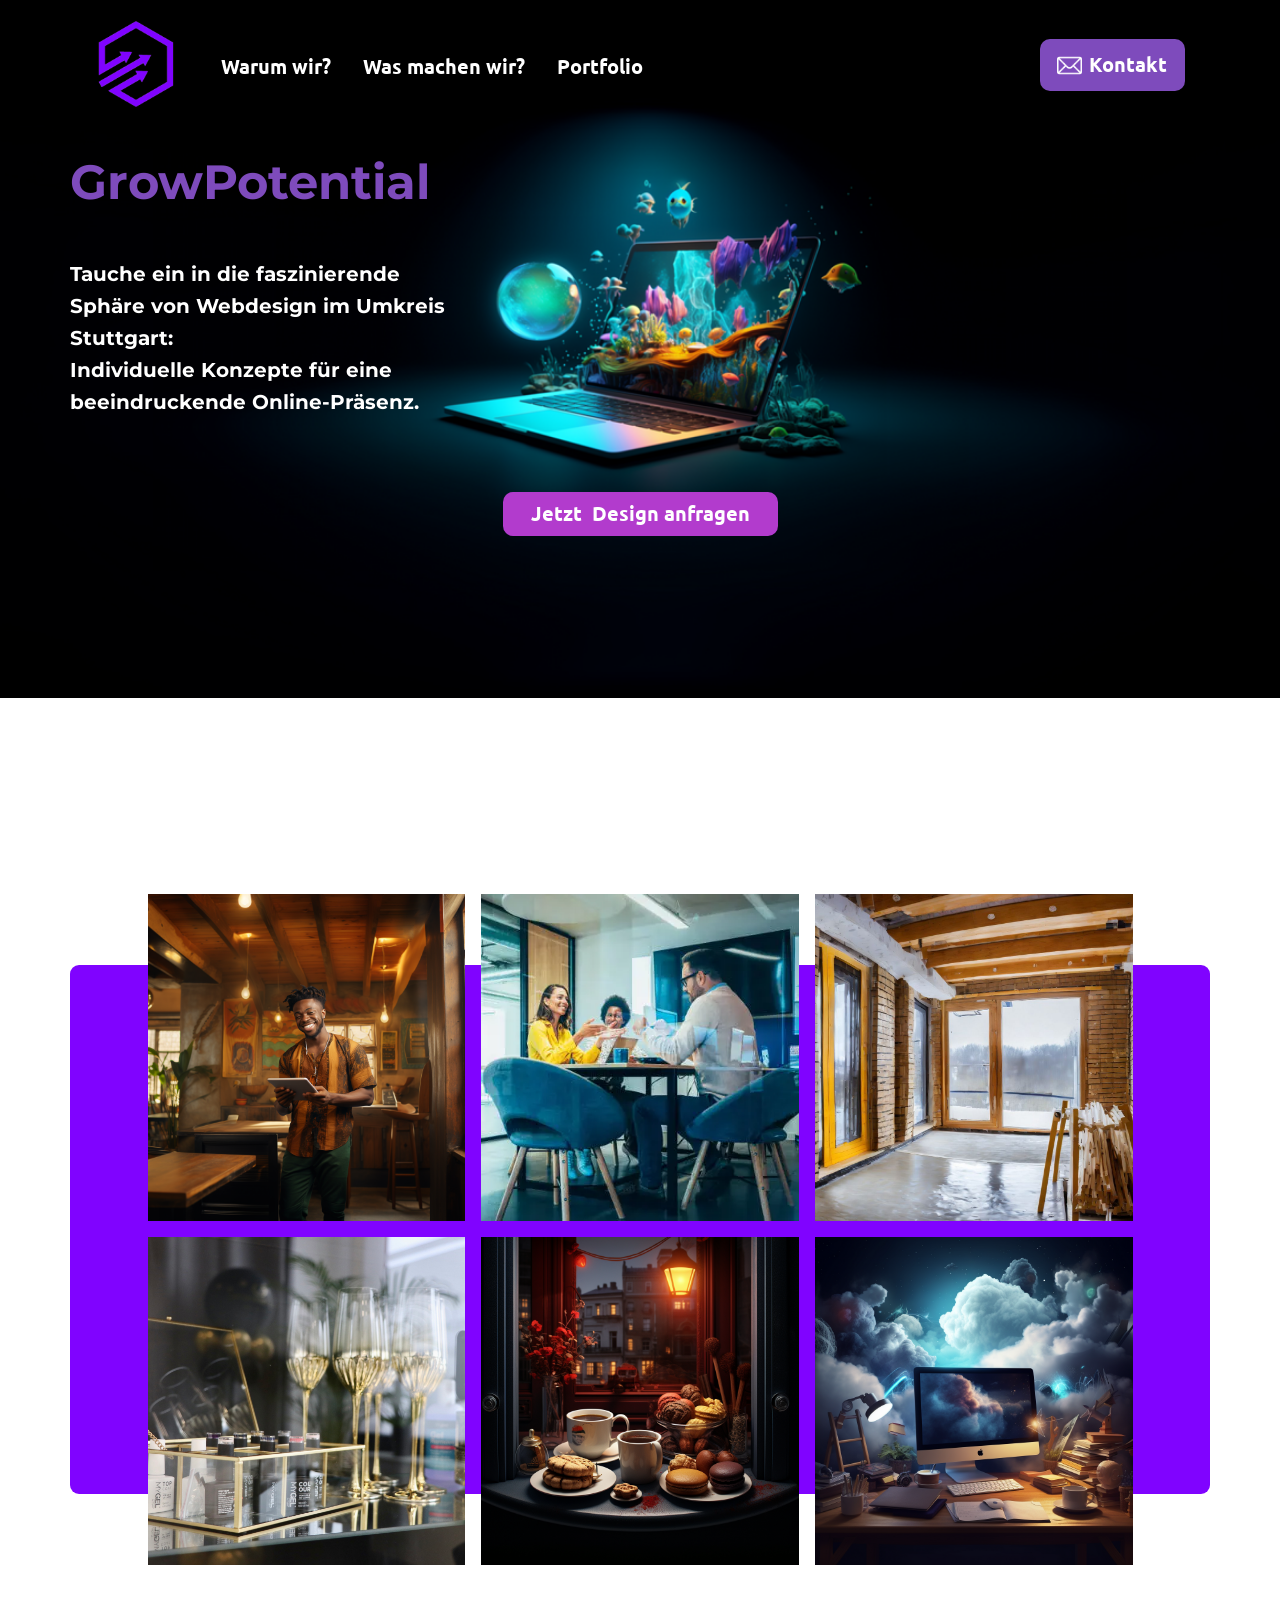
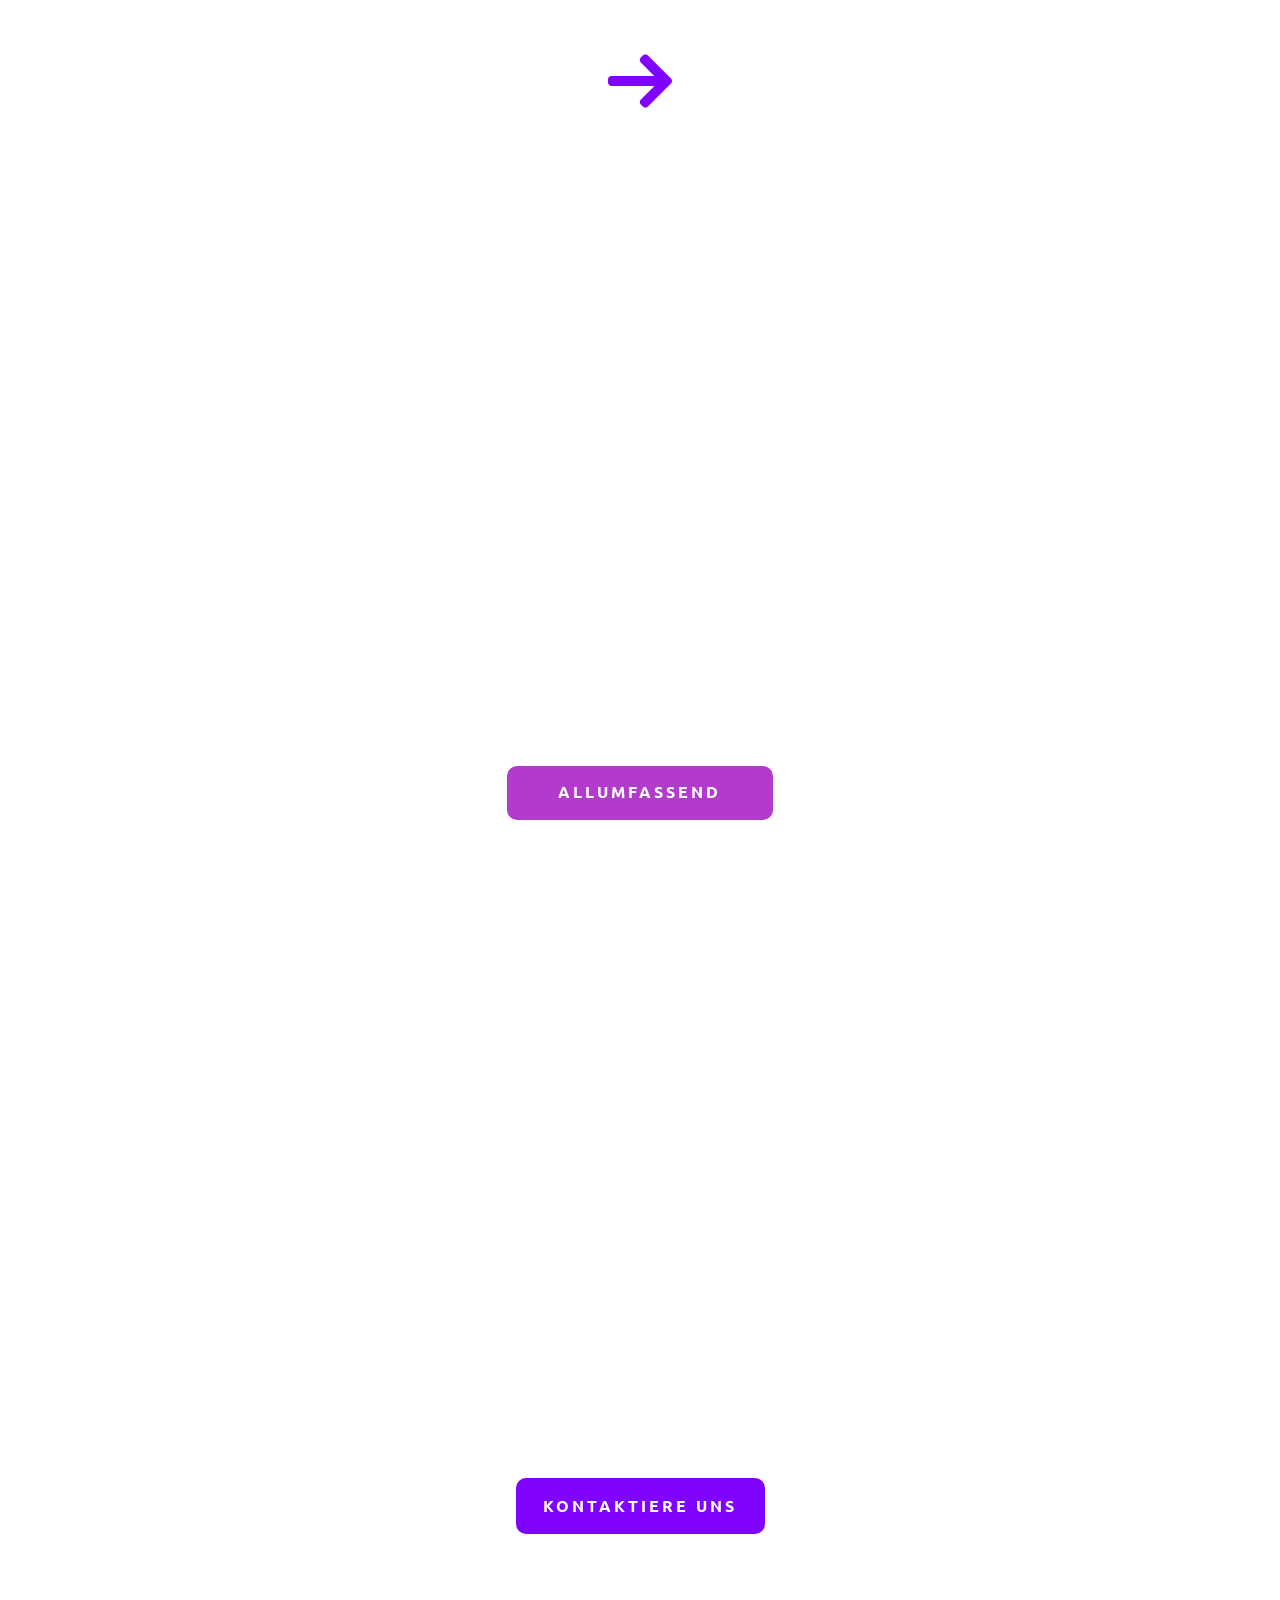
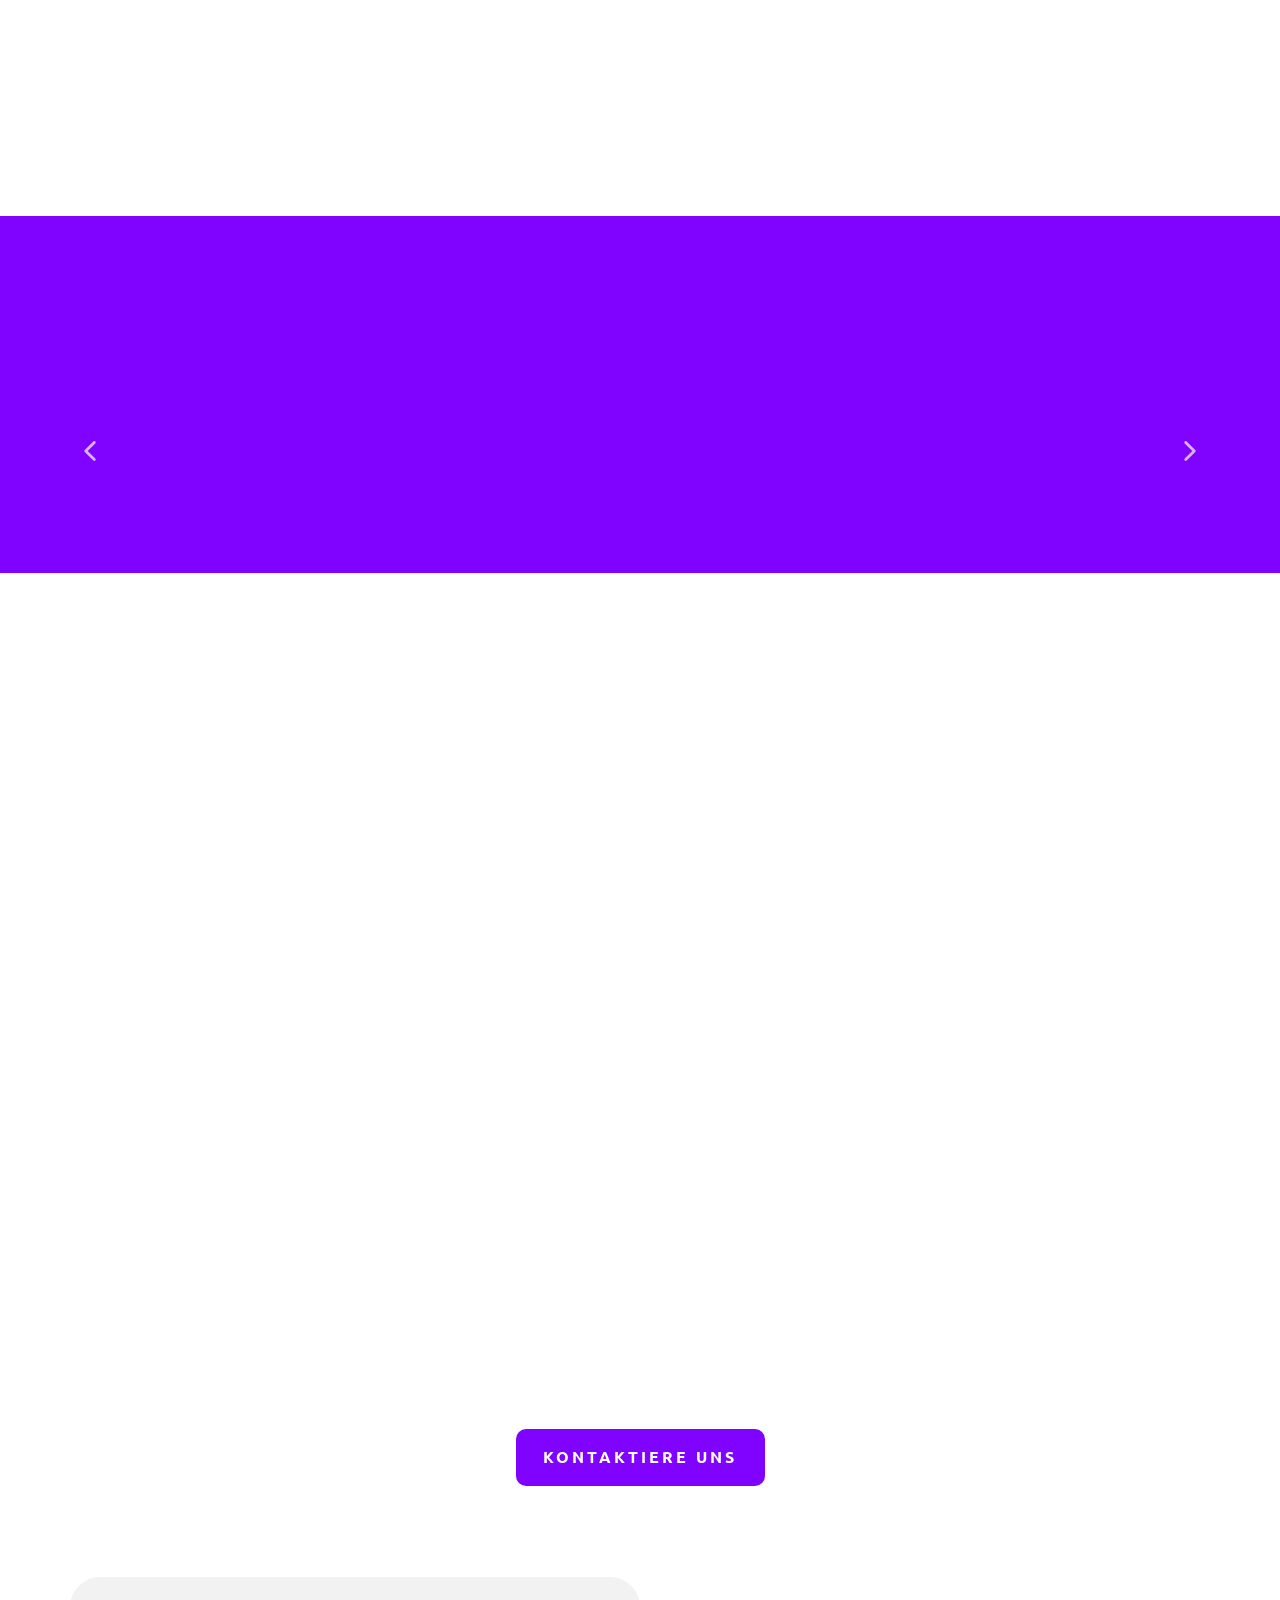
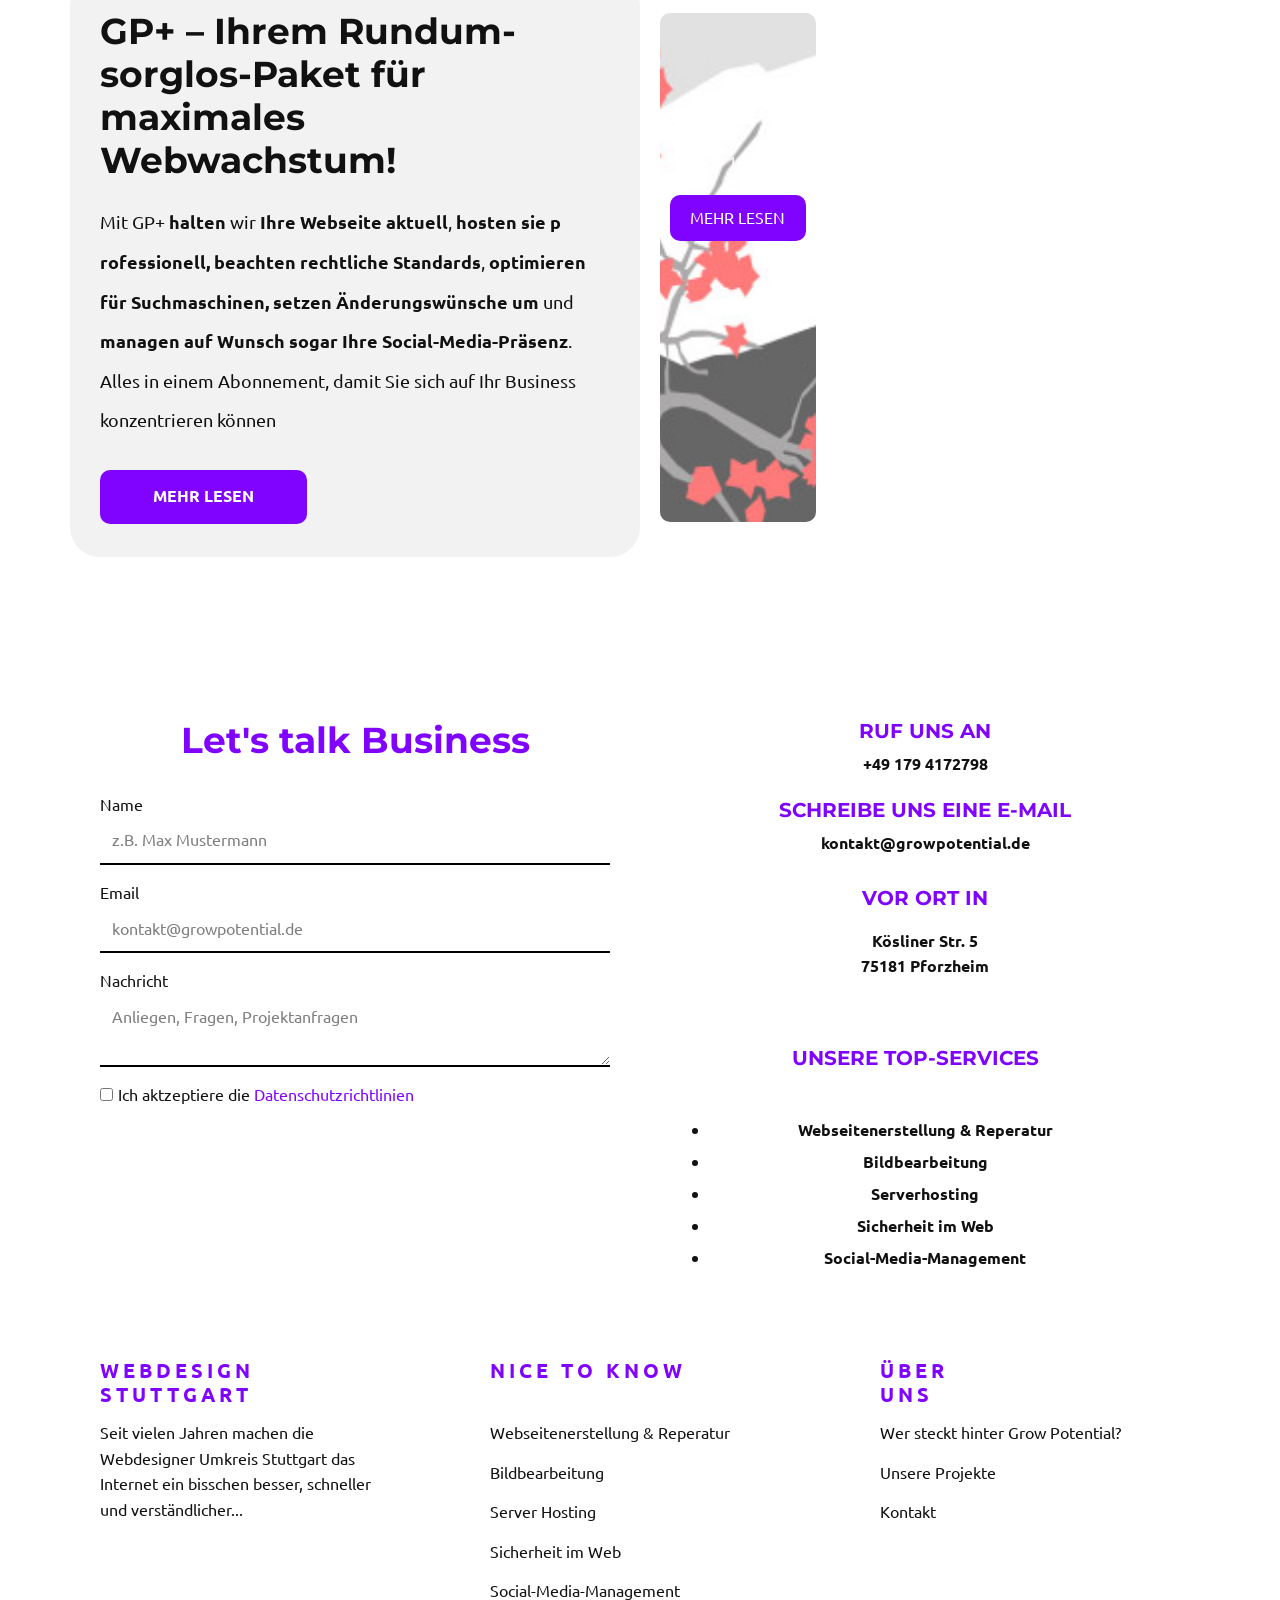
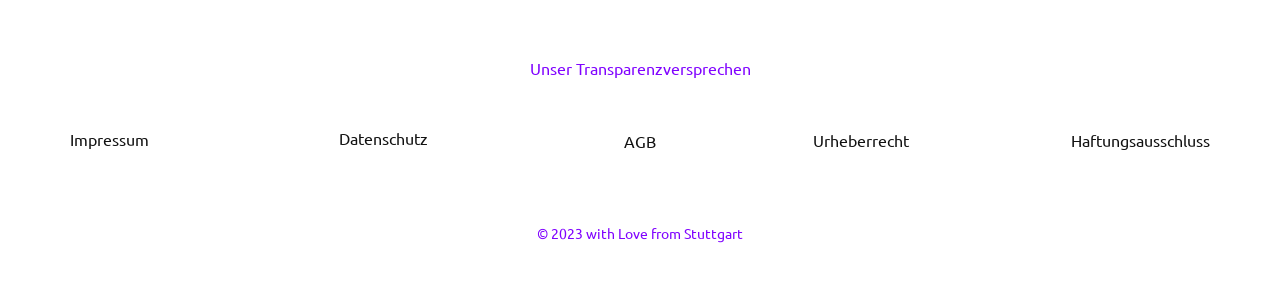
<file: Home.html>
<!DOCTYPE html>
<html style="font-size: 16px;" lang="de-DE"><head>
    <meta name="viewport" content="width=device-width, initial-scale=1.0">
    <meta charset="utf-8">
    <meta name="keywords" content="​About Skill, ​Why choose us?, Why Us?, ​Our speakers, ​Just some of the places where eSkill grads are working., ​Have a question?">
    <meta name="description" content="">
    <title>Home</title>
    <link rel="stylesheet" href="nicepage.css" media="screen">
<link rel="stylesheet" href="Home.css" media="screen">
    <script class="u-script" type="text/javascript" src="jquery.js" defer=""></script>
    <script class="u-script" type="text/javascript" src="nicepage.js" defer=""></script>
    <meta name="generator" content="GrowPotential Webdesign">
    <meta name="referrer" content="origin">
    <link rel="icon" href="images/favicon.png">
    <link id="u-theme-google-font" rel="stylesheet" href="https://fonts.googleapis.com/css?family=Montserrat:100,100i,200,200i,300,300i,400,400i,500,500i,600,600i,700,700i,800,800i,900,900i|Ubuntu:300,300i,400,400i,500,500i,700,700i">
    <link id="u-page-google-font" rel="stylesheet" href="https://fonts.googleapis.com/css?family=Montserrat:100,100i,200,200i,300,300i,400,400i,500,500i,600,600i,700,700i,800,800i,900,900i|Ubuntu:300,300i,400,400i,500,500i,700,700i|Lato:100,100i,300,300i,400,400i,700,700i,900,900i">
    
    
    
    
    
    
    
    
    
    
    
    
    
    
    
    
    <script type="application/ld+json">{
		"@context": "http://schema.org",
		"@type": "Organization",
		"name": "GrowPotential Webdesign",
		"logo": "images/favicon.png?rand=8055"
}</script>
    <meta name="theme-color" content="#8003ff">
    <meta property="og:title" content="Home">
    <meta property="og:description" content="">
    <meta property="og:type" content="website">
  <script>
    function gdprConfirmed() {
        return true;
    }
    if (gdprConfirmed()) {
    document.write("\
    \
    <!-- Google Analytics -->\
    <gascript async src=\"https://www.googletagmanager.com/gtag/js?id=G-J4GH85P5CY\"></gascript>\
    <gascript>\
        window.dataLayer = window.dataLayer || [];\
        function gtag(){dataLayer.push(arguments);}\
        gtag('js', new Date());\
        gtag('config', 'G-J4GH85P5CY');\
    </gascript>\
    <!-- End Google Analytics -->\
    ".replace(/gascript/g, 'script'));
    }
    </script><script>
    function gdprConfirmed() {
        return true;
    }
    function dynamicLoadScript(src) {
        var script = document.createElement('script');
        script.src = src && typeof src === 'string' ? src : 'https://www.google.com/recaptcha/api.js?render=6LfZBDQpAAAAAEnrAy3wtXMP8q3ovz2EH6c9-pMR';
        script.async = true;
        document.body.appendChild(script);
        script.onload = function() {
            let event = new CustomEvent("recaptchaLoaded");
            document.dispatchEvent(event);
        };
    }
    document.addEventListener('DOMContentLoaded', function () {
        var confirmButton = document.querySelector('.u-cookies-consent .u-button-confirm');
        if (confirmButton) {
            confirmButton.onclick = dynamicLoadScript;
        }
    });
    </script>
    <script>
        document.addEventListener("DOMContentLoaded", function(){
            if (!gdprConfirmed()) {
                return;
            }
            dynamicLoadScript('https://www.google.com/recaptcha/enterprise.js?render=6LfZBDQpAAAAAEnrAy3wtXMP8q3ovz2EH6c9-pMR');
        });
    </script>
    <script>
        document.addEventListener("recaptchaLoaded", function() {
            if (!gdprConfirmed()) {
                return;
            }
            (function (grecaptcha, sitekey, actions) {
                var recaptcha = {
                    execute: function (action, submitFormCb) {
                        try {
                            grecaptcha.execute(
                                sitekey,
                                {action: action}
                            ).then(function (token) {
                                var forms = document.getElementsByTagName('form');

                                for (var i = 0; i < forms.length; i++) {
                                    var fields = forms[i].getElementsByTagName('input');

                                    for (var j = 0; j < fields.length; j++) {
                                        var field = fields[j];

                                        if ('recaptchaResponse' === field.getAttribute('name')) {
                                            field.setAttribute('value', token);
                                            break;
                                        }
                                    }
                                }
                                submitFormCb();
                            });
                        } catch (e) {
                            var formError = document.querySelector('.u-form-send-error');

                            if (formError) {
                                formError.innerText = 'Fehler des Website-Besitzers: ' + e.message.replace(/:[\s\S]*/, '');
                                formError.style.display = 'block';
                            }
                        }
                    },

                    executeContact: function (submitFormCb) {
                        recaptcha.execute(actions['contact'], submitFormCb);
                    }
                };

                window.recaptchaObject = recaptcha;
            })(
                
                grecaptcha.enterprise,
                '6LfZBDQpAAAAAEnrAy3wtXMP8q3ovz2EH6c9-pMR',
                {'contact': 'contact'}
            );
        });
    </script>
<meta data-intl-tel-input-cdn-path="intlTelInput/"></head>
  <body data-path-to-root="./" data-include-products="false" class="u-body u-overlap u-overlap-transparent u-xl-mode" data-lang="de" data-lang-de="{&quot;head-title&quot;:&quot;&quot;,&quot;head-keywords&quot;:&quot;​About Skill, ​Why choose us?, Why Us?, ​Our speakers, ​Just some of the places where eSkill grads are working., ​Have a question?&quot;,&quot;head-description&quot;:&quot;&quot;}"><header class="u-clearfix u-header u-sticky u-sticky-5d9f" id="sec-be42"><div class="u-clearfix u-sheet u-sheet-1">
        <a href="Home.html" class="u-image u-logo u-image-1" data-image-width="500" data-image-height="500" title="Home">
          <img class="u-logo-image u-logo-image-1" src="images/favicon.png?rand=8055">
        </a>
        <nav class="u-menu u-menu-one-level u-offcanvas u-menu-1" data-responsive-from="SM">
          <div class="menu-collapse" style="font-size: 1.25rem; letter-spacing: 0px; font-weight: 700;">
            <a class="u-button-style u-custom-left-right-menu-spacing u-custom-padding-bottom u-custom-text-color u-custom-text-hover-color u-custom-top-bottom-menu-spacing u-nav-link u-text-active-palette-1-base u-text-hover-palette-2-base" href="#" data-lang-de="{&quot;content&quot;:&quot;\n          <svg class=\&quot;u-svg-link\&quot; viewBox=\&quot;0 0 24 24\&quot;><use xmlns:xlink=\&quot;http://www.w3.org/1999/xlink\&quot; xlink:href=\&quot;#menu-hamburger\&quot;></use></svg>\n          <svg class=\&quot;u-svg-content\&quot; version=\&quot;1.1\&quot; id=\&quot;menu-hamburger\&quot; viewBox=\&quot;0 0 16 16\&quot; x=\&quot;0px\&quot; y=\&quot;0px\&quot; xmlns:xlink=\&quot;http://www.w3.org/1999/xlink\&quot; xmlns=\&quot;http://www.w3.org/2000/svg\&quot;><g><rect y=\&quot;1\&quot; width=\&quot;16\&quot; height=\&quot;2\&quot;></rect><rect y=\&quot;7\&quot; width=\&quot;16\&quot; height=\&quot;2\&quot;></rect><rect y=\&quot;13\&quot; width=\&quot;16\&quot; height=\&quot;2\&quot;></rect>\n</g></svg>\n        &quot;,&quot;href&quot;:&quot;#&quot;}">
              <svg class="u-svg-link" viewBox="0 0 24 24"><use xmlns:xlink="http://www.w3.org/1999/xlink" xlink:href="#menu-hamburger"></use></svg>
              <svg class="u-svg-content" version="1.1" id="menu-hamburger" viewBox="0 0 16 16" x="0px" y="0px" xmlns:xlink="http://www.w3.org/1999/xlink" xmlns="http://www.w3.org/2000/svg"><g><rect y="1" width="16" height="2"></rect><rect y="7" width="16" height="2"></rect><rect y="13" width="16" height="2"></rect>
</g></svg>
            </a>
          </div>
          <div class="u-custom-menu u-nav-container">
            <ul class="u-nav u-unstyled u-nav-1"><li class="u-nav-item"><a class="u-button-style u-nav-link u-text-active-palette-1-base u-text-hover-grey-50 u-text-white" style="padding: 10px 16px;">Warum wir?</a>
</li><li class="u-nav-item"><a class="u-button-style u-nav-link u-text-active-palette-1-base u-text-hover-grey-50 u-text-white" style="padding: 10px 16px;">Was machen wir?</a>
</li><li class="u-nav-item"><a class="u-button-style u-nav-link u-text-active-palette-1-base u-text-hover-grey-50 u-text-white" style="padding: 10px 19px 10px 16px;">Portfolio</a>
</li></ul>
          </div>
          <div class="u-custom-menu u-nav-container-collapse">
            <div class="u-black u-container-style u-inner-container-layout u-opacity u-opacity-95 u-sidenav">
              <div class="u-inner-container-layout u-sidenav-overflow">
                <div class="u-menu-close"></div>
                <ul class="u-align-center u-nav u-popupmenu-items u-unstyled u-nav-2"><li class="u-nav-item"><a class="u-button-style u-nav-link">Warum wir?</a>
</li><li class="u-nav-item"><a class="u-button-style u-nav-link">Was machen wir?</a>
</li><li class="u-nav-item"><a class="u-button-style u-nav-link">Portfolio</a>
</li></ul>
              </div>
            </div>
            <div class="u-black u-menu-overlay u-opacity u-opacity-70"></div>
          </div>
        </nav>
        <a href="tel:+12345678910" class="u-align-center u-border-none u-btn u-button-style u-custom-color-5 u-hover-feature u-hover-palette-1-base u-radius-10 u-text-active-white u-btn-1" data-lang-de="{&quot;content&quot;:&quot;<span class=\&quot;u-file-icon u-icon u-text-white u-block-control u-icon-1\&quot; style=\&quot;margin-right: 7px; font-size: 1.25em; vertical-align: -2px\&quot; data-block=\&quot;12\&quot;><img src=\&quot;images/646094-d32b5ee5.png\&quot; alt=\&quot;\&quot; data-original-src=\&quot;images/646094.png\&quot; data-color=\&quot;#000000\&quot;></span>Kontakt&quot;,&quot;href&quot;:&quot;tel:+12345678910&quot;}"><span class="u-file-icon u-icon u-text-white u-icon-1"><img src="images/646094-d32b5ee5.png" alt=""></span>Kontakt
        </a>
      </div><style class="u-sticky-style" data-style-id="5d9f">.u-sticky-fixed.u-sticky-5d9f:before, .u-body.u-sticky-fixed .u-sticky-5d9f:before {
borders: top right bottom left !important; border-color: #ffffff !important; border-width: 2px !important
}</style></header>
    <section class="skrollable u-clearfix u-image u-parallax u-uploaded-video u-section-1" id="sec-1ee3" data-image-width="1456" data-image-height="816">
      <div class="u-clearfix u-sheet u-valign-middle-sm u-sheet-1">
        <h2 class="u-align-center-xs u-align-left-lg u-align-left-md u-align-left-sm u-align-left-xl u-hover-feature u-text u-text-default-lg u-text-default-md u-text-default-sm u-text-default-xl u-text-1" data-lang-de="<a class=&quot;u-active-none u-btn u-button-link u-button-style u-hover-feature u-hover-none u-text-hover-palette-1-base u-block-control u-text-custom-color-5 u-none u-btn-1&quot; data-href=&quot;https://nicepage.com&quot; data-current-state=&quot;default&quot; data-hover-preset-name=&quot;slideIn&quot; data-css=&quot;{&amp;quot;default&amp;quot;:{&amp;quot;color&amp;quot;:&amp;quot;none&amp;quot;,&amp;quot;transform&amp;quot;:&amp;quot;translateX(0) translateY(0) scale(1) rotate(0deg)&amp;quot;,&amp;quot;background-image&amp;quot;:&amp;quot;&amp;quot;,&amp;quot;gradient&amp;quot;:&amp;quot;&amp;quot;,&amp;quot;text-color&amp;quot;:&amp;quot;custom-color-5&amp;quot;,&amp;quot;font-size&amp;quot;:60,&amp;quot;shadow&amp;quot;:{&amp;quot;x&amp;quot;:&amp;quot;0px&amp;quot;,&amp;quot;y&amp;quot;:&amp;quot;0px&amp;quot;,&amp;quot;blur&amp;quot;:&amp;quot;0px&amp;quot;,&amp;quot;color&amp;quot;:&amp;quot;black&amp;quot;,&amp;quot;transparency&amp;quot;:&amp;quot;0&amp;quot;,&amp;quot;toString&amp;quot;:null,&amp;quot;toJSON&amp;quot;:null,&amp;quot;spread&amp;quot;:null}},&amp;quot;hover&amp;quot;:{&amp;quot;transform&amp;quot;:&amp;quot;scale(1.1) translateX(0px) translateY(0px)&amp;quot;,&amp;quot;color&amp;quot;:&amp;quot;none&amp;quot;,&amp;quot;shadow&amp;quot;:{&amp;quot;x&amp;quot;:&amp;quot;0px&amp;quot;,&amp;quot;y&amp;quot;:&amp;quot;0px&amp;quot;,&amp;quot;blur&amp;quot;:&amp;quot;0px&amp;quot;,&amp;quot;spread&amp;quot;:&amp;quot;&amp;quot;,&amp;quot;color&amp;quot;:&amp;quot;black&amp;quot;,&amp;quot;transparency&amp;quot;:&amp;quot;&amp;quot;,&amp;quot;toString&amp;quot;:null,&amp;quot;toJSON&amp;quot;:null},&amp;quot;border-radius&amp;quot;:&amp;quot;&amp;quot;,&amp;quot;border&amp;quot;:&amp;quot;&amp;quot;,&amp;quot;border-color&amp;quot;:&amp;quot;&amp;quot;,&amp;quot;text-color&amp;quot;:&amp;quot;&amp;quot;,&amp;quot;text-shadow&amp;quot;:{&amp;quot;x&amp;quot;:&amp;quot;0px&amp;quot;,&amp;quot;y&amp;quot;:&amp;quot;0px&amp;quot;,&amp;quot;blur&amp;quot;:&amp;quot;0px&amp;quot;,&amp;quot;color&amp;quot;:&amp;quot;black&amp;quot;,&amp;quot;transparency&amp;quot;:&amp;quot;&amp;quot;,&amp;quot;toString&amp;quot;:null,&amp;quot;toJSON&amp;quot;:null,&amp;quot;spread&amp;quot;:null}},&amp;quot;hover-on-group&amp;quot;:{&amp;quot;transform&amp;quot;:&amp;quot;rotate(0deg) scale(1) translateX(0px) translateY(0px)&amp;quot;}}&quot; data-animation-name=&quot;customAnimationIn&quot; data-animation-duration=&quot;1000&quot; data-animation-delay=&quot;0&quot; style=&quot;transition-duration: 1s; box-shadow: 0px 0px 0px rgba(0,0,0,0); text-shadow: 0px 0px 0px rgba(0,0,0,0); font-size: 3.75rem; transform: translateX(0px) translateY(0px) scale(1) rotate(0deg); --animation-custom_in-translate_x: 0px; --animation-custom_in-translate_y: 300px; --animation-custom_in-opacity: 0; --animation-custom_in-rotate: 0deg; --animation-custom_in-scale: 1; padding: 0px;&quot; data-block=&quot;15&quot; data-block-type=&quot;Button,TextButton&quot;>​​GrowPotential&amp;nbsp;</a>">
          <a class="u-active-none u-btn u-button-link u-button-style u-hover-feature u-hover-none u-none u-text-custom-color-5 u-text-hover-palette-1-base u-btn-1" data-href="https://nicepage.com"> GrowPotential&nbsp;</a>
        </h2>
        <h1 class="u-align-center-xs u-hover-feature u-text u-text-body-alt-color u-text-2" data-lang-de="Tauche ein in die Welt neuester Technologien im Hero Sektor, wo Designs zu Innovationen werden und Kreativität grenzenlos aufblüht." data-animation-name="customAnimationIn" data-animation-duration="2000" data-animation-delay="0"> Tauche ein in die faszinierende Sphäre von Webdesign im Umkreis Stuttgart:&nbsp;<br>Individuelle Konzepte für eine beeindruckende Online-Präsenz.
        </h1>
        <img class="infinite u-hover-feature u-image u-image-contain u-image-default u-image-1" src="images/wunderschoene-fische-unter-wasser-removebg-preview.png" alt="" data-image-width="612" data-image-height="408" data-animation-name="customAnimationIn" data-animation-duration="10000" data-animation-direction="" data-animation-delay="1000" data-lang-de="">
        <img class="infinite u-hover-feature u-image u-image-contain u-image-default u-image-2" src="images/schoene-gruppe-von-fischen-unter-wasser-removebg-preview.png" alt="" data-image-width="408" data-image-height="612" data-animation-name="customAnimationIn" data-animation-duration="10000" data-animation-direction="" data-animation-out="1" data-lang-de="">
        <a href="tel:+12345678910" class="u-border-none u-btn u-button-style u-custom-color-6 u-hover-feature u-hover-palette-1-dark-1 u-radius u-text-active-white u-btn-2" data-lang-de="{&quot;content&quot;:&quot;Jetzt&amp;nbsp; Design anfragen&quot;,&quot;href&quot;:&quot;tel:+12345678910&quot;}">Jetzt&nbsp; Design anfragen</a>
      </div>
      
      
      
      
      
      
    </section>
    <section class="u-clearfix u-container-align-center-md u-white u-section-2" id="carousel_1cae">
      <div class="u-clearfix u-sheet u-valign-middle-lg u-valign-middle-md u-valign-middle-sm u-valign-middle-xs u-sheet-1">
        <h2 class="u-align-center u-text u-text-default u-text-1" data-lang-de="Unsere Projekte,..." data-animation-name="customAnimationIn" data-animation-duration="1000" data-animation-delay="1000">Unsere Projekte,...</h2>
        <p class="u-align-center u-text u-text-2" data-lang-de="​...wo jede Zeile Code ein <span style=&quot;font-weight: 700;&quot;>Gedanke</span>, jede Farbpalette eine <span style=&quot;font-weight: 700;&quot;>Emotion</span> und jede Interaktion eine <span style=&quot;font-weight: 700;&quot;>Geschichte</span> erzählt" data-animation-name="customAnimationIn" data-animation-duration="1000" data-animation-delay="1250"> ...wo jede Zeile Code ein <span style="font-weight: 700;">Gedanke</span>, jede Farbpalette eine <span style="font-weight: 700;">Emotion</span> und jede Interaktion eine <span style="font-weight: 700;">Geschichte</span> erzählt
        </p>
        <div class="u-expanded-width u-palette-1-base u-radius-9 u-shape u-shape-round u-shape-1"></div>
        <div class="u-expanded-width-xs u-gallery u-layout-grid u-lightbox u-no-transition u-show-text-on-hover u-gallery-1">
          <div class="u-gallery-inner u-gallery-inner-1">
            <div class="u-effect-fade u-gallery-item">
              <div class="u-back-slide" data-image-width="1024" data-image-height="1024">
                <img class="u-back-image u-expanded" src="images/growpotential_an_african_man_holding_a_contact_form_and_smiling_6e69eb6c-1215-4937-9a19-3db52d06b6bb.png" alt="MamaAfrika">
              </div>
              <div class="u-container-align-left u-over-slide u-shading u-over-slide-1">
                <h3 class="u-align-left u-gallery-heading" style="margin-left: 0px; margin-right: auto; font-size: 1.5rem; background-image: none;">MamaAfrika</h3>
                <p class="u-align-left u-custom-font u-font-ubuntu u-gallery-text" style="margin-left: 0px; margin-right: auto; font-size: 1.5rem; background-image: none;">Genieße eine kulinarische Safari in unserem afrikanischen Restaurant im Herzen Pforzheim´s.</p>
              </div>
            </div>
            <div class="u-effect-fade u-gallery-item">
              <div class="u-back-slide" data-image-width="612" data-image-height="408">
                <img class="u-back-image u-expanded u-back-image-2" src="images/istockphoto-1464853466-612x612-1.webp" alt="Verkaufstraining Deutschland GmbH">
              </div>
              <div class="u-container-align-left u-over-slide u-shading u-over-slide-2">
                <h3 class="u-align-left u-gallery-heading" style="margin-left: 0px; margin-right: auto; font-size: 1.5rem; background-image: none;">Verkaufstraining Deutschland GmbH</h3>
                <p class="u-align-left u-custom-font u-font-ubuntu u-gallery-text" style="margin-left: 0px; margin-right: auto; font-size: 1.5rem; background-image: none;">Wir unterstützen dich auf dem Weg zu effektiven Verkaufsstrategien und nachhaltigem Erfolg.</p>
              </div>
            </div>
            <div class="u-effect-fade u-gallery-item">
              <div class="u-back-slide" data-image-width="2560" data-image-height="1463">
                <img class="u-back-image u-expanded u-back-image-3" src="images/Fireflyfensterundturenbaufirmen19980-scaled.jpg" alt="O&amp;amp;E - Fenster- &amp;amp; Türenbau">
              </div>
              <div class="u-container-align-left u-over-slide u-shading u-over-slide-3">
                <h3 class="u-align-left u-gallery-heading" style="margin-left: 0px; margin-right: auto; font-size: 1.5rem; background-image: none;">O&amp;E - Fenster- &amp; Türenbau</h3>
                <p class="u-align-left u-custom-font u-font-ubuntu u-gallery-text" style="margin-left: 0px; margin-right: auto; font-size: 1.5rem; background-image: none;">Entdecke die Welt der handgefertigten Qualität, die mit Präzision und Ästhetik deine Wohnräume mit Eleganz bereichern.</p>
              </div>
            </div>
            <div class="u-effect-fade u-gallery-item">
              <div class="u-back-slide" data-image-width="1920" data-image-height="1280">
                <img class="u-back-image u-expanded" src="images/IMG_1947.jpg" alt="Rheinschön">
              </div>
              <div class="u-container-align-left u-over-slide u-shading u-over-slide-4">
                <h3 class="u-align-left u-gallery-heading" style="margin-left: 0px; margin-right: auto; font-size: 1.5rem; background-image: none;">Rheinschön</h3>
                <p class="u-align-left u-custom-font u-font-ubuntu u-gallery-text" style="margin-left: 0px; margin-right: auto; font-size: 1.5rem; background-image: none;">Verwöhne deine Sinne in unserem Kosmetikstudio Rheinschön. Tauche ein in eine Welt der Schönheit und Entspannung.</p>
              </div>
            </div>
            <div class="u-effect-fade u-gallery-item">
              <div class="u-back-slide" data-image-width="1024" data-image-height="1024">
                <img class="u-back-image u-expanded u-back-image-5" src="images/growpotential_create_a_picture_of_a_coffee_and_food_partner_in__2343ef91-522a-4b56-909f-81a35429fe96.png" alt="Genuss Kratt">
              </div>
              <div class="u-container-align-left u-over-slide u-shading u-over-slide-5">
                <h3 class="u-align-left u-gallery-heading" style="margin-left: 0px; margin-right: auto; font-size: 1.5rem; background-image: none;">Genuss Kratt</h3>
                <p class="u-align-left u-custom-font u-font-ubuntu u-gallery-text" style="margin-left: 0px; margin-right: auto; font-size: 1.5rem; background-image: none;">Erlebe Frische und Qualität mit Genuss Kratt. Die Vielfalt unserer Produkte macht den Besuch zu einem visuellen Genuss.</p>
              </div>
            </div>
            <div class="u-effect-fade u-gallery-item">
              <div class="u-back-slide" data-image-width="1024" data-image-height="1024">
                <img class="u-back-image u-expanded u-back-image-6" src="images/growpotential_create_an_image_for_web_design_projects_00e2ceaf-c81a-44e5-9627-e29d3e0e6785.png" alt="Weitere Projekte">
              </div>
              <div class="u-container-align-left u-over-slide u-shading u-over-slide-6">
                <h3 class="u-align-left u-gallery-heading" style="margin-left: 0px; margin-right: auto; font-size: 1.5rem; background-image: none;">Weitere Projekte</h3>
                <p class="u-align-left u-custom-font u-font-ubuntu u-gallery-text" style="margin-left: 0px; margin-right: auto; font-size: 1.5rem; background-image: none;">Tauche ein in die Welt hochwertiger Produkte, die Innovation, Qualität und Funktionalität vereinen.</p>
              </div>
            </div>
          </div>
        </div>
      </div>
      
    </section>
    <section class="u-clearfix u-section-3" id="sec-7f4a">
      <div class="u-clearfix u-sheet u-sheet-1"><span class="u-file-icon u-icon u-text-palette-1-base u-icon-1" data-animation-name="hinge" data-animation-duration="5000" data-animation-direction="" data-animation-delay="0"><img src="images/271226-78042de7.png" alt=""></span>
        <a href="https://nicepage.review" class="u-active-palette-2-light-2 u-border-none u-btn u-button-style u-hover-custom-color-6 u-hover-feature u-palette-1-base u-radius u-text-active-white u-text-hover-white u-btn-1" data-animation-name="customAnimationIn" data-animation-duration="1000" data-lang-de="{&quot;content&quot;:&quot;Kontaktiere uns&quot;,&quot;href&quot;:&quot;https://nicepage.review&quot;}">Kontaktiere uns</a>
      </div>
      
    </section>
    <section class="u-align-center-lg u-align-center-md u-align-center-xl u-align-left-sm u-align-left-xs u-clearfix u-white u-section-4" id="carousel_f72f" data-animation-name="" data-animation-duration="0" data-animation-delay="0" data-animation-direction="">
      <div class="u-clearfix u-sheet u-sheet-1">
        <h2 class="u-align-center u-text u-text-default u-text-1" data-lang-de="​Der Schlüssel zu visueller Exzellenz" data-animation-name="customAnimationIn" data-animation-duration="1000"> Der Schlüssel zu visueller Exzellenz</h2>
        <p class="u-align-center u-text u-text-2" data-lang-de="​Wir sind Ihre Partner für herausragendes Webdesign. Ihre Website, unser Können – eine unschlagbare Kombination." data-animation-name="customAnimationIn" data-animation-duration="1000" data-animation-delay="500"> Wir sind Ihre Partner für herausragendes Webdesign. Ihre Website, unser Können – eine unschlagbare Kombination.</p>
        <div class="u-expanded-width u-list u-list-1">
          <div class="u-repeater u-repeater-1">
            <div class="u-container-style u-custom-item u-dialog-link u-hover-feature u-list-item u-radius u-repeater-item u-shape-rectangle u-list-item-1" data-href="#sec-d920" data-animation-name="customAnimationIn" data-animation-duration="1000" data-animation-delay="1000">
              <div class="u-container-layout u-similar-container u-container-layout-1">
                <div class="custom-expanded u-image u-image-circle u-preserve-proportions u-image-1" alt="" data-image-width="1024" data-image-height="1024"></div>
                <a href="https://nicepage.com/html-website-builder" class="u-align-center u-border-2 u-border-palette-2-base u-btn u-button-style u-custom-font u-font-ubuntu u-hover-palette-2-light-1 u-none u-radius-6 u-text-body-color u-text-hover-white u-btn-1" data-lang-de="{&quot;content&quot;:&quot;​​Webseitenerstellung<br>&amp;amp; Reperatur​<span class=\&quot;u-file-icon u-icon u-text-palette-1-base u-block-control u-icon-1\&quot; style=\&quot;margin-left: 5px; vertical-align: 0px\&quot; data-block=\&quot;38\&quot;><img src=\&quot;images/82118-7e0e26d3.png\&quot; alt=\&quot;\&quot;  data-color=\&quot;#231f20\&quot;></span>​&quot;,&quot;href&quot;:&quot;https://nicepage.com/html-website-builder&quot;}"> Webkonstruktion<span class="u-file-icon u-icon u-text-palette-1-base u-icon-1"><img src="images/82118-7e0e26d3.png" alt=""></span>
                </a>
              </div>
            </div>
            <div class="u-container-style u-custom-item u-dialog-link u-hover-feature u-list-item u-radius u-repeater-item u-shape-rectangle u-list-item-2" data-href="#sec-5a2f" data-animation-name="customAnimationIn" data-animation-duration="1000" data-animation-delay="1000">
              <div class="u-container-layout u-similar-container u-container-layout-2">
                <div class="custom-expanded u-image u-image-circle u-preserve-proportions u-image-2" alt="" data-image-width="1024" data-image-height="1024" data-animation-name="customAnimationIn" data-animation-duration="1000"></div>
                <a href="https://nicepage.com/html-website-builder" class="u-align-center u-border-2 u-border-palette-2-base u-btn u-button-style u-custom-font u-font-ubuntu u-hover-palette-2-light-1 u-none u-radius-6 u-text-body-color u-text-hover-white u-btn-2" data-lang-de="{&quot;content&quot;:&quot;​Bildbearbeitung&amp;nbsp;<br>für alle Zwecke&amp;nbsp;<span class=\&quot;u-file-icon u-icon u-text-palette-1-base u-block-control u-icon-2\&quot; style=\&quot;vertical-align: 0px\&quot; data-block=\&quot;42\&quot;><img src=\&quot;images/82118-7e0e26d3.png\&quot; alt=\&quot;\&quot;  data-color=\&quot;#231f20\&quot;></span>​&quot;,&quot;href&quot;:&quot;https://nicepage.com/html-website-builder&quot;}" data-animation-name="customAnimationIn" data-animation-duration="1000"> Bildbearbeitung&nbsp;&nbsp;<span class="u-file-icon u-icon u-text-palette-1-base u-icon-2"><img src="images/82118-7e0e26d3.png" alt=""></span>
                </a>
              </div>
            </div>
            <div class="u-container-style u-custom-item u-dialog-link u-hover-feature u-list-item u-radius u-repeater-item u-shape-rectangle u-list-item-3" data-href="#sec-17a1" data-animation-name="customAnimationIn" data-animation-duration="1000" data-animation-delay="1000">
              <div class="u-container-layout u-similar-container u-container-layout-3">
                <div class="custom-expanded u-image u-image-circle u-preserve-proportions u-image-3" alt="" data-image-width="1024" data-image-height="1024" data-animation-name="customAnimationIn" data-animation-duration="1000"></div>
                <a href="https://nicepage.com/html-website-builder" class="u-align-center u-border-2 u-border-palette-2-base u-btn u-button-style u-custom-font u-font-ubuntu u-hover-palette-2-light-1 u-none u-radius-6 u-text-body-color u-text-hover-white u-btn-3" data-lang-de="{&quot;content&quot;:&quot;​eigener&amp;nbsp;<br>Serverhosting&amp;nbsp;<span class=\&quot;u-file-icon u-icon u-text-palette-1-base u-block-control u-icon-3\&quot; style=\&quot;vertical-align: 0px\&quot; data-block=\&quot;46\&quot;><img src=\&quot;images/82118-7e0e26d3.png\&quot; alt=\&quot;\&quot;  data-color=\&quot;#231f20\&quot;></span>​&quot;,&quot;href&quot;:&quot;https://nicepage.com/html-website-builder&quot;}" data-animation-name="customAnimationIn" data-animation-duration="1000">Serverhosting&nbsp;<span class="u-file-icon u-icon u-text-palette-1-base u-icon-3"><img src="images/82118-7e0e26d3.png" alt=""></span>
                </a>
              </div>
            </div>
            <div class="u-container-style u-custom-item u-dialog-link u-hover-feature u-list-item u-radius u-repeater-item u-shape-rectangle u-list-item-4" data-href="#sec-c178" data-animation-name="customAnimationIn" data-animation-duration="1000" data-animation-delay="1000">
              <div class="u-container-layout u-similar-container u-container-layout-4">
                <div class="custom-expanded u-image u-image-circle u-preserve-proportions u-image-4" alt="" data-image-width="1024" data-image-height="1024" data-animation-name="customAnimationIn" data-animation-duration="1000"></div>
                <a href="https://nicepage.com/html-website-builder" class="u-align-center u-border-2 u-border-palette-2-base u-btn u-button-style u-custom-font u-font-ubuntu u-hover-palette-2-light-1 u-none u-radius-6 u-text-body-color u-text-hover-white u-btn-4" data-lang-de="{&quot;content&quot;:&quot;​​<b>Sicherheit&amp;nbsp;<br>im Web -&amp;nbsp;</b>&amp;nbsp;<span class=\&quot;u-file-icon u-icon u-text-palette-1-base u-block-control\&quot; style=\&quot;\&quot; data-block=\&quot;50\&quot;><img src=\&quot;images/82118-7e0e26d3.png\&quot; alt=\&quot;\&quot;  data-color=\&quot;#231f20\&quot;></span>​&quot;,&quot;href&quot;:&quot;https://nicepage.com/html-website-builder&quot;}" data-animation-name="customAnimationIn" data-animation-duration="1000"><b>Sicherheit&nbsp;</b><span class="u-file-icon u-icon u-text-palette-1-base"><img src="images/82118-7e0e26d3.png" alt=""></span>
                </a>
              </div>
            </div>
            <div class="u-container-style u-custom-item u-dialog-link u-hover-feature u-list-item u-radius u-repeater-item u-shape-rectangle u-list-item-5" data-href="#sec-fb92" data-animation-name="customAnimationIn" data-animation-duration="1000" data-animation-delay="1000">
              <div class="u-container-layout u-similar-container u-container-layout-5">
                <div class="custom-expanded u-image u-image-circle u-preserve-proportions u-image-5" alt="" data-image-width="1024" data-image-height="1024" data-animation-name="customAnimationIn" data-animation-duration="1000"></div>
                <a href="https://nicepage.com/html-website-builder" class="u-align-center u-border-2 u-border-palette-2-base u-btn u-button-style u-custom-font u-font-ubuntu u-hover-palette-2-light-1 u-none u-radius-6 u-text-body-color u-text-hover-white u-btn-5" data-lang-de="{&quot;content&quot;:&quot;​​<b>Social-Media-<br>Management</b>&amp;nbsp;<span class=\&quot;u-file-icon u-icon u-text-palette-1-base u-block-control\&quot; style=\&quot;\&quot; data-block=\&quot;54\&quot;><img src=\&quot;images/82118-7e0e26d3.png\&quot; alt=\&quot;\&quot;  data-color=\&quot;#231f20\&quot;></span>​&quot;,&quot;href&quot;:&quot;https://nicepage.com/html-website-builder&quot;}" data-animation-name="customAnimationIn" data-animation-duration="1000"><b>Social-Management</b>&nbsp;<span class="u-file-icon u-icon u-text-palette-1-base"><img src="images/82118-7e0e26d3.png" alt=""></span>
                </a>
              </div>
            </div>
          </div>
        </div>
        <a href="https://nicepage.com/wordpress-themes" class="u-active-palette-1-base u-align-center u-border-active-white u-border-hover-white u-border-none u-btn u-button-style u-custom-color-6 u-hover-feature u-hover-palette-1-base u-radius u-text-active-white u-text-hover-white u-btn-6" data-lang-de="{&quot;content&quot;:&quot;Allumfassend&quot;,&quot;href&quot;:&quot;https://nicepage.com/wordpress-themes&quot;}">Allumfassend</a>
      </div>
      
      
      
      
      
      
    </section>
    <section class="u-clearfix u-container-align-center-xs u-section-5" id="sec-ce47">
      <div class="u-clearfix u-sheet u-valign-middle-xs u-sheet-1">
        <h2 class="u-align-center-xs u-text u-text-default u-text-1" data-lang-de="​Webdesign mit Herz und Verstand" data-animation-name="customAnimationIn" data-animation-duration="1000" data-animation-delay="0"> Webdesign mit Herz und Verstand</h2>
        <div class="u-expanded-width u-list u-list-1">
          <div class="u-repeater u-repeater-1">
            <div class="u-align-center u-border-2 u-border-palette-2-base u-container-style u-list-item u-radius u-radius-10 u-repeater-item u-shape-round u-list-item-1" data-animation-name="customAnimationIn" data-animation-duration="1000" data-animation-delay="1000">
              <div class="u-container-layout u-similar-container u-container-layout-1"><span class="u-align-center u-custom-item u-file-icon u-icon u-icon-circle u-palette-1-base u-text-white u-icon-1"><img src="images/5541889-73ab3a6b.png" alt=""></span>
                <h5 class="u-align-center-xs u-text u-text-2" data-lang-de="​​<b>Langfristige Partnerschaft&amp;nbsp;</b>"><b>Langfristige Partnerschaft&nbsp;</b>
                </h5>
                <p class="u-text u-text-default u-text-3" data-lang-de="<b>Wir stehen Ihnen auch nach Abschluss des Projekts zur Verfügung, um sicherzustellen, dass Ihre virtuelle Präsenz immer auf dem neuesten Stand bleibt.</b>"><b>Wir stehen Ihnen auch nach Abschluss des Projekts zur Verfügung, um sicherzustellen, dass Ihre virtuelle Präsenz immer auf dem neuesten Stand bleibt.</b>
                </p>
              </div>
            </div>
            <div class="u-align-center u-border-2 u-border-palette-2-base u-container-style u-list-item u-radius u-radius-10 u-repeater-item u-shape-round u-list-item-2" data-animation-name="customAnimationIn" data-animation-duration="1000" data-animation-delay="1000">
              <div class="u-container-layout u-similar-container u-container-layout-2"><span class="u-align-center u-custom-item u-file-icon u-icon u-icon-circle u-palette-1-base u-icon-2"><img src="images/8450106-d9bc88d1.png" alt=""></span>
                <h5 class="u-align-center-xs u-text u-text-4" data-lang-de="​​<b>Server</b><br><b>management&amp;nbsp;</b>"><b>Server</b>
                  <br><b>management&nbsp;</b>
                </h5>
                <p class="u-text u-text-default u-text-5" data-lang-de="<b>Wir kümmern uns um die Server, sodass Sie sich keine Gedanken über Hosting und technische Details machen müssen.</b>"><b>Wir kümmern uns um die Server, sodass Sie sich keine Gedanken über Hosting und technische Details machen müssen.</b>
                </p>
              </div>
            </div>
            <div class="u-align-center u-border-2 u-border-palette-2-base u-container-style u-list-item u-radius u-radius-10 u-repeater-item u-shape-round u-list-item-3" data-animation-name="customAnimationIn" data-animation-duration="1000" data-animation-delay="1000">
              <div class="u-container-layout u-similar-container u-container-layout-3"><span class="u-align-center u-custom-item u-icon u-icon-circle u-palette-2-base u-icon-3"><svg class="u-svg-link" preserveAspectRatio="xMidYMin slice" viewBox="0 0 60 60" style=""><use xmlns:xlink="http://www.w3.org/1999/xlink" xlink:href="#svg-bba7"></use></svg><svg class="u-svg-content" viewBox="0 0 60 60" x="0px" y="0px" id="svg-bba7" style="enable-background:new 0 0 60 60;"><g><path d="M31.634,37.989c1.041-0.081,1.99-0.612,2.606-1.459l9.363-12.944c0.287-0.397,0.244-0.945-0.104-1.293
		c-0.348-0.347-0.896-0.39-1.293-0.104L29.26,31.555c-0.844,0.614-1.375,1.563-1.456,2.604s0.296,2.06,1.033,2.797
		C29.508,37.628,30.413,38,31.354,38C31.447,38,31.54,37.996,31.634,37.989z M29.798,34.315c0.035-0.457,0.269-0.874,0.637-1.142
		l7.897-5.713l-5.711,7.895c-0.27,0.371-0.687,0.604-1.144,0.64c-0.455,0.03-0.902-0.128-1.227-0.453
		C29.928,35.219,29.762,34.771,29.798,34.315z"></path><path d="M54.034,19.564c-0.01-0.021-0.01-0.043-0.021-0.064c-0.012-0.02-0.031-0.031-0.044-0.05
		c-1.011-1.734-2.207-3.347-3.565-4.809l2.148-2.147l1.414,1.414l4.242-4.243l-4.242-4.242l-4.243,4.242l1.415,1.415l-2.148,2.147
		c-1.462-1.358-3.074-2.555-4.809-3.566c-0.019-0.013-0.03-0.032-0.05-0.044c-0.021-0.012-0.043-0.011-0.064-0.022
		c-3.093-1.782-6.568-2.969-10.273-3.404V5h1.5c1.379,0,2.5-1.121,2.5-2.5S36.672,0,35.293,0h-9c-1.379,0-2.5,1.121-2.5,2.5
		s1.121,2.5,2.5,2.5h1.5v1.156c-1.08,0.115-2.158,0.291-3.224,0.535c-0.538,0.123-0.875,0.66-0.751,1.198
		c0.123,0.538,0.66,0.876,1.198,0.751c0.92-0.211,1.849-0.37,2.78-0.477l1.073-0.083c0.328-0.025,0.63-0.043,0.924-0.057V10
		c0,0.553,0.447,1,1,1s1-0.447,1-1V8.03c3.761,0.173,7.305,1.183,10.456,2.845l-0.986,1.707c-0.276,0.479-0.112,1.09,0.366,1.366
		c0.157,0.091,0.329,0.134,0.499,0.134c0.346,0,0.682-0.179,0.867-0.5l0.983-1.703c3.129,1.985,5.787,4.643,7.772,7.772
		l-1.703,0.983C49.57,20.91,49.406,21.521,49.683,22c0.186,0.321,0.521,0.5,0.867,0.5c0.17,0,0.342-0.043,0.499-0.134l1.707-0.986
		c1.685,3.196,2.698,6.798,2.849,10.619H53.63c-0.553,0-1,0.447-1,1s0.447,1,1,1h1.975c-0.151,3.821-1.164,7.423-2.849,10.619
		l-1.707-0.986c-0.478-0.276-1.09-0.114-1.366,0.366c-0.276,0.479-0.112,1.09,0.366,1.366l1.703,0.983
		c-1.985,3.129-4.643,5.787-7.772,7.772l-0.983-1.703c-0.277-0.48-0.89-0.643-1.366-0.366c-0.479,0.276-0.643,0.888-0.366,1.366
		l0.986,1.707c-3.151,1.662-6.695,2.672-10.456,2.845V56c0-0.553-0.447-1-1-1s-1,0.447-1,1v1.976
		c-1.597-0.055-3.199-0.255-4.776-0.617c-0.538-0.129-1.075,0.213-1.198,0.751c-0.124,0.538,0.213,1.075,0.751,1.198
		C26.568,59.768,28.607,60,30.63,60c0.049,0,0.096-0.003,0.145-0.004c0.007,0,0.012,0.004,0.018,0.004
		c0.008,0,0.015-0.005,0.023-0.005c4.807-0.033,9.317-1.331,13.219-3.573c0.031-0.014,0.064-0.021,0.094-0.039
		c0.02-0.012,0.031-0.031,0.05-0.044c4.039-2.354,7.414-5.725,9.773-9.761c0.019-0.027,0.043-0.048,0.06-0.078
		c0.012-0.021,0.011-0.043,0.021-0.064C56.317,42.476,57.63,37.89,57.63,33S56.317,23.524,54.034,19.564z M53.965,8.251l1.414,1.414
		l-1.414,1.415L52.55,9.665L53.965,8.251z M29.793,6.021V3h-3.5c-0.275,0-0.5-0.225-0.5-0.5s0.225-0.5,0.5-0.5h9
		c0.275,0,0.5,0.225,0.5,0.5S35.568,3,35.293,3h-3.5v3.021C31.445,6.007,31.113,6,30.793,6c-0.028,0-0.06,0.002-0.088,0.002
		C30.68,6.002,30.655,6,30.63,6c-0.164,0-0.328,0.011-0.492,0.014C30.022,6.017,29.913,6.016,29.793,6.021z"></path><path d="M21.793,14h-5c-0.553,0-1,0.447-1,1s0.447,1,1,1h5c0.553,0,1-0.447,1-1S22.346,14,21.793,14z"></path><path d="M21.793,21h-10c-0.553,0-1,0.447-1,1s0.447,1,1,1h10c0.553,0,1-0.447,1-1S22.346,21,21.793,21z"></path><path d="M21.793,28h-15c-0.553,0-1,0.447-1,1s0.447,1,1,1h15c0.553,0,1-0.447,1-1S22.346,28,21.793,28z"></path><path d="M21.793,35h-19c-0.553,0-1,0.447-1,1s0.447,1,1,1h19c0.553,0,1-0.447,1-1S22.346,35,21.793,35z"></path><path d="M21.793,42h-13c-0.553,0-1,0.447-1,1s0.447,1,1,1h13c0.553,0,1-0.447,1-1S22.346,42,21.793,42z"></path><path d="M21.793,49h-7c-0.553,0-1,0.447-1,1s0.447,1,1,1h7c0.553,0,1-0.447,1-1S22.346,49,21.793,49z"></path>
</g></svg></span>
                <h5 class="u-align-center-xs u-text u-text-6" data-lang-de="​​<b>Technologische Expertise</b>"><b>Technologische Expertise</b>
                </h5>
                <p class="u-text u-text-default u-text-7" data-lang-de="<b> Wir sind immer auf dem neuesten Stand der Technik und nutzen die neuesten Tools und Trends, um moderne und leistungsfähige Websites zu erstellen.</b>"><b> Wir sind immer auf dem neuesten Stand der Technik und nutzen die neuesten Tools und Trends, um moderne und leistungsfähige Websites zu erstellen.</b>
                </p>
              </div>
            </div>
            <div class="u-align-center u-border-2 u-border-palette-2-base u-container-style u-list-item u-radius u-radius-10 u-repeater-item u-shape-round u-list-item-4" data-animation-name="customAnimationIn" data-animation-duration="1000" data-animation-delay="1000">
              <div class="u-container-layout u-similar-container u-container-layout-4"><span class="u-align-center u-custom-item u-file-icon u-icon u-icon-circle u-palette-1-base u-icon-4"><img src="images/4325658-ec5700a1.png" alt=""></span>
                <h5 class="u-align-center-xs u-text u-text-8" data-lang-de="​​<b>Frischer&amp;nbsp;</b><br><b>Ansatz</b>"><b>Frischer&nbsp;</b>
                  <br><b>Ansatz</b>
                </h5>
                <p class="u-text u-text-default u-text-9" data-lang-de="<b>&amp;nbsp;Unser junges Team in den 20igern bringt frische Ideen und Kreativität in jedes Projekt ein.</b>"><b>&nbsp;Unser junges Team in den bringt frische Ideen und Kreativität in jedes Projekt ein.</b>
                </p>
              </div>
            </div>
          </div>
        </div>
        <a href="https://nicepage.review" class="u-active-palette-2-light-2 u-align-center u-border-none u-btn u-button-style u-hover-custom-color-6 u-hover-feature u-palette-1-base u-radius u-text-active-white u-text-hover-white u-btn-1" data-lang-de="{&quot;content&quot;:&quot;Kontaktiere uns&quot;,&quot;href&quot;:&quot;https://nicepage.review&quot;}">Kontaktiere uns</a>
      </div>
      
    </section>
    <section class="u-clearfix u-section-6" id="sec-8aee">
      <div class="u-clearfix u-sheet u-valign-middle-xs u-sheet-1">
        <div class="u-expanded-width u-list u-list-1">
          <div class="u-repeater u-repeater-1">
            <div class="u-border-2 u-border-white u-container-style u-list-item u-radius u-repeater-item u-shape-round u-list-item-1" data-animation-name="customAnimationIn" data-animation-duration="1000">
              <div class="u-container-layout u-similar-container u-container-layout-1">
                <h3 class="u-align-center u-custom-font u-font-montserrat u-text u-text-1" data-animation-name="counter" data-animation-event="scroll" data-animation-duration="3000" data-lang-de="​10 J.+"> 10 J.+</h3>
                <h5 class="u-align-center u-text u-text-2" data-lang-de="Erfahrung&amp;nbsp;">Erfahrung&nbsp;</h5>
              </div>
            </div>
            <div class="u-border-2 u-border-white u-container-align-center u-container-style u-list-item u-radius u-repeater-item u-shape-round u-list-item-2" data-animation-name="customAnimationIn" data-animation-duration="1000">
              <div class="u-container-layout u-similar-container u-container-layout-2">
                <h3 class="u-align-center u-custom-font u-font-montserrat u-text u-text-3" data-animation-name="counter" data-animation-event="scroll" data-animation-duration="3000" data-lang-de="1000+">1000+</h3>
                <h5 class="u-align-center u-text u-text-4" data-lang-de="tägl. Besucher&amp;nbsp;">tägl. Besucher&nbsp;</h5>
              </div>
            </div>
            <div class="u-border-2 u-border-white u-container-style u-list-item u-radius u-repeater-item u-shape-round u-list-item-3" data-animation-name="customAnimationIn" data-animation-duration="1000">
              <div class="u-container-layout u-similar-container u-container-layout-3">
                <h3 class="u-align-center u-custom-font u-font-montserrat u-text u-text-5" data-animation-name="counter" data-animation-event="scroll" data-animation-duration="3000" data-lang-de="​​∞"> ∞</h3>
                <h5 class="u-align-center u-text u-text-6" data-lang-de="Zufriedene Kunden">Zufriedene Kunden</h5>
              </div>
            </div>
            <div class="u-border-2 u-border-white u-container-align-center u-container-style u-list-item u-radius u-repeater-item u-shape-round u-list-item-4" data-animation-name="customAnimationIn" data-animation-duration="1000">
              <div class="u-container-layout u-similar-container u-container-layout-4">
                <h3 class="u-align-center u-custom-font u-font-montserrat u-text u-text-7" data-animation-name="counter" data-animation-event="scroll" data-animation-duration="3000" data-lang-de="5M">5M</h3>
                <h5 class="u-align-center u-text u-text-8" data-lang-de="Qualifizierte Kunden">Qualifizierte Kunden</h5>
              </div>
            </div>
          </div>
        </div>
      </div>
    </section>
    <section class="u-align-center u-clearfix u-palette-2-base u-section-7" id="sec-cc3c">
      <div class="u-clearfix u-sheet u-valign-middle-xs u-sheet-1">
        <h2 class="u-align-center u-text u-text-body-alt-color u-text-1" data-lang-de="Ein paar Orte, wo das Potential wächst...<br>" data-animation-name="customAnimationIn" data-animation-duration="1000">Ein paar Orte, wo das Potential wächst...<br>
        </h2>
        <div class="u-expanded-width u-layout-horizontal u-list u-list-1">
          <div class="u-repeater u-repeater-1">
            <div class="u-container-style u-list-item u-repeater-item u-list-item-1" data-animation-name="customAnimationIn" data-animation-duration="1000">
              <div class="u-container-layout u-similar-container u-container-layout-1">
                <img alt="" class="custom-expanded u-image u-image-contain u-image-default u-image-1" data-image-width="1280" data-image-height="640" src="images/Verkaufen_mit_Marek_black_negate1.png" data-lang-de="">
              </div>
            </div>
            <div class="u-container-style u-list-item u-repeater-item u-list-item-2" data-animation-name="customAnimationIn" data-animation-duration="1000">
              <div class="u-container-layout u-similar-container u-container-layout-2">
                <img alt="" class="custom-expanded u-image u-image-contain u-image-default u-image-2" data-image-width="400" data-image-height="300" src="images/cropped-Kratt-Logo1.png" data-lang-de="" data-animation-name="customAnimationIn" data-animation-duration="1000">
              </div>
            </div>
            <div class="u-container-style u-list-item u-repeater-item u-list-item-3" data-animation-name="customAnimationIn" data-animation-duration="1000">
              <div class="u-container-layout u-similar-container u-container-layout-3">
                <img alt="" class="custom-expanded u-image u-image-contain u-image-default u-image-3" data-image-width="1019" data-image-height="1024" src="images/PHOTO-2022-06-17-13-15-071.png" data-lang-de="" data-animation-name="customAnimationIn" data-animation-duration="1000">
              </div>
            </div>
            <div class="u-container-style u-list-item u-repeater-item u-list-item-4" data-animation-name="customAnimationIn" data-animation-duration="1000">
              <div class="u-container-layout u-similar-container u-container-layout-4">
                <img alt="" class="custom-expanded u-image u-image-contain u-image-default u-image-4" data-image-width="611" data-image-height="275" src="images/rheinschon.png" data-lang-de="" data-animation-name="customAnimationIn" data-animation-duration="1000">
              </div>
            </div>
            <div class="u-container-style u-list-item u-repeater-item u-list-item-5" data-animation-name="customAnimationIn" data-animation-duration="1000">
              <div class="u-container-layout u-similar-container u-container-layout-5">
                <img alt="" class="custom-expanded u-image u-image-contain u-image-default u-image-5" data-image-width="1200" data-image-height="630" src="images/aws_logo_smile_1200x630.png" data-lang-de="" data-animation-name="customAnimationIn" data-animation-duration="1000">
              </div>
            </div>
            <div class="u-container-style u-list-item u-repeater-item u-list-item-6" data-animation-name="customAnimationIn" data-animation-duration="1000">
              <div class="u-container-layout u-similar-container u-container-layout-6">
                <img alt="" class="custom-expanded u-image u-image-contain u-image-default u-image-6" data-image-width="513" data-image-height="487" src="images/logo-transparent-fotor-2023102603735.png" data-lang-de="" data-animation-name="customAnimationIn" data-animation-duration="1000">
              </div>
            </div>
          </div>
          <a class="u-gallery-nav u-gallery-nav-prev u-icon-circle u-opacity u-opacity-70 u-palette-2-base u-spacing-10 u-text-white u-gallery-nav-1" href="#" role="button">
            <span aria-hidden="true">
              <svg viewBox="0 0 451.847 451.847"><path d="M97.141,225.92c0-8.095,3.091-16.192,9.259-22.366L300.689,9.27c12.359-12.359,32.397-12.359,44.751,0
c12.354,12.354,12.354,32.388,0,44.748L173.525,225.92l171.903,171.909c12.354,12.354,12.354,32.391,0,44.744
c-12.354,12.365-32.386,12.365-44.745,0l-194.29-194.281C100.226,242.115,97.141,234.018,97.141,225.92z"></path></svg>
            </span>
            <span class="sr-only">
              <svg viewBox="0 0 451.847 451.847"><path d="M97.141,225.92c0-8.095,3.091-16.192,9.259-22.366L300.689,9.27c12.359-12.359,32.397-12.359,44.751,0
c12.354,12.354,12.354,32.388,0,44.748L173.525,225.92l171.903,171.909c12.354,12.354,12.354,32.391,0,44.744
c-12.354,12.365-32.386,12.365-44.745,0l-194.29-194.281C100.226,242.115,97.141,234.018,97.141,225.92z"></path></svg>
            </span>
          </a>
          <a class="u-gallery-nav u-gallery-nav-next u-icon-circle u-opacity u-opacity-70 u-palette-2-base u-spacing-10 u-text-white u-gallery-nav-2" href="#" role="button">
            <span aria-hidden="true">
              <svg viewBox="0 0 451.846 451.847"><path d="M345.441,248.292L151.154,442.573c-12.359,12.365-32.397,12.365-44.75,0c-12.354-12.354-12.354-32.391,0-44.744
L278.318,225.92L106.409,54.017c-12.354-12.359-12.354-32.394,0-44.748c12.354-12.359,32.391-12.359,44.75,0l194.287,194.284
c6.177,6.18,9.262,14.271,9.262,22.366C354.708,234.018,351.617,242.115,345.441,248.292z"></path></svg>
            </span>
            <span class="sr-only">
              <svg viewBox="0 0 451.846 451.847"><path d="M345.441,248.292L151.154,442.573c-12.359,12.365-32.397,12.365-44.75,0c-12.354-12.354-12.354-32.391,0-44.744
L278.318,225.92L106.409,54.017c-12.354-12.359-12.354-32.394,0-44.748c12.354-12.359,32.391-12.359,44.75,0l194.287,194.284
c6.177,6.18,9.262,14.271,9.262,22.366C354.708,234.018,351.617,242.115,345.441,248.292z"></path></svg>
            </span>
          </a>
        </div>
      </div>
    </section>
    <section class="u-clearfix u-container-align-center-xs u-section-8" id="sec-6fd4">
      <div class="u-clearfix u-sheet u-valign-middle-md u-valign-middle-sm u-sheet-1">
        <h2 class="u-text u-text-default u-text-1" data-lang-de="Was sagen unsere Kunden" data-animation-name="customAnimationIn" data-animation-duration="1000">Was sagen unsere Kunden</h2>
        <div class="custom-expanded data-layout-selected u-align-center-lg u-align-center-md u-align-center-sm u-align-center-xs u-clearfix u-expanded-width-xl u-gutter-12 u-layout-wrap u-layout-wrap-1">
          <div class="u-layout">
            <div class="u-layout-row">
              <div class="u-size-20-sm u-size-20-xl u-size-20-xs u-size-27-lg u-size-30-md">
                <div class="u-layout-col">
                  <div class="u-container-style u-hover-feature u-layout-cell u-radius u-shape-round u-size-20 u-white u-layout-cell-1" data-animation-name="customAnimationIn" data-animation-duration="1000" data-animation-direction="X">
                    <div class="u-border-2 u-border-palette-1-base u-container-layout u-valign-bottom-xs u-container-layout-1">
                      <p class="u-text u-text-body-color u-text-default-lg u-text-default-md u-text-default-sm u-text-default-xl u-text-2" data-lang-de="​&quot;Habe meine Webseite erstellen lassen. Kann ich nur weiter empfehlen. Folgeauftrag kommt noch und Herr Ekkert war immer für Fragen da. Echt super Arbeit!&amp;nbsp;<br>Immer wieder.&quot;"> "Habe meine Webseite erstellen lassen. Kann ich nur weiter empfehlen.​ Folgeauftrag kommt noch und Herr Ekkert war immer für Fragen da. Echt super Arbeit!&nbsp;<br>Immer wieder."
                      </p>
                      <h5 class="u-text u-text-default u-text-palette-1-base u-text-3" data-lang-de="​Altun Erdinc"> Altun Erdinc</h5>
                      <h5 class="u-text u-text-default u-text-4" data-lang-de="<a class=&quot;u-active-none u-btn u-button-style u-hover-none u-palette-1-base u-radius-10 u-text-body-alt-color u-block-control u-btn-1&quot; href=&quot;https://xn--oefenstertrenabu-szb.de/&quot; target=&quot;_blank&quot; data-animation-name=&quot;&quot; data-animation-duration=&quot;0&quot; data-animation-delay=&quot;0&quot; data-animation-direction=&quot;&quot; style=&quot;font-weight: 700; text-transform: uppercase; line-height: 1.37; letter-spacing: 3px; font-size: 0.875rem; padding-top: 6px; padding-right: 15px; padding-bottom: 7px; padding-left: 13px&quot; data-block=&quot;113&quot;>oefenstertrenabu.de​</a>">
                        <a class="u-active-none u-btn u-button-style u-hover-none u-palette-1-base u-radius-10 u-text-body-alt-color u-btn-1" href="https://xn--oefenstertrenabu-szb.de/" target="_blank" data-animation-name="" data-animation-duration="0" data-animation-delay="0" data-animation-direction="">oefenstertrenabu.de </a>
                      </h5>
                    </div>
                  </div>
                  <div class="u-container-align-center u-container-style u-hover-feature u-image u-image-round u-layout-cell u-radius u-size-40 u-image-1" data-image-width="1024" data-image-height="1024" data-animation-name="customAnimationIn" data-animation-duration="1000">
                    <div class="u-container-layout u-container-layout-2"></div>
                  </div>
                </div>
              </div>
              <div class="u-size-20-sm u-size-20-xl u-size-20-xs u-size-24-lg u-size-30-md">
                <div class="u-layout-col">
                  <div class="u-container-align-center u-container-style u-hover-feature u-image u-image-round u-layout-cell u-radius u-size-40 u-image-2" data-image-width="1500" data-image-height="1000" data-animation-name="customAnimationIn" data-animation-duration="1000">
                    <div class="u-container-layout u-container-layout-3"></div>
                  </div>
                  <div class="u-container-style u-hover-feature u-layout-cell u-radius u-shape-round u-size-20 u-white u-layout-cell-4" data-animation-name="customAnimationIn" data-animation-duration="1000">
                    <div class="u-border-2 u-border-palette-1-base u-container-layout u-container-layout-4">
                      <p class="u-text u-text-default u-text-5" data-lang-de="​&quot;Mein Kosmetik Studio hat jetzt endlich eine wunderschöne Website.&amp;nbsp;<br>Alle Absprachen haben hervorragend geklappt.&amp;nbsp;<br>Fragen oder Einwände wurden sehr schnell beantwortet oder überarbeitet. Das Team ist sehr nett und geht ausgibig auf Ideen und Wünsche ein.&amp;nbsp;<br>Die Umsetzung hat meine Erwartugen sogar übertroffen.&quot;"> "Mein Kosmetik Studio hat jetzt endlich eine wunderschöne Website.&nbsp;<br>Alle Absprachen haben hervorragend geklappt.&nbsp;<br>Fragen oder Einwände wurden sehr schnell beantwortet oder überarbeitet. Das Team ist sehr nett und geht ausgibig auf Ideen und Wünsche ein.&nbsp;<br>Die Umsetzung hat meine Erwartugen sogar übertroffen."
                      </p>
                      <h5 class="u-text u-text-default u-text-palette-1-base u-text-6" data-lang-de="​Bridget Twumasi"> Bridget Twumasi</h5>
                      <a class="u-active-none u-border-none u-btn u-button-link u-button-style u-hover-none u-palette-1-base u-radius-10 u-text-body-alt-color u-btn-2" href="https://rheinschoen.de/" target="_blank" data-lang-de="{&quot;content&quot;:&quot;rheinschoen.de&quot;,&quot;href&quot;:&quot;https://rheinschoen.de/&quot;}">rheinschoen.de</a>
                    </div>
                  </div>
                </div>
              </div>
              <div class="u-size-20-sm u-size-20-xl u-size-20-xs u-size-60-md u-size-9-lg">
                <div class="u-layout-col">
                  <div class="u-container-style u-hover-feature u-layout-cell u-radius u-shape-round u-size-20 u-white u-layout-cell-5" data-animation-name="customAnimationIn" data-animation-duration="1000">
                    <div class="u-border-2 u-border-palette-1-base u-container-layout u-valign-bottom-xs u-container-layout-5">
                      <p class="u-text u-text-default-xl u-text-7" data-lang-de="​&quot;Sehr zufrieden!<br>Das Team ist immer erreichbar, bzw. meldet sich sobald als möglich zurück. Wünsche werden umgehend umgesetzt.<br>Kleine Reparaturarbeiten werden ebenfalls promt erledigt.<br>Wir arbeiten inzwischen länger zusammen und ich sehe keinen Grund mich anderweitig umzusehen.&quot;<br>"> "Sehr zufrieden!<br>Das Team ist immer erreichbar, bzw. meldet sich sobald als möglich zurück. Wünsche werden umgehend umgesetzt.<br>Kleine Reparaturarbeiten werden ebenfalls promt erledigt.<br>Wir arbeiten inzwischen länger zusammen und ich sehe keinen Grund mich anderweitig umzusehen."<br>
                      </p>
                      <h5 class="u-text u-text-default u-text-palette-1-base u-text-8" data-lang-de="​Abrhame Woldemariam"> Abrhame Woldemariam</h5>
                      <a class="u-active-none u-border-none u-btn u-button-link u-button-style u-hover-none u-palette-1-base u-radius-10 u-text-body-alt-color u-btn-3" href="https://mamaafrika-pforzheim.de/" target="_blank" data-lang-de="{&quot;content&quot;:&quot;mamaafrika-pforzheim.de&quot;,&quot;href&quot;:&quot;https://mamaafrika-pforzheim.de/&quot;}">mamaafrika-pforzheim.de</a>
                    </div>
                  </div>
                  <div class="u-container-align-center u-container-style u-hover-feature u-image u-image-round u-layout-cell u-radius u-size-40 u-image-3" data-image-width="1024" data-image-height="1024" data-animation-name="customAnimationIn" data-animation-duration="1000">
                    <div class="u-container-layout u-container-layout-6"></div>
                  </div>
                </div>
              </div>
            </div>
          </div>
        </div>
        <a href="https://nicepage.review" class="u-active-palette-2-light-2 u-align-center u-border-none u-btn u-button-style u-hover-custom-color-6 u-hover-feature u-palette-1-base u-radius u-text-active-white u-text-hover-white u-btn-4" data-lang-de="{&quot;content&quot;:&quot;Kontaktiere uns&quot;,&quot;href&quot;:&quot;https://nicepage.review&quot;}">Kontaktiere uns</a>
      </div>
      
      
      
      
      
      
      
    </section>
    <section class="u-clearfix u-white u-section-9" id="sec-a000">
      <div class="u-clearfix u-sheet u-sheet-1">
        <div class="data-layout-selected u-clearfix u-expanded-width u-layout-wrap u-layout-wrap-1">
          <div class="u-layout">
            <div class="u-layout-row">
              <div class="u-container-align-left u-container-style u-grey-5 u-layout-cell u-radius u-shape-round u-size-30 u-layout-cell-1">
                <div class="u-container-layout u-valign-middle u-container-layout-1">
                  <h3 class="u-align-left u-text u-text-1" data-lang-de="Starte jetzt durch mit GP+">GP+ – Ihrem Rundum-sorglos-Paket für maximales Webwachstum!</h3>
                  <p class="u-align-left u-text u-text-2" data-lang-de="Sample text. Click to Egestas egestas fringilla phasellus faucibus scelerisque eleifend donec pretium vulputate. Pharetra magna ac placerat vestibulum. Quam lacus suspendisse faucibus interdum posuere lorem. Egestas tellus rutrum tellus pellentesque eu tincidunt. Neque vitae tempus quam pellentesque nec."> Mit GP+ <span style="font-weight: 700;">halten</span> wir <span style="font-weight: 700;">Ihre</span>
                    <span style="font-weight: 700;">Webseite aktuell</span>, <span style="font-weight: 700;">hosten sie</span>
                    <span style="font-weight: 700;">p</span>
                    <span style="font-weight: 700;">rofessionell, beachten </span>
                    <span style="font-weight: 700;">rechtliche Standards</span>, <span style="font-weight: 700;">optimieren für Suchmaschinen, setzen Änderungswünsche um</span> und <span style="font-weight: 700;">managen auf Wunsch sogar Ihre Social-Media-Präsenz</span>.&nbsp;<br>Alles in einem Abonnement, damit Sie sich auf Ihr Business konzentrieren können
                  </p>
                  <a href="https://nicepage.com/de/html-vorlagen" class="u-align-left u-btn u-button-style u-hover-feature u-palette-1-base u-radius u-text-active-white u-text-hover-white u-btn-1" data-animation-name="" data-animation-duration="0" data-animation-delay="0" data-animation-direction="" data-lang-de="{&quot;content&quot;:&quot;read more&quot;,&quot;href&quot;:&quot;https://nicepage.com/de/html-vorlagen&quot;}">Mehr lesen</a>
                </div>
              </div>
              <div class="u-container-style u-layout-cell u-shape-rectangle u-size-30 u-layout-cell-2">
                <div class="u-container-layout u-container-layout-2"><!--blog--><!--blog_options_json--><!--{"type":"Recent","source":"","tags":"","count":""}--><!--/blog_options_json-->
                  <div class="u-blog u-expanded-width-xs u-blog-1">
                    <div class="u-list-control"></div>
                    <div class="u-repeater u-repeater-1"><!--blog_post--><!--blog_post_image-->
                      <div class="u-blog-control u-blog-post u-container-style u-image u-image-round u-radius-10 u-repeater-item u-shading u-image-1" data-image-width="2000" data-image-height="1333" data-href="blog/post-1.html" style="background-image: url(&quot;[data-uri]&quot;);"><!--/blog_post_image-->
                        <div class="u-container-layout u-similar-container u-container-layout-3"><!--blog_post_header-->
                          <h3 class="u-align-center u-blog-control u-text u-text-3">
                            <a class="u-post-header-link" href="blog/post-1.html">Post 1</a>
                          </h3><!--/blog_post_header--><!--blog_post_metadata-->
                          <div class="u-align-center u-blog-control u-metadata u-metadata-1"><!--blog_post_metadata_date-->
                            <span class="u-meta-date u-meta-icon">12. Dez. 2023</span><!--/blog_post_metadata_date--><!--blog_post_metadata_category-->
                            <!--/blog_post_metadata_category-->
                          </div><!--/blog_post_metadata--><!--blog_post_content-->
                          <!--/blog_post_content--><!--blog_post_readmore-->
                          <a href="blog/post-1.html" class="u-blog-control u-border-none u-btn u-button-style u-palette-1-base u-radius-10 u-btn-2"><!--blog_post_readmore_content--><!--options_json--><!--{"content":"​Mehr Lesen","defaultValue":"Mehr erfahren"}--><!--/options_json--> Mehr Lesen<!--/blog_post_readmore_content--></a><!--/blog_post_readmore-->
                        </div>
                      </div><!--/blog_post-->
                    </div>
                    <div class="u-list-control"></div>
                  </div><!--/blog-->
                </div>
              </div>
            </div>
          </div>
        </div>
      </div>
      
    </section>
    
    
    
    
    
    
    
    
    <footer class="u-clearfix u-footer u-white" id="sec-754b"><div class="u-clearfix u-sheet u-valign-middle u-sheet-1">
        <div class="data-layout-selected u-clearfix u-expanded-width u-gutter-0 u-layout-wrap u-layout-wrap-1">
          <div class="u-gutter-0 u-layout">
            <div class="u-layout-row">
              <div class="u-align-center u-container-style u-layout-cell u-size-30 u-layout-cell-1">
                <div class="u-container-layout u-valign-top u-container-layout-1">
                  <h6 class="u-text u-text-default u-text-palette-1-base u-text-1" data-animation-name="" data-animation-duration="0" data-animation-delay="0" data-animation-direction="" data-lang-de="Contact Us"> Let's talk Business</h6>
                  <div class="u-expanded-width u-form u-form-1">
                    <form action="https://forms.nicepagesrv.com/v2/form/process" class="u-clearfix u-form-spacing-15 u-form-vertical u-inner-form" style="padding: 0;" source="email" name="form">
                      <div class="u-form-group u-form-name">
                        <label class="u-label" data-lang-de="Name">Name</label>
                        <input type="text" placeholder="z.B. Max Mustermann" id="name-daf4" name="name" class="u-border-2 u-border-black u-border-no-left u-border-no-right u-border-no-top u-input u-input-rectangle" required="" data-lang-de="Enter your Name">
                      </div>
                      <div class="u-form-email u-form-group">
                        <label class="u-label" data-lang-de="Email">Email</label>
                        <input type="email" placeholder="kontakt@growpotential.de" id="email-daf4" name="email" class="u-border-2 u-border-black u-border-no-left u-border-no-right u-border-no-top u-input u-input-rectangle" required="" data-lang-de="Enter a valid email address">
                      </div>
                      <div class="u-form-group u-form-message">
                        <label class="u-label" data-lang-de="Message">Nachricht</label>
                        <textarea id="message-daf4" name="message" class="u-border-2 u-border-black u-border-no-left u-border-no-right u-border-no-top u-input u-input-rectangle" required="" data-lang-de="" placeholder="Anliegen, Fragen, Projektanfragen"></textarea>
                      </div>
                      <div class="u-form-agree u-form-group u-form-group-4">
                        <label class="u-field-label" data-lang-de=""></label>
                        <input type="checkbox" id="agree-f183" name="agree" class="u-agree-checkbox u-field-input" required="">
                        <label class="u-field-label" style="" data-lang-de="I accept the <a href=&quot;#&quot;>Terms of Service</a>">Ich aktzeptiere die <a href="#">Datenschutzrichtlinien</a>
                        </label>
                      </div>
                      <div class="u-align-left u-form-group u-form-submit">
                        <a href="#" class="u-active-palette-2-light-2 u-align-center u-btn u-btn-submit u-button-style u-hover-custom-color-6 u-hover-feature u-palette-1-base u-radius-10 u-text-active-white u-text-hover-white u-btn-1" data-lang-de="{&quot;content&quot;:&quot;Submit&quot;,&quot;href&quot;:&quot;#&quot;}" data-animation-name="customAnimationIn" data-animation-duration="1000" data-animation-delay="0">Absenden</a>
                        <input type="submit" value="submit" class="u-form-control-hidden">
                      </div>
                      <div class="u-form-send-message u-form-send-success" data-lang-de="
            Thank you! Your message has been sent.
        "> Thank you! Your message has been sent. </div>
                      <div class="u-form-send-error u-form-send-message" data-lang-de="
            Unable to send your message. Please fix errors then try again.
        "> Unable to send your message. Please fix errors then try again. </div>
                      <input type="hidden" value="" name="recaptchaResponse">
                      <input type="hidden" name="formServices" value="7276db46-cddc-3fde-ff53-1950ef16171d">
                      <input type="hidden" name="siteKey" value="6LfZBDQpAAAAAEnrAy3wtXMP8q3ovz2EH6c9-pMR">
                    </form>
                  </div>
                </div>
              </div>
              <div class="u-align-center u-container-style u-layout-cell u-shape-rectangle u-size-30 u-layout-cell-2">
                <div class="u-container-layout u-container-layout-2">
                  <h6 class="u-align-center u-text u-text-palette-2-base u-text-2" data-lang-de="call us">Ruf uns an</h6>
                  <p class="u-align-center u-text u-text-3" data-lang-de="1 (234) 567-891<br>1 (234) 987-654">+49 179 4172798</p>
                  <h6 class="u-align-center u-text u-text-palette-2-base u-text-4" data-lang-de="call us">Schreibe uns eine E-Mail</h6>
                  <p class="u-align-center u-text u-text-5" data-lang-de="1 (234) 567-891<br>1 (234) 987-654">kontakt@growpotential.de</p>
                  <h6 class="u-align-center u-text u-text-palette-2-base u-text-6" data-lang-de="location">Vor Ort in</h6>
                  <p class="u-align-center u-text u-text-7" data-lang-de="121 Rock Sreet, 21 Avenue,<br>New York, NY 92103-9000">Kösliner Str. 5<br>75181 Pforzheim
                  </p>
                  <h6 class="u-align-center u-text u-text-palette-2-base u-text-8" data-lang-de="Our top services">Unsere Top-Services</h6>
                  <ul data-lang-de="<li><div class=&quot;u-list-icon hidden&quot;></div>Local transfers
</li><li><div class=&quot;u-list-icon hidden&quot;></div>Airport Transfers
</li><li><div class=&quot;u-list-icon hidden&quot;></div>Excursions and Tours</li>" class="u-align-center u-text u-text-9">
                    <li> Webseitenerstellung &amp; Reperatur </li>
                    <li> Bildbearbeitung</li>
                    <li> Serverhosting</li>
                    <li>Sicherheit im Web</li>
                    <li>Social-Media-Management</li>
                  </ul>
                </div>
              </div>
            </div>
          </div>
        </div>
        <div class="data-layout-selected u-clearfix u-expanded-width u-gutter-30 u-layout-wrap u-layout-wrap-2">
          <div class="u-gutter-0 u-layout">
            <div class="u-layout-row">
              <div class="u-align-center-md u-align-center-sm u-align-center-xs u-align-left-lg u-align-left-xl u-container-style u-layout-cell u-left-cell u-size-20 u-layout-cell-3">
                <div class="u-container-layout u-valign-top u-container-layout-3">
                  <h5 class="u-align-center-sm u-align-center-xs u-custom-font u-text u-text-default u-text-font u-text-palette-2-base u-text-10"> Webdesign Stuttgart<span style="font-weight: 400;"></span>
                  </h5>
                  <p class="u-align-center-sm u-align-center-xs u-text u-text-default u-text-11"> Seit vielen Jahren machen die Webdesigner Umkreis Stuttgart das Internet ein bisschen besser, schneller und verständlicher...</p>
                </div>
              </div>
              <div class="u-align-center-md u-align-center-sm u-align-center-xs u-align-left-lg u-align-left-xl u-container-style u-layout-cell u-size-20 u-layout-cell-4">
                <div class="u-container-layout u-container-layout-4">
                  <h5 class="u-align-center-sm u-align-center-xs u-custom-font u-text u-text-default u-text-font u-text-palette-1-base u-text-12">Nice to know</h5>
                  <p class="u-text u-text-default u-text-13">Webseitenerstellung &amp; Reperatur</p>
                  <p class="u-text u-text-default u-text-14">Bildbearbeitung</p>
                  <p class="u-text u-text-default u-text-15">Server Hosting</p>
                  <p class="u-text u-text-default u-text-16">Sicherheit im Web</p>
                  <p class="u-text u-text-default u-text-17">Social-Media-Management</p>
                </div>
              </div>
              <div class="u-align-center-md u-align-center-sm u-align-center-xs u-align-left-lg u-align-left-xl u-container-style u-layout-cell u-right-cell u-size-20 u-layout-cell-5">
                <div class="u-container-layout u-valign-top u-container-layout-5">
                  <h5 class="u-align-center-sm u-align-center-xs u-custom-font u-text u-text-default-lg u-text-default-xl u-text-font u-text-palette-1-base u-text-18">Über&nbsp;<br>uns
                  </h5><!--position-->
                  <div data-position="" class="u-position u-position-1"><!--block-->
                    <div class="u-block">
                      <div class="u-block-container u-clearfix"></div>
                    </div><!--/block-->
                  </div><!--/position-->
                  <p class="u-align-center-sm u-align-center-xs u-text u-text-default u-text-19">Wer steckt hinter Grow Potential?</p>
                  <p class="u-align-center-sm u-align-center-xs u-text u-text-default-lg u-text-default-xl u-text-20">Unsere Projekte</p>
                  <p class="u-align-center-sm u-align-center-xs u-text u-text-default-lg u-text-default-xl u-text-21">Kontakt</p>
                </div>
              </div>
            </div>
          </div>
        </div>
        <p class="u-hover-feature u-text u-text-default u-text-palette-1-base u-text-22">Unser Transparenzversprechen</p>
        <p class="u-text u-text-default u-text-23">Datenschutz</p>
        <p class="u-text u-text-default u-text-24">Impressum</p>
        <p class="u-text u-text-default u-text-25">Haftungsausschluss</p>
        <p class="u-text u-text-default u-text-26">Urheberrecht</p>
        <p class="u-text u-text-default u-text-27">AGB</p>
        <p class="u-align-center u-hover-feature u-small-text u-text u-text-palette-2-base u-text-variant u-text-28" data-lang-de="Beispiel Fußtext"> © 2023 with Love from Stuttgart</p>
      </div></footer><span style="height: 64px; width: 64px; margin-left: 0px; margin-right: auto; margin-top: 0px; background-image: none; right: 20px; bottom: 20px; padding: 15px" class="u-back-to-top u-file-icon u-icon u-icon-circle u-opacity u-opacity-85 u-palette-1-base u-text-white" data-href="#"><img src="images/a66ddecd.png" alt=""></span>
  <section class="u-align-center u-black u-clearfix u-container-style u-dialog-block u-opacity u-opacity-70 u-valign-middle-xs u-dialog-section-13" id="sec-d920">
      <div class="u-align-center-xs u-align-left-lg u-align-left-md u-align-left-sm u-align-left-xl u-container-style u-dialog u-radius-10 u-shape-round u-white u-dialog-1">
        <div class="u-container-layout u-valign-top-xs u-container-layout-1">
          <h3 class="u-text u-text-1"> Webseitenerstellung und Reparatur</h3>
          <img class="u-expand-resize u-expanded-width-xs u-image u-image-round u-radius-10 u-image-1" data-image-width="816" data-image-height="1456" src="images/growpotential_create_an_image_about_website_creation_and_repair_1d5cca64-abaa-4948-9fef-d147685cf5fe.png">
          <p class="u-text u-text-2"> Unsere Experten bieten professionelle Webseitenerstellung und zuverlässige Reparaturen an. Egal, ob du eine neue Präsenz im Web aufbauen möchtest oder technische Probleme beheben musst – wir sorgen für eine optimale Performance und ein reibungsloses Nutzererlebnis.</p>
        </div><button class="u-dialog-close-button u-icon u-text-grey-50 u-icon-1">
        <svg class="u-svg-link" preserveAspectRatio="xMidYMin slice" viewBox="0 0 409.806 409.806" style=""><use xmlns:xlink="http://www.w3.org/1999/xlink" xlink:href="#svg-4e2d"></use></svg>
        <svg xmlns="http://www.w3.org/2000/svg" xmlns:xlink="http://www.w3.org/1999/xlink" version="1.1" xml:space="preserve" class="u-svg-content" viewBox="0 0 409.806 409.806" x="0px" y="0px" id="svg-4e2d" style="enable-background:new 0 0 409.806 409.806;"><g><g><path d="M228.929,205.01L404.596,29.343c6.78-6.548,6.968-17.352,0.42-24.132c-6.548-6.78-17.352-6.968-24.132-0.42    c-0.142,0.137-0.282,0.277-0.42,0.42L204.796,180.878L29.129,5.21c-6.78-6.548-17.584-6.36-24.132,0.42    c-6.388,6.614-6.388,17.099,0,23.713L180.664,205.01L4.997,380.677c-6.663,6.664-6.663,17.468,0,24.132    c6.664,6.662,17.468,6.662,24.132,0l175.667-175.667l175.667,175.667c6.78,6.548,17.584,6.36,24.132-0.42    c6.387-6.614,6.387-17.099,0-23.712L228.929,205.01z"></path>
</g>
</g></svg>
      </button>
      </div>
    </section><style>.u-dialog-section-13 .u-dialog-1 {
  width: 800px;
  min-height: 561px;
  background-image: none;
  margin: 230px auto 60px;
}

.u-dialog-section-13 .u-container-layout-1 {
  padding: 45px 45px 45px 15px;
}

.u-dialog-section-13 .u-text-1 {
  margin: 0 337px 0 0;
}

.u-dialog-section-13 .u-image-1 {
  width: 337px;
  height: 471px;
  margin: -86px 0 0 auto;
}

.u-dialog-section-13 .u-text-2 {
  font-size: 1.25rem;
  margin: -365px 378px 0 0;
}

.u-dialog-section-13 .u-icon-1 {
  width: 24px;
  height: 24px;
  left: auto;
  top: 14px;
  position: absolute;
  right: 14px;
  padding: 0;
}

@media (max-width: 1199px) {
  .u-dialog-section-13 .u-dialog-1 {
    height: auto;
  }

  .u-dialog-section-13 .u-text-1 {
    margin-right: 337px;
  }

  .u-dialog-section-13 .u-image-1 {
    width: 337px;
    margin-top: -86px;
    margin-right: 0;
  }

  .u-dialog-section-13 .u-text-2 {
    margin-top: -365px;
  }
}

@media (max-width: 991px) {
  .u-dialog-section-13 .u-dialog-1 {
    width: 720px;
    min-height: 533px;
    margin-top: 138px;
  }

  .u-dialog-section-13 .u-container-layout-1 {
    padding-top: 29px;
    padding-right: 30px;
    padding-bottom: 30px;
  }

  .u-dialog-section-13 .u-text-1 {
    width: auto;
    margin-right: 360px;
  }

  .u-dialog-section-13 .u-image-1 {
    width: 330px;
    margin-top: -172px;
  }

  .u-dialog-section-13 .u-text-2 {
    width: auto;
    margin-top: -282px;
    margin-right: 360px;
  }
}

@media (max-width: 767px) {
  .u-dialog-section-13 .u-dialog-1 {
    width: 540px;
    min-height: 548px;
    margin-top: 124px;
  }

  .u-dialog-section-13 .u-container-layout-1 {
    padding-top: 45px;
    padding-left: 25px;
    padding-right: 25px;
  }

  .u-dialog-section-13 .u-text-1 {
    margin-right: 190px;
  }

  .u-dialog-section-13 .u-image-1 {
    width: 170px;
    height: 464px;
  }

  .u-dialog-section-13 .u-text-2 {
    margin-top: -262px;
    margin-right: 190px;
  }
}

@media (max-width: 575px) {
  .u-dialog-section-13 .u-dialog-1 {
    width: 340px;
    min-height: 736px;
    margin-top: 230px;
  }

  .u-dialog-section-13 .u-container-layout-1 {
    padding-left: 20px;
    padding-right: 20px;
  }

  .u-dialog-section-13 .u-text-1 {
    margin-top: 201px;
    margin-right: 0;
  }

  .u-dialog-section-13 .u-image-1 {
    height: 174px;
    margin-top: -256px;
    margin-right: initial;
    margin-left: initial;
    width: auto;
  }

  .u-dialog-section-13 .u-text-2 {
    margin-top: 113px;
    margin-right: 0;
  }
}</style><section class="u-align-center u-black u-clearfix u-container-style u-dialog-block u-opacity u-opacity-70 u-dialog-section-14" id="sec-5a2f">
      <div class="u-align-left u-container-style u-dialog u-radius-10 u-shape-round u-white u-dialog-1">
        <div class="u-container-layout u-valign-top-xs u-container-layout-1">
          <img class="u-expand-resize u-expanded-width-xs u-image u-image-round u-radius-10 u-image-1" data-image-width="816" data-image-height="1456" src="images/growpotential_create_an_image_using_photo_editing_with_photosho_23229746-3321-4fea-893f-d78b39bdb608.png">
          <h3 class="u-text u-text-1"> Bildbearbeitung für alle Zwecke</h3>
          <p class="u-text u-text-2">Verleihe deinen Projekten visuelle Brillanz! Unsere Bildbearbeitungsdienste umfassen die kreative Optimierung von Bildern für verschiedene Zwecke wie Flyer und Buchcover. Erwecke deine Ideen zum Leben mit ansprechenden und professionellen Grafiken.</p>
        </div><button class="u-dialog-close-button u-icon u-text-grey-50 u-icon-1">
        <svg class="u-svg-link" preserveAspectRatio="xMidYMin slice" viewBox="0 0 409.806 409.806" style=""><use xmlns:xlink="http://www.w3.org/1999/xlink" xlink:href="#svg-4e2d"></use></svg>
        <svg xmlns="http://www.w3.org/2000/svg" xmlns:xlink="http://www.w3.org/1999/xlink" version="1.1" xml:space="preserve" class="u-svg-content" viewBox="0 0 409.806 409.806" x="0px" y="0px" id="svg-4e2d" style="enable-background:new 0 0 409.806 409.806;"><g><g><path d="M228.929,205.01L404.596,29.343c6.78-6.548,6.968-17.352,0.42-24.132c-6.548-6.78-17.352-6.968-24.132-0.42    c-0.142,0.137-0.282,0.277-0.42,0.42L204.796,180.878L29.129,5.21c-6.78-6.548-17.584-6.36-24.132,0.42    c-6.388,6.614-6.388,17.099,0,23.713L180.664,205.01L4.997,380.677c-6.663,6.664-6.663,17.468,0,24.132    c6.664,6.662,17.468,6.662,24.132,0l175.667-175.667l175.667,175.667c6.78,6.548,17.584,6.36,24.132-0.42    c6.387-6.614,6.387-17.099,0-23.712L228.929,205.01z"></path>
</g>
</g></svg>
      </button>
      </div>
    </section><style>.u-dialog-section-14 .u-dialog-1 {
  width: 800px;
  min-height: 529px;
  background-image: none;
  margin: 246px auto 60px;
}

.u-dialog-section-14 .u-container-layout-1 {
  padding: 45px 45px 30px 25px;
}

.u-dialog-section-14 .u-image-1 {
  width: 348px;
  height: 454px;
  object-position: 50% 26.04%;
  margin: 0 0 0 auto;
}

.u-dialog-section-14 .u-text-1 {
  margin: -454px 348px 0 0;
}

.u-dialog-section-14 .u-text-2 {
  font-size: 1.25rem;
  margin: 20px 378px 0 0;
}

.u-dialog-section-14 .u-icon-1 {
  width: 24px;
  height: 24px;
  left: auto;
  top: 12px;
  position: absolute;
  right: 13px;
  padding: 0;
}

@media (max-width: 1199px) {
  .u-dialog-section-14 .u-dialog-1 {
    height: auto;
  }
}

@media (max-width: 991px) {
  .u-dialog-section-14 .u-dialog-1 {
    width: 720px;
    min-height: 533px;
    margin-top: 138px;
  }

  .u-dialog-section-14 .u-container-layout-1 {
    padding-top: 29px;
    padding-right: 30px;
  }

  .u-dialog-section-14 .u-image-1 {
    width: 330px;
  }

  .u-dialog-section-14 .u-text-1 {
    width: auto;
    margin-right: 360px;
  }

  .u-dialog-section-14 .u-text-2 {
    width: auto;
    margin-top: 17px;
    margin-right: 360px;
  }
}

@media (max-width: 767px) {
  .u-dialog-section-14 .u-dialog-1 {
    width: 540px;
    min-height: 548px;
    margin-top: 124px;
  }

  .u-dialog-section-14 .u-container-layout-1 {
    padding-top: 45px;
    padding-right: 25px;
  }

  .u-dialog-section-14 .u-image-1 {
    width: 170px;
    height: 464px;
  }

  .u-dialog-section-14 .u-text-1 {
    margin-top: -464px;
    margin-right: 190px;
  }

  .u-dialog-section-14 .u-text-2 {
    margin-top: 30px;
    margin-right: 190px;
  }
}

@media (max-width: 575px) {
  .u-dialog-section-14 .u-dialog-1 {
    width: 340px;
    min-height: 736px;
    margin-top: 33px;
    margin-bottom: 57px;
  }

  .u-dialog-section-14 .u-container-layout-1 {
    padding-left: 20px;
    padding-right: 20px;
  }

  .u-dialog-section-14 .u-image-1 {
    height: 174px;
    margin-right: initial;
    margin-left: initial;
    width: auto;
  }

  .u-dialog-section-14 .u-text-1 {
    margin-top: 27px;
    margin-right: 0;
  }

  .u-dialog-section-14 .u-text-2 {
    margin-right: 0;
  }
}</style><section class="u-align-center u-black u-clearfix u-container-style u-dialog-block u-opacity u-opacity-70 u-dialog-section-15" id="sec-17a1">
      <div class="u-align-left u-container-style u-dialog u-radius-10 u-shape-round u-white u-dialog-1">
        <div class="u-container-layout u-valign-top-xs u-container-layout-1">
          <img class="u-expand-resize u-expanded-width-xs u-image u-image-round u-radius-10 u-image-1" data-image-width="816" data-image-height="1456" src="images/growpotential_create_an_image_via_server_hosting_purple_11a3c60b-05cb-48b4-a78f-50d87129705c.png">
          <h3 class="u-text u-text-1"> Eigenes Hosting &amp; techn. Betreuung</h3>
          <p class="u-text u-text-2">Genieße die Vorteile eines eigenen Hostings – von schnellen Ladezeiten bis zur Zeitersparnis durch unsere umfassende Verwaltung und technische Betreuung. Deine Website läuft reibungslos, während du dich auf dein Kerngeschäft konzentrieren kannst.</p>
        </div><button class="u-dialog-close-button u-icon u-text-grey-50 u-icon-1">
        <svg class="u-svg-link" preserveAspectRatio="xMidYMin slice" viewBox="0 0 409.806 409.806" style=""><use xmlns:xlink="http://www.w3.org/1999/xlink" xlink:href="#svg-4e2d"></use></svg>
        <svg xmlns="http://www.w3.org/2000/svg" xmlns:xlink="http://www.w3.org/1999/xlink" version="1.1" xml:space="preserve" class="u-svg-content" viewBox="0 0 409.806 409.806" x="0px" y="0px" id="svg-4e2d" style="enable-background:new 0 0 409.806 409.806;"><g><g><path d="M228.929,205.01L404.596,29.343c6.78-6.548,6.968-17.352,0.42-24.132c-6.548-6.78-17.352-6.968-24.132-0.42    c-0.142,0.137-0.282,0.277-0.42,0.42L204.796,180.878L29.129,5.21c-6.78-6.548-17.584-6.36-24.132,0.42    c-6.388,6.614-6.388,17.099,0,23.713L180.664,205.01L4.997,380.677c-6.663,6.664-6.663,17.468,0,24.132    c6.664,6.662,17.468,6.662,24.132,0l175.667-175.667l175.667,175.667c6.78,6.548,17.584,6.36,24.132-0.42    c6.387-6.614,6.387-17.099,0-23.712L228.929,205.01z"></path>
</g>
</g></svg>
      </button>
      </div>
    </section><style>.u-dialog-section-15 .u-dialog-1 {
  width: 800px;
  min-height: 529px;
  background-image: none;
  margin: 164px auto 60px;
}

.u-dialog-section-15 .u-container-layout-1 {
  padding: 45px 45px 30px 30px;
}

.u-dialog-section-15 .u-image-1 {
  width: 348px;
  height: 454px;
  margin: 0 0 0 auto;
}

.u-dialog-section-15 .u-text-1 {
  margin: -454px 378px 0 0;
}

.u-dialog-section-15 .u-text-2 {
  font-size: 1.25rem;
  margin: 20px 378px 0 0;
}

.u-dialog-section-15 .u-icon-1 {
  width: 24px;
  height: 24px;
  left: auto;
  top: 14px;
  position: absolute;
  right: 14px;
  padding: 0;
}

@media (max-width: 1199px) {
  .u-dialog-section-15 .u-dialog-1 {
    height: auto;
  }
}

@media (max-width: 991px) {
  .u-dialog-section-15 .u-dialog-1 {
    width: 720px;
    min-height: 533px;
    margin-top: 138px;
  }

  .u-dialog-section-15 .u-container-layout-1 {
    padding-top: 29px;
    padding-right: 30px;
  }

  .u-dialog-section-15 .u-image-1 {
    width: 330px;
  }

  .u-dialog-section-15 .u-text-1 {
    width: auto;
    margin-right: 360px;
  }

  .u-dialog-section-15 .u-text-2 {
    width: auto;
    margin-top: 17px;
    margin-right: 360px;
  }
}

@media (max-width: 767px) {
  .u-dialog-section-15 .u-dialog-1 {
    width: 540px;
    min-height: 548px;
    margin-top: 124px;
  }

  .u-dialog-section-15 .u-container-layout-1 {
    padding-top: 45px;
    padding-left: 25px;
    padding-right: 25px;
  }

  .u-dialog-section-15 .u-image-1 {
    width: 170px;
    height: 464px;
  }

  .u-dialog-section-15 .u-text-1 {
    margin-top: -464px;
    margin-right: 190px;
  }

  .u-dialog-section-15 .u-text-2 {
    margin-top: 30px;
    margin-right: 190px;
  }
}

@media (max-width: 575px) {
  .u-dialog-section-15 .u-dialog-1 {
    width: 340px;
    min-height: 736px;
    margin-top: 33px;
    margin-bottom: 57px;
  }

  .u-dialog-section-15 .u-container-layout-1 {
    padding-left: 20px;
    padding-right: 20px;
  }

  .u-dialog-section-15 .u-image-1 {
    height: 174px;
    margin-right: initial;
    margin-left: initial;
    width: auto;
  }

  .u-dialog-section-15 .u-text-1 {
    margin-top: 27px;
    margin-right: 0;
  }

  .u-dialog-section-15 .u-text-2 {
    margin-right: 0;
  }
}</style><section class="u-align-center u-black u-clearfix u-container-style u-dialog-block u-opacity u-opacity-70 u-dialog-section-16" id="sec-c178">
      <div class="u-align-left u-container-style u-dialog u-radius-10 u-shape-round u-white u-dialog-1">
        <div class="u-container-layout u-valign-top-xs u-container-layout-1">
          <img class="u-expand-resize u-expanded-width-xs u-image u-image-round u-radius-10 u-image-1" data-image-width="816" data-image-height="1456" src="images/growpotential_create_an_image_about_security_on_the_web_purple_5e51ae98-a379-4dfa-835f-81d34408cf40.png">
          <h3 class="u-text u-text-1"> Sicherheit und Updates im Web</h3>
          <p class="u-text u-text-2">Schütze deine Online-Präsenz mit unserem Fokus auf Sicherheit und regelmäßigen Updates. Wir sorgen dafür, dass deine Website stets auf dem neuesten Stand ist, um potenzielle Sicherheitsrisiken zu minimieren und eine vertrauenswürdige Online-Umgebung zu gewährleisten.</p>
        </div><button class="u-dialog-close-button u-icon u-text-grey-50 u-icon-1">
        <svg class="u-svg-link" preserveAspectRatio="xMidYMin slice" viewBox="0 0 409.806 409.806" style=""><use xmlns:xlink="http://www.w3.org/1999/xlink" xlink:href="#svg-4e2d"></use></svg>
        <svg xmlns="http://www.w3.org/2000/svg" xmlns:xlink="http://www.w3.org/1999/xlink" version="1.1" xml:space="preserve" class="u-svg-content" viewBox="0 0 409.806 409.806" x="0px" y="0px" id="svg-4e2d" style="enable-background:new 0 0 409.806 409.806;"><g><g><path d="M228.929,205.01L404.596,29.343c6.78-6.548,6.968-17.352,0.42-24.132c-6.548-6.78-17.352-6.968-24.132-0.42    c-0.142,0.137-0.282,0.277-0.42,0.42L204.796,180.878L29.129,5.21c-6.78-6.548-17.584-6.36-24.132,0.42    c-6.388,6.614-6.388,17.099,0,23.713L180.664,205.01L4.997,380.677c-6.663,6.664-6.663,17.468,0,24.132    c6.664,6.662,17.468,6.662,24.132,0l175.667-175.667l175.667,175.667c6.78,6.548,17.584,6.36,24.132-0.42    c6.387-6.614,6.387-17.099,0-23.712L228.929,205.01z"></path>
</g>
</g></svg>
      </button>
      </div>
    </section><style>.u-dialog-section-16 .u-dialog-1 {
  width: 800px;
  min-height: 529px;
  background-image: none;
  margin: 164px auto 60px;
}

.u-dialog-section-16 .u-container-layout-1 {
  padding: 45px 45px 30px 30px;
}

.u-dialog-section-16 .u-image-1 {
  width: 348px;
  height: 454px;
  margin: 0 0 0 auto;
}

.u-dialog-section-16 .u-text-1 {
  margin: -454px 378px 0 0;
}

.u-dialog-section-16 .u-text-2 {
  font-size: 1.25rem;
  margin: 20px 378px 0 0;
}

.u-dialog-section-16 .u-icon-1 {
  width: 24px;
  height: 24px;
  left: auto;
  top: 12px;
  position: absolute;
  right: 12px;
  padding: 0;
}

@media (max-width: 1199px) {
  .u-dialog-section-16 .u-dialog-1 {
    height: auto;
  }
}

@media (max-width: 991px) {
  .u-dialog-section-16 .u-dialog-1 {
    width: 720px;
    min-height: 533px;
    margin-top: 138px;
  }

  .u-dialog-section-16 .u-container-layout-1 {
    padding-top: 29px;
    padding-right: 30px;
  }

  .u-dialog-section-16 .u-image-1 {
    width: 330px;
  }

  .u-dialog-section-16 .u-text-1 {
    width: auto;
    margin-right: 360px;
  }

  .u-dialog-section-16 .u-text-2 {
    width: auto;
    margin-top: 17px;
    margin-right: 360px;
  }
}

@media (max-width: 767px) {
  .u-dialog-section-16 .u-dialog-1 {
    width: 540px;
    min-height: 548px;
    margin-top: 124px;
  }

  .u-dialog-section-16 .u-container-layout-1 {
    padding-top: 45px;
    padding-left: 25px;
    padding-right: 25px;
  }

  .u-dialog-section-16 .u-image-1 {
    width: 170px;
    height: 464px;
  }

  .u-dialog-section-16 .u-text-1 {
    margin-top: -464px;
    margin-right: 190px;
  }

  .u-dialog-section-16 .u-text-2 {
    margin-top: 30px;
    margin-right: 190px;
  }
}

@media (max-width: 575px) {
  .u-dialog-section-16 .u-dialog-1 {
    width: 340px;
    min-height: 736px;
    margin-top: 33px;
    margin-bottom: 57px;
  }

  .u-dialog-section-16 .u-container-layout-1 {
    padding-left: 20px;
    padding-right: 20px;
  }

  .u-dialog-section-16 .u-image-1 {
    height: 174px;
    margin-right: initial;
    margin-left: initial;
    width: auto;
  }

  .u-dialog-section-16 .u-text-1 {
    margin-top: 27px;
    margin-right: 0;
  }

  .u-dialog-section-16 .u-text-2 {
    margin-right: 0;
  }
}</style><section class="u-align-center u-black u-clearfix u-container-style u-dialog-block u-opacity u-opacity-70 u-dialog-section-17" id="sec-fb92">
      <div class="u-align-left u-container-style u-dialog u-radius-10 u-shape-round u-white u-dialog-1">
        <div class="u-container-layout u-valign-top-xs u-container-layout-1">
          <img class="u-expand-resize u-expanded-width-xs u-image u-image-round u-radius-10 u-image-1" data-image-width="816" data-image-height="1456" src="images/growpotential_create_an_image_about_social_media_management_pur_99a3cc59-4d42-4de9-b2cc-a4df5ee0508b.png">
          <h3 class="u-text u-text-1"> Social Media Management</h3>
          <p class="u-text u-text-2">Lass uns deine Social-Media-Präsenz optimieren! Unser Social Media Management umfasst die effektive Verwaltung von Plattformen wie Instagram, Facebook und LinkedIn. Steigere deine Online-Sichtbarkeit, fördere die Interaktion mit deiner Zielgruppe und maximiere den Einfluss deiner Marke.</p>
        </div><button class="u-dialog-close-button u-icon u-text-grey-50 u-icon-1">
        <svg class="u-svg-link" preserveAspectRatio="xMidYMin slice" viewBox="0 0 409.806 409.806" style=""><use xmlns:xlink="http://www.w3.org/1999/xlink" xlink:href="#svg-4e2d"></use></svg>
        <svg xmlns="http://www.w3.org/2000/svg" xmlns:xlink="http://www.w3.org/1999/xlink" version="1.1" xml:space="preserve" class="u-svg-content" viewBox="0 0 409.806 409.806" x="0px" y="0px" id="svg-4e2d" style="enable-background:new 0 0 409.806 409.806;"><g><g><path d="M228.929,205.01L404.596,29.343c6.78-6.548,6.968-17.352,0.42-24.132c-6.548-6.78-17.352-6.968-24.132-0.42    c-0.142,0.137-0.282,0.277-0.42,0.42L204.796,180.878L29.129,5.21c-6.78-6.548-17.584-6.36-24.132,0.42    c-6.388,6.614-6.388,17.099,0,23.713L180.664,205.01L4.997,380.677c-6.663,6.664-6.663,17.468,0,24.132    c6.664,6.662,17.468,6.662,24.132,0l175.667-175.667l175.667,175.667c6.78,6.548,17.584,6.36,24.132-0.42    c6.387-6.614,6.387-17.099,0-23.712L228.929,205.01z"></path>
</g>
</g></svg>
      </button>
      </div>
    </section><style>.u-dialog-section-17 .u-dialog-1 {
  width: 800px;
  min-height: 529px;
  background-image: none;
  margin: 164px auto 60px;
}

.u-dialog-section-17 .u-container-layout-1 {
  padding: 45px 45px 30px 30px;
}

.u-dialog-section-17 .u-image-1 {
  width: 348px;
  height: 454px;
  margin: 0 0 0 auto;
}

.u-dialog-section-17 .u-text-1 {
  margin: -454px 378px 0 0;
}

.u-dialog-section-17 .u-text-2 {
  font-size: 1.25rem;
  margin: 20px 378px 0 0;
}

.u-dialog-section-17 .u-icon-1 {
  width: 24px;
  height: 24px;
  left: auto;
  top: 14px;
  position: absolute;
  right: 16px;
  padding: 0;
}

@media (max-width: 1199px) {
  .u-dialog-section-17 .u-dialog-1 {
    height: auto;
  }
}

@media (max-width: 991px) {
  .u-dialog-section-17 .u-dialog-1 {
    width: 720px;
    min-height: 533px;
    margin-top: 138px;
  }

  .u-dialog-section-17 .u-container-layout-1 {
    padding-top: 29px;
    padding-right: 30px;
  }

  .u-dialog-section-17 .u-image-1 {
    width: 330px;
  }

  .u-dialog-section-17 .u-text-1 {
    width: auto;
    margin-right: 360px;
  }

  .u-dialog-section-17 .u-text-2 {
    width: auto;
    margin-top: 17px;
    margin-right: 360px;
  }
}

@media (max-width: 767px) {
  .u-dialog-section-17 .u-dialog-1 {
    width: 540px;
    min-height: 548px;
    margin-top: 124px;
  }

  .u-dialog-section-17 .u-container-layout-1 {
    padding-top: 45px;
    padding-left: 25px;
    padding-right: 25px;
  }

  .u-dialog-section-17 .u-image-1 {
    width: 170px;
    height: 464px;
  }

  .u-dialog-section-17 .u-text-1 {
    margin-top: -464px;
    margin-right: 190px;
  }

  .u-dialog-section-17 .u-text-2 {
    margin-top: 30px;
    margin-right: 190px;
  }
}

@media (max-width: 575px) {
  .u-dialog-section-17 .u-dialog-1 {
    width: 340px;
    min-height: 736px;
    margin-top: 33px;
    margin-bottom: 57px;
  }

  .u-dialog-section-17 .u-container-layout-1 {
    padding-left: 20px;
    padding-right: 20px;
  }

  .u-dialog-section-17 .u-image-1 {
    height: 174px;
    margin-right: initial;
    margin-left: initial;
    width: auto;
  }

  .u-dialog-section-17 .u-text-1 {
    margin-top: 27px;
    margin-right: 0;
  }

  .u-dialog-section-17 .u-text-2 {
    margin-right: 0;
  }
}</style>
</body></html>
</file>
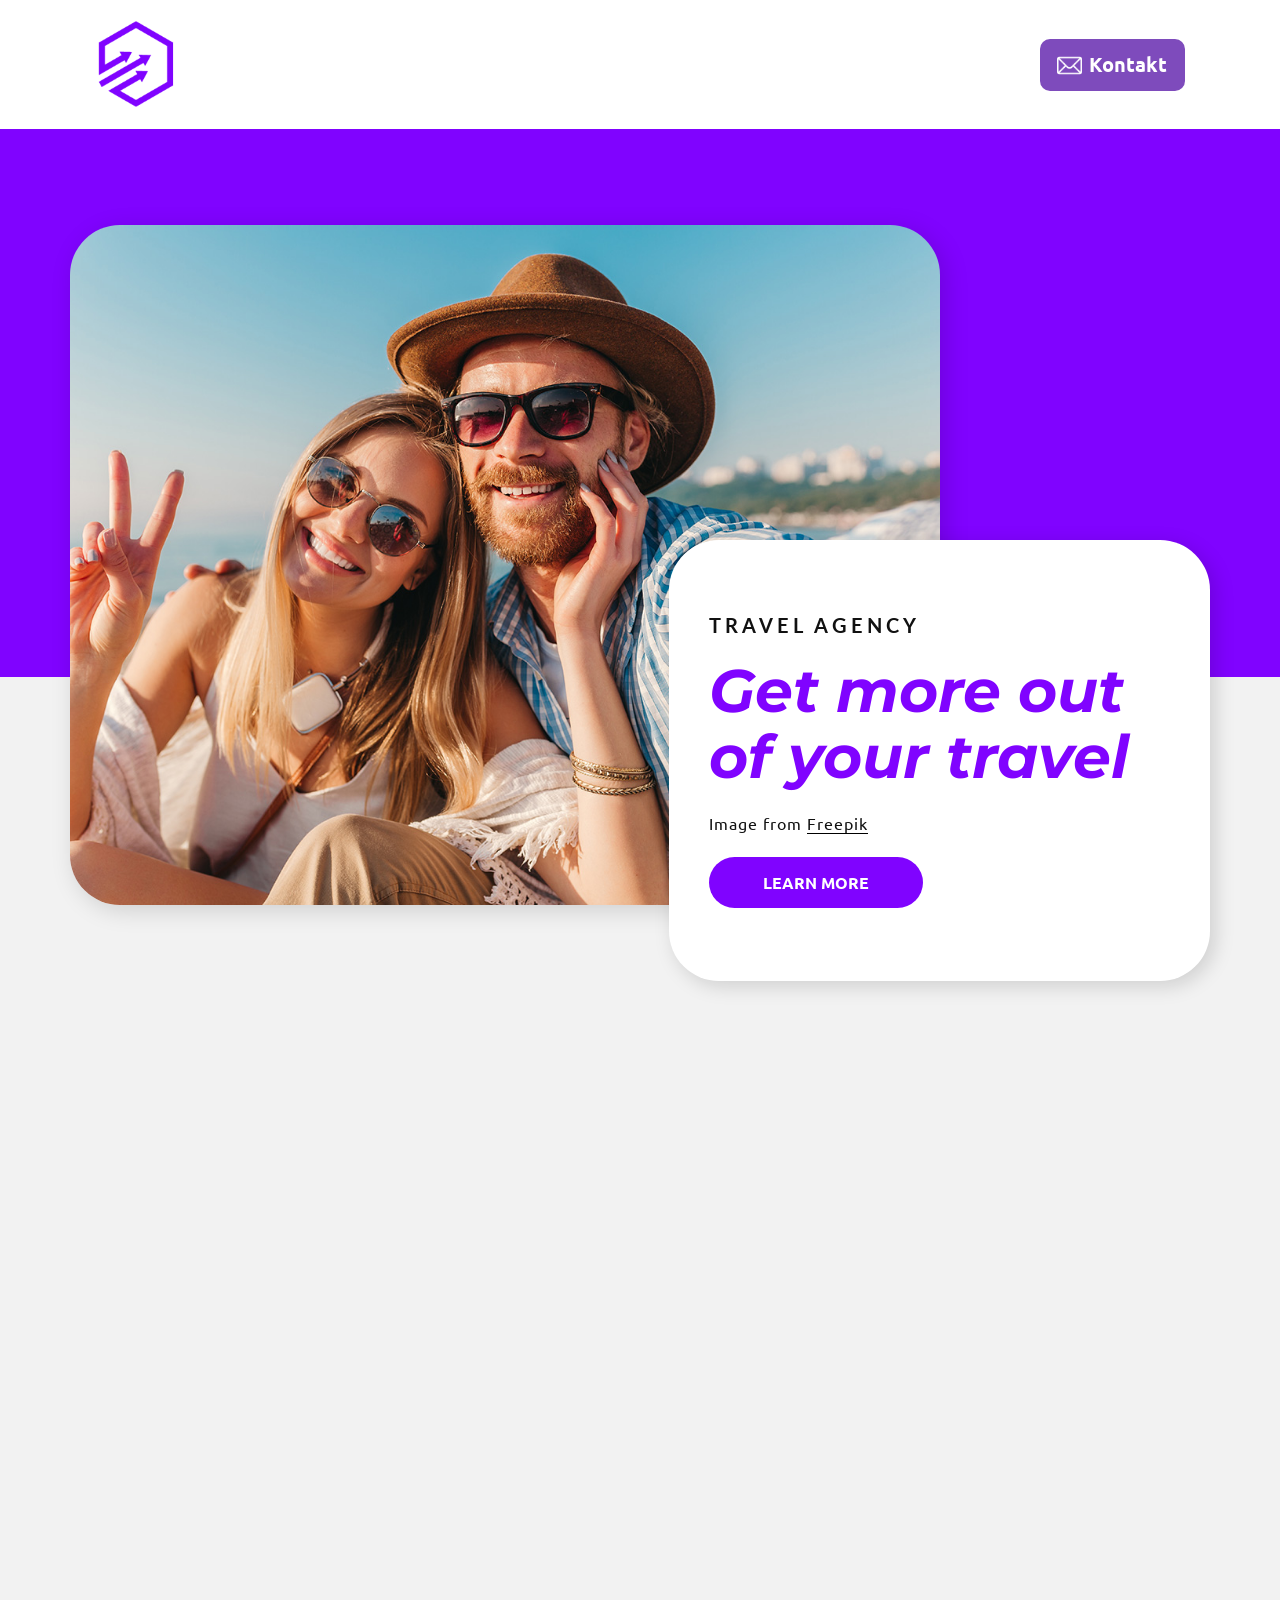
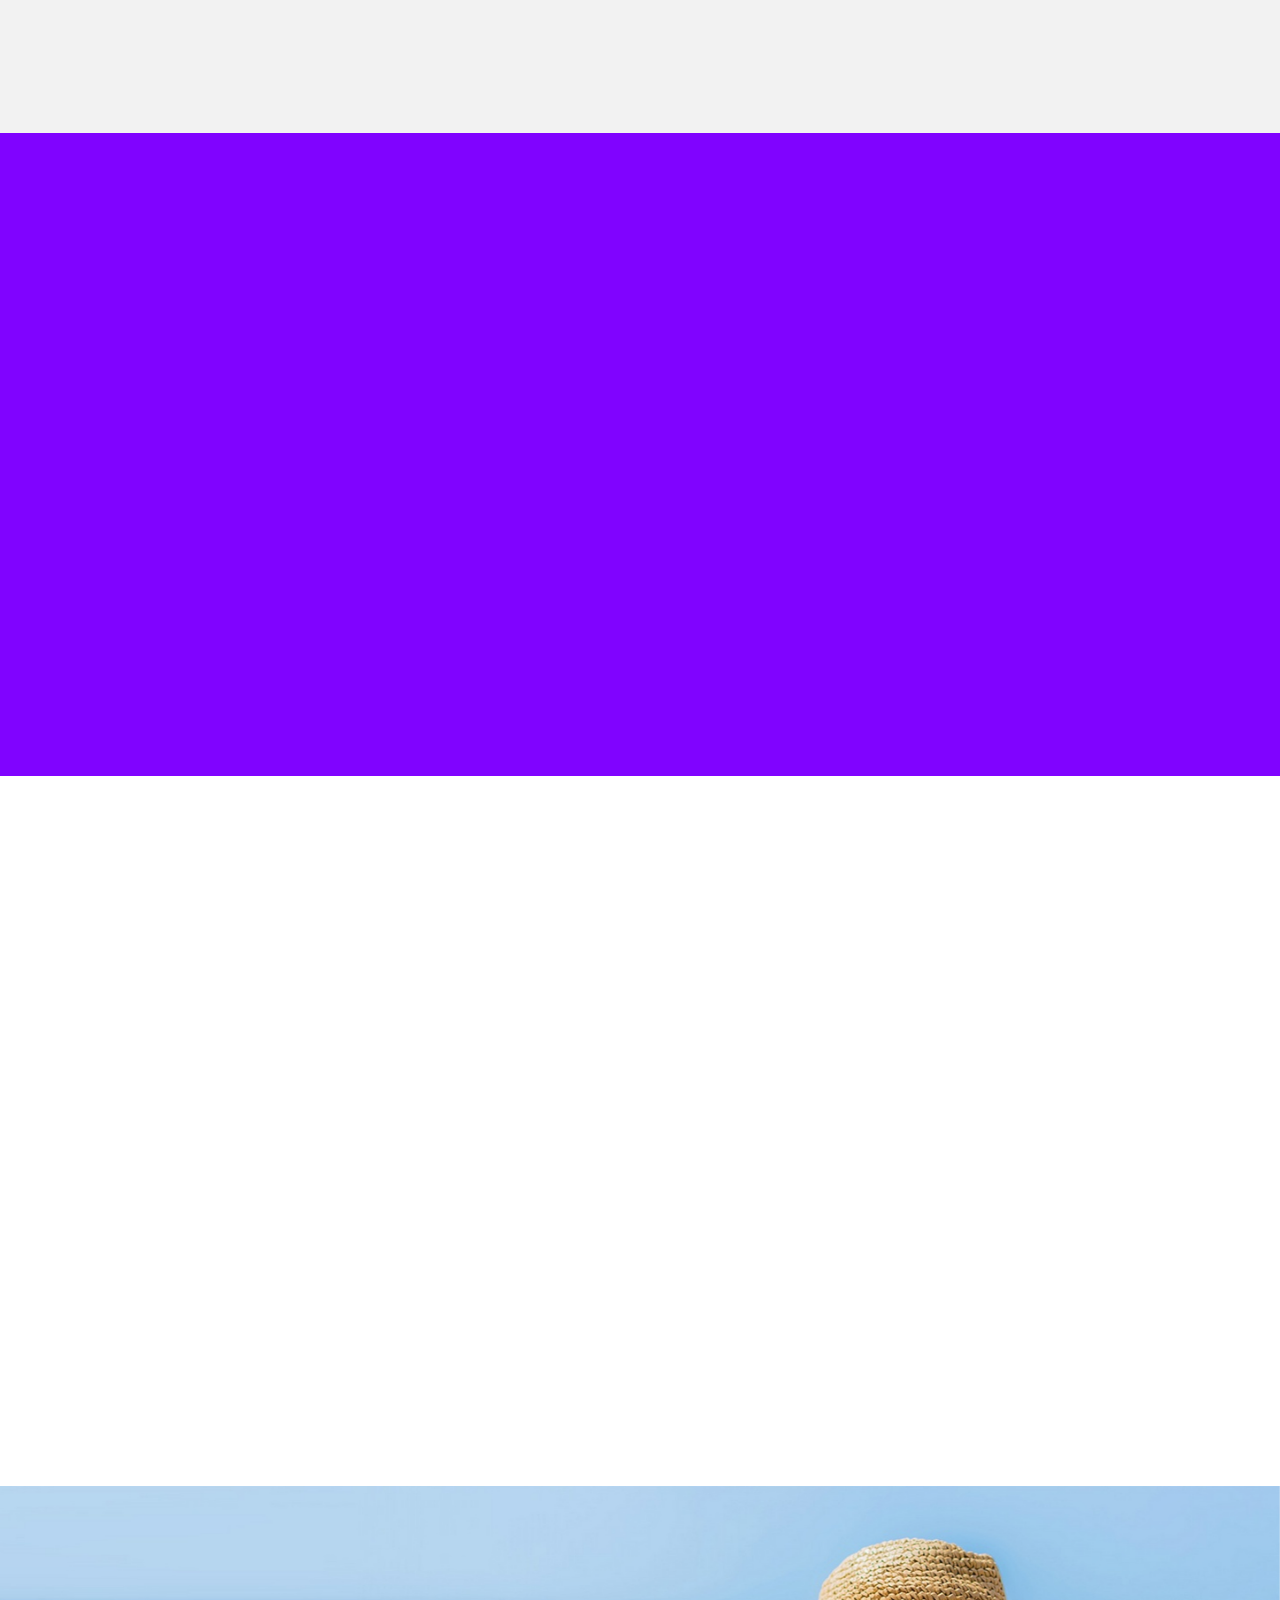
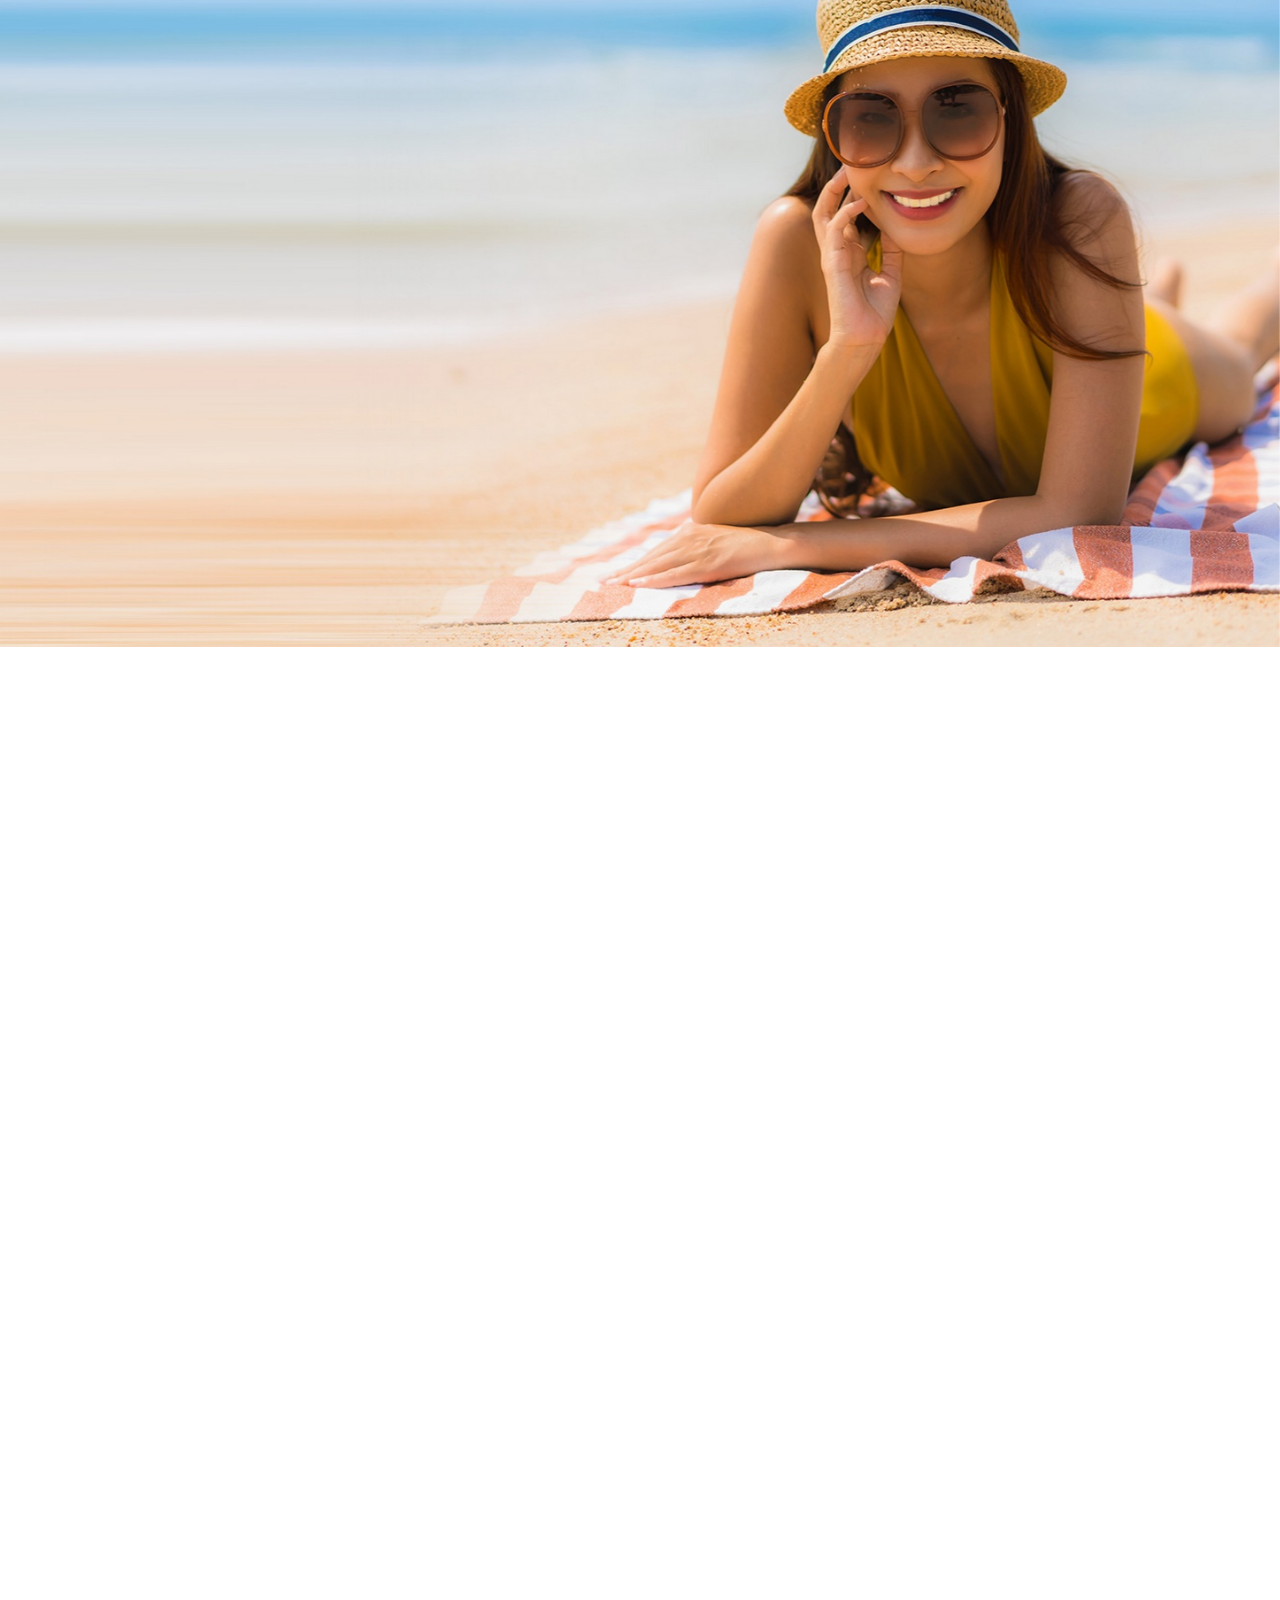
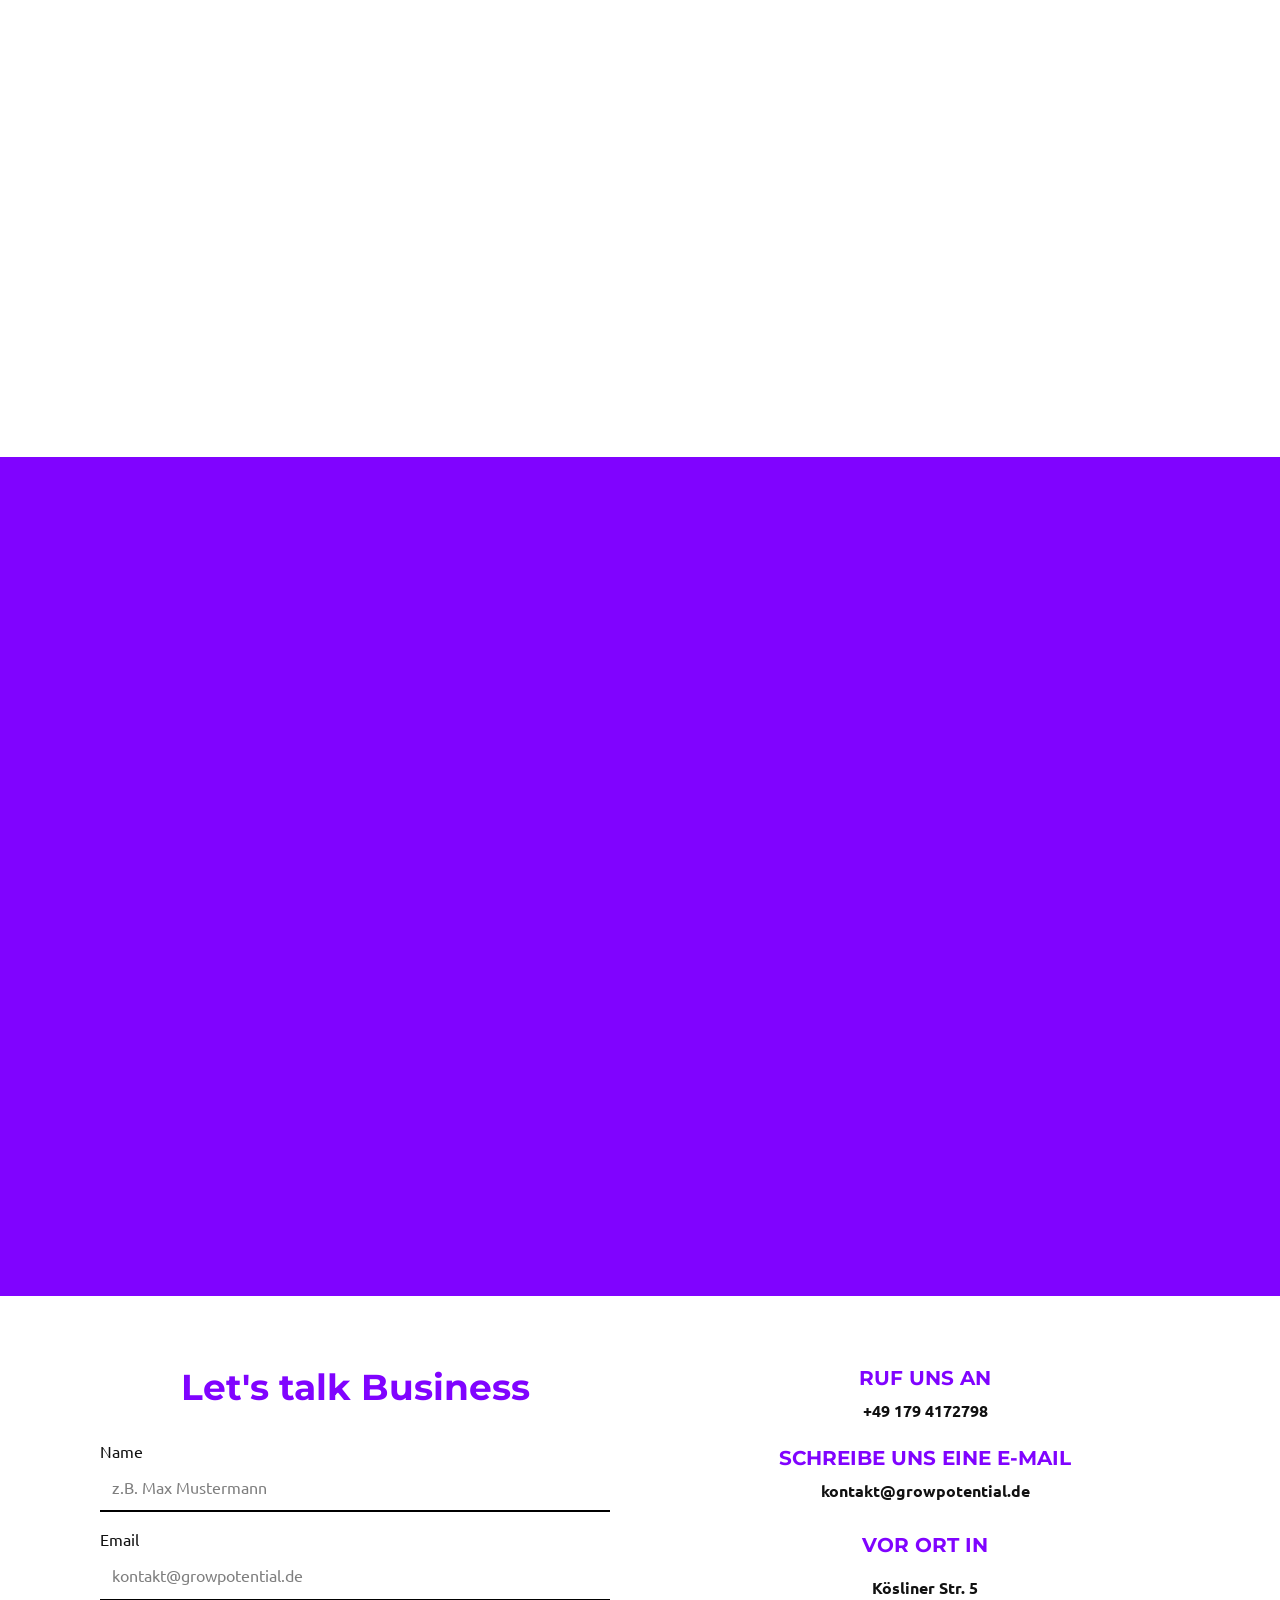
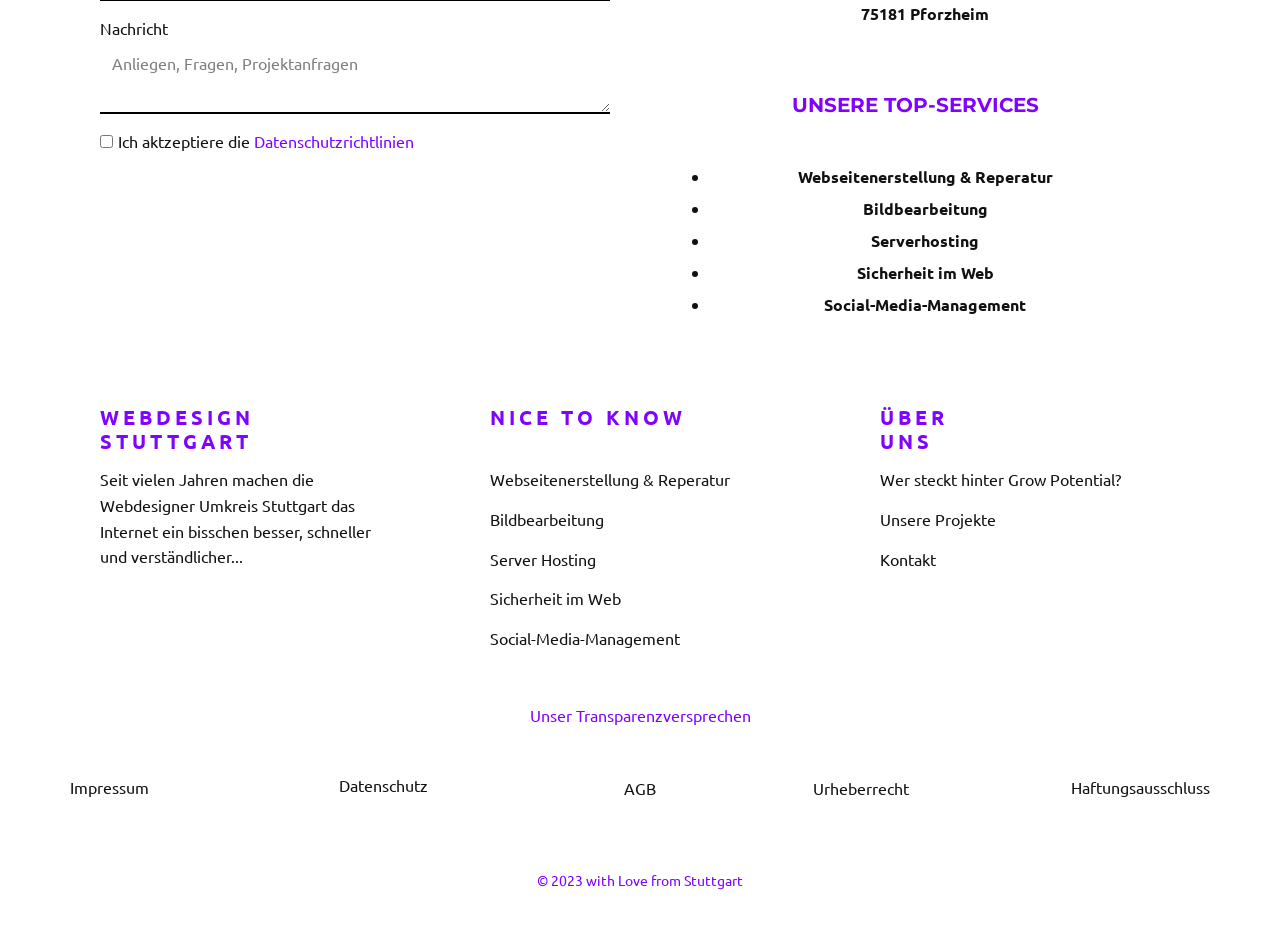
<file: HTML-und-Blockwebseiten.html>
<!DOCTYPE html>
<html style="font-size: 16px;" lang="de-DE"><head>
    <meta name="viewport" content="width=device-width, initial-scale=1.0">
    <meta charset="utf-8">
    <meta name="keywords" content="​Get more out of your travel, ​Popular Travel Destinations&amp;amp; Types, ​Next-level travel powered by tech and the human touch, Active Tours, ​Designed for every type of traveler, ​Destinations near and far, we do it all, ​Connecting with nature as you travel">
    <meta name="description" content="">
    <title>HTML und Blockwebseiten</title>
    <link rel="stylesheet" href="nicepage.css" media="screen">
<link rel="stylesheet" href="HTML-und-Blockwebseiten.css" media="screen">
    <script class="u-script" type="text/javascript" src="jquery.js" defer=""></script>
    <script class="u-script" type="text/javascript" src="nicepage.js" defer=""></script>
    <meta name="generator" content="GrowPotential Webdesign">
    <meta name="referrer" content="origin">
    <link rel="icon" href="images/favicon.png">
    <link id="u-theme-google-font" rel="stylesheet" href="https://fonts.googleapis.com/css?family=Montserrat:100,100i,200,200i,300,300i,400,400i,500,500i,600,600i,700,700i,800,800i,900,900i|Ubuntu:300,300i,400,400i,500,500i,700,700i">
    <link id="u-page-google-font" rel="stylesheet" href="https://fonts.googleapis.com/css?family=Lato:100,100i,300,300i,400,400i,700,700i,900,900i|Montserrat:100,100i,200,200i,300,300i,400,400i,500,500i,600,600i,700,700i,800,800i,900,900i|Montserrat:100,100i,200,200i,300,300i,400,400i,500,500i,600,600i,700,700i,800,800i,900,900i|Ubuntu:300,300i,400,400i,500,500i,700,700i">
    
    
    
    
    
    
    
    
    
    
    
    
    
    
    
    <script type="application/ld+json">{
		"@context": "http://schema.org",
		"@type": "Organization",
		"name": "GrowPotential Webdesign",
		"logo": "images/favicon.png?rand=8055"
}</script>
    <meta name="theme-color" content="#8003ff">
    <meta property="og:title" content="HTML und Blockwebseiten">
    <meta property="og:description" content="">
    <meta property="og:type" content="website">
  <script>
    function gdprConfirmed() {
        return true;
    }
    if (gdprConfirmed()) {
    document.write("\
    \
    <!-- Google Analytics -->\
    <gascript async src=\"https://www.googletagmanager.com/gtag/js?id=G-J4GH85P5CY\"></gascript>\
    <gascript>\
        window.dataLayer = window.dataLayer || [];\
        function gtag(){dataLayer.push(arguments);}\
        gtag('js', new Date());\
        gtag('config', 'G-J4GH85P5CY');\
    </gascript>\
    <!-- End Google Analytics -->\
    ".replace(/gascript/g, 'script'));
    }
    </script><script>
    function gdprConfirmed() {
        return true;
    }
    function dynamicLoadScript(src) {
        var script = document.createElement('script');
        script.src = src && typeof src === 'string' ? src : 'https://www.google.com/recaptcha/api.js?render=6LfZBDQpAAAAAEnrAy3wtXMP8q3ovz2EH6c9-pMR';
        script.async = true;
        document.body.appendChild(script);
        script.onload = function() {
            let event = new CustomEvent("recaptchaLoaded");
            document.dispatchEvent(event);
        };
    }
    document.addEventListener('DOMContentLoaded', function () {
        var confirmButton = document.querySelector('.u-cookies-consent .u-button-confirm');
        if (confirmButton) {
            confirmButton.onclick = dynamicLoadScript;
        }
    });
    </script>
    <script>
        document.addEventListener("DOMContentLoaded", function(){
            if (!gdprConfirmed()) {
                return;
            }
            dynamicLoadScript('https://www.google.com/recaptcha/enterprise.js?render=6LfZBDQpAAAAAEnrAy3wtXMP8q3ovz2EH6c9-pMR');
        });
    </script>
    <script>
        document.addEventListener("recaptchaLoaded", function() {
            if (!gdprConfirmed()) {
                return;
            }
            (function (grecaptcha, sitekey, actions) {
                var recaptcha = {
                    execute: function (action, submitFormCb) {
                        try {
                            grecaptcha.execute(
                                sitekey,
                                {action: action}
                            ).then(function (token) {
                                var forms = document.getElementsByTagName('form');

                                for (var i = 0; i < forms.length; i++) {
                                    var fields = forms[i].getElementsByTagName('input');

                                    for (var j = 0; j < fields.length; j++) {
                                        var field = fields[j];

                                        if ('recaptchaResponse' === field.getAttribute('name')) {
                                            field.setAttribute('value', token);
                                            break;
                                        }
                                    }
                                }
                                submitFormCb();
                            });
                        } catch (e) {
                            var formError = document.querySelector('.u-form-send-error');

                            if (formError) {
                                formError.innerText = 'Fehler des Website-Besitzers: ' + e.message.replace(/:[\s\S]*/, '');
                                formError.style.display = 'block';
                            }
                        }
                    },

                    executeContact: function (submitFormCb) {
                        recaptcha.execute(actions['contact'], submitFormCb);
                    }
                };

                window.recaptchaObject = recaptcha;
            })(
                
                grecaptcha.enterprise,
                '6LfZBDQpAAAAAEnrAy3wtXMP8q3ovz2EH6c9-pMR',
                {'contact': 'contact'}
            );
        });
    </script>
<meta data-intl-tel-input-cdn-path="intlTelInput/"></head>
  <body data-path-to-root="./" data-include-products="false" class="u-body u-xl-mode" data-lang="de"><header class="u-clearfix u-header u-sticky u-sticky-5d9f" id="sec-be42"><div class="u-clearfix u-sheet u-sheet-1">
        <a href="Home.html" class="u-image u-logo u-image-1" data-image-width="500" data-image-height="500" title="Home">
          <img class="u-logo-image u-logo-image-1" src="images/favicon.png?rand=8055">
        </a>
        <nav class="u-menu u-menu-one-level u-offcanvas u-menu-1" data-responsive-from="SM">
          <div class="menu-collapse" style="font-size: 1.25rem; letter-spacing: 0px; font-weight: 700;">
            <a class="u-button-style u-custom-left-right-menu-spacing u-custom-padding-bottom u-custom-text-color u-custom-text-hover-color u-custom-top-bottom-menu-spacing u-nav-link u-text-active-palette-1-base u-text-hover-palette-2-base" href="#" data-lang-de="{&quot;content&quot;:&quot;\n          <svg class=\&quot;u-svg-link\&quot; viewBox=\&quot;0 0 24 24\&quot;><use xmlns:xlink=\&quot;http://www.w3.org/1999/xlink\&quot; xlink:href=\&quot;#menu-hamburger\&quot;></use></svg>\n          <svg class=\&quot;u-svg-content\&quot; version=\&quot;1.1\&quot; id=\&quot;menu-hamburger\&quot; viewBox=\&quot;0 0 16 16\&quot; x=\&quot;0px\&quot; y=\&quot;0px\&quot; xmlns:xlink=\&quot;http://www.w3.org/1999/xlink\&quot; xmlns=\&quot;http://www.w3.org/2000/svg\&quot;><g><rect y=\&quot;1\&quot; width=\&quot;16\&quot; height=\&quot;2\&quot;></rect><rect y=\&quot;7\&quot; width=\&quot;16\&quot; height=\&quot;2\&quot;></rect><rect y=\&quot;13\&quot; width=\&quot;16\&quot; height=\&quot;2\&quot;></rect>\n</g></svg>\n        &quot;,&quot;href&quot;:&quot;#&quot;}">
              <svg class="u-svg-link" viewBox="0 0 24 24"><use xmlns:xlink="http://www.w3.org/1999/xlink" xlink:href="#menu-hamburger"></use></svg>
              <svg class="u-svg-content" version="1.1" id="menu-hamburger" viewBox="0 0 16 16" x="0px" y="0px" xmlns:xlink="http://www.w3.org/1999/xlink" xmlns="http://www.w3.org/2000/svg"><g><rect y="1" width="16" height="2"></rect><rect y="7" width="16" height="2"></rect><rect y="13" width="16" height="2"></rect>
</g></svg>
            </a>
          </div>
          <div class="u-custom-menu u-nav-container">
            <ul class="u-nav u-unstyled u-nav-1"><li class="u-nav-item"><a class="u-button-style u-nav-link u-text-active-palette-1-base u-text-hover-grey-50 u-text-white" style="padding: 10px 16px;">Warum wir?</a>
</li><li class="u-nav-item"><a class="u-button-style u-nav-link u-text-active-palette-1-base u-text-hover-grey-50 u-text-white" style="padding: 10px 16px;">Was machen wir?</a>
</li><li class="u-nav-item"><a class="u-button-style u-nav-link u-text-active-palette-1-base u-text-hover-grey-50 u-text-white" style="padding: 10px 19px 10px 16px;">Portfolio</a>
</li></ul>
          </div>
          <div class="u-custom-menu u-nav-container-collapse">
            <div class="u-black u-container-style u-inner-container-layout u-opacity u-opacity-95 u-sidenav">
              <div class="u-inner-container-layout u-sidenav-overflow">
                <div class="u-menu-close"></div>
                <ul class="u-align-center u-nav u-popupmenu-items u-unstyled u-nav-2"><li class="u-nav-item"><a class="u-button-style u-nav-link">Warum wir?</a>
</li><li class="u-nav-item"><a class="u-button-style u-nav-link">Was machen wir?</a>
</li><li class="u-nav-item"><a class="u-button-style u-nav-link">Portfolio</a>
</li></ul>
              </div>
            </div>
            <div class="u-black u-menu-overlay u-opacity u-opacity-70"></div>
          </div>
        </nav>
        <a href="tel:+12345678910" class="u-align-center u-border-none u-btn u-button-style u-custom-color-5 u-hover-feature u-hover-palette-1-base u-radius-10 u-text-active-white u-btn-1" data-lang-de="{&quot;content&quot;:&quot;<span class=\&quot;u-file-icon u-icon u-text-white u-block-control u-icon-1\&quot; style=\&quot;margin-right: 7px; font-size: 1.25em; vertical-align: -2px\&quot; data-block=\&quot;12\&quot;><img src=\&quot;images/646094-d32b5ee5.png\&quot; alt=\&quot;\&quot; data-original-src=\&quot;images/646094.png\&quot; data-color=\&quot;#000000\&quot;></span>Kontakt&quot;,&quot;href&quot;:&quot;tel:+12345678910&quot;}"><span class="u-file-icon u-icon u-text-white u-icon-1"><img src="images/646094-d32b5ee5.png" alt=""></span>Kontakt
        </a>
      </div><style class="u-sticky-style" data-style-id="5d9f">.u-sticky-fixed.u-sticky-5d9f:before, .u-body.u-sticky-fixed .u-sticky-5d9f:before {
borders: top right bottom left !important; border-color: #ffffff !important; border-width: 2px !important
}</style></header> 
    <section class="u-clearfix u-grey-5 u-section-1" id="sec-28a0">
      <div class="u-expanded-width u-palette-1-base u-shape u-shape-rectangle u-shape-1" data-animation-name="customAnimationIn" data-animation-duration="1500" data-animation-delay="250"></div>
      <img src="images/young-attractive-smiling-happy-man-woman-sunglasses-sitting-5.jpg" alt="" class="u-image u-image-round u-radius-50 u-image-1" data-image-width="1300" data-image-height="867" data-animation-name="customAnimationIn" data-animation-duration="1750" data-animation-delay="500">
      <div class="u-align-left u-container-align-left u-container-style u-group u-radius-50 u-shape-round u-white u-group-1" data-animation-name="customAnimationIn" data-animation-duration="1500" data-animation-delay="500">
        <div class="u-container-layout u-valign-middle u-container-layout-1">
          <h5 class="u-align-left u-text u-text-default u-text-1">travel agency<br>
          </h5>
          <h1 class="u-align-left u-text u-text-palette-2-base u-text-2"> Get more out of your travel </h1>
          <p class="u-align-left u-text u-text-3">Image from <a href="https://www.freepik.com" class="u-active-none u-border-1 u-border-active-palette-2-base u-border-black u-border-hover-palette-2-base u-border-no-left u-border-no-right u-border-no-top u-btn u-button-link u-button-style u-hover-none u-none u-text-body-color u-btn-1" target="_blank">Freepik</a>
          </p>
          <a href="https://nicepage.com/k/birthday-html-templates" class="u-active-palette-2-base u-align-left u-border-none u-btn u-btn-round u-button-style u-hover-palette-2-base u-palette-1-base u-radius-50 u-text-active-white u-text-body-alt-color u-text-hover-white u-btn-2">learn more</a>
        </div>
      </div>
    </section>
    <section class="u-align-center u-clearfix u-container-align-center u-grey-5 u-section-2" id="sec-9ae1">
      <div class="u-clearfix u-sheet u-valign-middle u-sheet-1">
        <h2 class="u-align-center u-text u-text-1" data-animation-name="customAnimationIn" data-animation-duration="1750" data-animation-delay="250"> Popular Travel Destinations<br>&amp; Types
        </h2>
        <p class="u-align-center u-text u-text-2" data-animation-name="customAnimationIn" data-animation-duration="1250" data-animation-delay="250"> Browse the topics below to find travel agents who are experts on that destination or travel style. </p>
        <div class="u-expanded-width u-list u-list-1">
          <div class="u-repeater u-repeater-1">
            <div class="u-align-center u-container-style u-image u-image-round u-list-item u-radius-50 u-repeater-item u-shading u-shape-round u-image-1" data-animation-name="customAnimationIn" data-animation-duration="1750" data-animation-direction="" data-animation-delay="500" data-image-width="407" data-image-height="407">
              <div class="u-container-layout u-similar-container u-valign-bottom u-container-layout-1">
                <div class="u-bottom-left-radius-50 u-bottom-right-radius-50 u-container-style u-expanded-width u-gradient u-group u-shape-round u-group-1">
                  <div class="u-container-layout u-valign-middle u-container-layout-2">
                    <h4 class="u-align-center u-custom-font u-font-montserrat u-text u-text-body-alt-color u-text-3">Bora Bora</h4>
                  </div>
                </div>
              </div>
            </div>
            <div class="u-align-center u-container-style u-image u-image-round u-list-item u-radius-50 u-repeater-item u-shading u-shape-round u-image-2" data-animation-name="customAnimationIn" data-animation-duration="1750" data-animation-direction="" data-animation-delay="500" data-image-width="740" data-image-height="987">
              <div class="u-container-layout u-similar-container u-valign-bottom u-container-layout-3">
                <div class="u-bottom-left-radius-50 u-bottom-right-radius-50 u-container-align-center u-container-style u-expanded-width u-gradient u-group u-shape-round u-group-2">
                  <div class="u-container-layout u-valign-middle u-container-layout-4">
                    <h4 class="u-align-center u-custom-font u-font-montserrat u-text u-text-body-alt-color u-text-4"> Costa Rica</h4>
                  </div>
                </div>
              </div>
            </div>
            <div class="u-align-center u-container-style u-image u-image-round u-list-item u-radius-50 u-repeater-item u-shading u-shape-round u-image-3" data-animation-name="customAnimationIn" data-animation-duration="1750" data-animation-direction="" data-animation-delay="500" data-image-width="1380" data-image-height="776">
              <div class="u-container-layout u-similar-container u-valign-bottom u-container-layout-5">
                <div class="u-bottom-left-radius-50 u-bottom-right-radius-50 u-container-align-center u-container-style u-expanded-width u-gradient u-group u-shape-round u-group-3">
                  <div class="u-container-layout u-valign-middle u-container-layout-6">
                    <h4 class="u-align-center u-custom-font u-font-montserrat u-text u-text-body-alt-color u-text-5"> Tokyo</h4>
                  </div>
                </div>
              </div>
            </div>
            <div class="u-align-center u-container-style u-image u-image-round u-list-item u-radius-50 u-repeater-item u-shading u-shape-round u-image-4" data-animation-name="customAnimationIn" data-animation-duration="1750" data-animation-direction="" data-animation-delay="500" data-image-width="407" data-image-height="407">
              <div class="u-container-layout u-similar-container u-valign-bottom u-container-layout-7">
                <div class="u-bottom-left-radius-50 u-bottom-right-radius-50 u-container-align-center u-container-style u-expanded-width u-gradient u-group u-shape-round u-group-4">
                  <div class="u-container-layout u-valign-middle u-container-layout-8">
                    <h4 class="u-align-center u-custom-font u-font-montserrat u-text u-text-body-alt-color u-text-6">Indonesia</h4>
                  </div>
                </div>
              </div>
            </div>
            <div class="u-align-center u-container-style u-image u-image-round u-list-item u-radius-50 u-repeater-item u-shading u-shape-round u-image-5" data-animation-name="customAnimationIn" data-animation-duration="1750" data-animation-direction="" data-animation-delay="750" data-image-width="740" data-image-height="1110">
              <div class="u-container-layout u-similar-container u-valign-bottom u-container-layout-9">
                <div class="u-bottom-left-radius-50 u-bottom-right-radius-50 u-container-align-center u-container-style u-expanded-width u-gradient u-group u-shape-round u-group-5">
                  <div class="u-container-layout u-valign-middle u-container-layout-10">
                    <h4 class="u-align-center u-custom-font u-font-montserrat u-text u-text-body-alt-color u-text-7"> Paris</h4>
                  </div>
                </div>
              </div>
            </div>
            <div class="u-align-center u-container-style u-image u-image-round u-list-item u-radius-50 u-repeater-item u-shading u-shape-round u-image-6" data-animation-name="customAnimationIn" data-animation-duration="1750" data-animation-direction="" data-animation-delay="750" data-image-width="740" data-image-height="1109">
              <div class="u-container-layout u-similar-container u-valign-bottom u-container-layout-11">
                <div class="u-bottom-left-radius-50 u-bottom-right-radius-50 u-container-align-center u-container-style u-expanded-width u-gradient u-group u-shape-round u-group-6">
                  <div class="u-container-layout u-valign-middle u-container-layout-12">
                    <h4 class="u-align-center u-custom-font u-font-montserrat u-text u-text-body-alt-color u-text-8">London</h4>
                  </div>
                </div>
              </div>
            </div>
            <div class="u-align-center u-container-style u-image u-image-round u-list-item u-radius-50 u-repeater-item u-shading u-shape-round u-image-7" data-animation-name="customAnimationIn" data-animation-duration="1750" data-animation-direction="" data-animation-delay="750" data-image-width="1060" data-image-height="794">
              <div class="u-container-layout u-similar-container u-valign-bottom u-container-layout-13">
                <div class="u-bottom-left-radius-50 u-bottom-right-radius-50 u-container-align-center u-container-style u-expanded-width u-gradient u-group u-shape-round u-group-7">
                  <div class="u-container-layout u-valign-middle u-container-layout-14">
                    <h4 class="u-align-center u-custom-font u-font-montserrat u-text u-text-body-alt-color u-text-9">Maui</h4>
                  </div>
                </div>
              </div>
            </div>
            <div class="u-align-center u-container-style u-image u-image-round u-list-item u-radius-50 u-repeater-item u-shading u-shape-round u-image-8" data-animation-name="customAnimationIn" data-animation-duration="1750" data-animation-direction="" data-animation-delay="750" data-image-width="1380" data-image-height="920">
              <div class="u-container-layout u-similar-container u-valign-bottom u-container-layout-15">
                <div class="u-bottom-left-radius-50 u-bottom-right-radius-50 u-container-align-center u-container-style u-expanded-width u-gradient u-group u-shape-round u-group-8">
                  <div class="u-container-layout u-valign-middle u-container-layout-16">
                    <h4 class="u-align-center u-custom-font u-font-montserrat u-text u-text-body-alt-color u-text-10"> Maldives</h4>
                  </div>
                </div>
              </div>
            </div>
          </div>
        </div>
        <p class="u-text u-text-default u-text-11" data-animation-name="customAnimationIn" data-animation-duration="1500" data-animation-delay="750">Images from <a href="https://www.freepik.com/photos/maldives" class="u-active-none u-border-1 u-border-active-black u-border-hover-black u-border-no-left u-border-no-right u-border-no-top u-border-palette-1-base u-btn u-button-link u-button-style u-hover-none u-none u-text-body-color u-btn-1">Freepik</a>
        </p>
      </div>
    </section>
    <section class="u-clearfix u-grey-5 u-section-3" id="sec-a071">
      <div class="u-clearfix u-sheet u-valign-middle-md u-valign-middle-sm u-valign-middle-xs u-sheet-1">
        <div class="u-palette-1-light-2 u-radius-50 u-shape u-shape-round u-shape-1" data-animation-name="customAnimationIn" data-animation-duration="1500" data-animation-delay="500"></div>
        <img src="images/lady-ocean-summertime-woman-vaca.jpg" class="u-align-left u-image u-image-round u-radius-50 u-image-1" data-image-width="1380" data-image-height="920" data-animation-name="customAnimationIn" data-animation-duration="1500" data-animation-delay="250">
        <div class="u-align-left u-container-align-left u-container-style u-expanded-width-xs u-group u-radius-50 u-shape-round u-white u-group-1" data-animation-name="customAnimationIn" data-animation-duration="1500" data-animation-delay="500">
          <div class="u-container-layout u-valign-middle u-container-layout-1">
            <h3 class="u-align-left u-text u-text-palette-2-base u-text-1"> Don't Worry, Be Happy</h3>
            <p class="u-align-left u-text u-text-2">Ut enim ad minim veniam, quis nostrud exercitation ullamco laboris nisi ut aliquip ex ea commodo consequat. Duis aute irure dolor in reprehenderit in voluptate velit esse cillum dolore eu fugiat nulla pariatur. </p>
            <p class="u-align-left u-text u-text-3">Image from <a href="https://www.freepik.com/photos/woman" class="u-active-none u-border-1 u-border-active-black u-border-hover-black u-border-no-left u-border-no-right u-border-no-top u-border-palette-1-base u-btn u-button-link u-button-style u-hover-none u-none u-text-body-color u-btn-1">Freepik</a>
            </p>
            <a href="https://nicepage.com/c/real-estate-website-templates" class="u-active-white u-align-left u-border-2 u-border-active-palette-1-base u-border-hover-palette-1-base u-border-palette-1-base u-btn u-btn-round u-button-style u-hover-white u-palette-1-base u-radius-50 u-text-active-palette-1-base u-text-body-alt-color u-text-hover-palette-1-base u-btn-2">learn more</a>
          </div>
        </div>
      </div>
    </section>
    <section class="u-align-center u-clearfix u-container-align-center u-palette-1-base u-section-4" id="carousel_b4f4">
      <div class="u-clearfix u-sheet u-valign-middle u-sheet-1">
        <h2 class="u-align-center u-text u-text-body-alt-color u-text-1" data-animation-name="customAnimationIn" data-animation-duration="1500" data-animation-delay="500"> Next-level travel powered by tech and the human touch</h2>
        <p class="u-align-center u-text u-text-2" data-animation-name="customAnimationIn" data-animation-duration="1500" data-animation-delay="500"> Ut enim ad minim veniam, quis nostrud exercitation ullamco laboris nisi ut aliquip ex ea commodo consequat. Duis aute irure dolor in reprehenderit in voluptate velit esse cillum dolore eu fugiat nulla pariatur. Excepteur sint occaecat cupidatat non proident, sunt in culpa qui officia deserunt mollit anim id est laborum.</p>
        <a href="https://nicepage.com/k/auction-website-templates" class="u-active-white u-align-center u-border-2 u-border-active-white u-border-hover-white u-border-palette-1-light-2 u-btn u-btn-round u-button-style u-hover-white u-none u-radius-50 u-text-active-palette-1-base u-text-body-alt-color u-text-hover-palette-1-base u-btn-1" data-animation-name="customAnimationIn" data-animation-duration="1000" data-animation-delay="500">learn more</a>
      </div>
    </section>
    <section class="u-clearfix u-section-5" id="carousel_fe47">
      <div class="u-clearfix u-sheet u-valign-middle u-sheet-1">
        <div class="data-layout-selected u-clearfix u-expanded-width u-gutter-22 u-layout-wrap u-layout-wrap-1">
          <div class="u-layout">
            <div class="u-layout-row">
              <div class="u-align-left u-container-style u-image u-image-round u-layout-cell u-left-cell u-radius-50 u-size-30 u-image-1" src="" data-image-width="920" data-image-height="920" data-animation-name="customAnimationIn" data-animation-duration="1500" data-animation-delay="500">
                <div class="u-container-layout u-container-layout-1" src=""></div>
              </div>
              <div class="u-align-left u-container-style u-image u-image-round u-layout-cell u-radius-50 u-right-cell u-size-30 u-image-2" src="" data-image-width="1067" data-image-height="920" data-animation-name="customAnimationIn" data-animation-duration="1500" data-animation-delay="500">
                <div class="u-container-layout u-valign-middle-lg u-valign-middle-md u-valign-middle-xl u-container-layout-2" src="">
                  <div class="u-align-center u-container-align-center u-container-style u-group u-palette-1-base u-radius-50 u-shape-round u-group-1" data-animation-name="flipIn" data-animation-duration="1500" data-animation-direction="X" data-animation-delay="500">
                    <div class="u-container-layout u-valign-middle u-container-layout-3">
                      <h2 class="u-align-center u-text u-text-body-alt-color u-text-1">Active Tours</h2>
                      <p class="u-align-center u-text u-text-2"> Sem et tortor consequat id porta. Laoreet sit amet cursus sit amet dictum. Adipiscing elit duis tristique sollicitudin nibh sit. </p>
                      <p class="u-align-center u-text u-text-3">Images from <a href="https://freepik.com/photos/backround" class="u-active-none u-border-1 u-border-active-palette-1-light-2 u-border-hover-palette-1-light-2 u-border-no-left u-border-no-right u-border-no-top u-border-white u-btn u-button-link u-button-style u-hover-none u-none u-text-active-palette-1-light-2 u-text-body-alt-color u-text-hover-palette-1-light-2 u-btn-1">Freepik</a>
                      </p>
                    </div>
                  </div>
                </div>
              </div>
            </div>
          </div>
        </div>
      </div>
    </section>
    <section class="u-clearfix u-image u-section-6" id="carousel_c11e" data-image-width="1980" data-image-height="887">
      <div class="u-clearfix u-sheet u-sheet-1">
        <div class="u-palette-2-base u-radius-50 u-shape u-shape-round u-shape-1" data-animation-name="customAnimationIn" data-animation-duration="1500" data-animation-delay="250"></div>
        <div class="u-align-left u-container-align-left u-container-style u-group u-radius-50 u-shape-round u-white u-group-1" data-animation-name="customAnimationIn" data-animation-duration="1500" data-animation-delay="750">
          <div class="u-container-layout u-valign-middle u-container-layout-1">
            <h5 class="u-align-left u-text u-text-1"> What we Do</h5>
            <h2 class="u-align-left u-text u-text-2"> Designed for every type of traveler</h2>
            <p class="u-align-left u-text u-text-3">Image by <a href="https://www.freepik.com/photos/background" class="u-active-none u-border-1 u-border-active-palette-2-base u-border-black u-border-hover-palette-2-base u-border-no-left u-border-no-right u-border-no-top u-btn u-button-link u-button-style u-hover-none u-none u-text-body-color u-btn-1" target="_blank" data-animation-name="" data-animation-duration="0" data-animation-delay="0" data-animation-direction="">Freepik</a>
            </p>
            <a href="https://nicepage.com/c/architecture-building-website-templates" class="u-active-white u-align-left u-border-2 u-border-active-palette-2-base u-border-hover-palette-2-base u-border-palette-2-base u-btn u-button-style u-hover-white u-palette-2-base u-text-active-palette-2-base u-text-body-alt-color u-text-hover-palette-2-base u-btn-2" target="_blank" data-animation-name="" data-animation-duration="0" data-animation-delay="0" data-animation-direction="">Explore Categories</a>
          </div>
        </div>
      </div>
    </section>
    <section class="u-clearfix u-container-align-center u-section-7" id="carousel_a7fb">
      <div class="u-clearfix u-sheet u-valign-middle-sm u-valign-middle-xs u-sheet-1">
        <h2 class="u-align-center u-text u-text-default-lg u-text-default-md u-text-default-xl u-text-1" data-animation-name="customAnimationIn" data-animation-duration="1500" data-animation-delay="250"> Destinations near and far, we do it all</h2>
        <div class="data-layout-selected u-clearfix u-expanded-width u-gutter-22 u-layout-wrap u-layout-wrap-1">
          <div class="u-layout">
            <div class="u-layout-col">
              <div class="u-size-30">
                <div class="u-layout-row">
                  <div class="u-align-left u-container-style u-layout-cell u-shape-rectangle u-size-15 u-layout-cell-1" data-animation-name="customAnimationIn" data-animation-duration="1500">
                    <div class="u-container-layout u-valign-top u-container-layout-1">
                      <p class="u-text u-text-default u-text-grey-40 u-text-2"> Blandit aliquam etiam erat velit scelerisque in dictum. Metus vulputate eu scelerisque felis imperdiet proin fermentum leo. Vitae aliquet nec ullamcorper sit amet risus nullam eget felis. Convallis a cras semper auctor neque vitae tempus quam. </p>
                      <p class="u-text u-text-3">Images from <a href="https://nicepage.app" class="u-active-none u-border-1 u-border-active-palette-2-base u-border-black u-border-hover-palette-2-base u-border-no-left u-border-no-right u-border-no-top u-btn u-button-link u-button-style u-hover-none u-none u-text-body-color u-btn-1" data-animation-name="" data-animation-duration="0" data-animation-delay="0" data-animation-direction="">Freepik</a>
                      </p>
                    </div>
                  </div>
                  <div class="u-container-align-center u-container-style u-image u-image-round u-layout-cell u-radius-50 u-size-15 u-image-1" data-image-width="740" data-image-height="1109" data-animation-name="customAnimationIn" data-animation-duration="1500" data-animation-delay="250">
                    <div class="u-container-layout u-container-layout-2"></div>
                  </div>
                  <div class="u-container-align-center u-container-style u-image u-image-round u-layout-cell u-radius-50 u-size-30 u-image-2" data-image-width="1800" data-image-height="900" data-animation-name="customAnimationIn" data-animation-duration="1500" data-animation-delay="500">
                    <div class="u-container-layout u-container-layout-3"></div>
                  </div>
                </div>
              </div>
              <div class="u-size-30">
                <div class="u-layout-row">
                  <div class="u-container-align-center u-container-style u-image u-image-round u-layout-cell u-radius-50 u-size-30 u-image-3" data-image-width="1380" data-image-height="920" data-animation-name="customAnimationIn" data-animation-duration="1500" data-animation-delay="500">
                    <div class="u-container-layout u-container-layout-4"></div>
                  </div>
                  <div class="u-container-align-center u-container-style u-image u-image-round u-layout-cell u-radius-50 u-size-15 u-image-4" data-image-width="740" data-image-height="1109" data-animation-name="customAnimationIn" data-animation-duration="1500" data-animation-delay="250">
                    <div class="u-container-layout u-container-layout-5"></div>
                  </div>
                  <div class="u-container-align-left u-container-style u-layout-cell u-shape-rectangle u-size-15 u-layout-cell-6" data-animation-name="customAnimationIn" data-animation-duration="1500" data-animation-delay="500">
                    <div class="u-container-layout u-container-layout-6">
                      <p class="u-align-left u-text u-text-default u-text-grey-40 u-text-4"> Buzzing cities, tropical islands, remote escapes and everything in between. Our first-hand intel and insider expertise covers the globe.</p>
                    </div>
                  </div>
                </div>
              </div>
            </div>
          </div>
        </div>
        <a href="https://nicepage.com/k/test-website-templates" class="u-active-white u-align-center u-border-2 u-border-active-palette-1-base u-border-hover-palette-1-base u-border-palette-1-base u-btn u-btn-round u-button-style u-hover-white u-palette-1-base u-radius-50 u-text-active-palette-1-base u-text-body-alt-color u-text-hover-palette-1-base u-btn-2" data-animation-name="customAnimationIn" data-animation-duration="1500" data-animation-delay="750">Explore destinations</a>
      </div>
    </section>
    <section class="u-clearfix u-palette-1-base u-section-8" id="sec-587c">
      <div class="u-expanded-width u-shape u-shape-rectangle u-white u-shape-1"></div>
      <img src="images/ffggf.jpg" alt="" class="u-image u-image-round u-radius-50 u-image-1" data-image-width="690" data-image-height="639" data-animation-name="flipIn" data-animation-duration="1500" data-animation-direction="X" data-animation-delay="750">
      <div class="u-align-left u-container-style u-group u-radius-50 u-shape-round u-white u-group-1" data-animation-name="customAnimationIn" data-animation-duration="1500" data-animation-delay="750">
        <div class="u-container-layout u-valign-middle u-container-layout-1">
          <h2 class="u-text u-text-palette-1-base u-text-1"> Connecting with nature as you travel</h2>
          <p class="u-text u-text-2">Image from <a href="https://www.freepik.com/photos/winter" class="u-border-1 u-border-black u-border-no-left u-border-no-right u-border-no-top u-btn u-button-link u-button-style u-none u-text-body-color u-btn-1">Freepik</a>
          </p>
        </div>
      </div>
      <div class="u-align-center-md u-align-center-sm u-align-center-xs u-align-left-lg u-align-left-xl u-container-style u-group u-radius-50 u-shape-round u-white u-group-2" data-animation-name="customAnimationIn" data-animation-duration="1500" data-animation-delay="750">
        <div class="u-container-layout u-valign-middle-sm u-valign-top-md u-container-layout-2">
          <div class="u-form u-form-1">
            <form action="https://forms.nicepagesrv.com/v2/form/process" class="u-clearfix u-form-spacing-13 u-form-vertical u-inner-form" style="padding: 0px;" source="email" name="form-2">
              <div class="u-form-group u-form-name">
                <label for="name-da97" class="u-label">Name</label>
                <input type="text" placeholder="Enter your Name" id="name-da97" name="name" class="u-border-no-bottom u-border-no-left u-border-no-right u-border-no-top u-grey-5 u-input u-input-rectangle" required="" wfd-id="id571">
              </div>
              <div class="u-form-group u-form-partition-factor-2 u-form-phone u-form-group-2">
                <label for="phone-10f2" class="u-label">Phone</label>
                <input type="tel" pattern="\+?\d{0,3}[\s\(\-]?([0-9]{2,3})[\s\)\-]?([\s\-]?)([0-9]{3})[\s\-]?([0-9]{2})[\s\-]?([0-9]{2})" placeholder="Enter your phone (e.g. +14155552675)" id="phone-10f2" name="phone" class="u-border-no-bottom u-border-no-left u-border-no-right u-border-no-top u-grey-5 u-input u-input-rectangle" required="" wfd-id="id572">
              </div>
              <div class="u-form-email u-form-group u-form-partition-factor-2">
                <label for="email-da97" class="u-label">Email</label>
                <input type="email" placeholder="Enter a valid email address" id="email-da97" name="email" class="u-border-no-bottom u-border-no-left u-border-no-right u-border-no-top u-grey-5 u-input u-input-rectangle" required="" wfd-id="id573">
              </div>
              <div class="u-align-right u-form-group u-form-submit">
                <a href="#" class="u-active-palette-1-base u-border-none u-btn u-btn-round u-btn-submit u-button-style u-hover-black u-palette-2-base u-radius-50 u-btn-2">contact us</a>
                <input type="submit" value="submit" class="u-form-control-hidden" wfd-id="id574">
              </div>
              <div class="u-form-send-message u-form-send-success"> Thank you! Your message has been sent. </div>
              <div class="u-form-send-error u-form-send-message"> Unable to send your message. Please fix errors then try again. </div>
              <input type="hidden" value="" name="recaptchaResponse" wfd-id="id575">
              <input type="hidden" name="formServices" value="7276db46-cddc-3fde-ff53-1950ef16171d">
              <input type="hidden" name="siteKey" value="6LfZBDQpAAAAAEnrAy3wtXMP8q3ovz2EH6c9-pMR">
            </form>
          </div>
          <p class="u-text u-text-grey-50 u-text-3"> Let us know your questions, suggestions and concerns by filling out the contact form below.</p>
          <div class="u-social-icons u-spacing-20 u-social-icons-1">
            <a class="u-social-url" target="_blank" href=""><span class="u-icon u-icon-circle u-social-facebook u-social-icon u-text-palette-2-base u-icon-1">
                    <svg class="u-svg-link" preserveAspectRatio="xMidYMin slice" viewBox="0 0 112 112" style=""><use xmlns:xlink="http://www.w3.org/1999/xlink" xlink:href="#svg-50ee"></use></svg>
                    <svg xmlns="http://www.w3.org/2000/svg" xmlns:xlink="http://www.w3.org/1999/xlink" version="1.1" xml:space="preserve" class="u-svg-content" viewBox="0 0 112 112" x="0px" y="0px" id="svg-50ee"><path d="M75.5,28.8H65.4c-1.5,0-4,0.9-4,4.3v9.4h13.9l-1.5,15.8H61.4v45.1H42.8V58.3h-8.8V42.4h8.8V32.2 c0-7.4,3.4-18.8,18.8-18.8h13.8v15.4H75.5z"></path></svg>
                  </span>
            </a>
            <a class="u-social-url" target="_blank" href=""><span class="u-icon u-icon-circle u-social-icon u-social-twitter u-text-palette-2-base u-icon-2">
                    <svg class="u-svg-link" preserveAspectRatio="xMidYMin slice" viewBox="0 0 112 112" style=""><use xmlns:xlink="http://www.w3.org/1999/xlink" xlink:href="#svg-d346"></use></svg>
                    <svg xmlns="http://www.w3.org/2000/svg" xmlns:xlink="http://www.w3.org/1999/xlink" version="1.1" xml:space="preserve" class="u-svg-content" viewBox="0 0 112 112" x="0px" y="0px" id="svg-d346"><path d="M92.2,38.2c0,0.8,0,1.6,0,2.3c0,24.3-18.6,52.4-52.6,52.4c-10.6,0.1-20.2-2.9-28.5-8.2 c1.4,0.2,2.9,0.2,4.4,0.2c8.7,0,16.7-2.9,23-7.9c-8.1-0.2-14.9-5.5-17.3-12.8c1.1,0.2,2.4,0.2,3.4,0.2c1.6,0,3.3-0.2,4.8-0.7 c-8.4-1.6-14.9-9.2-14.9-18c0-0.2,0-0.2,0-0.2c2.5,1.4,5.4,2.2,8.4,2.3c-5-3.3-8.3-8.9-8.3-15.4c0-3.4,1-6.5,2.5-9.2 c9.1,11.1,22.7,18.5,38,19.2c-0.2-1.4-0.4-2.8-0.4-4.3c0.1-10,8.3-18.2,18.5-18.2c5.4,0,10.1,2.2,13.5,5.7c4.3-0.8,8.1-2.3,11.7-4.5 c-1.4,4.3-4.3,7.9-8.1,10.1c3.7-0.4,7.3-1.4,10.6-2.9C98.9,32.3,95.7,35.5,92.2,38.2z"></path></svg>
                  </span>
            </a>
            <a class="u-social-url" target="_blank" href=""><span class="u-icon u-icon-circle u-social-icon u-social-instagram u-text-palette-2-base u-icon-3">
                    <svg class="u-svg-link" preserveAspectRatio="xMidYMin slice" viewBox="0 0 112 112" style=""><use xmlns:xlink="http://www.w3.org/1999/xlink" xlink:href="#svg-dd2a"></use></svg>
                    <svg xmlns="http://www.w3.org/2000/svg" xmlns:xlink="http://www.w3.org/1999/xlink" version="1.1" xml:space="preserve" class="u-svg-content" viewBox="0 0 112 112" x="0px" y="0px" id="svg-dd2a"><path d="M55.9,32.9c-12.8,0-23.2,10.4-23.2,23.2s10.4,23.2,23.2,23.2s23.2-10.4,23.2-23.2S68.7,32.9,55.9,32.9z M55.9,69.4c-7.4,0-13.3-6-13.3-13.3c-0.1-7.4,6-13.3,13.3-13.3s13.3,6,13.3,13.3C69.3,63.5,63.3,69.4,55.9,69.4z"></path><path d="M79.7,26.8c-3,0-5.4,2.5-5.4,5.4s2.5,5.4,5.4,5.4c3,0,5.4-2.5,5.4-5.4S82.7,26.8,79.7,26.8z"></path><path d="M78.2,11H33.5C21,11,10.8,21.3,10.8,33.7v44.7c0,12.6,10.2,22.8,22.7,22.8h44.7c12.6,0,22.7-10.2,22.7-22.7 V33.7C100.8,21.1,90.6,11,78.2,11z M91,78.4c0,7.1-5.8,12.8-12.8,12.8H33.5c-7.1,0-12.8-5.8-12.8-12.8V33.7 c0-7.1,5.8-12.8,12.8-12.8h44.7c7.1,0,12.8,5.8,12.8,12.8V78.4z"></path></svg>
                  </span>
            </a>
            <a class="u-social-url" target="_blank" href=""><span class="u-icon u-icon-circle u-social-google u-social-icon u-text-palette-2-base u-icon-4">
                    <svg class="u-svg-link" preserveAspectRatio="xMidYMin slice" viewBox="0 0 112 112" style=""><use xmlns:xlink="http://www.w3.org/1999/xlink" xlink:href="#svg-102d"></use></svg>
                    <svg xmlns="http://www.w3.org/2000/svg" xmlns:xlink="http://www.w3.org/1999/xlink" version="1.1" xml:space="preserve" class="u-svg-content" viewBox="0 0 112 112" x="0px" y="0px" id="svg-102d"><path d="M62.2,81.6c-8.6,11.2-24.6,14.4-37.6,10C10.9,87,0.8,73.2,1,58.5c-0.8-18,15.2-34.6,33.1-34.9 c9.2-0.8,18.2,2.7,25,8.6c-2.9,3.1-5.7,6.2-8.9,9.2c-6.2-3.8-13.5-6.5-20.6-4C18.1,40.7,11,54.2,15.4,65.6 c3.5,11.8,17.8,18.3,29.2,13.2c5.8-2.1,9.7-7.4,11.3-13.2c-6.6-0.1-13.2,0-20.1-0.3c0-3.9,0-7.9,0-11.9c11.2,0,22.2,0,33.3,0 C69.9,63.4,68.3,73.9,62.2,81.6z M110.9,63.7c-3.4,0-6.6,0-10,0c0,3.4,0,6.6,0,10c-3.4,0-6.6,0-10,0c0-3.4,0-6.6,0-10 c-3.4,0-6.6,0-10,0c0-3.4,0-6.6,0-10c3.4,0,6.6,0,10,0c0-3.4,0-6.6,0.1-10c3.4,0,6.6,0,10,0c0,3.4,0,6.6,0,10c3.4,0,6.6,0,10,0 C110.9,56.9,110.9,60.3,110.9,63.7z"></path></svg>
                  </span>
            </a>
          </div>
        </div>
      </div>
    </section>
    
    
    
    
    
    
    
    
    <footer class="u-clearfix u-footer u-white" id="sec-754b"><div class="u-clearfix u-sheet u-valign-middle u-sheet-1">
        <div class="data-layout-selected u-clearfix u-expanded-width u-gutter-0 u-layout-wrap u-layout-wrap-1">
          <div class="u-gutter-0 u-layout">
            <div class="u-layout-row">
              <div class="u-align-center u-container-style u-layout-cell u-size-30 u-layout-cell-1">
                <div class="u-container-layout u-valign-top u-container-layout-1">
                  <h6 class="u-text u-text-default u-text-palette-1-base u-text-1" data-animation-name="" data-animation-duration="0" data-animation-delay="0" data-animation-direction="" data-lang-de="Contact Us"> Let's talk Business</h6>
                  <div class="u-expanded-width u-form u-form-1">
                    <form action="https://forms.nicepagesrv.com/v2/form/process" class="u-clearfix u-form-spacing-15 u-form-vertical u-inner-form" style="padding: 0;" source="email" name="form">
                      <div class="u-form-group u-form-name">
                        <label class="u-label" data-lang-de="Name">Name</label>
                        <input type="text" placeholder="z.B. Max Mustermann" id="name-daf4" name="name" class="u-border-2 u-border-black u-border-no-left u-border-no-right u-border-no-top u-input u-input-rectangle" required="" data-lang-de="Enter your Name">
                      </div>
                      <div class="u-form-email u-form-group">
                        <label class="u-label" data-lang-de="Email">Email</label>
                        <input type="email" placeholder="kontakt@growpotential.de" id="email-daf4" name="email" class="u-border-2 u-border-black u-border-no-left u-border-no-right u-border-no-top u-input u-input-rectangle" required="" data-lang-de="Enter a valid email address">
                      </div>
                      <div class="u-form-group u-form-message">
                        <label class="u-label" data-lang-de="Message">Nachricht</label>
                        <textarea id="message-daf4" name="message" class="u-border-2 u-border-black u-border-no-left u-border-no-right u-border-no-top u-input u-input-rectangle" required="" data-lang-de="" placeholder="Anliegen, Fragen, Projektanfragen"></textarea>
                      </div>
                      <div class="u-form-agree u-form-group u-form-group-4">
                        <label class="u-field-label" data-lang-de=""></label>
                        <input type="checkbox" id="agree-f183" name="agree" class="u-agree-checkbox u-field-input" required="">
                        <label class="u-field-label" style="" data-lang-de="I accept the <a href=&quot;#&quot;>Terms of Service</a>">Ich aktzeptiere die <a href="#">Datenschutzrichtlinien</a>
                        </label>
                      </div>
                      <div class="u-align-left u-form-group u-form-submit">
                        <a href="#" class="u-active-palette-2-light-2 u-align-center u-btn u-btn-submit u-button-style u-hover-custom-color-6 u-hover-feature u-palette-1-base u-radius-10 u-text-active-white u-text-hover-white u-btn-1" data-lang-de="{&quot;content&quot;:&quot;Submit&quot;,&quot;href&quot;:&quot;#&quot;}" data-animation-name="customAnimationIn" data-animation-duration="1000" data-animation-delay="0">Absenden</a>
                        <input type="submit" value="submit" class="u-form-control-hidden">
                      </div>
                      <div class="u-form-send-message u-form-send-success" data-lang-de="
            Thank you! Your message has been sent.
        "> Thank you! Your message has been sent. </div>
                      <div class="u-form-send-error u-form-send-message" data-lang-de="
            Unable to send your message. Please fix errors then try again.
        "> Unable to send your message. Please fix errors then try again. </div>
                      <input type="hidden" value="" name="recaptchaResponse">
                      <input type="hidden" name="formServices" value="7276db46-cddc-3fde-ff53-1950ef16171d">
                      <input type="hidden" name="siteKey" value="6LfZBDQpAAAAAEnrAy3wtXMP8q3ovz2EH6c9-pMR">
                    </form>
                  </div>
                </div>
              </div>
              <div class="u-align-center u-container-style u-layout-cell u-shape-rectangle u-size-30 u-layout-cell-2">
                <div class="u-container-layout u-container-layout-2">
                  <h6 class="u-align-center u-text u-text-palette-2-base u-text-2" data-lang-de="call us">Ruf uns an</h6>
                  <p class="u-align-center u-text u-text-3" data-lang-de="1 (234) 567-891<br>1 (234) 987-654">+49 179 4172798</p>
                  <h6 class="u-align-center u-text u-text-palette-2-base u-text-4" data-lang-de="call us">Schreibe uns eine E-Mail</h6>
                  <p class="u-align-center u-text u-text-5" data-lang-de="1 (234) 567-891<br>1 (234) 987-654">kontakt@growpotential.de</p>
                  <h6 class="u-align-center u-text u-text-palette-2-base u-text-6" data-lang-de="location">Vor Ort in</h6>
                  <p class="u-align-center u-text u-text-7" data-lang-de="121 Rock Sreet, 21 Avenue,<br>New York, NY 92103-9000">Kösliner Str. 5<br>75181 Pforzheim
                  </p>
                  <h6 class="u-align-center u-text u-text-palette-2-base u-text-8" data-lang-de="Our top services">Unsere Top-Services</h6>
                  <ul data-lang-de="<li><div class=&quot;u-list-icon hidden&quot;></div>Local transfers
</li><li><div class=&quot;u-list-icon hidden&quot;></div>Airport Transfers
</li><li><div class=&quot;u-list-icon hidden&quot;></div>Excursions and Tours</li>" class="u-align-center u-text u-text-9">
                    <li> Webseitenerstellung &amp; Reperatur </li>
                    <li> Bildbearbeitung</li>
                    <li> Serverhosting</li>
                    <li>Sicherheit im Web</li>
                    <li>Social-Media-Management</li>
                  </ul>
                </div>
              </div>
            </div>
          </div>
        </div>
        <div class="data-layout-selected u-clearfix u-expanded-width u-gutter-30 u-layout-wrap u-layout-wrap-2">
          <div class="u-gutter-0 u-layout">
            <div class="u-layout-row">
              <div class="u-align-center-md u-align-center-sm u-align-center-xs u-align-left-lg u-align-left-xl u-container-style u-layout-cell u-left-cell u-size-20 u-layout-cell-3">
                <div class="u-container-layout u-valign-top u-container-layout-3">
                  <h5 class="u-align-center-sm u-align-center-xs u-custom-font u-text u-text-default u-text-font u-text-palette-2-base u-text-10"> Webdesign Stuttgart<span style="font-weight: 400;"></span>
                  </h5>
                  <p class="u-align-center-sm u-align-center-xs u-text u-text-default u-text-11"> Seit vielen Jahren machen die Webdesigner Umkreis Stuttgart das Internet ein bisschen besser, schneller und verständlicher...</p>
                </div>
              </div>
              <div class="u-align-center-md u-align-center-sm u-align-center-xs u-align-left-lg u-align-left-xl u-container-style u-layout-cell u-size-20 u-layout-cell-4">
                <div class="u-container-layout u-container-layout-4">
                  <h5 class="u-align-center-sm u-align-center-xs u-custom-font u-text u-text-default u-text-font u-text-palette-1-base u-text-12">Nice to know</h5>
                  <p class="u-text u-text-default u-text-13">Webseitenerstellung &amp; Reperatur</p>
                  <p class="u-text u-text-default u-text-14">Bildbearbeitung</p>
                  <p class="u-text u-text-default u-text-15">Server Hosting</p>
                  <p class="u-text u-text-default u-text-16">Sicherheit im Web</p>
                  <p class="u-text u-text-default u-text-17">Social-Media-Management</p>
                </div>
              </div>
              <div class="u-align-center-md u-align-center-sm u-align-center-xs u-align-left-lg u-align-left-xl u-container-style u-layout-cell u-right-cell u-size-20 u-layout-cell-5">
                <div class="u-container-layout u-valign-top u-container-layout-5">
                  <h5 class="u-align-center-sm u-align-center-xs u-custom-font u-text u-text-default-lg u-text-default-xl u-text-font u-text-palette-1-base u-text-18">Über&nbsp;<br>uns
                  </h5><!--position-->
                  <div data-position="" class="u-position u-position-1"><!--block-->
                    <div class="u-block">
                      <div class="u-block-container u-clearfix"></div>
                    </div><!--/block-->
                  </div><!--/position-->
                  <p class="u-align-center-sm u-align-center-xs u-text u-text-default u-text-19">Wer steckt hinter Grow Potential?</p>
                  <p class="u-align-center-sm u-align-center-xs u-text u-text-default-lg u-text-default-xl u-text-20">Unsere Projekte</p>
                  <p class="u-align-center-sm u-align-center-xs u-text u-text-default-lg u-text-default-xl u-text-21">Kontakt</p>
                </div>
              </div>
            </div>
          </div>
        </div>
        <p class="u-hover-feature u-text u-text-default u-text-palette-1-base u-text-22">Unser Transparenzversprechen</p>
        <p class="u-text u-text-default u-text-23">Datenschutz</p>
        <p class="u-text u-text-default u-text-24">Impressum</p>
        <p class="u-text u-text-default u-text-25">Haftungsausschluss</p>
        <p class="u-text u-text-default u-text-26">Urheberrecht</p>
        <p class="u-text u-text-default u-text-27">AGB</p>
        <p class="u-align-center u-hover-feature u-small-text u-text u-text-palette-2-base u-text-variant u-text-28" data-lang-de="Beispiel Fußtext"> © 2023 with Love from Stuttgart</p>
      </div></footer>
  
</body></html>
</file>
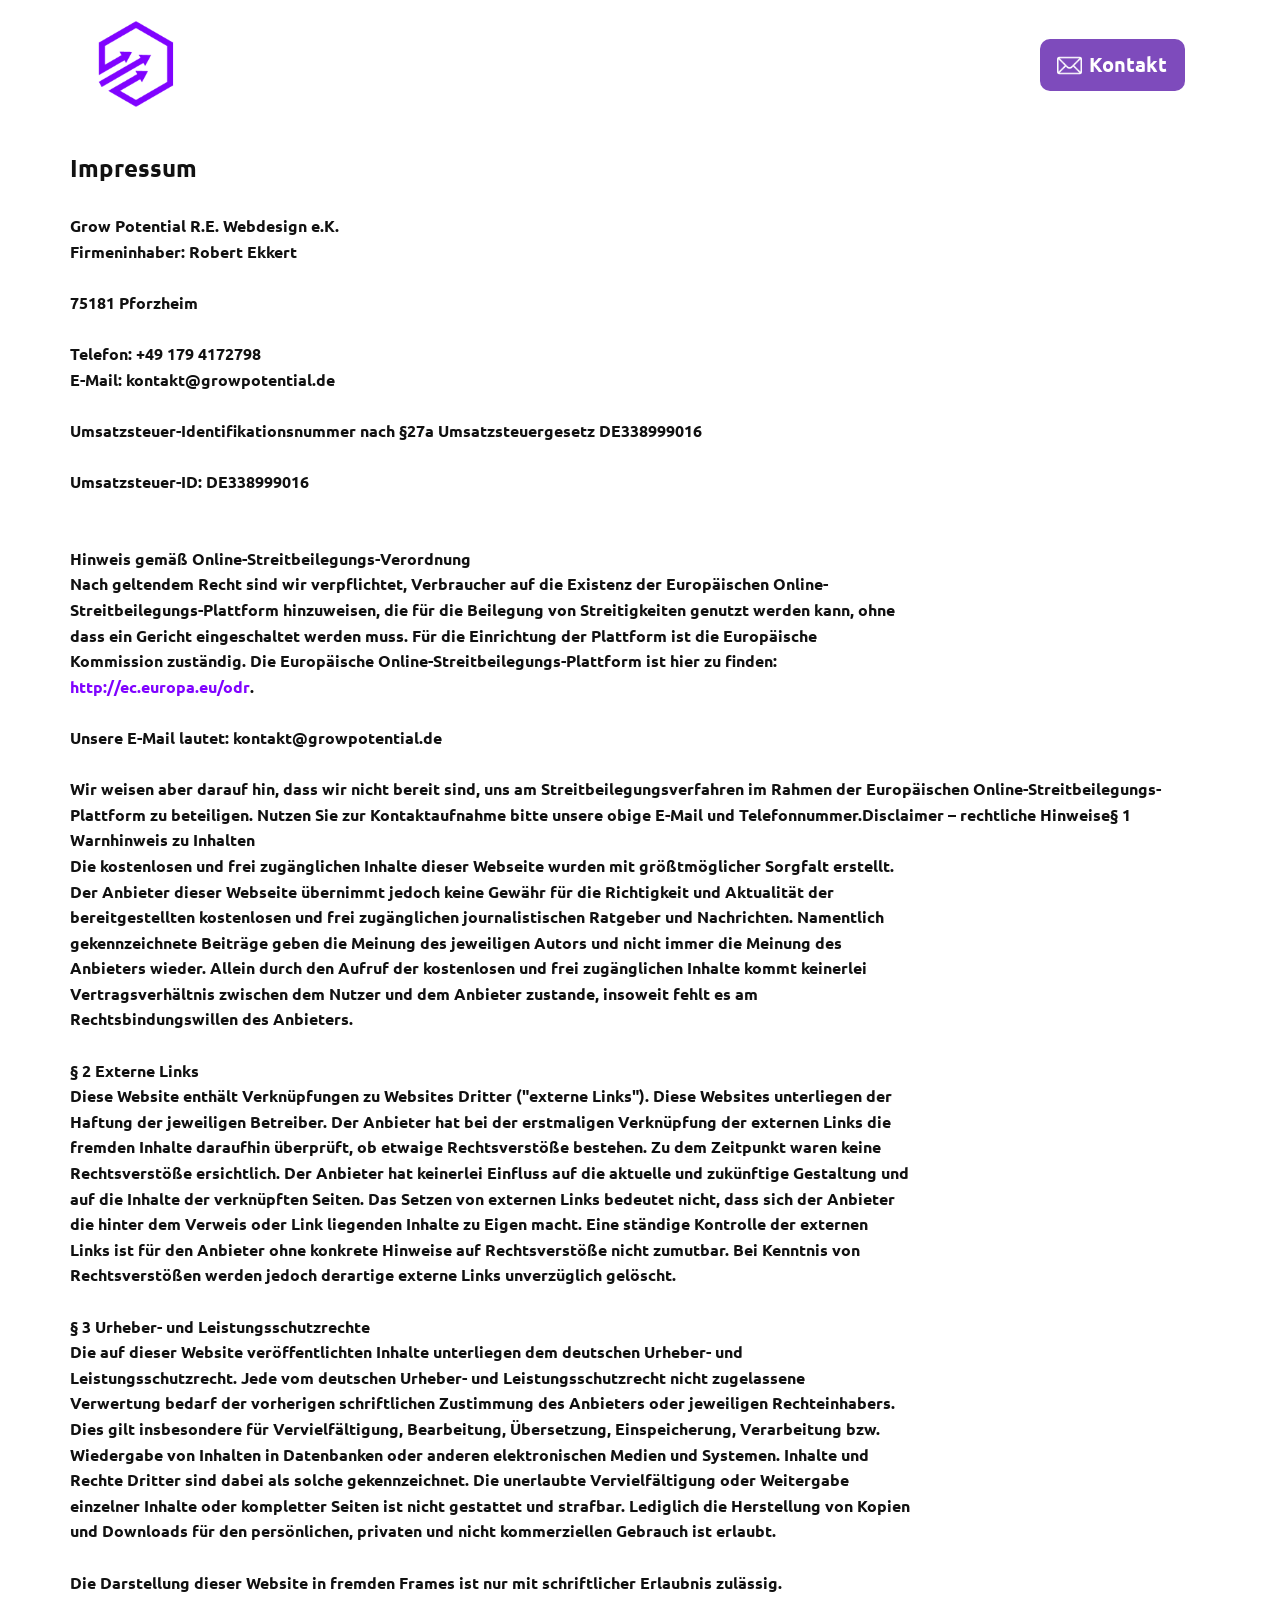
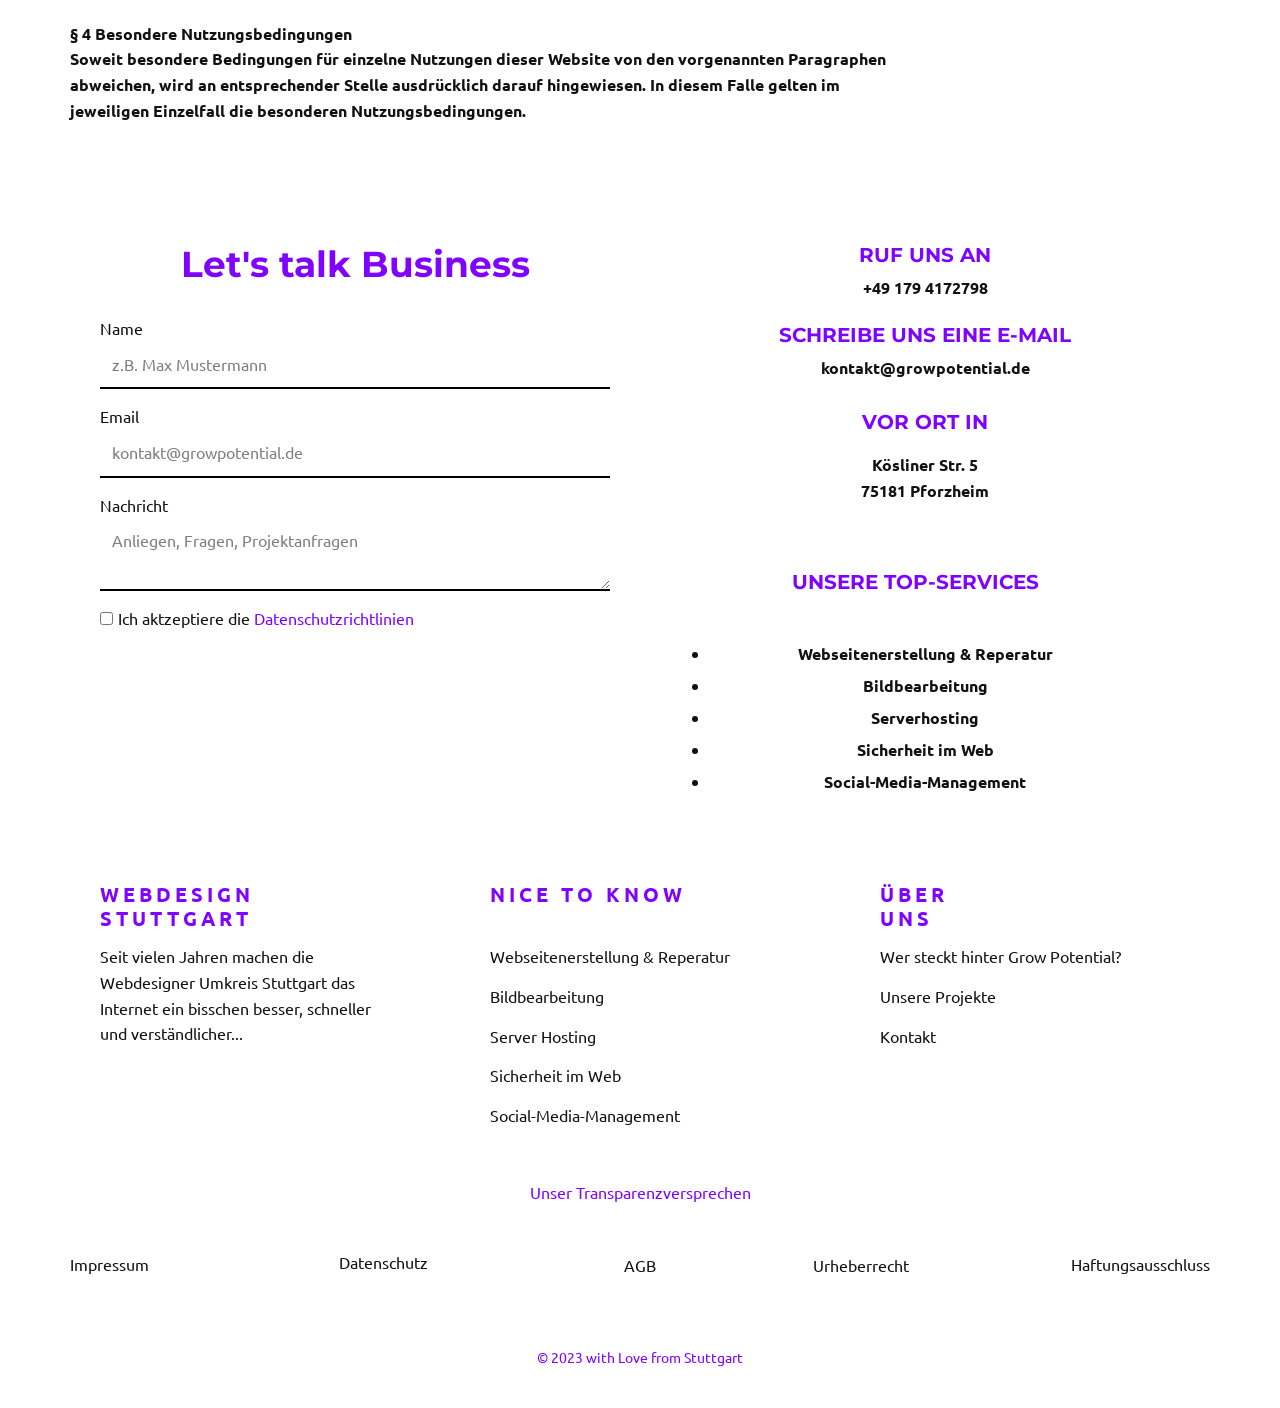
<file: Impressum.html>
<!DOCTYPE html>
<html style="font-size: 16px;" lang="de-DE"><head>
    <meta name="viewport" content="width=device-width, initial-scale=1.0">
    <meta charset="utf-8">
    <meta name="keywords" content="">
    <meta name="description" content="">
    <title>Impressum</title>
    <link rel="stylesheet" href="nicepage.css" media="screen">
<link rel="stylesheet" href="Impressum.css" media="screen">
    <script class="u-script" type="text/javascript" src="jquery.js" defer=""></script>
    <script class="u-script" type="text/javascript" src="nicepage.js" defer=""></script>
    <meta name="generator" content="GrowPotential Webdesign">
    <meta name="referrer" content="origin">
    <link rel="icon" href="images/favicon.png">
    <link id="u-theme-google-font" rel="stylesheet" href="https://fonts.googleapis.com/css?family=Montserrat:100,100i,200,200i,300,300i,400,400i,500,500i,600,600i,700,700i,800,800i,900,900i|Ubuntu:300,300i,400,400i,500,500i,700,700i">
    <link id="u-page-google-font" rel="stylesheet" href="https://fonts.googleapis.com/css?family=Ubuntu:300,300i,400,400i,500,500i,700,700i|Lato:100,100i,300,300i,400,400i,700,700i,900,900i">
    
    
    
    
    
    
    
    
    <script type="application/ld+json">{
		"@context": "http://schema.org",
		"@type": "Organization",
		"name": "GrowPotential Webdesign",
		"logo": "images/favicon.png?rand=8055"
}</script>
    <meta name="theme-color" content="#8003ff">
    <meta property="og:title" content="Impressum">
    <meta property="og:description" content="">
    <meta property="og:type" content="website">
  <script>
    function gdprConfirmed() {
        return true;
    }
    if (gdprConfirmed()) {
    document.write("\
    \
    <!-- Google Analytics -->\
    <gascript async src=\"https://www.googletagmanager.com/gtag/js?id=G-J4GH85P5CY\"></gascript>\
    <gascript>\
        window.dataLayer = window.dataLayer || [];\
        function gtag(){dataLayer.push(arguments);}\
        gtag('js', new Date());\
        gtag('config', 'G-J4GH85P5CY');\
    </gascript>\
    <!-- End Google Analytics -->\
    ".replace(/gascript/g, 'script'));
    }
    </script><script>
    function gdprConfirmed() {
        return true;
    }
    function dynamicLoadScript(src) {
        var script = document.createElement('script');
        script.src = src && typeof src === 'string' ? src : 'https://www.google.com/recaptcha/api.js?render=6LfZBDQpAAAAAEnrAy3wtXMP8q3ovz2EH6c9-pMR';
        script.async = true;
        document.body.appendChild(script);
        script.onload = function() {
            let event = new CustomEvent("recaptchaLoaded");
            document.dispatchEvent(event);
        };
    }
    document.addEventListener('DOMContentLoaded', function () {
        var confirmButton = document.querySelector('.u-cookies-consent .u-button-confirm');
        if (confirmButton) {
            confirmButton.onclick = dynamicLoadScript;
        }
    });
    </script>
    <script>
        document.addEventListener("DOMContentLoaded", function(){
            if (!gdprConfirmed()) {
                return;
            }
            dynamicLoadScript('https://www.google.com/recaptcha/enterprise.js?render=6LfZBDQpAAAAAEnrAy3wtXMP8q3ovz2EH6c9-pMR');
        });
    </script>
    <script>
        document.addEventListener("recaptchaLoaded", function() {
            if (!gdprConfirmed()) {
                return;
            }
            (function (grecaptcha, sitekey, actions) {
                var recaptcha = {
                    execute: function (action, submitFormCb) {
                        try {
                            grecaptcha.execute(
                                sitekey,
                                {action: action}
                            ).then(function (token) {
                                var forms = document.getElementsByTagName('form');

                                for (var i = 0; i < forms.length; i++) {
                                    var fields = forms[i].getElementsByTagName('input');

                                    for (var j = 0; j < fields.length; j++) {
                                        var field = fields[j];

                                        if ('recaptchaResponse' === field.getAttribute('name')) {
                                            field.setAttribute('value', token);
                                            break;
                                        }
                                    }
                                }
                                submitFormCb();
                            });
                        } catch (e) {
                            var formError = document.querySelector('.u-form-send-error');

                            if (formError) {
                                formError.innerText = 'Fehler des Website-Besitzers: ' + e.message.replace(/:[\s\S]*/, '');
                                formError.style.display = 'block';
                            }
                        }
                    },

                    executeContact: function (submitFormCb) {
                        recaptcha.execute(actions['contact'], submitFormCb);
                    }
                };

                window.recaptchaObject = recaptcha;
            })(
                
                grecaptcha.enterprise,
                '6LfZBDQpAAAAAEnrAy3wtXMP8q3ovz2EH6c9-pMR',
                {'contact': 'contact'}
            );
        });
    </script>
<meta data-intl-tel-input-cdn-path="intlTelInput/"></head>
  <body data-path-to-root="./" data-include-products="false" class="u-body u-xl-mode" data-lang="de"><header class="u-clearfix u-header u-sticky u-sticky-5d9f" id="sec-be42"><div class="u-clearfix u-sheet u-sheet-1">
        <a href="Home.html" class="u-image u-logo u-image-1" data-image-width="500" data-image-height="500" title="Home">
          <img class="u-logo-image u-logo-image-1" src="images/favicon.png?rand=8055">
        </a>
        <nav class="u-menu u-menu-one-level u-offcanvas u-menu-1" data-responsive-from="SM">
          <div class="menu-collapse" style="font-size: 1.25rem; letter-spacing: 0px; font-weight: 700;">
            <a class="u-button-style u-custom-left-right-menu-spacing u-custom-padding-bottom u-custom-text-color u-custom-text-hover-color u-custom-top-bottom-menu-spacing u-nav-link u-text-active-palette-1-base u-text-hover-palette-2-base" href="#" data-lang-de="{&quot;content&quot;:&quot;\n          <svg class=\&quot;u-svg-link\&quot; viewBox=\&quot;0 0 24 24\&quot;><use xmlns:xlink=\&quot;http://www.w3.org/1999/xlink\&quot; xlink:href=\&quot;#menu-hamburger\&quot;></use></svg>\n          <svg class=\&quot;u-svg-content\&quot; version=\&quot;1.1\&quot; id=\&quot;menu-hamburger\&quot; viewBox=\&quot;0 0 16 16\&quot; x=\&quot;0px\&quot; y=\&quot;0px\&quot; xmlns:xlink=\&quot;http://www.w3.org/1999/xlink\&quot; xmlns=\&quot;http://www.w3.org/2000/svg\&quot;><g><rect y=\&quot;1\&quot; width=\&quot;16\&quot; height=\&quot;2\&quot;></rect><rect y=\&quot;7\&quot; width=\&quot;16\&quot; height=\&quot;2\&quot;></rect><rect y=\&quot;13\&quot; width=\&quot;16\&quot; height=\&quot;2\&quot;></rect>\n</g></svg>\n        &quot;,&quot;href&quot;:&quot;#&quot;}">
              <svg class="u-svg-link" viewBox="0 0 24 24"><use xmlns:xlink="http://www.w3.org/1999/xlink" xlink:href="#menu-hamburger"></use></svg>
              <svg class="u-svg-content" version="1.1" id="menu-hamburger" viewBox="0 0 16 16" x="0px" y="0px" xmlns:xlink="http://www.w3.org/1999/xlink" xmlns="http://www.w3.org/2000/svg"><g><rect y="1" width="16" height="2"></rect><rect y="7" width="16" height="2"></rect><rect y="13" width="16" height="2"></rect>
</g></svg>
            </a>
          </div>
          <div class="u-custom-menu u-nav-container">
            <ul class="u-nav u-unstyled u-nav-1"><li class="u-nav-item"><a class="u-button-style u-nav-link u-text-active-palette-1-base u-text-hover-grey-50 u-text-white" style="padding: 10px 16px;">Warum wir?</a>
</li><li class="u-nav-item"><a class="u-button-style u-nav-link u-text-active-palette-1-base u-text-hover-grey-50 u-text-white" style="padding: 10px 16px;">Was machen wir?</a>
</li><li class="u-nav-item"><a class="u-button-style u-nav-link u-text-active-palette-1-base u-text-hover-grey-50 u-text-white" style="padding: 10px 19px 10px 16px;">Portfolio</a>
</li></ul>
          </div>
          <div class="u-custom-menu u-nav-container-collapse">
            <div class="u-black u-container-style u-inner-container-layout u-opacity u-opacity-95 u-sidenav">
              <div class="u-inner-container-layout u-sidenav-overflow">
                <div class="u-menu-close"></div>
                <ul class="u-align-center u-nav u-popupmenu-items u-unstyled u-nav-2"><li class="u-nav-item"><a class="u-button-style u-nav-link">Warum wir?</a>
</li><li class="u-nav-item"><a class="u-button-style u-nav-link">Was machen wir?</a>
</li><li class="u-nav-item"><a class="u-button-style u-nav-link">Portfolio</a>
</li></ul>
              </div>
            </div>
            <div class="u-black u-menu-overlay u-opacity u-opacity-70"></div>
          </div>
        </nav>
        <a href="tel:+12345678910" class="u-align-center u-border-none u-btn u-button-style u-custom-color-5 u-hover-feature u-hover-palette-1-base u-radius-10 u-text-active-white u-btn-1" data-lang-de="{&quot;content&quot;:&quot;<span class=\&quot;u-file-icon u-icon u-text-white u-block-control u-icon-1\&quot; style=\&quot;margin-right: 7px; font-size: 1.25em; vertical-align: -2px\&quot; data-block=\&quot;12\&quot;><img src=\&quot;images/646094-d32b5ee5.png\&quot; alt=\&quot;\&quot; data-original-src=\&quot;images/646094.png\&quot; data-color=\&quot;#000000\&quot;></span>Kontakt&quot;,&quot;href&quot;:&quot;tel:+12345678910&quot;}"><span class="u-file-icon u-icon u-text-white u-icon-1"><img src="images/646094-d32b5ee5.png" alt=""></span>Kontakt
        </a>
      </div><style class="u-sticky-style" data-style-id="5d9f">.u-sticky-fixed.u-sticky-5d9f:before, .u-body.u-sticky-fixed .u-sticky-5d9f:before {
borders: top right bottom left !important; border-color: #ffffff !important; border-width: 2px !important
}</style></header>
    <section class="cursor-hover u-clearfix u-section-1" id="sec-ec84">
      <div class="u-clearfix u-sheet u-sheet-1">
        <p class="u-text u-text-1">
          <span style="font-size: 1.5rem;"><b>Impressum</b>
          </span>
          <br>
          <br><b>Grow Potential R.E. Webdesign e.K.<br>Firmeninhaber: ​Robert Ekkert&nbsp;<br>
            <br>75181 Pforzheim<br>
            <br>Telefon: +​49 179 4172798<br>E-Mail: ​​kontakt@growpotential.de<br>
            <br></b>
          <span style="font-weight: 700;">Umsatzsteuer-Identifikationsnummer nach §27a Umsatzsteuergesetz DE338999016</span><b>
            <br>
            <br>Umsatzsteuer-ID:&nbsp;DE338999016 <br>
            <br>
            <br>Hinweis gemäß Online-Streitbeilegungs-Verordnung<br>Nach geltendem Recht sind wir verpflichtet, Verbraucher auf die Existenz der Europäischen Online-<br>Streitbeilegungs-Plattform hinzuweisen, die für die Beilegung von Streitigkeiten genutzt werden kann, ohne<br>dass ein Gericht eingeschaltet werden muss. Für die Einrichtung der Plattform ist die Europäische<br>Kommission zuständig. Die Europäische Online-Streitbeilegungs-Plattform ist hier zu finden:<br>
            <a href="http://ec.europa.eu/odr" class="u-active-none u-border-none u-btn u-button-style u-hover-none u-none u-text-palette-1-base u-btn-1">http://ec.europa.eu/odr</a>.&nbsp;<br>
            <br>Unsere E-Mail lautet:&nbsp;kontakt@growpotential.de<br>
            <br>Wir weisen aber darauf hin, dass wir nicht bereit sind, uns am Streitbeilegungsverfahren im Rahmen der Europäischen Online-Streitbeilegungs-Plattform zu beteiligen. Nutzen Sie zur Kontaktaufnahme bitte unsere obige E-Mail und Telefonnummer.Disclaimer – rechtliche Hinweise§ 1 Warnhinweis zu Inhalten<br>Die kostenlosen und frei zugänglichen Inhalte dieser Webseite wurden mit größtmöglicher Sorgfalt erstellt.<br>Der Anbieter dieser Webseite übernimmt jedoch keine Gewähr für die Richtigkeit und Aktualität der<br>bereitgestellten kostenlosen und frei zugänglichen journalistischen Ratgeber und Nachrichten. Namentlich<br>gekennzeichnete Beiträge geben die Meinung des jeweiligen Autors und nicht immer die Meinung des<br>Anbieters wieder. Allein durch den Aufruf der kostenlosen und frei zugänglichen Inhalte kommt keinerlei<br>Vertragsverhältnis zwischen dem Nutzer und dem Anbieter zustande, insoweit fehlt es am<br>Rechtsbindungswillen des Anbieters.<br>
            <br>§ 2 Externe Links<br>Diese Website enthält Verknüpfungen zu Websites Dritter ("externe Links"). Diese Websites unterliegen der<br>Haftung der jeweiligen Betreiber. Der Anbieter hat bei der erstmaligen Verknüpfung der externen Links die<br>fremden Inhalte daraufhin überprüft, ob etwaige Rechtsverstöße bestehen. Zu dem Zeitpunkt waren keine<br>Rechtsverstöße ersichtlich. Der Anbieter hat keinerlei Einfluss auf die aktuelle und zukünftige Gestaltung und<br>auf die Inhalte der verknüpften Seiten. Das Setzen von externen Links bedeutet nicht, dass sich der Anbieter<br>die hinter dem Verweis oder Link liegenden Inhalte zu Eigen macht. Eine ständige Kontrolle der externen<br>Links ist für den Anbieter ohne konkrete Hinweise auf Rechtsverstöße nicht zumutbar. Bei Kenntnis von<br>Rechtsverstößen werden jedoch derartige externe Links unverzüglich gelöscht.<br>
            <br>§ 3 Urheber- und Leistungsschutzrechte<br>Die auf dieser Website veröffentlichten Inhalte unterliegen dem deutschen Urheber- und<br>Leistungsschutzrecht. Jede vom deutschen Urheber- und Leistungsschutzrecht nicht zugelassene<br>Verwertung bedarf der vorherigen schriftlichen Zustimmung des Anbieters oder jeweiligen Rechteinhabers.<br>Dies gilt insbesondere für Vervielfältigung, Bearbeitung, Übersetzung, Einspeicherung, Verarbeitung bzw.<br>Wiedergabe von Inhalten in Datenbanken oder anderen elektronischen Medien und Systemen. Inhalte und<br>Rechte Dritter sind dabei als solche gekennzeichnet. Die unerlaubte Vervielfältigung oder Weitergabe<br>einzelner Inhalte oder kompletter Seiten ist nicht gestattet und strafbar. Lediglich die Herstellung von Kopien<br>und Downloads für den persönlichen, privaten und nicht kommerziellen Gebrauch ist erlaubt.<br>
            <br>Die Darstellung dieser Website in fremden Frames ist nur mit schriftlicher Erlaubnis zulässig.<br>
            <br>§ 4 Besondere Nutzungsbedingungen<br>Soweit besondere Bedingungen für einzelne Nutzungen dieser Website von den vorgenannten Paragraphen<br>abweichen, wird an entsprechender Stelle ausdrücklich darauf hingewiesen. In diesem Falle gelten im<br>jeweiligen Einzelfall die besonderen Nutzungsbedingungen.</b>
        </p>
      </div>
    </section>
    
    
    
    
    
    
    
    
    <footer class="u-clearfix u-footer u-white" id="sec-754b"><div class="u-clearfix u-sheet u-valign-middle u-sheet-1">
        <div class="data-layout-selected u-clearfix u-expanded-width u-gutter-0 u-layout-wrap u-layout-wrap-1">
          <div class="u-gutter-0 u-layout">
            <div class="u-layout-row">
              <div class="u-align-center u-container-style u-layout-cell u-size-30 u-layout-cell-1">
                <div class="u-container-layout u-valign-top u-container-layout-1">
                  <h6 class="u-text u-text-default u-text-palette-1-base u-text-1" data-animation-name="" data-animation-duration="0" data-animation-delay="0" data-animation-direction="" data-lang-de="Contact Us"> Let's talk Business</h6>
                  <div class="u-expanded-width u-form u-form-1">
                    <form action="https://forms.nicepagesrv.com/v2/form/process" class="u-clearfix u-form-spacing-15 u-form-vertical u-inner-form" style="padding: 0;" source="email" name="form">
                      <div class="u-form-group u-form-name">
                        <label class="u-label" data-lang-de="Name">Name</label>
                        <input type="text" placeholder="z.B. Max Mustermann" id="name-daf4" name="name" class="u-border-2 u-border-black u-border-no-left u-border-no-right u-border-no-top u-input u-input-rectangle" required="" data-lang-de="Enter your Name">
                      </div>
                      <div class="u-form-email u-form-group">
                        <label class="u-label" data-lang-de="Email">Email</label>
                        <input type="email" placeholder="kontakt@growpotential.de" id="email-daf4" name="email" class="u-border-2 u-border-black u-border-no-left u-border-no-right u-border-no-top u-input u-input-rectangle" required="" data-lang-de="Enter a valid email address">
                      </div>
                      <div class="u-form-group u-form-message">
                        <label class="u-label" data-lang-de="Message">Nachricht</label>
                        <textarea id="message-daf4" name="message" class="u-border-2 u-border-black u-border-no-left u-border-no-right u-border-no-top u-input u-input-rectangle" required="" data-lang-de="" placeholder="Anliegen, Fragen, Projektanfragen"></textarea>
                      </div>
                      <div class="u-form-agree u-form-group u-form-group-4">
                        <label class="u-field-label" data-lang-de=""></label>
                        <input type="checkbox" id="agree-f183" name="agree" class="u-agree-checkbox u-field-input" required="">
                        <label class="u-field-label" style="" data-lang-de="I accept the <a href=&quot;#&quot;>Terms of Service</a>">Ich aktzeptiere die <a href="#">Datenschutzrichtlinien</a>
                        </label>
                      </div>
                      <div class="u-align-left u-form-group u-form-submit">
                        <a href="#" class="u-active-palette-2-light-2 u-align-center u-btn u-btn-submit u-button-style u-hover-custom-color-6 u-hover-feature u-palette-1-base u-radius-10 u-text-active-white u-text-hover-white u-btn-1" data-lang-de="{&quot;content&quot;:&quot;Submit&quot;,&quot;href&quot;:&quot;#&quot;}" data-animation-name="customAnimationIn" data-animation-duration="1000" data-animation-delay="0">Absenden</a>
                        <input type="submit" value="submit" class="u-form-control-hidden">
                      </div>
                      <div class="u-form-send-message u-form-send-success" data-lang-de="
            Thank you! Your message has been sent.
        "> Thank you! Your message has been sent. </div>
                      <div class="u-form-send-error u-form-send-message" data-lang-de="
            Unable to send your message. Please fix errors then try again.
        "> Unable to send your message. Please fix errors then try again. </div>
                      <input type="hidden" value="" name="recaptchaResponse">
                      <input type="hidden" name="formServices" value="7276db46-cddc-3fde-ff53-1950ef16171d">
                      <input type="hidden" name="siteKey" value="6LfZBDQpAAAAAEnrAy3wtXMP8q3ovz2EH6c9-pMR">
                    </form>
                  </div>
                </div>
              </div>
              <div class="u-align-center u-container-style u-layout-cell u-shape-rectangle u-size-30 u-layout-cell-2">
                <div class="u-container-layout u-container-layout-2">
                  <h6 class="u-align-center u-text u-text-palette-2-base u-text-2" data-lang-de="call us">Ruf uns an</h6>
                  <p class="u-align-center u-text u-text-3" data-lang-de="1 (234) 567-891<br>1 (234) 987-654">+49 179 4172798</p>
                  <h6 class="u-align-center u-text u-text-palette-2-base u-text-4" data-lang-de="call us">Schreibe uns eine E-Mail</h6>
                  <p class="u-align-center u-text u-text-5" data-lang-de="1 (234) 567-891<br>1 (234) 987-654">kontakt@growpotential.de</p>
                  <h6 class="u-align-center u-text u-text-palette-2-base u-text-6" data-lang-de="location">Vor Ort in</h6>
                  <p class="u-align-center u-text u-text-7" data-lang-de="121 Rock Sreet, 21 Avenue,<br>New York, NY 92103-9000">Kösliner Str. 5<br>75181 Pforzheim
                  </p>
                  <h6 class="u-align-center u-text u-text-palette-2-base u-text-8" data-lang-de="Our top services">Unsere Top-Services</h6>
                  <ul data-lang-de="<li><div class=&quot;u-list-icon hidden&quot;></div>Local transfers
</li><li><div class=&quot;u-list-icon hidden&quot;></div>Airport Transfers
</li><li><div class=&quot;u-list-icon hidden&quot;></div>Excursions and Tours</li>" class="u-align-center u-text u-text-9">
                    <li> Webseitenerstellung &amp; Reperatur </li>
                    <li> Bildbearbeitung</li>
                    <li> Serverhosting</li>
                    <li>Sicherheit im Web</li>
                    <li>Social-Media-Management</li>
                  </ul>
                </div>
              </div>
            </div>
          </div>
        </div>
        <div class="data-layout-selected u-clearfix u-expanded-width u-gutter-30 u-layout-wrap u-layout-wrap-2">
          <div class="u-gutter-0 u-layout">
            <div class="u-layout-row">
              <div class="u-align-center-md u-align-center-sm u-align-center-xs u-align-left-lg u-align-left-xl u-container-style u-layout-cell u-left-cell u-size-20 u-layout-cell-3">
                <div class="u-container-layout u-valign-top u-container-layout-3">
                  <h5 class="u-align-center-sm u-align-center-xs u-custom-font u-text u-text-default u-text-font u-text-palette-2-base u-text-10"> Webdesign Stuttgart<span style="font-weight: 400;"></span>
                  </h5>
                  <p class="u-align-center-sm u-align-center-xs u-text u-text-default u-text-11"> Seit vielen Jahren machen die Webdesigner Umkreis Stuttgart das Internet ein bisschen besser, schneller und verständlicher...</p>
                </div>
              </div>
              <div class="u-align-center-md u-align-center-sm u-align-center-xs u-align-left-lg u-align-left-xl u-container-style u-layout-cell u-size-20 u-layout-cell-4">
                <div class="u-container-layout u-container-layout-4">
                  <h5 class="u-align-center-sm u-align-center-xs u-custom-font u-text u-text-default u-text-font u-text-palette-1-base u-text-12">Nice to know</h5>
                  <p class="u-text u-text-default u-text-13">Webseitenerstellung &amp; Reperatur</p>
                  <p class="u-text u-text-default u-text-14">Bildbearbeitung</p>
                  <p class="u-text u-text-default u-text-15">Server Hosting</p>
                  <p class="u-text u-text-default u-text-16">Sicherheit im Web</p>
                  <p class="u-text u-text-default u-text-17">Social-Media-Management</p>
                </div>
              </div>
              <div class="u-align-center-md u-align-center-sm u-align-center-xs u-align-left-lg u-align-left-xl u-container-style u-layout-cell u-right-cell u-size-20 u-layout-cell-5">
                <div class="u-container-layout u-valign-top u-container-layout-5">
                  <h5 class="u-align-center-sm u-align-center-xs u-custom-font u-text u-text-default-lg u-text-default-xl u-text-font u-text-palette-1-base u-text-18">Über&nbsp;<br>uns
                  </h5><!--position-->
                  <div data-position="" class="u-position u-position-1"><!--block-->
                    <div class="u-block">
                      <div class="u-block-container u-clearfix"></div>
                    </div><!--/block-->
                  </div><!--/position-->
                  <p class="u-align-center-sm u-align-center-xs u-text u-text-default u-text-19">Wer steckt hinter Grow Potential?</p>
                  <p class="u-align-center-sm u-align-center-xs u-text u-text-default-lg u-text-default-xl u-text-20">Unsere Projekte</p>
                  <p class="u-align-center-sm u-align-center-xs u-text u-text-default-lg u-text-default-xl u-text-21">Kontakt</p>
                </div>
              </div>
            </div>
          </div>
        </div>
        <p class="u-hover-feature u-text u-text-default u-text-palette-1-base u-text-22">Unser Transparenzversprechen</p>
        <p class="u-text u-text-default u-text-23">Datenschutz</p>
        <p class="u-text u-text-default u-text-24">Impressum</p>
        <p class="u-text u-text-default u-text-25">Haftungsausschluss</p>
        <p class="u-text u-text-default u-text-26">Urheberrecht</p>
        <p class="u-text u-text-default u-text-27">AGB</p>
        <p class="u-align-center u-hover-feature u-small-text u-text u-text-palette-2-base u-text-variant u-text-28" data-lang-de="Beispiel Fußtext"> © 2023 with Love from Stuttgart</p>
      </div></footer>
  
</body></html>
</file>
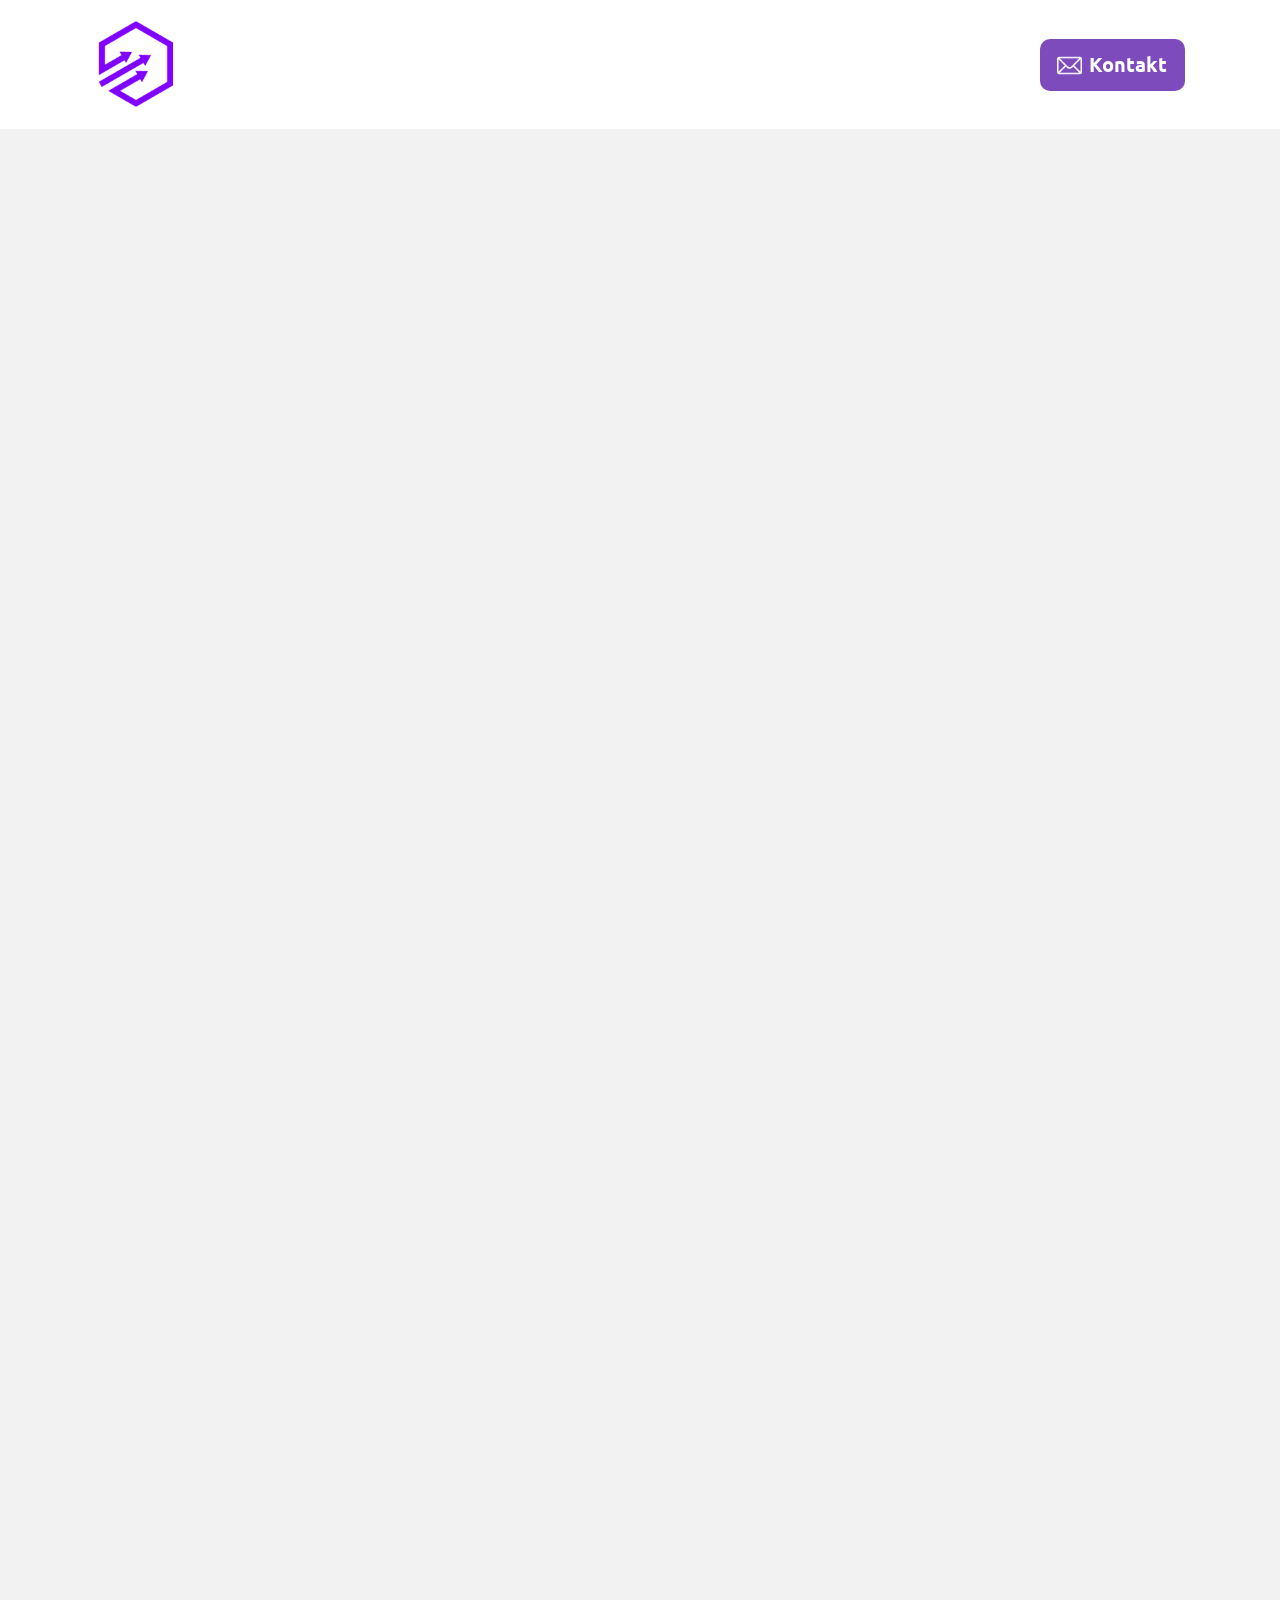
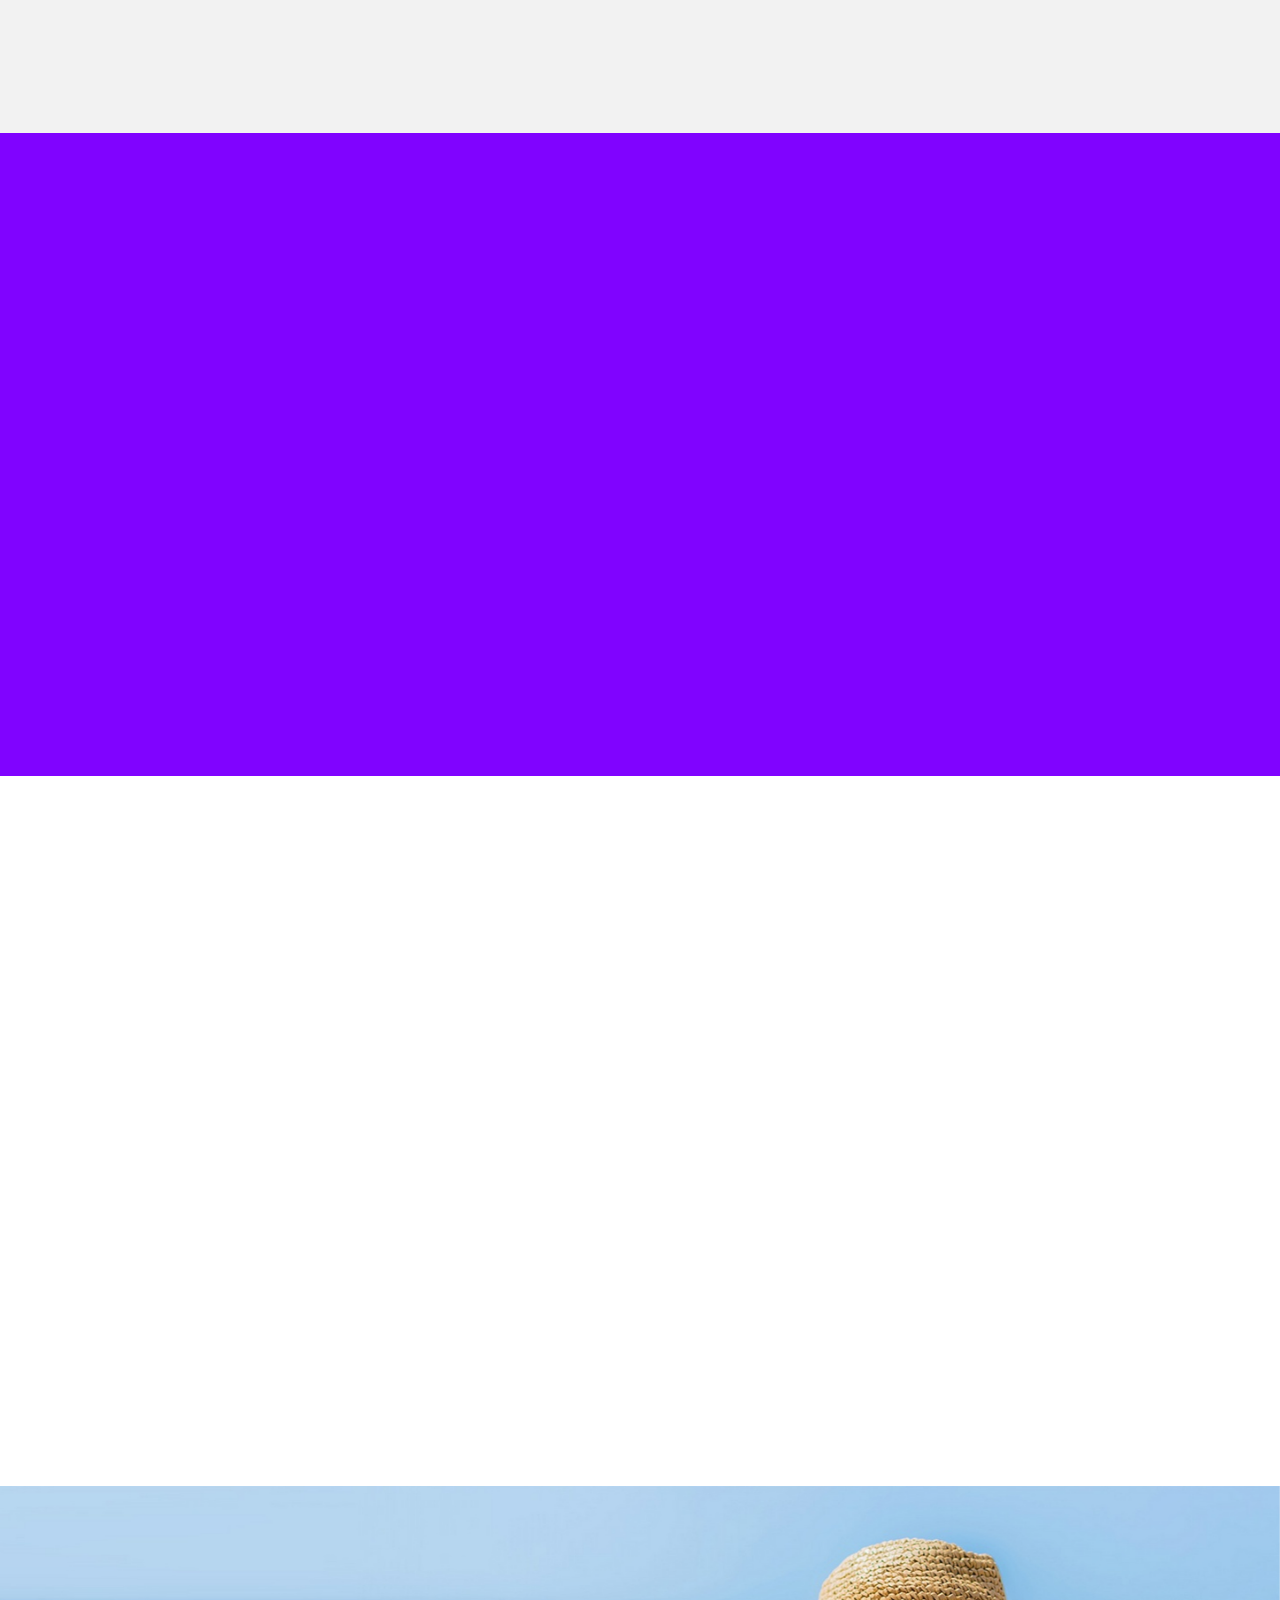
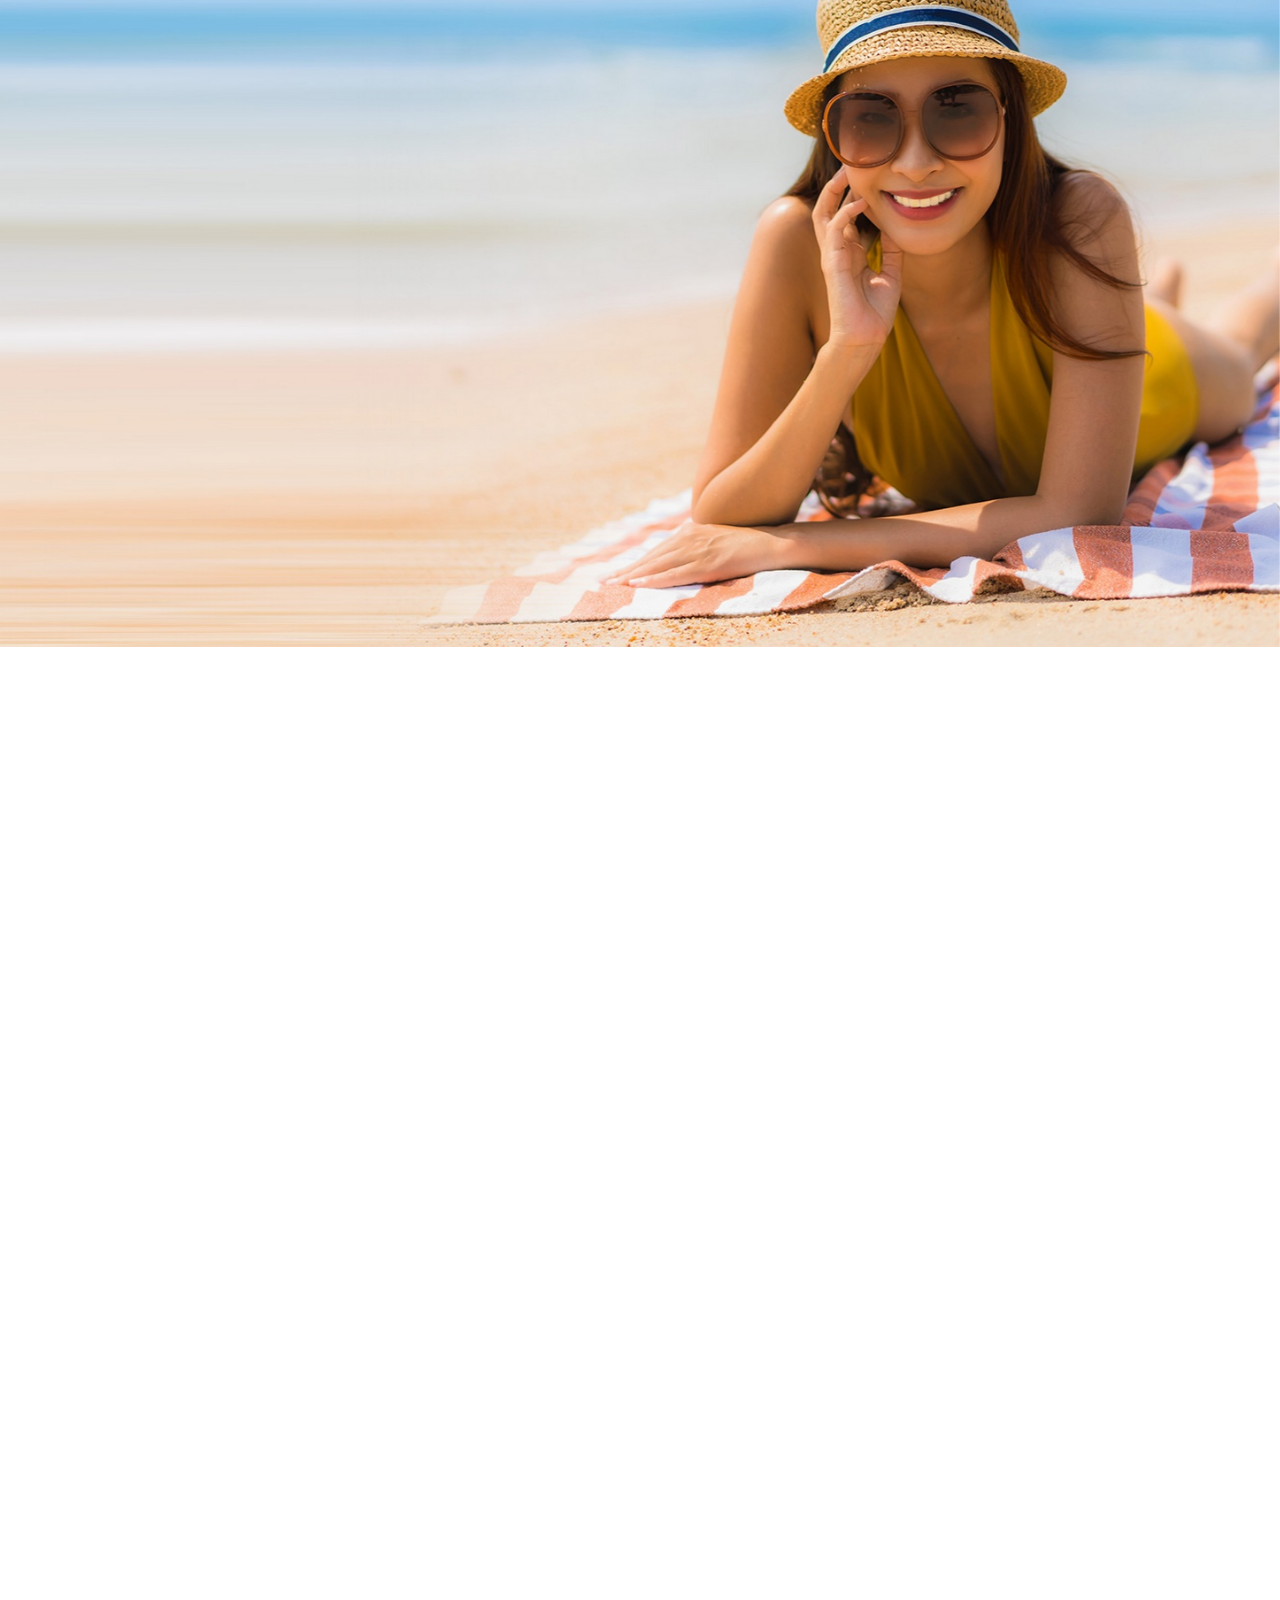
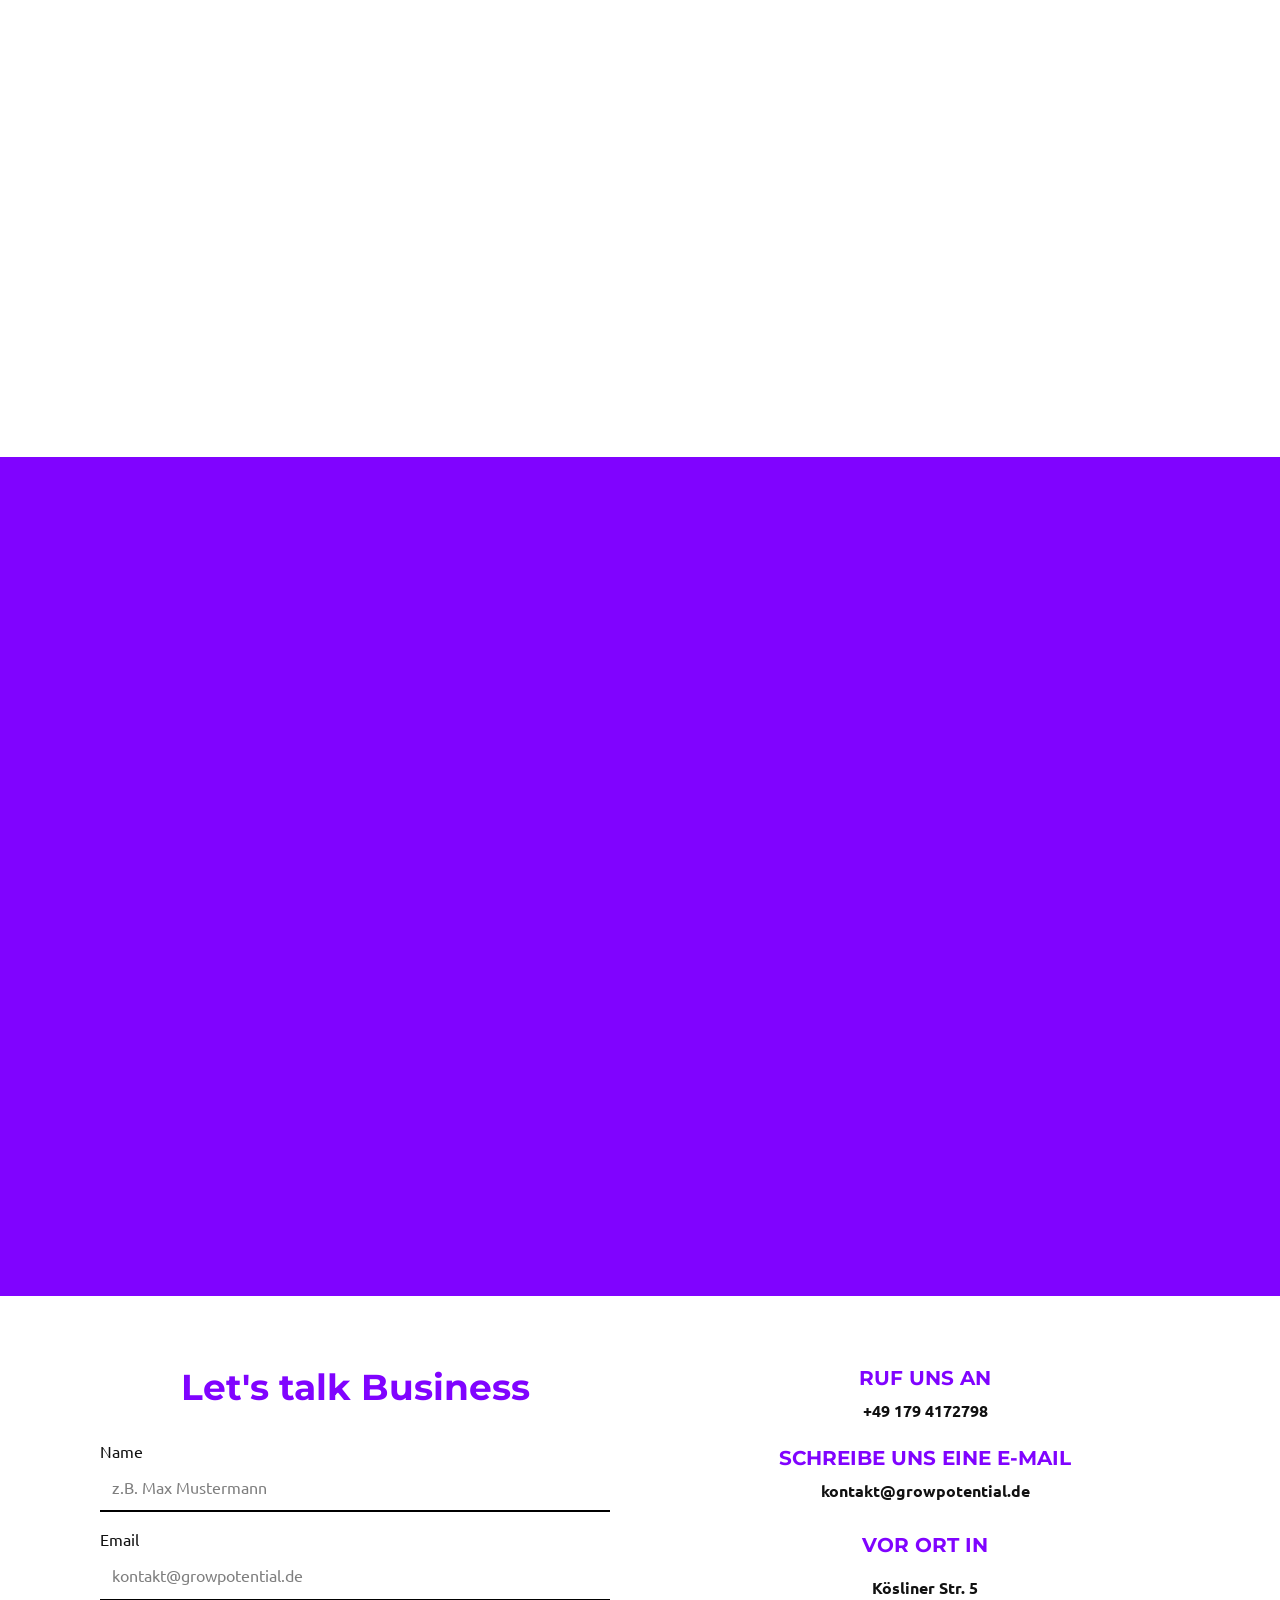
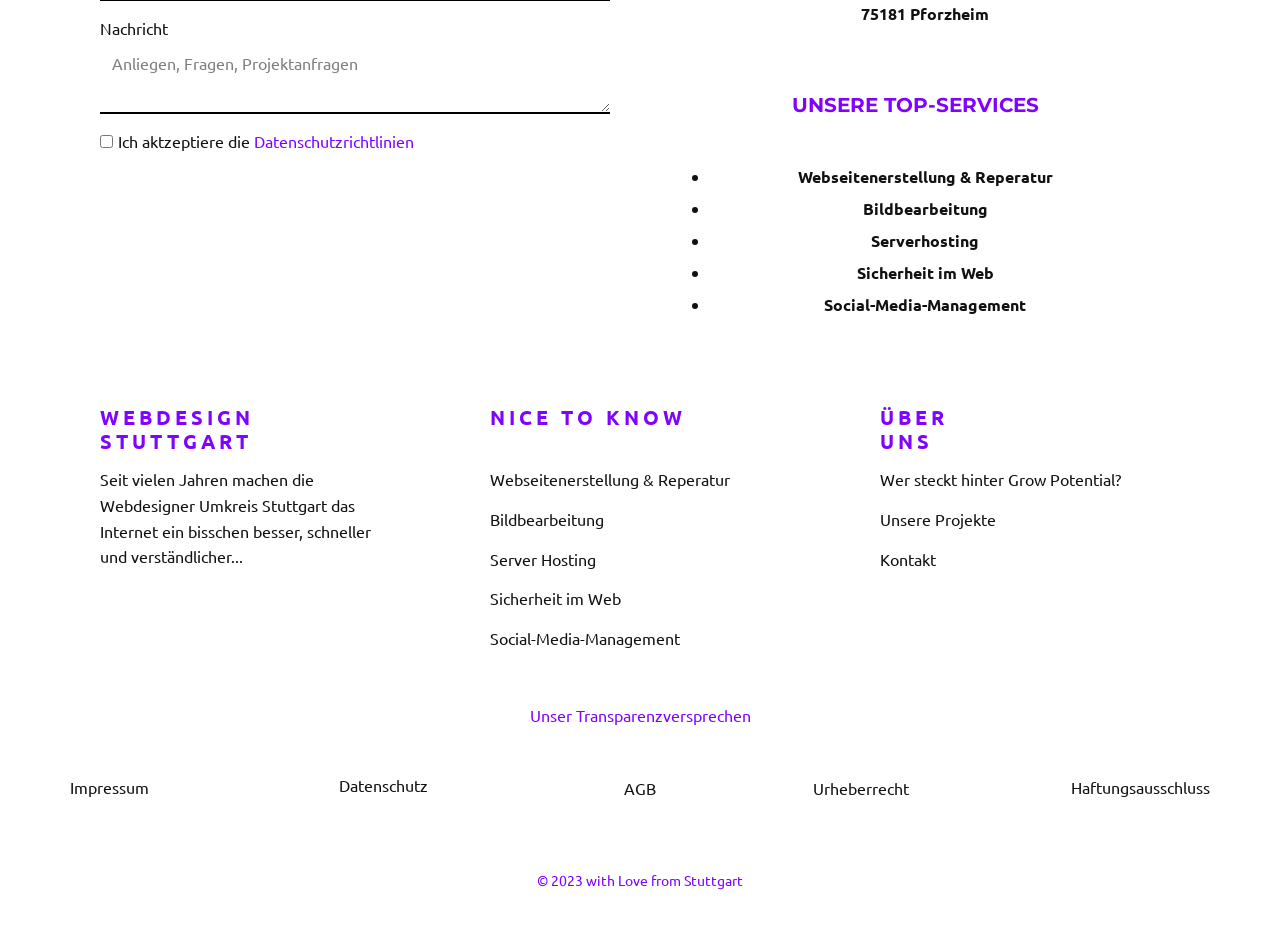
<file: Karriere.html>
<!DOCTYPE html>
<html style="font-size: 16px;" lang="de-DE"><head>
    <meta name="viewport" content="width=device-width, initial-scale=1.0">
    <meta charset="utf-8">
    <meta name="keywords" content="​Get more out of your travel, ​Popular Travel Destinations&amp;amp; Types, ​Next-level travel powered by tech and the human touch, Active Tours, ​Designed for every type of traveler, ​Destinations near and far, we do it all, ​Connecting with nature as you travel">
    <meta name="description" content="">
    <title>Karriere</title>
    <link rel="stylesheet" href="nicepage.css" media="screen">
<link rel="stylesheet" href="Karriere.css" media="screen">
    <script class="u-script" type="text/javascript" src="jquery.js" defer=""></script>
    <script class="u-script" type="text/javascript" src="nicepage.js" defer=""></script>
    <meta name="generator" content="GrowPotential Webdesign">
    <meta name="referrer" content="origin">
    <link rel="icon" href="images/favicon.png">
    <link id="u-theme-google-font" rel="stylesheet" href="https://fonts.googleapis.com/css?family=Montserrat:100,100i,200,200i,300,300i,400,400i,500,500i,600,600i,700,700i,800,800i,900,900i|Ubuntu:300,300i,400,400i,500,500i,700,700i">
    <link id="u-page-google-font" rel="stylesheet" href="https://fonts.googleapis.com/css?family=Lato:100,100i,300,300i,400,400i,700,700i,900,900i|Montserrat:100,100i,200,200i,300,300i,400,400i,500,500i,600,600i,700,700i,800,800i,900,900i|Montserrat:100,100i,200,200i,300,300i,400,400i,500,500i,600,600i,700,700i,800,800i,900,900i|Ubuntu:300,300i,400,400i,500,500i,700,700i">
    
    
    
    
    
    
    
    
    
    
    
    
    
    
    
    <script type="application/ld+json">{
		"@context": "http://schema.org",
		"@type": "Organization",
		"name": "GrowPotential Webdesign",
		"logo": "images/favicon.png?rand=8055"
}</script>
    <meta name="theme-color" content="#8003ff">
    <meta property="og:title" content="Karriere">
    <meta property="og:description" content="">
    <meta property="og:type" content="website">
  <script>
    function gdprConfirmed() {
        return true;
    }
    if (gdprConfirmed()) {
    document.write("\
    \
    <!-- Google Analytics -->\
    <gascript async src=\"https://www.googletagmanager.com/gtag/js?id=G-J4GH85P5CY\"></gascript>\
    <gascript>\
        window.dataLayer = window.dataLayer || [];\
        function gtag(){dataLayer.push(arguments);}\
        gtag('js', new Date());\
        gtag('config', 'G-J4GH85P5CY');\
    </gascript>\
    <!-- End Google Analytics -->\
    ".replace(/gascript/g, 'script'));
    }
    </script><script>
    function gdprConfirmed() {
        return true;
    }
    function dynamicLoadScript(src) {
        var script = document.createElement('script');
        script.src = src && typeof src === 'string' ? src : 'https://www.google.com/recaptcha/api.js?render=6LfZBDQpAAAAAEnrAy3wtXMP8q3ovz2EH6c9-pMR';
        script.async = true;
        document.body.appendChild(script);
        script.onload = function() {
            let event = new CustomEvent("recaptchaLoaded");
            document.dispatchEvent(event);
        };
    }
    document.addEventListener('DOMContentLoaded', function () {
        var confirmButton = document.querySelector('.u-cookies-consent .u-button-confirm');
        if (confirmButton) {
            confirmButton.onclick = dynamicLoadScript;
        }
    });
    </script>
    <script>
        document.addEventListener("DOMContentLoaded", function(){
            if (!gdprConfirmed()) {
                return;
            }
            dynamicLoadScript('https://www.google.com/recaptcha/enterprise.js?render=6LfZBDQpAAAAAEnrAy3wtXMP8q3ovz2EH6c9-pMR');
        });
    </script>
    <script>
        document.addEventListener("recaptchaLoaded", function() {
            if (!gdprConfirmed()) {
                return;
            }
            (function (grecaptcha, sitekey, actions) {
                var recaptcha = {
                    execute: function (action, submitFormCb) {
                        try {
                            grecaptcha.execute(
                                sitekey,
                                {action: action}
                            ).then(function (token) {
                                var forms = document.getElementsByTagName('form');

                                for (var i = 0; i < forms.length; i++) {
                                    var fields = forms[i].getElementsByTagName('input');

                                    for (var j = 0; j < fields.length; j++) {
                                        var field = fields[j];

                                        if ('recaptchaResponse' === field.getAttribute('name')) {
                                            field.setAttribute('value', token);
                                            break;
                                        }
                                    }
                                }
                                submitFormCb();
                            });
                        } catch (e) {
                            var formError = document.querySelector('.u-form-send-error');

                            if (formError) {
                                formError.innerText = 'Fehler des Website-Besitzers: ' + e.message.replace(/:[\s\S]*/, '');
                                formError.style.display = 'block';
                            }
                        }
                    },

                    executeContact: function (submitFormCb) {
                        recaptcha.execute(actions['contact'], submitFormCb);
                    }
                };

                window.recaptchaObject = recaptcha;
            })(
                
                grecaptcha.enterprise,
                '6LfZBDQpAAAAAEnrAy3wtXMP8q3ovz2EH6c9-pMR',
                {'contact': 'contact'}
            );
        });
    </script>
<meta data-intl-tel-input-cdn-path="intlTelInput/"></head>
  <body data-path-to-root="./" data-include-products="false" class="u-body u-xl-mode" data-lang="de"><header class="u-clearfix u-header u-sticky u-sticky-5d9f" id="sec-be42"><div class="u-clearfix u-sheet u-sheet-1">
        <a href="Home.html" class="u-image u-logo u-image-1" data-image-width="500" data-image-height="500" title="Home">
          <img class="u-logo-image u-logo-image-1" src="images/favicon.png?rand=8055">
        </a>
        <nav class="u-menu u-menu-one-level u-offcanvas u-menu-1" data-responsive-from="SM">
          <div class="menu-collapse" style="font-size: 1.25rem; letter-spacing: 0px; font-weight: 700;">
            <a class="u-button-style u-custom-left-right-menu-spacing u-custom-padding-bottom u-custom-text-color u-custom-text-hover-color u-custom-top-bottom-menu-spacing u-nav-link u-text-active-palette-1-base u-text-hover-palette-2-base" href="#" data-lang-de="{&quot;content&quot;:&quot;\n          <svg class=\&quot;u-svg-link\&quot; viewBox=\&quot;0 0 24 24\&quot;><use xmlns:xlink=\&quot;http://www.w3.org/1999/xlink\&quot; xlink:href=\&quot;#menu-hamburger\&quot;></use></svg>\n          <svg class=\&quot;u-svg-content\&quot; version=\&quot;1.1\&quot; id=\&quot;menu-hamburger\&quot; viewBox=\&quot;0 0 16 16\&quot; x=\&quot;0px\&quot; y=\&quot;0px\&quot; xmlns:xlink=\&quot;http://www.w3.org/1999/xlink\&quot; xmlns=\&quot;http://www.w3.org/2000/svg\&quot;><g><rect y=\&quot;1\&quot; width=\&quot;16\&quot; height=\&quot;2\&quot;></rect><rect y=\&quot;7\&quot; width=\&quot;16\&quot; height=\&quot;2\&quot;></rect><rect y=\&quot;13\&quot; width=\&quot;16\&quot; height=\&quot;2\&quot;></rect>\n</g></svg>\n        &quot;,&quot;href&quot;:&quot;#&quot;}">
              <svg class="u-svg-link" viewBox="0 0 24 24"><use xmlns:xlink="http://www.w3.org/1999/xlink" xlink:href="#menu-hamburger"></use></svg>
              <svg class="u-svg-content" version="1.1" id="menu-hamburger" viewBox="0 0 16 16" x="0px" y="0px" xmlns:xlink="http://www.w3.org/1999/xlink" xmlns="http://www.w3.org/2000/svg"><g><rect y="1" width="16" height="2"></rect><rect y="7" width="16" height="2"></rect><rect y="13" width="16" height="2"></rect>
</g></svg>
            </a>
          </div>
          <div class="u-custom-menu u-nav-container">
            <ul class="u-nav u-unstyled u-nav-1"><li class="u-nav-item"><a class="u-button-style u-nav-link u-text-active-palette-1-base u-text-hover-grey-50 u-text-white" style="padding: 10px 16px;">Warum wir?</a>
</li><li class="u-nav-item"><a class="u-button-style u-nav-link u-text-active-palette-1-base u-text-hover-grey-50 u-text-white" style="padding: 10px 16px;">Was machen wir?</a>
</li><li class="u-nav-item"><a class="u-button-style u-nav-link u-text-active-palette-1-base u-text-hover-grey-50 u-text-white" style="padding: 10px 19px 10px 16px;">Portfolio</a>
</li></ul>
          </div>
          <div class="u-custom-menu u-nav-container-collapse">
            <div class="u-black u-container-style u-inner-container-layout u-opacity u-opacity-95 u-sidenav">
              <div class="u-inner-container-layout u-sidenav-overflow">
                <div class="u-menu-close"></div>
                <ul class="u-align-center u-nav u-popupmenu-items u-unstyled u-nav-2"><li class="u-nav-item"><a class="u-button-style u-nav-link">Warum wir?</a>
</li><li class="u-nav-item"><a class="u-button-style u-nav-link">Was machen wir?</a>
</li><li class="u-nav-item"><a class="u-button-style u-nav-link">Portfolio</a>
</li></ul>
              </div>
            </div>
            <div class="u-black u-menu-overlay u-opacity u-opacity-70"></div>
          </div>
        </nav>
        <a href="tel:+12345678910" class="u-align-center u-border-none u-btn u-button-style u-custom-color-5 u-hover-feature u-hover-palette-1-base u-radius-10 u-text-active-white u-btn-1" data-lang-de="{&quot;content&quot;:&quot;<span class=\&quot;u-file-icon u-icon u-text-white u-block-control u-icon-1\&quot; style=\&quot;margin-right: 7px; font-size: 1.25em; vertical-align: -2px\&quot; data-block=\&quot;12\&quot;><img src=\&quot;images/646094-d32b5ee5.png\&quot; alt=\&quot;\&quot; data-original-src=\&quot;images/646094.png\&quot; data-color=\&quot;#000000\&quot;></span>Kontakt&quot;,&quot;href&quot;:&quot;tel:+12345678910&quot;}"><span class="u-file-icon u-icon u-text-white u-icon-1"><img src="images/646094-d32b5ee5.png" alt=""></span>Kontakt
        </a>
      </div><style class="u-sticky-style" data-style-id="5d9f">.u-sticky-fixed.u-sticky-5d9f:before, .u-body.u-sticky-fixed .u-sticky-5d9f:before {
borders: top right bottom left !important; border-color: #ffffff !important; border-width: 2px !important
}</style></header> 
    <section class="u-clearfix u-grey-5 u-section-1" id="sec-28a0">
      <div class="u-expanded-width u-palette-1-base u-shape u-shape-rectangle u-shape-1" data-animation-name="customAnimationIn" data-animation-duration="1500" data-animation-delay="250"></div>
      <img src="images/young-attractive-smiling-happy-man-woman-sunglasses-sitting-5.jpg" alt="" class="u-image u-image-round u-radius-50 u-image-1" data-image-width="1300" data-image-height="867" data-animation-name="customAnimationIn" data-animation-duration="1750" data-animation-delay="500">
      <div class="u-align-left u-container-align-left u-container-style u-group u-radius-50 u-shape-round u-white u-group-1" data-animation-name="customAnimationIn" data-animation-duration="1500" data-animation-delay="500">
        <div class="u-container-layout u-valign-middle u-container-layout-1">
          <h5 class="u-align-left u-text u-text-default u-text-1">travel agency<br>
          </h5>
          <h1 class="u-align-left u-text u-text-palette-2-base u-text-2"> Get more out of your travel </h1>
          <p class="u-align-left u-text u-text-3">Image from <a href="https://www.freepik.com" class="u-active-none u-border-1 u-border-active-palette-2-base u-border-black u-border-hover-palette-2-base u-border-no-left u-border-no-right u-border-no-top u-btn u-button-link u-button-style u-hover-none u-none u-text-body-color u-btn-1" target="_blank">Freepik</a>
          </p>
          <a href="https://nicepage.com/k/birthday-html-templates" class="u-active-palette-2-base u-align-left u-border-none u-btn u-btn-round u-button-style u-hover-palette-2-base u-palette-1-base u-radius-50 u-text-active-white u-text-body-alt-color u-text-hover-white u-btn-2">learn more</a>
        </div>
      </div>
    </section>
    <section class="u-align-center u-clearfix u-container-align-center u-grey-5 u-section-2" id="sec-9ae1">
      <div class="u-clearfix u-sheet u-valign-middle u-sheet-1">
        <h2 class="u-align-center u-text u-text-1" data-animation-name="customAnimationIn" data-animation-duration="1750" data-animation-delay="250"> Popular Travel Destinations<br>&amp; Types
        </h2>
        <p class="u-align-center u-text u-text-2" data-animation-name="customAnimationIn" data-animation-duration="1250" data-animation-delay="250"> Browse the topics below to find travel agents who are experts on that destination or travel style. </p>
        <div class="u-expanded-width u-list u-list-1">
          <div class="u-repeater u-repeater-1">
            <div class="u-align-center u-container-style u-image u-image-round u-list-item u-radius-50 u-repeater-item u-shading u-shape-round u-image-1" data-animation-name="customAnimationIn" data-animation-duration="1750" data-animation-direction="" data-animation-delay="500" data-image-width="407" data-image-height="407">
              <div class="u-container-layout u-similar-container u-valign-bottom u-container-layout-1">
                <div class="u-bottom-left-radius-50 u-bottom-right-radius-50 u-container-style u-expanded-width u-gradient u-group u-shape-round u-group-1">
                  <div class="u-container-layout u-valign-middle u-container-layout-2">
                    <h4 class="u-align-center u-custom-font u-font-montserrat u-text u-text-body-alt-color u-text-3">Bora Bora</h4>
                  </div>
                </div>
              </div>
            </div>
            <div class="u-align-center u-container-style u-image u-image-round u-list-item u-radius-50 u-repeater-item u-shading u-shape-round u-image-2" data-animation-name="customAnimationIn" data-animation-duration="1750" data-animation-direction="" data-animation-delay="500" data-image-width="740" data-image-height="987">
              <div class="u-container-layout u-similar-container u-valign-bottom u-container-layout-3">
                <div class="u-bottom-left-radius-50 u-bottom-right-radius-50 u-container-align-center u-container-style u-expanded-width u-gradient u-group u-shape-round u-group-2">
                  <div class="u-container-layout u-valign-middle u-container-layout-4">
                    <h4 class="u-align-center u-custom-font u-font-montserrat u-text u-text-body-alt-color u-text-4"> Costa Rica</h4>
                  </div>
                </div>
              </div>
            </div>
            <div class="u-align-center u-container-style u-image u-image-round u-list-item u-radius-50 u-repeater-item u-shading u-shape-round u-image-3" data-animation-name="customAnimationIn" data-animation-duration="1750" data-animation-direction="" data-animation-delay="500" data-image-width="1380" data-image-height="776">
              <div class="u-container-layout u-similar-container u-valign-bottom u-container-layout-5">
                <div class="u-bottom-left-radius-50 u-bottom-right-radius-50 u-container-align-center u-container-style u-expanded-width u-gradient u-group u-shape-round u-group-3">
                  <div class="u-container-layout u-valign-middle u-container-layout-6">
                    <h4 class="u-align-center u-custom-font u-font-montserrat u-text u-text-body-alt-color u-text-5"> Tokyo</h4>
                  </div>
                </div>
              </div>
            </div>
            <div class="u-align-center u-container-style u-image u-image-round u-list-item u-radius-50 u-repeater-item u-shading u-shape-round u-image-4" data-animation-name="customAnimationIn" data-animation-duration="1750" data-animation-direction="" data-animation-delay="500" data-image-width="407" data-image-height="407">
              <div class="u-container-layout u-similar-container u-valign-bottom u-container-layout-7">
                <div class="u-bottom-left-radius-50 u-bottom-right-radius-50 u-container-align-center u-container-style u-expanded-width u-gradient u-group u-shape-round u-group-4">
                  <div class="u-container-layout u-valign-middle u-container-layout-8">
                    <h4 class="u-align-center u-custom-font u-font-montserrat u-text u-text-body-alt-color u-text-6">Indonesia</h4>
                  </div>
                </div>
              </div>
            </div>
            <div class="u-align-center u-container-style u-image u-image-round u-list-item u-radius-50 u-repeater-item u-shading u-shape-round u-image-5" data-animation-name="customAnimationIn" data-animation-duration="1750" data-animation-direction="" data-animation-delay="750" data-image-width="740" data-image-height="1110">
              <div class="u-container-layout u-similar-container u-valign-bottom u-container-layout-9">
                <div class="u-bottom-left-radius-50 u-bottom-right-radius-50 u-container-align-center u-container-style u-expanded-width u-gradient u-group u-shape-round u-group-5">
                  <div class="u-container-layout u-valign-middle u-container-layout-10">
                    <h4 class="u-align-center u-custom-font u-font-montserrat u-text u-text-body-alt-color u-text-7"> Paris</h4>
                  </div>
                </div>
              </div>
            </div>
            <div class="u-align-center u-container-style u-image u-image-round u-list-item u-radius-50 u-repeater-item u-shading u-shape-round u-image-6" data-animation-name="customAnimationIn" data-animation-duration="1750" data-animation-direction="" data-animation-delay="750" data-image-width="740" data-image-height="1109">
              <div class="u-container-layout u-similar-container u-valign-bottom u-container-layout-11">
                <div class="u-bottom-left-radius-50 u-bottom-right-radius-50 u-container-align-center u-container-style u-expanded-width u-gradient u-group u-shape-round u-group-6">
                  <div class="u-container-layout u-valign-middle u-container-layout-12">
                    <h4 class="u-align-center u-custom-font u-font-montserrat u-text u-text-body-alt-color u-text-8">London</h4>
                  </div>
                </div>
              </div>
            </div>
            <div class="u-align-center u-container-style u-image u-image-round u-list-item u-radius-50 u-repeater-item u-shading u-shape-round u-image-7" data-animation-name="customAnimationIn" data-animation-duration="1750" data-animation-direction="" data-animation-delay="750" data-image-width="1060" data-image-height="794">
              <div class="u-container-layout u-similar-container u-valign-bottom u-container-layout-13">
                <div class="u-bottom-left-radius-50 u-bottom-right-radius-50 u-container-align-center u-container-style u-expanded-width u-gradient u-group u-shape-round u-group-7">
                  <div class="u-container-layout u-valign-middle u-container-layout-14">
                    <h4 class="u-align-center u-custom-font u-font-montserrat u-text u-text-body-alt-color u-text-9">Maui</h4>
                  </div>
                </div>
              </div>
            </div>
            <div class="u-align-center u-container-style u-image u-image-round u-list-item u-radius-50 u-repeater-item u-shading u-shape-round u-image-8" data-animation-name="customAnimationIn" data-animation-duration="1750" data-animation-direction="" data-animation-delay="750" data-image-width="1380" data-image-height="920">
              <div class="u-container-layout u-similar-container u-valign-bottom u-container-layout-15">
                <div class="u-bottom-left-radius-50 u-bottom-right-radius-50 u-container-align-center u-container-style u-expanded-width u-gradient u-group u-shape-round u-group-8">
                  <div class="u-container-layout u-valign-middle u-container-layout-16">
                    <h4 class="u-align-center u-custom-font u-font-montserrat u-text u-text-body-alt-color u-text-10"> Maldives</h4>
                  </div>
                </div>
              </div>
            </div>
          </div>
        </div>
        <p class="u-text u-text-default u-text-11" data-animation-name="customAnimationIn" data-animation-duration="1500" data-animation-delay="750">Images from <a href="https://www.freepik.com/photos/maldives" class="u-active-none u-border-1 u-border-active-black u-border-hover-black u-border-no-left u-border-no-right u-border-no-top u-border-palette-1-base u-btn u-button-link u-button-style u-hover-none u-none u-text-body-color u-btn-1">Freepik</a>
        </p>
      </div>
    </section>
    <section class="u-clearfix u-grey-5 u-section-3" id="sec-a071">
      <div class="u-clearfix u-sheet u-valign-middle-md u-valign-middle-sm u-valign-middle-xs u-sheet-1">
        <div class="u-palette-1-light-2 u-radius-50 u-shape u-shape-round u-shape-1" data-animation-name="customAnimationIn" data-animation-duration="1500" data-animation-delay="500"></div>
        <img src="images/lady-ocean-summertime-woman-vaca.jpg" class="u-align-left u-image u-image-round u-radius-50 u-image-1" data-image-width="1380" data-image-height="920" data-animation-name="customAnimationIn" data-animation-duration="1500" data-animation-delay="250">
        <div class="u-align-left u-container-align-left u-container-style u-expanded-width-xs u-group u-radius-50 u-shape-round u-white u-group-1" data-animation-name="customAnimationIn" data-animation-duration="1500" data-animation-delay="500">
          <div class="u-container-layout u-valign-middle u-container-layout-1">
            <h3 class="u-align-left u-text u-text-palette-2-base u-text-1"> Don't Worry, Be Happy</h3>
            <p class="u-align-left u-text u-text-2">Ut enim ad minim veniam, quis nostrud exercitation ullamco laboris nisi ut aliquip ex ea commodo consequat. Duis aute irure dolor in reprehenderit in voluptate velit esse cillum dolore eu fugiat nulla pariatur. </p>
            <p class="u-align-left u-text u-text-3">Image from <a href="https://www.freepik.com/photos/woman" class="u-active-none u-border-1 u-border-active-black u-border-hover-black u-border-no-left u-border-no-right u-border-no-top u-border-palette-1-base u-btn u-button-link u-button-style u-hover-none u-none u-text-body-color u-btn-1">Freepik</a>
            </p>
            <a href="https://nicepage.com/c/real-estate-website-templates" class="u-active-white u-align-left u-border-2 u-border-active-palette-1-base u-border-hover-palette-1-base u-border-palette-1-base u-btn u-btn-round u-button-style u-hover-white u-palette-1-base u-radius-50 u-text-active-palette-1-base u-text-body-alt-color u-text-hover-palette-1-base u-btn-2">learn more</a>
          </div>
        </div>
      </div>
    </section>
    <section class="u-align-center u-clearfix u-container-align-center u-palette-1-base u-section-4" id="carousel_b4f4">
      <div class="u-clearfix u-sheet u-valign-middle u-sheet-1">
        <h2 class="u-align-center u-text u-text-body-alt-color u-text-1" data-animation-name="customAnimationIn" data-animation-duration="1500" data-animation-delay="500"> Next-level travel powered by tech and the human touch</h2>
        <p class="u-align-center u-text u-text-2" data-animation-name="customAnimationIn" data-animation-duration="1500" data-animation-delay="500"> Ut enim ad minim veniam, quis nostrud exercitation ullamco laboris nisi ut aliquip ex ea commodo consequat. Duis aute irure dolor in reprehenderit in voluptate velit esse cillum dolore eu fugiat nulla pariatur. Excepteur sint occaecat cupidatat non proident, sunt in culpa qui officia deserunt mollit anim id est laborum.</p>
        <a href="https://nicepage.com/k/auction-website-templates" class="u-active-white u-align-center u-border-2 u-border-active-white u-border-hover-white u-border-palette-1-light-2 u-btn u-btn-round u-button-style u-hover-white u-none u-radius-50 u-text-active-palette-1-base u-text-body-alt-color u-text-hover-palette-1-base u-btn-1" data-animation-name="customAnimationIn" data-animation-duration="1000" data-animation-delay="500">learn more</a>
      </div>
    </section>
    <section class="u-clearfix u-section-5" id="carousel_fe47">
      <div class="u-clearfix u-sheet u-valign-middle u-sheet-1">
        <div class="data-layout-selected u-clearfix u-expanded-width u-gutter-22 u-layout-wrap u-layout-wrap-1">
          <div class="u-layout">
            <div class="u-layout-row">
              <div class="u-align-left u-container-style u-image u-image-round u-layout-cell u-left-cell u-radius-50 u-size-30 u-image-1" src="" data-image-width="920" data-image-height="920" data-animation-name="customAnimationIn" data-animation-duration="1500" data-animation-delay="500">
                <div class="u-container-layout u-container-layout-1" src=""></div>
              </div>
              <div class="u-align-left u-container-style u-image u-image-round u-layout-cell u-radius-50 u-right-cell u-size-30 u-image-2" src="" data-image-width="1067" data-image-height="920" data-animation-name="customAnimationIn" data-animation-duration="1500" data-animation-delay="500">
                <div class="u-container-layout u-valign-middle-lg u-valign-middle-md u-valign-middle-xl u-container-layout-2" src="">
                  <div class="u-align-center u-container-align-center u-container-style u-group u-palette-1-base u-radius-50 u-shape-round u-group-1" data-animation-name="flipIn" data-animation-duration="1500" data-animation-direction="X" data-animation-delay="500">
                    <div class="u-container-layout u-valign-middle u-container-layout-3">
                      <h2 class="u-align-center u-text u-text-body-alt-color u-text-1">Active Tours</h2>
                      <p class="u-align-center u-text u-text-2"> Sem et tortor consequat id porta. Laoreet sit amet cursus sit amet dictum. Adipiscing elit duis tristique sollicitudin nibh sit. </p>
                      <p class="u-align-center u-text u-text-3">Images from <a href="https://freepik.com/photos/backround" class="u-active-none u-border-1 u-border-active-palette-1-light-2 u-border-hover-palette-1-light-2 u-border-no-left u-border-no-right u-border-no-top u-border-white u-btn u-button-link u-button-style u-hover-none u-none u-text-active-palette-1-light-2 u-text-body-alt-color u-text-hover-palette-1-light-2 u-btn-1">Freepik</a>
                      </p>
                    </div>
                  </div>
                </div>
              </div>
            </div>
          </div>
        </div>
      </div>
    </section>
    <section class="u-clearfix u-image u-section-6" id="carousel_c11e" data-image-width="1980" data-image-height="887">
      <div class="u-clearfix u-sheet u-sheet-1">
        <div class="u-palette-2-base u-radius-50 u-shape u-shape-round u-shape-1" data-animation-name="customAnimationIn" data-animation-duration="1500" data-animation-delay="250"></div>
        <div class="u-align-left u-container-align-left u-container-style u-group u-radius-50 u-shape-round u-white u-group-1" data-animation-name="customAnimationIn" data-animation-duration="1500" data-animation-delay="750">
          <div class="u-container-layout u-valign-middle u-container-layout-1">
            <h5 class="u-align-left u-text u-text-1"> What we Do</h5>
            <h2 class="u-align-left u-text u-text-2"> Designed for every type of traveler</h2>
            <p class="u-align-left u-text u-text-3">Image by <a href="https://www.freepik.com/photos/background" class="u-active-none u-border-1 u-border-active-palette-2-base u-border-black u-border-hover-palette-2-base u-border-no-left u-border-no-right u-border-no-top u-btn u-button-link u-button-style u-hover-none u-none u-text-body-color u-btn-1" target="_blank" data-animation-name="" data-animation-duration="0" data-animation-delay="0" data-animation-direction="">Freepik</a>
            </p>
            <a href="https://nicepage.com/c/architecture-building-website-templates" class="u-active-white u-align-left u-border-2 u-border-active-palette-2-base u-border-hover-palette-2-base u-border-palette-2-base u-btn u-button-style u-hover-white u-palette-2-base u-text-active-palette-2-base u-text-body-alt-color u-text-hover-palette-2-base u-btn-2" target="_blank" data-animation-name="" data-animation-duration="0" data-animation-delay="0" data-animation-direction="">Explore Categories</a>
          </div>
        </div>
      </div>
    </section>
    <section class="u-clearfix u-container-align-center u-section-7" id="carousel_a7fb">
      <div class="u-clearfix u-sheet u-valign-middle-sm u-valign-middle-xs u-sheet-1">
        <h2 class="u-align-center u-text u-text-default-lg u-text-default-md u-text-default-xl u-text-1" data-animation-name="customAnimationIn" data-animation-duration="1500" data-animation-delay="250"> Destinations near and far, we do it all</h2>
        <div class="data-layout-selected u-clearfix u-expanded-width u-gutter-22 u-layout-wrap u-layout-wrap-1">
          <div class="u-layout">
            <div class="u-layout-col">
              <div class="u-size-30">
                <div class="u-layout-row">
                  <div class="u-align-left u-container-style u-layout-cell u-shape-rectangle u-size-15 u-layout-cell-1" data-animation-name="customAnimationIn" data-animation-duration="1500">
                    <div class="u-container-layout u-valign-top u-container-layout-1">
                      <p class="u-text u-text-default u-text-grey-40 u-text-2"> Blandit aliquam etiam erat velit scelerisque in dictum. Metus vulputate eu scelerisque felis imperdiet proin fermentum leo. Vitae aliquet nec ullamcorper sit amet risus nullam eget felis. Convallis a cras semper auctor neque vitae tempus quam. </p>
                      <p class="u-text u-text-3">Images from <a href="https://nicepage.app" class="u-active-none u-border-1 u-border-active-palette-2-base u-border-black u-border-hover-palette-2-base u-border-no-left u-border-no-right u-border-no-top u-btn u-button-link u-button-style u-hover-none u-none u-text-body-color u-btn-1" data-animation-name="" data-animation-duration="0" data-animation-delay="0" data-animation-direction="">Freepik</a>
                      </p>
                    </div>
                  </div>
                  <div class="u-container-align-center u-container-style u-image u-image-round u-layout-cell u-radius-50 u-size-15 u-image-1" data-image-width="740" data-image-height="1109" data-animation-name="customAnimationIn" data-animation-duration="1500" data-animation-delay="250">
                    <div class="u-container-layout u-container-layout-2"></div>
                  </div>
                  <div class="u-container-align-center u-container-style u-image u-image-round u-layout-cell u-radius-50 u-size-30 u-image-2" data-image-width="1800" data-image-height="900" data-animation-name="customAnimationIn" data-animation-duration="1500" data-animation-delay="500">
                    <div class="u-container-layout u-container-layout-3"></div>
                  </div>
                </div>
              </div>
              <div class="u-size-30">
                <div class="u-layout-row">
                  <div class="u-container-align-center u-container-style u-image u-image-round u-layout-cell u-radius-50 u-size-30 u-image-3" data-image-width="1380" data-image-height="920" data-animation-name="customAnimationIn" data-animation-duration="1500" data-animation-delay="500">
                    <div class="u-container-layout u-container-layout-4"></div>
                  </div>
                  <div class="u-container-align-center u-container-style u-image u-image-round u-layout-cell u-radius-50 u-size-15 u-image-4" data-image-width="740" data-image-height="1109" data-animation-name="customAnimationIn" data-animation-duration="1500" data-animation-delay="250">
                    <div class="u-container-layout u-container-layout-5"></div>
                  </div>
                  <div class="u-container-align-left u-container-style u-layout-cell u-shape-rectangle u-size-15 u-layout-cell-6" data-animation-name="customAnimationIn" data-animation-duration="1500" data-animation-delay="500">
                    <div class="u-container-layout u-container-layout-6">
                      <p class="u-align-left u-text u-text-default u-text-grey-40 u-text-4"> Buzzing cities, tropical islands, remote escapes and everything in between. Our first-hand intel and insider expertise covers the globe.</p>
                    </div>
                  </div>
                </div>
              </div>
            </div>
          </div>
        </div>
        <a href="https://nicepage.com/k/test-website-templates" class="u-active-white u-align-center u-border-2 u-border-active-palette-1-base u-border-hover-palette-1-base u-border-palette-1-base u-btn u-btn-round u-button-style u-hover-white u-palette-1-base u-radius-50 u-text-active-palette-1-base u-text-body-alt-color u-text-hover-palette-1-base u-btn-2" data-animation-name="customAnimationIn" data-animation-duration="1500" data-animation-delay="750">Explore destinations</a>
      </div>
    </section>
    <section class="u-clearfix u-palette-1-base u-section-8" id="sec-587c">
      <div class="u-expanded-width u-shape u-shape-rectangle u-white u-shape-1"></div>
      <img src="images/ffggf.jpg" alt="" class="u-image u-image-round u-radius-50 u-image-1" data-image-width="690" data-image-height="639" data-animation-name="flipIn" data-animation-duration="1500" data-animation-direction="X" data-animation-delay="750">
      <div class="u-align-left u-container-style u-group u-radius-50 u-shape-round u-white u-group-1" data-animation-name="customAnimationIn" data-animation-duration="1500" data-animation-delay="750">
        <div class="u-container-layout u-valign-middle u-container-layout-1">
          <h2 class="u-text u-text-palette-1-base u-text-1"> Connecting with nature as you travel</h2>
          <p class="u-text u-text-2">Image from <a href="https://www.freepik.com/photos/winter" class="u-border-1 u-border-black u-border-no-left u-border-no-right u-border-no-top u-btn u-button-link u-button-style u-none u-text-body-color u-btn-1">Freepik</a>
          </p>
        </div>
      </div>
      <div class="u-align-center-md u-align-center-sm u-align-center-xs u-align-left-lg u-align-left-xl u-container-style u-group u-radius-50 u-shape-round u-white u-group-2" data-animation-name="customAnimationIn" data-animation-duration="1500" data-animation-delay="750">
        <div class="u-container-layout u-valign-middle-sm u-valign-top-md u-container-layout-2">
          <div class="u-form u-form-1">
            <form action="https://forms.nicepagesrv.com/v2/form/process" class="u-clearfix u-form-spacing-13 u-form-vertical u-inner-form" style="padding: 0px;" source="email" name="form-2">
              <div class="u-form-group u-form-name">
                <label for="name-da97" class="u-label">Name</label>
                <input type="text" placeholder="Enter your Name" id="name-da97" name="name" class="u-border-no-bottom u-border-no-left u-border-no-right u-border-no-top u-grey-5 u-input u-input-rectangle" required="" wfd-id="id571">
              </div>
              <div class="u-form-group u-form-partition-factor-2 u-form-phone u-form-group-2">
                <label for="phone-10f2" class="u-label">Phone</label>
                <input type="tel" pattern="\+?\d{0,3}[\s\(\-]?([0-9]{2,3})[\s\)\-]?([\s\-]?)([0-9]{3})[\s\-]?([0-9]{2})[\s\-]?([0-9]{2})" placeholder="Enter your phone (e.g. +14155552675)" id="phone-10f2" name="phone" class="u-border-no-bottom u-border-no-left u-border-no-right u-border-no-top u-grey-5 u-input u-input-rectangle" required="" wfd-id="id572">
              </div>
              <div class="u-form-email u-form-group u-form-partition-factor-2">
                <label for="email-da97" class="u-label">Email</label>
                <input type="email" placeholder="Enter a valid email address" id="email-da97" name="email" class="u-border-no-bottom u-border-no-left u-border-no-right u-border-no-top u-grey-5 u-input u-input-rectangle" required="" wfd-id="id573">
              </div>
              <div class="u-align-right u-form-group u-form-submit">
                <a href="#" class="u-active-palette-1-base u-border-none u-btn u-btn-round u-btn-submit u-button-style u-hover-black u-palette-2-base u-radius-50 u-btn-2">contact us</a>
                <input type="submit" value="submit" class="u-form-control-hidden" wfd-id="id574">
              </div>
              <div class="u-form-send-message u-form-send-success"> Thank you! Your message has been sent. </div>
              <div class="u-form-send-error u-form-send-message"> Unable to send your message. Please fix errors then try again. </div>
              <input type="hidden" value="" name="recaptchaResponse" wfd-id="id575">
              <input type="hidden" name="formServices" value="7276db46-cddc-3fde-ff53-1950ef16171d">
              <input type="hidden" name="siteKey" value="6LfZBDQpAAAAAEnrAy3wtXMP8q3ovz2EH6c9-pMR">
            </form>
          </div>
          <p class="u-text u-text-grey-50 u-text-3"> Let us know your questions, suggestions and concerns by filling out the contact form below.</p>
          <div class="u-social-icons u-spacing-20 u-social-icons-1">
            <a class="u-social-url" target="_blank" href=""><span class="u-icon u-icon-circle u-social-facebook u-social-icon u-text-palette-2-base u-icon-1">
                    <svg class="u-svg-link" preserveAspectRatio="xMidYMin slice" viewBox="0 0 112 112" style=""><use xmlns:xlink="http://www.w3.org/1999/xlink" xlink:href="#svg-50ee"></use></svg>
                    <svg xmlns="http://www.w3.org/2000/svg" xmlns:xlink="http://www.w3.org/1999/xlink" version="1.1" xml:space="preserve" class="u-svg-content" viewBox="0 0 112 112" x="0px" y="0px" id="svg-50ee"><path d="M75.5,28.8H65.4c-1.5,0-4,0.9-4,4.3v9.4h13.9l-1.5,15.8H61.4v45.1H42.8V58.3h-8.8V42.4h8.8V32.2 c0-7.4,3.4-18.8,18.8-18.8h13.8v15.4H75.5z"></path></svg>
                  </span>
            </a>
            <a class="u-social-url" target="_blank" href=""><span class="u-icon u-icon-circle u-social-icon u-social-twitter u-text-palette-2-base u-icon-2">
                    <svg class="u-svg-link" preserveAspectRatio="xMidYMin slice" viewBox="0 0 112 112" style=""><use xmlns:xlink="http://www.w3.org/1999/xlink" xlink:href="#svg-d346"></use></svg>
                    <svg xmlns="http://www.w3.org/2000/svg" xmlns:xlink="http://www.w3.org/1999/xlink" version="1.1" xml:space="preserve" class="u-svg-content" viewBox="0 0 112 112" x="0px" y="0px" id="svg-d346"><path d="M92.2,38.2c0,0.8,0,1.6,0,2.3c0,24.3-18.6,52.4-52.6,52.4c-10.6,0.1-20.2-2.9-28.5-8.2 c1.4,0.2,2.9,0.2,4.4,0.2c8.7,0,16.7-2.9,23-7.9c-8.1-0.2-14.9-5.5-17.3-12.8c1.1,0.2,2.4,0.2,3.4,0.2c1.6,0,3.3-0.2,4.8-0.7 c-8.4-1.6-14.9-9.2-14.9-18c0-0.2,0-0.2,0-0.2c2.5,1.4,5.4,2.2,8.4,2.3c-5-3.3-8.3-8.9-8.3-15.4c0-3.4,1-6.5,2.5-9.2 c9.1,11.1,22.7,18.5,38,19.2c-0.2-1.4-0.4-2.8-0.4-4.3c0.1-10,8.3-18.2,18.5-18.2c5.4,0,10.1,2.2,13.5,5.7c4.3-0.8,8.1-2.3,11.7-4.5 c-1.4,4.3-4.3,7.9-8.1,10.1c3.7-0.4,7.3-1.4,10.6-2.9C98.9,32.3,95.7,35.5,92.2,38.2z"></path></svg>
                  </span>
            </a>
            <a class="u-social-url" target="_blank" href=""><span class="u-icon u-icon-circle u-social-icon u-social-instagram u-text-palette-2-base u-icon-3">
                    <svg class="u-svg-link" preserveAspectRatio="xMidYMin slice" viewBox="0 0 112 112" style=""><use xmlns:xlink="http://www.w3.org/1999/xlink" xlink:href="#svg-dd2a"></use></svg>
                    <svg xmlns="http://www.w3.org/2000/svg" xmlns:xlink="http://www.w3.org/1999/xlink" version="1.1" xml:space="preserve" class="u-svg-content" viewBox="0 0 112 112" x="0px" y="0px" id="svg-dd2a"><path d="M55.9,32.9c-12.8,0-23.2,10.4-23.2,23.2s10.4,23.2,23.2,23.2s23.2-10.4,23.2-23.2S68.7,32.9,55.9,32.9z M55.9,69.4c-7.4,0-13.3-6-13.3-13.3c-0.1-7.4,6-13.3,13.3-13.3s13.3,6,13.3,13.3C69.3,63.5,63.3,69.4,55.9,69.4z"></path><path d="M79.7,26.8c-3,0-5.4,2.5-5.4,5.4s2.5,5.4,5.4,5.4c3,0,5.4-2.5,5.4-5.4S82.7,26.8,79.7,26.8z"></path><path d="M78.2,11H33.5C21,11,10.8,21.3,10.8,33.7v44.7c0,12.6,10.2,22.8,22.7,22.8h44.7c12.6,0,22.7-10.2,22.7-22.7 V33.7C100.8,21.1,90.6,11,78.2,11z M91,78.4c0,7.1-5.8,12.8-12.8,12.8H33.5c-7.1,0-12.8-5.8-12.8-12.8V33.7 c0-7.1,5.8-12.8,12.8-12.8h44.7c7.1,0,12.8,5.8,12.8,12.8V78.4z"></path></svg>
                  </span>
            </a>
            <a class="u-social-url" target="_blank" href=""><span class="u-icon u-icon-circle u-social-google u-social-icon u-text-palette-2-base u-icon-4">
                    <svg class="u-svg-link" preserveAspectRatio="xMidYMin slice" viewBox="0 0 112 112" style=""><use xmlns:xlink="http://www.w3.org/1999/xlink" xlink:href="#svg-102d"></use></svg>
                    <svg xmlns="http://www.w3.org/2000/svg" xmlns:xlink="http://www.w3.org/1999/xlink" version="1.1" xml:space="preserve" class="u-svg-content" viewBox="0 0 112 112" x="0px" y="0px" id="svg-102d"><path d="M62.2,81.6c-8.6,11.2-24.6,14.4-37.6,10C10.9,87,0.8,73.2,1,58.5c-0.8-18,15.2-34.6,33.1-34.9 c9.2-0.8,18.2,2.7,25,8.6c-2.9,3.1-5.7,6.2-8.9,9.2c-6.2-3.8-13.5-6.5-20.6-4C18.1,40.7,11,54.2,15.4,65.6 c3.5,11.8,17.8,18.3,29.2,13.2c5.8-2.1,9.7-7.4,11.3-13.2c-6.6-0.1-13.2,0-20.1-0.3c0-3.9,0-7.9,0-11.9c11.2,0,22.2,0,33.3,0 C69.9,63.4,68.3,73.9,62.2,81.6z M110.9,63.7c-3.4,0-6.6,0-10,0c0,3.4,0,6.6,0,10c-3.4,0-6.6,0-10,0c0-3.4,0-6.6,0-10 c-3.4,0-6.6,0-10,0c0-3.4,0-6.6,0-10c3.4,0,6.6,0,10,0c0-3.4,0-6.6,0.1-10c3.4,0,6.6,0,10,0c0,3.4,0,6.6,0,10c3.4,0,6.6,0,10,0 C110.9,56.9,110.9,60.3,110.9,63.7z"></path></svg>
                  </span>
            </a>
          </div>
        </div>
      </div>
    </section>
    
    
    
    
    
    
    
    
    <footer class="u-clearfix u-footer u-white" id="sec-754b"><div class="u-clearfix u-sheet u-valign-middle u-sheet-1">
        <div class="data-layout-selected u-clearfix u-expanded-width u-gutter-0 u-layout-wrap u-layout-wrap-1">
          <div class="u-gutter-0 u-layout">
            <div class="u-layout-row">
              <div class="u-align-center u-container-style u-layout-cell u-size-30 u-layout-cell-1">
                <div class="u-container-layout u-valign-top u-container-layout-1">
                  <h6 class="u-text u-text-default u-text-palette-1-base u-text-1" data-animation-name="" data-animation-duration="0" data-animation-delay="0" data-animation-direction="" data-lang-de="Contact Us"> Let's talk Business</h6>
                  <div class="u-expanded-width u-form u-form-1">
                    <form action="https://forms.nicepagesrv.com/v2/form/process" class="u-clearfix u-form-spacing-15 u-form-vertical u-inner-form" style="padding: 0;" source="email" name="form">
                      <div class="u-form-group u-form-name">
                        <label class="u-label" data-lang-de="Name">Name</label>
                        <input type="text" placeholder="z.B. Max Mustermann" id="name-daf4" name="name" class="u-border-2 u-border-black u-border-no-left u-border-no-right u-border-no-top u-input u-input-rectangle" required="" data-lang-de="Enter your Name">
                      </div>
                      <div class="u-form-email u-form-group">
                        <label class="u-label" data-lang-de="Email">Email</label>
                        <input type="email" placeholder="kontakt@growpotential.de" id="email-daf4" name="email" class="u-border-2 u-border-black u-border-no-left u-border-no-right u-border-no-top u-input u-input-rectangle" required="" data-lang-de="Enter a valid email address">
                      </div>
                      <div class="u-form-group u-form-message">
                        <label class="u-label" data-lang-de="Message">Nachricht</label>
                        <textarea id="message-daf4" name="message" class="u-border-2 u-border-black u-border-no-left u-border-no-right u-border-no-top u-input u-input-rectangle" required="" data-lang-de="" placeholder="Anliegen, Fragen, Projektanfragen"></textarea>
                      </div>
                      <div class="u-form-agree u-form-group u-form-group-4">
                        <label class="u-field-label" data-lang-de=""></label>
                        <input type="checkbox" id="agree-f183" name="agree" class="u-agree-checkbox u-field-input" required="">
                        <label class="u-field-label" style="" data-lang-de="I accept the <a href=&quot;#&quot;>Terms of Service</a>">Ich aktzeptiere die <a href="#">Datenschutzrichtlinien</a>
                        </label>
                      </div>
                      <div class="u-align-left u-form-group u-form-submit">
                        <a href="#" class="u-active-palette-2-light-2 u-align-center u-btn u-btn-submit u-button-style u-hover-custom-color-6 u-hover-feature u-palette-1-base u-radius-10 u-text-active-white u-text-hover-white u-btn-1" data-lang-de="{&quot;content&quot;:&quot;Submit&quot;,&quot;href&quot;:&quot;#&quot;}" data-animation-name="customAnimationIn" data-animation-duration="1000" data-animation-delay="0">Absenden</a>
                        <input type="submit" value="submit" class="u-form-control-hidden">
                      </div>
                      <div class="u-form-send-message u-form-send-success" data-lang-de="
            Thank you! Your message has been sent.
        "> Thank you! Your message has been sent. </div>
                      <div class="u-form-send-error u-form-send-message" data-lang-de="
            Unable to send your message. Please fix errors then try again.
        "> Unable to send your message. Please fix errors then try again. </div>
                      <input type="hidden" value="" name="recaptchaResponse">
                      <input type="hidden" name="formServices" value="7276db46-cddc-3fde-ff53-1950ef16171d">
                      <input type="hidden" name="siteKey" value="6LfZBDQpAAAAAEnrAy3wtXMP8q3ovz2EH6c9-pMR">
                    </form>
                  </div>
                </div>
              </div>
              <div class="u-align-center u-container-style u-layout-cell u-shape-rectangle u-size-30 u-layout-cell-2">
                <div class="u-container-layout u-container-layout-2">
                  <h6 class="u-align-center u-text u-text-palette-2-base u-text-2" data-lang-de="call us">Ruf uns an</h6>
                  <p class="u-align-center u-text u-text-3" data-lang-de="1 (234) 567-891<br>1 (234) 987-654">+49 179 4172798</p>
                  <h6 class="u-align-center u-text u-text-palette-2-base u-text-4" data-lang-de="call us">Schreibe uns eine E-Mail</h6>
                  <p class="u-align-center u-text u-text-5" data-lang-de="1 (234) 567-891<br>1 (234) 987-654">kontakt@growpotential.de</p>
                  <h6 class="u-align-center u-text u-text-palette-2-base u-text-6" data-lang-de="location">Vor Ort in</h6>
                  <p class="u-align-center u-text u-text-7" data-lang-de="121 Rock Sreet, 21 Avenue,<br>New York, NY 92103-9000">Kösliner Str. 5<br>75181 Pforzheim
                  </p>
                  <h6 class="u-align-center u-text u-text-palette-2-base u-text-8" data-lang-de="Our top services">Unsere Top-Services</h6>
                  <ul data-lang-de="<li><div class=&quot;u-list-icon hidden&quot;></div>Local transfers
</li><li><div class=&quot;u-list-icon hidden&quot;></div>Airport Transfers
</li><li><div class=&quot;u-list-icon hidden&quot;></div>Excursions and Tours</li>" class="u-align-center u-text u-text-9">
                    <li> Webseitenerstellung &amp; Reperatur </li>
                    <li> Bildbearbeitung</li>
                    <li> Serverhosting</li>
                    <li>Sicherheit im Web</li>
                    <li>Social-Media-Management</li>
                  </ul>
                </div>
              </div>
            </div>
          </div>
        </div>
        <div class="data-layout-selected u-clearfix u-expanded-width u-gutter-30 u-layout-wrap u-layout-wrap-2">
          <div class="u-gutter-0 u-layout">
            <div class="u-layout-row">
              <div class="u-align-center-md u-align-center-sm u-align-center-xs u-align-left-lg u-align-left-xl u-container-style u-layout-cell u-left-cell u-size-20 u-layout-cell-3">
                <div class="u-container-layout u-valign-top u-container-layout-3">
                  <h5 class="u-align-center-sm u-align-center-xs u-custom-font u-text u-text-default u-text-font u-text-palette-2-base u-text-10"> Webdesign Stuttgart<span style="font-weight: 400;"></span>
                  </h5>
                  <p class="u-align-center-sm u-align-center-xs u-text u-text-default u-text-11"> Seit vielen Jahren machen die Webdesigner Umkreis Stuttgart das Internet ein bisschen besser, schneller und verständlicher...</p>
                </div>
              </div>
              <div class="u-align-center-md u-align-center-sm u-align-center-xs u-align-left-lg u-align-left-xl u-container-style u-layout-cell u-size-20 u-layout-cell-4">
                <div class="u-container-layout u-container-layout-4">
                  <h5 class="u-align-center-sm u-align-center-xs u-custom-font u-text u-text-default u-text-font u-text-palette-1-base u-text-12">Nice to know</h5>
                  <p class="u-text u-text-default u-text-13">Webseitenerstellung &amp; Reperatur</p>
                  <p class="u-text u-text-default u-text-14">Bildbearbeitung</p>
                  <p class="u-text u-text-default u-text-15">Server Hosting</p>
                  <p class="u-text u-text-default u-text-16">Sicherheit im Web</p>
                  <p class="u-text u-text-default u-text-17">Social-Media-Management</p>
                </div>
              </div>
              <div class="u-align-center-md u-align-center-sm u-align-center-xs u-align-left-lg u-align-left-xl u-container-style u-layout-cell u-right-cell u-size-20 u-layout-cell-5">
                <div class="u-container-layout u-valign-top u-container-layout-5">
                  <h5 class="u-align-center-sm u-align-center-xs u-custom-font u-text u-text-default-lg u-text-default-xl u-text-font u-text-palette-1-base u-text-18">Über&nbsp;<br>uns
                  </h5><!--position-->
                  <div data-position="" class="u-position u-position-1"><!--block-->
                    <div class="u-block">
                      <div class="u-block-container u-clearfix"></div>
                    </div><!--/block-->
                  </div><!--/position-->
                  <p class="u-align-center-sm u-align-center-xs u-text u-text-default u-text-19">Wer steckt hinter Grow Potential?</p>
                  <p class="u-align-center-sm u-align-center-xs u-text u-text-default-lg u-text-default-xl u-text-20">Unsere Projekte</p>
                  <p class="u-align-center-sm u-align-center-xs u-text u-text-default-lg u-text-default-xl u-text-21">Kontakt</p>
                </div>
              </div>
            </div>
          </div>
        </div>
        <p class="u-hover-feature u-text u-text-default u-text-palette-1-base u-text-22">Unser Transparenzversprechen</p>
        <p class="u-text u-text-default u-text-23">Datenschutz</p>
        <p class="u-text u-text-default u-text-24">Impressum</p>
        <p class="u-text u-text-default u-text-25">Haftungsausschluss</p>
        <p class="u-text u-text-default u-text-26">Urheberrecht</p>
        <p class="u-text u-text-default u-text-27">AGB</p>
        <p class="u-align-center u-hover-feature u-small-text u-text u-text-palette-2-base u-text-variant u-text-28" data-lang-de="Beispiel Fußtext"> © 2023 with Love from Stuttgart</p>
      </div></footer>
  
</body></html>
</file>
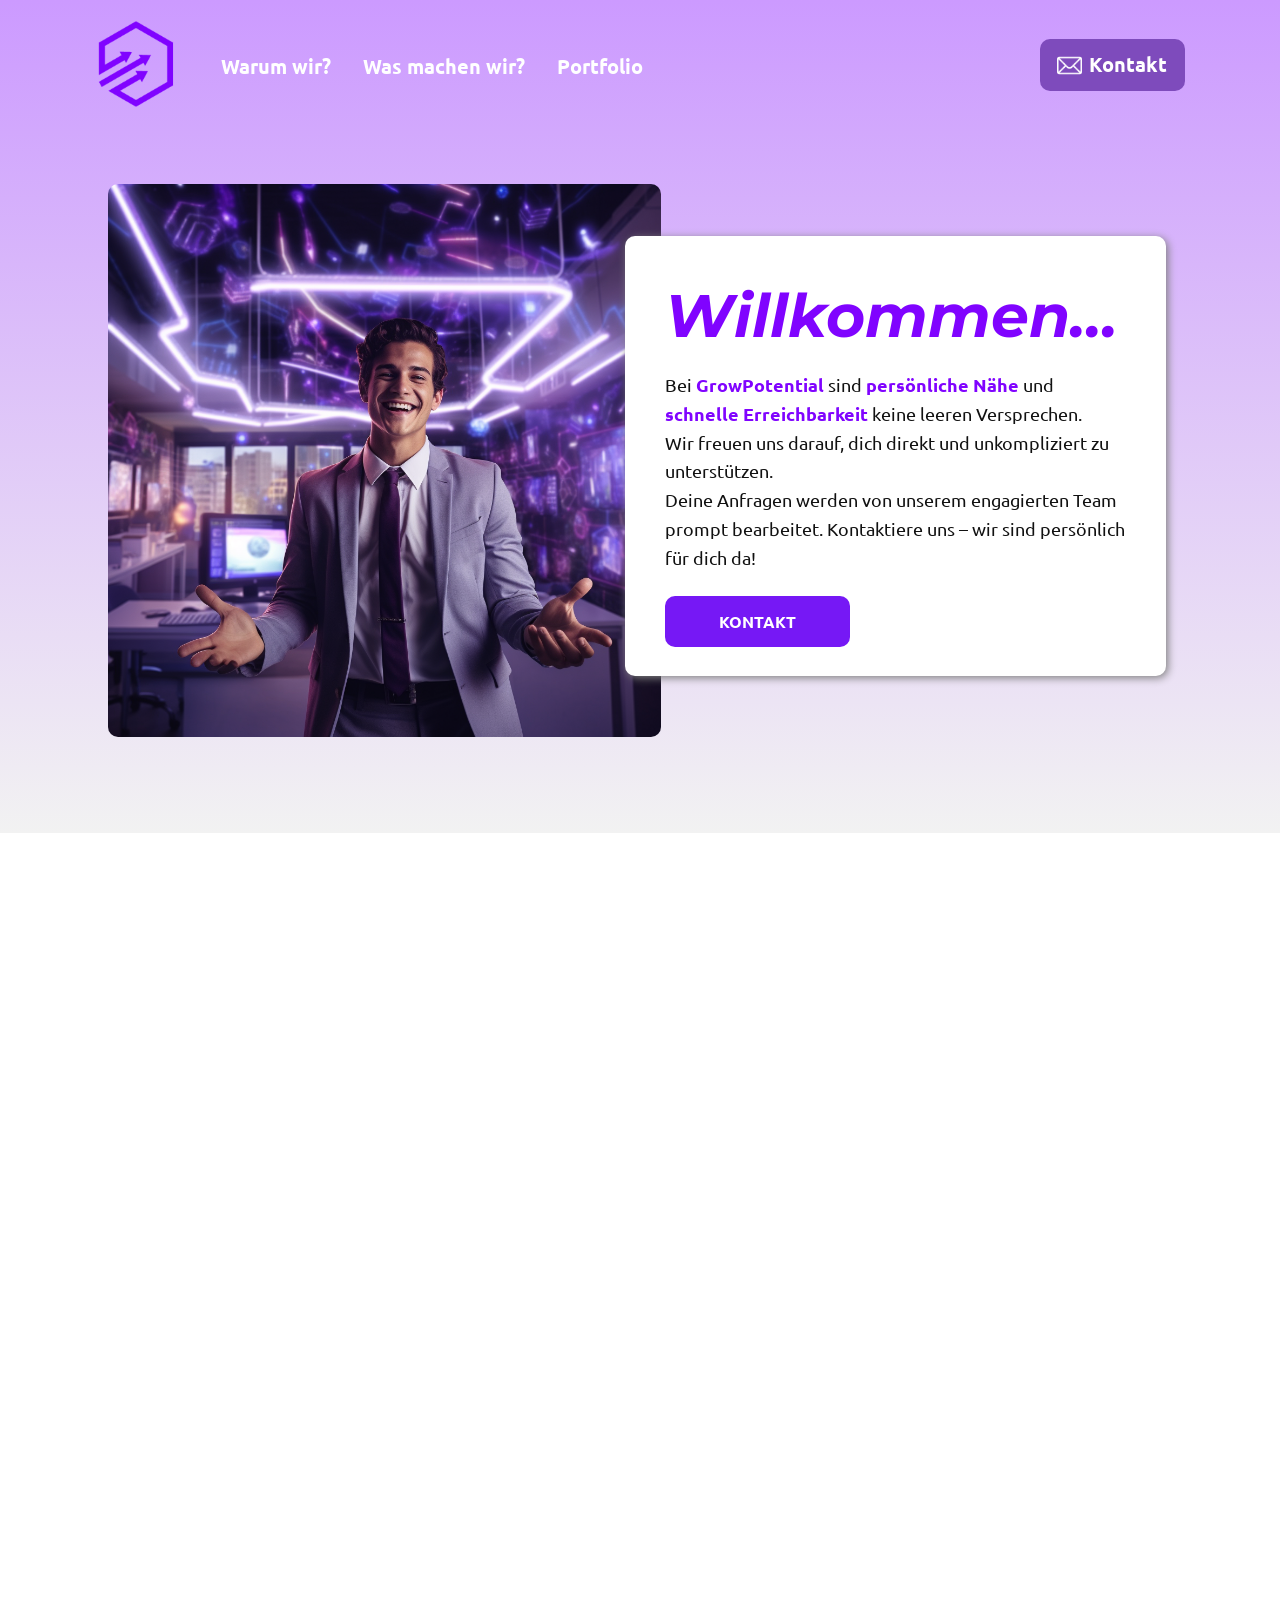
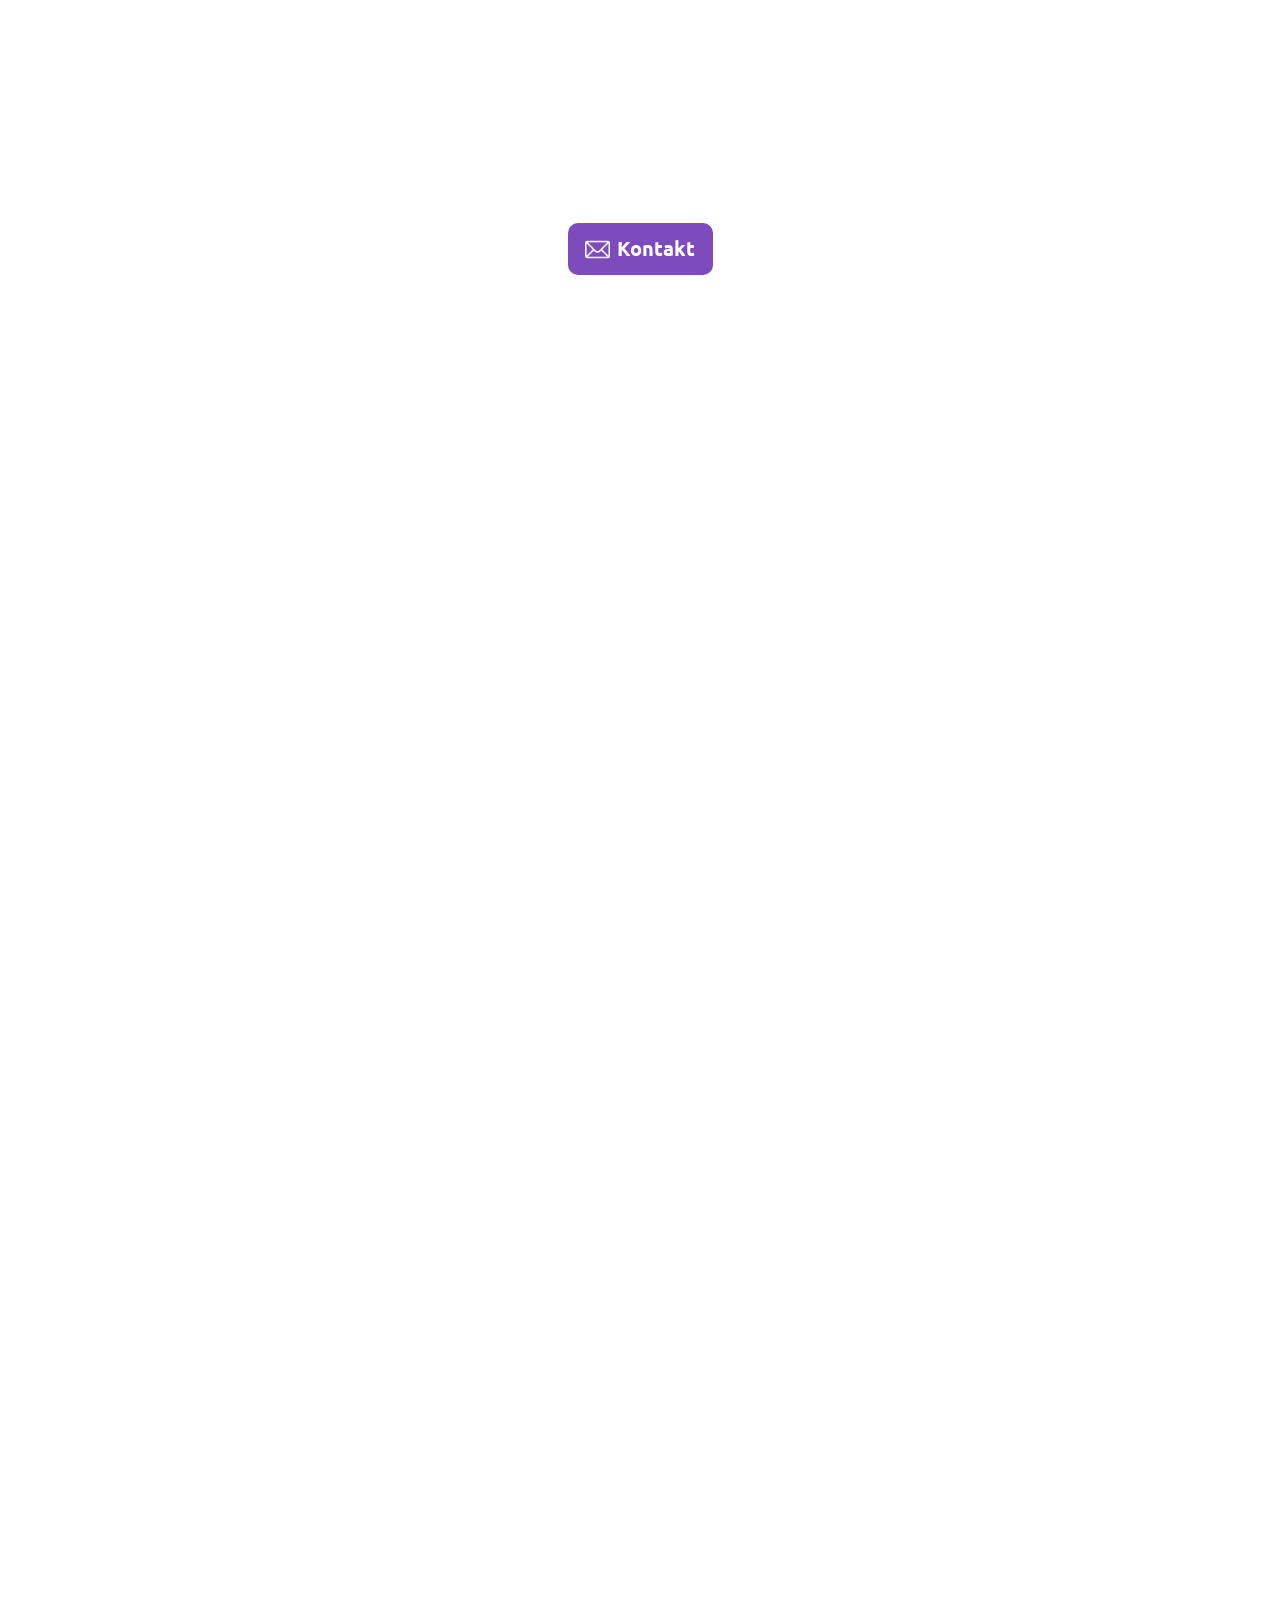
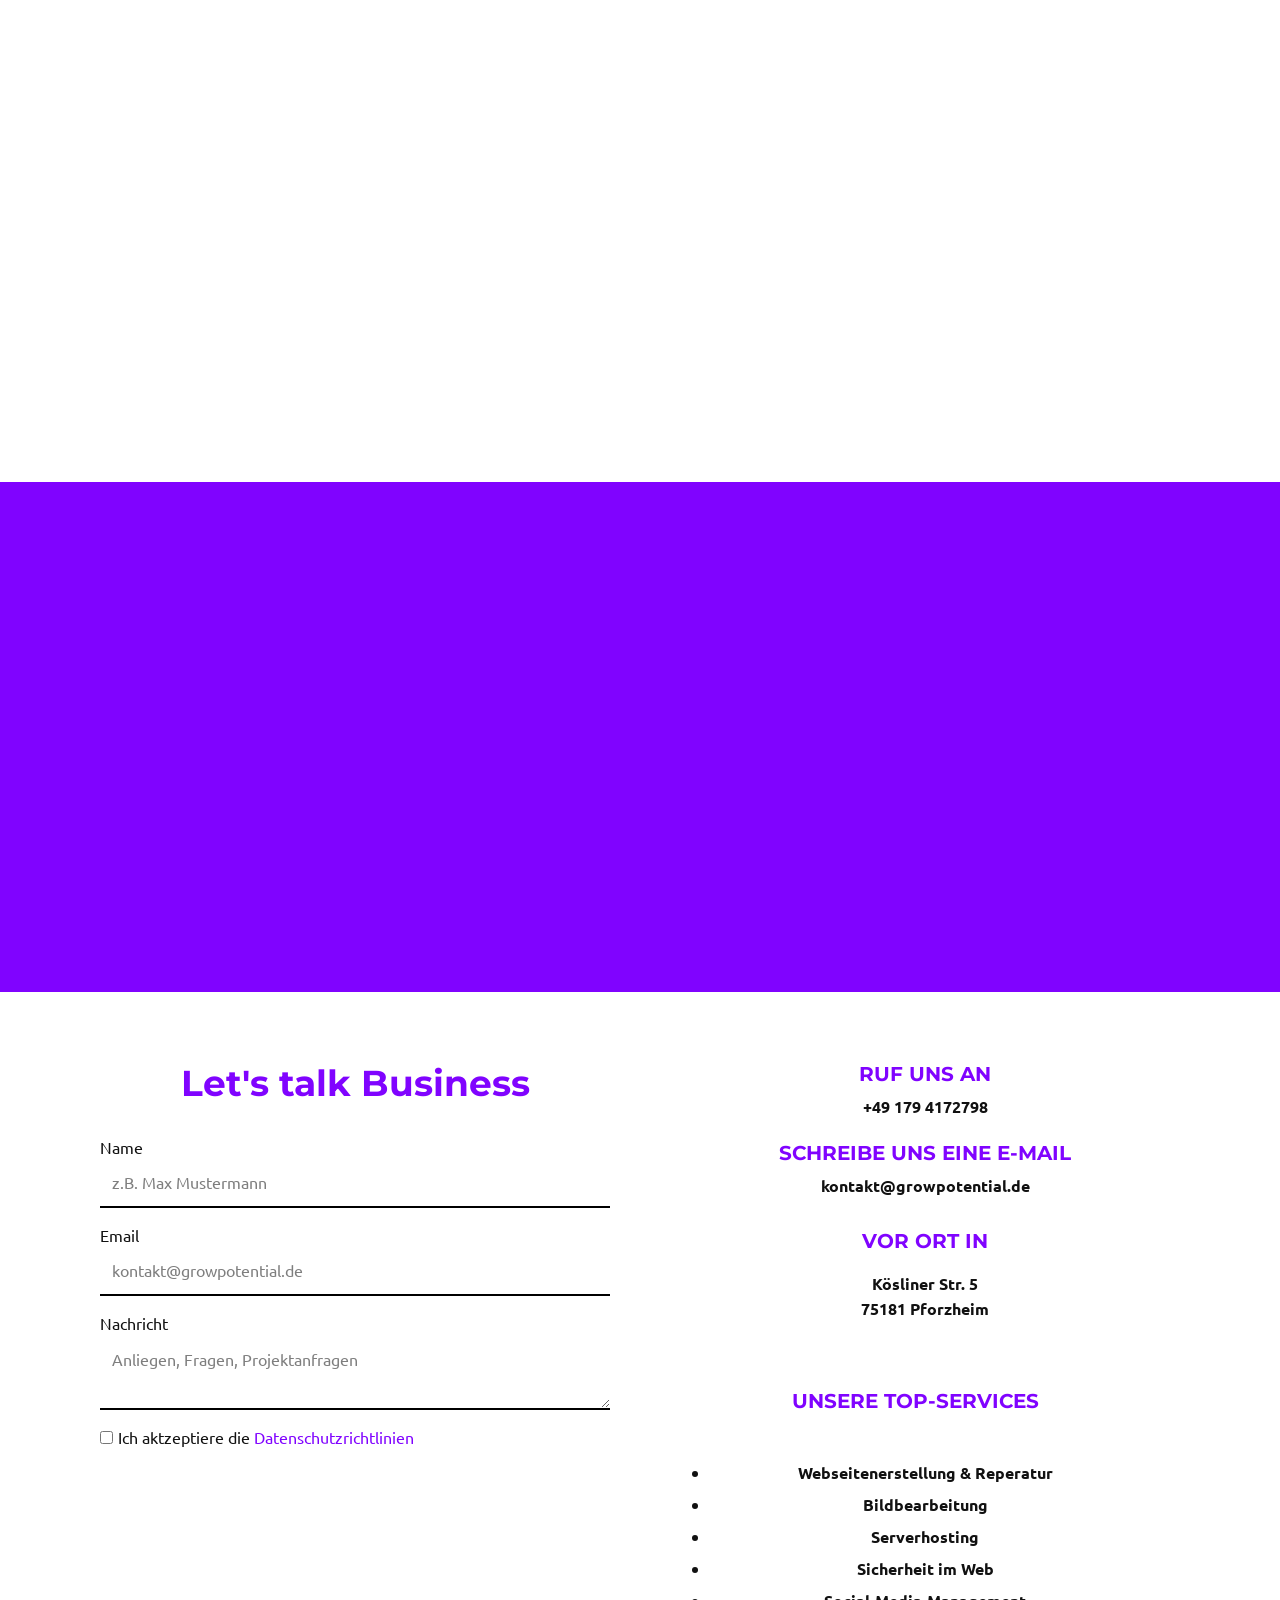
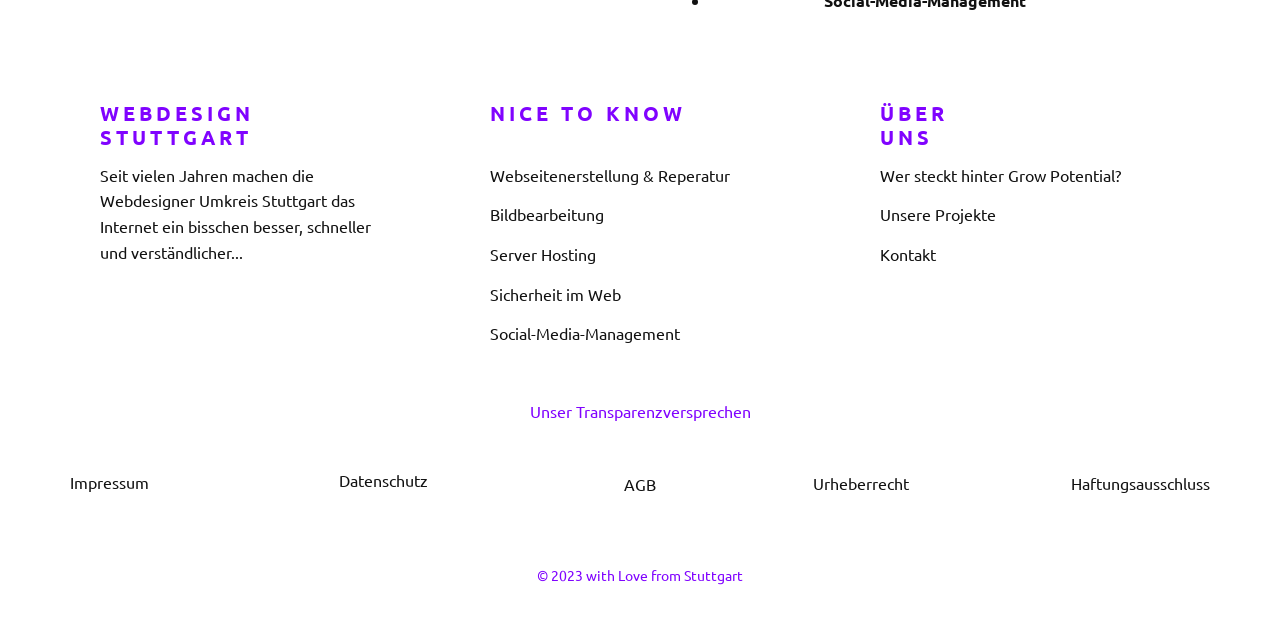
<file: Kontakt-Support-Newsletter.html>
<!DOCTYPE html>
<html style="font-size: 16px;" lang="de-DE"><head>
    <meta name="viewport" content="width=device-width, initial-scale=1.0">
    <meta charset="utf-8">
    <meta name="keywords" content="​Get more out of your travel, ​Popular Travel Destinations&amp;amp; Types, ​Next-level travel powered by tech and the human touch, Active Tours, ​Designed for every type of traveler, ​Destinations near and far, we do it all, ​Connecting with nature as you travel">
    <meta name="description" content="">
    <title>Kontakt Support Newsletter</title>
    <link rel="stylesheet" href="nicepage.css" media="screen">
<link rel="stylesheet" href="Kontakt-Support-Newsletter.css" media="screen">
    <script class="u-script" type="text/javascript" src="jquery.js" defer=""></script>
    <script class="u-script" type="text/javascript" src="nicepage.js" defer=""></script>
    <meta name="generator" content="GrowPotential Webdesign">
    <meta name="referrer" content="origin">
    <link rel="icon" href="images/favicon.png">
    <link id="u-theme-google-font" rel="stylesheet" href="https://fonts.googleapis.com/css?family=Montserrat:100,100i,200,200i,300,300i,400,400i,500,500i,600,600i,700,700i,800,800i,900,900i|Ubuntu:300,300i,400,400i,500,500i,700,700i">
    <link id="u-page-google-font" rel="stylesheet" href="https://fonts.googleapis.com/css?family=Montserrat:100,100i,200,200i,300,300i,400,400i,500,500i,600,600i,700,700i,800,800i,900,900i|Lato:100,100i,300,300i,400,400i,700,700i,900,900i|Ubuntu:300,300i,400,400i,500,500i,700,700i">
    
    
    
    
    
    
    
    
    
    
    
    
    
    
    <script type="application/ld+json">{
		"@context": "http://schema.org",
		"@type": "Organization",
		"name": "GrowPotential Webdesign",
		"logo": "images/favicon.png?rand=8055"
}</script>
    <meta name="theme-color" content="#8003ff">
    <meta property="og:title" content="Kontakt Support Newsletter">
    <meta property="og:description" content="">
    <meta property="og:type" content="website">
  <script>
    function gdprConfirmed() {
        return true;
    }
    if (gdprConfirmed()) {
    document.write("\
    \
    <!-- Google Analytics -->\
    <gascript async src=\"https://www.googletagmanager.com/gtag/js?id=G-J4GH85P5CY\"></gascript>\
    <gascript>\
        window.dataLayer = window.dataLayer || [];\
        function gtag(){dataLayer.push(arguments);}\
        gtag('js', new Date());\
        gtag('config', 'G-J4GH85P5CY');\
    </gascript>\
    <!-- End Google Analytics -->\
    ".replace(/gascript/g, 'script'));
    }
    </script><script>
    function gdprConfirmed() {
        return true;
    }
    function dynamicLoadScript(src) {
        var script = document.createElement('script');
        script.src = src && typeof src === 'string' ? src : 'https://www.google.com/recaptcha/api.js?render=6LfZBDQpAAAAAEnrAy3wtXMP8q3ovz2EH6c9-pMR';
        script.async = true;
        document.body.appendChild(script);
        script.onload = function() {
            let event = new CustomEvent("recaptchaLoaded");
            document.dispatchEvent(event);
        };
    }
    document.addEventListener('DOMContentLoaded', function () {
        var confirmButton = document.querySelector('.u-cookies-consent .u-button-confirm');
        if (confirmButton) {
            confirmButton.onclick = dynamicLoadScript;
        }
    });
    </script>
    <script>
        document.addEventListener("DOMContentLoaded", function(){
            if (!gdprConfirmed()) {
                return;
            }
            dynamicLoadScript('https://www.google.com/recaptcha/enterprise.js?render=6LfZBDQpAAAAAEnrAy3wtXMP8q3ovz2EH6c9-pMR');
        });
    </script>
    <script>
        document.addEventListener("recaptchaLoaded", function() {
            if (!gdprConfirmed()) {
                return;
            }
            (function (grecaptcha, sitekey, actions) {
                var recaptcha = {
                    execute: function (action, submitFormCb) {
                        try {
                            grecaptcha.execute(
                                sitekey,
                                {action: action}
                            ).then(function (token) {
                                var forms = document.getElementsByTagName('form');

                                for (var i = 0; i < forms.length; i++) {
                                    var fields = forms[i].getElementsByTagName('input');

                                    for (var j = 0; j < fields.length; j++) {
                                        var field = fields[j];

                                        if ('recaptchaResponse' === field.getAttribute('name')) {
                                            field.setAttribute('value', token);
                                            break;
                                        }
                                    }
                                }
                                submitFormCb();
                            });
                        } catch (e) {
                            var formError = document.querySelector('.u-form-send-error');

                            if (formError) {
                                formError.innerText = 'Fehler des Website-Besitzers: ' + e.message.replace(/:[\s\S]*/, '');
                                formError.style.display = 'block';
                            }
                        }
                    },

                    executeContact: function (submitFormCb) {
                        recaptcha.execute(actions['contact'], submitFormCb);
                    }
                };

                window.recaptchaObject = recaptcha;
            })(
                
                grecaptcha.enterprise,
                '6LfZBDQpAAAAAEnrAy3wtXMP8q3ovz2EH6c9-pMR',
                {'contact': 'contact'}
            );
        });
    </script>
<meta data-intl-tel-input-cdn-path="intlTelInput/"></head>
  <body data-path-to-root="./" data-include-products="false" class="u-body u-overlap u-overlap-contrast u-overlap-transparent u-xl-mode" data-lang="de"><header class="u-clearfix u-header u-sticky u-sticky-5d9f" id="sec-be42"><div class="u-clearfix u-sheet u-sheet-1">
        <a href="Home.html" class="u-image u-logo u-image-1" data-image-width="500" data-image-height="500" title="Home">
          <img class="u-logo-image u-logo-image-1" src="images/favicon.png?rand=8055">
        </a>
        <nav class="u-menu u-menu-one-level u-offcanvas u-menu-1" data-responsive-from="SM">
          <div class="menu-collapse" style="font-size: 1.25rem; letter-spacing: 0px; font-weight: 700;">
            <a class="u-button-style u-custom-left-right-menu-spacing u-custom-padding-bottom u-custom-text-color u-custom-text-hover-color u-custom-top-bottom-menu-spacing u-nav-link u-text-active-palette-1-base u-text-hover-palette-2-base" href="#" data-lang-de="{&quot;content&quot;:&quot;\n          <svg class=\&quot;u-svg-link\&quot; viewBox=\&quot;0 0 24 24\&quot;><use xmlns:xlink=\&quot;http://www.w3.org/1999/xlink\&quot; xlink:href=\&quot;#menu-hamburger\&quot;></use></svg>\n          <svg class=\&quot;u-svg-content\&quot; version=\&quot;1.1\&quot; id=\&quot;menu-hamburger\&quot; viewBox=\&quot;0 0 16 16\&quot; x=\&quot;0px\&quot; y=\&quot;0px\&quot; xmlns:xlink=\&quot;http://www.w3.org/1999/xlink\&quot; xmlns=\&quot;http://www.w3.org/2000/svg\&quot;><g><rect y=\&quot;1\&quot; width=\&quot;16\&quot; height=\&quot;2\&quot;></rect><rect y=\&quot;7\&quot; width=\&quot;16\&quot; height=\&quot;2\&quot;></rect><rect y=\&quot;13\&quot; width=\&quot;16\&quot; height=\&quot;2\&quot;></rect>\n</g></svg>\n        &quot;,&quot;href&quot;:&quot;#&quot;}">
              <svg class="u-svg-link" viewBox="0 0 24 24"><use xmlns:xlink="http://www.w3.org/1999/xlink" xlink:href="#menu-hamburger"></use></svg>
              <svg class="u-svg-content" version="1.1" id="menu-hamburger" viewBox="0 0 16 16" x="0px" y="0px" xmlns:xlink="http://www.w3.org/1999/xlink" xmlns="http://www.w3.org/2000/svg"><g><rect y="1" width="16" height="2"></rect><rect y="7" width="16" height="2"></rect><rect y="13" width="16" height="2"></rect>
</g></svg>
            </a>
          </div>
          <div class="u-custom-menu u-nav-container">
            <ul class="u-nav u-unstyled u-nav-1"><li class="u-nav-item"><a class="u-button-style u-nav-link u-text-active-palette-1-base u-text-hover-grey-50 u-text-white" style="padding: 10px 16px;">Warum wir?</a>
</li><li class="u-nav-item"><a class="u-button-style u-nav-link u-text-active-palette-1-base u-text-hover-grey-50 u-text-white" style="padding: 10px 16px;">Was machen wir?</a>
</li><li class="u-nav-item"><a class="u-button-style u-nav-link u-text-active-palette-1-base u-text-hover-grey-50 u-text-white" style="padding: 10px 19px 10px 16px;">Portfolio</a>
</li></ul>
          </div>
          <div class="u-custom-menu u-nav-container-collapse">
            <div class="u-black u-container-style u-inner-container-layout u-opacity u-opacity-95 u-sidenav">
              <div class="u-inner-container-layout u-sidenav-overflow">
                <div class="u-menu-close"></div>
                <ul class="u-align-center u-nav u-popupmenu-items u-unstyled u-nav-2"><li class="u-nav-item"><a class="u-button-style u-nav-link">Warum wir?</a>
</li><li class="u-nav-item"><a class="u-button-style u-nav-link">Was machen wir?</a>
</li><li class="u-nav-item"><a class="u-button-style u-nav-link">Portfolio</a>
</li></ul>
              </div>
            </div>
            <div class="u-black u-menu-overlay u-opacity u-opacity-70"></div>
          </div>
        </nav>
        <a href="tel:+12345678910" class="u-align-center u-border-none u-btn u-button-style u-custom-color-5 u-hover-feature u-hover-palette-1-base u-radius-10 u-text-active-white u-btn-1" data-lang-de="{&quot;content&quot;:&quot;<span class=\&quot;u-file-icon u-icon u-text-white u-block-control u-icon-1\&quot; style=\&quot;margin-right: 7px; font-size: 1.25em; vertical-align: -2px\&quot; data-block=\&quot;12\&quot;><img src=\&quot;images/646094-d32b5ee5.png\&quot; alt=\&quot;\&quot; data-original-src=\&quot;images/646094.png\&quot; data-color=\&quot;#000000\&quot;></span>Kontakt&quot;,&quot;href&quot;:&quot;tel:+12345678910&quot;}"><span class="u-file-icon u-icon u-text-white u-icon-1"><img src="images/646094-d32b5ee5.png" alt=""></span>Kontakt
        </a>
      </div><style class="u-sticky-style" data-style-id="5d9f">.u-sticky-fixed.u-sticky-5d9f:before, .u-body.u-sticky-fixed .u-sticky-5d9f:before {
borders: top right bottom left !important; border-color: #ffffff !important; border-width: 2px !important
}</style></header> 
    <section class="u-clearfix u-gradient u-section-1" id="sec-28a0">
      <div class="u-clearfix u-sheet u-sheet-1">
        <img src="images/growpotential_An_office_from_the_future_which_is_decorated_with_47c6a9bf-7a31-4dd1-84a6-a42692bade8d.png" alt="" class="u-hover-feature u-image u-image-round u-radius u-image-1" data-image-width="1024" data-image-height="1024" data-animation-name="customAnimationIn" data-animation-duration="1500" data-animation-delay="500">
        <div class="u-align-left u-container-style u-group u-hover-feature u-radius u-shape-round u-white u-group-1" data-animation-name="customAnimationIn" data-animation-duration="1000" data-animation-delay="1500">
          <div class="u-container-layout u-container-layout-1">
            <h1 class="u-custom-font u-heading-font u-text u-text-palette-2-base u-text-1">Willkommen...</h1>
            <p class="u-text u-text-2" data-animation-name="customAnimationIn" data-animation-duration="1250" data-animation-delay="250"> Bei <span style="font-weight: 700;" class="u-text-palette-1-base">GrowPotential</span> sind <span class="u-text-palette-1-base" style="font-weight: 700;">persönliche Nähe</span> und <span style="font-weight: 700;" class="u-text-palette-1-base">schnelle Erreichbarkeit</span> keine leeren Versprechen.&nbsp;<br>Wir freuen uns darauf, dich direkt und unkompliziert zu unterstützen.&nbsp;<br>Deine Anfragen werden von unserem engagierten Team prompt bearbeitet. Kontaktiere uns – wir sind persönlich für dich da!
            </p>
            <a href="https://nicepage.com/k/birthday-html-templates" class="u-active-palette-2-base u-align-left u-border-none u-btn u-button-style u-custom-color-8 u-hover-feature u-hover-palette-2-base u-text-active-white u-text-hover-white u-btn-1">Kontakt</a>
          </div>
        </div>
      </div>
      
      
      
    </section>
    <section class="u-clearfix u-section-2" id="carousel_d7c0">
      <div class="u-clearfix u-sheet u-valign-bottom-xs u-valign-middle-sm u-sheet-1">
        <h2 class="u-hover-feature u-text u-text-default u-text-1" data-animation-name="customAnimationIn" data-animation-duration="1000">Why Us? Why not?</h2>
        <div class="u-expanded-width u-list u-list-1">
          <div class="u-repeater u-repeater-1">
            <div class="u-border-2 u-border-palette-1-base u-container-style u-list-item u-radius u-radius-10 u-repeater-item u-shape-round u-list-item-1" data-animation-name="customAnimationIn" data-animation-duration="1000">
              <div class="u-container-layout u-similar-container u-valign-top-lg u-valign-top-md u-container-layout-1"><span class="u-align-center u-custom-item u-file-icon u-icon u-icon-circle u-palette-1-base u-icon-1"><img src="images/447031-74fd3a50.png" alt=""></span>
                <h5 class="u-align-center u-custom-font u-text u-text-font u-text-2">Alles an einem Ort</h5>
                <p class="u-align-center u-text u-text-3">Egal ob Serverhosting, Dateiverwaltung, Sicherheitslösungen, Social Media-Verwaltung und Schulungen.&nbsp;<br>Alles bequem an einem Ort.&nbsp;<br>Wir vereinfachen deine digitale Präsenz, damit du dich auf dein Kerngeschäft konzentrieren kannst.
                </p>
              </div>
            </div>
            <div class="u-border-2 u-border-palette-1-base u-container-style u-list-item u-radius u-radius-10 u-repeater-item u-shape-round u-list-item-2" data-animation-name="customAnimationIn" data-animation-duration="1000">
              <div class="u-container-layout u-similar-container u-valign-top-lg u-valign-top-md u-container-layout-2"><span class="u-align-center u-custom-item u-file-icon u-icon u-icon-circle u-palette-1-base u-icon-2"><img src="images/11253862-af8e5cb1.png" alt=""></span>
                <h5 class="u-align-center u-custom-font u-heading-font u-text u-text-4">Immer erreichbar</h5>
                <p class="u-align-center u-text u-text-default u-text-5"> Deine Anliegen sind uns wichtig.&nbsp;<br>Unser Team legt großen Wert auf eine sofortige Antwortzeit, um sicherzustellen, dass du die Unterstützung erhälst, die du benötigst, genau dann, wenn du sie brauchst.
                </p>
              </div>
            </div>
            <div class="u-border-2 u-border-palette-1-base u-container-style u-list-item u-radius u-radius-10 u-repeater-item u-shape-round u-list-item-3" data-animation-name="customAnimationIn" data-animation-duration="1000">
              <div class="u-container-layout u-similar-container u-valign-top-lg u-valign-top-md u-container-layout-3"><span class="u-align-center u-custom-item u-icon u-icon-circle u-palette-1-base u-icon-3"><svg class="u-svg-link" preserveAspectRatio="xMidYMin slice" viewBox="0 0 60 60" style=""><use xmlns:xlink="http://www.w3.org/1999/xlink" xlink:href="#svg-bba7"></use></svg><svg class="u-svg-content" viewBox="0 0 60 60" x="0px" y="0px" id="svg-bba7" style="enable-background:new 0 0 60 60;"><g><path d="M31.634,37.989c1.041-0.081,1.99-0.612,2.606-1.459l9.363-12.944c0.287-0.397,0.244-0.945-0.104-1.293
		c-0.348-0.347-0.896-0.39-1.293-0.104L29.26,31.555c-0.844,0.614-1.375,1.563-1.456,2.604s0.296,2.06,1.033,2.797
		C29.508,37.628,30.413,38,31.354,38C31.447,38,31.54,37.996,31.634,37.989z M29.798,34.315c0.035-0.457,0.269-0.874,0.637-1.142
		l7.897-5.713l-5.711,7.895c-0.27,0.371-0.687,0.604-1.144,0.64c-0.455,0.03-0.902-0.128-1.227-0.453
		C29.928,35.219,29.762,34.771,29.798,34.315z"></path><path d="M54.034,19.564c-0.01-0.021-0.01-0.043-0.021-0.064c-0.012-0.02-0.031-0.031-0.044-0.05
		c-1.011-1.734-2.207-3.347-3.565-4.809l2.148-2.147l1.414,1.414l4.242-4.243l-4.242-4.242l-4.243,4.242l1.415,1.415l-2.148,2.147
		c-1.462-1.358-3.074-2.555-4.809-3.566c-0.019-0.013-0.03-0.032-0.05-0.044c-0.021-0.012-0.043-0.011-0.064-0.022
		c-3.093-1.782-6.568-2.969-10.273-3.404V5h1.5c1.379,0,2.5-1.121,2.5-2.5S36.672,0,35.293,0h-9c-1.379,0-2.5,1.121-2.5,2.5
		s1.121,2.5,2.5,2.5h1.5v1.156c-1.08,0.115-2.158,0.291-3.224,0.535c-0.538,0.123-0.875,0.66-0.751,1.198
		c0.123,0.538,0.66,0.876,1.198,0.751c0.92-0.211,1.849-0.37,2.78-0.477l1.073-0.083c0.328-0.025,0.63-0.043,0.924-0.057V10
		c0,0.553,0.447,1,1,1s1-0.447,1-1V8.03c3.761,0.173,7.305,1.183,10.456,2.845l-0.986,1.707c-0.276,0.479-0.112,1.09,0.366,1.366
		c0.157,0.091,0.329,0.134,0.499,0.134c0.346,0,0.682-0.179,0.867-0.5l0.983-1.703c3.129,1.985,5.787,4.643,7.772,7.772
		l-1.703,0.983C49.57,20.91,49.406,21.521,49.683,22c0.186,0.321,0.521,0.5,0.867,0.5c0.17,0,0.342-0.043,0.499-0.134l1.707-0.986
		c1.685,3.196,2.698,6.798,2.849,10.619H53.63c-0.553,0-1,0.447-1,1s0.447,1,1,1h1.975c-0.151,3.821-1.164,7.423-2.849,10.619
		l-1.707-0.986c-0.478-0.276-1.09-0.114-1.366,0.366c-0.276,0.479-0.112,1.09,0.366,1.366l1.703,0.983
		c-1.985,3.129-4.643,5.787-7.772,7.772l-0.983-1.703c-0.277-0.48-0.89-0.643-1.366-0.366c-0.479,0.276-0.643,0.888-0.366,1.366
		l0.986,1.707c-3.151,1.662-6.695,2.672-10.456,2.845V56c0-0.553-0.447-1-1-1s-1,0.447-1,1v1.976
		c-1.597-0.055-3.199-0.255-4.776-0.617c-0.538-0.129-1.075,0.213-1.198,0.751c-0.124,0.538,0.213,1.075,0.751,1.198
		C26.568,59.768,28.607,60,30.63,60c0.049,0,0.096-0.003,0.145-0.004c0.007,0,0.012,0.004,0.018,0.004
		c0.008,0,0.015-0.005,0.023-0.005c4.807-0.033,9.317-1.331,13.219-3.573c0.031-0.014,0.064-0.021,0.094-0.039
		c0.02-0.012,0.031-0.031,0.05-0.044c4.039-2.354,7.414-5.725,9.773-9.761c0.019-0.027,0.043-0.048,0.06-0.078
		c0.012-0.021,0.011-0.043,0.021-0.064C56.317,42.476,57.63,37.89,57.63,33S56.317,23.524,54.034,19.564z M53.965,8.251l1.414,1.414
		l-1.414,1.415L52.55,9.665L53.965,8.251z M29.793,6.021V3h-3.5c-0.275,0-0.5-0.225-0.5-0.5s0.225-0.5,0.5-0.5h9
		c0.275,0,0.5,0.225,0.5,0.5S35.568,3,35.293,3h-3.5v3.021C31.445,6.007,31.113,6,30.793,6c-0.028,0-0.06,0.002-0.088,0.002
		C30.68,6.002,30.655,6,30.63,6c-0.164,0-0.328,0.011-0.492,0.014C30.022,6.017,29.913,6.016,29.793,6.021z"></path><path d="M21.793,14h-5c-0.553,0-1,0.447-1,1s0.447,1,1,1h5c0.553,0,1-0.447,1-1S22.346,14,21.793,14z"></path><path d="M21.793,21h-10c-0.553,0-1,0.447-1,1s0.447,1,1,1h10c0.553,0,1-0.447,1-1S22.346,21,21.793,21z"></path><path d="M21.793,28h-15c-0.553,0-1,0.447-1,1s0.447,1,1,1h15c0.553,0,1-0.447,1-1S22.346,28,21.793,28z"></path><path d="M21.793,35h-19c-0.553,0-1,0.447-1,1s0.447,1,1,1h19c0.553,0,1-0.447,1-1S22.346,35,21.793,35z"></path><path d="M21.793,42h-13c-0.553,0-1,0.447-1,1s0.447,1,1,1h13c0.553,0,1-0.447,1-1S22.346,42,21.793,42z"></path><path d="M21.793,49h-7c-0.553,0-1,0.447-1,1s0.447,1,1,1h7c0.553,0,1-0.447,1-1S22.346,49,21.793,49z"></path>
</g></svg></span>
                <h5 class="u-align-center u-custom-font u-heading-font u-text u-text-6">Dauerhafte Betreuung</h5>
                <p class="u-align-center u-text u-text-default u-text-7"> Mit uns erhälst du nicht nur einen Service, sondern eine langfristige Partnerschaft.&nbsp;<br>Unsere dauerhafte Betreuung bedeutet, dass wir immer für dich da sind.&nbsp;<br>Wir beantworten all deine Fragen, kümmern uns um sämtliche Anliegen und unterstützen dich dabei, deine Ziele zu erreichen.
                </p>
              </div>
            </div>
            <div class="u-border-2 u-border-palette-1-base u-container-style u-list-item u-radius u-radius-10 u-repeater-item u-shape-round u-list-item-4" data-animation-name="customAnimationIn" data-animation-duration="1000">
              <div class="u-container-layout u-similar-container u-valign-top-lg u-valign-top-md u-container-layout-4"><span class="u-align-center u-custom-item u-file-icon u-icon u-icon-circle u-palette-1-base u-icon-4"><img src="images/149447-7ea994e9.png" alt=""></span>
                <h5 class="u-align-center u-custom-font u-heading-font u-text u-text-8">Modernste Technologien</h5>
                <p class="u-align-center u-text u-text-default u-text-9"> Innovation ist unser Maßstab.&nbsp;<br>Wir setzen modernste Programme ein, sowohl für interne Abläufe als auch für die Lösungen, die wir Ihnen bieten.&nbsp;<br>Wir streben nach Spitzenleistungen, um sicherzustellen, dass du stets von fortschrittlichen Technologien und Lösungen profitierst.
                </p>
              </div>
            </div>
          </div>
        </div>
      </div>
      
      
      
      
      
      
      
      
      
      
    </section>
    <section class="u-clearfix u-section-3" id="sec-bd93">
      <div class="u-clearfix u-sheet u-valign-middle-md u-valign-middle-sm u-valign-top-lg u-valign-top-xl u-sheet-1">
        <a href="tel:+12345678910" class="u-align-center u-border-none u-btn u-button-style u-custom-color-5 u-hover-feature u-hover-palette-1-base u-radius-10 u-text-active-white u-btn-1" data-lang-de="{&quot;content&quot;:&quot;<span class=\&quot;u-file-icon u-icon u-text-white u-block-control u-icon-1\&quot; style=\&quot;margin-right: 7px; font-size: 1.25em; vertical-align: -2px\&quot; data-block=\&quot;12\&quot;><img src=\&quot;images/646094-d32b5ee5.png\&quot; alt=\&quot;\&quot;  data-color=\&quot;#000000\&quot;></span>Kontakt&quot;,&quot;href&quot;:&quot;tel:+12345678910&quot;}"><span class="u-file-icon u-icon u-text-white u-icon-1"><img src="images/646094-d32b5ee5.png" alt=""></span>Kontakt
        </a>
      </div>
      
    </section>
    <section class="u-clearfix u-section-4" id="carousel_67b9">
      <div class="u-clearfix u-sheet u-sheet-1">
        <h2 class="u-align-center u-hover-feature u-text u-text-default-lg u-text-default-md u-text-default-xl u-text-1" data-animation-name="customAnimationIn" data-animation-duration="1500" data-animation-delay="250">Design, nur anders...<br>
        </h2>
        <div class="data-layout-selected u-clearfix u-expanded-width u-gutter-6 u-layout-wrap u-layout-wrap-1">
          <div class="u-layout">
            <div class="u-layout-col">
              <div class="u-size-30">
                <div class="u-layout-row">
                  <div class="u-align-center u-container-style u-layout-cell u-shape-rectangle u-size-17 u-layout-cell-1" data-animation-name="customAnimationIn" data-animation-duration="1500">
                    <div class="u-container-layout u-valign-middle u-container-layout-1">
                      <p class="u-hover-feature u-text u-text-default u-text-2"> Bei uns geht es weit über Webdesign hinaus. Unser talentiertes Team bietet kreative Grafikdesign-Lösungen.<br>
                        <br>Von der Konzeptentwicklung bis zum Druck begleiten wir dich bei der Erstellung beeindruckender Buchcover, ansprechender Flyer, einprägsamer Logos und vielem mehr.
                      </p>
                    </div>
                  </div>
                  <div class="u-container-align-center u-container-style u-effect-wobble-left u-hover-box u-image u-image-round u-layout-cell u-radius-20 u-size-13 u-image-1" data-animation-name="customAnimationIn" data-animation-duration="1500" data-animation-delay="250" data-image-width="1080" data-image-height="1080">
                    <div class="u-back-slide u-container-layout u-valign-middle u-container-layout-2"></div>
                    <div class="u-container-layout u-image u-opacity u-opacity-25 u-over-slide u-image-2" data-image-width="1080" data-image-height="1080"></div>
                  </div>
                  <div class="u-container-align-center u-container-style u-hover-feature u-image u-image-round u-layout-cell u-radius u-size-30 u-image-3" data-image-width="2600" data-image-height="2000" data-animation-name="customAnimationIn" data-animation-duration="1500" data-animation-delay="500">
                    <div class="u-container-layout u-container-layout-4"></div>
                  </div>
                </div>
              </div>
              <div class="u-size-30">
                <div class="u-layout-row">
                  <div class="u-container-style u-hover-feature u-image u-image-round u-layout-cell u-radius u-size-30 u-image-4" data-animation-name="customAnimationIn" data-animation-duration="1500" data-animation-delay="500" data-image-width="1080" data-image-height="1080">
                    <div class="u-container-layout u-valign-bottom u-container-layout-5"></div>
                  </div>
                  <div class="u-container-style u-layout-cell u-radius-50 u-size-15 u-layout-cell-5" data-animation-name="customAnimationIn" data-animation-duration="1500" data-animation-delay="250">
                    <div class="u-container-layout u-valign-middle u-container-layout-6">
                      <img class="custom-expanded u-hover-feature u-image u-image-default u-image-5" src="images/Ottasis-Logo.png" data-image-width="1024" data-image-height="1024">
                    </div>
                  </div>
                  <div class="u-align-center u-container-align-left u-container-style u-layout-cell u-shape-rectangle u-size-15 u-layout-cell-6" data-animation-name="customAnimationIn" data-animation-duration="1500" data-animation-delay="500">
                    <div class="u-container-layout u-container-layout-7">
                      <p class="u-hover-feature u-text u-text-default-lg u-text-default-md u-text-default-xl u-text-3"> Verleihen Sie Ihrer Marke eine einzigartige Identität mit unserem ganzheitlichen Designansatz.<br>
                        <br>Wir verstehen die Kraft visueller Ästhetik und arbeiten daran, Ihre Botschaft in jedem Design zum Leben zu erwecken. Lassen Sie uns gemeinsam Ihre Marke auf ein neues Level heben.
                      </p>
                    </div>
                  </div>
                </div>
              </div>
            </div>
          </div>
        </div>
        <a href="https://nicepage.com/k/test-website-templates" class="u-active-white u-align-center u-border-active-palette-1-base u-border-hover-palette-1-base u-border-none u-btn u-button-style u-custom-color-7 u-hover-feature u-hover-palette-2-light-1 u-text-active-palette-1-base u-text-hover-white u-btn-1" data-animation-name="customAnimationIn" data-animation-duration="1500" data-animation-delay="750">Erkunde alle</a>
      </div>
      
      
      
      
      
      
      
    </section>
    <section class="skrollable u-clearfix u-image u-parallax u-section-5" id="carousel_c11e" data-image-width="1456" data-image-height="816">
      <div class="u-clearfix u-sheet u-sheet-1">
        <div class="u-palette-2-base u-radius-50 u-shape u-shape-round u-shape-1" data-animation-name="customAnimationIn" data-animation-duration="1500" data-animation-delay="250"></div>
        <div class="u-align-center u-container-style u-group u-radius-50 u-shape-round u-white u-group-1" data-animation-name="customAnimationIn" data-animation-duration="1500" data-animation-delay="750">
          <div class="u-container-layout u-container-layout-1">
            <h2 class="u-text u-text-1">Lass uns kennenlernen</h2>
            <a href="https://nicepage.com/c/architecture-building-website-templates" class="u-active-white u-align-left u-border-active-palette-2-base u-border-hover-palette-2-base u-border-none u-btn u-button-style u-hover-feature u-hover-palette-1-base u-palette-2-base u-text-active-palette-2-base u-text-hover-white u-btn-1" target="_blank" data-animation-name="" data-animation-duration="0" data-animation-delay="0" data-animation-direction="">Kontakt</a>
          </div>
        </div>
      </div>
      
    </section>
    <section class="u-clearfix u-section-6" id="sec-587c">
      <div class="u-clearfix u-sheet u-sheet-1">
        <div class="u-align-center u-container-style u-expanded-width-xs u-group u-radius-50 u-shape-round u-white u-group-1" data-animation-name="customAnimationIn" data-animation-duration="1500" data-animation-delay="750">
          <div class="u-container-layout u-container-layout-1">
            <p class="u-align-center-xs u-text u-text-1"> Gerne rufen wir Sie auf Wunsch an, um Ihre Anliegen zu besprechen, Fragen zu klären oder Sie bei der Auswahl der besten Lösungen zu unterstützen. Ihr Erfolg ist uns wichtig, und wir stehen Ihnen nicht nur digital, sondern auch telefonisch zur Verfügung.</p>
            <div class="u-align-center-xs u-form u-form-1">
              <form action="https://forms.nicepagesrv.com/v2/form/process" class="u-clearfix u-form-spacing-28 u-form-vertical u-inner-form" style="padding: 2px;" source="email" name="form-2">
                <div class="u-form-group u-form-name">
                  <label for="name-da97" class="u-label">Name</label>
                  <input type="text" placeholder="z.B. Max Mustermann" id="name-da97" name="name" class="u-border-no-bottom u-border-no-left u-border-no-right u-border-no-top u-grey-5 u-input u-input-rectangle" required="" wfd-id="id571">
                </div>
                <div class="u-form-group u-form-partition-factor-2 u-form-phone u-form-group-2">
                  <label for="phone-10f2" class="u-label">Telefon oder</label>
                  <input type="tel" pattern="\+?\d{0,3}[\s\(\-]?([0-9]{2,3})[\s\)\-]?([\s\-]?)([0-9]{3})[\s\-]?([0-9]{2})[\s\-]?([0-9]{2})" placeholder="+49 123 456 789" id="phone-10f2" name="phone" class="u-border-no-bottom u-border-no-left u-border-no-right u-border-no-top u-grey-5 u-input u-input-rectangle" wfd-id="id572">
                </div>
                <div class="u-form-email u-form-group u-form-partition-factor-2">
                  <label for="email-da97" class="u-label">Email</label>
                  <input type="email" placeholder="kontakt@growpotential.de" id="email-da97" name="email" class="u-border-no-bottom u-border-no-left u-border-no-right u-border-no-top u-grey-5 u-input u-input-rectangle" wfd-id="id573">
                </div>
                <div class="u-align-center-lg u-align-center-md u-align-center-sm u-align-center-xl u-align-right-xs u-form-group u-form-submit">
                  <a href="#" class="u-active-palette-1-base u-border-none u-btn u-btn-submit u-button-style u-hover-palette-1-light-2 u-palette-2-base u-btn-1">Anruf anfordern</a>
                  <input type="submit" value="submit" class="u-form-control-hidden" wfd-id="id574">
                </div>
                <div class="u-form-send-message u-form-send-success"> Thank you! Your message has been sent. </div>
                <div class="u-form-send-error u-form-send-message"> Unable to send your message. Please fix errors then try again. </div>
                <input type="hidden" value="" name="recaptchaResponse" wfd-id="id575">
                <input type="hidden" name="formServices" value="7276db46-cddc-3fde-ff53-1950ef16171d">
                <input type="hidden" name="siteKey" value="6LfZBDQpAAAAAEnrAy3wtXMP8q3ovz2EH6c9-pMR">
              </form>
            </div>
          </div>
        </div>
      </div>
    </section>
    <section class="u-align-center u-clearfix u-container-align-center u-palette-1-base u-section-7" id="carousel_b4f4">
      <div class="u-clearfix u-sheet u-valign-middle u-sheet-1">
        <h2 class="u-align-center u-text u-text-body-alt-color u-text-1" data-animation-name="customAnimationIn" data-animation-duration="1500" data-animation-delay="500"> Süß, unwiderstehlich und jeder sollte davon etwas haben!</h2>
        <p class="u-align-center u-text u-text-2" data-animation-name="customAnimationIn" data-animation-duration="1500" data-animation-delay="500"> Hinter unserem Bildschirm verbergen sich kreative Köpfe, die Ihre digitale Reise mit einem Augenzwinkern begleiten.&nbsp;<br>Lassen Sie uns gemeinsam Ihr Online-Abenteuer starten – mit einer Prise Humor und einer Menge Fachkenntnisse.&nbsp;
        </p>
        <a href="https://nicepage.com/k/auction-website-templates" class="u-active-white u-align-center u-border-2 u-border-active-white u-border-hover-white u-border-white u-btn u-button-style u-hover-feature u-hover-white u-palette-1-base u-text-active-palette-1-base u-text-hover-palette-1-base u-btn-1" data-animation-name="customAnimationIn" data-animation-duration="1000" data-animation-delay="500">Über uns</a>
      </div>
      
    </section>
    
    
    
    
    
    
    
    
    <footer class="u-clearfix u-footer u-white" id="sec-754b"><div class="u-clearfix u-sheet u-valign-middle u-sheet-1">
        <div class="data-layout-selected u-clearfix u-expanded-width u-gutter-0 u-layout-wrap u-layout-wrap-1">
          <div class="u-gutter-0 u-layout">
            <div class="u-layout-row">
              <div class="u-align-center u-container-style u-layout-cell u-size-30 u-layout-cell-1">
                <div class="u-container-layout u-valign-top u-container-layout-1">
                  <h6 class="u-text u-text-default u-text-palette-1-base u-text-1" data-animation-name="" data-animation-duration="0" data-animation-delay="0" data-animation-direction="" data-lang-de="Contact Us"> Let's talk Business</h6>
                  <div class="u-expanded-width u-form u-form-1">
                    <form action="https://forms.nicepagesrv.com/v2/form/process" class="u-clearfix u-form-spacing-15 u-form-vertical u-inner-form" style="padding: 0;" source="email" name="form">
                      <div class="u-form-group u-form-name">
                        <label class="u-label" data-lang-de="Name">Name</label>
                        <input type="text" placeholder="z.B. Max Mustermann" id="name-daf4" name="name" class="u-border-2 u-border-black u-border-no-left u-border-no-right u-border-no-top u-input u-input-rectangle" required="" data-lang-de="Enter your Name">
                      </div>
                      <div class="u-form-email u-form-group">
                        <label class="u-label" data-lang-de="Email">Email</label>
                        <input type="email" placeholder="kontakt@growpotential.de" id="email-daf4" name="email" class="u-border-2 u-border-black u-border-no-left u-border-no-right u-border-no-top u-input u-input-rectangle" required="" data-lang-de="Enter a valid email address">
                      </div>
                      <div class="u-form-group u-form-message">
                        <label class="u-label" data-lang-de="Message">Nachricht</label>
                        <textarea id="message-daf4" name="message" class="u-border-2 u-border-black u-border-no-left u-border-no-right u-border-no-top u-input u-input-rectangle" required="" data-lang-de="" placeholder="Anliegen, Fragen, Projektanfragen"></textarea>
                      </div>
                      <div class="u-form-agree u-form-group u-form-group-4">
                        <label class="u-field-label" data-lang-de=""></label>
                        <input type="checkbox" id="agree-f183" name="agree" class="u-agree-checkbox u-field-input" required="">
                        <label class="u-field-label" style="" data-lang-de="I accept the <a href=&quot;#&quot;>Terms of Service</a>">Ich aktzeptiere die <a href="#">Datenschutzrichtlinien</a>
                        </label>
                      </div>
                      <div class="u-align-left u-form-group u-form-submit">
                        <a href="#" class="u-active-palette-2-light-2 u-align-center u-btn u-btn-submit u-button-style u-hover-custom-color-6 u-hover-feature u-palette-1-base u-radius-10 u-text-active-white u-text-hover-white u-btn-1" data-lang-de="{&quot;content&quot;:&quot;Submit&quot;,&quot;href&quot;:&quot;#&quot;}" data-animation-name="customAnimationIn" data-animation-duration="1000" data-animation-delay="0">Absenden</a>
                        <input type="submit" value="submit" class="u-form-control-hidden">
                      </div>
                      <div class="u-form-send-message u-form-send-success" data-lang-de="
            Thank you! Your message has been sent.
        "> Thank you! Your message has been sent. </div>
                      <div class="u-form-send-error u-form-send-message" data-lang-de="
            Unable to send your message. Please fix errors then try again.
        "> Unable to send your message. Please fix errors then try again. </div>
                      <input type="hidden" value="" name="recaptchaResponse">
                      <input type="hidden" name="formServices" value="7276db46-cddc-3fde-ff53-1950ef16171d">
                      <input type="hidden" name="siteKey" value="6LfZBDQpAAAAAEnrAy3wtXMP8q3ovz2EH6c9-pMR">
                    </form>
                  </div>
                </div>
              </div>
              <div class="u-align-center u-container-style u-layout-cell u-shape-rectangle u-size-30 u-layout-cell-2">
                <div class="u-container-layout u-container-layout-2">
                  <h6 class="u-align-center u-text u-text-palette-2-base u-text-2" data-lang-de="call us">Ruf uns an</h6>
                  <p class="u-align-center u-text u-text-3" data-lang-de="1 (234) 567-891<br>1 (234) 987-654">+49 179 4172798</p>
                  <h6 class="u-align-center u-text u-text-palette-2-base u-text-4" data-lang-de="call us">Schreibe uns eine E-Mail</h6>
                  <p class="u-align-center u-text u-text-5" data-lang-de="1 (234) 567-891<br>1 (234) 987-654">kontakt@growpotential.de</p>
                  <h6 class="u-align-center u-text u-text-palette-2-base u-text-6" data-lang-de="location">Vor Ort in</h6>
                  <p class="u-align-center u-text u-text-7" data-lang-de="121 Rock Sreet, 21 Avenue,<br>New York, NY 92103-9000">Kösliner Str. 5<br>75181 Pforzheim
                  </p>
                  <h6 class="u-align-center u-text u-text-palette-2-base u-text-8" data-lang-de="Our top services">Unsere Top-Services</h6>
                  <ul data-lang-de="<li><div class=&quot;u-list-icon hidden&quot;></div>Local transfers
</li><li><div class=&quot;u-list-icon hidden&quot;></div>Airport Transfers
</li><li><div class=&quot;u-list-icon hidden&quot;></div>Excursions and Tours</li>" class="u-align-center u-text u-text-9">
                    <li> Webseitenerstellung &amp; Reperatur </li>
                    <li> Bildbearbeitung</li>
                    <li> Serverhosting</li>
                    <li>Sicherheit im Web</li>
                    <li>Social-Media-Management</li>
                  </ul>
                </div>
              </div>
            </div>
          </div>
        </div>
        <div class="data-layout-selected u-clearfix u-expanded-width u-gutter-30 u-layout-wrap u-layout-wrap-2">
          <div class="u-gutter-0 u-layout">
            <div class="u-layout-row">
              <div class="u-align-center-md u-align-center-sm u-align-center-xs u-align-left-lg u-align-left-xl u-container-style u-layout-cell u-left-cell u-size-20 u-layout-cell-3">
                <div class="u-container-layout u-valign-top u-container-layout-3">
                  <h5 class="u-align-center-sm u-align-center-xs u-custom-font u-text u-text-default u-text-font u-text-palette-2-base u-text-10"> Webdesign Stuttgart<span style="font-weight: 400;"></span>
                  </h5>
                  <p class="u-align-center-sm u-align-center-xs u-text u-text-default u-text-11"> Seit vielen Jahren machen die Webdesigner Umkreis Stuttgart das Internet ein bisschen besser, schneller und verständlicher...</p>
                </div>
              </div>
              <div class="u-align-center-md u-align-center-sm u-align-center-xs u-align-left-lg u-align-left-xl u-container-style u-layout-cell u-size-20 u-layout-cell-4">
                <div class="u-container-layout u-container-layout-4">
                  <h5 class="u-align-center-sm u-align-center-xs u-custom-font u-text u-text-default u-text-font u-text-palette-1-base u-text-12">Nice to know</h5>
                  <p class="u-text u-text-default u-text-13">Webseitenerstellung &amp; Reperatur</p>
                  <p class="u-text u-text-default u-text-14">Bildbearbeitung</p>
                  <p class="u-text u-text-default u-text-15">Server Hosting</p>
                  <p class="u-text u-text-default u-text-16">Sicherheit im Web</p>
                  <p class="u-text u-text-default u-text-17">Social-Media-Management</p>
                </div>
              </div>
              <div class="u-align-center-md u-align-center-sm u-align-center-xs u-align-left-lg u-align-left-xl u-container-style u-layout-cell u-right-cell u-size-20 u-layout-cell-5">
                <div class="u-container-layout u-valign-top u-container-layout-5">
                  <h5 class="u-align-center-sm u-align-center-xs u-custom-font u-text u-text-default-lg u-text-default-xl u-text-font u-text-palette-1-base u-text-18">Über&nbsp;<br>uns
                  </h5><!--position-->
                  <div data-position="" class="u-position u-position-1"><!--block-->
                    <div class="u-block">
                      <div class="u-block-container u-clearfix"></div>
                    </div><!--/block-->
                  </div><!--/position-->
                  <p class="u-align-center-sm u-align-center-xs u-text u-text-default u-text-19">Wer steckt hinter Grow Potential?</p>
                  <p class="u-align-center-sm u-align-center-xs u-text u-text-default-lg u-text-default-xl u-text-20">Unsere Projekte</p>
                  <p class="u-align-center-sm u-align-center-xs u-text u-text-default-lg u-text-default-xl u-text-21">Kontakt</p>
                </div>
              </div>
            </div>
          </div>
        </div>
        <p class="u-hover-feature u-text u-text-default u-text-palette-1-base u-text-22">Unser Transparenzversprechen</p>
        <p class="u-text u-text-default u-text-23">Datenschutz</p>
        <p class="u-text u-text-default u-text-24">Impressum</p>
        <p class="u-text u-text-default u-text-25">Haftungsausschluss</p>
        <p class="u-text u-text-default u-text-26">Urheberrecht</p>
        <p class="u-text u-text-default u-text-27">AGB</p>
        <p class="u-align-center u-hover-feature u-small-text u-text u-text-palette-2-base u-text-variant u-text-28" data-lang-de="Beispiel Fußtext"> © 2023 with Love from Stuttgart</p>
      </div></footer>
  
</body></html>
</file>
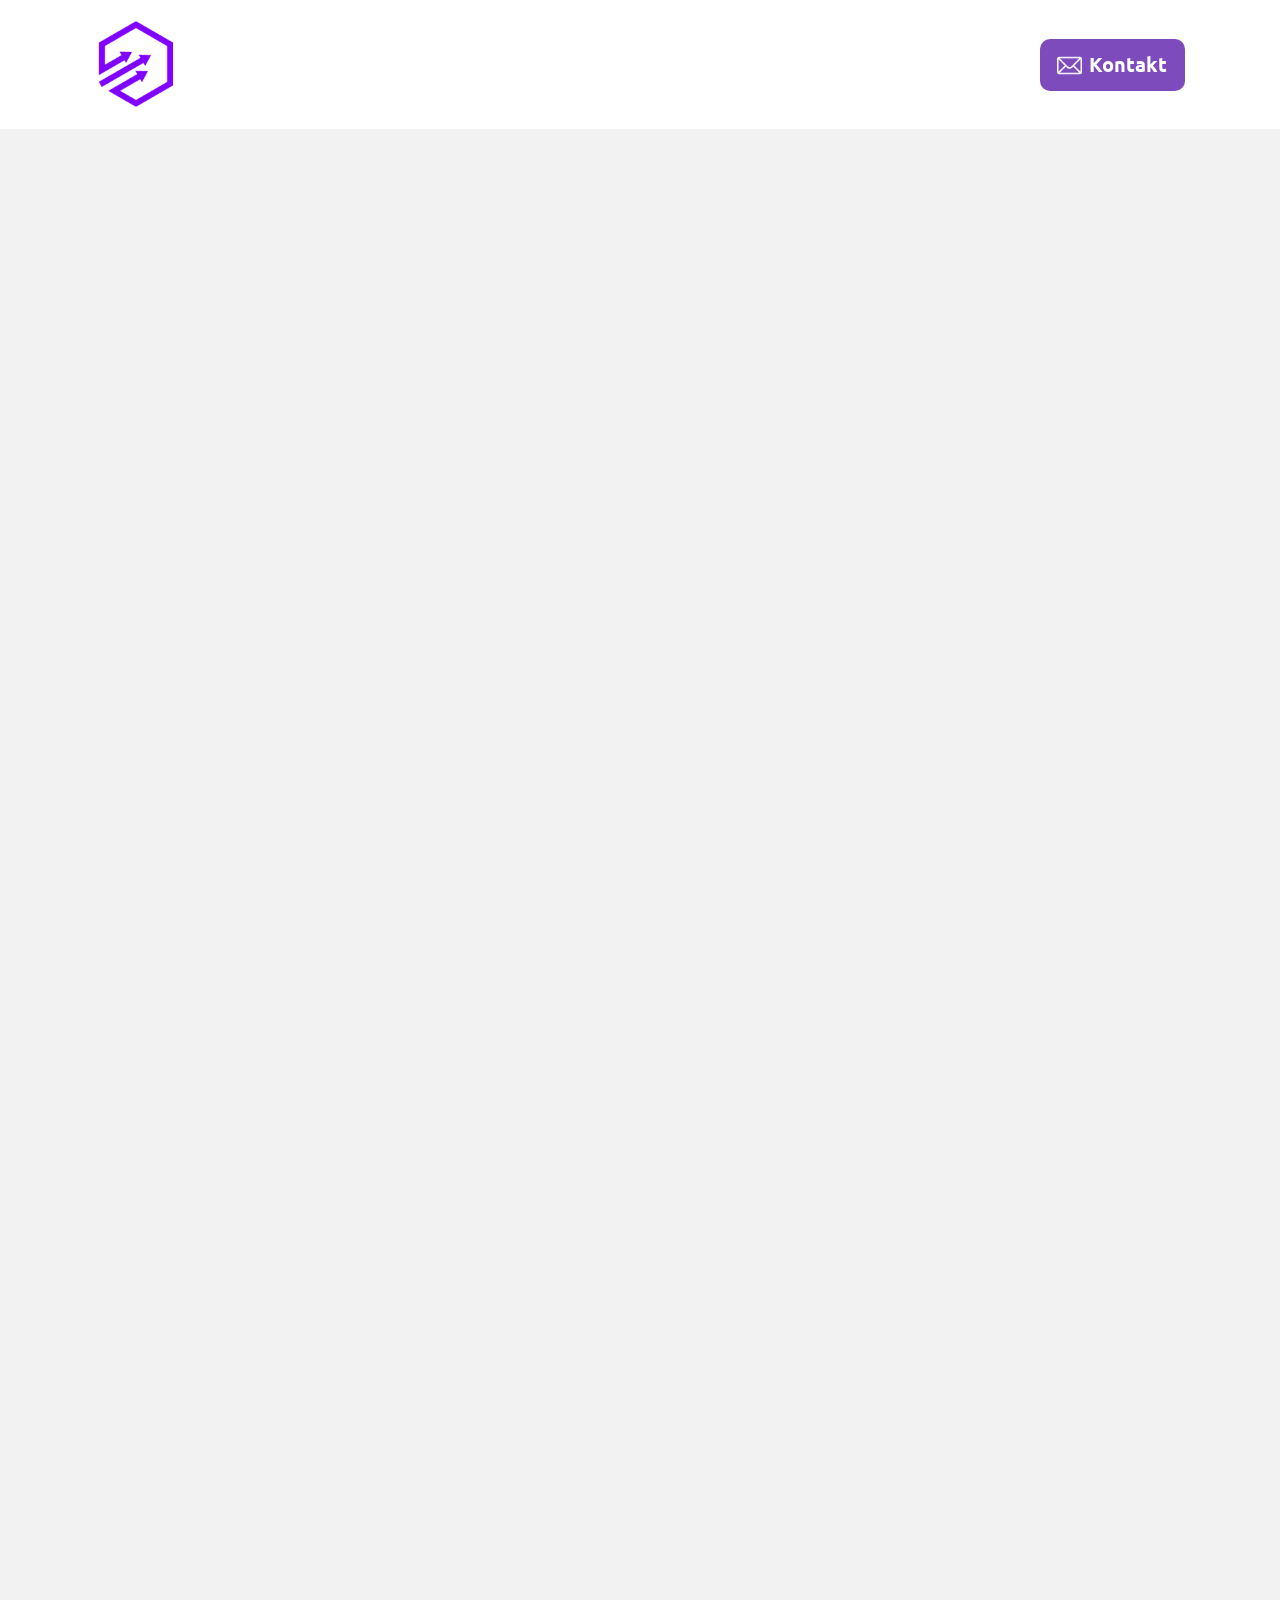
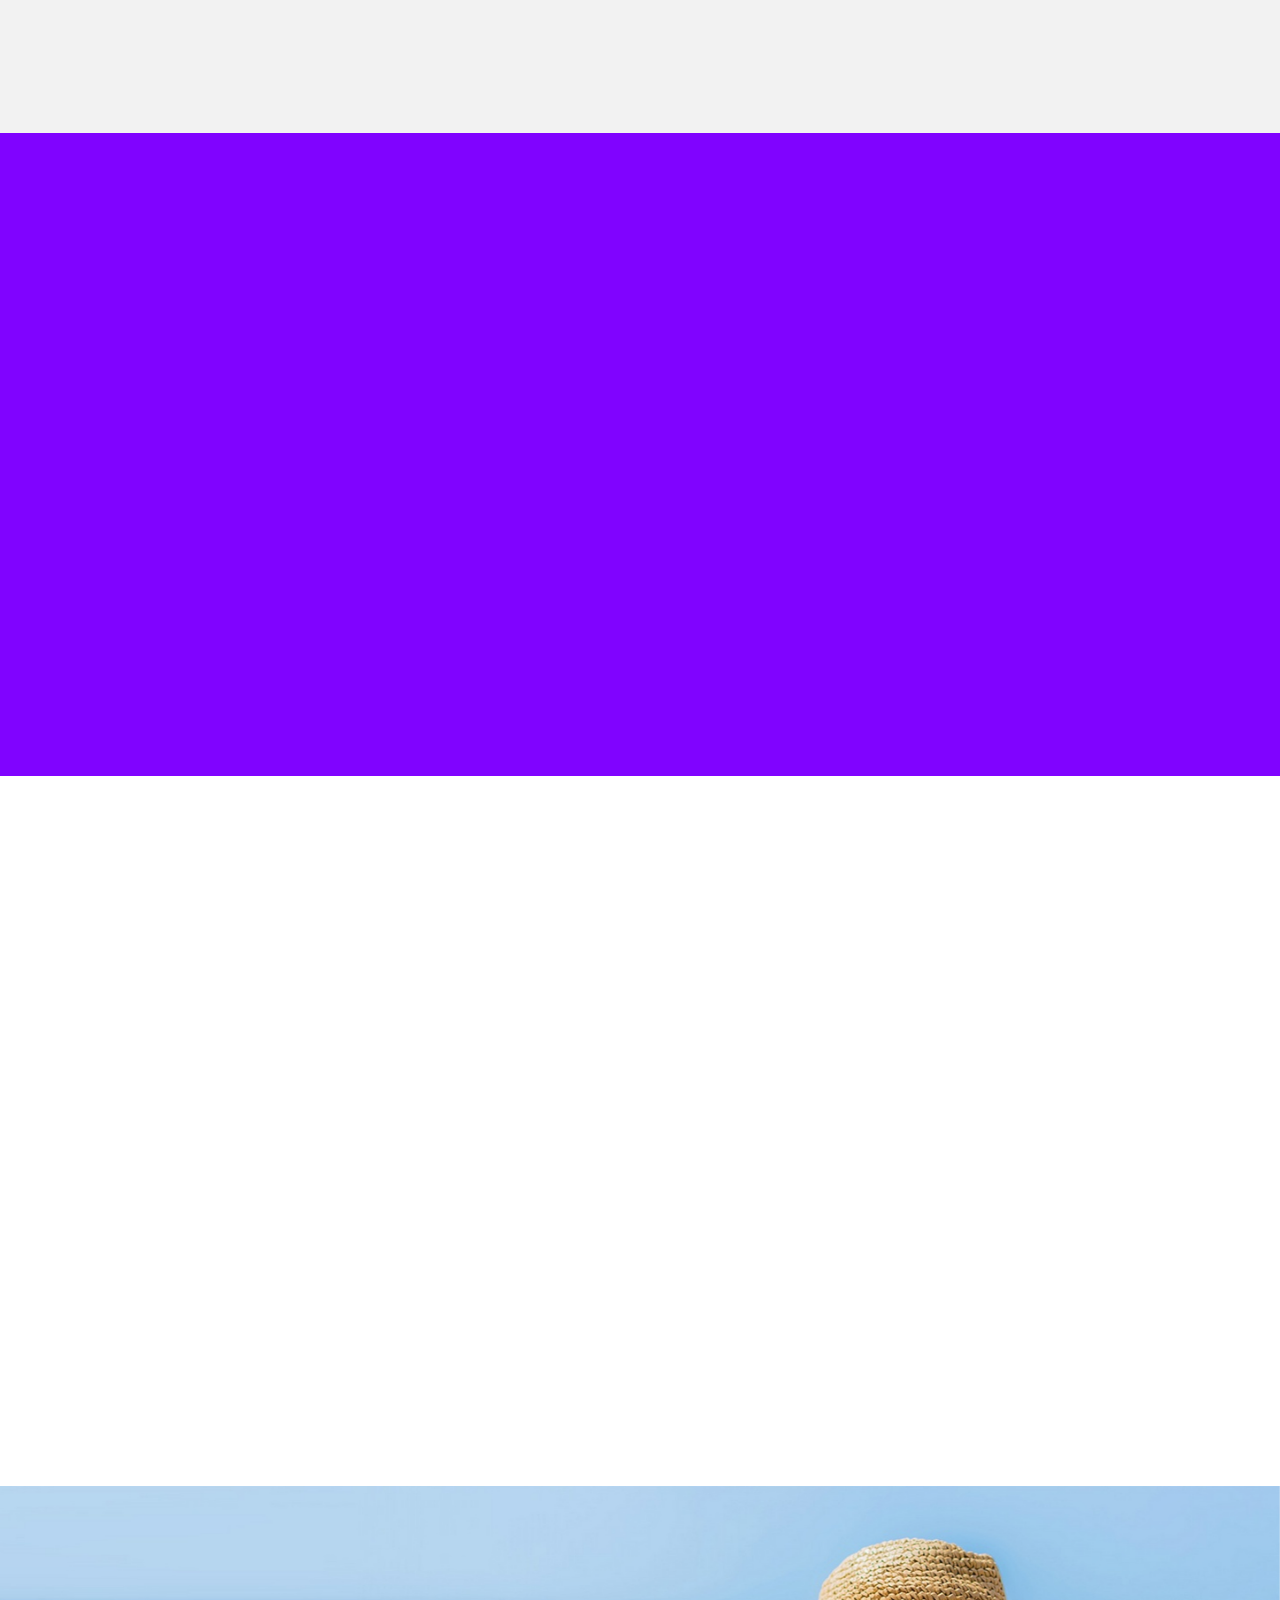
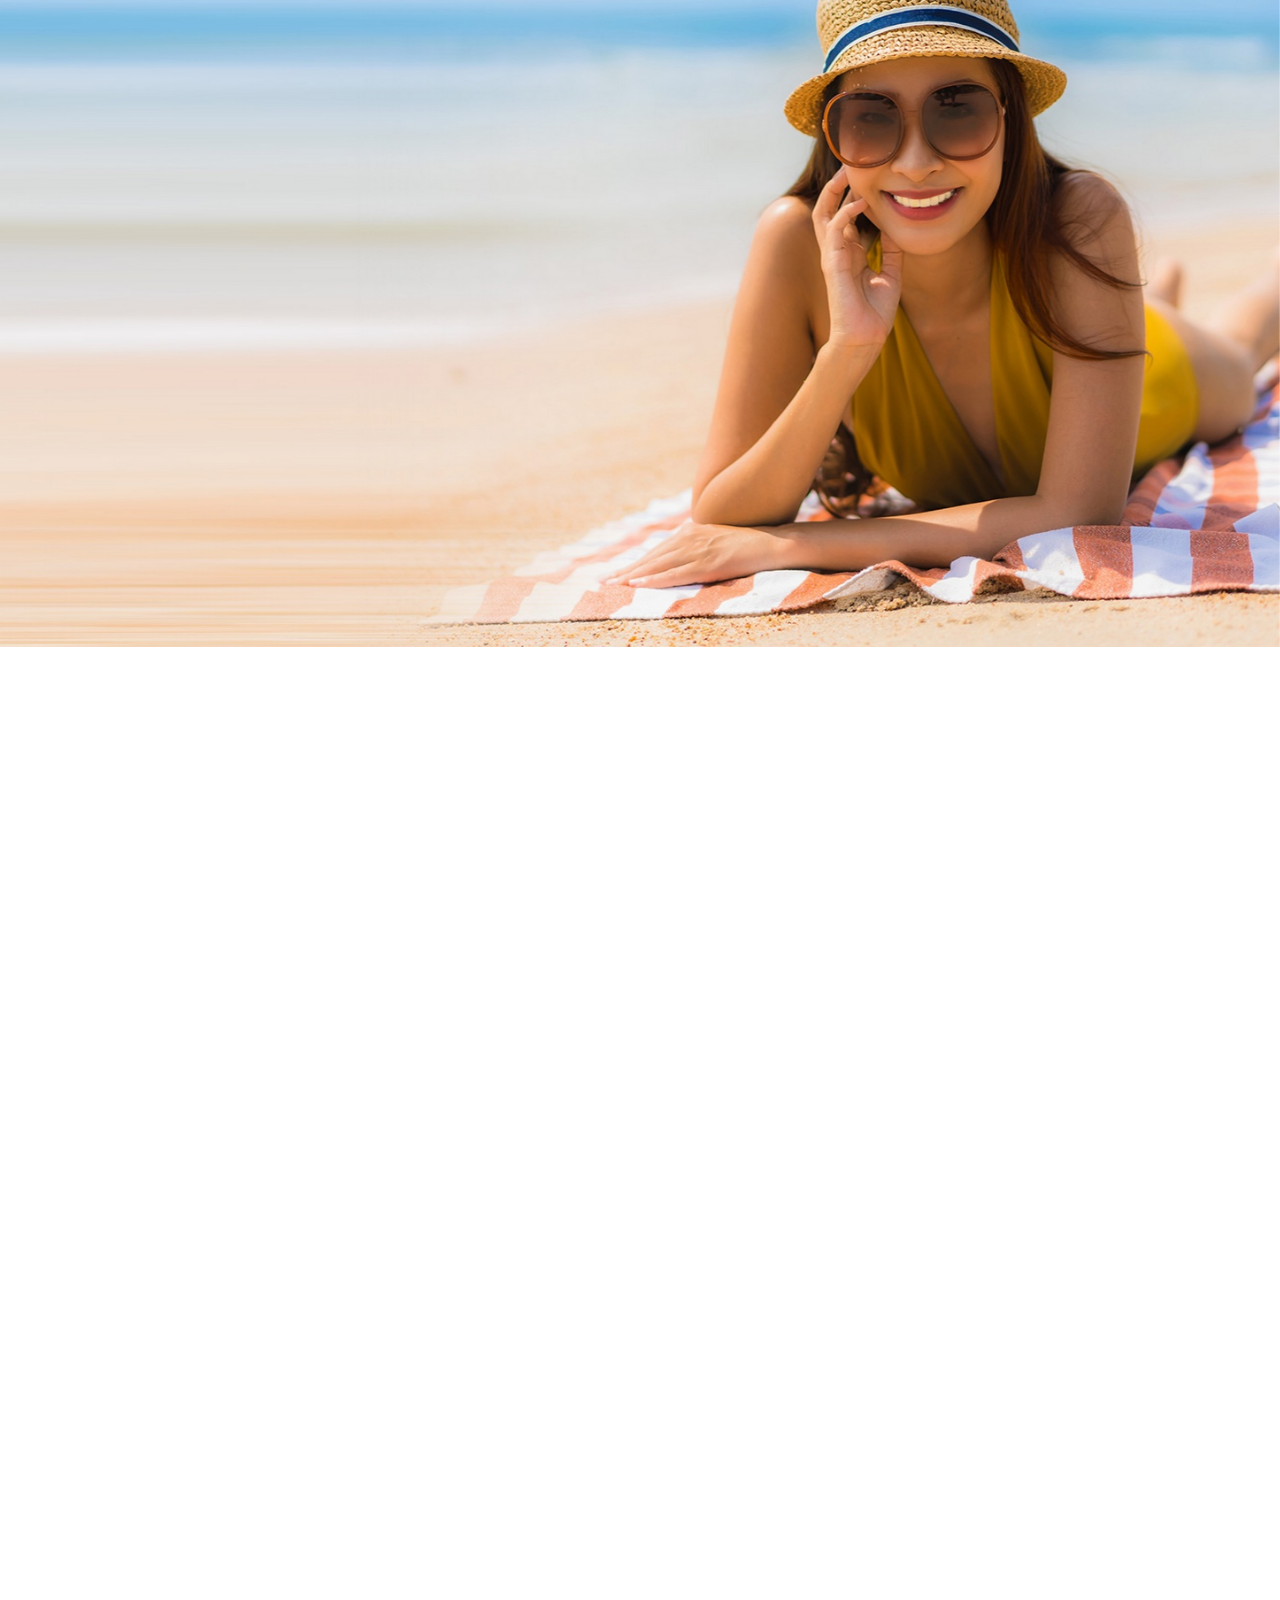
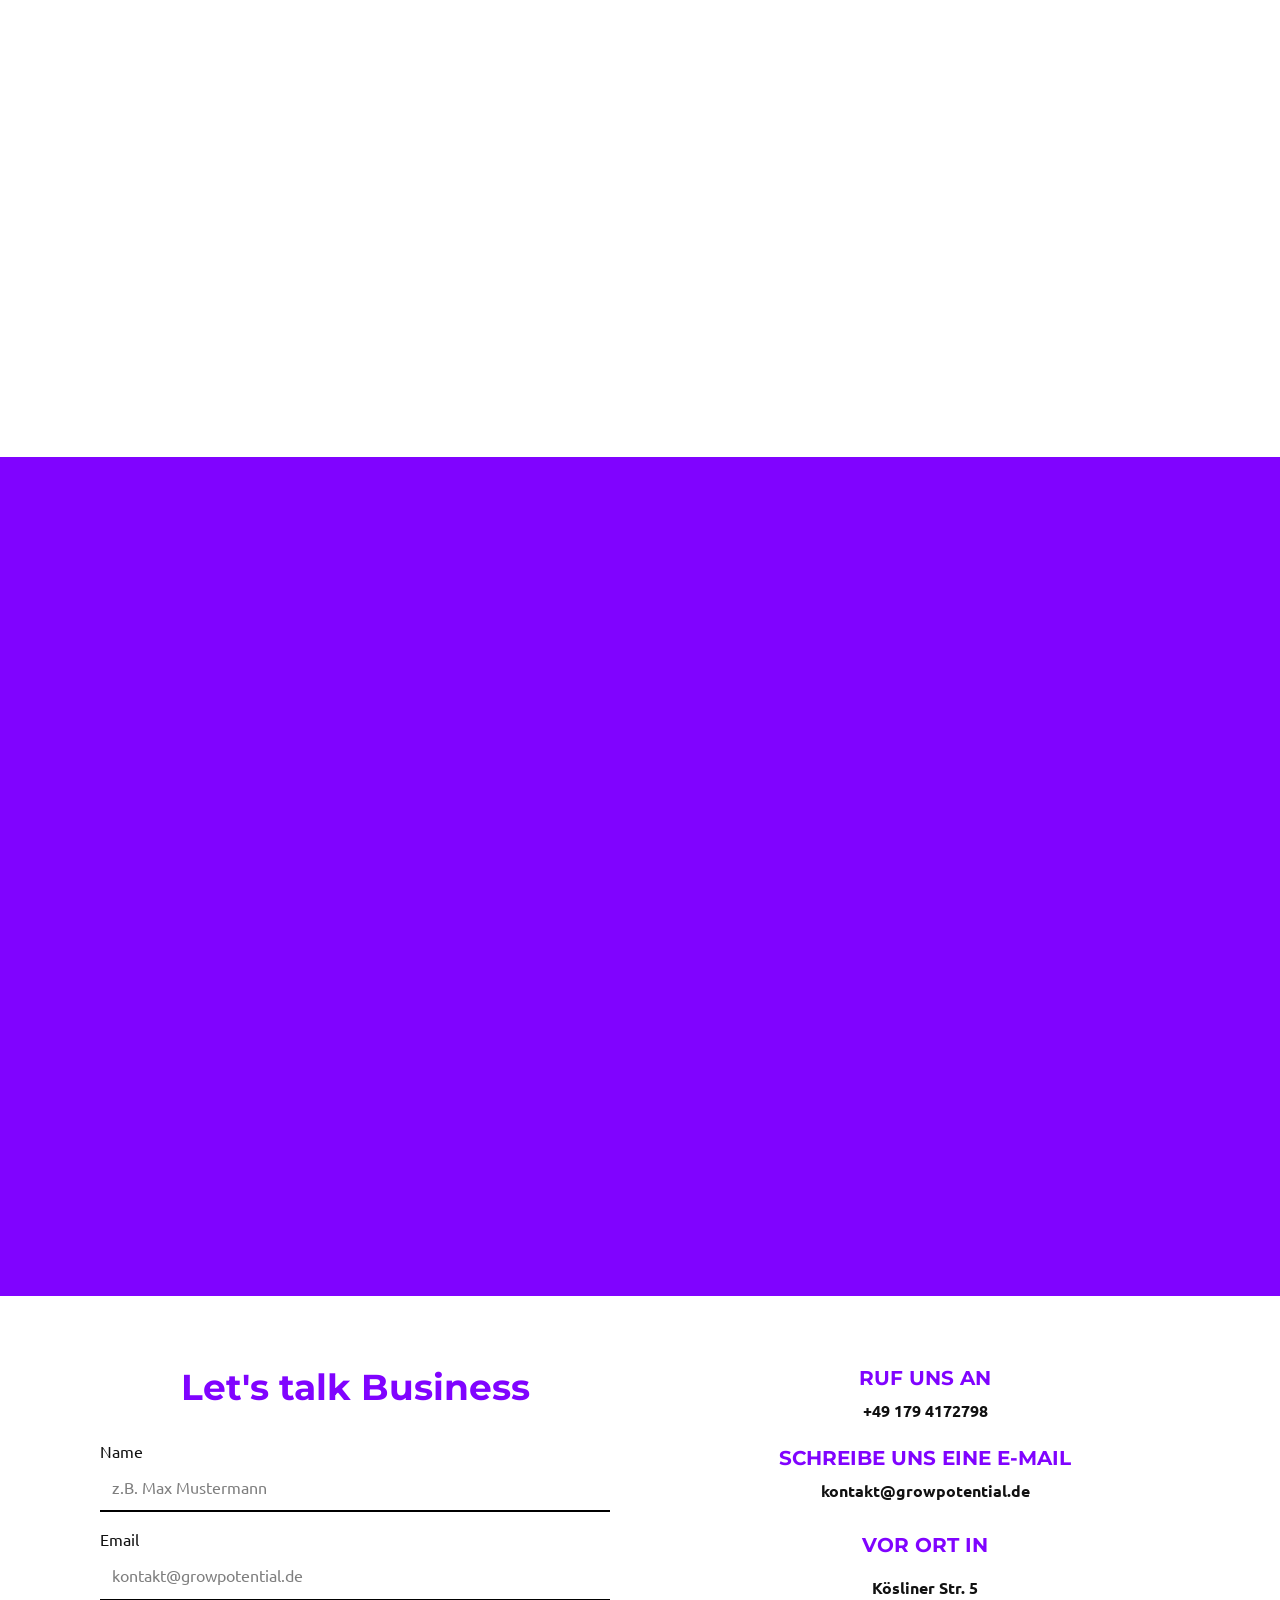
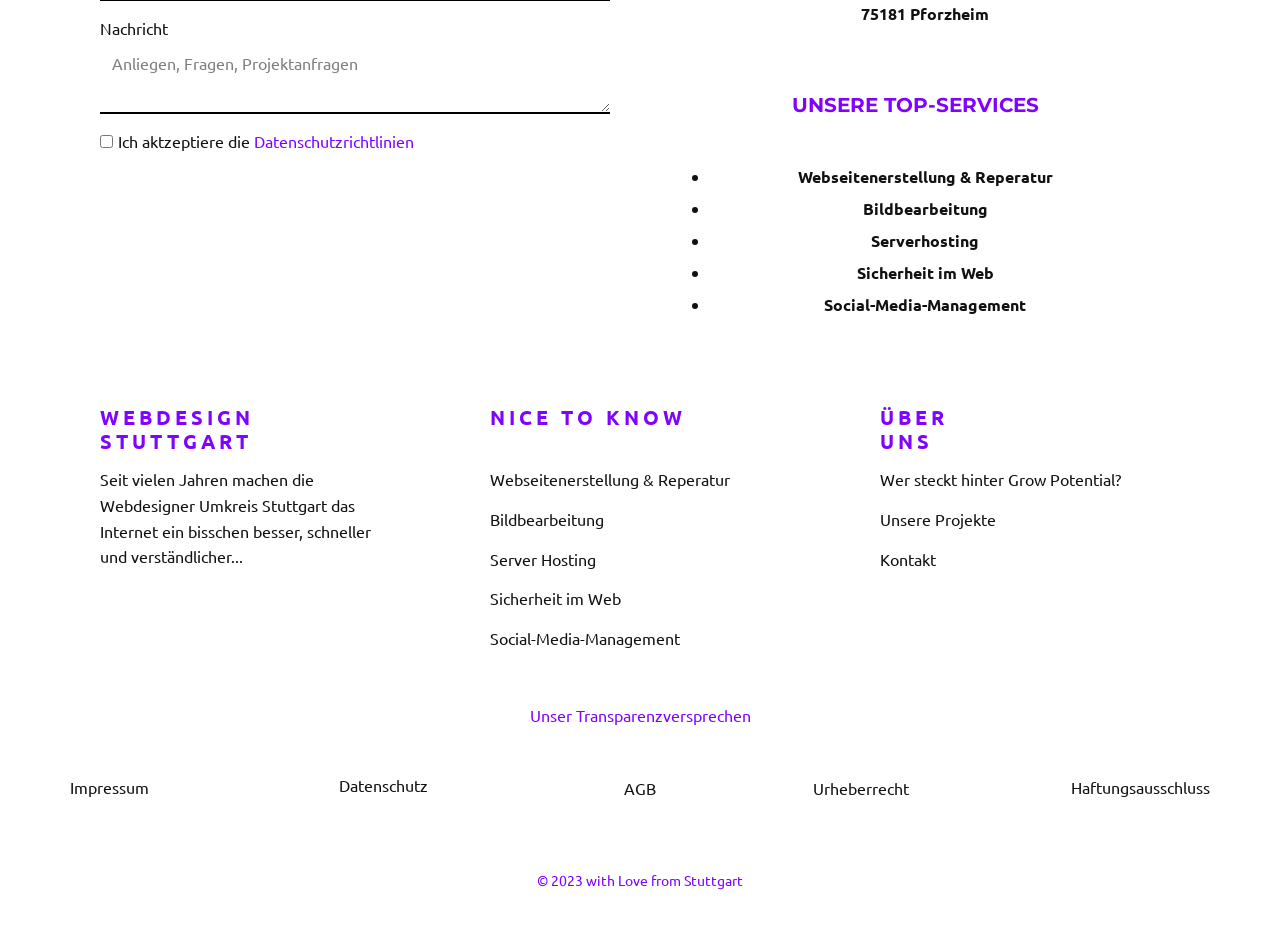
<file: Kundenbewertungen.html>
<!DOCTYPE html>
<html style="font-size: 16px;" lang="de-DE"><head>
    <meta name="viewport" content="width=device-width, initial-scale=1.0">
    <meta charset="utf-8">
    <meta name="keywords" content="​Get more out of your travel, ​Popular Travel Destinations&amp;amp; Types, ​Next-level travel powered by tech and the human touch, Active Tours, ​Designed for every type of traveler, ​Destinations near and far, we do it all, ​Connecting with nature as you travel">
    <meta name="description" content="">
    <title>Kundenbewertungen</title>
    <link rel="stylesheet" href="nicepage.css" media="screen">
<link rel="stylesheet" href="Kundenbewertungen.css" media="screen">
    <script class="u-script" type="text/javascript" src="jquery.js" defer=""></script>
    <script class="u-script" type="text/javascript" src="nicepage.js" defer=""></script>
    <meta name="generator" content="GrowPotential Webdesign">
    <meta name="referrer" content="origin">
    <link rel="icon" href="images/favicon.png">
    <link id="u-theme-google-font" rel="stylesheet" href="https://fonts.googleapis.com/css?family=Montserrat:100,100i,200,200i,300,300i,400,400i,500,500i,600,600i,700,700i,800,800i,900,900i|Ubuntu:300,300i,400,400i,500,500i,700,700i">
    <link id="u-page-google-font" rel="stylesheet" href="https://fonts.googleapis.com/css?family=Lato:100,100i,300,300i,400,400i,700,700i,900,900i|Montserrat:100,100i,200,200i,300,300i,400,400i,500,500i,600,600i,700,700i,800,800i,900,900i|Montserrat:100,100i,200,200i,300,300i,400,400i,500,500i,600,600i,700,700i,800,800i,900,900i|Ubuntu:300,300i,400,400i,500,500i,700,700i">
    
    
    
    
    
    
    
    
    
    
    
    
    
    
    
    <script type="application/ld+json">{
		"@context": "http://schema.org",
		"@type": "Organization",
		"name": "GrowPotential Webdesign",
		"logo": "images/favicon.png?rand=8055"
}</script>
    <meta name="theme-color" content="#8003ff">
    <meta property="og:title" content="Kundenbewertungen">
    <meta property="og:description" content="">
    <meta property="og:type" content="website">
  <script>
    function gdprConfirmed() {
        return true;
    }
    if (gdprConfirmed()) {
    document.write("\
    \
    <!-- Google Analytics -->\
    <gascript async src=\"https://www.googletagmanager.com/gtag/js?id=G-J4GH85P5CY\"></gascript>\
    <gascript>\
        window.dataLayer = window.dataLayer || [];\
        function gtag(){dataLayer.push(arguments);}\
        gtag('js', new Date());\
        gtag('config', 'G-J4GH85P5CY');\
    </gascript>\
    <!-- End Google Analytics -->\
    ".replace(/gascript/g, 'script'));
    }
    </script><script>
    function gdprConfirmed() {
        return true;
    }
    function dynamicLoadScript(src) {
        var script = document.createElement('script');
        script.src = src && typeof src === 'string' ? src : 'https://www.google.com/recaptcha/api.js?render=6LfZBDQpAAAAAEnrAy3wtXMP8q3ovz2EH6c9-pMR';
        script.async = true;
        document.body.appendChild(script);
        script.onload = function() {
            let event = new CustomEvent("recaptchaLoaded");
            document.dispatchEvent(event);
        };
    }
    document.addEventListener('DOMContentLoaded', function () {
        var confirmButton = document.querySelector('.u-cookies-consent .u-button-confirm');
        if (confirmButton) {
            confirmButton.onclick = dynamicLoadScript;
        }
    });
    </script>
    <script>
        document.addEventListener("DOMContentLoaded", function(){
            if (!gdprConfirmed()) {
                return;
            }
            dynamicLoadScript('https://www.google.com/recaptcha/enterprise.js?render=6LfZBDQpAAAAAEnrAy3wtXMP8q3ovz2EH6c9-pMR');
        });
    </script>
    <script>
        document.addEventListener("recaptchaLoaded", function() {
            if (!gdprConfirmed()) {
                return;
            }
            (function (grecaptcha, sitekey, actions) {
                var recaptcha = {
                    execute: function (action, submitFormCb) {
                        try {
                            grecaptcha.execute(
                                sitekey,
                                {action: action}
                            ).then(function (token) {
                                var forms = document.getElementsByTagName('form');

                                for (var i = 0; i < forms.length; i++) {
                                    var fields = forms[i].getElementsByTagName('input');

                                    for (var j = 0; j < fields.length; j++) {
                                        var field = fields[j];

                                        if ('recaptchaResponse' === field.getAttribute('name')) {
                                            field.setAttribute('value', token);
                                            break;
                                        }
                                    }
                                }
                                submitFormCb();
                            });
                        } catch (e) {
                            var formError = document.querySelector('.u-form-send-error');

                            if (formError) {
                                formError.innerText = 'Fehler des Website-Besitzers: ' + e.message.replace(/:[\s\S]*/, '');
                                formError.style.display = 'block';
                            }
                        }
                    },

                    executeContact: function (submitFormCb) {
                        recaptcha.execute(actions['contact'], submitFormCb);
                    }
                };

                window.recaptchaObject = recaptcha;
            })(
                
                grecaptcha.enterprise,
                '6LfZBDQpAAAAAEnrAy3wtXMP8q3ovz2EH6c9-pMR',
                {'contact': 'contact'}
            );
        });
    </script>
<meta data-intl-tel-input-cdn-path="intlTelInput/"></head>
  <body data-path-to-root="./" data-include-products="false" class="u-body u-xl-mode" data-lang="de"><header class="u-clearfix u-header u-sticky u-sticky-5d9f" id="sec-be42"><div class="u-clearfix u-sheet u-sheet-1">
        <a href="Home.html" class="u-image u-logo u-image-1" data-image-width="500" data-image-height="500" title="Home">
          <img class="u-logo-image u-logo-image-1" src="images/favicon.png?rand=8055">
        </a>
        <nav class="u-menu u-menu-one-level u-offcanvas u-menu-1" data-responsive-from="SM">
          <div class="menu-collapse" style="font-size: 1.25rem; letter-spacing: 0px; font-weight: 700;">
            <a class="u-button-style u-custom-left-right-menu-spacing u-custom-padding-bottom u-custom-text-color u-custom-text-hover-color u-custom-top-bottom-menu-spacing u-nav-link u-text-active-palette-1-base u-text-hover-palette-2-base" href="#" data-lang-de="{&quot;content&quot;:&quot;\n          <svg class=\&quot;u-svg-link\&quot; viewBox=\&quot;0 0 24 24\&quot;><use xmlns:xlink=\&quot;http://www.w3.org/1999/xlink\&quot; xlink:href=\&quot;#menu-hamburger\&quot;></use></svg>\n          <svg class=\&quot;u-svg-content\&quot; version=\&quot;1.1\&quot; id=\&quot;menu-hamburger\&quot; viewBox=\&quot;0 0 16 16\&quot; x=\&quot;0px\&quot; y=\&quot;0px\&quot; xmlns:xlink=\&quot;http://www.w3.org/1999/xlink\&quot; xmlns=\&quot;http://www.w3.org/2000/svg\&quot;><g><rect y=\&quot;1\&quot; width=\&quot;16\&quot; height=\&quot;2\&quot;></rect><rect y=\&quot;7\&quot; width=\&quot;16\&quot; height=\&quot;2\&quot;></rect><rect y=\&quot;13\&quot; width=\&quot;16\&quot; height=\&quot;2\&quot;></rect>\n</g></svg>\n        &quot;,&quot;href&quot;:&quot;#&quot;}">
              <svg class="u-svg-link" viewBox="0 0 24 24"><use xmlns:xlink="http://www.w3.org/1999/xlink" xlink:href="#menu-hamburger"></use></svg>
              <svg class="u-svg-content" version="1.1" id="menu-hamburger" viewBox="0 0 16 16" x="0px" y="0px" xmlns:xlink="http://www.w3.org/1999/xlink" xmlns="http://www.w3.org/2000/svg"><g><rect y="1" width="16" height="2"></rect><rect y="7" width="16" height="2"></rect><rect y="13" width="16" height="2"></rect>
</g></svg>
            </a>
          </div>
          <div class="u-custom-menu u-nav-container">
            <ul class="u-nav u-unstyled u-nav-1"><li class="u-nav-item"><a class="u-button-style u-nav-link u-text-active-palette-1-base u-text-hover-grey-50 u-text-white" style="padding: 10px 16px;">Warum wir?</a>
</li><li class="u-nav-item"><a class="u-button-style u-nav-link u-text-active-palette-1-base u-text-hover-grey-50 u-text-white" style="padding: 10px 16px;">Was machen wir?</a>
</li><li class="u-nav-item"><a class="u-button-style u-nav-link u-text-active-palette-1-base u-text-hover-grey-50 u-text-white" style="padding: 10px 19px 10px 16px;">Portfolio</a>
</li></ul>
          </div>
          <div class="u-custom-menu u-nav-container-collapse">
            <div class="u-black u-container-style u-inner-container-layout u-opacity u-opacity-95 u-sidenav">
              <div class="u-inner-container-layout u-sidenav-overflow">
                <div class="u-menu-close"></div>
                <ul class="u-align-center u-nav u-popupmenu-items u-unstyled u-nav-2"><li class="u-nav-item"><a class="u-button-style u-nav-link">Warum wir?</a>
</li><li class="u-nav-item"><a class="u-button-style u-nav-link">Was machen wir?</a>
</li><li class="u-nav-item"><a class="u-button-style u-nav-link">Portfolio</a>
</li></ul>
              </div>
            </div>
            <div class="u-black u-menu-overlay u-opacity u-opacity-70"></div>
          </div>
        </nav>
        <a href="tel:+12345678910" class="u-align-center u-border-none u-btn u-button-style u-custom-color-5 u-hover-feature u-hover-palette-1-base u-radius-10 u-text-active-white u-btn-1" data-lang-de="{&quot;content&quot;:&quot;<span class=\&quot;u-file-icon u-icon u-text-white u-block-control u-icon-1\&quot; style=\&quot;margin-right: 7px; font-size: 1.25em; vertical-align: -2px\&quot; data-block=\&quot;12\&quot;><img src=\&quot;images/646094-d32b5ee5.png\&quot; alt=\&quot;\&quot; data-original-src=\&quot;images/646094.png\&quot; data-color=\&quot;#000000\&quot;></span>Kontakt&quot;,&quot;href&quot;:&quot;tel:+12345678910&quot;}"><span class="u-file-icon u-icon u-text-white u-icon-1"><img src="images/646094-d32b5ee5.png" alt=""></span>Kontakt
        </a>
      </div><style class="u-sticky-style" data-style-id="5d9f">.u-sticky-fixed.u-sticky-5d9f:before, .u-body.u-sticky-fixed .u-sticky-5d9f:before {
borders: top right bottom left !important; border-color: #ffffff !important; border-width: 2px !important
}</style></header> 
    <section class="u-clearfix u-grey-5 u-section-1" id="sec-28a0">
      <div class="u-expanded-width u-palette-1-base u-shape u-shape-rectangle u-shape-1" data-animation-name="customAnimationIn" data-animation-duration="1500" data-animation-delay="250"></div>
      <img src="images/young-attractive-smiling-happy-man-woman-sunglasses-sitting-5.jpg" alt="" class="u-image u-image-round u-radius-50 u-image-1" data-image-width="1300" data-image-height="867" data-animation-name="customAnimationIn" data-animation-duration="1750" data-animation-delay="500">
      <div class="u-align-left u-container-align-left u-container-style u-group u-radius-50 u-shape-round u-white u-group-1" data-animation-name="customAnimationIn" data-animation-duration="1500" data-animation-delay="500">
        <div class="u-container-layout u-valign-middle u-container-layout-1">
          <h5 class="u-align-left u-text u-text-default u-text-1">travel agency<br>
          </h5>
          <h1 class="u-align-left u-text u-text-palette-2-base u-text-2"> Get more out of your travel </h1>
          <p class="u-align-left u-text u-text-3">Image from <a href="https://www.freepik.com" class="u-active-none u-border-1 u-border-active-palette-2-base u-border-black u-border-hover-palette-2-base u-border-no-left u-border-no-right u-border-no-top u-btn u-button-link u-button-style u-hover-none u-none u-text-body-color u-btn-1" target="_blank">Freepik</a>
          </p>
          <a href="https://nicepage.com/k/birthday-html-templates" class="u-active-palette-2-base u-align-left u-border-none u-btn u-btn-round u-button-style u-hover-palette-2-base u-palette-1-base u-radius-50 u-text-active-white u-text-body-alt-color u-text-hover-white u-btn-2">learn more</a>
        </div>
      </div>
    </section>
    <section class="u-align-center u-clearfix u-container-align-center u-grey-5 u-section-2" id="sec-9ae1">
      <div class="u-clearfix u-sheet u-valign-middle u-sheet-1">
        <h2 class="u-align-center u-text u-text-1" data-animation-name="customAnimationIn" data-animation-duration="1750" data-animation-delay="250"> Popular Travel Destinations<br>&amp; Types
        </h2>
        <p class="u-align-center u-text u-text-2" data-animation-name="customAnimationIn" data-animation-duration="1250" data-animation-delay="250"> Browse the topics below to find travel agents who are experts on that destination or travel style. </p>
        <div class="u-expanded-width u-list u-list-1">
          <div class="u-repeater u-repeater-1">
            <div class="u-align-center u-container-style u-image u-image-round u-list-item u-radius-50 u-repeater-item u-shading u-shape-round u-image-1" data-animation-name="customAnimationIn" data-animation-duration="1750" data-animation-direction="" data-animation-delay="500" data-image-width="407" data-image-height="407">
              <div class="u-container-layout u-similar-container u-valign-bottom u-container-layout-1">
                <div class="u-bottom-left-radius-50 u-bottom-right-radius-50 u-container-style u-expanded-width u-gradient u-group u-shape-round u-group-1">
                  <div class="u-container-layout u-valign-middle u-container-layout-2">
                    <h4 class="u-align-center u-custom-font u-font-montserrat u-text u-text-body-alt-color u-text-3">Bora Bora</h4>
                  </div>
                </div>
              </div>
            </div>
            <div class="u-align-center u-container-style u-image u-image-round u-list-item u-radius-50 u-repeater-item u-shading u-shape-round u-image-2" data-animation-name="customAnimationIn" data-animation-duration="1750" data-animation-direction="" data-animation-delay="500" data-image-width="740" data-image-height="987">
              <div class="u-container-layout u-similar-container u-valign-bottom u-container-layout-3">
                <div class="u-bottom-left-radius-50 u-bottom-right-radius-50 u-container-align-center u-container-style u-expanded-width u-gradient u-group u-shape-round u-group-2">
                  <div class="u-container-layout u-valign-middle u-container-layout-4">
                    <h4 class="u-align-center u-custom-font u-font-montserrat u-text u-text-body-alt-color u-text-4"> Costa Rica</h4>
                  </div>
                </div>
              </div>
            </div>
            <div class="u-align-center u-container-style u-image u-image-round u-list-item u-radius-50 u-repeater-item u-shading u-shape-round u-image-3" data-animation-name="customAnimationIn" data-animation-duration="1750" data-animation-direction="" data-animation-delay="500" data-image-width="1380" data-image-height="776">
              <div class="u-container-layout u-similar-container u-valign-bottom u-container-layout-5">
                <div class="u-bottom-left-radius-50 u-bottom-right-radius-50 u-container-align-center u-container-style u-expanded-width u-gradient u-group u-shape-round u-group-3">
                  <div class="u-container-layout u-valign-middle u-container-layout-6">
                    <h4 class="u-align-center u-custom-font u-font-montserrat u-text u-text-body-alt-color u-text-5"> Tokyo</h4>
                  </div>
                </div>
              </div>
            </div>
            <div class="u-align-center u-container-style u-image u-image-round u-list-item u-radius-50 u-repeater-item u-shading u-shape-round u-image-4" data-animation-name="customAnimationIn" data-animation-duration="1750" data-animation-direction="" data-animation-delay="500" data-image-width="407" data-image-height="407">
              <div class="u-container-layout u-similar-container u-valign-bottom u-container-layout-7">
                <div class="u-bottom-left-radius-50 u-bottom-right-radius-50 u-container-align-center u-container-style u-expanded-width u-gradient u-group u-shape-round u-group-4">
                  <div class="u-container-layout u-valign-middle u-container-layout-8">
                    <h4 class="u-align-center u-custom-font u-font-montserrat u-text u-text-body-alt-color u-text-6">Indonesia</h4>
                  </div>
                </div>
              </div>
            </div>
            <div class="u-align-center u-container-style u-image u-image-round u-list-item u-radius-50 u-repeater-item u-shading u-shape-round u-image-5" data-animation-name="customAnimationIn" data-animation-duration="1750" data-animation-direction="" data-animation-delay="750" data-image-width="740" data-image-height="1110">
              <div class="u-container-layout u-similar-container u-valign-bottom u-container-layout-9">
                <div class="u-bottom-left-radius-50 u-bottom-right-radius-50 u-container-align-center u-container-style u-expanded-width u-gradient u-group u-shape-round u-group-5">
                  <div class="u-container-layout u-valign-middle u-container-layout-10">
                    <h4 class="u-align-center u-custom-font u-font-montserrat u-text u-text-body-alt-color u-text-7"> Paris</h4>
                  </div>
                </div>
              </div>
            </div>
            <div class="u-align-center u-container-style u-image u-image-round u-list-item u-radius-50 u-repeater-item u-shading u-shape-round u-image-6" data-animation-name="customAnimationIn" data-animation-duration="1750" data-animation-direction="" data-animation-delay="750" data-image-width="740" data-image-height="1109">
              <div class="u-container-layout u-similar-container u-valign-bottom u-container-layout-11">
                <div class="u-bottom-left-radius-50 u-bottom-right-radius-50 u-container-align-center u-container-style u-expanded-width u-gradient u-group u-shape-round u-group-6">
                  <div class="u-container-layout u-valign-middle u-container-layout-12">
                    <h4 class="u-align-center u-custom-font u-font-montserrat u-text u-text-body-alt-color u-text-8">London</h4>
                  </div>
                </div>
              </div>
            </div>
            <div class="u-align-center u-container-style u-image u-image-round u-list-item u-radius-50 u-repeater-item u-shading u-shape-round u-image-7" data-animation-name="customAnimationIn" data-animation-duration="1750" data-animation-direction="" data-animation-delay="750" data-image-width="1060" data-image-height="794">
              <div class="u-container-layout u-similar-container u-valign-bottom u-container-layout-13">
                <div class="u-bottom-left-radius-50 u-bottom-right-radius-50 u-container-align-center u-container-style u-expanded-width u-gradient u-group u-shape-round u-group-7">
                  <div class="u-container-layout u-valign-middle u-container-layout-14">
                    <h4 class="u-align-center u-custom-font u-font-montserrat u-text u-text-body-alt-color u-text-9">Maui</h4>
                  </div>
                </div>
              </div>
            </div>
            <div class="u-align-center u-container-style u-image u-image-round u-list-item u-radius-50 u-repeater-item u-shading u-shape-round u-image-8" data-animation-name="customAnimationIn" data-animation-duration="1750" data-animation-direction="" data-animation-delay="750" data-image-width="1380" data-image-height="920">
              <div class="u-container-layout u-similar-container u-valign-bottom u-container-layout-15">
                <div class="u-bottom-left-radius-50 u-bottom-right-radius-50 u-container-align-center u-container-style u-expanded-width u-gradient u-group u-shape-round u-group-8">
                  <div class="u-container-layout u-valign-middle u-container-layout-16">
                    <h4 class="u-align-center u-custom-font u-font-montserrat u-text u-text-body-alt-color u-text-10"> Maldives</h4>
                  </div>
                </div>
              </div>
            </div>
          </div>
        </div>
        <p class="u-text u-text-default u-text-11" data-animation-name="customAnimationIn" data-animation-duration="1500" data-animation-delay="750">Images from <a href="https://www.freepik.com/photos/maldives" class="u-active-none u-border-1 u-border-active-black u-border-hover-black u-border-no-left u-border-no-right u-border-no-top u-border-palette-1-base u-btn u-button-link u-button-style u-hover-none u-none u-text-body-color u-btn-1">Freepik</a>
        </p>
      </div>
    </section>
    <section class="u-clearfix u-grey-5 u-section-3" id="sec-a071">
      <div class="u-clearfix u-sheet u-valign-middle-md u-valign-middle-sm u-valign-middle-xs u-sheet-1">
        <div class="u-palette-1-light-2 u-radius-50 u-shape u-shape-round u-shape-1" data-animation-name="customAnimationIn" data-animation-duration="1500" data-animation-delay="500"></div>
        <img src="images/lady-ocean-summertime-woman-vaca.jpg" class="u-align-left u-image u-image-round u-radius-50 u-image-1" data-image-width="1380" data-image-height="920" data-animation-name="customAnimationIn" data-animation-duration="1500" data-animation-delay="250">
        <div class="u-align-left u-container-align-left u-container-style u-expanded-width-xs u-group u-radius-50 u-shape-round u-white u-group-1" data-animation-name="customAnimationIn" data-animation-duration="1500" data-animation-delay="500">
          <div class="u-container-layout u-valign-middle u-container-layout-1">
            <h3 class="u-align-left u-text u-text-palette-2-base u-text-1"> Don't Worry, Be Happy</h3>
            <p class="u-align-left u-text u-text-2">Ut enim ad minim veniam, quis nostrud exercitation ullamco laboris nisi ut aliquip ex ea commodo consequat. Duis aute irure dolor in reprehenderit in voluptate velit esse cillum dolore eu fugiat nulla pariatur. </p>
            <p class="u-align-left u-text u-text-3">Image from <a href="https://www.freepik.com/photos/woman" class="u-active-none u-border-1 u-border-active-black u-border-hover-black u-border-no-left u-border-no-right u-border-no-top u-border-palette-1-base u-btn u-button-link u-button-style u-hover-none u-none u-text-body-color u-btn-1">Freepik</a>
            </p>
            <a href="https://nicepage.com/c/real-estate-website-templates" class="u-active-white u-align-left u-border-2 u-border-active-palette-1-base u-border-hover-palette-1-base u-border-palette-1-base u-btn u-btn-round u-button-style u-hover-white u-palette-1-base u-radius-50 u-text-active-palette-1-base u-text-body-alt-color u-text-hover-palette-1-base u-btn-2">learn more</a>
          </div>
        </div>
      </div>
    </section>
    <section class="u-align-center u-clearfix u-container-align-center u-palette-1-base u-section-4" id="carousel_b4f4">
      <div class="u-clearfix u-sheet u-valign-middle u-sheet-1">
        <h2 class="u-align-center u-text u-text-body-alt-color u-text-1" data-animation-name="customAnimationIn" data-animation-duration="1500" data-animation-delay="500"> Next-level travel powered by tech and the human touch</h2>
        <p class="u-align-center u-text u-text-2" data-animation-name="customAnimationIn" data-animation-duration="1500" data-animation-delay="500"> Ut enim ad minim veniam, quis nostrud exercitation ullamco laboris nisi ut aliquip ex ea commodo consequat. Duis aute irure dolor in reprehenderit in voluptate velit esse cillum dolore eu fugiat nulla pariatur. Excepteur sint occaecat cupidatat non proident, sunt in culpa qui officia deserunt mollit anim id est laborum.</p>
        <a href="https://nicepage.com/k/auction-website-templates" class="u-active-white u-align-center u-border-2 u-border-active-white u-border-hover-white u-border-palette-1-light-2 u-btn u-btn-round u-button-style u-hover-white u-none u-radius-50 u-text-active-palette-1-base u-text-body-alt-color u-text-hover-palette-1-base u-btn-1" data-animation-name="customAnimationIn" data-animation-duration="1000" data-animation-delay="500">learn more</a>
      </div>
    </section>
    <section class="u-clearfix u-section-5" id="carousel_fe47">
      <div class="u-clearfix u-sheet u-valign-middle u-sheet-1">
        <div class="data-layout-selected u-clearfix u-expanded-width u-gutter-22 u-layout-wrap u-layout-wrap-1">
          <div class="u-layout">
            <div class="u-layout-row">
              <div class="u-align-left u-container-style u-image u-image-round u-layout-cell u-left-cell u-radius-50 u-size-30 u-image-1" src="" data-image-width="920" data-image-height="920" data-animation-name="customAnimationIn" data-animation-duration="1500" data-animation-delay="500">
                <div class="u-container-layout u-container-layout-1" src=""></div>
              </div>
              <div class="u-align-left u-container-style u-image u-image-round u-layout-cell u-radius-50 u-right-cell u-size-30 u-image-2" src="" data-image-width="1067" data-image-height="920" data-animation-name="customAnimationIn" data-animation-duration="1500" data-animation-delay="500">
                <div class="u-container-layout u-valign-middle-lg u-valign-middle-md u-valign-middle-xl u-container-layout-2" src="">
                  <div class="u-align-center u-container-align-center u-container-style u-group u-palette-1-base u-radius-50 u-shape-round u-group-1" data-animation-name="flipIn" data-animation-duration="1500" data-animation-direction="X" data-animation-delay="500">
                    <div class="u-container-layout u-valign-middle u-container-layout-3">
                      <h2 class="u-align-center u-text u-text-body-alt-color u-text-1">Active Tours</h2>
                      <p class="u-align-center u-text u-text-2"> Sem et tortor consequat id porta. Laoreet sit amet cursus sit amet dictum. Adipiscing elit duis tristique sollicitudin nibh sit. </p>
                      <p class="u-align-center u-text u-text-3">Images from <a href="https://freepik.com/photos/backround" class="u-active-none u-border-1 u-border-active-palette-1-light-2 u-border-hover-palette-1-light-2 u-border-no-left u-border-no-right u-border-no-top u-border-white u-btn u-button-link u-button-style u-hover-none u-none u-text-active-palette-1-light-2 u-text-body-alt-color u-text-hover-palette-1-light-2 u-btn-1">Freepik</a>
                      </p>
                    </div>
                  </div>
                </div>
              </div>
            </div>
          </div>
        </div>
      </div>
    </section>
    <section class="u-clearfix u-image u-section-6" id="carousel_c11e" data-image-width="1980" data-image-height="887">
      <div class="u-clearfix u-sheet u-sheet-1">
        <div class="u-palette-2-base u-radius-50 u-shape u-shape-round u-shape-1" data-animation-name="customAnimationIn" data-animation-duration="1500" data-animation-delay="250"></div>
        <div class="u-align-left u-container-align-left u-container-style u-group u-radius-50 u-shape-round u-white u-group-1" data-animation-name="customAnimationIn" data-animation-duration="1500" data-animation-delay="750">
          <div class="u-container-layout u-valign-middle u-container-layout-1">
            <h5 class="u-align-left u-text u-text-1"> What we Do</h5>
            <h2 class="u-align-left u-text u-text-2"> Designed for every type of traveler</h2>
            <p class="u-align-left u-text u-text-3">Image by <a href="https://www.freepik.com/photos/background" class="u-active-none u-border-1 u-border-active-palette-2-base u-border-black u-border-hover-palette-2-base u-border-no-left u-border-no-right u-border-no-top u-btn u-button-link u-button-style u-hover-none u-none u-text-body-color u-btn-1" target="_blank" data-animation-name="" data-animation-duration="0" data-animation-delay="0" data-animation-direction="">Freepik</a>
            </p>
            <a href="https://nicepage.com/c/architecture-building-website-templates" class="u-active-white u-align-left u-border-2 u-border-active-palette-2-base u-border-hover-palette-2-base u-border-palette-2-base u-btn u-button-style u-hover-white u-palette-2-base u-text-active-palette-2-base u-text-body-alt-color u-text-hover-palette-2-base u-btn-2" target="_blank" data-animation-name="" data-animation-duration="0" data-animation-delay="0" data-animation-direction="">Explore Categories</a>
          </div>
        </div>
      </div>
    </section>
    <section class="u-clearfix u-container-align-center u-section-7" id="carousel_a7fb">
      <div class="u-clearfix u-sheet u-valign-middle-sm u-valign-middle-xs u-sheet-1">
        <h2 class="u-align-center u-text u-text-default-lg u-text-default-md u-text-default-xl u-text-1" data-animation-name="customAnimationIn" data-animation-duration="1500" data-animation-delay="250"> Destinations near and far, we do it all</h2>
        <div class="data-layout-selected u-clearfix u-expanded-width u-gutter-22 u-layout-wrap u-layout-wrap-1">
          <div class="u-layout">
            <div class="u-layout-col">
              <div class="u-size-30">
                <div class="u-layout-row">
                  <div class="u-align-left u-container-style u-layout-cell u-shape-rectangle u-size-15 u-layout-cell-1" data-animation-name="customAnimationIn" data-animation-duration="1500">
                    <div class="u-container-layout u-valign-top u-container-layout-1">
                      <p class="u-text u-text-default u-text-grey-40 u-text-2"> Blandit aliquam etiam erat velit scelerisque in dictum. Metus vulputate eu scelerisque felis imperdiet proin fermentum leo. Vitae aliquet nec ullamcorper sit amet risus nullam eget felis. Convallis a cras semper auctor neque vitae tempus quam. </p>
                      <p class="u-text u-text-3">Images from <a href="https://nicepage.app" class="u-active-none u-border-1 u-border-active-palette-2-base u-border-black u-border-hover-palette-2-base u-border-no-left u-border-no-right u-border-no-top u-btn u-button-link u-button-style u-hover-none u-none u-text-body-color u-btn-1" data-animation-name="" data-animation-duration="0" data-animation-delay="0" data-animation-direction="">Freepik</a>
                      </p>
                    </div>
                  </div>
                  <div class="u-container-align-center u-container-style u-image u-image-round u-layout-cell u-radius-50 u-size-15 u-image-1" data-image-width="740" data-image-height="1109" data-animation-name="customAnimationIn" data-animation-duration="1500" data-animation-delay="250">
                    <div class="u-container-layout u-container-layout-2"></div>
                  </div>
                  <div class="u-container-align-center u-container-style u-image u-image-round u-layout-cell u-radius-50 u-size-30 u-image-2" data-image-width="1800" data-image-height="900" data-animation-name="customAnimationIn" data-animation-duration="1500" data-animation-delay="500">
                    <div class="u-container-layout u-container-layout-3"></div>
                  </div>
                </div>
              </div>
              <div class="u-size-30">
                <div class="u-layout-row">
                  <div class="u-container-align-center u-container-style u-image u-image-round u-layout-cell u-radius-50 u-size-30 u-image-3" data-image-width="1380" data-image-height="920" data-animation-name="customAnimationIn" data-animation-duration="1500" data-animation-delay="500">
                    <div class="u-container-layout u-container-layout-4"></div>
                  </div>
                  <div class="u-container-align-center u-container-style u-image u-image-round u-layout-cell u-radius-50 u-size-15 u-image-4" data-image-width="740" data-image-height="1109" data-animation-name="customAnimationIn" data-animation-duration="1500" data-animation-delay="250">
                    <div class="u-container-layout u-container-layout-5"></div>
                  </div>
                  <div class="u-container-align-left u-container-style u-layout-cell u-shape-rectangle u-size-15 u-layout-cell-6" data-animation-name="customAnimationIn" data-animation-duration="1500" data-animation-delay="500">
                    <div class="u-container-layout u-container-layout-6">
                      <p class="u-align-left u-text u-text-default u-text-grey-40 u-text-4"> Buzzing cities, tropical islands, remote escapes and everything in between. Our first-hand intel and insider expertise covers the globe.</p>
                    </div>
                  </div>
                </div>
              </div>
            </div>
          </div>
        </div>
        <a href="https://nicepage.com/k/test-website-templates" class="u-active-white u-align-center u-border-2 u-border-active-palette-1-base u-border-hover-palette-1-base u-border-palette-1-base u-btn u-btn-round u-button-style u-hover-white u-palette-1-base u-radius-50 u-text-active-palette-1-base u-text-body-alt-color u-text-hover-palette-1-base u-btn-2" data-animation-name="customAnimationIn" data-animation-duration="1500" data-animation-delay="750">Explore destinations</a>
      </div>
    </section>
    <section class="u-clearfix u-palette-1-base u-section-8" id="sec-587c">
      <div class="u-expanded-width u-shape u-shape-rectangle u-white u-shape-1"></div>
      <img src="images/ffggf.jpg" alt="" class="u-image u-image-round u-radius-50 u-image-1" data-image-width="690" data-image-height="639" data-animation-name="flipIn" data-animation-duration="1500" data-animation-direction="X" data-animation-delay="750">
      <div class="u-align-left u-container-style u-group u-radius-50 u-shape-round u-white u-group-1" data-animation-name="customAnimationIn" data-animation-duration="1500" data-animation-delay="750">
        <div class="u-container-layout u-valign-middle u-container-layout-1">
          <h2 class="u-text u-text-palette-1-base u-text-1"> Connecting with nature as you travel</h2>
          <p class="u-text u-text-2">Image from <a href="https://www.freepik.com/photos/winter" class="u-border-1 u-border-black u-border-no-left u-border-no-right u-border-no-top u-btn u-button-link u-button-style u-none u-text-body-color u-btn-1">Freepik</a>
          </p>
        </div>
      </div>
      <div class="u-align-center-md u-align-center-sm u-align-center-xs u-align-left-lg u-align-left-xl u-container-style u-group u-radius-50 u-shape-round u-white u-group-2" data-animation-name="customAnimationIn" data-animation-duration="1500" data-animation-delay="750">
        <div class="u-container-layout u-valign-middle-sm u-valign-top-md u-container-layout-2">
          <div class="u-form u-form-1">
            <form action="https://forms.nicepagesrv.com/v2/form/process" class="u-clearfix u-form-spacing-13 u-form-vertical u-inner-form" style="padding: 0px;" source="email" name="form-2">
              <div class="u-form-group u-form-name">
                <label for="name-da97" class="u-label">Name</label>
                <input type="text" placeholder="Enter your Name" id="name-da97" name="name" class="u-border-no-bottom u-border-no-left u-border-no-right u-border-no-top u-grey-5 u-input u-input-rectangle" required="" wfd-id="id571">
              </div>
              <div class="u-form-group u-form-partition-factor-2 u-form-phone u-form-group-2">
                <label for="phone-10f2" class="u-label">Phone</label>
                <input type="tel" pattern="\+?\d{0,3}[\s\(\-]?([0-9]{2,3})[\s\)\-]?([\s\-]?)([0-9]{3})[\s\-]?([0-9]{2})[\s\-]?([0-9]{2})" placeholder="Enter your phone (e.g. +14155552675)" id="phone-10f2" name="phone" class="u-border-no-bottom u-border-no-left u-border-no-right u-border-no-top u-grey-5 u-input u-input-rectangle" required="" wfd-id="id572">
              </div>
              <div class="u-form-email u-form-group u-form-partition-factor-2">
                <label for="email-da97" class="u-label">Email</label>
                <input type="email" placeholder="Enter a valid email address" id="email-da97" name="email" class="u-border-no-bottom u-border-no-left u-border-no-right u-border-no-top u-grey-5 u-input u-input-rectangle" required="" wfd-id="id573">
              </div>
              <div class="u-align-right u-form-group u-form-submit">
                <a href="#" class="u-active-palette-1-base u-border-none u-btn u-btn-round u-btn-submit u-button-style u-hover-black u-palette-2-base u-radius-50 u-btn-2">contact us</a>
                <input type="submit" value="submit" class="u-form-control-hidden" wfd-id="id574">
              </div>
              <div class="u-form-send-message u-form-send-success"> Thank you! Your message has been sent. </div>
              <div class="u-form-send-error u-form-send-message"> Unable to send your message. Please fix errors then try again. </div>
              <input type="hidden" value="" name="recaptchaResponse" wfd-id="id575">
              <input type="hidden" name="formServices" value="7276db46-cddc-3fde-ff53-1950ef16171d">
              <input type="hidden" name="siteKey" value="6LfZBDQpAAAAAEnrAy3wtXMP8q3ovz2EH6c9-pMR">
            </form>
          </div>
          <p class="u-text u-text-grey-50 u-text-3"> Let us know your questions, suggestions and concerns by filling out the contact form below.</p>
          <div class="u-social-icons u-spacing-20 u-social-icons-1">
            <a class="u-social-url" target="_blank" href=""><span class="u-icon u-icon-circle u-social-facebook u-social-icon u-text-palette-2-base u-icon-1">
                    <svg class="u-svg-link" preserveAspectRatio="xMidYMin slice" viewBox="0 0 112 112" style=""><use xmlns:xlink="http://www.w3.org/1999/xlink" xlink:href="#svg-50ee"></use></svg>
                    <svg xmlns="http://www.w3.org/2000/svg" xmlns:xlink="http://www.w3.org/1999/xlink" version="1.1" xml:space="preserve" class="u-svg-content" viewBox="0 0 112 112" x="0px" y="0px" id="svg-50ee"><path d="M75.5,28.8H65.4c-1.5,0-4,0.9-4,4.3v9.4h13.9l-1.5,15.8H61.4v45.1H42.8V58.3h-8.8V42.4h8.8V32.2 c0-7.4,3.4-18.8,18.8-18.8h13.8v15.4H75.5z"></path></svg>
                  </span>
            </a>
            <a class="u-social-url" target="_blank" href=""><span class="u-icon u-icon-circle u-social-icon u-social-twitter u-text-palette-2-base u-icon-2">
                    <svg class="u-svg-link" preserveAspectRatio="xMidYMin slice" viewBox="0 0 112 112" style=""><use xmlns:xlink="http://www.w3.org/1999/xlink" xlink:href="#svg-d346"></use></svg>
                    <svg xmlns="http://www.w3.org/2000/svg" xmlns:xlink="http://www.w3.org/1999/xlink" version="1.1" xml:space="preserve" class="u-svg-content" viewBox="0 0 112 112" x="0px" y="0px" id="svg-d346"><path d="M92.2,38.2c0,0.8,0,1.6,0,2.3c0,24.3-18.6,52.4-52.6,52.4c-10.6,0.1-20.2-2.9-28.5-8.2 c1.4,0.2,2.9,0.2,4.4,0.2c8.7,0,16.7-2.9,23-7.9c-8.1-0.2-14.9-5.5-17.3-12.8c1.1,0.2,2.4,0.2,3.4,0.2c1.6,0,3.3-0.2,4.8-0.7 c-8.4-1.6-14.9-9.2-14.9-18c0-0.2,0-0.2,0-0.2c2.5,1.4,5.4,2.2,8.4,2.3c-5-3.3-8.3-8.9-8.3-15.4c0-3.4,1-6.5,2.5-9.2 c9.1,11.1,22.7,18.5,38,19.2c-0.2-1.4-0.4-2.8-0.4-4.3c0.1-10,8.3-18.2,18.5-18.2c5.4,0,10.1,2.2,13.5,5.7c4.3-0.8,8.1-2.3,11.7-4.5 c-1.4,4.3-4.3,7.9-8.1,10.1c3.7-0.4,7.3-1.4,10.6-2.9C98.9,32.3,95.7,35.5,92.2,38.2z"></path></svg>
                  </span>
            </a>
            <a class="u-social-url" target="_blank" href=""><span class="u-icon u-icon-circle u-social-icon u-social-instagram u-text-palette-2-base u-icon-3">
                    <svg class="u-svg-link" preserveAspectRatio="xMidYMin slice" viewBox="0 0 112 112" style=""><use xmlns:xlink="http://www.w3.org/1999/xlink" xlink:href="#svg-dd2a"></use></svg>
                    <svg xmlns="http://www.w3.org/2000/svg" xmlns:xlink="http://www.w3.org/1999/xlink" version="1.1" xml:space="preserve" class="u-svg-content" viewBox="0 0 112 112" x="0px" y="0px" id="svg-dd2a"><path d="M55.9,32.9c-12.8,0-23.2,10.4-23.2,23.2s10.4,23.2,23.2,23.2s23.2-10.4,23.2-23.2S68.7,32.9,55.9,32.9z M55.9,69.4c-7.4,0-13.3-6-13.3-13.3c-0.1-7.4,6-13.3,13.3-13.3s13.3,6,13.3,13.3C69.3,63.5,63.3,69.4,55.9,69.4z"></path><path d="M79.7,26.8c-3,0-5.4,2.5-5.4,5.4s2.5,5.4,5.4,5.4c3,0,5.4-2.5,5.4-5.4S82.7,26.8,79.7,26.8z"></path><path d="M78.2,11H33.5C21,11,10.8,21.3,10.8,33.7v44.7c0,12.6,10.2,22.8,22.7,22.8h44.7c12.6,0,22.7-10.2,22.7-22.7 V33.7C100.8,21.1,90.6,11,78.2,11z M91,78.4c0,7.1-5.8,12.8-12.8,12.8H33.5c-7.1,0-12.8-5.8-12.8-12.8V33.7 c0-7.1,5.8-12.8,12.8-12.8h44.7c7.1,0,12.8,5.8,12.8,12.8V78.4z"></path></svg>
                  </span>
            </a>
            <a class="u-social-url" target="_blank" href=""><span class="u-icon u-icon-circle u-social-google u-social-icon u-text-palette-2-base u-icon-4">
                    <svg class="u-svg-link" preserveAspectRatio="xMidYMin slice" viewBox="0 0 112 112" style=""><use xmlns:xlink="http://www.w3.org/1999/xlink" xlink:href="#svg-102d"></use></svg>
                    <svg xmlns="http://www.w3.org/2000/svg" xmlns:xlink="http://www.w3.org/1999/xlink" version="1.1" xml:space="preserve" class="u-svg-content" viewBox="0 0 112 112" x="0px" y="0px" id="svg-102d"><path d="M62.2,81.6c-8.6,11.2-24.6,14.4-37.6,10C10.9,87,0.8,73.2,1,58.5c-0.8-18,15.2-34.6,33.1-34.9 c9.2-0.8,18.2,2.7,25,8.6c-2.9,3.1-5.7,6.2-8.9,9.2c-6.2-3.8-13.5-6.5-20.6-4C18.1,40.7,11,54.2,15.4,65.6 c3.5,11.8,17.8,18.3,29.2,13.2c5.8-2.1,9.7-7.4,11.3-13.2c-6.6-0.1-13.2,0-20.1-0.3c0-3.9,0-7.9,0-11.9c11.2,0,22.2,0,33.3,0 C69.9,63.4,68.3,73.9,62.2,81.6z M110.9,63.7c-3.4,0-6.6,0-10,0c0,3.4,0,6.6,0,10c-3.4,0-6.6,0-10,0c0-3.4,0-6.6,0-10 c-3.4,0-6.6,0-10,0c0-3.4,0-6.6,0-10c3.4,0,6.6,0,10,0c0-3.4,0-6.6,0.1-10c3.4,0,6.6,0,10,0c0,3.4,0,6.6,0,10c3.4,0,6.6,0,10,0 C110.9,56.9,110.9,60.3,110.9,63.7z"></path></svg>
                  </span>
            </a>
          </div>
        </div>
      </div>
    </section>
    
    
    
    
    
    
    
    
    <footer class="u-clearfix u-footer u-white" id="sec-754b"><div class="u-clearfix u-sheet u-valign-middle u-sheet-1">
        <div class="data-layout-selected u-clearfix u-expanded-width u-gutter-0 u-layout-wrap u-layout-wrap-1">
          <div class="u-gutter-0 u-layout">
            <div class="u-layout-row">
              <div class="u-align-center u-container-style u-layout-cell u-size-30 u-layout-cell-1">
                <div class="u-container-layout u-valign-top u-container-layout-1">
                  <h6 class="u-text u-text-default u-text-palette-1-base u-text-1" data-animation-name="" data-animation-duration="0" data-animation-delay="0" data-animation-direction="" data-lang-de="Contact Us"> Let's talk Business</h6>
                  <div class="u-expanded-width u-form u-form-1">
                    <form action="https://forms.nicepagesrv.com/v2/form/process" class="u-clearfix u-form-spacing-15 u-form-vertical u-inner-form" style="padding: 0;" source="email" name="form">
                      <div class="u-form-group u-form-name">
                        <label class="u-label" data-lang-de="Name">Name</label>
                        <input type="text" placeholder="z.B. Max Mustermann" id="name-daf4" name="name" class="u-border-2 u-border-black u-border-no-left u-border-no-right u-border-no-top u-input u-input-rectangle" required="" data-lang-de="Enter your Name">
                      </div>
                      <div class="u-form-email u-form-group">
                        <label class="u-label" data-lang-de="Email">Email</label>
                        <input type="email" placeholder="kontakt@growpotential.de" id="email-daf4" name="email" class="u-border-2 u-border-black u-border-no-left u-border-no-right u-border-no-top u-input u-input-rectangle" required="" data-lang-de="Enter a valid email address">
                      </div>
                      <div class="u-form-group u-form-message">
                        <label class="u-label" data-lang-de="Message">Nachricht</label>
                        <textarea id="message-daf4" name="message" class="u-border-2 u-border-black u-border-no-left u-border-no-right u-border-no-top u-input u-input-rectangle" required="" data-lang-de="" placeholder="Anliegen, Fragen, Projektanfragen"></textarea>
                      </div>
                      <div class="u-form-agree u-form-group u-form-group-4">
                        <label class="u-field-label" data-lang-de=""></label>
                        <input type="checkbox" id="agree-f183" name="agree" class="u-agree-checkbox u-field-input" required="">
                        <label class="u-field-label" style="" data-lang-de="I accept the <a href=&quot;#&quot;>Terms of Service</a>">Ich aktzeptiere die <a href="#">Datenschutzrichtlinien</a>
                        </label>
                      </div>
                      <div class="u-align-left u-form-group u-form-submit">
                        <a href="#" class="u-active-palette-2-light-2 u-align-center u-btn u-btn-submit u-button-style u-hover-custom-color-6 u-hover-feature u-palette-1-base u-radius-10 u-text-active-white u-text-hover-white u-btn-1" data-lang-de="{&quot;content&quot;:&quot;Submit&quot;,&quot;href&quot;:&quot;#&quot;}" data-animation-name="customAnimationIn" data-animation-duration="1000" data-animation-delay="0">Absenden</a>
                        <input type="submit" value="submit" class="u-form-control-hidden">
                      </div>
                      <div class="u-form-send-message u-form-send-success" data-lang-de="
            Thank you! Your message has been sent.
        "> Thank you! Your message has been sent. </div>
                      <div class="u-form-send-error u-form-send-message" data-lang-de="
            Unable to send your message. Please fix errors then try again.
        "> Unable to send your message. Please fix errors then try again. </div>
                      <input type="hidden" value="" name="recaptchaResponse">
                      <input type="hidden" name="formServices" value="7276db46-cddc-3fde-ff53-1950ef16171d">
                      <input type="hidden" name="siteKey" value="6LfZBDQpAAAAAEnrAy3wtXMP8q3ovz2EH6c9-pMR">
                    </form>
                  </div>
                </div>
              </div>
              <div class="u-align-center u-container-style u-layout-cell u-shape-rectangle u-size-30 u-layout-cell-2">
                <div class="u-container-layout u-container-layout-2">
                  <h6 class="u-align-center u-text u-text-palette-2-base u-text-2" data-lang-de="call us">Ruf uns an</h6>
                  <p class="u-align-center u-text u-text-3" data-lang-de="1 (234) 567-891<br>1 (234) 987-654">+49 179 4172798</p>
                  <h6 class="u-align-center u-text u-text-palette-2-base u-text-4" data-lang-de="call us">Schreibe uns eine E-Mail</h6>
                  <p class="u-align-center u-text u-text-5" data-lang-de="1 (234) 567-891<br>1 (234) 987-654">kontakt@growpotential.de</p>
                  <h6 class="u-align-center u-text u-text-palette-2-base u-text-6" data-lang-de="location">Vor Ort in</h6>
                  <p class="u-align-center u-text u-text-7" data-lang-de="121 Rock Sreet, 21 Avenue,<br>New York, NY 92103-9000">Kösliner Str. 5<br>75181 Pforzheim
                  </p>
                  <h6 class="u-align-center u-text u-text-palette-2-base u-text-8" data-lang-de="Our top services">Unsere Top-Services</h6>
                  <ul data-lang-de="<li><div class=&quot;u-list-icon hidden&quot;></div>Local transfers
</li><li><div class=&quot;u-list-icon hidden&quot;></div>Airport Transfers
</li><li><div class=&quot;u-list-icon hidden&quot;></div>Excursions and Tours</li>" class="u-align-center u-text u-text-9">
                    <li> Webseitenerstellung &amp; Reperatur </li>
                    <li> Bildbearbeitung</li>
                    <li> Serverhosting</li>
                    <li>Sicherheit im Web</li>
                    <li>Social-Media-Management</li>
                  </ul>
                </div>
              </div>
            </div>
          </div>
        </div>
        <div class="data-layout-selected u-clearfix u-expanded-width u-gutter-30 u-layout-wrap u-layout-wrap-2">
          <div class="u-gutter-0 u-layout">
            <div class="u-layout-row">
              <div class="u-align-center-md u-align-center-sm u-align-center-xs u-align-left-lg u-align-left-xl u-container-style u-layout-cell u-left-cell u-size-20 u-layout-cell-3">
                <div class="u-container-layout u-valign-top u-container-layout-3">
                  <h5 class="u-align-center-sm u-align-center-xs u-custom-font u-text u-text-default u-text-font u-text-palette-2-base u-text-10"> Webdesign Stuttgart<span style="font-weight: 400;"></span>
                  </h5>
                  <p class="u-align-center-sm u-align-center-xs u-text u-text-default u-text-11"> Seit vielen Jahren machen die Webdesigner Umkreis Stuttgart das Internet ein bisschen besser, schneller und verständlicher...</p>
                </div>
              </div>
              <div class="u-align-center-md u-align-center-sm u-align-center-xs u-align-left-lg u-align-left-xl u-container-style u-layout-cell u-size-20 u-layout-cell-4">
                <div class="u-container-layout u-container-layout-4">
                  <h5 class="u-align-center-sm u-align-center-xs u-custom-font u-text u-text-default u-text-font u-text-palette-1-base u-text-12">Nice to know</h5>
                  <p class="u-text u-text-default u-text-13">Webseitenerstellung &amp; Reperatur</p>
                  <p class="u-text u-text-default u-text-14">Bildbearbeitung</p>
                  <p class="u-text u-text-default u-text-15">Server Hosting</p>
                  <p class="u-text u-text-default u-text-16">Sicherheit im Web</p>
                  <p class="u-text u-text-default u-text-17">Social-Media-Management</p>
                </div>
              </div>
              <div class="u-align-center-md u-align-center-sm u-align-center-xs u-align-left-lg u-align-left-xl u-container-style u-layout-cell u-right-cell u-size-20 u-layout-cell-5">
                <div class="u-container-layout u-valign-top u-container-layout-5">
                  <h5 class="u-align-center-sm u-align-center-xs u-custom-font u-text u-text-default-lg u-text-default-xl u-text-font u-text-palette-1-base u-text-18">Über&nbsp;<br>uns
                  </h5><!--position-->
                  <div data-position="" class="u-position u-position-1"><!--block-->
                    <div class="u-block">
                      <div class="u-block-container u-clearfix"></div>
                    </div><!--/block-->
                  </div><!--/position-->
                  <p class="u-align-center-sm u-align-center-xs u-text u-text-default u-text-19">Wer steckt hinter Grow Potential?</p>
                  <p class="u-align-center-sm u-align-center-xs u-text u-text-default-lg u-text-default-xl u-text-20">Unsere Projekte</p>
                  <p class="u-align-center-sm u-align-center-xs u-text u-text-default-lg u-text-default-xl u-text-21">Kontakt</p>
                </div>
              </div>
            </div>
          </div>
        </div>
        <p class="u-hover-feature u-text u-text-default u-text-palette-1-base u-text-22">Unser Transparenzversprechen</p>
        <p class="u-text u-text-default u-text-23">Datenschutz</p>
        <p class="u-text u-text-default u-text-24">Impressum</p>
        <p class="u-text u-text-default u-text-25">Haftungsausschluss</p>
        <p class="u-text u-text-default u-text-26">Urheberrecht</p>
        <p class="u-text u-text-default u-text-27">AGB</p>
        <p class="u-align-center u-hover-feature u-small-text u-text u-text-palette-2-base u-text-variant u-text-28" data-lang-de="Beispiel Fußtext"> © 2023 with Love from Stuttgart</p>
      </div></footer>
  
</body></html>
</file>
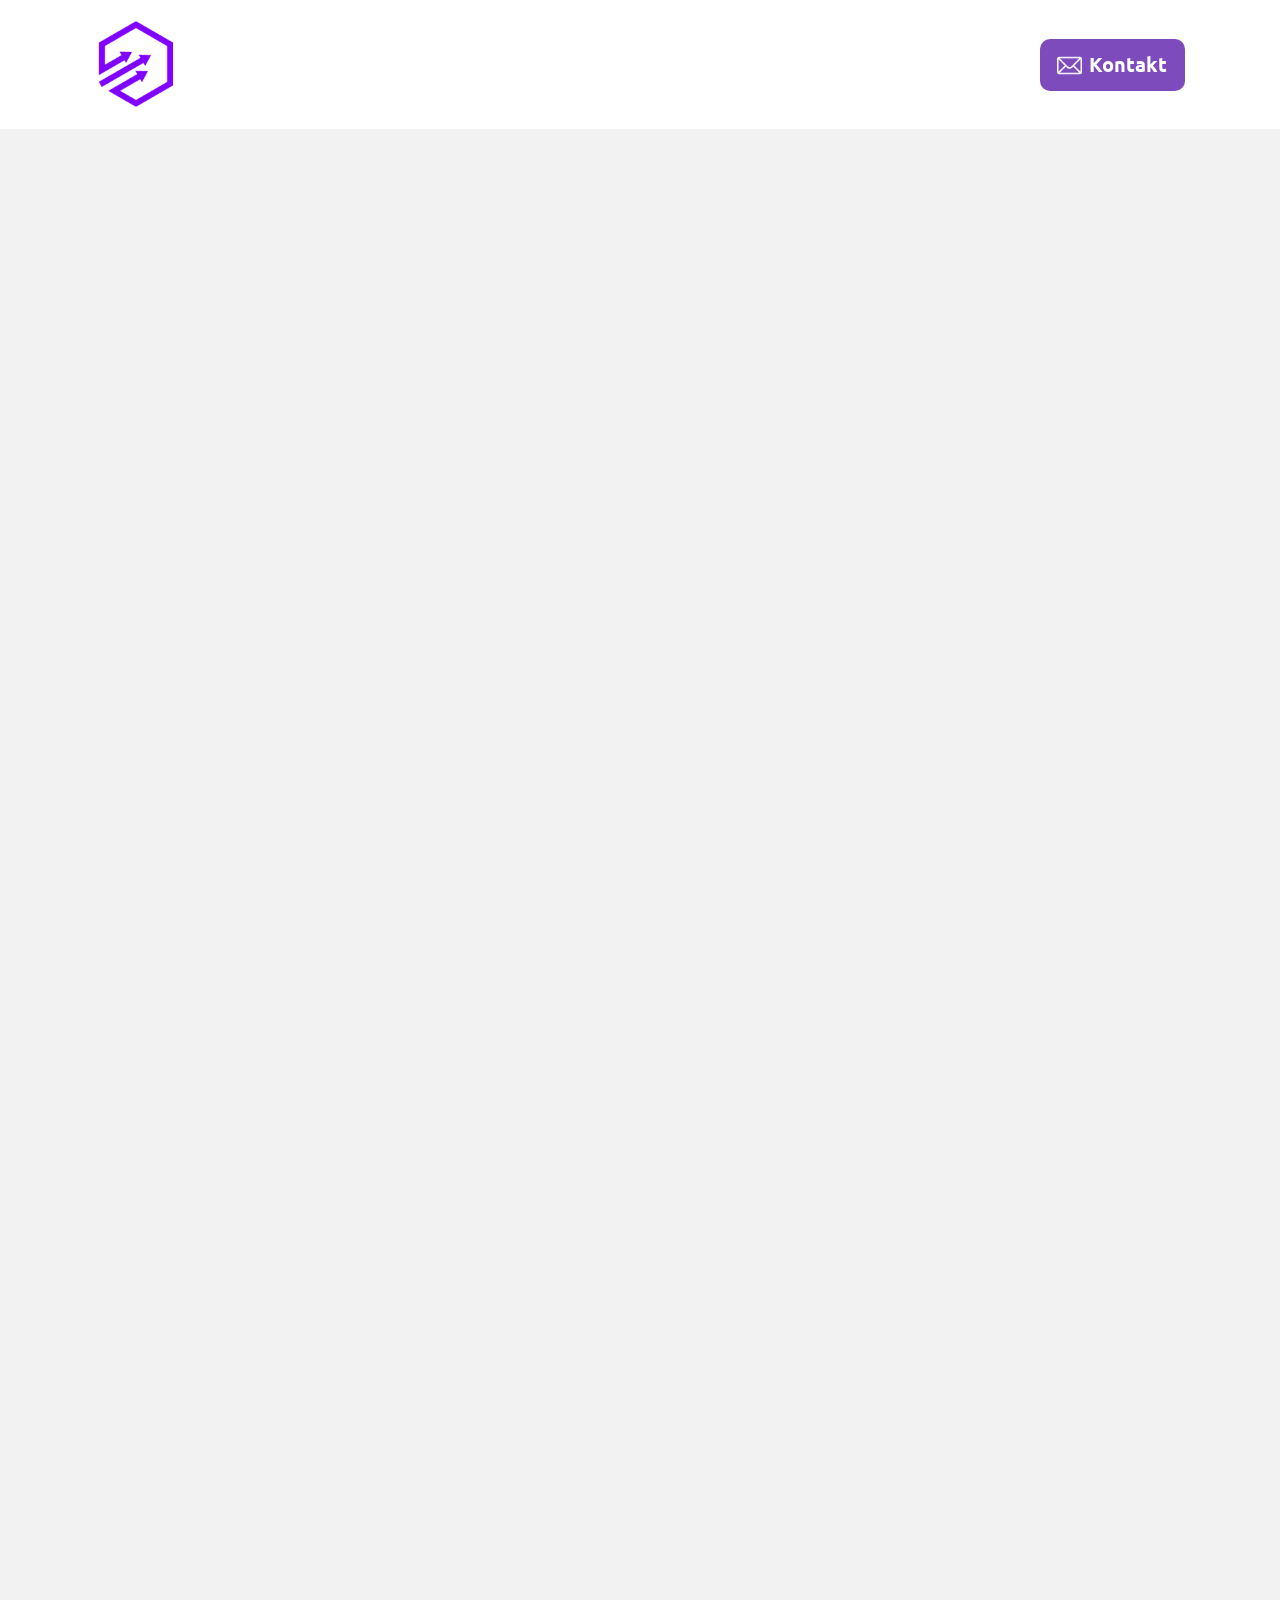
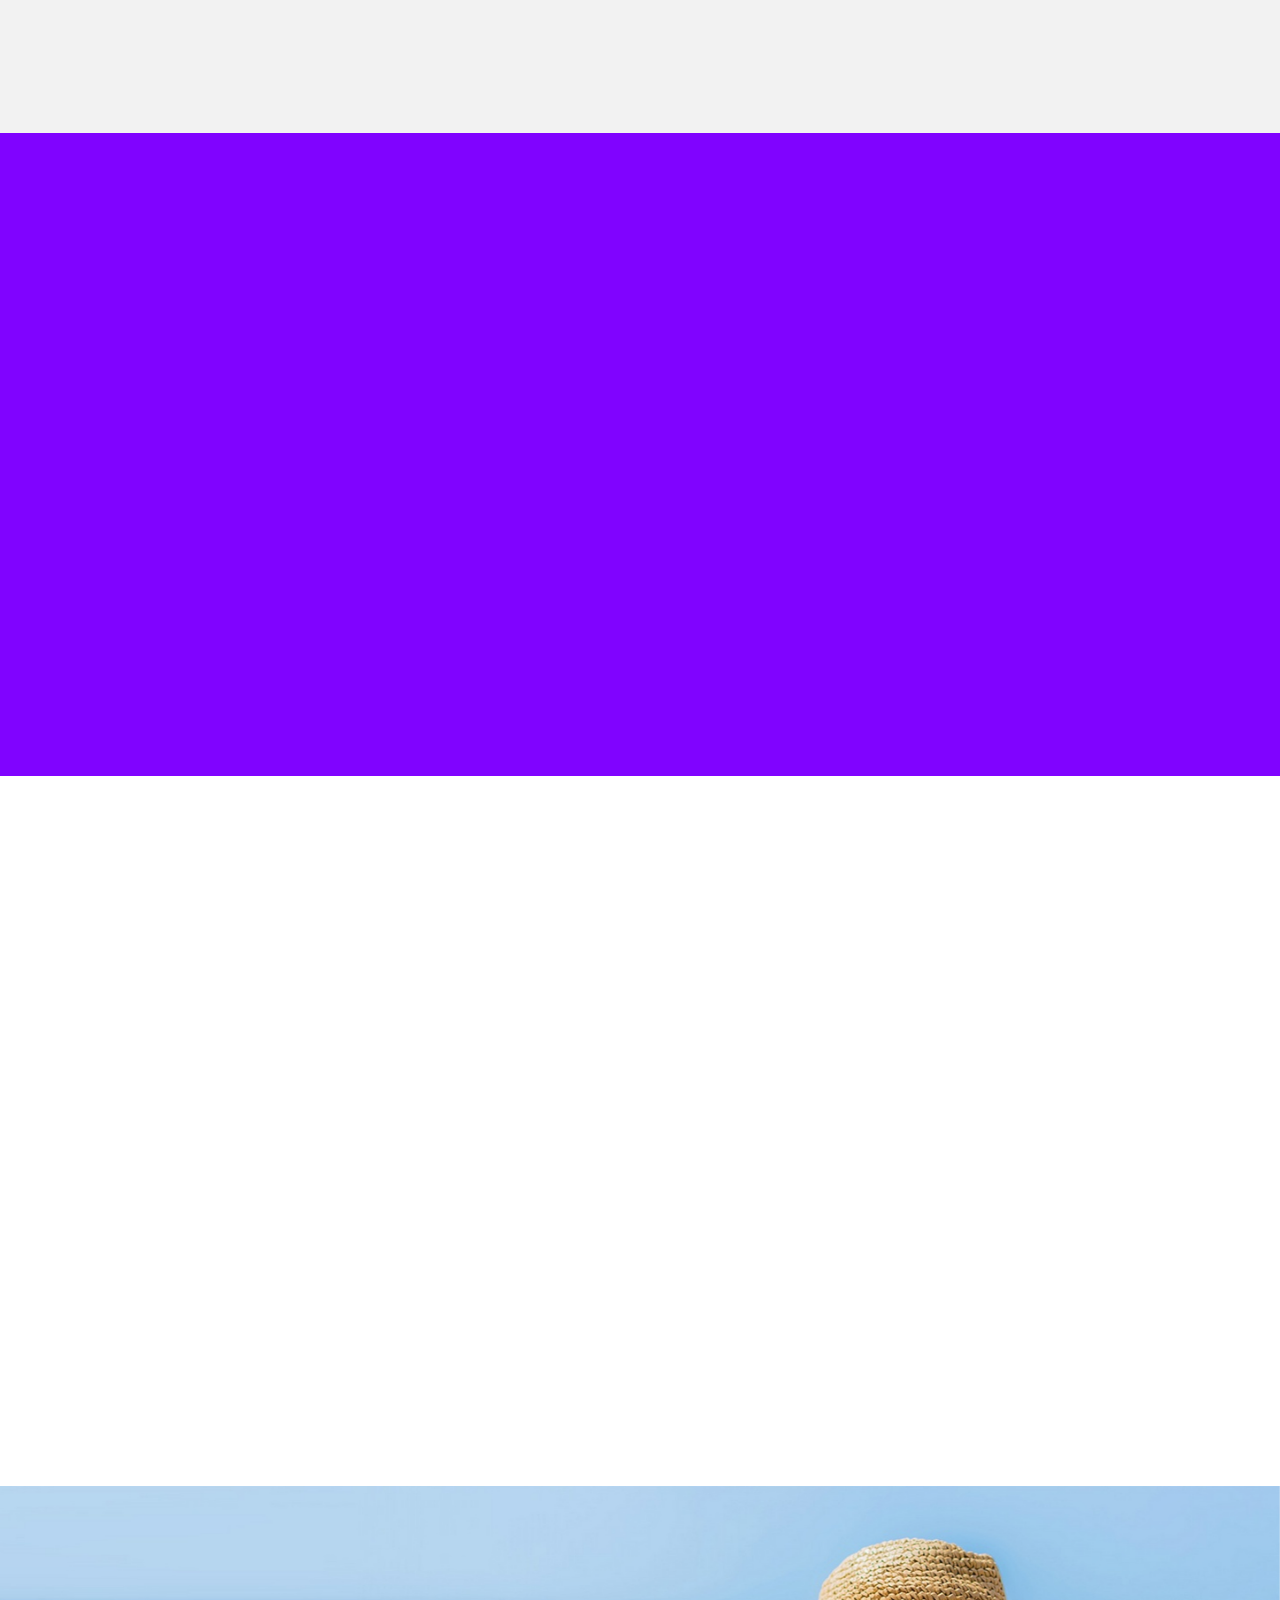
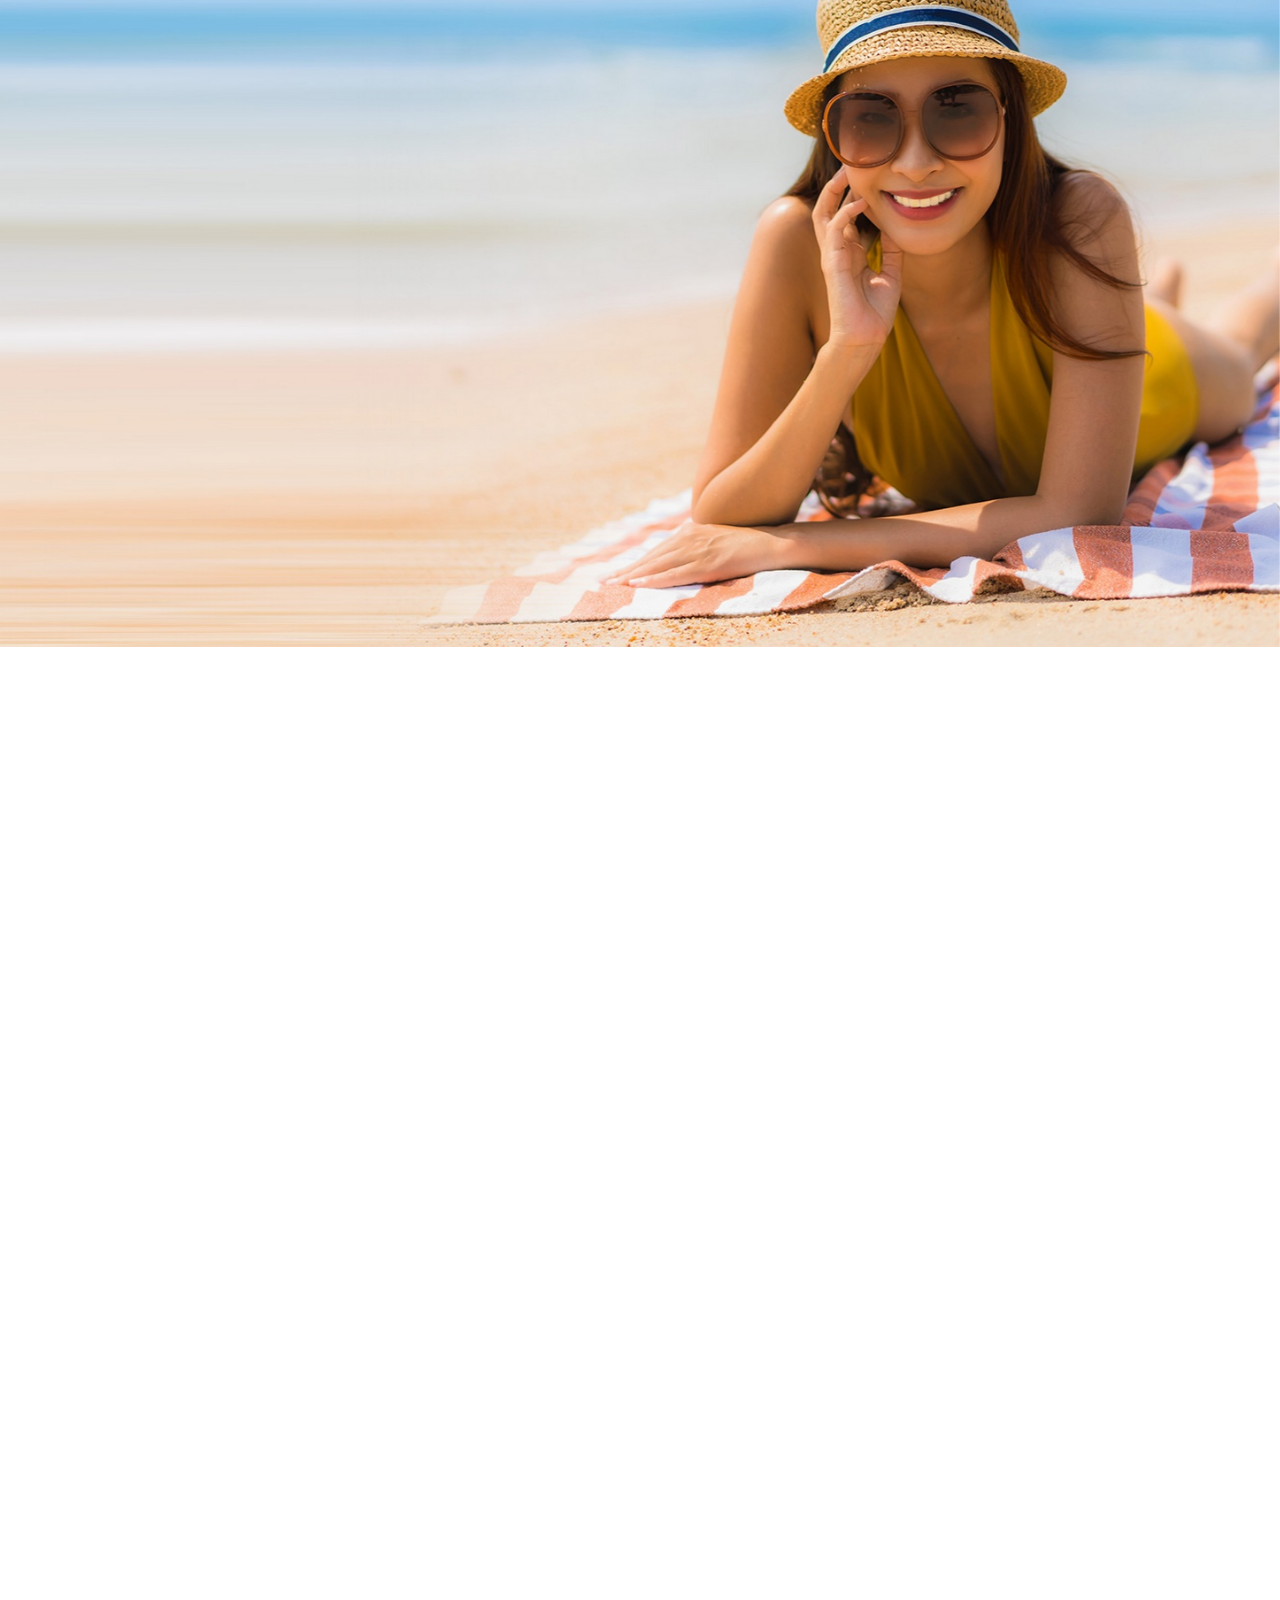
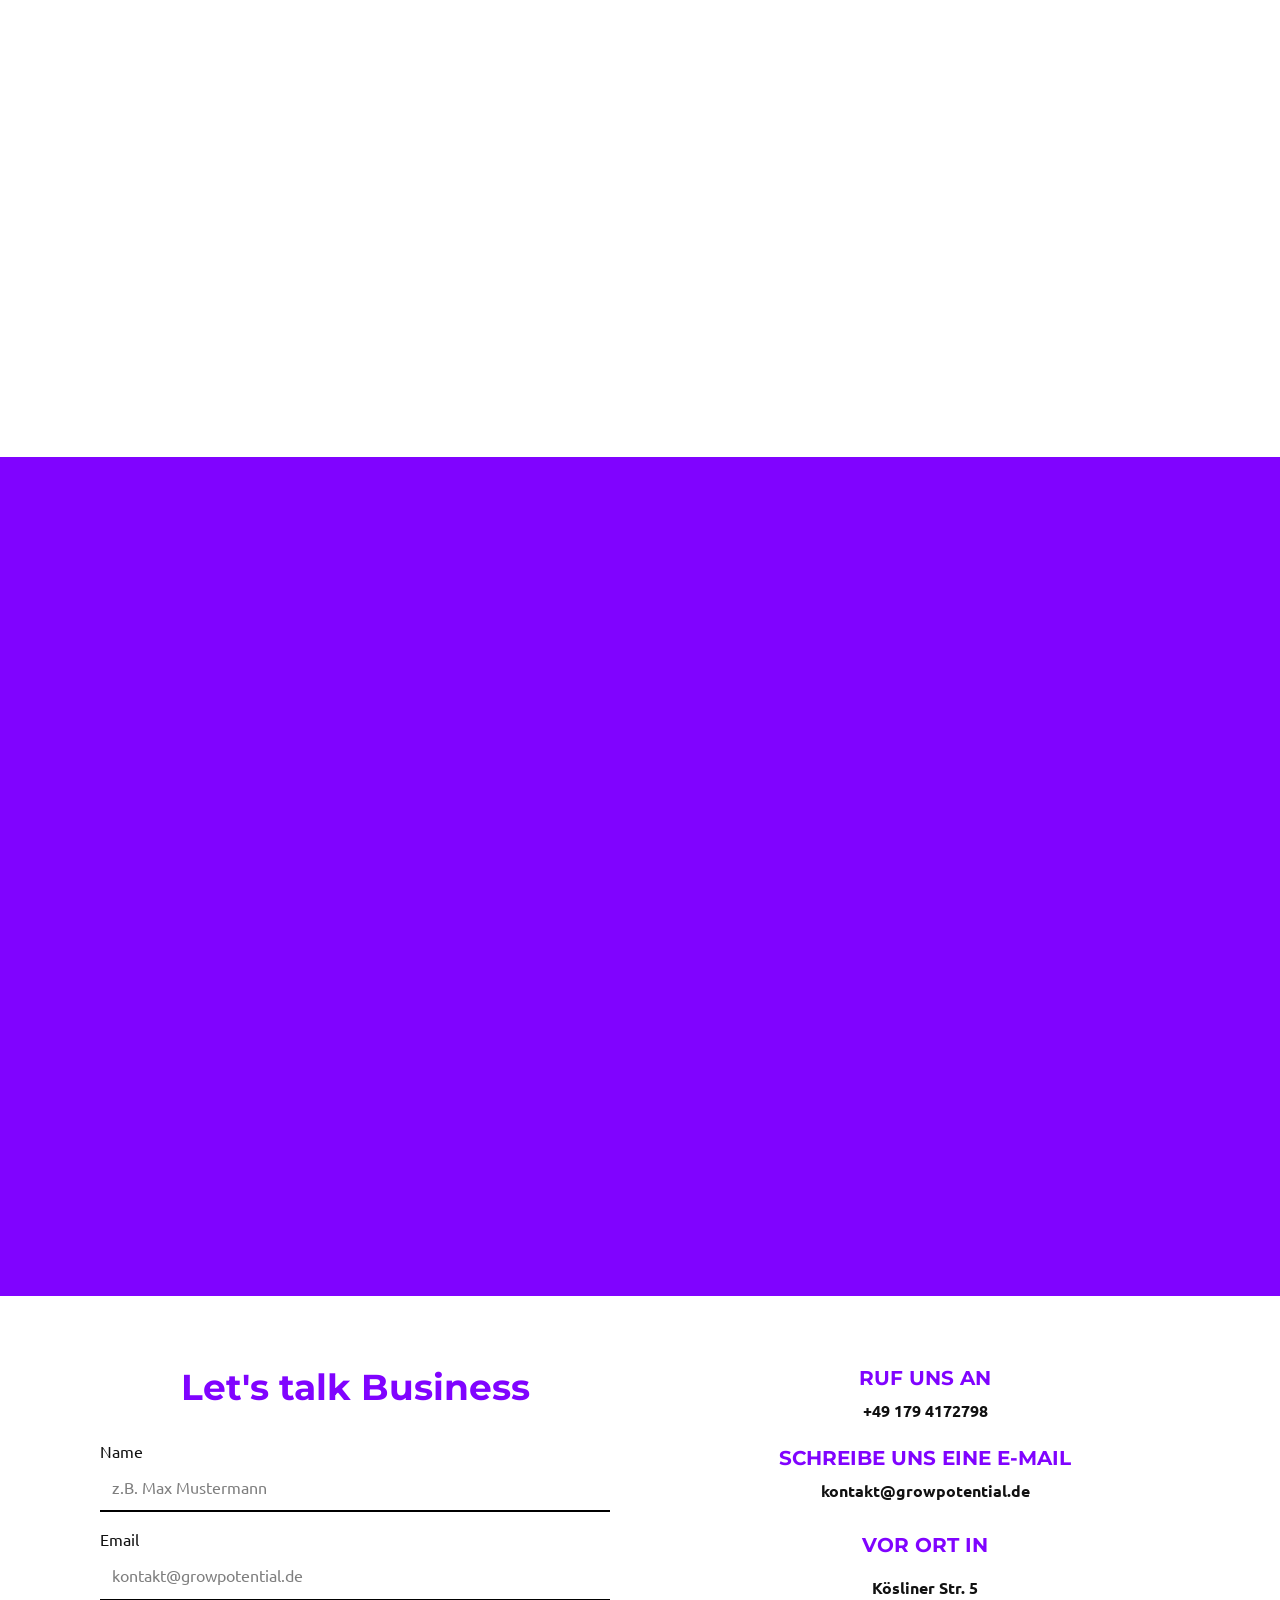
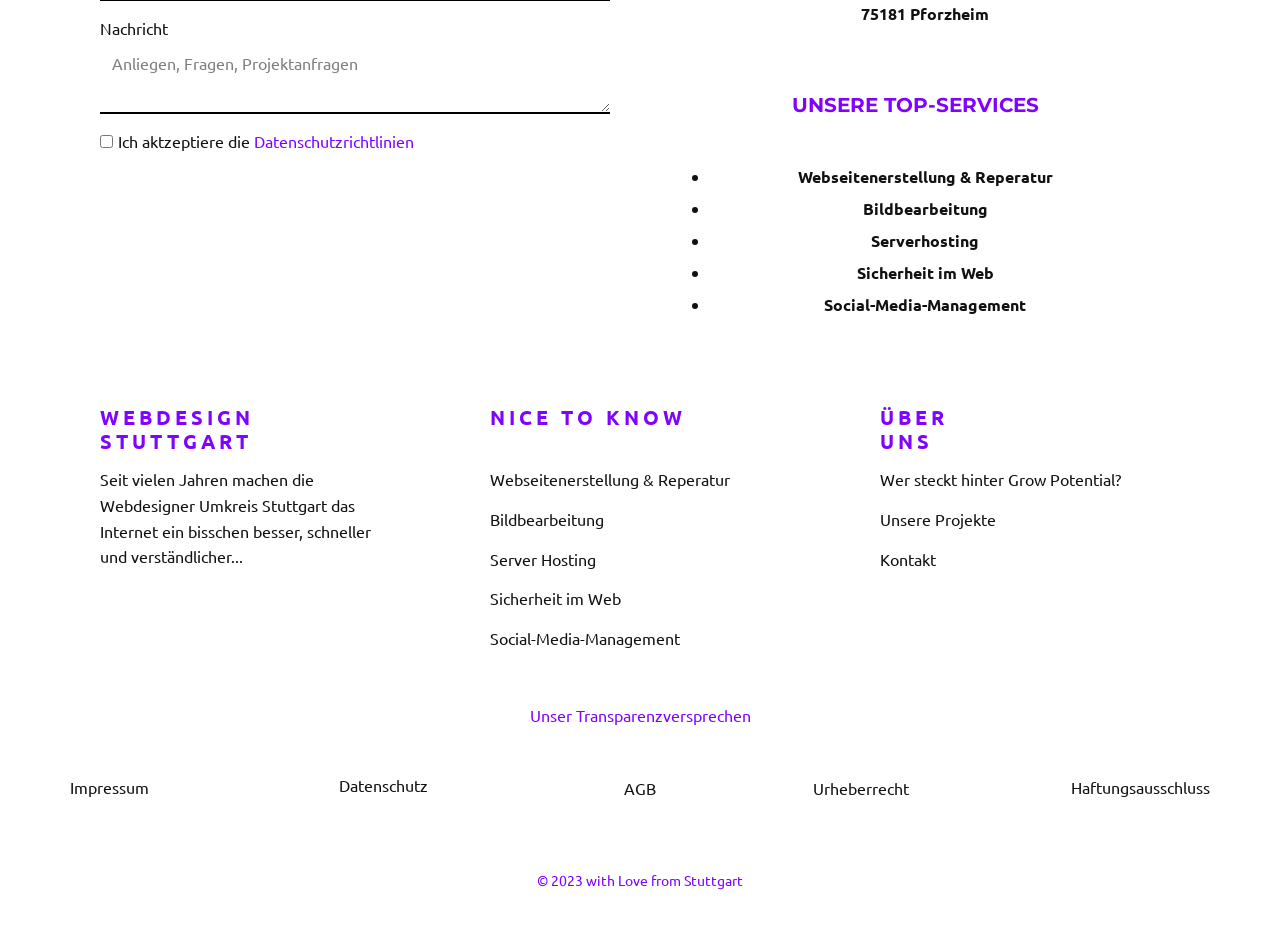
<file: Nutzung-von-Adobe-und-Google.html>
<!DOCTYPE html>
<html style="font-size: 16px;" lang="de-DE"><head>
    <meta name="viewport" content="width=device-width, initial-scale=1.0">
    <meta charset="utf-8">
    <meta name="keywords" content="​Get more out of your travel, ​Popular Travel Destinations&amp;amp; Types, ​Next-level travel powered by tech and the human touch, Active Tours, ​Designed for every type of traveler, ​Destinations near and far, we do it all, ​Connecting with nature as you travel">
    <meta name="description" content="">
    <title>Nutzung von Adobe und Google</title>
    <link rel="stylesheet" href="nicepage.css" media="screen">
<link rel="stylesheet" href="Nutzung-von-Adobe-und-Google.css" media="screen">
    <script class="u-script" type="text/javascript" src="jquery.js" defer=""></script>
    <script class="u-script" type="text/javascript" src="nicepage.js" defer=""></script>
    <meta name="generator" content="GrowPotential Webdesign">
    <meta name="referrer" content="origin">
    <link rel="icon" href="images/favicon.png">
    <link id="u-theme-google-font" rel="stylesheet" href="https://fonts.googleapis.com/css?family=Montserrat:100,100i,200,200i,300,300i,400,400i,500,500i,600,600i,700,700i,800,800i,900,900i|Ubuntu:300,300i,400,400i,500,500i,700,700i">
    <link id="u-page-google-font" rel="stylesheet" href="https://fonts.googleapis.com/css?family=Lato:100,100i,300,300i,400,400i,700,700i,900,900i|Montserrat:100,100i,200,200i,300,300i,400,400i,500,500i,600,600i,700,700i,800,800i,900,900i|Montserrat:100,100i,200,200i,300,300i,400,400i,500,500i,600,600i,700,700i,800,800i,900,900i|Ubuntu:300,300i,400,400i,500,500i,700,700i">
    
    
    
    
    
    
    
    
    
    
    
    
    
    
    
    <script type="application/ld+json">{
		"@context": "http://schema.org",
		"@type": "Organization",
		"name": "GrowPotential Webdesign",
		"logo": "images/favicon.png?rand=8055"
}</script>
    <meta name="theme-color" content="#8003ff">
    <meta property="og:title" content="Nutzung von Adobe und Google">
    <meta property="og:description" content="">
    <meta property="og:type" content="website">
  <script>
    function gdprConfirmed() {
        return true;
    }
    if (gdprConfirmed()) {
    document.write("\
    \
    <!-- Google Analytics -->\
    <gascript async src=\"https://www.googletagmanager.com/gtag/js?id=G-J4GH85P5CY\"></gascript>\
    <gascript>\
        window.dataLayer = window.dataLayer || [];\
        function gtag(){dataLayer.push(arguments);}\
        gtag('js', new Date());\
        gtag('config', 'G-J4GH85P5CY');\
    </gascript>\
    <!-- End Google Analytics -->\
    ".replace(/gascript/g, 'script'));
    }
    </script><script>
    function gdprConfirmed() {
        return true;
    }
    function dynamicLoadScript(src) {
        var script = document.createElement('script');
        script.src = src && typeof src === 'string' ? src : 'https://www.google.com/recaptcha/api.js?render=6LfZBDQpAAAAAEnrAy3wtXMP8q3ovz2EH6c9-pMR';
        script.async = true;
        document.body.appendChild(script);
        script.onload = function() {
            let event = new CustomEvent("recaptchaLoaded");
            document.dispatchEvent(event);
        };
    }
    document.addEventListener('DOMContentLoaded', function () {
        var confirmButton = document.querySelector('.u-cookies-consent .u-button-confirm');
        if (confirmButton) {
            confirmButton.onclick = dynamicLoadScript;
        }
    });
    </script>
    <script>
        document.addEventListener("DOMContentLoaded", function(){
            if (!gdprConfirmed()) {
                return;
            }
            dynamicLoadScript('https://www.google.com/recaptcha/enterprise.js?render=6LfZBDQpAAAAAEnrAy3wtXMP8q3ovz2EH6c9-pMR');
        });
    </script>
    <script>
        document.addEventListener("recaptchaLoaded", function() {
            if (!gdprConfirmed()) {
                return;
            }
            (function (grecaptcha, sitekey, actions) {
                var recaptcha = {
                    execute: function (action, submitFormCb) {
                        try {
                            grecaptcha.execute(
                                sitekey,
                                {action: action}
                            ).then(function (token) {
                                var forms = document.getElementsByTagName('form');

                                for (var i = 0; i < forms.length; i++) {
                                    var fields = forms[i].getElementsByTagName('input');

                                    for (var j = 0; j < fields.length; j++) {
                                        var field = fields[j];

                                        if ('recaptchaResponse' === field.getAttribute('name')) {
                                            field.setAttribute('value', token);
                                            break;
                                        }
                                    }
                                }
                                submitFormCb();
                            });
                        } catch (e) {
                            var formError = document.querySelector('.u-form-send-error');

                            if (formError) {
                                formError.innerText = 'Fehler des Website-Besitzers: ' + e.message.replace(/:[\s\S]*/, '');
                                formError.style.display = 'block';
                            }
                        }
                    },

                    executeContact: function (submitFormCb) {
                        recaptcha.execute(actions['contact'], submitFormCb);
                    }
                };

                window.recaptchaObject = recaptcha;
            })(
                
                grecaptcha.enterprise,
                '6LfZBDQpAAAAAEnrAy3wtXMP8q3ovz2EH6c9-pMR',
                {'contact': 'contact'}
            );
        });
    </script>
<meta data-intl-tel-input-cdn-path="intlTelInput/"></head>
  <body data-path-to-root="./" data-include-products="false" class="u-body u-xl-mode" data-lang="de"><header class="u-clearfix u-header u-sticky u-sticky-5d9f" id="sec-be42"><div class="u-clearfix u-sheet u-sheet-1">
        <a href="Home.html" class="u-image u-logo u-image-1" data-image-width="500" data-image-height="500" title="Home">
          <img class="u-logo-image u-logo-image-1" src="images/favicon.png?rand=8055">
        </a>
        <nav class="u-menu u-menu-one-level u-offcanvas u-menu-1" data-responsive-from="SM">
          <div class="menu-collapse" style="font-size: 1.25rem; letter-spacing: 0px; font-weight: 700;">
            <a class="u-button-style u-custom-left-right-menu-spacing u-custom-padding-bottom u-custom-text-color u-custom-text-hover-color u-custom-top-bottom-menu-spacing u-nav-link u-text-active-palette-1-base u-text-hover-palette-2-base" href="#" data-lang-de="{&quot;content&quot;:&quot;\n          <svg class=\&quot;u-svg-link\&quot; viewBox=\&quot;0 0 24 24\&quot;><use xmlns:xlink=\&quot;http://www.w3.org/1999/xlink\&quot; xlink:href=\&quot;#menu-hamburger\&quot;></use></svg>\n          <svg class=\&quot;u-svg-content\&quot; version=\&quot;1.1\&quot; id=\&quot;menu-hamburger\&quot; viewBox=\&quot;0 0 16 16\&quot; x=\&quot;0px\&quot; y=\&quot;0px\&quot; xmlns:xlink=\&quot;http://www.w3.org/1999/xlink\&quot; xmlns=\&quot;http://www.w3.org/2000/svg\&quot;><g><rect y=\&quot;1\&quot; width=\&quot;16\&quot; height=\&quot;2\&quot;></rect><rect y=\&quot;7\&quot; width=\&quot;16\&quot; height=\&quot;2\&quot;></rect><rect y=\&quot;13\&quot; width=\&quot;16\&quot; height=\&quot;2\&quot;></rect>\n</g></svg>\n        &quot;,&quot;href&quot;:&quot;#&quot;}">
              <svg class="u-svg-link" viewBox="0 0 24 24"><use xmlns:xlink="http://www.w3.org/1999/xlink" xlink:href="#menu-hamburger"></use></svg>
              <svg class="u-svg-content" version="1.1" id="menu-hamburger" viewBox="0 0 16 16" x="0px" y="0px" xmlns:xlink="http://www.w3.org/1999/xlink" xmlns="http://www.w3.org/2000/svg"><g><rect y="1" width="16" height="2"></rect><rect y="7" width="16" height="2"></rect><rect y="13" width="16" height="2"></rect>
</g></svg>
            </a>
          </div>
          <div class="u-custom-menu u-nav-container">
            <ul class="u-nav u-unstyled u-nav-1"><li class="u-nav-item"><a class="u-button-style u-nav-link u-text-active-palette-1-base u-text-hover-grey-50 u-text-white" style="padding: 10px 16px;">Warum wir?</a>
</li><li class="u-nav-item"><a class="u-button-style u-nav-link u-text-active-palette-1-base u-text-hover-grey-50 u-text-white" style="padding: 10px 16px;">Was machen wir?</a>
</li><li class="u-nav-item"><a class="u-button-style u-nav-link u-text-active-palette-1-base u-text-hover-grey-50 u-text-white" style="padding: 10px 19px 10px 16px;">Portfolio</a>
</li></ul>
          </div>
          <div class="u-custom-menu u-nav-container-collapse">
            <div class="u-black u-container-style u-inner-container-layout u-opacity u-opacity-95 u-sidenav">
              <div class="u-inner-container-layout u-sidenav-overflow">
                <div class="u-menu-close"></div>
                <ul class="u-align-center u-nav u-popupmenu-items u-unstyled u-nav-2"><li class="u-nav-item"><a class="u-button-style u-nav-link">Warum wir?</a>
</li><li class="u-nav-item"><a class="u-button-style u-nav-link">Was machen wir?</a>
</li><li class="u-nav-item"><a class="u-button-style u-nav-link">Portfolio</a>
</li></ul>
              </div>
            </div>
            <div class="u-black u-menu-overlay u-opacity u-opacity-70"></div>
          </div>
        </nav>
        <a href="tel:+12345678910" class="u-align-center u-border-none u-btn u-button-style u-custom-color-5 u-hover-feature u-hover-palette-1-base u-radius-10 u-text-active-white u-btn-1" data-lang-de="{&quot;content&quot;:&quot;<span class=\&quot;u-file-icon u-icon u-text-white u-block-control u-icon-1\&quot; style=\&quot;margin-right: 7px; font-size: 1.25em; vertical-align: -2px\&quot; data-block=\&quot;12\&quot;><img src=\&quot;images/646094-d32b5ee5.png\&quot; alt=\&quot;\&quot; data-original-src=\&quot;images/646094.png\&quot; data-color=\&quot;#000000\&quot;></span>Kontakt&quot;,&quot;href&quot;:&quot;tel:+12345678910&quot;}"><span class="u-file-icon u-icon u-text-white u-icon-1"><img src="images/646094-d32b5ee5.png" alt=""></span>Kontakt
        </a>
      </div><style class="u-sticky-style" data-style-id="5d9f">.u-sticky-fixed.u-sticky-5d9f:before, .u-body.u-sticky-fixed .u-sticky-5d9f:before {
borders: top right bottom left !important; border-color: #ffffff !important; border-width: 2px !important
}</style></header> 
    <section class="u-clearfix u-grey-5 u-section-1" id="sec-28a0">
      <div class="u-expanded-width u-palette-1-base u-shape u-shape-rectangle u-shape-1" data-animation-name="customAnimationIn" data-animation-duration="1500" data-animation-delay="250"></div>
      <img src="images/young-attractive-smiling-happy-man-woman-sunglasses-sitting-5.jpg" alt="" class="u-image u-image-round u-radius-50 u-image-1" data-image-width="1300" data-image-height="867" data-animation-name="customAnimationIn" data-animation-duration="1750" data-animation-delay="500">
      <div class="u-align-left u-container-align-left u-container-style u-group u-radius-50 u-shape-round u-white u-group-1" data-animation-name="customAnimationIn" data-animation-duration="1500" data-animation-delay="500">
        <div class="u-container-layout u-valign-middle u-container-layout-1">
          <h5 class="u-align-left u-text u-text-default u-text-1">travel agency<br>
          </h5>
          <h1 class="u-align-left u-text u-text-palette-2-base u-text-2"> Get more out of your travel </h1>
          <p class="u-align-left u-text u-text-3">Image from <a href="https://www.freepik.com" class="u-active-none u-border-1 u-border-active-palette-2-base u-border-black u-border-hover-palette-2-base u-border-no-left u-border-no-right u-border-no-top u-btn u-button-link u-button-style u-hover-none u-none u-text-body-color u-btn-1" target="_blank">Freepik</a>
          </p>
          <a href="https://nicepage.com/k/birthday-html-templates" class="u-active-palette-2-base u-align-left u-border-none u-btn u-btn-round u-button-style u-hover-palette-2-base u-palette-1-base u-radius-50 u-text-active-white u-text-body-alt-color u-text-hover-white u-btn-2">learn more</a>
        </div>
      </div>
    </section>
    <section class="u-align-center u-clearfix u-container-align-center u-grey-5 u-section-2" id="sec-9ae1">
      <div class="u-clearfix u-sheet u-valign-middle u-sheet-1">
        <h2 class="u-align-center u-text u-text-1" data-animation-name="customAnimationIn" data-animation-duration="1750" data-animation-delay="250"> Popular Travel Destinations<br>&amp; Types
        </h2>
        <p class="u-align-center u-text u-text-2" data-animation-name="customAnimationIn" data-animation-duration="1250" data-animation-delay="250"> Browse the topics below to find travel agents who are experts on that destination or travel style. </p>
        <div class="u-expanded-width u-list u-list-1">
          <div class="u-repeater u-repeater-1">
            <div class="u-align-center u-container-style u-image u-image-round u-list-item u-radius-50 u-repeater-item u-shading u-shape-round u-image-1" data-animation-name="customAnimationIn" data-animation-duration="1750" data-animation-direction="" data-animation-delay="500" data-image-width="407" data-image-height="407">
              <div class="u-container-layout u-similar-container u-valign-bottom u-container-layout-1">
                <div class="u-bottom-left-radius-50 u-bottom-right-radius-50 u-container-style u-expanded-width u-gradient u-group u-shape-round u-group-1">
                  <div class="u-container-layout u-valign-middle u-container-layout-2">
                    <h4 class="u-align-center u-custom-font u-font-montserrat u-text u-text-body-alt-color u-text-3">Bora Bora</h4>
                  </div>
                </div>
              </div>
            </div>
            <div class="u-align-center u-container-style u-image u-image-round u-list-item u-radius-50 u-repeater-item u-shading u-shape-round u-image-2" data-animation-name="customAnimationIn" data-animation-duration="1750" data-animation-direction="" data-animation-delay="500" data-image-width="740" data-image-height="987">
              <div class="u-container-layout u-similar-container u-valign-bottom u-container-layout-3">
                <div class="u-bottom-left-radius-50 u-bottom-right-radius-50 u-container-align-center u-container-style u-expanded-width u-gradient u-group u-shape-round u-group-2">
                  <div class="u-container-layout u-valign-middle u-container-layout-4">
                    <h4 class="u-align-center u-custom-font u-font-montserrat u-text u-text-body-alt-color u-text-4"> Costa Rica</h4>
                  </div>
                </div>
              </div>
            </div>
            <div class="u-align-center u-container-style u-image u-image-round u-list-item u-radius-50 u-repeater-item u-shading u-shape-round u-image-3" data-animation-name="customAnimationIn" data-animation-duration="1750" data-animation-direction="" data-animation-delay="500" data-image-width="1380" data-image-height="776">
              <div class="u-container-layout u-similar-container u-valign-bottom u-container-layout-5">
                <div class="u-bottom-left-radius-50 u-bottom-right-radius-50 u-container-align-center u-container-style u-expanded-width u-gradient u-group u-shape-round u-group-3">
                  <div class="u-container-layout u-valign-middle u-container-layout-6">
                    <h4 class="u-align-center u-custom-font u-font-montserrat u-text u-text-body-alt-color u-text-5"> Tokyo</h4>
                  </div>
                </div>
              </div>
            </div>
            <div class="u-align-center u-container-style u-image u-image-round u-list-item u-radius-50 u-repeater-item u-shading u-shape-round u-image-4" data-animation-name="customAnimationIn" data-animation-duration="1750" data-animation-direction="" data-animation-delay="500" data-image-width="407" data-image-height="407">
              <div class="u-container-layout u-similar-container u-valign-bottom u-container-layout-7">
                <div class="u-bottom-left-radius-50 u-bottom-right-radius-50 u-container-align-center u-container-style u-expanded-width u-gradient u-group u-shape-round u-group-4">
                  <div class="u-container-layout u-valign-middle u-container-layout-8">
                    <h4 class="u-align-center u-custom-font u-font-montserrat u-text u-text-body-alt-color u-text-6">Indonesia</h4>
                  </div>
                </div>
              </div>
            </div>
            <div class="u-align-center u-container-style u-image u-image-round u-list-item u-radius-50 u-repeater-item u-shading u-shape-round u-image-5" data-animation-name="customAnimationIn" data-animation-duration="1750" data-animation-direction="" data-animation-delay="750" data-image-width="740" data-image-height="1110">
              <div class="u-container-layout u-similar-container u-valign-bottom u-container-layout-9">
                <div class="u-bottom-left-radius-50 u-bottom-right-radius-50 u-container-align-center u-container-style u-expanded-width u-gradient u-group u-shape-round u-group-5">
                  <div class="u-container-layout u-valign-middle u-container-layout-10">
                    <h4 class="u-align-center u-custom-font u-font-montserrat u-text u-text-body-alt-color u-text-7"> Paris</h4>
                  </div>
                </div>
              </div>
            </div>
            <div class="u-align-center u-container-style u-image u-image-round u-list-item u-radius-50 u-repeater-item u-shading u-shape-round u-image-6" data-animation-name="customAnimationIn" data-animation-duration="1750" data-animation-direction="" data-animation-delay="750" data-image-width="740" data-image-height="1109">
              <div class="u-container-layout u-similar-container u-valign-bottom u-container-layout-11">
                <div class="u-bottom-left-radius-50 u-bottom-right-radius-50 u-container-align-center u-container-style u-expanded-width u-gradient u-group u-shape-round u-group-6">
                  <div class="u-container-layout u-valign-middle u-container-layout-12">
                    <h4 class="u-align-center u-custom-font u-font-montserrat u-text u-text-body-alt-color u-text-8">London</h4>
                  </div>
                </div>
              </div>
            </div>
            <div class="u-align-center u-container-style u-image u-image-round u-list-item u-radius-50 u-repeater-item u-shading u-shape-round u-image-7" data-animation-name="customAnimationIn" data-animation-duration="1750" data-animation-direction="" data-animation-delay="750" data-image-width="1060" data-image-height="794">
              <div class="u-container-layout u-similar-container u-valign-bottom u-container-layout-13">
                <div class="u-bottom-left-radius-50 u-bottom-right-radius-50 u-container-align-center u-container-style u-expanded-width u-gradient u-group u-shape-round u-group-7">
                  <div class="u-container-layout u-valign-middle u-container-layout-14">
                    <h4 class="u-align-center u-custom-font u-font-montserrat u-text u-text-body-alt-color u-text-9">Maui</h4>
                  </div>
                </div>
              </div>
            </div>
            <div class="u-align-center u-container-style u-image u-image-round u-list-item u-radius-50 u-repeater-item u-shading u-shape-round u-image-8" data-animation-name="customAnimationIn" data-animation-duration="1750" data-animation-direction="" data-animation-delay="750" data-image-width="1380" data-image-height="920">
              <div class="u-container-layout u-similar-container u-valign-bottom u-container-layout-15">
                <div class="u-bottom-left-radius-50 u-bottom-right-radius-50 u-container-align-center u-container-style u-expanded-width u-gradient u-group u-shape-round u-group-8">
                  <div class="u-container-layout u-valign-middle u-container-layout-16">
                    <h4 class="u-align-center u-custom-font u-font-montserrat u-text u-text-body-alt-color u-text-10"> Maldives</h4>
                  </div>
                </div>
              </div>
            </div>
          </div>
        </div>
        <p class="u-text u-text-default u-text-11" data-animation-name="customAnimationIn" data-animation-duration="1500" data-animation-delay="750">Images from <a href="https://www.freepik.com/photos/maldives" class="u-active-none u-border-1 u-border-active-black u-border-hover-black u-border-no-left u-border-no-right u-border-no-top u-border-palette-1-base u-btn u-button-link u-button-style u-hover-none u-none u-text-body-color u-btn-1">Freepik</a>
        </p>
      </div>
    </section>
    <section class="u-clearfix u-grey-5 u-section-3" id="sec-a071">
      <div class="u-clearfix u-sheet u-valign-middle-md u-valign-middle-sm u-valign-middle-xs u-sheet-1">
        <div class="u-palette-1-light-2 u-radius-50 u-shape u-shape-round u-shape-1" data-animation-name="customAnimationIn" data-animation-duration="1500" data-animation-delay="500"></div>
        <img src="images/lady-ocean-summertime-woman-vaca.jpg" class="u-align-left u-image u-image-round u-radius-50 u-image-1" data-image-width="1380" data-image-height="920" data-animation-name="customAnimationIn" data-animation-duration="1500" data-animation-delay="250">
        <div class="u-align-left u-container-align-left u-container-style u-expanded-width-xs u-group u-radius-50 u-shape-round u-white u-group-1" data-animation-name="customAnimationIn" data-animation-duration="1500" data-animation-delay="500">
          <div class="u-container-layout u-valign-middle u-container-layout-1">
            <h3 class="u-align-left u-text u-text-palette-2-base u-text-1"> Don't Worry, Be Happy</h3>
            <p class="u-align-left u-text u-text-2">Ut enim ad minim veniam, quis nostrud exercitation ullamco laboris nisi ut aliquip ex ea commodo consequat. Duis aute irure dolor in reprehenderit in voluptate velit esse cillum dolore eu fugiat nulla pariatur. </p>
            <p class="u-align-left u-text u-text-3">Image from <a href="https://www.freepik.com/photos/woman" class="u-active-none u-border-1 u-border-active-black u-border-hover-black u-border-no-left u-border-no-right u-border-no-top u-border-palette-1-base u-btn u-button-link u-button-style u-hover-none u-none u-text-body-color u-btn-1">Freepik</a>
            </p>
            <a href="https://nicepage.com/c/real-estate-website-templates" class="u-active-white u-align-left u-border-2 u-border-active-palette-1-base u-border-hover-palette-1-base u-border-palette-1-base u-btn u-btn-round u-button-style u-hover-white u-palette-1-base u-radius-50 u-text-active-palette-1-base u-text-body-alt-color u-text-hover-palette-1-base u-btn-2">learn more</a>
          </div>
        </div>
      </div>
    </section>
    <section class="u-align-center u-clearfix u-container-align-center u-palette-1-base u-section-4" id="carousel_b4f4">
      <div class="u-clearfix u-sheet u-valign-middle u-sheet-1">
        <h2 class="u-align-center u-text u-text-body-alt-color u-text-1" data-animation-name="customAnimationIn" data-animation-duration="1500" data-animation-delay="500"> Next-level travel powered by tech and the human touch</h2>
        <p class="u-align-center u-text u-text-2" data-animation-name="customAnimationIn" data-animation-duration="1500" data-animation-delay="500"> Ut enim ad minim veniam, quis nostrud exercitation ullamco laboris nisi ut aliquip ex ea commodo consequat. Duis aute irure dolor in reprehenderit in voluptate velit esse cillum dolore eu fugiat nulla pariatur. Excepteur sint occaecat cupidatat non proident, sunt in culpa qui officia deserunt mollit anim id est laborum.</p>
        <a href="https://nicepage.com/k/auction-website-templates" class="u-active-white u-align-center u-border-2 u-border-active-white u-border-hover-white u-border-palette-1-light-2 u-btn u-btn-round u-button-style u-hover-white u-none u-radius-50 u-text-active-palette-1-base u-text-body-alt-color u-text-hover-palette-1-base u-btn-1" data-animation-name="customAnimationIn" data-animation-duration="1000" data-animation-delay="500">learn more</a>
      </div>
    </section>
    <section class="u-clearfix u-section-5" id="carousel_fe47">
      <div class="u-clearfix u-sheet u-valign-middle u-sheet-1">
        <div class="data-layout-selected u-clearfix u-expanded-width u-gutter-22 u-layout-wrap u-layout-wrap-1">
          <div class="u-layout">
            <div class="u-layout-row">
              <div class="u-align-left u-container-style u-image u-image-round u-layout-cell u-left-cell u-radius-50 u-size-30 u-image-1" src="" data-image-width="920" data-image-height="920" data-animation-name="customAnimationIn" data-animation-duration="1500" data-animation-delay="500">
                <div class="u-container-layout u-container-layout-1" src=""></div>
              </div>
              <div class="u-align-left u-container-style u-image u-image-round u-layout-cell u-radius-50 u-right-cell u-size-30 u-image-2" src="" data-image-width="1067" data-image-height="920" data-animation-name="customAnimationIn" data-animation-duration="1500" data-animation-delay="500">
                <div class="u-container-layout u-valign-middle-lg u-valign-middle-md u-valign-middle-xl u-container-layout-2" src="">
                  <div class="u-align-center u-container-align-center u-container-style u-group u-palette-1-base u-radius-50 u-shape-round u-group-1" data-animation-name="flipIn" data-animation-duration="1500" data-animation-direction="X" data-animation-delay="500">
                    <div class="u-container-layout u-valign-middle u-container-layout-3">
                      <h2 class="u-align-center u-text u-text-body-alt-color u-text-1">Active Tours</h2>
                      <p class="u-align-center u-text u-text-2"> Sem et tortor consequat id porta. Laoreet sit amet cursus sit amet dictum. Adipiscing elit duis tristique sollicitudin nibh sit. </p>
                      <p class="u-align-center u-text u-text-3">Images from <a href="https://freepik.com/photos/backround" class="u-active-none u-border-1 u-border-active-palette-1-light-2 u-border-hover-palette-1-light-2 u-border-no-left u-border-no-right u-border-no-top u-border-white u-btn u-button-link u-button-style u-hover-none u-none u-text-active-palette-1-light-2 u-text-body-alt-color u-text-hover-palette-1-light-2 u-btn-1">Freepik</a>
                      </p>
                    </div>
                  </div>
                </div>
              </div>
            </div>
          </div>
        </div>
      </div>
    </section>
    <section class="u-clearfix u-image u-section-6" id="carousel_c11e" data-image-width="1980" data-image-height="887">
      <div class="u-clearfix u-sheet u-sheet-1">
        <div class="u-palette-2-base u-radius-50 u-shape u-shape-round u-shape-1" data-animation-name="customAnimationIn" data-animation-duration="1500" data-animation-delay="250"></div>
        <div class="u-align-left u-container-align-left u-container-style u-group u-radius-50 u-shape-round u-white u-group-1" data-animation-name="customAnimationIn" data-animation-duration="1500" data-animation-delay="750">
          <div class="u-container-layout u-valign-middle u-container-layout-1">
            <h5 class="u-align-left u-text u-text-1"> What we Do</h5>
            <h2 class="u-align-left u-text u-text-2"> Designed for every type of traveler</h2>
            <p class="u-align-left u-text u-text-3">Image by <a href="https://www.freepik.com/photos/background" class="u-active-none u-border-1 u-border-active-palette-2-base u-border-black u-border-hover-palette-2-base u-border-no-left u-border-no-right u-border-no-top u-btn u-button-link u-button-style u-hover-none u-none u-text-body-color u-btn-1" target="_blank" data-animation-name="" data-animation-duration="0" data-animation-delay="0" data-animation-direction="">Freepik</a>
            </p>
            <a href="https://nicepage.com/c/architecture-building-website-templates" class="u-active-white u-align-left u-border-2 u-border-active-palette-2-base u-border-hover-palette-2-base u-border-palette-2-base u-btn u-button-style u-hover-white u-palette-2-base u-text-active-palette-2-base u-text-body-alt-color u-text-hover-palette-2-base u-btn-2" target="_blank" data-animation-name="" data-animation-duration="0" data-animation-delay="0" data-animation-direction="">Explore Categories</a>
          </div>
        </div>
      </div>
    </section>
    <section class="u-clearfix u-container-align-center u-section-7" id="carousel_a7fb">
      <div class="u-clearfix u-sheet u-valign-middle-sm u-valign-middle-xs u-sheet-1">
        <h2 class="u-align-center u-text u-text-default-lg u-text-default-md u-text-default-xl u-text-1" data-animation-name="customAnimationIn" data-animation-duration="1500" data-animation-delay="250"> Destinations near and far, we do it all</h2>
        <div class="data-layout-selected u-clearfix u-expanded-width u-gutter-22 u-layout-wrap u-layout-wrap-1">
          <div class="u-layout">
            <div class="u-layout-col">
              <div class="u-size-30">
                <div class="u-layout-row">
                  <div class="u-align-left u-container-style u-layout-cell u-shape-rectangle u-size-15 u-layout-cell-1" data-animation-name="customAnimationIn" data-animation-duration="1500">
                    <div class="u-container-layout u-valign-top u-container-layout-1">
                      <p class="u-text u-text-default u-text-grey-40 u-text-2"> Blandit aliquam etiam erat velit scelerisque in dictum. Metus vulputate eu scelerisque felis imperdiet proin fermentum leo. Vitae aliquet nec ullamcorper sit amet risus nullam eget felis. Convallis a cras semper auctor neque vitae tempus quam. </p>
                      <p class="u-text u-text-3">Images from <a href="https://nicepage.app" class="u-active-none u-border-1 u-border-active-palette-2-base u-border-black u-border-hover-palette-2-base u-border-no-left u-border-no-right u-border-no-top u-btn u-button-link u-button-style u-hover-none u-none u-text-body-color u-btn-1" data-animation-name="" data-animation-duration="0" data-animation-delay="0" data-animation-direction="">Freepik</a>
                      </p>
                    </div>
                  </div>
                  <div class="u-container-align-center u-container-style u-image u-image-round u-layout-cell u-radius-50 u-size-15 u-image-1" data-image-width="740" data-image-height="1109" data-animation-name="customAnimationIn" data-animation-duration="1500" data-animation-delay="250">
                    <div class="u-container-layout u-container-layout-2"></div>
                  </div>
                  <div class="u-container-align-center u-container-style u-image u-image-round u-layout-cell u-radius-50 u-size-30 u-image-2" data-image-width="1800" data-image-height="900" data-animation-name="customAnimationIn" data-animation-duration="1500" data-animation-delay="500">
                    <div class="u-container-layout u-container-layout-3"></div>
                  </div>
                </div>
              </div>
              <div class="u-size-30">
                <div class="u-layout-row">
                  <div class="u-container-align-center u-container-style u-image u-image-round u-layout-cell u-radius-50 u-size-30 u-image-3" data-image-width="1380" data-image-height="920" data-animation-name="customAnimationIn" data-animation-duration="1500" data-animation-delay="500">
                    <div class="u-container-layout u-container-layout-4"></div>
                  </div>
                  <div class="u-container-align-center u-container-style u-image u-image-round u-layout-cell u-radius-50 u-size-15 u-image-4" data-image-width="740" data-image-height="1109" data-animation-name="customAnimationIn" data-animation-duration="1500" data-animation-delay="250">
                    <div class="u-container-layout u-container-layout-5"></div>
                  </div>
                  <div class="u-container-align-left u-container-style u-layout-cell u-shape-rectangle u-size-15 u-layout-cell-6" data-animation-name="customAnimationIn" data-animation-duration="1500" data-animation-delay="500">
                    <div class="u-container-layout u-container-layout-6">
                      <p class="u-align-left u-text u-text-default u-text-grey-40 u-text-4"> Buzzing cities, tropical islands, remote escapes and everything in between. Our first-hand intel and insider expertise covers the globe.</p>
                    </div>
                  </div>
                </div>
              </div>
            </div>
          </div>
        </div>
        <a href="https://nicepage.com/k/test-website-templates" class="u-active-white u-align-center u-border-2 u-border-active-palette-1-base u-border-hover-palette-1-base u-border-palette-1-base u-btn u-btn-round u-button-style u-hover-white u-palette-1-base u-radius-50 u-text-active-palette-1-base u-text-body-alt-color u-text-hover-palette-1-base u-btn-2" data-animation-name="customAnimationIn" data-animation-duration="1500" data-animation-delay="750">Explore destinations</a>
      </div>
    </section>
    <section class="u-clearfix u-palette-1-base u-section-8" id="sec-587c">
      <div class="u-expanded-width u-shape u-shape-rectangle u-white u-shape-1"></div>
      <img src="images/ffggf.jpg" alt="" class="u-image u-image-round u-radius-50 u-image-1" data-image-width="690" data-image-height="639" data-animation-name="flipIn" data-animation-duration="1500" data-animation-direction="X" data-animation-delay="750">
      <div class="u-align-left u-container-style u-group u-radius-50 u-shape-round u-white u-group-1" data-animation-name="customAnimationIn" data-animation-duration="1500" data-animation-delay="750">
        <div class="u-container-layout u-valign-middle u-container-layout-1">
          <h2 class="u-text u-text-palette-1-base u-text-1"> Connecting with nature as you travel</h2>
          <p class="u-text u-text-2">Image from <a href="https://www.freepik.com/photos/winter" class="u-border-1 u-border-black u-border-no-left u-border-no-right u-border-no-top u-btn u-button-link u-button-style u-none u-text-body-color u-btn-1">Freepik</a>
          </p>
        </div>
      </div>
      <div class="u-align-center-md u-align-center-sm u-align-center-xs u-align-left-lg u-align-left-xl u-container-style u-group u-radius-50 u-shape-round u-white u-group-2" data-animation-name="customAnimationIn" data-animation-duration="1500" data-animation-delay="750">
        <div class="u-container-layout u-valign-middle-sm u-valign-top-md u-container-layout-2">
          <div class="u-form u-form-1">
            <form action="https://forms.nicepagesrv.com/v2/form/process" class="u-clearfix u-form-spacing-13 u-form-vertical u-inner-form" style="padding: 0px;" source="email" name="form-2">
              <div class="u-form-group u-form-name">
                <label for="name-da97" class="u-label">Name</label>
                <input type="text" placeholder="Enter your Name" id="name-da97" name="name" class="u-border-no-bottom u-border-no-left u-border-no-right u-border-no-top u-grey-5 u-input u-input-rectangle" required="" wfd-id="id571">
              </div>
              <div class="u-form-group u-form-partition-factor-2 u-form-phone u-form-group-2">
                <label for="phone-10f2" class="u-label">Phone</label>
                <input type="tel" pattern="\+?\d{0,3}[\s\(\-]?([0-9]{2,3})[\s\)\-]?([\s\-]?)([0-9]{3})[\s\-]?([0-9]{2})[\s\-]?([0-9]{2})" placeholder="Enter your phone (e.g. +14155552675)" id="phone-10f2" name="phone" class="u-border-no-bottom u-border-no-left u-border-no-right u-border-no-top u-grey-5 u-input u-input-rectangle" required="" wfd-id="id572">
              </div>
              <div class="u-form-email u-form-group u-form-partition-factor-2">
                <label for="email-da97" class="u-label">Email</label>
                <input type="email" placeholder="Enter a valid email address" id="email-da97" name="email" class="u-border-no-bottom u-border-no-left u-border-no-right u-border-no-top u-grey-5 u-input u-input-rectangle" required="" wfd-id="id573">
              </div>
              <div class="u-align-right u-form-group u-form-submit">
                <a href="#" class="u-active-palette-1-base u-border-none u-btn u-btn-round u-btn-submit u-button-style u-hover-black u-palette-2-base u-radius-50 u-btn-2">contact us</a>
                <input type="submit" value="submit" class="u-form-control-hidden" wfd-id="id574">
              </div>
              <div class="u-form-send-message u-form-send-success"> Thank you! Your message has been sent. </div>
              <div class="u-form-send-error u-form-send-message"> Unable to send your message. Please fix errors then try again. </div>
              <input type="hidden" value="" name="recaptchaResponse" wfd-id="id575">
              <input type="hidden" name="formServices" value="7276db46-cddc-3fde-ff53-1950ef16171d">
              <input type="hidden" name="siteKey" value="6LfZBDQpAAAAAEnrAy3wtXMP8q3ovz2EH6c9-pMR">
            </form>
          </div>
          <p class="u-text u-text-grey-50 u-text-3"> Let us know your questions, suggestions and concerns by filling out the contact form below.</p>
          <div class="u-social-icons u-spacing-20 u-social-icons-1">
            <a class="u-social-url" target="_blank" href=""><span class="u-icon u-icon-circle u-social-facebook u-social-icon u-text-palette-2-base u-icon-1">
                    <svg class="u-svg-link" preserveAspectRatio="xMidYMin slice" viewBox="0 0 112 112" style=""><use xmlns:xlink="http://www.w3.org/1999/xlink" xlink:href="#svg-50ee"></use></svg>
                    <svg xmlns="http://www.w3.org/2000/svg" xmlns:xlink="http://www.w3.org/1999/xlink" version="1.1" xml:space="preserve" class="u-svg-content" viewBox="0 0 112 112" x="0px" y="0px" id="svg-50ee"><path d="M75.5,28.8H65.4c-1.5,0-4,0.9-4,4.3v9.4h13.9l-1.5,15.8H61.4v45.1H42.8V58.3h-8.8V42.4h8.8V32.2 c0-7.4,3.4-18.8,18.8-18.8h13.8v15.4H75.5z"></path></svg>
                  </span>
            </a>
            <a class="u-social-url" target="_blank" href=""><span class="u-icon u-icon-circle u-social-icon u-social-twitter u-text-palette-2-base u-icon-2">
                    <svg class="u-svg-link" preserveAspectRatio="xMidYMin slice" viewBox="0 0 112 112" style=""><use xmlns:xlink="http://www.w3.org/1999/xlink" xlink:href="#svg-d346"></use></svg>
                    <svg xmlns="http://www.w3.org/2000/svg" xmlns:xlink="http://www.w3.org/1999/xlink" version="1.1" xml:space="preserve" class="u-svg-content" viewBox="0 0 112 112" x="0px" y="0px" id="svg-d346"><path d="M92.2,38.2c0,0.8,0,1.6,0,2.3c0,24.3-18.6,52.4-52.6,52.4c-10.6,0.1-20.2-2.9-28.5-8.2 c1.4,0.2,2.9,0.2,4.4,0.2c8.7,0,16.7-2.9,23-7.9c-8.1-0.2-14.9-5.5-17.3-12.8c1.1,0.2,2.4,0.2,3.4,0.2c1.6,0,3.3-0.2,4.8-0.7 c-8.4-1.6-14.9-9.2-14.9-18c0-0.2,0-0.2,0-0.2c2.5,1.4,5.4,2.2,8.4,2.3c-5-3.3-8.3-8.9-8.3-15.4c0-3.4,1-6.5,2.5-9.2 c9.1,11.1,22.7,18.5,38,19.2c-0.2-1.4-0.4-2.8-0.4-4.3c0.1-10,8.3-18.2,18.5-18.2c5.4,0,10.1,2.2,13.5,5.7c4.3-0.8,8.1-2.3,11.7-4.5 c-1.4,4.3-4.3,7.9-8.1,10.1c3.7-0.4,7.3-1.4,10.6-2.9C98.9,32.3,95.7,35.5,92.2,38.2z"></path></svg>
                  </span>
            </a>
            <a class="u-social-url" target="_blank" href=""><span class="u-icon u-icon-circle u-social-icon u-social-instagram u-text-palette-2-base u-icon-3">
                    <svg class="u-svg-link" preserveAspectRatio="xMidYMin slice" viewBox="0 0 112 112" style=""><use xmlns:xlink="http://www.w3.org/1999/xlink" xlink:href="#svg-dd2a"></use></svg>
                    <svg xmlns="http://www.w3.org/2000/svg" xmlns:xlink="http://www.w3.org/1999/xlink" version="1.1" xml:space="preserve" class="u-svg-content" viewBox="0 0 112 112" x="0px" y="0px" id="svg-dd2a"><path d="M55.9,32.9c-12.8,0-23.2,10.4-23.2,23.2s10.4,23.2,23.2,23.2s23.2-10.4,23.2-23.2S68.7,32.9,55.9,32.9z M55.9,69.4c-7.4,0-13.3-6-13.3-13.3c-0.1-7.4,6-13.3,13.3-13.3s13.3,6,13.3,13.3C69.3,63.5,63.3,69.4,55.9,69.4z"></path><path d="M79.7,26.8c-3,0-5.4,2.5-5.4,5.4s2.5,5.4,5.4,5.4c3,0,5.4-2.5,5.4-5.4S82.7,26.8,79.7,26.8z"></path><path d="M78.2,11H33.5C21,11,10.8,21.3,10.8,33.7v44.7c0,12.6,10.2,22.8,22.7,22.8h44.7c12.6,0,22.7-10.2,22.7-22.7 V33.7C100.8,21.1,90.6,11,78.2,11z M91,78.4c0,7.1-5.8,12.8-12.8,12.8H33.5c-7.1,0-12.8-5.8-12.8-12.8V33.7 c0-7.1,5.8-12.8,12.8-12.8h44.7c7.1,0,12.8,5.8,12.8,12.8V78.4z"></path></svg>
                  </span>
            </a>
            <a class="u-social-url" target="_blank" href=""><span class="u-icon u-icon-circle u-social-google u-social-icon u-text-palette-2-base u-icon-4">
                    <svg class="u-svg-link" preserveAspectRatio="xMidYMin slice" viewBox="0 0 112 112" style=""><use xmlns:xlink="http://www.w3.org/1999/xlink" xlink:href="#svg-102d"></use></svg>
                    <svg xmlns="http://www.w3.org/2000/svg" xmlns:xlink="http://www.w3.org/1999/xlink" version="1.1" xml:space="preserve" class="u-svg-content" viewBox="0 0 112 112" x="0px" y="0px" id="svg-102d"><path d="M62.2,81.6c-8.6,11.2-24.6,14.4-37.6,10C10.9,87,0.8,73.2,1,58.5c-0.8-18,15.2-34.6,33.1-34.9 c9.2-0.8,18.2,2.7,25,8.6c-2.9,3.1-5.7,6.2-8.9,9.2c-6.2-3.8-13.5-6.5-20.6-4C18.1,40.7,11,54.2,15.4,65.6 c3.5,11.8,17.8,18.3,29.2,13.2c5.8-2.1,9.7-7.4,11.3-13.2c-6.6-0.1-13.2,0-20.1-0.3c0-3.9,0-7.9,0-11.9c11.2,0,22.2,0,33.3,0 C69.9,63.4,68.3,73.9,62.2,81.6z M110.9,63.7c-3.4,0-6.6,0-10,0c0,3.4,0,6.6,0,10c-3.4,0-6.6,0-10,0c0-3.4,0-6.6,0-10 c-3.4,0-6.6,0-10,0c0-3.4,0-6.6,0-10c3.4,0,6.6,0,10,0c0-3.4,0-6.6,0.1-10c3.4,0,6.6,0,10,0c0,3.4,0,6.6,0,10c3.4,0,6.6,0,10,0 C110.9,56.9,110.9,60.3,110.9,63.7z"></path></svg>
                  </span>
            </a>
          </div>
        </div>
      </div>
    </section>
    
    
    
    
    
    
    
    
    <footer class="u-clearfix u-footer u-white" id="sec-754b"><div class="u-clearfix u-sheet u-valign-middle u-sheet-1">
        <div class="data-layout-selected u-clearfix u-expanded-width u-gutter-0 u-layout-wrap u-layout-wrap-1">
          <div class="u-gutter-0 u-layout">
            <div class="u-layout-row">
              <div class="u-align-center u-container-style u-layout-cell u-size-30 u-layout-cell-1">
                <div class="u-container-layout u-valign-top u-container-layout-1">
                  <h6 class="u-text u-text-default u-text-palette-1-base u-text-1" data-animation-name="" data-animation-duration="0" data-animation-delay="0" data-animation-direction="" data-lang-de="Contact Us"> Let's talk Business</h6>
                  <div class="u-expanded-width u-form u-form-1">
                    <form action="https://forms.nicepagesrv.com/v2/form/process" class="u-clearfix u-form-spacing-15 u-form-vertical u-inner-form" style="padding: 0;" source="email" name="form">
                      <div class="u-form-group u-form-name">
                        <label class="u-label" data-lang-de="Name">Name</label>
                        <input type="text" placeholder="z.B. Max Mustermann" id="name-daf4" name="name" class="u-border-2 u-border-black u-border-no-left u-border-no-right u-border-no-top u-input u-input-rectangle" required="" data-lang-de="Enter your Name">
                      </div>
                      <div class="u-form-email u-form-group">
                        <label class="u-label" data-lang-de="Email">Email</label>
                        <input type="email" placeholder="kontakt@growpotential.de" id="email-daf4" name="email" class="u-border-2 u-border-black u-border-no-left u-border-no-right u-border-no-top u-input u-input-rectangle" required="" data-lang-de="Enter a valid email address">
                      </div>
                      <div class="u-form-group u-form-message">
                        <label class="u-label" data-lang-de="Message">Nachricht</label>
                        <textarea id="message-daf4" name="message" class="u-border-2 u-border-black u-border-no-left u-border-no-right u-border-no-top u-input u-input-rectangle" required="" data-lang-de="" placeholder="Anliegen, Fragen, Projektanfragen"></textarea>
                      </div>
                      <div class="u-form-agree u-form-group u-form-group-4">
                        <label class="u-field-label" data-lang-de=""></label>
                        <input type="checkbox" id="agree-f183" name="agree" class="u-agree-checkbox u-field-input" required="">
                        <label class="u-field-label" style="" data-lang-de="I accept the <a href=&quot;#&quot;>Terms of Service</a>">Ich aktzeptiere die <a href="#">Datenschutzrichtlinien</a>
                        </label>
                      </div>
                      <div class="u-align-left u-form-group u-form-submit">
                        <a href="#" class="u-active-palette-2-light-2 u-align-center u-btn u-btn-submit u-button-style u-hover-custom-color-6 u-hover-feature u-palette-1-base u-radius-10 u-text-active-white u-text-hover-white u-btn-1" data-lang-de="{&quot;content&quot;:&quot;Submit&quot;,&quot;href&quot;:&quot;#&quot;}" data-animation-name="customAnimationIn" data-animation-duration="1000" data-animation-delay="0">Absenden</a>
                        <input type="submit" value="submit" class="u-form-control-hidden">
                      </div>
                      <div class="u-form-send-message u-form-send-success" data-lang-de="
            Thank you! Your message has been sent.
        "> Thank you! Your message has been sent. </div>
                      <div class="u-form-send-error u-form-send-message" data-lang-de="
            Unable to send your message. Please fix errors then try again.
        "> Unable to send your message. Please fix errors then try again. </div>
                      <input type="hidden" value="" name="recaptchaResponse">
                      <input type="hidden" name="formServices" value="7276db46-cddc-3fde-ff53-1950ef16171d">
                      <input type="hidden" name="siteKey" value="6LfZBDQpAAAAAEnrAy3wtXMP8q3ovz2EH6c9-pMR">
                    </form>
                  </div>
                </div>
              </div>
              <div class="u-align-center u-container-style u-layout-cell u-shape-rectangle u-size-30 u-layout-cell-2">
                <div class="u-container-layout u-container-layout-2">
                  <h6 class="u-align-center u-text u-text-palette-2-base u-text-2" data-lang-de="call us">Ruf uns an</h6>
                  <p class="u-align-center u-text u-text-3" data-lang-de="1 (234) 567-891<br>1 (234) 987-654">+49 179 4172798</p>
                  <h6 class="u-align-center u-text u-text-palette-2-base u-text-4" data-lang-de="call us">Schreibe uns eine E-Mail</h6>
                  <p class="u-align-center u-text u-text-5" data-lang-de="1 (234) 567-891<br>1 (234) 987-654">kontakt@growpotential.de</p>
                  <h6 class="u-align-center u-text u-text-palette-2-base u-text-6" data-lang-de="location">Vor Ort in</h6>
                  <p class="u-align-center u-text u-text-7" data-lang-de="121 Rock Sreet, 21 Avenue,<br>New York, NY 92103-9000">Kösliner Str. 5<br>75181 Pforzheim
                  </p>
                  <h6 class="u-align-center u-text u-text-palette-2-base u-text-8" data-lang-de="Our top services">Unsere Top-Services</h6>
                  <ul data-lang-de="<li><div class=&quot;u-list-icon hidden&quot;></div>Local transfers
</li><li><div class=&quot;u-list-icon hidden&quot;></div>Airport Transfers
</li><li><div class=&quot;u-list-icon hidden&quot;></div>Excursions and Tours</li>" class="u-align-center u-text u-text-9">
                    <li> Webseitenerstellung &amp; Reperatur </li>
                    <li> Bildbearbeitung</li>
                    <li> Serverhosting</li>
                    <li>Sicherheit im Web</li>
                    <li>Social-Media-Management</li>
                  </ul>
                </div>
              </div>
            </div>
          </div>
        </div>
        <div class="data-layout-selected u-clearfix u-expanded-width u-gutter-30 u-layout-wrap u-layout-wrap-2">
          <div class="u-gutter-0 u-layout">
            <div class="u-layout-row">
              <div class="u-align-center-md u-align-center-sm u-align-center-xs u-align-left-lg u-align-left-xl u-container-style u-layout-cell u-left-cell u-size-20 u-layout-cell-3">
                <div class="u-container-layout u-valign-top u-container-layout-3">
                  <h5 class="u-align-center-sm u-align-center-xs u-custom-font u-text u-text-default u-text-font u-text-palette-2-base u-text-10"> Webdesign Stuttgart<span style="font-weight: 400;"></span>
                  </h5>
                  <p class="u-align-center-sm u-align-center-xs u-text u-text-default u-text-11"> Seit vielen Jahren machen die Webdesigner Umkreis Stuttgart das Internet ein bisschen besser, schneller und verständlicher...</p>
                </div>
              </div>
              <div class="u-align-center-md u-align-center-sm u-align-center-xs u-align-left-lg u-align-left-xl u-container-style u-layout-cell u-size-20 u-layout-cell-4">
                <div class="u-container-layout u-container-layout-4">
                  <h5 class="u-align-center-sm u-align-center-xs u-custom-font u-text u-text-default u-text-font u-text-palette-1-base u-text-12">Nice to know</h5>
                  <p class="u-text u-text-default u-text-13">Webseitenerstellung &amp; Reperatur</p>
                  <p class="u-text u-text-default u-text-14">Bildbearbeitung</p>
                  <p class="u-text u-text-default u-text-15">Server Hosting</p>
                  <p class="u-text u-text-default u-text-16">Sicherheit im Web</p>
                  <p class="u-text u-text-default u-text-17">Social-Media-Management</p>
                </div>
              </div>
              <div class="u-align-center-md u-align-center-sm u-align-center-xs u-align-left-lg u-align-left-xl u-container-style u-layout-cell u-right-cell u-size-20 u-layout-cell-5">
                <div class="u-container-layout u-valign-top u-container-layout-5">
                  <h5 class="u-align-center-sm u-align-center-xs u-custom-font u-text u-text-default-lg u-text-default-xl u-text-font u-text-palette-1-base u-text-18">Über&nbsp;<br>uns
                  </h5><!--position-->
                  <div data-position="" class="u-position u-position-1"><!--block-->
                    <div class="u-block">
                      <div class="u-block-container u-clearfix"></div>
                    </div><!--/block-->
                  </div><!--/position-->
                  <p class="u-align-center-sm u-align-center-xs u-text u-text-default u-text-19">Wer steckt hinter Grow Potential?</p>
                  <p class="u-align-center-sm u-align-center-xs u-text u-text-default-lg u-text-default-xl u-text-20">Unsere Projekte</p>
                  <p class="u-align-center-sm u-align-center-xs u-text u-text-default-lg u-text-default-xl u-text-21">Kontakt</p>
                </div>
              </div>
            </div>
          </div>
        </div>
        <p class="u-hover-feature u-text u-text-default u-text-palette-1-base u-text-22">Unser Transparenzversprechen</p>
        <p class="u-text u-text-default u-text-23">Datenschutz</p>
        <p class="u-text u-text-default u-text-24">Impressum</p>
        <p class="u-text u-text-default u-text-25">Haftungsausschluss</p>
        <p class="u-text u-text-default u-text-26">Urheberrecht</p>
        <p class="u-text u-text-default u-text-27">AGB</p>
        <p class="u-align-center u-hover-feature u-small-text u-text u-text-palette-2-base u-text-variant u-text-28" data-lang-de="Beispiel Fußtext"> © 2023 with Love from Stuttgart</p>
      </div></footer>
  
</body></html>
</file>
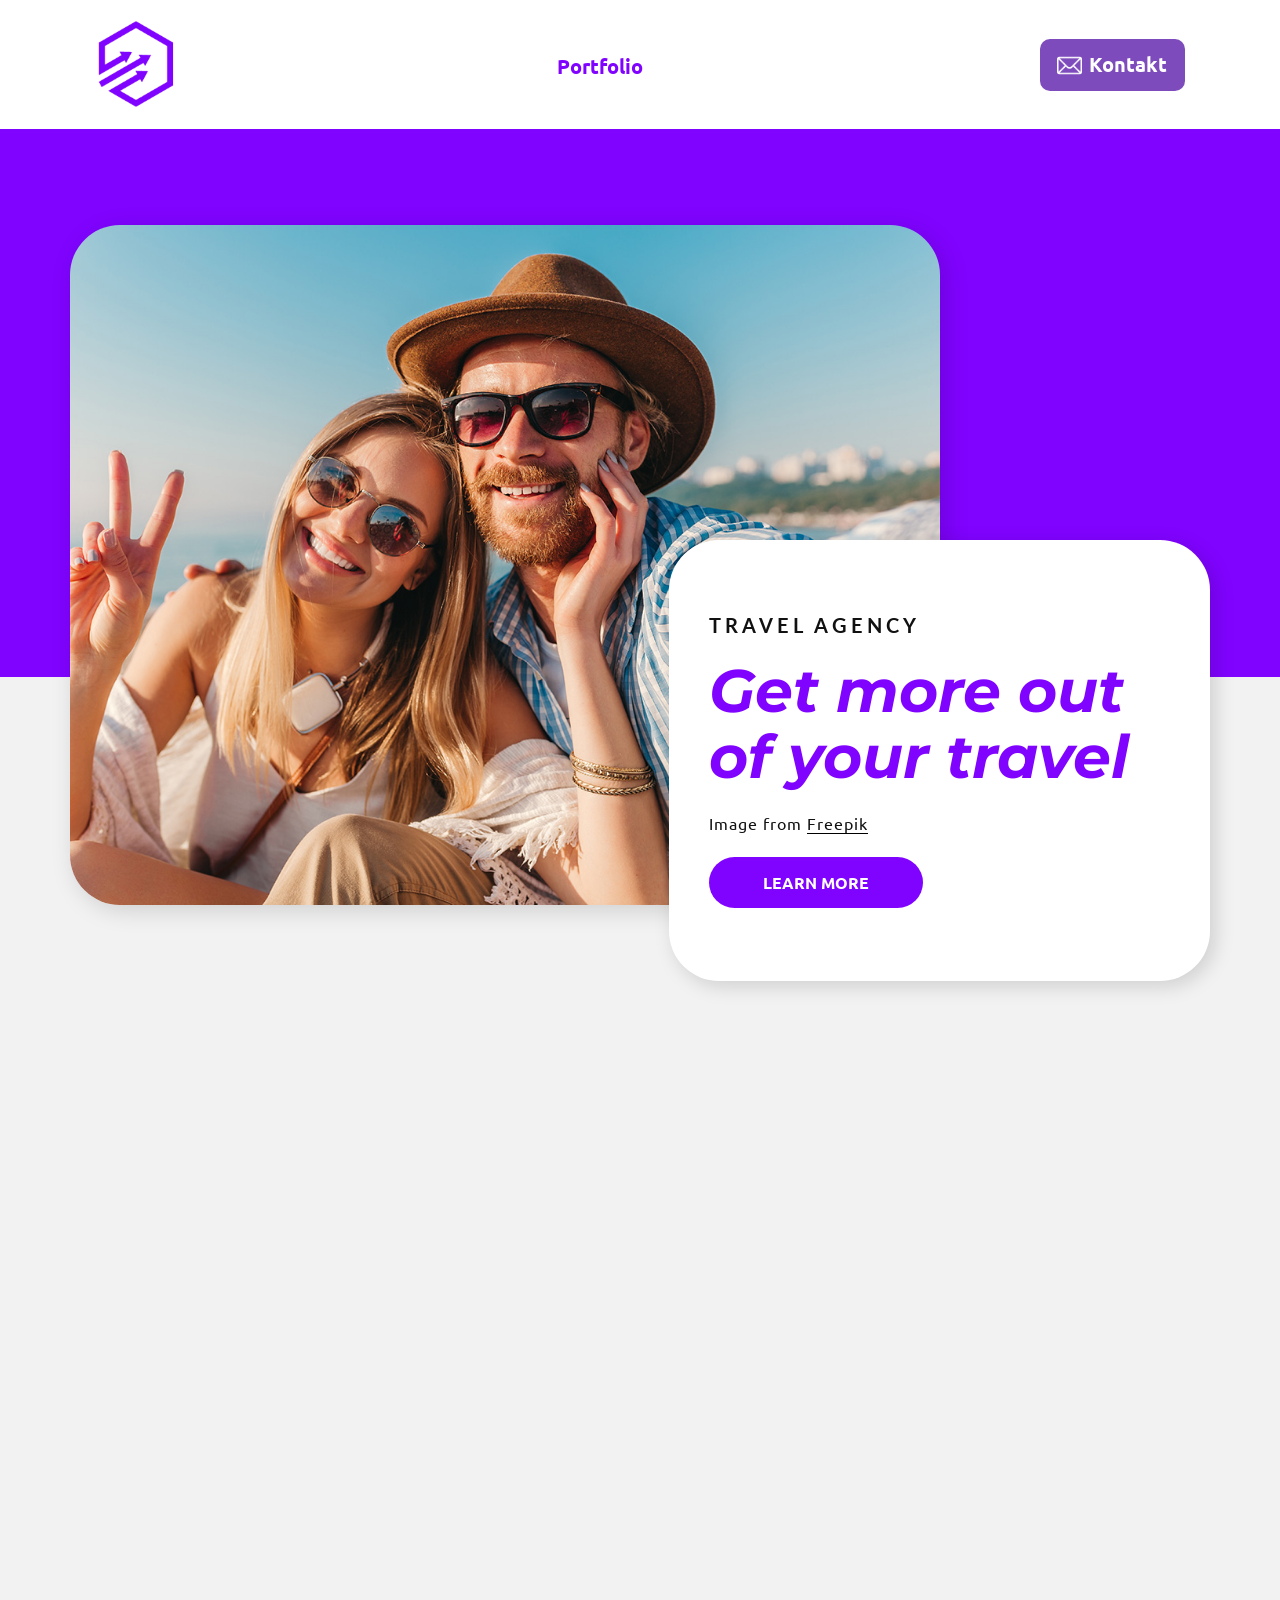
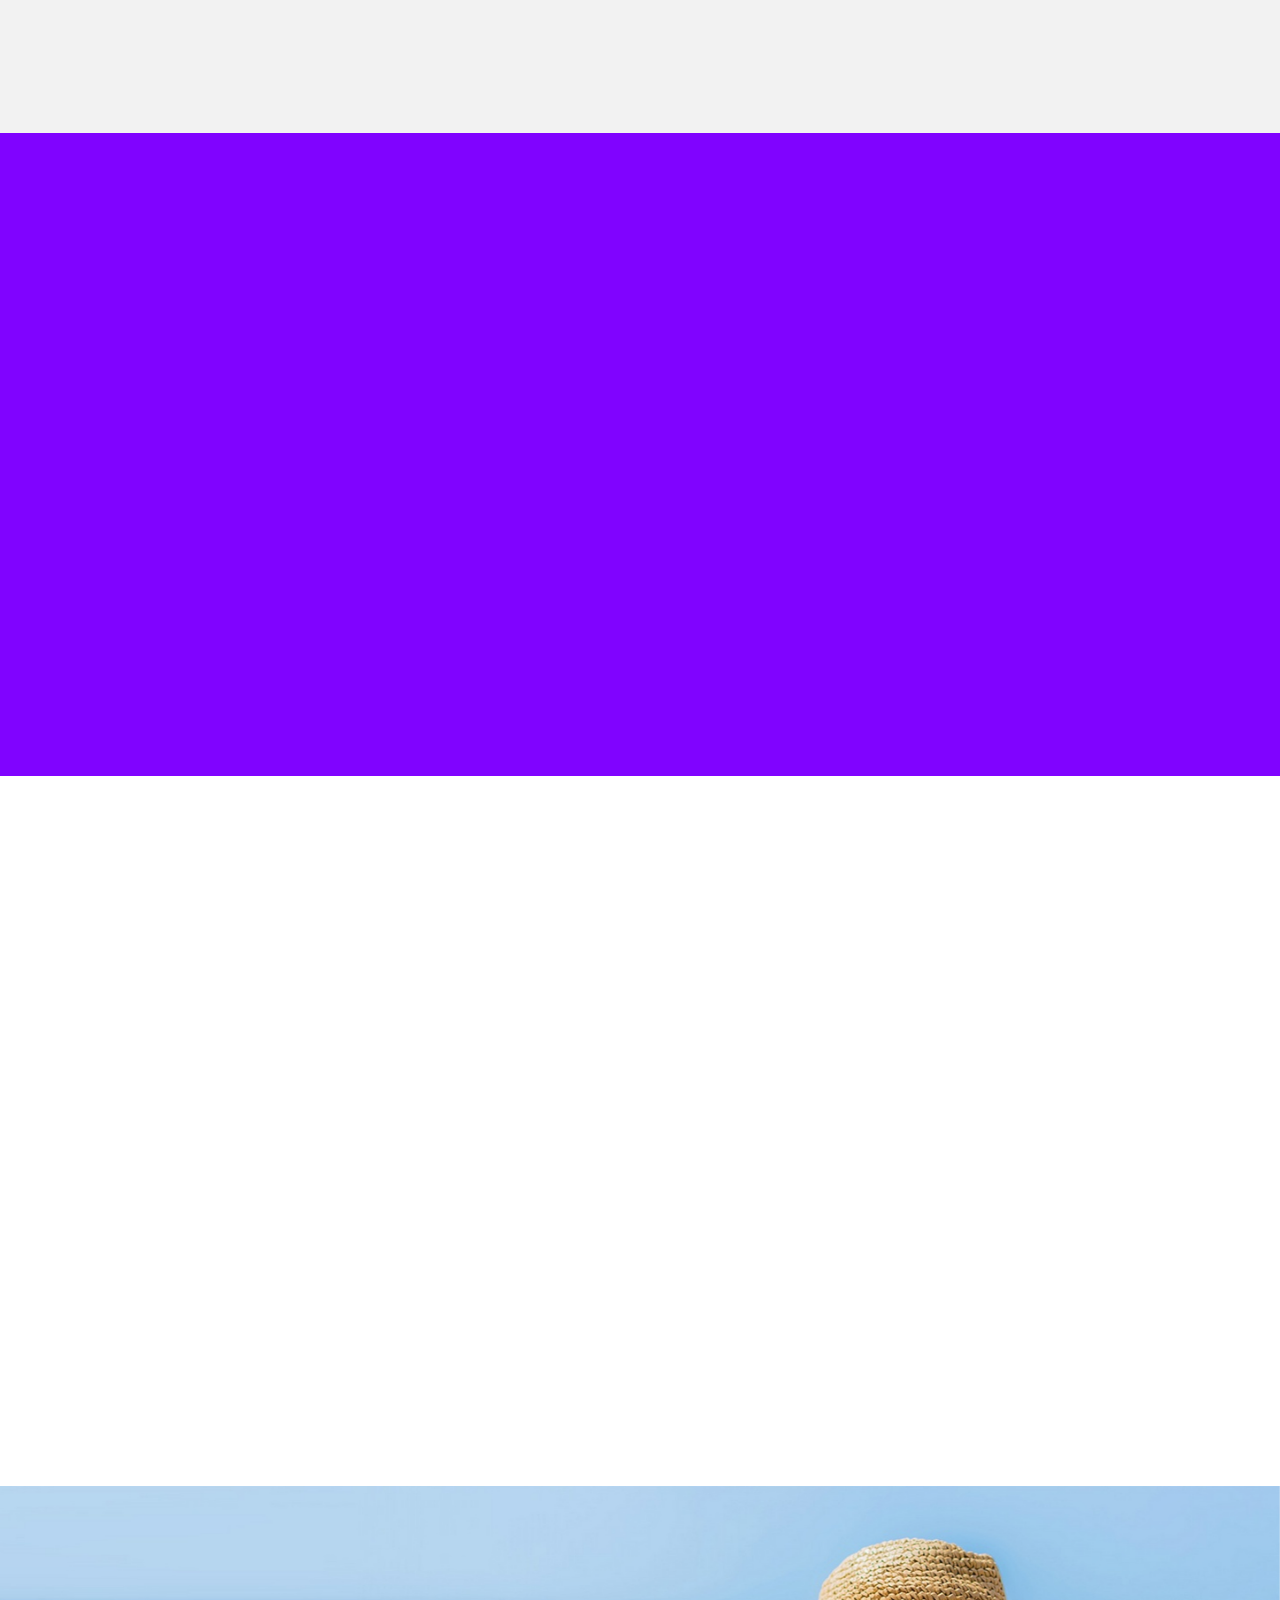
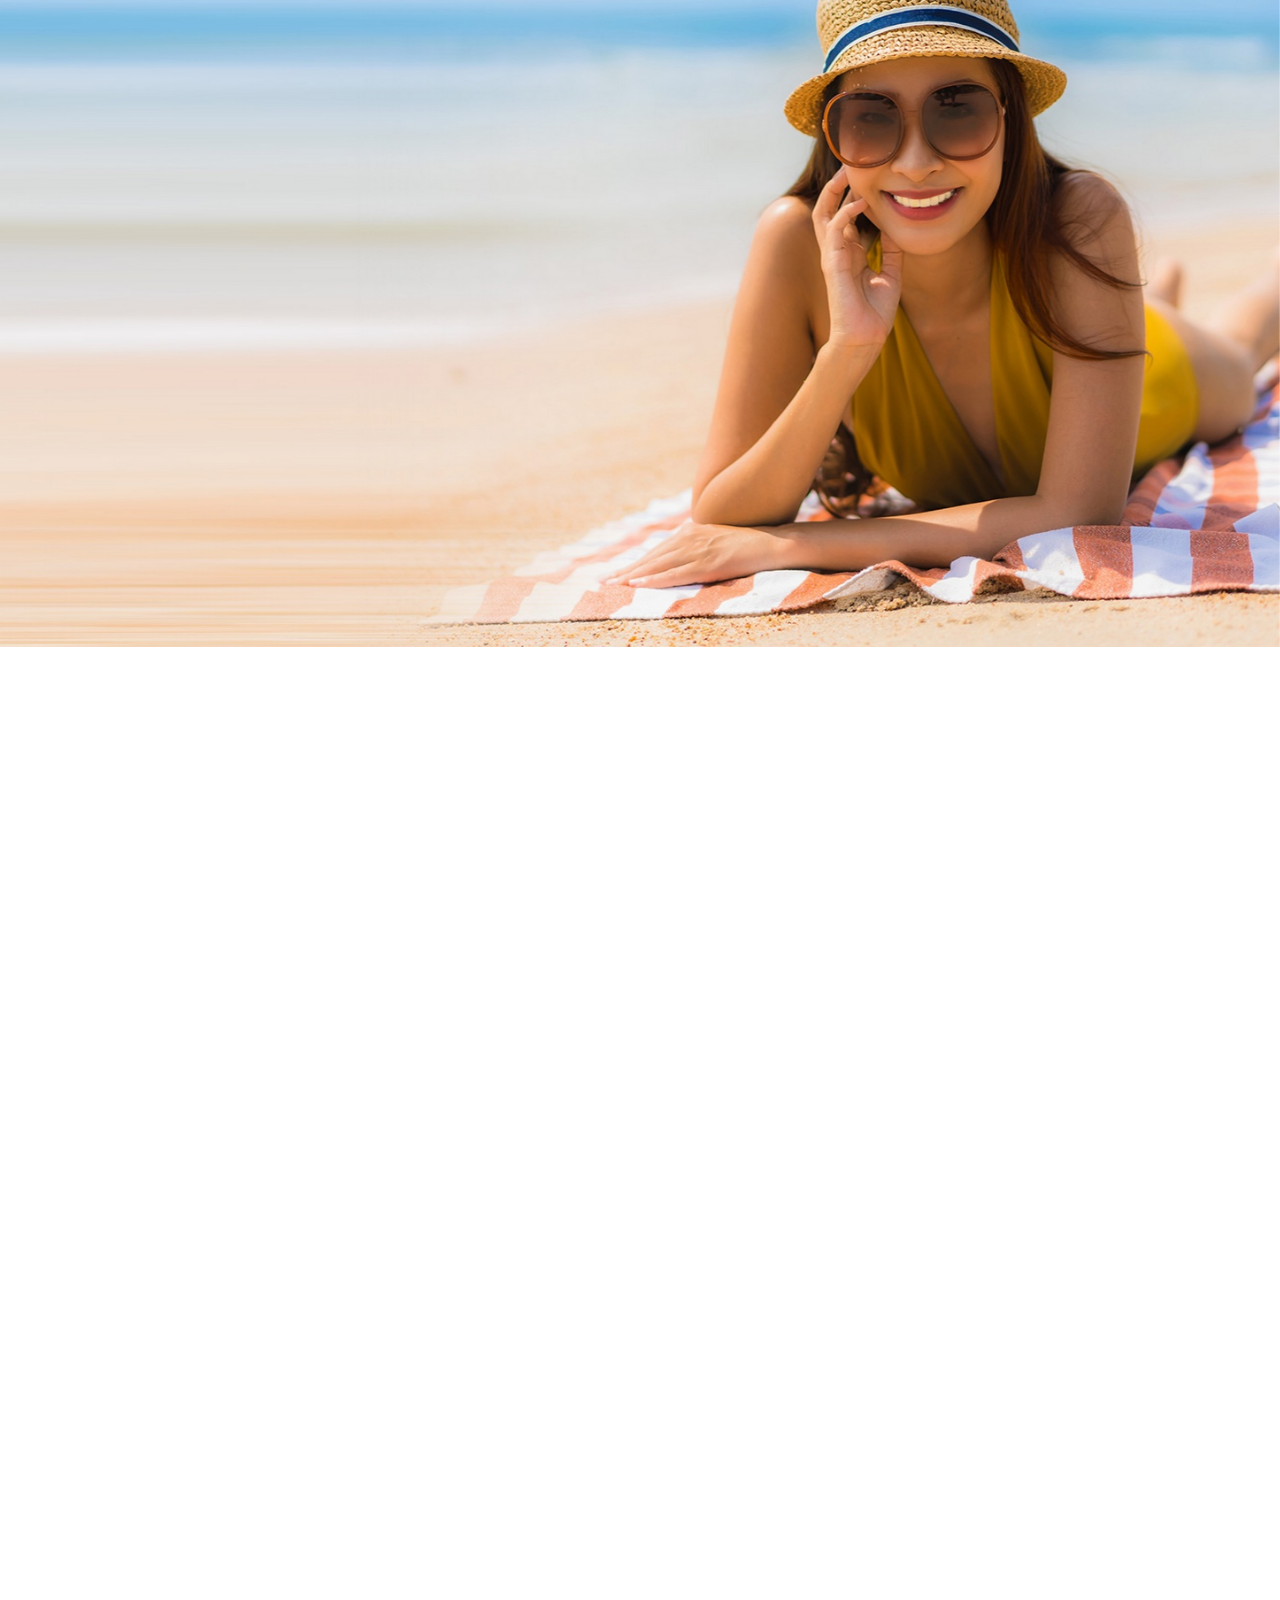
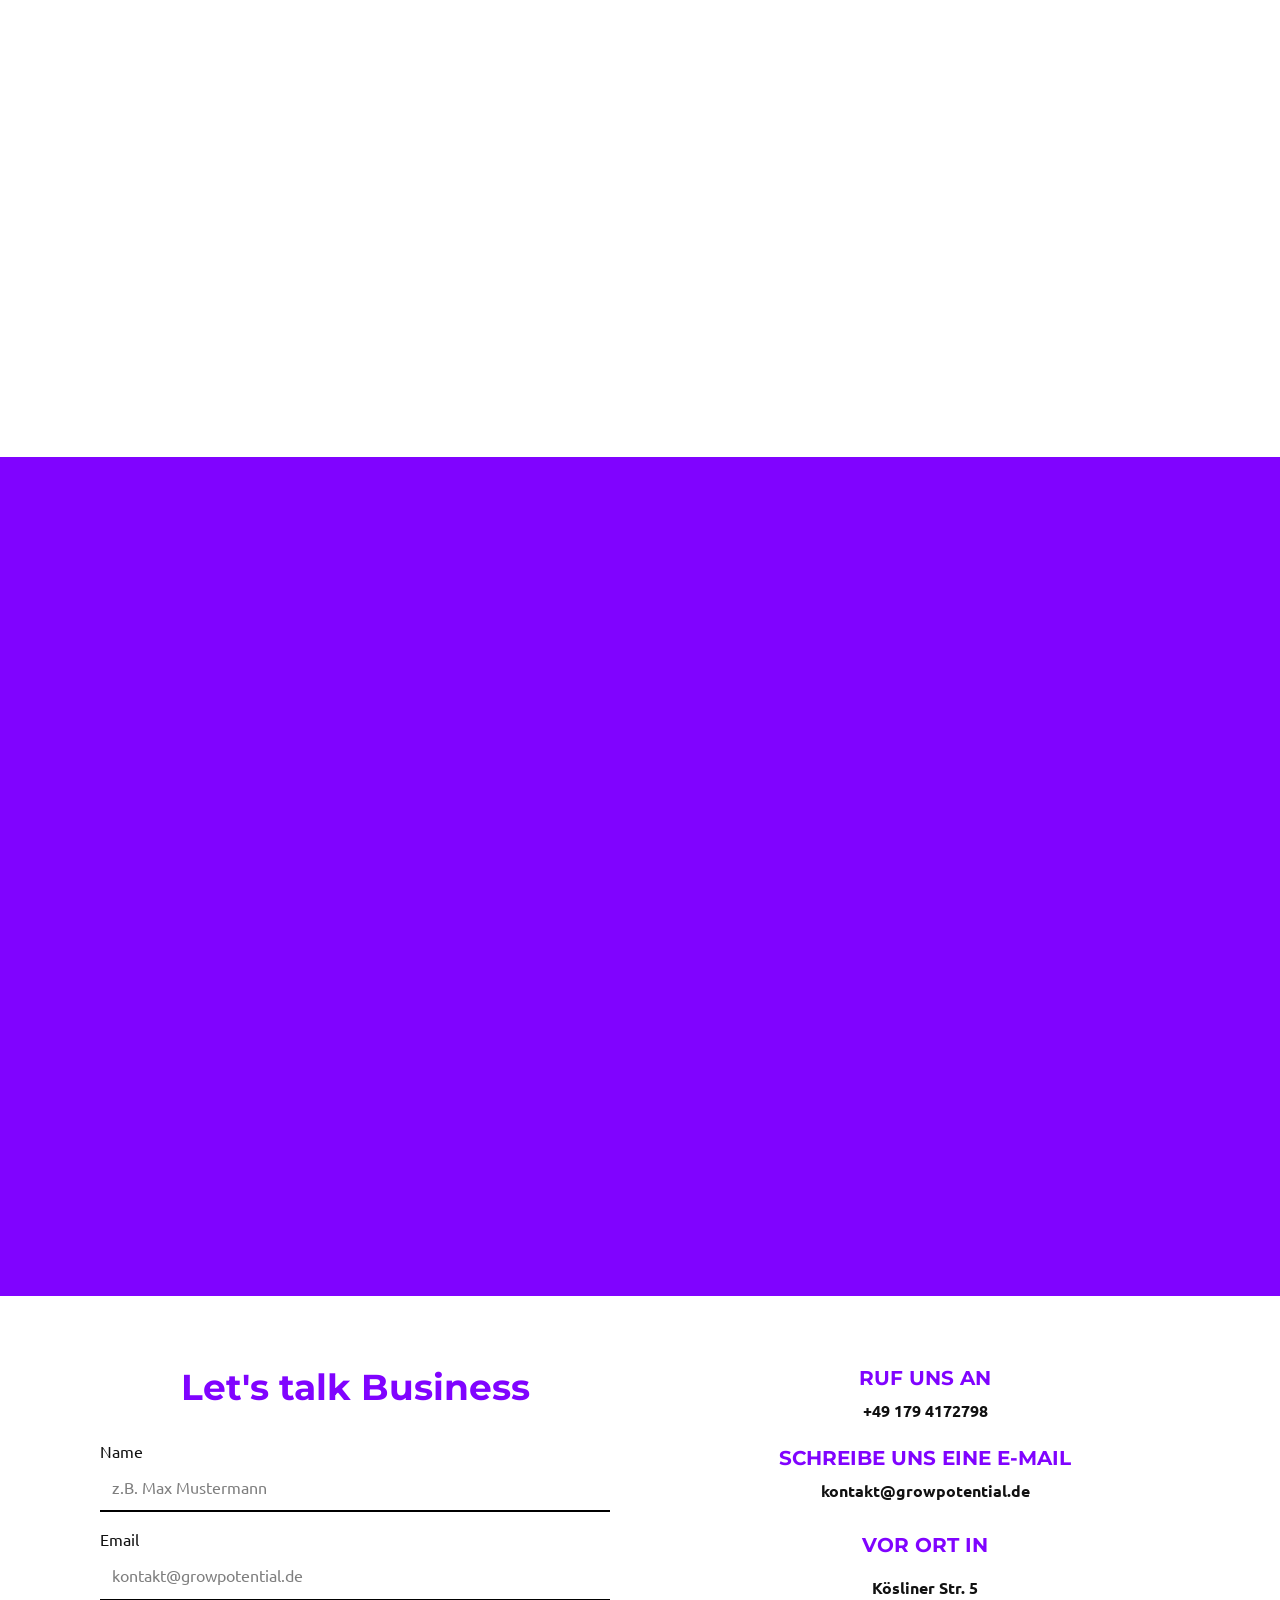
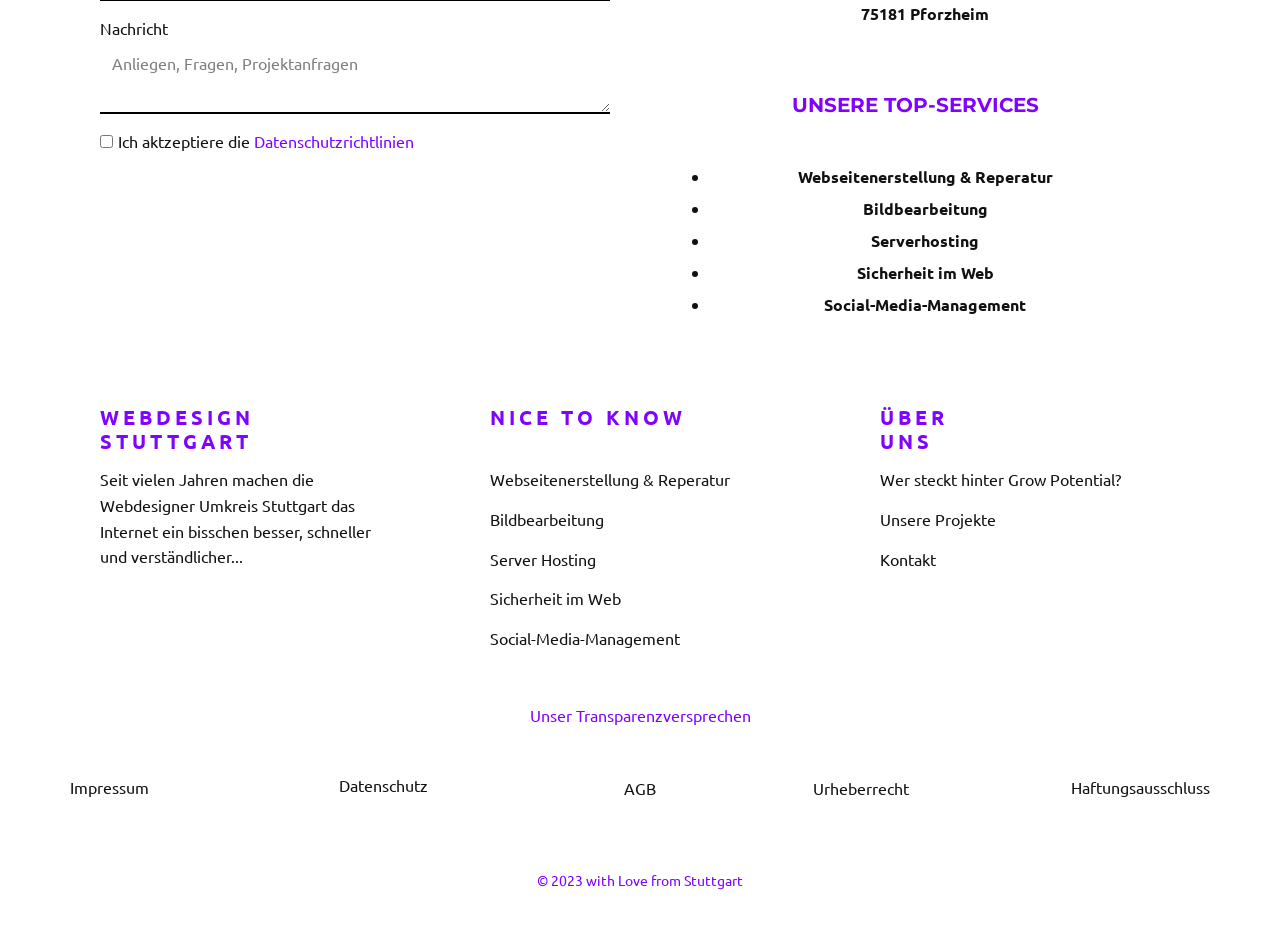
<file: Portfolio.html>
<!DOCTYPE html>
<html style="font-size: 16px;" lang="de-DE"><head>
    <meta name="viewport" content="width=device-width, initial-scale=1.0">
    <meta charset="utf-8">
    <meta name="keywords" content="​Get more out of your travel, ​Popular Travel Destinations&amp;amp; Types, ​Next-level travel powered by tech and the human touch, Active Tours, ​Designed for every type of traveler, ​Destinations near and far, we do it all, ​Connecting with nature as you travel">
    <meta name="description" content="">
    <title>Portfolio</title>
    <link rel="stylesheet" href="nicepage.css" media="screen">
<link rel="stylesheet" href="Portfolio.css" media="screen">
    <script class="u-script" type="text/javascript" src="jquery.js" defer=""></script>
    <script class="u-script" type="text/javascript" src="nicepage.js" defer=""></script>
    <meta name="generator" content="GrowPotential Webdesign">
    <meta name="referrer" content="origin">
    <link rel="icon" href="images/favicon.png">
    <link id="u-theme-google-font" rel="stylesheet" href="https://fonts.googleapis.com/css?family=Montserrat:100,100i,200,200i,300,300i,400,400i,500,500i,600,600i,700,700i,800,800i,900,900i|Ubuntu:300,300i,400,400i,500,500i,700,700i">
    <link id="u-page-google-font" rel="stylesheet" href="https://fonts.googleapis.com/css?family=Lato:100,100i,300,300i,400,400i,700,700i,900,900i|Montserrat:100,100i,200,200i,300,300i,400,400i,500,500i,600,600i,700,700i,800,800i,900,900i|Montserrat:100,100i,200,200i,300,300i,400,400i,500,500i,600,600i,700,700i,800,800i,900,900i|Ubuntu:300,300i,400,400i,500,500i,700,700i">
    
    
    
    
    
    
    
    
    
    
    
    
    
    
    
    <script type="application/ld+json">{
		"@context": "http://schema.org",
		"@type": "Organization",
		"name": "GrowPotential Webdesign",
		"logo": "images/favicon.png?rand=8055"
}</script>
    <meta name="theme-color" content="#8003ff">
    <meta property="og:title" content="Portfolio">
    <meta property="og:description" content="">
    <meta property="og:type" content="website">
  <script>
    function gdprConfirmed() {
        return true;
    }
    if (gdprConfirmed()) {
    document.write("\
    \
    <!-- Google Analytics -->\
    <gascript async src=\"https://www.googletagmanager.com/gtag/js?id=G-J4GH85P5CY\"></gascript>\
    <gascript>\
        window.dataLayer = window.dataLayer || [];\
        function gtag(){dataLayer.push(arguments);}\
        gtag('js', new Date());\
        gtag('config', 'G-J4GH85P5CY');\
    </gascript>\
    <!-- End Google Analytics -->\
    ".replace(/gascript/g, 'script'));
    }
    </script><script>
    function gdprConfirmed() {
        return true;
    }
    function dynamicLoadScript(src) {
        var script = document.createElement('script');
        script.src = src && typeof src === 'string' ? src : 'https://www.google.com/recaptcha/api.js?render=6LfZBDQpAAAAAEnrAy3wtXMP8q3ovz2EH6c9-pMR';
        script.async = true;
        document.body.appendChild(script);
        script.onload = function() {
            let event = new CustomEvent("recaptchaLoaded");
            document.dispatchEvent(event);
        };
    }
    document.addEventListener('DOMContentLoaded', function () {
        var confirmButton = document.querySelector('.u-cookies-consent .u-button-confirm');
        if (confirmButton) {
            confirmButton.onclick = dynamicLoadScript;
        }
    });
    </script>
    <script>
        document.addEventListener("DOMContentLoaded", function(){
            if (!gdprConfirmed()) {
                return;
            }
            dynamicLoadScript('https://www.google.com/recaptcha/enterprise.js?render=6LfZBDQpAAAAAEnrAy3wtXMP8q3ovz2EH6c9-pMR');
        });
    </script>
    <script>
        document.addEventListener("recaptchaLoaded", function() {
            if (!gdprConfirmed()) {
                return;
            }
            (function (grecaptcha, sitekey, actions) {
                var recaptcha = {
                    execute: function (action, submitFormCb) {
                        try {
                            grecaptcha.execute(
                                sitekey,
                                {action: action}
                            ).then(function (token) {
                                var forms = document.getElementsByTagName('form');

                                for (var i = 0; i < forms.length; i++) {
                                    var fields = forms[i].getElementsByTagName('input');

                                    for (var j = 0; j < fields.length; j++) {
                                        var field = fields[j];

                                        if ('recaptchaResponse' === field.getAttribute('name')) {
                                            field.setAttribute('value', token);
                                            break;
                                        }
                                    }
                                }
                                submitFormCb();
                            });
                        } catch (e) {
                            var formError = document.querySelector('.u-form-send-error');

                            if (formError) {
                                formError.innerText = 'Fehler des Website-Besitzers: ' + e.message.replace(/:[\s\S]*/, '');
                                formError.style.display = 'block';
                            }
                        }
                    },

                    executeContact: function (submitFormCb) {
                        recaptcha.execute(actions['contact'], submitFormCb);
                    }
                };

                window.recaptchaObject = recaptcha;
            })(
                
                grecaptcha.enterprise,
                '6LfZBDQpAAAAAEnrAy3wtXMP8q3ovz2EH6c9-pMR',
                {'contact': 'contact'}
            );
        });
    </script>
<meta data-intl-tel-input-cdn-path="intlTelInput/"></head>
  <body data-path-to-root="./" data-include-products="false" class="u-body u-xl-mode" data-lang="de"><header class="u-clearfix u-header u-sticky u-sticky-5d9f" id="sec-be42"><div class="u-clearfix u-sheet u-sheet-1">
        <a href="Home.html" class="u-image u-logo u-image-1" data-image-width="500" data-image-height="500" title="Home">
          <img class="u-logo-image u-logo-image-1" src="images/favicon.png?rand=8055">
        </a>
        <nav class="u-menu u-menu-one-level u-offcanvas u-menu-1" data-responsive-from="SM">
          <div class="menu-collapse" style="font-size: 1.25rem; letter-spacing: 0px; font-weight: 700;">
            <a class="u-button-style u-custom-left-right-menu-spacing u-custom-padding-bottom u-custom-text-color u-custom-text-hover-color u-custom-top-bottom-menu-spacing u-nav-link u-text-active-palette-1-base u-text-hover-palette-2-base" href="#" data-lang-de="{&quot;content&quot;:&quot;\n          <svg class=\&quot;u-svg-link\&quot; viewBox=\&quot;0 0 24 24\&quot;><use xmlns:xlink=\&quot;http://www.w3.org/1999/xlink\&quot; xlink:href=\&quot;#menu-hamburger\&quot;></use></svg>\n          <svg class=\&quot;u-svg-content\&quot; version=\&quot;1.1\&quot; id=\&quot;menu-hamburger\&quot; viewBox=\&quot;0 0 16 16\&quot; x=\&quot;0px\&quot; y=\&quot;0px\&quot; xmlns:xlink=\&quot;http://www.w3.org/1999/xlink\&quot; xmlns=\&quot;http://www.w3.org/2000/svg\&quot;><g><rect y=\&quot;1\&quot; width=\&quot;16\&quot; height=\&quot;2\&quot;></rect><rect y=\&quot;7\&quot; width=\&quot;16\&quot; height=\&quot;2\&quot;></rect><rect y=\&quot;13\&quot; width=\&quot;16\&quot; height=\&quot;2\&quot;></rect>\n</g></svg>\n        &quot;,&quot;href&quot;:&quot;#&quot;}">
              <svg class="u-svg-link" viewBox="0 0 24 24"><use xmlns:xlink="http://www.w3.org/1999/xlink" xlink:href="#menu-hamburger"></use></svg>
              <svg class="u-svg-content" version="1.1" id="menu-hamburger" viewBox="0 0 16 16" x="0px" y="0px" xmlns:xlink="http://www.w3.org/1999/xlink" xmlns="http://www.w3.org/2000/svg"><g><rect y="1" width="16" height="2"></rect><rect y="7" width="16" height="2"></rect><rect y="13" width="16" height="2"></rect>
</g></svg>
            </a>
          </div>
          <div class="u-custom-menu u-nav-container">
            <ul class="u-nav u-unstyled u-nav-1"><li class="u-nav-item"><a class="u-button-style u-nav-link u-text-active-palette-1-base u-text-hover-grey-50 u-text-white" style="padding: 10px 16px;">Warum wir?</a>
</li><li class="u-nav-item"><a class="u-button-style u-nav-link u-text-active-palette-1-base u-text-hover-grey-50 u-text-white" style="padding: 10px 16px;">Was machen wir?</a>
</li><li class="u-nav-item"><a class="u-button-style u-nav-link u-text-active-palette-1-base u-text-hover-grey-50 u-text-white" style="padding: 10px 19px 10px 16px;">Portfolio</a>
</li></ul>
          </div>
          <div class="u-custom-menu u-nav-container-collapse">
            <div class="u-black u-container-style u-inner-container-layout u-opacity u-opacity-95 u-sidenav">
              <div class="u-inner-container-layout u-sidenav-overflow">
                <div class="u-menu-close"></div>
                <ul class="u-align-center u-nav u-popupmenu-items u-unstyled u-nav-2"><li class="u-nav-item"><a class="u-button-style u-nav-link">Warum wir?</a>
</li><li class="u-nav-item"><a class="u-button-style u-nav-link">Was machen wir?</a>
</li><li class="u-nav-item"><a class="u-button-style u-nav-link">Portfolio</a>
</li></ul>
              </div>
            </div>
            <div class="u-black u-menu-overlay u-opacity u-opacity-70"></div>
          </div>
        </nav>
        <a href="tel:+12345678910" class="u-align-center u-border-none u-btn u-button-style u-custom-color-5 u-hover-feature u-hover-palette-1-base u-radius-10 u-text-active-white u-btn-1" data-lang-de="{&quot;content&quot;:&quot;<span class=\&quot;u-file-icon u-icon u-text-white u-block-control u-icon-1\&quot; style=\&quot;margin-right: 7px; font-size: 1.25em; vertical-align: -2px\&quot; data-block=\&quot;12\&quot;><img src=\&quot;images/646094-d32b5ee5.png\&quot; alt=\&quot;\&quot; data-original-src=\&quot;images/646094.png\&quot; data-color=\&quot;#000000\&quot;></span>Kontakt&quot;,&quot;href&quot;:&quot;tel:+12345678910&quot;}"><span class="u-file-icon u-icon u-text-white u-icon-1"><img src="images/646094-d32b5ee5.png" alt=""></span>Kontakt
        </a>
      </div><style class="u-sticky-style" data-style-id="5d9f">.u-sticky-fixed.u-sticky-5d9f:before, .u-body.u-sticky-fixed .u-sticky-5d9f:before {
borders: top right bottom left !important; border-color: #ffffff !important; border-width: 2px !important
}</style></header> 
    <section class="u-clearfix u-grey-5 u-section-1" id="sec-28a0">
      <div class="u-expanded-width u-palette-1-base u-shape u-shape-rectangle u-shape-1" data-animation-name="customAnimationIn" data-animation-duration="1500" data-animation-delay="250"></div>
      <img src="images/young-attractive-smiling-happy-man-woman-sunglasses-sitting-5.jpg" alt="" class="u-image u-image-round u-radius-50 u-image-1" data-image-width="1300" data-image-height="867" data-animation-name="customAnimationIn" data-animation-duration="1750" data-animation-delay="500">
      <div class="u-align-left u-container-align-left u-container-style u-group u-radius-50 u-shape-round u-white u-group-1" data-animation-name="customAnimationIn" data-animation-duration="1500" data-animation-delay="500">
        <div class="u-container-layout u-valign-middle u-container-layout-1">
          <h5 class="u-align-left u-text u-text-default u-text-1">travel agency<br>
          </h5>
          <h1 class="u-align-left u-text u-text-palette-2-base u-text-2"> Get more out of your travel </h1>
          <p class="u-align-left u-text u-text-3">Image from <a href="https://www.freepik.com" class="u-active-none u-border-1 u-border-active-palette-2-base u-border-black u-border-hover-palette-2-base u-border-no-left u-border-no-right u-border-no-top u-btn u-button-link u-button-style u-hover-none u-none u-text-body-color u-btn-1" target="_blank">Freepik</a>
          </p>
          <a href="https://nicepage.com/k/birthday-html-templates" class="u-active-palette-2-base u-align-left u-border-none u-btn u-btn-round u-button-style u-hover-palette-2-base u-palette-1-base u-radius-50 u-text-active-white u-text-body-alt-color u-text-hover-white u-btn-2">learn more</a>
        </div>
      </div>
    </section>
    <section class="u-align-center u-clearfix u-container-align-center u-grey-5 u-section-2" id="sec-9ae1">
      <div class="u-clearfix u-sheet u-valign-middle u-sheet-1">
        <h2 class="u-align-center u-text u-text-1" data-animation-name="customAnimationIn" data-animation-duration="1750" data-animation-delay="250"> Popular Travel Destinations<br>&amp; Types
        </h2>
        <p class="u-align-center u-text u-text-2" data-animation-name="customAnimationIn" data-animation-duration="1250" data-animation-delay="250"> Browse the topics below to find travel agents who are experts on that destination or travel style. </p>
        <div class="u-expanded-width u-list u-list-1">
          <div class="u-repeater u-repeater-1">
            <div class="u-align-center u-container-style u-image u-image-round u-list-item u-radius-50 u-repeater-item u-shading u-shape-round u-image-1" data-animation-name="customAnimationIn" data-animation-duration="1750" data-animation-direction="" data-animation-delay="500" data-image-width="407" data-image-height="407">
              <div class="u-container-layout u-similar-container u-valign-bottom u-container-layout-1">
                <div class="u-bottom-left-radius-50 u-bottom-right-radius-50 u-container-style u-expanded-width u-gradient u-group u-shape-round u-group-1">
                  <div class="u-container-layout u-valign-middle u-container-layout-2">
                    <h4 class="u-align-center u-custom-font u-font-montserrat u-text u-text-body-alt-color u-text-3">Bora Bora</h4>
                  </div>
                </div>
              </div>
            </div>
            <div class="u-align-center u-container-style u-image u-image-round u-list-item u-radius-50 u-repeater-item u-shading u-shape-round u-image-2" data-animation-name="customAnimationIn" data-animation-duration="1750" data-animation-direction="" data-animation-delay="500" data-image-width="740" data-image-height="987">
              <div class="u-container-layout u-similar-container u-valign-bottom u-container-layout-3">
                <div class="u-bottom-left-radius-50 u-bottom-right-radius-50 u-container-align-center u-container-style u-expanded-width u-gradient u-group u-shape-round u-group-2">
                  <div class="u-container-layout u-valign-middle u-container-layout-4">
                    <h4 class="u-align-center u-custom-font u-font-montserrat u-text u-text-body-alt-color u-text-4"> Costa Rica</h4>
                  </div>
                </div>
              </div>
            </div>
            <div class="u-align-center u-container-style u-image u-image-round u-list-item u-radius-50 u-repeater-item u-shading u-shape-round u-image-3" data-animation-name="customAnimationIn" data-animation-duration="1750" data-animation-direction="" data-animation-delay="500" data-image-width="1380" data-image-height="776">
              <div class="u-container-layout u-similar-container u-valign-bottom u-container-layout-5">
                <div class="u-bottom-left-radius-50 u-bottom-right-radius-50 u-container-align-center u-container-style u-expanded-width u-gradient u-group u-shape-round u-group-3">
                  <div class="u-container-layout u-valign-middle u-container-layout-6">
                    <h4 class="u-align-center u-custom-font u-font-montserrat u-text u-text-body-alt-color u-text-5"> Tokyo</h4>
                  </div>
                </div>
              </div>
            </div>
            <div class="u-align-center u-container-style u-image u-image-round u-list-item u-radius-50 u-repeater-item u-shading u-shape-round u-image-4" data-animation-name="customAnimationIn" data-animation-duration="1750" data-animation-direction="" data-animation-delay="500" data-image-width="407" data-image-height="407">
              <div class="u-container-layout u-similar-container u-valign-bottom u-container-layout-7">
                <div class="u-bottom-left-radius-50 u-bottom-right-radius-50 u-container-align-center u-container-style u-expanded-width u-gradient u-group u-shape-round u-group-4">
                  <div class="u-container-layout u-valign-middle u-container-layout-8">
                    <h4 class="u-align-center u-custom-font u-font-montserrat u-text u-text-body-alt-color u-text-6">Indonesia</h4>
                  </div>
                </div>
              </div>
            </div>
            <div class="u-align-center u-container-style u-image u-image-round u-list-item u-radius-50 u-repeater-item u-shading u-shape-round u-image-5" data-animation-name="customAnimationIn" data-animation-duration="1750" data-animation-direction="" data-animation-delay="750" data-image-width="740" data-image-height="1110">
              <div class="u-container-layout u-similar-container u-valign-bottom u-container-layout-9">
                <div class="u-bottom-left-radius-50 u-bottom-right-radius-50 u-container-align-center u-container-style u-expanded-width u-gradient u-group u-shape-round u-group-5">
                  <div class="u-container-layout u-valign-middle u-container-layout-10">
                    <h4 class="u-align-center u-custom-font u-font-montserrat u-text u-text-body-alt-color u-text-7"> Paris</h4>
                  </div>
                </div>
              </div>
            </div>
            <div class="u-align-center u-container-style u-image u-image-round u-list-item u-radius-50 u-repeater-item u-shading u-shape-round u-image-6" data-animation-name="customAnimationIn" data-animation-duration="1750" data-animation-direction="" data-animation-delay="750" data-image-width="740" data-image-height="1109">
              <div class="u-container-layout u-similar-container u-valign-bottom u-container-layout-11">
                <div class="u-bottom-left-radius-50 u-bottom-right-radius-50 u-container-align-center u-container-style u-expanded-width u-gradient u-group u-shape-round u-group-6">
                  <div class="u-container-layout u-valign-middle u-container-layout-12">
                    <h4 class="u-align-center u-custom-font u-font-montserrat u-text u-text-body-alt-color u-text-8">London</h4>
                  </div>
                </div>
              </div>
            </div>
            <div class="u-align-center u-container-style u-image u-image-round u-list-item u-radius-50 u-repeater-item u-shading u-shape-round u-image-7" data-animation-name="customAnimationIn" data-animation-duration="1750" data-animation-direction="" data-animation-delay="750" data-image-width="1060" data-image-height="794">
              <div class="u-container-layout u-similar-container u-valign-bottom u-container-layout-13">
                <div class="u-bottom-left-radius-50 u-bottom-right-radius-50 u-container-align-center u-container-style u-expanded-width u-gradient u-group u-shape-round u-group-7">
                  <div class="u-container-layout u-valign-middle u-container-layout-14">
                    <h4 class="u-align-center u-custom-font u-font-montserrat u-text u-text-body-alt-color u-text-9">Maui</h4>
                  </div>
                </div>
              </div>
            </div>
            <div class="u-align-center u-container-style u-image u-image-round u-list-item u-radius-50 u-repeater-item u-shading u-shape-round u-image-8" data-animation-name="customAnimationIn" data-animation-duration="1750" data-animation-direction="" data-animation-delay="750" data-image-width="1380" data-image-height="920">
              <div class="u-container-layout u-similar-container u-valign-bottom u-container-layout-15">
                <div class="u-bottom-left-radius-50 u-bottom-right-radius-50 u-container-align-center u-container-style u-expanded-width u-gradient u-group u-shape-round u-group-8">
                  <div class="u-container-layout u-valign-middle u-container-layout-16">
                    <h4 class="u-align-center u-custom-font u-font-montserrat u-text u-text-body-alt-color u-text-10"> Maldives</h4>
                  </div>
                </div>
              </div>
            </div>
          </div>
        </div>
        <p class="u-text u-text-default u-text-11" data-animation-name="customAnimationIn" data-animation-duration="1500" data-animation-delay="750">Images from <a href="https://www.freepik.com/photos/maldives" class="u-active-none u-border-1 u-border-active-black u-border-hover-black u-border-no-left u-border-no-right u-border-no-top u-border-palette-1-base u-btn u-button-link u-button-style u-hover-none u-none u-text-body-color u-btn-1">Freepik</a>
        </p>
      </div>
    </section>
    <section class="u-clearfix u-grey-5 u-section-3" id="sec-a071">
      <div class="u-clearfix u-sheet u-valign-middle-md u-valign-middle-sm u-valign-middle-xs u-sheet-1">
        <div class="u-palette-1-light-2 u-radius-50 u-shape u-shape-round u-shape-1" data-animation-name="customAnimationIn" data-animation-duration="1500" data-animation-delay="500"></div>
        <img src="images/lady-ocean-summertime-woman-vaca.jpg" class="u-align-left u-image u-image-round u-radius-50 u-image-1" data-image-width="1380" data-image-height="920" data-animation-name="customAnimationIn" data-animation-duration="1500" data-animation-delay="250">
        <div class="u-align-left u-container-align-left u-container-style u-expanded-width-xs u-group u-radius-50 u-shape-round u-white u-group-1" data-animation-name="customAnimationIn" data-animation-duration="1500" data-animation-delay="500">
          <div class="u-container-layout u-valign-middle u-container-layout-1">
            <h3 class="u-align-left u-text u-text-palette-2-base u-text-1"> Don't Worry, Be Happy</h3>
            <p class="u-align-left u-text u-text-2">Ut enim ad minim veniam, quis nostrud exercitation ullamco laboris nisi ut aliquip ex ea commodo consequat. Duis aute irure dolor in reprehenderit in voluptate velit esse cillum dolore eu fugiat nulla pariatur. </p>
            <p class="u-align-left u-text u-text-3">Image from <a href="https://www.freepik.com/photos/woman" class="u-active-none u-border-1 u-border-active-black u-border-hover-black u-border-no-left u-border-no-right u-border-no-top u-border-palette-1-base u-btn u-button-link u-button-style u-hover-none u-none u-text-body-color u-btn-1">Freepik</a>
            </p>
            <a href="https://nicepage.com/c/real-estate-website-templates" class="u-active-white u-align-left u-border-2 u-border-active-palette-1-base u-border-hover-palette-1-base u-border-palette-1-base u-btn u-btn-round u-button-style u-hover-white u-palette-1-base u-radius-50 u-text-active-palette-1-base u-text-body-alt-color u-text-hover-palette-1-base u-btn-2">learn more</a>
          </div>
        </div>
      </div>
    </section>
    <section class="u-align-center u-clearfix u-container-align-center u-palette-1-base u-section-4" id="carousel_b4f4">
      <div class="u-clearfix u-sheet u-valign-middle u-sheet-1">
        <h2 class="u-align-center u-text u-text-body-alt-color u-text-1" data-animation-name="customAnimationIn" data-animation-duration="1500" data-animation-delay="500"> Next-level travel powered by tech and the human touch</h2>
        <p class="u-align-center u-text u-text-2" data-animation-name="customAnimationIn" data-animation-duration="1500" data-animation-delay="500"> Ut enim ad minim veniam, quis nostrud exercitation ullamco laboris nisi ut aliquip ex ea commodo consequat. Duis aute irure dolor in reprehenderit in voluptate velit esse cillum dolore eu fugiat nulla pariatur. Excepteur sint occaecat cupidatat non proident, sunt in culpa qui officia deserunt mollit anim id est laborum.</p>
        <a href="https://nicepage.com/k/auction-website-templates" class="u-active-white u-align-center u-border-2 u-border-active-white u-border-hover-white u-border-palette-1-light-2 u-btn u-btn-round u-button-style u-hover-white u-none u-radius-50 u-text-active-palette-1-base u-text-body-alt-color u-text-hover-palette-1-base u-btn-1" data-animation-name="customAnimationIn" data-animation-duration="1000" data-animation-delay="500">learn more</a>
      </div>
    </section>
    <section class="u-clearfix u-section-5" id="carousel_fe47">
      <div class="u-clearfix u-sheet u-valign-middle u-sheet-1">
        <div class="data-layout-selected u-clearfix u-expanded-width u-gutter-22 u-layout-wrap u-layout-wrap-1">
          <div class="u-layout">
            <div class="u-layout-row">
              <div class="u-align-left u-container-style u-image u-image-round u-layout-cell u-left-cell u-radius-50 u-size-30 u-image-1" src="" data-image-width="920" data-image-height="920" data-animation-name="customAnimationIn" data-animation-duration="1500" data-animation-delay="500">
                <div class="u-container-layout u-container-layout-1" src=""></div>
              </div>
              <div class="u-align-left u-container-style u-image u-image-round u-layout-cell u-radius-50 u-right-cell u-size-30 u-image-2" src="" data-image-width="1067" data-image-height="920" data-animation-name="customAnimationIn" data-animation-duration="1500" data-animation-delay="500">
                <div class="u-container-layout u-valign-middle-lg u-valign-middle-md u-valign-middle-xl u-container-layout-2" src="">
                  <div class="u-align-center u-container-align-center u-container-style u-group u-palette-1-base u-radius-50 u-shape-round u-group-1" data-animation-name="flipIn" data-animation-duration="1500" data-animation-direction="X" data-animation-delay="500">
                    <div class="u-container-layout u-valign-middle u-container-layout-3">
                      <h2 class="u-align-center u-text u-text-body-alt-color u-text-1">Active Tours</h2>
                      <p class="u-align-center u-text u-text-2"> Sem et tortor consequat id porta. Laoreet sit amet cursus sit amet dictum. Adipiscing elit duis tristique sollicitudin nibh sit. </p>
                      <p class="u-align-center u-text u-text-3">Images from <a href="https://freepik.com/photos/backround" class="u-active-none u-border-1 u-border-active-palette-1-light-2 u-border-hover-palette-1-light-2 u-border-no-left u-border-no-right u-border-no-top u-border-white u-btn u-button-link u-button-style u-hover-none u-none u-text-active-palette-1-light-2 u-text-body-alt-color u-text-hover-palette-1-light-2 u-btn-1">Freepik</a>
                      </p>
                    </div>
                  </div>
                </div>
              </div>
            </div>
          </div>
        </div>
      </div>
    </section>
    <section class="u-clearfix u-image u-section-6" id="carousel_c11e" data-image-width="1980" data-image-height="887">
      <div class="u-clearfix u-sheet u-sheet-1">
        <div class="u-palette-2-base u-radius-50 u-shape u-shape-round u-shape-1" data-animation-name="customAnimationIn" data-animation-duration="1500" data-animation-delay="250"></div>
        <div class="u-align-left u-container-align-left u-container-style u-group u-radius-50 u-shape-round u-white u-group-1" data-animation-name="customAnimationIn" data-animation-duration="1500" data-animation-delay="750">
          <div class="u-container-layout u-valign-middle u-container-layout-1">
            <h5 class="u-align-left u-text u-text-1"> What we Do</h5>
            <h2 class="u-align-left u-text u-text-2"> Designed for every type of traveler</h2>
            <p class="u-align-left u-text u-text-3">Image by <a href="https://www.freepik.com/photos/background" class="u-active-none u-border-1 u-border-active-palette-2-base u-border-black u-border-hover-palette-2-base u-border-no-left u-border-no-right u-border-no-top u-btn u-button-link u-button-style u-hover-none u-none u-text-body-color u-btn-1" target="_blank" data-animation-name="" data-animation-duration="0" data-animation-delay="0" data-animation-direction="">Freepik</a>
            </p>
            <a href="https://nicepage.com/c/architecture-building-website-templates" class="u-active-white u-align-left u-border-2 u-border-active-palette-2-base u-border-hover-palette-2-base u-border-palette-2-base u-btn u-button-style u-hover-white u-palette-2-base u-text-active-palette-2-base u-text-body-alt-color u-text-hover-palette-2-base u-btn-2" target="_blank" data-animation-name="" data-animation-duration="0" data-animation-delay="0" data-animation-direction="">Explore Categories</a>
          </div>
        </div>
      </div>
    </section>
    <section class="u-clearfix u-container-align-center u-section-7" id="carousel_a7fb">
      <div class="u-clearfix u-sheet u-valign-middle-sm u-valign-middle-xs u-sheet-1">
        <h2 class="u-align-center u-text u-text-default-lg u-text-default-md u-text-default-xl u-text-1" data-animation-name="customAnimationIn" data-animation-duration="1500" data-animation-delay="250"> Destinations near and far, we do it all</h2>
        <div class="data-layout-selected u-clearfix u-expanded-width u-gutter-22 u-layout-wrap u-layout-wrap-1">
          <div class="u-layout">
            <div class="u-layout-col">
              <div class="u-size-30">
                <div class="u-layout-row">
                  <div class="u-align-left u-container-style u-layout-cell u-shape-rectangle u-size-15 u-layout-cell-1" data-animation-name="customAnimationIn" data-animation-duration="1500">
                    <div class="u-container-layout u-valign-top u-container-layout-1">
                      <p class="u-text u-text-default u-text-grey-40 u-text-2"> Blandit aliquam etiam erat velit scelerisque in dictum. Metus vulputate eu scelerisque felis imperdiet proin fermentum leo. Vitae aliquet nec ullamcorper sit amet risus nullam eget felis. Convallis a cras semper auctor neque vitae tempus quam. </p>
                      <p class="u-text u-text-3">Images from <a href="https://nicepage.app" class="u-active-none u-border-1 u-border-active-palette-2-base u-border-black u-border-hover-palette-2-base u-border-no-left u-border-no-right u-border-no-top u-btn u-button-link u-button-style u-hover-none u-none u-text-body-color u-btn-1" data-animation-name="" data-animation-duration="0" data-animation-delay="0" data-animation-direction="">Freepik</a>
                      </p>
                    </div>
                  </div>
                  <div class="u-container-align-center u-container-style u-image u-image-round u-layout-cell u-radius-50 u-size-15 u-image-1" data-image-width="740" data-image-height="1109" data-animation-name="customAnimationIn" data-animation-duration="1500" data-animation-delay="250">
                    <div class="u-container-layout u-container-layout-2"></div>
                  </div>
                  <div class="u-container-align-center u-container-style u-image u-image-round u-layout-cell u-radius-50 u-size-30 u-image-2" data-image-width="1800" data-image-height="900" data-animation-name="customAnimationIn" data-animation-duration="1500" data-animation-delay="500">
                    <div class="u-container-layout u-container-layout-3"></div>
                  </div>
                </div>
              </div>
              <div class="u-size-30">
                <div class="u-layout-row">
                  <div class="u-container-align-center u-container-style u-image u-image-round u-layout-cell u-radius-50 u-size-30 u-image-3" data-image-width="1380" data-image-height="920" data-animation-name="customAnimationIn" data-animation-duration="1500" data-animation-delay="500">
                    <div class="u-container-layout u-container-layout-4"></div>
                  </div>
                  <div class="u-container-align-center u-container-style u-image u-image-round u-layout-cell u-radius-50 u-size-15 u-image-4" data-image-width="740" data-image-height="1109" data-animation-name="customAnimationIn" data-animation-duration="1500" data-animation-delay="250">
                    <div class="u-container-layout u-container-layout-5"></div>
                  </div>
                  <div class="u-container-align-left u-container-style u-layout-cell u-shape-rectangle u-size-15 u-layout-cell-6" data-animation-name="customAnimationIn" data-animation-duration="1500" data-animation-delay="500">
                    <div class="u-container-layout u-container-layout-6">
                      <p class="u-align-left u-text u-text-default u-text-grey-40 u-text-4"> Buzzing cities, tropical islands, remote escapes and everything in between. Our first-hand intel and insider expertise covers the globe.</p>
                    </div>
                  </div>
                </div>
              </div>
            </div>
          </div>
        </div>
        <a href="https://nicepage.com/k/test-website-templates" class="u-active-white u-align-center u-border-2 u-border-active-palette-1-base u-border-hover-palette-1-base u-border-palette-1-base u-btn u-btn-round u-button-style u-hover-white u-palette-1-base u-radius-50 u-text-active-palette-1-base u-text-body-alt-color u-text-hover-palette-1-base u-btn-2" data-animation-name="customAnimationIn" data-animation-duration="1500" data-animation-delay="750">Explore destinations</a>
      </div>
    </section>
    <section class="u-clearfix u-palette-1-base u-section-8" id="sec-587c">
      <div class="u-expanded-width u-shape u-shape-rectangle u-white u-shape-1"></div>
      <img src="images/ffggf.jpg" alt="" class="u-image u-image-round u-radius-50 u-image-1" data-image-width="690" data-image-height="639" data-animation-name="flipIn" data-animation-duration="1500" data-animation-direction="X" data-animation-delay="750">
      <div class="u-align-left u-container-style u-group u-radius-50 u-shape-round u-white u-group-1" data-animation-name="customAnimationIn" data-animation-duration="1500" data-animation-delay="750">
        <div class="u-container-layout u-valign-middle u-container-layout-1">
          <h2 class="u-text u-text-palette-1-base u-text-1"> Connecting with nature as you travel</h2>
          <p class="u-text u-text-2">Image from <a href="https://www.freepik.com/photos/winter" class="u-border-1 u-border-black u-border-no-left u-border-no-right u-border-no-top u-btn u-button-link u-button-style u-none u-text-body-color u-btn-1">Freepik</a>
          </p>
        </div>
      </div>
      <div class="u-align-center-md u-align-center-sm u-align-center-xs u-align-left-lg u-align-left-xl u-container-style u-group u-radius-50 u-shape-round u-white u-group-2" data-animation-name="customAnimationIn" data-animation-duration="1500" data-animation-delay="750">
        <div class="u-container-layout u-valign-middle-sm u-valign-top-md u-container-layout-2">
          <div class="u-form u-form-1">
            <form action="https://forms.nicepagesrv.com/v2/form/process" class="u-clearfix u-form-spacing-13 u-form-vertical u-inner-form" style="padding: 0px;" source="email" name="form-2">
              <div class="u-form-group u-form-name">
                <label for="name-da97" class="u-label">Name</label>
                <input type="text" placeholder="Enter your Name" id="name-da97" name="name" class="u-border-no-bottom u-border-no-left u-border-no-right u-border-no-top u-grey-5 u-input u-input-rectangle" required="" wfd-id="id571">
              </div>
              <div class="u-form-group u-form-partition-factor-2 u-form-phone u-form-group-2">
                <label for="phone-10f2" class="u-label">Phone</label>
                <input type="tel" pattern="\+?\d{0,3}[\s\(\-]?([0-9]{2,3})[\s\)\-]?([\s\-]?)([0-9]{3})[\s\-]?([0-9]{2})[\s\-]?([0-9]{2})" placeholder="Enter your phone (e.g. +14155552675)" id="phone-10f2" name="phone" class="u-border-no-bottom u-border-no-left u-border-no-right u-border-no-top u-grey-5 u-input u-input-rectangle" required="" wfd-id="id572">
              </div>
              <div class="u-form-email u-form-group u-form-partition-factor-2">
                <label for="email-da97" class="u-label">Email</label>
                <input type="email" placeholder="Enter a valid email address" id="email-da97" name="email" class="u-border-no-bottom u-border-no-left u-border-no-right u-border-no-top u-grey-5 u-input u-input-rectangle" required="" wfd-id="id573">
              </div>
              <div class="u-align-right u-form-group u-form-submit">
                <a href="#" class="u-active-palette-1-base u-border-none u-btn u-btn-round u-btn-submit u-button-style u-hover-black u-palette-2-base u-radius-50 u-btn-2">contact us</a>
                <input type="submit" value="submit" class="u-form-control-hidden" wfd-id="id574">
              </div>
              <div class="u-form-send-message u-form-send-success"> Thank you! Your message has been sent. </div>
              <div class="u-form-send-error u-form-send-message"> Unable to send your message. Please fix errors then try again. </div>
              <input type="hidden" value="" name="recaptchaResponse" wfd-id="id575">
              <input type="hidden" name="formServices" value="7276db46-cddc-3fde-ff53-1950ef16171d">
              <input type="hidden" name="siteKey" value="6LfZBDQpAAAAAEnrAy3wtXMP8q3ovz2EH6c9-pMR">
            </form>
          </div>
          <p class="u-text u-text-grey-50 u-text-3"> Let us know your questions, suggestions and concerns by filling out the contact form below.</p>
          <div class="u-social-icons u-spacing-20 u-social-icons-1">
            <a class="u-social-url" target="_blank" href=""><span class="u-icon u-icon-circle u-social-facebook u-social-icon u-text-palette-2-base u-icon-1">
                    <svg class="u-svg-link" preserveAspectRatio="xMidYMin slice" viewBox="0 0 112 112" style=""><use xmlns:xlink="http://www.w3.org/1999/xlink" xlink:href="#svg-50ee"></use></svg>
                    <svg xmlns="http://www.w3.org/2000/svg" xmlns:xlink="http://www.w3.org/1999/xlink" version="1.1" xml:space="preserve" class="u-svg-content" viewBox="0 0 112 112" x="0px" y="0px" id="svg-50ee"><path d="M75.5,28.8H65.4c-1.5,0-4,0.9-4,4.3v9.4h13.9l-1.5,15.8H61.4v45.1H42.8V58.3h-8.8V42.4h8.8V32.2 c0-7.4,3.4-18.8,18.8-18.8h13.8v15.4H75.5z"></path></svg>
                  </span>
            </a>
            <a class="u-social-url" target="_blank" href=""><span class="u-icon u-icon-circle u-social-icon u-social-twitter u-text-palette-2-base u-icon-2">
                    <svg class="u-svg-link" preserveAspectRatio="xMidYMin slice" viewBox="0 0 112 112" style=""><use xmlns:xlink="http://www.w3.org/1999/xlink" xlink:href="#svg-d346"></use></svg>
                    <svg xmlns="http://www.w3.org/2000/svg" xmlns:xlink="http://www.w3.org/1999/xlink" version="1.1" xml:space="preserve" class="u-svg-content" viewBox="0 0 112 112" x="0px" y="0px" id="svg-d346"><path d="M92.2,38.2c0,0.8,0,1.6,0,2.3c0,24.3-18.6,52.4-52.6,52.4c-10.6,0.1-20.2-2.9-28.5-8.2 c1.4,0.2,2.9,0.2,4.4,0.2c8.7,0,16.7-2.9,23-7.9c-8.1-0.2-14.9-5.5-17.3-12.8c1.1,0.2,2.4,0.2,3.4,0.2c1.6,0,3.3-0.2,4.8-0.7 c-8.4-1.6-14.9-9.2-14.9-18c0-0.2,0-0.2,0-0.2c2.5,1.4,5.4,2.2,8.4,2.3c-5-3.3-8.3-8.9-8.3-15.4c0-3.4,1-6.5,2.5-9.2 c9.1,11.1,22.7,18.5,38,19.2c-0.2-1.4-0.4-2.8-0.4-4.3c0.1-10,8.3-18.2,18.5-18.2c5.4,0,10.1,2.2,13.5,5.7c4.3-0.8,8.1-2.3,11.7-4.5 c-1.4,4.3-4.3,7.9-8.1,10.1c3.7-0.4,7.3-1.4,10.6-2.9C98.9,32.3,95.7,35.5,92.2,38.2z"></path></svg>
                  </span>
            </a>
            <a class="u-social-url" target="_blank" href=""><span class="u-icon u-icon-circle u-social-icon u-social-instagram u-text-palette-2-base u-icon-3">
                    <svg class="u-svg-link" preserveAspectRatio="xMidYMin slice" viewBox="0 0 112 112" style=""><use xmlns:xlink="http://www.w3.org/1999/xlink" xlink:href="#svg-dd2a"></use></svg>
                    <svg xmlns="http://www.w3.org/2000/svg" xmlns:xlink="http://www.w3.org/1999/xlink" version="1.1" xml:space="preserve" class="u-svg-content" viewBox="0 0 112 112" x="0px" y="0px" id="svg-dd2a"><path d="M55.9,32.9c-12.8,0-23.2,10.4-23.2,23.2s10.4,23.2,23.2,23.2s23.2-10.4,23.2-23.2S68.7,32.9,55.9,32.9z M55.9,69.4c-7.4,0-13.3-6-13.3-13.3c-0.1-7.4,6-13.3,13.3-13.3s13.3,6,13.3,13.3C69.3,63.5,63.3,69.4,55.9,69.4z"></path><path d="M79.7,26.8c-3,0-5.4,2.5-5.4,5.4s2.5,5.4,5.4,5.4c3,0,5.4-2.5,5.4-5.4S82.7,26.8,79.7,26.8z"></path><path d="M78.2,11H33.5C21,11,10.8,21.3,10.8,33.7v44.7c0,12.6,10.2,22.8,22.7,22.8h44.7c12.6,0,22.7-10.2,22.7-22.7 V33.7C100.8,21.1,90.6,11,78.2,11z M91,78.4c0,7.1-5.8,12.8-12.8,12.8H33.5c-7.1,0-12.8-5.8-12.8-12.8V33.7 c0-7.1,5.8-12.8,12.8-12.8h44.7c7.1,0,12.8,5.8,12.8,12.8V78.4z"></path></svg>
                  </span>
            </a>
            <a class="u-social-url" target="_blank" href=""><span class="u-icon u-icon-circle u-social-google u-social-icon u-text-palette-2-base u-icon-4">
                    <svg class="u-svg-link" preserveAspectRatio="xMidYMin slice" viewBox="0 0 112 112" style=""><use xmlns:xlink="http://www.w3.org/1999/xlink" xlink:href="#svg-102d"></use></svg>
                    <svg xmlns="http://www.w3.org/2000/svg" xmlns:xlink="http://www.w3.org/1999/xlink" version="1.1" xml:space="preserve" class="u-svg-content" viewBox="0 0 112 112" x="0px" y="0px" id="svg-102d"><path d="M62.2,81.6c-8.6,11.2-24.6,14.4-37.6,10C10.9,87,0.8,73.2,1,58.5c-0.8-18,15.2-34.6,33.1-34.9 c9.2-0.8,18.2,2.7,25,8.6c-2.9,3.1-5.7,6.2-8.9,9.2c-6.2-3.8-13.5-6.5-20.6-4C18.1,40.7,11,54.2,15.4,65.6 c3.5,11.8,17.8,18.3,29.2,13.2c5.8-2.1,9.7-7.4,11.3-13.2c-6.6-0.1-13.2,0-20.1-0.3c0-3.9,0-7.9,0-11.9c11.2,0,22.2,0,33.3,0 C69.9,63.4,68.3,73.9,62.2,81.6z M110.9,63.7c-3.4,0-6.6,0-10,0c0,3.4,0,6.6,0,10c-3.4,0-6.6,0-10,0c0-3.4,0-6.6,0-10 c-3.4,0-6.6,0-10,0c0-3.4,0-6.6,0-10c3.4,0,6.6,0,10,0c0-3.4,0-6.6,0.1-10c3.4,0,6.6,0,10,0c0,3.4,0,6.6,0,10c3.4,0,6.6,0,10,0 C110.9,56.9,110.9,60.3,110.9,63.7z"></path></svg>
                  </span>
            </a>
          </div>
        </div>
      </div>
    </section>
    
    
    
    
    
    
    
    
    <footer class="u-clearfix u-footer u-white" id="sec-754b"><div class="u-clearfix u-sheet u-valign-middle u-sheet-1">
        <div class="data-layout-selected u-clearfix u-expanded-width u-gutter-0 u-layout-wrap u-layout-wrap-1">
          <div class="u-gutter-0 u-layout">
            <div class="u-layout-row">
              <div class="u-align-center u-container-style u-layout-cell u-size-30 u-layout-cell-1">
                <div class="u-container-layout u-valign-top u-container-layout-1">
                  <h6 class="u-text u-text-default u-text-palette-1-base u-text-1" data-animation-name="" data-animation-duration="0" data-animation-delay="0" data-animation-direction="" data-lang-de="Contact Us"> Let's talk Business</h6>
                  <div class="u-expanded-width u-form u-form-1">
                    <form action="https://forms.nicepagesrv.com/v2/form/process" class="u-clearfix u-form-spacing-15 u-form-vertical u-inner-form" style="padding: 0;" source="email" name="form">
                      <div class="u-form-group u-form-name">
                        <label class="u-label" data-lang-de="Name">Name</label>
                        <input type="text" placeholder="z.B. Max Mustermann" id="name-daf4" name="name" class="u-border-2 u-border-black u-border-no-left u-border-no-right u-border-no-top u-input u-input-rectangle" required="" data-lang-de="Enter your Name">
                      </div>
                      <div class="u-form-email u-form-group">
                        <label class="u-label" data-lang-de="Email">Email</label>
                        <input type="email" placeholder="kontakt@growpotential.de" id="email-daf4" name="email" class="u-border-2 u-border-black u-border-no-left u-border-no-right u-border-no-top u-input u-input-rectangle" required="" data-lang-de="Enter a valid email address">
                      </div>
                      <div class="u-form-group u-form-message">
                        <label class="u-label" data-lang-de="Message">Nachricht</label>
                        <textarea id="message-daf4" name="message" class="u-border-2 u-border-black u-border-no-left u-border-no-right u-border-no-top u-input u-input-rectangle" required="" data-lang-de="" placeholder="Anliegen, Fragen, Projektanfragen"></textarea>
                      </div>
                      <div class="u-form-agree u-form-group u-form-group-4">
                        <label class="u-field-label" data-lang-de=""></label>
                        <input type="checkbox" id="agree-f183" name="agree" class="u-agree-checkbox u-field-input" required="">
                        <label class="u-field-label" style="" data-lang-de="I accept the <a href=&quot;#&quot;>Terms of Service</a>">Ich aktzeptiere die <a href="#">Datenschutzrichtlinien</a>
                        </label>
                      </div>
                      <div class="u-align-left u-form-group u-form-submit">
                        <a href="#" class="u-active-palette-2-light-2 u-align-center u-btn u-btn-submit u-button-style u-hover-custom-color-6 u-hover-feature u-palette-1-base u-radius-10 u-text-active-white u-text-hover-white u-btn-1" data-lang-de="{&quot;content&quot;:&quot;Submit&quot;,&quot;href&quot;:&quot;#&quot;}" data-animation-name="customAnimationIn" data-animation-duration="1000" data-animation-delay="0">Absenden</a>
                        <input type="submit" value="submit" class="u-form-control-hidden">
                      </div>
                      <div class="u-form-send-message u-form-send-success" data-lang-de="
            Thank you! Your message has been sent.
        "> Thank you! Your message has been sent. </div>
                      <div class="u-form-send-error u-form-send-message" data-lang-de="
            Unable to send your message. Please fix errors then try again.
        "> Unable to send your message. Please fix errors then try again. </div>
                      <input type="hidden" value="" name="recaptchaResponse">
                      <input type="hidden" name="formServices" value="7276db46-cddc-3fde-ff53-1950ef16171d">
                      <input type="hidden" name="siteKey" value="6LfZBDQpAAAAAEnrAy3wtXMP8q3ovz2EH6c9-pMR">
                    </form>
                  </div>
                </div>
              </div>
              <div class="u-align-center u-container-style u-layout-cell u-shape-rectangle u-size-30 u-layout-cell-2">
                <div class="u-container-layout u-container-layout-2">
                  <h6 class="u-align-center u-text u-text-palette-2-base u-text-2" data-lang-de="call us">Ruf uns an</h6>
                  <p class="u-align-center u-text u-text-3" data-lang-de="1 (234) 567-891<br>1 (234) 987-654">+49 179 4172798</p>
                  <h6 class="u-align-center u-text u-text-palette-2-base u-text-4" data-lang-de="call us">Schreibe uns eine E-Mail</h6>
                  <p class="u-align-center u-text u-text-5" data-lang-de="1 (234) 567-891<br>1 (234) 987-654">kontakt@growpotential.de</p>
                  <h6 class="u-align-center u-text u-text-palette-2-base u-text-6" data-lang-de="location">Vor Ort in</h6>
                  <p class="u-align-center u-text u-text-7" data-lang-de="121 Rock Sreet, 21 Avenue,<br>New York, NY 92103-9000">Kösliner Str. 5<br>75181 Pforzheim
                  </p>
                  <h6 class="u-align-center u-text u-text-palette-2-base u-text-8" data-lang-de="Our top services">Unsere Top-Services</h6>
                  <ul data-lang-de="<li><div class=&quot;u-list-icon hidden&quot;></div>Local transfers
</li><li><div class=&quot;u-list-icon hidden&quot;></div>Airport Transfers
</li><li><div class=&quot;u-list-icon hidden&quot;></div>Excursions and Tours</li>" class="u-align-center u-text u-text-9">
                    <li> Webseitenerstellung &amp; Reperatur </li>
                    <li> Bildbearbeitung</li>
                    <li> Serverhosting</li>
                    <li>Sicherheit im Web</li>
                    <li>Social-Media-Management</li>
                  </ul>
                </div>
              </div>
            </div>
          </div>
        </div>
        <div class="data-layout-selected u-clearfix u-expanded-width u-gutter-30 u-layout-wrap u-layout-wrap-2">
          <div class="u-gutter-0 u-layout">
            <div class="u-layout-row">
              <div class="u-align-center-md u-align-center-sm u-align-center-xs u-align-left-lg u-align-left-xl u-container-style u-layout-cell u-left-cell u-size-20 u-layout-cell-3">
                <div class="u-container-layout u-valign-top u-container-layout-3">
                  <h5 class="u-align-center-sm u-align-center-xs u-custom-font u-text u-text-default u-text-font u-text-palette-2-base u-text-10"> Webdesign Stuttgart<span style="font-weight: 400;"></span>
                  </h5>
                  <p class="u-align-center-sm u-align-center-xs u-text u-text-default u-text-11"> Seit vielen Jahren machen die Webdesigner Umkreis Stuttgart das Internet ein bisschen besser, schneller und verständlicher...</p>
                </div>
              </div>
              <div class="u-align-center-md u-align-center-sm u-align-center-xs u-align-left-lg u-align-left-xl u-container-style u-layout-cell u-size-20 u-layout-cell-4">
                <div class="u-container-layout u-container-layout-4">
                  <h5 class="u-align-center-sm u-align-center-xs u-custom-font u-text u-text-default u-text-font u-text-palette-1-base u-text-12">Nice to know</h5>
                  <p class="u-text u-text-default u-text-13">Webseitenerstellung &amp; Reperatur</p>
                  <p class="u-text u-text-default u-text-14">Bildbearbeitung</p>
                  <p class="u-text u-text-default u-text-15">Server Hosting</p>
                  <p class="u-text u-text-default u-text-16">Sicherheit im Web</p>
                  <p class="u-text u-text-default u-text-17">Social-Media-Management</p>
                </div>
              </div>
              <div class="u-align-center-md u-align-center-sm u-align-center-xs u-align-left-lg u-align-left-xl u-container-style u-layout-cell u-right-cell u-size-20 u-layout-cell-5">
                <div class="u-container-layout u-valign-top u-container-layout-5">
                  <h5 class="u-align-center-sm u-align-center-xs u-custom-font u-text u-text-default-lg u-text-default-xl u-text-font u-text-palette-1-base u-text-18">Über&nbsp;<br>uns
                  </h5><!--position-->
                  <div data-position="" class="u-position u-position-1"><!--block-->
                    <div class="u-block">
                      <div class="u-block-container u-clearfix"></div>
                    </div><!--/block-->
                  </div><!--/position-->
                  <p class="u-align-center-sm u-align-center-xs u-text u-text-default u-text-19">Wer steckt hinter Grow Potential?</p>
                  <p class="u-align-center-sm u-align-center-xs u-text u-text-default-lg u-text-default-xl u-text-20">Unsere Projekte</p>
                  <p class="u-align-center-sm u-align-center-xs u-text u-text-default-lg u-text-default-xl u-text-21">Kontakt</p>
                </div>
              </div>
            </div>
          </div>
        </div>
        <p class="u-hover-feature u-text u-text-default u-text-palette-1-base u-text-22">Unser Transparenzversprechen</p>
        <p class="u-text u-text-default u-text-23">Datenschutz</p>
        <p class="u-text u-text-default u-text-24">Impressum</p>
        <p class="u-text u-text-default u-text-25">Haftungsausschluss</p>
        <p class="u-text u-text-default u-text-26">Urheberrecht</p>
        <p class="u-text u-text-default u-text-27">AGB</p>
        <p class="u-align-center u-hover-feature u-small-text u-text u-text-palette-2-base u-text-variant u-text-28" data-lang-de="Beispiel Fußtext"> © 2023 with Love from Stuttgart</p>
      </div></footer>
  
</body></html>
</file>
